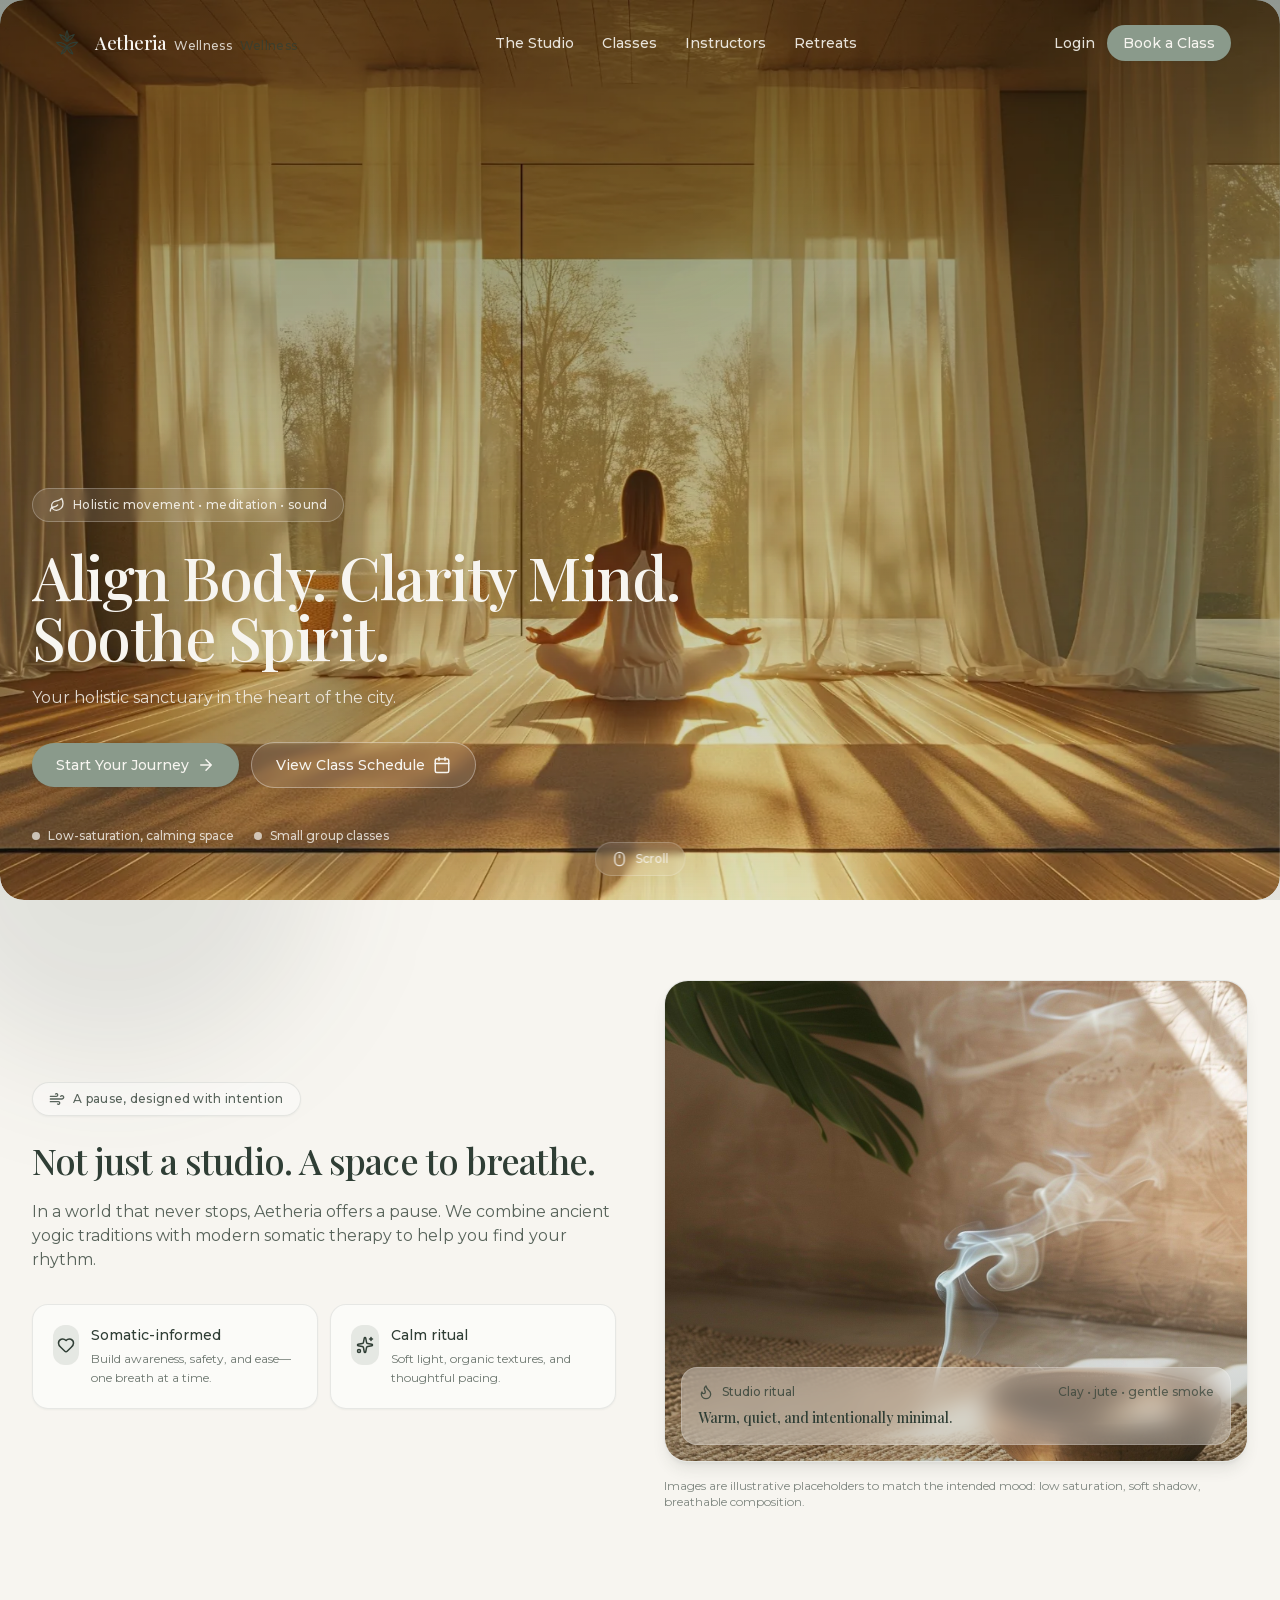
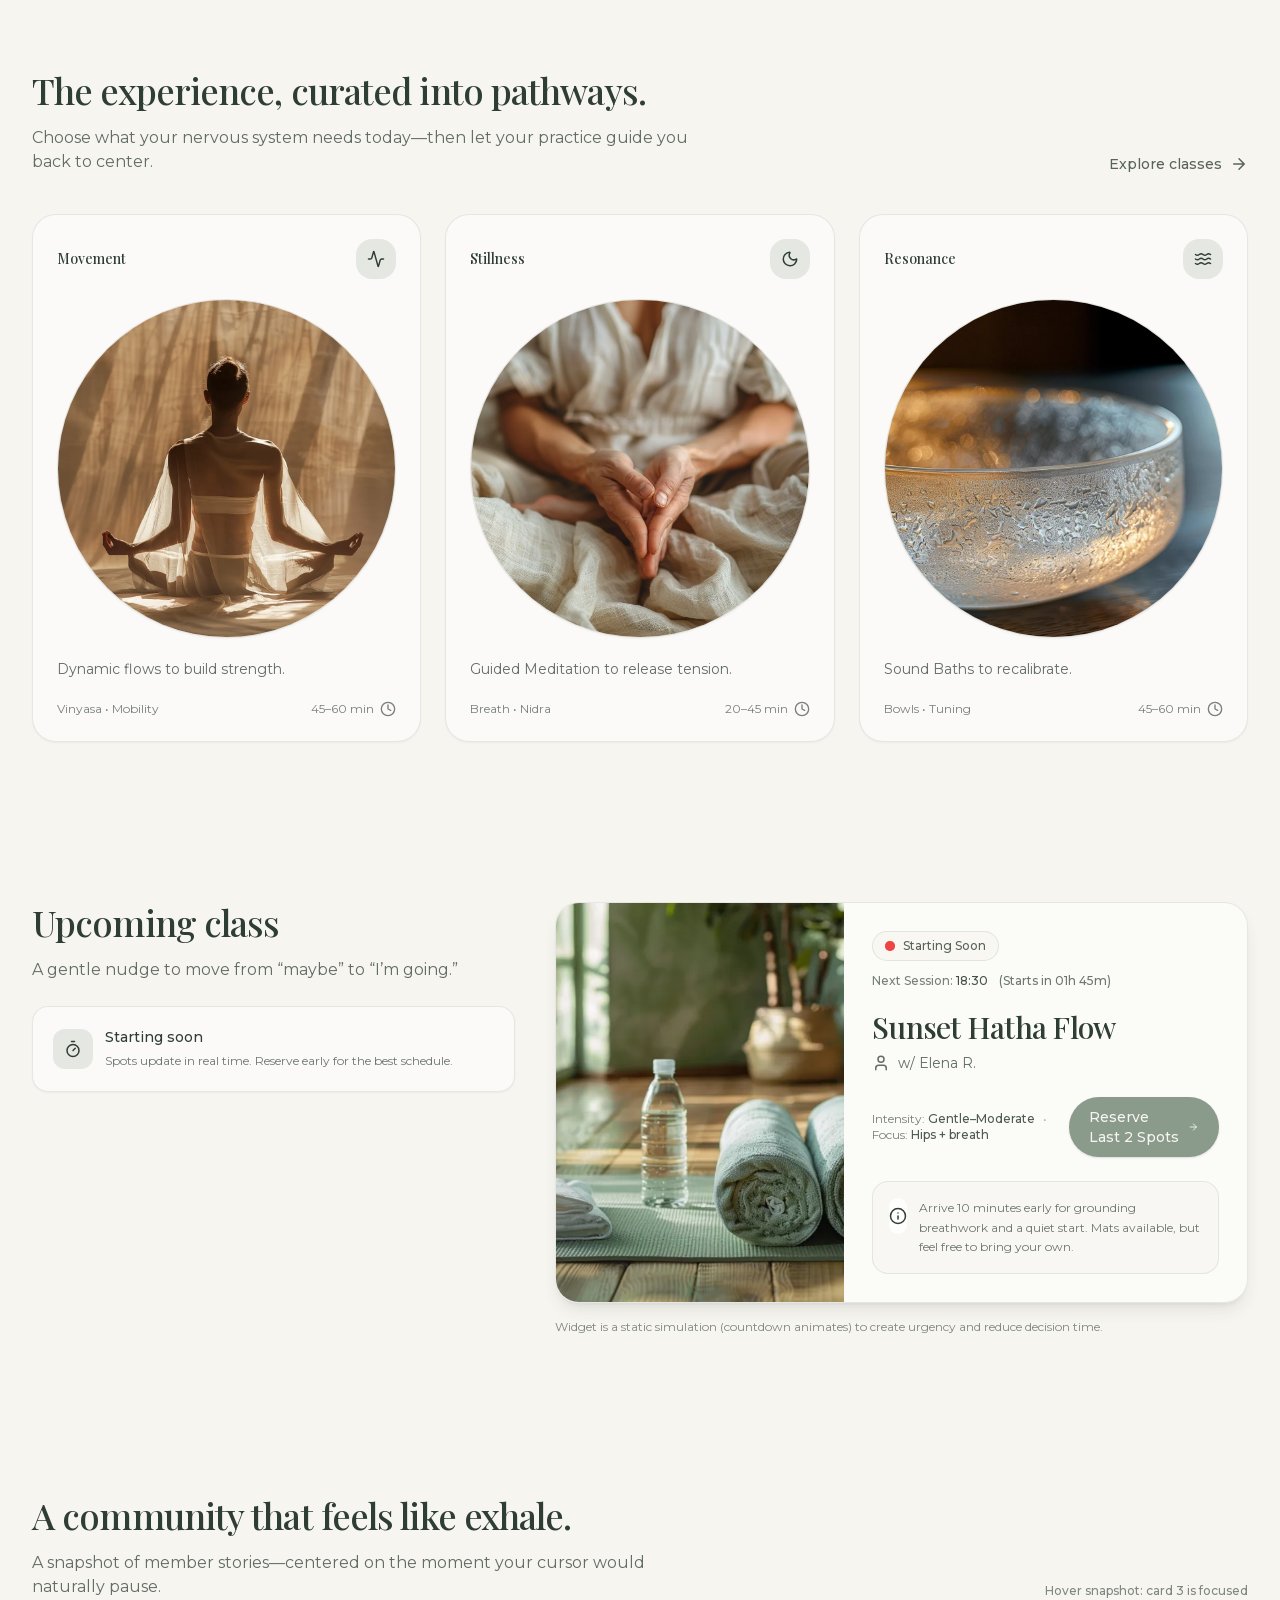
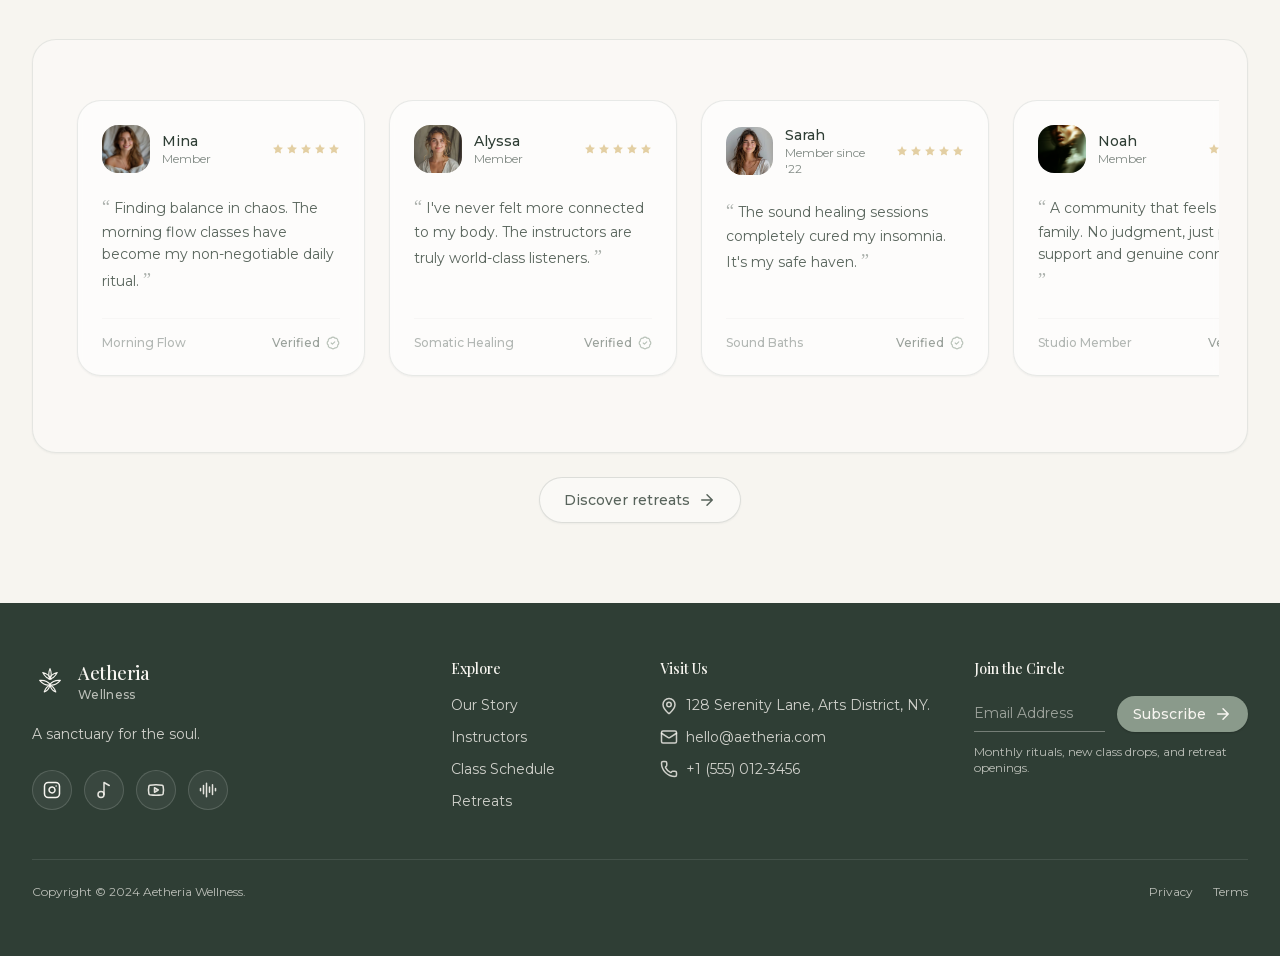
<file: assets/aetheria-wellness-97 - cópia/index.html>
<html lang="en"><head>
<!-- Google tag (gtag.js) -->
<script async src="https://www.googletagmanager.com/gtag/js?id=AW-18054495019"></script>
<script>
  window.dataLayer = window.dataLayer || [];
  function gtag(){dataLayer.push(arguments);}
  gtag('js', new Date());

  gtag('config', 'AW-18054495019');
</script>
<script id="aura-supabase-token-firewall">(function () {
  if (window.__AURA_SUPABASE_FIREWALL__) return;
  window.__AURA_SUPABASE_FIREWALL__ = true;

  var SUPABASE_HOST = "hoirqrkdgbmvpwutwuwj.supabase.co";
  var BLOCKED_KEY_PATTERNS = [
    /^sb-[a-z0-9-]+-auth-token$/i,
    /^supabase\.auth\.token$/i
  ];

  function isBlockedStorageKey(key) {
    if (typeof key !== "string") return false;
    for (var i = 0; i < BLOCKED_KEY_PATTERNS.length; i++) {
      if (BLOCKED_KEY_PATTERNS[i].test(key)) return true;
    }
    return false;
  }

  function toAbsoluteUrl(input) {
    try {
      return new URL(input, window.location.href);
    } catch {
      return null;
    }
  }

  function isSupabaseDestination(input) {
    var parsed = toAbsoluteUrl(input);
    if (!parsed) return false;
    if (SUPABASE_HOST && parsed.host === SUPABASE_HOST) return true;
    return parsed.host.endsWith(".supabase.co");
  }

  function pathLooksSensitive(input) {
    var parsed = toAbsoluteUrl(input);
    if (!parsed) return false;
    return /^\/(auth|rest|functions)\/v1\//.test(parsed.pathname || "");
  }

  function headersContainAuth(headersLike) {
    if (!headersLike) return false;

    try {
      if (typeof Headers !== "undefined" && headersLike instanceof Headers) {
        return !!(headersLike.get("authorization") || headersLike.get("apikey"));
      }
    } catch {}

    if (Array.isArray(headersLike)) {
      for (var i = 0; i < headersLike.length; i++) {
        var pair = headersLike[i] || [];
        var name = String(pair[0] || "").toLowerCase();
        if (name === "authorization" || name === "apikey") return true;
      }
      return false;
    }

    if (typeof headersLike === "object") {
      var keys = Object.keys(headersLike);
      for (var j = 0; j < keys.length; j++) {
        var k = keys[j].toLowerCase();
        if (k === "authorization" || k === "apikey") return true;
      }
    }
    return false;
  }

  function requestLooksSensitive(input, init, extraHeaders) {
    var url = "";
    try {
      if (typeof input === "string") {
        url = input;
      } else if (input && typeof input.url === "string") {
        url = input.url;
      }
    } catch {}

    var headers =
      (init && init.headers) ||
      (input && input.headers) ||
      extraHeaders ||
      null;
    var hasAuthHeaders = headersContainAuth(headers);
    if (hasAuthHeaders) return true;

    if (!url) return false;
    if (isSupabaseDestination(url) && pathLooksSensitive(url)) return true;
    return false;
  }

  function patchStorage(storage, storageName) {
    if (!storage) return;
    var proto = Object.getPrototypeOf(storage);
    if (!proto || proto.__auraSupabaseFirewallPatched) return;

    var rawGetItem = proto.getItem;
    var rawSetItem = proto.setItem;
    var rawRemoveItem = proto.removeItem;
    var rawKey = proto.key;
    var rawLengthDescriptor = Object.getOwnPropertyDescriptor(proto, "length");
    var rawLengthGet = rawLengthDescriptor && rawLengthDescriptor.get;

    function getRawLength(instance) {
      try {
        if (rawLengthGet) return Number(rawLengthGet.call(instance) || 0);
      } catch {}
      try {
        return Number(instance.length || 0);
      } catch {}
      return 0;
    }

    function getVisibleKeys(instance) {
      var visible = [];
      var total = getRawLength(instance);
      for (var i = 0; i < total; i++) {
        var currentKey = rawKey.call(instance, i);
        if (currentKey && !isBlockedStorageKey(currentKey)) {
          visible.push(currentKey);
        }
      }
      return visible;
    }

    function maskBlockedKeyProperty(instance, keyName) {
      if (!keyName || !isBlockedStorageKey(keyName)) return;
      try {
        Object.defineProperty(instance, keyName, {
          configurable: true,
          enumerable: false,
          get: function () {
            return null;
          },
          set: function () {
            return true;
          }
        });
      } catch {}
    }

    function syncBlockedKeyProperties(instance) {
      var total = getRawLength(instance);
      for (var i = 0; i < total; i++) {
        var k = rawKey.call(instance, i);
        if (k) maskBlockedKeyProperty(instance, k);
      }
    }

    proto.getItem = function (key) {
      syncBlockedKeyProperties(this);
      if (isBlockedStorageKey(String(key))) return null;
      return rawGetItem.call(this, key);
    };

    proto.setItem = function (key, value) {
      if (isBlockedStorageKey(String(key))) return;
      return rawSetItem.call(this, key, value);
    };

    proto.removeItem = function (key) {
      if (isBlockedStorageKey(String(key))) return;
      return rawRemoveItem.call(this, key);
    };

    proto.key = function (index) {
      syncBlockedKeyProperties(this);
      var visible = getVisibleKeys(this);
      return visible[index] || null;
    };

    try {
      Object.defineProperty(proto, "length", {
        configurable: true,
        enumerable: false,
        get: function () {
          syncBlockedKeyProperties(this);
          return getVisibleKeys(this).length;
        }
      });
    } catch {}

    var proxyStorage = null;
    try {
      proxyStorage = new Proxy(storage, {
        get: function (target, prop) {
          if (typeof prop === "string" && isBlockedStorageKey(prop)) return null;
          if (prop === "length") return getVisibleKeys(target).length;
          if (prop === "key") {
            return function (index) {
              var visible = getVisibleKeys(target);
              return visible[index] || null;
            };
          }

          var value = target[prop];
          if (typeof value === "function") return value.bind(target);
          return value;
        },
        set: function (target, prop, value) {
          if (typeof prop === "string" && isBlockedStorageKey(prop)) return true;
          target[prop] = value;
          return true;
        },
        has: function (target, prop) {
          if (typeof prop === "string" && isBlockedStorageKey(prop)) return false;
          return prop in target;
        },
        ownKeys: function (target) {
          return getVisibleKeys(target);
        },
        getOwnPropertyDescriptor: function (target, prop) {
          if (typeof prop === "string" && isBlockedStorageKey(prop)) {
            return undefined;
          }
          if (prop === "length") {
            return {
              configurable: true,
              enumerable: false,
              value: getVisibleKeys(target).length,
              writable: false
            };
          }
          return Object.getOwnPropertyDescriptor(target, prop);
        }
      });
    } catch {}

    try {
      if (proxyStorage) {
        Object.defineProperty(window, storageName, {
          configurable: true,
          enumerable: true,
          get: function () {
            return proxyStorage;
          }
        });
      }
    } catch {}

    syncBlockedKeyProperties(storage);
    proto.__auraSupabaseFirewallPatched = true;
  }

  function patchCookieAccess() {
    try {
      var cookieDescriptor = Object.getOwnPropertyDescriptor(Document.prototype, "cookie");
      if (!cookieDescriptor || !cookieDescriptor.configurable) return;

      Object.defineProperty(document, "cookie", {
        configurable: true,
        enumerable: false,
        get: function () {
          return "";
        },
        set: function () {
          return true;
        }
      });
    } catch {}
  }

  function patchFetch() {
    if (typeof window.fetch !== "function") return;
    var rawFetch = window.fetch.bind(window);
    window.fetch = function (input, init) {
      if (requestLooksSensitive(input, init, null)) {
        return Promise.reject(new Error("Blocked by Aura security policy"));
      }
      return rawFetch(input, init);
    };
  }

  function patchXHR() {
    if (typeof XMLHttpRequest === "undefined") return;
    var rawOpen = XMLHttpRequest.prototype.open;
    var rawSetHeader = XMLHttpRequest.prototype.setRequestHeader;
    var rawSend = XMLHttpRequest.prototype.send;

    XMLHttpRequest.prototype.open = function (method, url) {
      this.__auraRequestUrl = String(url || "");
      this.__auraHeaders = {};
      return rawOpen.apply(this, arguments);
    };

    XMLHttpRequest.prototype.setRequestHeader = function (name, value) {
      if (!this.__auraHeaders) this.__auraHeaders = {};
      this.__auraHeaders[String(name || "").toLowerCase()] = String(value || "");
      return rawSetHeader.apply(this, arguments);
    };

    XMLHttpRequest.prototype.send = function () {
      if (requestLooksSensitive(this.__auraRequestUrl || "", null, this.__auraHeaders || null)) {
        throw new Error("Blocked by Aura security policy");
      }
      return rawSend.apply(this, arguments);
    };
  }

  function patchBeacon() {
    if (typeof navigator.sendBeacon !== "function") return;
    var rawBeacon = navigator.sendBeacon.bind(navigator);
    navigator.sendBeacon = function (url, data) {
      if (requestLooksSensitive(url, null, null)) return false;
      return rawBeacon(url, data);
    };
  }

  function patchWebSocket() {
    if (typeof WebSocket === "undefined") return;
    var RawWebSocket = WebSocket;
    window.WebSocket = function (url, protocols) {
      if (requestLooksSensitive(String(url || ""), null, null)) {
        throw new Error("Blocked by Aura security policy");
      }
      return new RawWebSocket(url, protocols);
    };
    window.WebSocket.prototype = RawWebSocket.prototype;
  }

  patchStorage(window.localStorage, "localStorage");
  patchStorage(window.sessionStorage, "sessionStorage");
  patchCookieAccess();
  patchFetch();
  patchXHR();
  patchBeacon();
  patchWebSocket();
})();</script><meta charset="utf-8"/>
<meta content="width=device-width, initial-scale=1.0" name="viewport"/>
<title>Aetheria Wellness — Landing</title>
<link href="https://fonts.googleapis.com" rel="preconnect"/>
<link crossorigin="" href="https://fonts.gstatic.com" rel="preconnect"/>
<link href="assets/css2_bc4c562aaa04.css" rel="stylesheet"/>
<script src="assets/resource_3fa48481346f.es"></script>
<script src="assets/iconify_861b5521e37d.js"></script>
<link href="assets/css2_86e10c4bcbd4.css" id="all-fonts-link-font-geist" rel="stylesheet"/><style id="all-fonts-style-font-geist">.font-geist { font-family: 'Geist', sans-serif !important; }</style><link href="assets/css2_0fc20595ebff.css" id="all-fonts-link-font-roboto" rel="stylesheet"/><style id="all-fonts-style-font-roboto">.font-roboto { font-family: 'Roboto', sans-serif !important; }</style><link href="assets/css2_23afcbef9bdd.css" id="all-fonts-link-font-montserrat" rel="stylesheet"/><style id="all-fonts-style-font-montserrat">.font-montserrat { font-family: 'Montserrat', sans-serif !important; }</style><link href="assets/css2_82ced711bf49.css" id="all-fonts-link-font-poppins" rel="stylesheet"/><style id="all-fonts-style-font-poppins">.font-poppins { font-family: 'Poppins', sans-serif !important; }</style><link href="assets/css2_fa22aa91016e.css" id="all-fonts-link-font-playfair" rel="stylesheet"/><style id="all-fonts-style-font-playfair">.font-playfair { font-family: 'Playfair Display', serif !important; }</style><link href="assets/css2_2b2d87bc82d8.css" id="all-fonts-link-font-instrument-serif" rel="stylesheet"/><style id="all-fonts-style-font-instrument-serif">.font-instrument-serif { font-family: 'Instrument Serif', serif !important; }</style><link href="assets/css2_4fef849c83da.css" id="all-fonts-link-font-merriweather" rel="stylesheet"/><style id="all-fonts-style-font-merriweather">.font-merriweather { font-family: 'Merriweather', serif !important; }</style><link href="assets/css2_a7b22b336fe1.css" id="all-fonts-link-font-bricolage" rel="stylesheet"/><style id="all-fonts-style-font-bricolage">.font-bricolage { font-family: 'Bricolage Grotesque', sans-serif !important; }</style><link href="assets/css2_0b2072b66163.css" id="all-fonts-link-font-jakarta" rel="stylesheet"/><style id="all-fonts-style-font-jakarta">.font-jakarta { font-family: 'Plus Jakarta Sans', sans-serif !important; }</style><link href="assets/css2_9b8bf743d4a8.css" id="all-fonts-link-font-manrope" rel="stylesheet"/><style id="all-fonts-style-font-manrope">.font-manrope { font-family: 'Manrope', sans-serif !important; }</style><link href="assets/css2_8e191ef32247.css" id="all-fonts-link-font-space-grotesk" rel="stylesheet"/><style id="all-fonts-style-font-space-grotesk">.font-space-grotesk { font-family: 'Space Grotesk', sans-serif !important; }</style><link href="assets/css2_70fd47a02eed.css" id="all-fonts-link-font-work-sans" rel="stylesheet"/><style id="all-fonts-style-font-work-sans">.font-work-sans { font-family: 'Work Sans', sans-serif !important; }</style><link href="assets/css2_b52fc18295f8.css" id="all-fonts-link-font-pt-serif" rel="stylesheet"/><style id="all-fonts-style-font-pt-serif">.font-pt-serif { font-family: 'PT Serif', serif !important; }</style><link href="assets/css2_62759cd015bd.css" id="all-fonts-link-font-geist-mono" rel="stylesheet"/><style id="all-fonts-style-font-geist-mono">.font-geist-mono { font-family: 'Geist Mono', monospace !important; }</style><link href="assets/css2_f495c2faa2a6.css" id="all-fonts-link-font-space-mono" rel="stylesheet"/><style id="all-fonts-style-font-space-mono">.font-space-mono { font-family: 'Space Mono', monospace !important; }</style><link href="assets/css2_6f16cdd6fd9f.css" id="all-fonts-link-font-quicksand" rel="stylesheet"/><style id="all-fonts-style-font-quicksand">.font-quicksand { font-family: 'Quicksand', sans-serif !important; }</style><link href="assets/css2_94cb6f0c406a.css" id="all-fonts-link-font-nunito" rel="stylesheet"/><style id="all-fonts-style-font-nunito">.font-nunito { font-family: 'Nunito', sans-serif !important; }</style><link href="assets/css2_6c160a0c4e6f.css" id="all-fonts-link-font-newsreader" rel="stylesheet"/><style id="all-fonts-style-font-newsreader">.font-newsreader { font-family: 'Newsreader', serif !important; }</style><link href="assets/css2_bd407d5ceb4b.css" id="all-fonts-link-font-google-sans-flex" rel="stylesheet"/><style id="all-fonts-style-font-google-sans-flex">.font-google-sans-flex { font-family: 'Google Sans Flex', sans-serif !important; }</style><link href="assets/css2_176e25227b5e.css" id="all-fonts-link-font-oswald" rel="stylesheet"/><style id="all-fonts-style-font-oswald">.font-oswald { font-family: 'Oswald', sans-serif !important; }</style><link href="assets/css2_e5ca562f8909.css" id="all-fonts-link-font-dm-sans" rel="stylesheet"/><style id="all-fonts-style-font-dm-sans">.font-dm-sans { font-family: 'DM Sans', sans-serif !important; }</style><style data-scroll-fix="true">
        /* Scroll fixes for offline viewing */
        html, body {
            overflow: auto !important;
            overflow-x: hidden !important;
            height: auto !important;
            min-height: 100% !important;
            scroll-behavior: auto !important;
            opacity: 1 !important;
            visibility: visible !important;
        }
        
        /* Force visibility - many sites use JS animations for initial display */
        body, .wrapper, main, #__next, #app, .page, .content {
            opacity: 1 !important;
            visibility: visible !important;
            transform: none !important;
        }
        
        /* Disable loader/preloader overlays */
        .loader, .preloader, .loading, [class*="loader"], [class*="preloader"] {
            display: none !important;
            opacity: 0 !important;
        }
        
        /* Show elements that might be hidden for animation */
        .word-inner, .char, .line, [data-aos], [data-scroll],
        .hero-text span, .hero-fade, [class*="hero"] span {
            opacity: 1 !important;
            transform: none !important;
            visibility: visible !important;
        }
        
        /* Reset Tailwind animation utility classes */
        .translate-y-full, .translate-x-full, .-translate-y-full, .-translate-x-full,
        .translate-y-1\/2, .-translate-y-1\/2, .translate-y-\[100\%\], .translate-y-\[110\%\] {
            transform: none !important;
        }
        
        /* Force visibility on common hidden-for-animation patterns */
        .opacity-0, [class*="opacity-0"] {
            opacity: 1 !important;
        }
        
        /* Reset scale transforms used for animations */
        .scale-0, .scale-50, .scale-75 {
            transform: none !important;
        }
        
        html.lenis, html.lenis-smooth, 
        body.lenis, body.lenis-smooth,
        .lenis-wrapper, .lenis-content,
        [data-lenis-prevent], [data-scroll-container] {
            overflow: visible !important;
            height: auto !important;
        }
        
        /* Fix flex containers that might cut off content */
        body.flex.items-center,
        body.flex.justify-center {
            align-items: flex-start !important;
            min-height: 100vh;
            height: auto !important;
        }
        
        /* Ensure main content scrolls */
        main, #__next, #__nuxt, #app, .main-content {
            overflow: visible !important;
            height: auto !important;
        }
        </style></head>
<body class="min-h-screen bg-[#F7F5F0] text-[#2F3E35] antialiased" style="font-family: Montserrat, ui-sans-serif, system-ui, -apple-system, Segoe UI, Roboto, Helvetica, Arial, 'Apple Color Emoji','Segoe UI Emoji';">
<!-- Ambient background -->
<div class="pointer-events-none fixed -z-10 top-0 right-0 bottom-0 left-0">
<div class="-top-24 -translate-x-1/2 bg-[#8A9A8B]/15 w-[28rem] h-[28rem] rounded-full absolute left-1/2 blur-3xl"></div>
<div class="absolute bottom-[-10rem] left-[-6rem] h-[26rem] w-[26rem] rounded-full bg-[#2F3E35]/10 blur-3xl"></div>
<div class="absolute top-[35%] right-[-8rem] h-[24rem] w-[24rem] rounded-full bg-[#8A9A8B]/10 blur-3xl"></div>
</div>
<!-- Header -->
<header class="fixed inset-x-0 top-0 z-50 transition-all duration-300" id="siteHeader">
<div class="mx-auto max-w-7xl px-4 sm:px-6 lg:px-8">
<div class="mt-3 rounded-2xl border border-[#2F3E35]/10 bg-white/70 shadow-sm shadow-[#2F3E35]/10 backdrop-blur-xl" id="navShell">
<div class="flex items-center justify-between px-3 py-3 sm:px-4">
<!-- Logo -->
<a class="group flex items-center gap-2.5" href="#">
<!-- Mark -->
<svg aria-hidden="true" class="w-[36px] h-[36px]" data-icon-replaced="true" fill="none" stroke-width="2" style="color: rgb(47, 62, 53); width: 36px; height: 36px" viewbox="0 0 48 48">
<path d="M24 7.5c2.2 4.8 2.2 9.6 0 14.4C21.8 17.1 21.8 12.3 24 7.5Z" id="lotusStroke" stroke="currentColor" stroke-linecap="round" stroke-linejoin="round" stroke-width="1.5"></path>
<path d="M14.4 12.6c5.2 1.3 8.9 4.3 11.1 9-4.9-.8-8.6-3.8-11.1-9Z" id="lotusStroke2" stroke="currentColor" stroke-linecap="round" stroke-linejoin="round" stroke-width="1.5"></path>
<path d="M33.6 12.6c-2.5 5.2-6.2 8.2-11.1 9 2.2-4.7 5.9-7.7 11.1-9Z" id="lotusStroke3" stroke="currentColor" stroke-linecap="round" stroke-linejoin="round" stroke-width="1.5"></path>
<path class="" d="M10.2 23.2c6.2-.6 11.1 1.4 14.7 6.1-5.6 1-10.5-1.1-14.7-6.1Z" id="lotusStroke4" stroke="currentColor" stroke-linecap="round" stroke-linejoin="round" stroke-width="1.5"></path>
<path class="" d="M37.8 23.2c-4.2 5-9.1 7.1-14.7 6.1 3.6-4.7 8.5-6.7 14.7-6.1Z" id="lotusStroke5" stroke="currentColor" stroke-linecap="round" stroke-linejoin="round" stroke-width="1.5"></path>
<path d="M24 29.4c3.5 1.6 6.1 4.6 7.7 9.1-3.8-1.1-6.4-4.1-7.7-9.1Z" id="lotusStroke6" stroke="currentColor" stroke-linecap="round" stroke-linejoin="round" stroke-width="1.5"></path>
<path d="M24 29.4c-1.3 5-3.9 8-7.7 9.1 1.6-4.5 4.2-7.5 7.7-9.1Z" id="lotusStroke7" stroke="currentColor" stroke-linecap="round" stroke-linejoin="round" stroke-width="1.5"></path>
</svg>
<!-- Wordmark variants -->
<div class="leading-none">
<div class="flex gap-2 items-baseline">
<span class="cursor-pointer text-lg font-medium text-[#F7F5F0] tracking-tight" id="logoLight" onclick="window.location.href='/home'" role="button" style="font-family: 'Playfair Display', ui-serif, Georgia, Cambria, 'Times New Roman', Times, serif">Aetheria</span>
<span class="sm:inline cursor-pointer text-xs font-medium text-[#F7F5F0]/80 tracking-wide" id="logoLightSub" onclick="window.location.href='/home'" role="button">Wellness</span>
<span "times="" cambria,="" class="text-lg font-medium text-[#2F3E35] tracking-tight" display",="" display:="" georgia,="" id="logoDark" new="" none;"="" playfair="" roman",="" serif;="" style="font-family: " times,="" ui-serif,="">Aetheria</span>
<span class="sm:inline cursor-pointer text-xs font-medium text-[#2F3E35]/70 tracking-wide" id="logoDarkSub" onclick="window.location.href='/design-system';window.location.href='/design-system'" role="button">Wellness</span>
</div>
</div>
</a>
<!-- Nav -->
<nav class="hidden md:flex items-center gap-7 text-sm font-medium">
<a class="navLink transition-colors" href="#">The Studio</a>
<a class="navLink transition-colors" href="#">Classes</a>
<a class="navLink transition-colors" href="#">Instructors</a>
<a class="navLink transition-colors" href="#">Retreats</a>
</nav>
<!-- Actions -->
<div class="flex items-center gap-2 sm:gap-3">
<a class="hidden sm:inline text-sm font-medium navLink transition-colors" href="#login">Login</a>
<a class="inline-flex items-center justify-center shadow-[#2F3E35]/10 hover:bg-[#7f8f80] focus:outline-none focus:ring-2 focus:ring-[#8A9A8B]/50 focus:ring-offset-2 focus:ring-offset-transparent transition text-sm font-medium text-[#F7F5F0] bg-[#8A9A8B] rounded-full pt-2 pr-4 pb-2 pl-4 shadow-sm" href="#">
              Book a Class
            </a>
<!-- Mobile menu button -->
<button aria-controls="mobileNav" aria-expanded="false" class="md:hidden inline-flex items-center justify-center rounded-full border border-[#2F3E35]/15 bg-white/60 px-3 py-2 text-[#2F3E35] backdrop-blur-sm transition hover:bg-white/80 focus:outline-none focus:ring-2 focus:ring-[#2F3E35]/15" id="menuBtn">
<span class="sr-only">Open menu</span>
<svg aria-hidden="true" class="iconify iconify--lucide" data-height="18" data-icon="lucide:menu" data-width="18" height="18" role="img" viewbox="0 0 24 24" width="18" xmlns="http://www.w3.org/2000/svg"><path d="M4 5h16M4 12h16M4 19h16" fill="none" stroke="currentColor" stroke-linecap="round" stroke-linejoin="round" stroke-width="2"></path></svg>
</button>
</div>
</div>
<!-- Mobile nav -->
<div class="hidden md:hidden border-t px-4 pb-4 pt-3" id="mobileNav" style="visibility: hidden; display: none;">
<div class="grid gap-2 text-sm font-medium">
<a class="mobileLink rounded-xl px-3 py-2 transition" href="#studio">The Studio</a>
<a class="mobileLink rounded-xl px-3 py-2 transition" href="#classes">Classes</a>
<a class="mobileLink rounded-xl px-3 py-2 transition" href="#instructors">Instructors</a>
<a class="mobileLink rounded-xl px-3 py-2 transition" href="#retreats">Retreats</a>
<a class="mobileLink rounded-xl px-3 py-2 transition" href="#login">Login</a>
</div>
</div>
</div>
</div>
</header>
<!-- Hero -->
<section class="relative min-h-[100svh] overflow-hidden">
<!-- Video background -->
<div class="absolute top-0 right-0 bottom-0 left-0">
<video autoplay="" class="w-full h-full object-cover" loop="" muted="" playsinline="" poster="https://images.unsplash.com/photo-1554311884-415bfda6a5f2?auto=format&amp;fit=crop&amp;w=2400&amp;q=70">
<source class="" src="https://cdn.coverr.co/videos/coverr-woman-meditating-by-the-window-4135/1080p.mp4" type="video/mp4"/>
</video>
<!-- Overlay -->
<div class="absolute inset-0 bg-gradient-to-b from-[#2F3E35]/45 via-[#2F3E35]/20 to-[#F7F5F0]/90"></div>
<div class="bg-[#2F3E35]/10 absolute top-0 right-0 bottom-0 left-0"></div>
</div>
<div class="flex min-h-[100svh] sm:px-6 lg:px-8 max-w-7xl mr-auto ml-auto pt-28 pr-4 pb-14 pl-4 relative items-end">
<!-- Added Background Image -->
<div class="overflow-hidden rounded-3xl absolute top-0 right-0 bottom-0 left-0">
<img alt="Sanctuary ambiance" class="transition-transform duration-700 hover:scale-105 opacity-100 mix-blend-multiply w-full h-full object-cover" src="assets/352469cb-8a32-4217-9a65-5c1aeb_18f69dcb60a6.webp"/>
<div class="mix-blend-multiply absolute top-0 right-0 bottom-0 left-0 pointer-events-auto -z-20"></div>
</div>
<div class="relative z-10 w-full">
<div class="max-w-2xl">
<div class="inline-flex items-center gap-2 rounded-full border border-white/25 bg-white/10 px-4 py-2 text-xs font-medium tracking-wide text-[#F7F5F0]/90 backdrop-blur-sm">
<svg aria-hidden="true" class="iconify iconify--lucide" data-height="16" data-icon="lucide:leaf" data-width="16" height="16" role="img" viewbox="0 0 24 24" width="16" xmlns="http://www.w3.org/2000/svg"><g fill="none" stroke="currentColor" stroke-linecap="round" stroke-linejoin="round" stroke-width="2"><path d="M11 20A7 7 0 0 1 9.8 6.1C15.5 5 17 4.48 19 2c1 2 2 4.18 2 8c0 5.5-4.78 10-10 10"></path><path d="M2 21c0-3 1.85-5.36 5.08-6C9.5 14.52 12 13 13 12"></path></g></svg>
            Holistic movement • meditation • sound
          </div>
<h1 class="mt-6 text-4xl font-medium tracking-tight text-[#F7F5F0] sm:text-5xl lg:text-6xl" style="font-family: 'Playfair Display', ui-serif, Georgia, Cambria, 'Times New Roman', Times, serif;">
            Align Body. Clarity Mind. Soothe Spirit.
          </h1>
<p class="mt-5 max-w-xl text-sm font-normal leading-relaxed text-[#F7F5F0]/85 sm:text-base">
            Your holistic sanctuary in the heart of the city.
          </p>
<div class="mt-8 flex flex-col gap-3 sm:flex-row sm:items-center">
<a class="inline-flex items-center justify-center gap-2 rounded-full bg-[#8A9A8B] px-6 py-3 text-sm font-medium text-[#F7F5F0] shadow-sm shadow-[#2F3E35]/20 hover:bg-[#7f8f80] focus:outline-none focus:ring-2 focus:ring-[#8A9A8B]/50 focus:ring-offset-2 focus:ring-offset-[#2F3E35]/0 transition" href="#journey">
              Start Your Journey
              <svg aria-hidden="true" class="iconify iconify--lucide" data-height="18" data-icon="lucide:arrow-right" data-width="18" height="18" role="img" viewbox="0 0 24 24" width="18" xmlns="http://www.w3.org/2000/svg"><path d="M5 12h14m-7-7l7 7l-7 7" fill="none" stroke="currentColor" stroke-linecap="round" stroke-linejoin="round" stroke-width="2"></path></svg>
</a>
<a class="inline-flex items-center justify-center gap-2 hover:bg-white/15 focus:outline-none focus:ring-2 focus:ring-white/30 transition text-sm font-medium text-[#F7F5F0] bg-white/10 border-white/35 border rounded-full pt-3 pr-6 pb-3 pl-6 backdrop-blur-sm" href="#">
              View Class Schedule
              <svg aria-hidden="true" class="iconify iconify--lucide" data-height="18" data-icon="lucide:calendar" data-width="18" height="18" role="img" viewbox="0 0 24 24" width="18" xmlns="http://www.w3.org/2000/svg"><g fill="none" stroke="currentColor" stroke-linecap="round" stroke-linejoin="round" stroke-width="2"><path d="M8 2v4m8-4v4"></path><rect height="18" rx="2" width="18" x="3" y="4"></rect><path d="M3 10h18"></path></g></svg>
</a>
</div>
<div class="mt-10 flex items-center gap-5 text-xs font-medium text-[#F7F5F0]/80">
<div class="flex items-center gap-2">
<span class="inline-flex h-2 w-2 rounded-full bg-[#F7F5F0]/70"></span>
              Low-saturation, calming space
            </div>
<div class="hidden sm:flex items-center gap-2">
<span class="inline-flex h-2 w-2 rounded-full bg-[#F7F5F0]/70"></span>
              Small group classes
            </div>
</div>
</div>
</div>
</div>
<!-- Scroll hint -->
<div class="pointer-events-none -translate-x-1/2 absolute bottom-6 left-1/2">
<div class="flex gap-2 text-xs font-medium text-[#F7F5F0]/85 bg-white/10 border-white/20 border rounded-full pt-2 pr-4 pb-2 pl-4 backdrop-blur-sm items-center">
<svg aria-hidden="true" class="iconify iconify--lucide" data-height="16" data-icon="lucide:mouse" data-width="16" height="16" role="img" viewbox="0 0 24 24" width="16" xmlns="http://www.w3.org/2000/svg"><g fill="none" stroke="currentColor" stroke-linecap="round" stroke-linejoin="round" stroke-width="2"><rect height="20" rx="7" width="14" x="5" y="2"></rect><path d="M12 6v4"></path></g></svg>
        Scroll
      </div>
</div>
</section>
<!-- Introduction -->
<section class="relative scroll-mt-28" id="studio">
<div class="sm:px-6 lg:px-8 lg:py-20 max-w-7xl mr-auto ml-auto pt-16 pr-4 pb-16 pl-4">
<div class="grid items-center gap-10 lg:grid-cols-12 lg:gap-12">
<div class="lg:col-span-6">
<div class="inline-flex items-center gap-2 rounded-full border border-[#2F3E35]/10 bg-white/40 px-4 py-2 text-xs font-medium tracking-wide text-[#2F3E35]/80 shadow-sm shadow-[#2F3E35]/5">
<svg aria-hidden="true" class="iconify iconify--lucide" data-height="16" data-icon="lucide:wind" data-width="16" height="16" role="img" viewbox="0 0 24 24" width="16" xmlns="http://www.w3.org/2000/svg"><path d="M12.8 19.6A2 2 0 1 0 14 16H2m15.5-8a2.5 2.5 0 1 1 2 4H2m7.8-7.6A2 2 0 1 1 11 8H2" fill="none" stroke="currentColor" stroke-linecap="round" stroke-linejoin="round" stroke-width="2"></path></svg>
            A pause, designed with intention
          </div>
<h2 class="mt-6 text-3xl font-medium tracking-tight text-[#2F3E35] sm:text-4xl" style="font-family: 'Playfair Display', ui-serif, Georgia, Cambria, 'Times New Roman', Times, serif;">
            Not just a studio. A space to breathe.
          </h2>
<p class="mt-5 text-sm leading-relaxed text-[#2F3E35]/80 sm:text-base">
            In a world that never stops, Aetheria offers a pause. We combine ancient yogic traditions with modern somatic therapy to help you find your rhythm.
          </p>
<div class="mt-8 grid gap-3 sm:grid-cols-2">
<div class="rounded-2xl border border-[#2F3E35]/10 bg-white/55 p-5 shadow-sm shadow-[#2F3E35]/5">
<div class="flex items-start gap-3">
<div class="flex h-10 w-10 items-center justify-center rounded-xl bg-[#8A9A8B]/20 text-[#2F3E35]">
<svg aria-hidden="true" class="iconify iconify--lucide" data-height="18" data-icon="lucide:heart" data-width="18" height="18" role="img" viewbox="0 0 24 24" width="18" xmlns="http://www.w3.org/2000/svg"><path d="M2 9.5a5.5 5.5 0 0 1 9.591-3.676a.56.56 0 0 0 .818 0A5.49 5.49 0 0 1 22 9.5c0 2.29-1.5 4-3 5.5l-5.492 5.313a2 2 0 0 1-3 .019L5 15c-1.5-1.5-3-3.2-3-5.5" fill="none" stroke="currentColor" stroke-linecap="round" stroke-linejoin="round" stroke-width="2"></path></svg>
</div>
<div class="">
<div class="text-sm font-medium text-[#2F3E35]">Somatic-informed</div>
<div class="mt-1 text-xs leading-relaxed text-[#2F3E35]/70">Build awareness, safety, and ease—one breath at a time.</div>
</div>
</div>
</div>
<div class="rounded-2xl border border-[#2F3E35]/10 bg-white/55 p-5 shadow-sm shadow-[#2F3E35]/5">
<div class="flex items-start gap-3">
<div class="flex h-10 w-10 items-center justify-center rounded-xl bg-[#8A9A8B]/20 text-[#2F3E35]">
<svg aria-hidden="true" class="iconify iconify--lucide" data-height="18" data-icon="lucide:sparkles" data-width="18" height="18" role="img" viewbox="0 0 24 24" width="18" xmlns="http://www.w3.org/2000/svg"><g fill="none" stroke="currentColor" stroke-linecap="round" stroke-linejoin="round" stroke-width="2"><path d="M11.017 2.814a1 1 0 0 1 1.966 0l1.051 5.558a2 2 0 0 0 1.594 1.594l5.558 1.051a1 1 0 0 1 0 1.966l-5.558 1.051a2 2 0 0 0-1.594 1.594l-1.051 5.558a1 1 0 0 1-1.966 0l-1.051-5.558a2 2 0 0 0-1.594-1.594l-5.558-1.051a1 1 0 0 1 0-1.966l5.558-1.051a2 2 0 0 0 1.594-1.594zM20 2v4m2-2h-4"></path><circle cx="4" cy="20" r="2"></circle></g></svg>
</div>
<div class="">
<div class="text-sm font-medium text-[#2F3E35]">Calm ritual</div>
<div class="mt-1 text-xs leading-relaxed text-[#2F3E35]/70">Soft light, organic textures, and thoughtful pacing.</div>
</div>
</div>
</div>
</div>
</div>
<div class="lg:col-span-6">
<div class="relative overflow-hidden rounded-3xl border border-[#2F3E35]/10 bg-white/40 shadow-lg shadow-[#2F3E35]/10">
<img alt="A calm studio corner with earthy textures" class="sm:h-[30rem] w-full h-[26rem] object-cover" src="assets/58e8b929-46f7-4ac2-afcc-365ff8_b1f7e12aa485.jpg" style=""/>
<div class="bg-gradient-to-t from-[#2F3E35]/30 via-transparent to-transparent absolute top-0 right-0 bottom-0 left-0"></div>
<div class="absolute bottom-4 left-4 right-4">
<div class="flex flex-col gap-2 rounded-2xl border border-white/20 bg-white/35 p-4 backdrop-blur-md">
<div class="flex items-center justify-between gap-3">
<div class="flex items-center gap-2 text-xs font-medium text-[#2F3E35]/80">
<svg aria-hidden="true" class="iconify iconify--lucide" data-height="16" data-icon="lucide:flame" data-width="16" height="16" role="img" viewbox="0 0 24 24" width="16" xmlns="http://www.w3.org/2000/svg"><path d="M12 3q1 4 4 6.5t3 5.5a1 1 0 0 1-14 0a5 5 0 0 1 1-3a1 1 0 0 0 5 0c0-2-1.5-3-1.5-5q0-2 2.5-4" fill="none" stroke="currentColor" stroke-linecap="round" stroke-linejoin="round" stroke-width="2"></path></svg>
                    Studio ritual
                  </div>
<div class="text-xs font-medium text-[#2F3E35]/70">Clay • jute • gentle smoke</div>
</div>
<div class="text-sm font-medium text-[#2F3E35]" style="font-family: 'Playfair Display', ui-serif, Georgia, Cambria, 'Times New Roman', Times, serif;">
                  Warm, quiet, and intentionally minimal.
                </div>
</div>
</div>
</div>
<div class="mt-4 text-xs text-[#2F3E35]/60">
            Images are illustrative placeholders to match the intended mood: low saturation, soft shadow, breathable composition.
          </div>
</div>
</div>
</div>
</section>
<!-- The Experience -->
<section class="relative scroll-mt-28" id="journey">
<div class="mx-auto max-w-7xl px-4 py-16 sm:px-6 lg:px-8 lg:py-20">
<div class="flex flex-col gap-4 sm:flex-row sm:items-end sm:justify-between">
<div class="max-w-2xl">
<h2 class="text-3xl font-medium tracking-tight text-[#2F3E35] sm:text-4xl" style="font-family: 'Playfair Display', ui-serif, Georgia, Cambria, 'Times New Roman', Times, serif;">
            The experience, curated into pathways.
          </h2>
<p class="mt-4 text-sm leading-relaxed text-[#2F3E35]/75 sm:text-base">
            Choose what your nervous system needs today—then let your practice guide you back to center.
          </p>
</div>
<a class="inline-flex items-center gap-2 text-sm font-medium text-[#2F3E35]/80 hover:text-[#2F3E35] transition" href="#classes">
          Explore classes
          <svg aria-hidden="true" class="iconify iconify--lucide" data-height="18" data-icon="lucide:arrow-right" data-width="18" height="18" role="img" viewbox="0 0 24 24" width="18" xmlns="http://www.w3.org/2000/svg"><path d="M5 12h14m-7-7l7 7l-7 7" fill="none" stroke="currentColor" stroke-linecap="round" stroke-linejoin="round" stroke-width="2"></path></svg>
</a>
</div>
<div class="mt-10 grid gap-6 lg:grid-cols-3">
<!-- Movement -->
<article class="group rounded-3xl border border-[#2F3E35]/10 bg-white/50 p-6 shadow-sm shadow-[#2F3E35]/5 transition hover:shadow-md hover:shadow-[#2F3E35]/10">
<div class="flex items-center justify-between gap-4">
<div class="text-sm font-medium text-[#2F3E35]" style="font-family: 'Playfair Display', ui-serif, Georgia, Cambria, 'Times New Roman', Times, serif;">Movement</div>
<div class="flex h-10 w-10 items-center justify-center rounded-2xl bg-[#8A9A8B]/20 text-[#2F3E35]">
<svg aria-hidden="true" class="iconify iconify--lucide" data-height="18" data-icon="lucide:activity" data-width="18" height="18" role="img" viewbox="0 0 24 24" width="18" xmlns="http://www.w3.org/2000/svg"><path d="M22 12h-2.48a2 2 0 0 0-1.93 1.46l-2.35 8.36a.25.25 0 0 1-.48 0L9.24 2.18a.25.25 0 0 0-.48 0l-2.35 8.36A2 2 0 0 1 4.49 12H2" fill="none" stroke="currentColor" stroke-linecap="round" stroke-linejoin="round" stroke-width="2"></path></svg>
</div>
</div>
<div class="mt-5 overflow-hidden rounded-full border border-[#2F3E35]/10 bg-[#F7F5F0] shadow-sm shadow-[#2F3E35]/5">
<img alt="Abstract yoga movement" class="aspect-square w-full object-cover saturate-75" src="assets/dbd2be38-6163-4516-a322-516a7a_48fa12c1844d.webp" style=""/>
</div>
<p class="mt-5 text-sm leading-relaxed text-[#2F3E35]/75">
            Dynamic flows to build strength.
          </p>
<div class="mt-5 flex items-center justify-between text-xs text-[#2F3E35]/65">
<span>Vinyasa • Mobility</span>
<span class="inline-flex items-center gap-1.5">
              45–60 min
              <svg aria-hidden="true" class="iconify iconify--lucide" data-height="16" data-icon="lucide:clock" data-width="16" height="16" role="img" viewbox="0 0 24 24" width="16" xmlns="http://www.w3.org/2000/svg"><g fill="none" stroke="currentColor" stroke-linecap="round" stroke-linejoin="round" stroke-width="2"><path d="M12 6v6l4 2"></path><circle cx="12" cy="12" r="10"></circle></g></svg>
</span>
</div>
</article>
<!-- Stillness -->
<article class="group rounded-3xl border border-[#2F3E35]/10 bg-white/50 p-6 shadow-sm shadow-[#2F3E35]/5 transition hover:shadow-md hover:shadow-[#2F3E35]/10">
<div class="flex items-center justify-between gap-4">
<div class="text-sm font-medium text-[#2F3E35]" style="font-family: 'Playfair Display', ui-serif, Georgia, Cambria, 'Times New Roman', Times, serif;">Stillness</div>
<div class="flex h-10 w-10 items-center justify-center rounded-2xl bg-[#8A9A8B]/20 text-[#2F3E35]">
<svg aria-hidden="true" class="iconify iconify--lucide" data-height="18" data-icon="lucide:moon" data-width="18" height="18" role="img" viewbox="0 0 24 24" width="18" xmlns="http://www.w3.org/2000/svg"><path d="M20.985 12.486a9 9 0 1 1-9.473-9.472c.405-.022.617.46.402.803a6 6 0 0 0 8.268 8.268c.344-.215.825-.004.803.401" fill="none" stroke="currentColor" stroke-linecap="round" stroke-linejoin="round" stroke-width="2"></path></svg>
</div>
</div>
<div class="mt-5 overflow-hidden rounded-full border border-[#2F3E35]/10 bg-[#F7F5F0] shadow-sm shadow-[#2F3E35]/5">
<img alt="Hands resting in a gentle meditation mudra" class="aspect-square w-full object-cover saturate-75" src="assets/5e710d7d-e9d7-4d30-ac98-d85eb5_82206e983fe3.webp" style=""/>
</div>
<p class="mt-5 text-sm leading-relaxed text-[#2F3E35]/75">
            Guided Meditation to release tension.
          </p>
<div class="mt-5 flex items-center justify-between text-xs text-[#2F3E35]/65">
<span>Breath • Nidra</span>
<span class="inline-flex items-center gap-1.5">
              20–45 min
              <svg aria-hidden="true" class="iconify iconify--lucide" data-height="16" data-icon="lucide:clock" data-width="16" height="16" role="img" viewbox="0 0 24 24" width="16" xmlns="http://www.w3.org/2000/svg"><g fill="none" stroke="currentColor" stroke-linecap="round" stroke-linejoin="round" stroke-width="2"><path d="M12 6v6l4 2"></path><circle cx="12" cy="12" r="10"></circle></g></svg>
</span>
</div>
</article>
<!-- Resonance -->
<article class="group rounded-3xl border border-[#2F3E35]/10 bg-white/50 p-6 shadow-sm shadow-[#2F3E35]/5 transition hover:shadow-md hover:shadow-[#2F3E35]/10">
<div class="flex items-center justify-between gap-4">
<div class="text-sm font-medium text-[#2F3E35]" style="font-family: 'Playfair Display', ui-serif, Georgia, Cambria, 'Times New Roman', Times, serif;">Resonance</div>
<div class="flex h-10 w-10 items-center justify-center rounded-2xl bg-[#8A9A8B]/20 text-[#2F3E35]">
<svg aria-hidden="true" class="iconify iconify--lucide" data-height="18" data-icon="lucide:waves" data-width="18" height="18" role="img" viewbox="0 0 24 24" width="18" xmlns="http://www.w3.org/2000/svg"><path d="M2 6c.6.5 1.2 1 2.5 1C7 7 7 5 9.5 5c2.6 0 2.4 2 5 2c2.5 0 2.5-2 5-2c1.3 0 1.9.5 2.5 1M2 12c.6.5 1.2 1 2.5 1c2.5 0 2.5-2 5-2c2.6 0 2.4 2 5 2c2.5 0 2.5-2 5-2c1.3 0 1.9.5 2.5 1M2 18c.6.5 1.2 1 2.5 1c2.5 0 2.5-2 5-2c2.6 0 2.4 2 5 2c2.5 0 2.5-2 5-2c1.3 0 1.9.5 2.5 1" fill="none" stroke="currentColor" stroke-linecap="round" stroke-linejoin="round" stroke-width="2"></path></svg>
</div>
</div>
<div class="mt-5 overflow-hidden rounded-full border border-[#2F3E35]/10 bg-[#F7F5F0] shadow-sm shadow-[#2F3E35]/5">
<img alt="A minimal sound bowl detail" class="aspect-square w-full object-cover saturate-75" src="assets/c87b2534-a3c0-4f40-8666-7e8328_488141aa50d9.webp" style=""/>
</div>
<p class="mt-5 text-sm leading-relaxed text-[#2F3E35]/75">
            Sound Baths to recalibrate.
          </p>
<div class="mt-5 flex items-center justify-between text-xs text-[#2F3E35]/65">
<span class="">Bowls • Tuning</span>
<span class="inline-flex items-center gap-1.5">
              45–60 min
              <svg aria-hidden="true" class="iconify iconify--lucide" data-height="16" data-icon="lucide:clock" data-width="16" height="16" role="img" viewbox="0 0 24 24" width="16" xmlns="http://www.w3.org/2000/svg"><g fill="none" stroke="currentColor" stroke-linecap="round" stroke-linejoin="round" stroke-width="2"><path d="M12 6v6l4 2"></path><circle cx="12" cy="12" r="10"></circle></g></svg>
</span>
</div>
</article>
</div>
</div>
</section>
<!-- Upcoming classes widget -->
<section class="relative scroll-mt-28" id="classes">
<div class="mx-auto max-w-7xl px-4 py-16 sm:px-6 lg:px-8 lg:py-20">
<div class="grid items-start gap-8 lg:grid-cols-12 lg:gap-10">
<div class="lg:col-span-5">
<h2 class="text-3xl font-medium tracking-tight text-[#2F3E35] sm:text-4xl" style="font-family: 'Playfair Display', ui-serif, Georgia, Cambria, 'Times New Roman', Times, serif;">
            Upcoming class
          </h2>
<p class="mt-4 text-sm leading-relaxed text-[#2F3E35]/75 sm:text-base">
            A gentle nudge to move from “maybe” to “I’m going.”
          </p>
<div class="mt-6 rounded-2xl border border-[#2F3E35]/10 bg-white/50 p-5 shadow-sm shadow-[#2F3E35]/5">
<div class="flex items-start gap-3">
<div class="mt-0.5 flex h-10 w-10 items-center justify-center rounded-xl bg-[#8A9A8B]/20 text-[#2F3E35]">
<svg aria-hidden="true" class="iconify iconify--lucide" data-height="18" data-icon="lucide:timer" data-width="18" height="18" role="img" viewbox="0 0 24 24" width="18" xmlns="http://www.w3.org/2000/svg"><g fill="none" stroke="currentColor" stroke-linecap="round" stroke-linejoin="round" stroke-width="2"><path d="M10 2h4m-2 12l3-3"></path><circle cx="12" cy="14" r="8"></circle></g></svg>
</div>
<div class="">
<div class="text-sm font-medium text-[#2F3E35]">Starting soon</div>
<div class="mt-1 text-xs leading-relaxed text-[#2F3E35]/70">
                  Spots update in real time. Reserve early for the best schedule.
                </div>
</div>
</div>
</div>
</div>
<div class="lg:col-span-7">
<div class="overflow-hidden rounded-3xl border border-[#2F3E35]/10 bg-white/55 shadow-lg shadow-[#2F3E35]/10">
<div class="grid gap-0 md:grid-cols-12">
<div class="relative md:col-span-5">
<img alt="A rolled yoga mat with a water bottle and towel" class="h-full w-full object-cover md:min-h-[18rem] saturate-75" src="assets/36f4f4f5-c0f6-4192-b331-30772f_3bc9030f634f.webp" style=""/>
<div class="absolute inset-0 bg-gradient-to-t from-[#2F3E35]/20 via-transparent to-transparent"></div>
</div>
<div class="md:col-span-7">
<div class="p-6 sm:p-7">
<div class="flex flex-wrap items-center justify-between gap-3">
<div class="inline-flex items-center gap-2 rounded-full border border-[#2F3E35]/10 bg-[#F7F5F0]/70 px-3 py-1.5 text-xs font-medium text-[#2F3E35]/80">
<span class="relative flex h-2.5 w-2.5">
<span class="absolute inline-flex h-full w-full animate-ping rounded-full bg-red-500/60"></span>
<span class="relative inline-flex h-2.5 w-2.5 rounded-full bg-red-500"></span>
</span>
                      Starting Soon
                    </div>
<div class="text-xs font-medium text-[#2F3E35]/65">
                      Next Session: <span class="text-[#2F3E35]/90">18:30</span>
<span class="ml-2 text-[#2F3E35]/70">(Starts in <span id="countdown">01h 45m</span>)</span>
</div>
</div>
<div class="mt-5">
<div class="text-2xl font-medium tracking-tight text-[#2F3E35] sm:text-3xl" style="font-family: 'Playfair Display', ui-serif, Georgia, Cambria, 'Times New Roman', Times, serif;">
                      Sunset Hatha Flow
                    </div>
<div class="mt-2 flex items-center gap-2 text-sm text-[#2F3E35]/75">
<svg aria-hidden="true" class="iconify iconify--lucide" data-height="18" data-icon="lucide:user" data-width="18" height="18" role="img" viewbox="0 0 24 24" width="18" xmlns="http://www.w3.org/2000/svg"><g fill="none" stroke="currentColor" stroke-linecap="round" stroke-linejoin="round" stroke-width="2"><path d="M19 21v-2a4 4 0 0 0-4-4H9a4 4 0 0 0-4 4v2"></path><circle cx="12" cy="7" r="4"></circle></g></svg>
                      w/ Elena R.
                    </div>
</div>
<div class="mt-6 flex flex-col gap-3 sm:flex-row sm:items-center sm:justify-between">
<div class="text-xs text-[#2F3E35]/65">
                      Intensity: <span class="font-medium text-[#2F3E35]/85">Gentle–Moderate</span><span class="mx-2 text-[#2F3E35]/40">•</span>
                      Focus: <span class="font-medium text-[#2F3E35]/85">Hips + breath</span>
</div>
<a class="inline-flex items-center justify-center gap-2 rounded-full bg-[#8A9A8B] px-5 py-2.5 text-sm font-medium text-[#F7F5F0] shadow-sm shadow-[#2F3E35]/15 hover:bg-[#7f8f80] focus:outline-none focus:ring-2 focus:ring-[#8A9A8B]/50 focus:ring-offset-2 focus:ring-offset-white transition" href="#reserve">
                      Reserve Last 2 Spots
                      <svg aria-hidden="true" class="iconify iconify--lucide" data-height="18" data-icon="lucide:arrow-right" data-width="18" height="18" role="img" viewbox="0 0 24 24" width="18" xmlns="http://www.w3.org/2000/svg"><path d="M5 12h14m-7-7l7 7l-7 7" fill="none" stroke="currentColor" stroke-linecap="round" stroke-linejoin="round" stroke-width="2"></path></svg>
</a>
</div>
<div class="mt-6 rounded-2xl border border-[#2F3E35]/10 bg-[#F7F5F0]/60 p-4">
<div class="flex items-start gap-3">
<div class="flex h-9 w-9 items-center justify-center rounded-xl bg-white/70 text-[#2F3E35]">
<svg aria-hidden="true" class="iconify iconify--lucide" data-height="18" data-icon="lucide:info" data-width="18" height="18" role="img" viewbox="0 0 24 24" width="18" xmlns="http://www.w3.org/2000/svg"><g fill="none" stroke="currentColor" stroke-linecap="round" stroke-linejoin="round" stroke-width="2"><circle cx="12" cy="12" r="10"></circle><path d="M12 16v-4m0-4h.01"></path></g></svg>
</div>
<div class="text-xs leading-relaxed text-[#2F3E35]/70">
                        Arrive 10 minutes early for grounding breathwork and a quiet start. Mats available, but feel free to bring your own.
                      </div>
</div>
</div>
</div>
</div>
</div>
</div>
<div class="mt-4 text-xs text-[#2F3E35]/60">
            Widget is a static simulation (countdown animates) to create urgency and reduce decision time.
          </div>
</div>
</div>
</div>
</section>
<!-- Testimonials (interactive snapshot simulation) -->
<section class="relative scroll-mt-28" id="instructors">
<div class="sm:px-6 lg:px-8 lg:py-20 max-w-7xl mr-auto ml-auto pt-16 pr-4 pb-16 pl-4">
<div class="flex flex-col gap-3 sm:flex-row sm:items-end sm:justify-between">
<div class="max-w-2xl">
<h2 class="text-3xl font-medium tracking-tight text-[#2F3E35] sm:text-4xl" style="font-family: 'Playfair Display', ui-serif, Georgia, Cambria, 'Times New Roman', Times, serif;">
            A community that feels like exhale.
          </h2>
<p class="mt-4 text-sm leading-relaxed text-[#2F3E35]/75 sm:text-base">
            A snapshot of member stories—centered on the moment your cursor would naturally pause.
          </p>
</div>
<div class="text-xs font-medium text-[#2F3E35]/60">
          Hover snapshot: card 3 is focused
        </div>
</div>
<div class="mt-10 overflow-hidden rounded-3xl border border-[#2F3E35]/10 bg-white/35 shadow-sm shadow-[#2F3E35]/5">
<div class="sm:p-7 pt-6 pr-6 pb-6 pl-6">
<div class="flex overflow-x-auto snap-x w-full pt-8 pr-4 pb-12 pl-4 gap-x-6 gap-y-6" style="scrollbar-width: none; -ms-overflow-style: none">
<!-- Style to hide scrollbar -->
<style class="">
    [data-element-id="aura-emjx5p4sznd9ov8b"]::-webkit-scrollbar {
      display: none;
    }
  </style>
<!-- Card 1 -->
<div class="group relative w-[18rem] shrink-0 snap-center flex flex-col justify-between rounded-3xl border border-[#2F3E35]/10 bg-white/60 p-6 shadow-sm shadow-[#2F3E35]/5 backdrop-blur-sm transition-all duration-500 ease-out hover:scale-[1.08] hover:bg-white hover:shadow-2xl hover:shadow-[#2F3E35]/10 hover:border-[#2F3E35]/20 hover:z-10 cursor-default">
<div class="">
<div class="flex items-center justify-between gap-3">
<div class="flex items-center gap-3">
<div class="h-12 w-12 overflow-hidden rounded-2xl bg-[#8A9A8B]/15">
<img alt="Mina" class="h-full w-full object-cover saturate-75 transition-all duration-500 group-hover:saturate-100" src="assets/464d7e64-b970-44dc-baa4-96932b_a1fe53cf2ff0.webp" style=""/>
</div>
<div>
<div class="text-sm font-medium text-[#2F3E35]">Mina</div>
<div class="text-xs text-[#2F3E35]/60">Member</div>
</div>
</div>
<div class="flex gap-0.5 text-[#caa24c] opacity-50 transition-opacity duration-300 group-hover:opacity-100">
<svg class="lucide lucide-star" fill="currentColor" height="12" stroke="none" viewbox="0 0 24 24" width="12" xmlns="http://www.w3.org/2000/svg"><polygon points="12 2 15.09 8.26 22 9.27 17 14.14 18.18 21.02 12 17.77 5.82 21.02 7 14.14 2 9.27 8.91 8.26 12 2"></polygon></svg>
<svg class="lucide lucide-star" fill="currentColor" height="12" stroke="none" viewbox="0 0 24 24" width="12" xmlns="http://www.w3.org/2000/svg"><polygon points="12 2 15.09 8.26 22 9.27 17 14.14 18.18 21.02 12 17.77 5.82 21.02 7 14.14 2 9.27 8.91 8.26 12 2"></polygon></svg>
<svg class="lucide lucide-star" fill="currentColor" height="12" stroke="none" viewbox="0 0 24 24" width="12" xmlns="http://www.w3.org/2000/svg"><polygon points="12 2 15.09 8.26 22 9.27 17 14.14 18.18 21.02 12 17.77 5.82 21.02 7 14.14 2 9.27 8.91 8.26 12 2"></polygon></svg>
<svg class="lucide lucide-star" fill="currentColor" height="12" stroke="none" viewbox="0 0 24 24" width="12" xmlns="http://www.w3.org/2000/svg"><polygon points="12 2 15.09 8.26 22 9.27 17 14.14 18.18 21.02 12 17.77 5.82 21.02 7 14.14 2 9.27 8.91 8.26 12 2"></polygon></svg>
<svg class="lucide lucide-star" fill="currentColor" height="12" stroke="none" viewbox="0 0 24 24" width="12" xmlns="http://www.w3.org/2000/svg"><polygon points="12 2 15.09 8.26 22 9.27 17 14.14 18.18 21.02 12 17.77 5.82 21.02 7 14.14 2 9.27 8.91 8.26 12 2"></polygon></svg>
</div>
</div>
<blockquote class="mt-5 text-sm leading-relaxed text-[#2F3E35]/80 transition-colors duration-300 group-hover:text-[#2F3E35]">
<span class="font-serif text-[#2F3E35]/40 text-lg">“</span>
        Finding balance in chaos. The morning flow classes have become my non-negotiable daily ritual.
        <span class="font-serif text-[#2F3E35]/40 text-lg">”</span>
</blockquote>
</div>
<div class="mt-6 flex items-center justify-between border-t border-[#2F3E35]/5 pt-4 opacity-60 transition-all duration-300 group-hover:opacity-100">
<span class="text-xs font-medium text-[#2F3E35]/60">Morning Flow</span>
<span class="flex items-center gap-1.5 text-xs font-medium text-[#2F3E35]/80">
        Verified
        <svg class="lucide lucide-badge-check text-[#8A9A8B]" fill="none" height="14" stroke="currentColor" stroke-linecap="round" stroke-linejoin="round" stroke-width="2" viewbox="0 0 24 24" width="14" xmlns="http://www.w3.org/2000/svg"><path d="M3.85 8.62a4 4 0 0 1 4.78-4.77 4 4 0 0 1 6.74 0 4 4 0 0 1 4.78 4.78 4 4 0 0 1 0 6.74 4 4 0 0 1-4.77 4.78 4 4 0 0 1-6.75 0 4 4 0 0 1-4.78-4.77 4 4 0 0 1 0-6.76Z"></path><path class="" d="m9 12 2 2 4-4"></path></svg>
</span>
</div>
</div>
<!-- Card 2 -->
<div class="group relative w-[18rem] shrink-0 snap-center flex flex-col justify-between rounded-3xl border border-[#2F3E35]/10 bg-white/60 p-6 shadow-sm shadow-[#2F3E35]/5 backdrop-blur-sm transition-all duration-500 ease-out hover:scale-[1.08] hover:bg-white hover:shadow-2xl hover:shadow-[#2F3E35]/10 hover:border-[#2F3E35]/20 hover:z-10 cursor-default">
<div class="">
<div class="flex items-center justify-between gap-3">
<div class="flex items-center gap-3">
<div class="h-12 w-12 overflow-hidden rounded-2xl bg-[#8A9A8B]/15">
<img alt="Alyssa" class="h-full w-full object-cover saturate-75 transition-all duration-500 group-hover:saturate-100" src="assets/f01af40e-b094-48e4-9d71-c761cd_080afd3948a2.webp" style=""/>
</div>
<div>
<div class="text-sm font-medium text-[#2F3E35]">Alyssa</div>
<div class="text-xs text-[#2F3E35]/60">Member</div>
</div>
</div>
<div class="flex gap-0.5 text-[#caa24c] opacity-50 transition-opacity duration-300 group-hover:opacity-100">
<svg class="lucide lucide-star" fill="currentColor" height="12" stroke="none" viewbox="0 0 24 24" width="12" xmlns="http://www.w3.org/2000/svg"><polygon points="12 2 15.09 8.26 22 9.27 17 14.14 18.18 21.02 12 17.77 5.82 21.02 7 14.14 2 9.27 8.91 8.26 12 2"></polygon></svg>
<svg class="lucide lucide-star" fill="currentColor" height="12" stroke="none" viewbox="0 0 24 24" width="12" xmlns="http://www.w3.org/2000/svg"><polygon points="12 2 15.09 8.26 22 9.27 17 14.14 18.18 21.02 12 17.77 5.82 21.02 7 14.14 2 9.27 8.91 8.26 12 2"></polygon></svg>
<svg class="lucide lucide-star" fill="currentColor" height="12" stroke="none" viewbox="0 0 24 24" width="12" xmlns="http://www.w3.org/2000/svg"><polygon points="12 2 15.09 8.26 22 9.27 17 14.14 18.18 21.02 12 17.77 5.82 21.02 7 14.14 2 9.27 8.91 8.26 12 2"></polygon></svg>
<svg class="lucide lucide-star" fill="currentColor" height="12" stroke="none" viewbox="0 0 24 24" width="12" xmlns="http://www.w3.org/2000/svg"><polygon points="12 2 15.09 8.26 22 9.27 17 14.14 18.18 21.02 12 17.77 5.82 21.02 7 14.14 2 9.27 8.91 8.26 12 2"></polygon></svg>
<svg class="lucide lucide-star" fill="currentColor" height="12" stroke="none" viewbox="0 0 24 24" width="12" xmlns="http://www.w3.org/2000/svg"><polygon points="12 2 15.09 8.26 22 9.27 17 14.14 18.18 21.02 12 17.77 5.82 21.02 7 14.14 2 9.27 8.91 8.26 12 2"></polygon></svg>
</div>
</div>
<blockquote class="mt-5 text-sm leading-relaxed text-[#2F3E35]/80 transition-colors duration-300 group-hover:text-[#2F3E35]">
<span class="font-serif text-[#2F3E35]/40 text-lg">“</span>
        I've never felt more connected to my body. The instructors are truly world-class listeners.
        <span class="font-serif text-[#2F3E35]/40 text-lg">”</span>
</blockquote>
</div>
<div class="mt-6 flex items-center justify-between border-t border-[#2F3E35]/5 pt-4 opacity-60 transition-all duration-300 group-hover:opacity-100">
<span class="text-xs font-medium text-[#2F3E35]/60">Somatic Healing</span>
<span class="flex items-center gap-1.5 text-xs font-medium text-[#2F3E35]/80">
        Verified
        <svg class="lucide lucide-badge-check text-[#8A9A8B]" fill="none" height="14" stroke="currentColor" stroke-linecap="round" stroke-linejoin="round" stroke-width="2" viewbox="0 0 24 24" width="14" xmlns="http://www.w3.org/2000/svg"><path d="M3.85 8.62a4 4 0 0 1 4.78-4.77 4 4 0 0 1 6.74 0 4 4 0 0 1 4.78 4.78 4 4 0 0 1 0 6.74 4 4 0 0 1-4.77 4.78 4 4 0 0 1-6.75 0 4 4 0 0 1-4.78-4.77 4 4 0 0 1 0-6.76Z"></path><path d="m9 12 2 2 4-4"></path></svg>
</span>
</div>
</div>
<!-- Card 3 (Featured) -->
<div class="group relative w-[18rem] shrink-0 snap-center flex flex-col justify-between rounded-3xl border border-[#2F3E35]/10 bg-white/60 p-6 shadow-sm shadow-[#2F3E35]/5 backdrop-blur-sm transition-all duration-500 ease-out hover:scale-[1.08] hover:bg-white hover:shadow-2xl hover:shadow-[#2F3E35]/10 hover:border-[#2F3E35]/20 hover:z-10 cursor-default">
<div class="">
<div class="flex items-center justify-between gap-3">
<div class="flex items-center gap-3">
<div class="h-12 w-12 overflow-hidden rounded-2xl bg-[#8A9A8B]/15">
<img alt="Sarah" class="h-full w-full object-cover saturate-75 transition-all duration-500 group-hover:saturate-100" src="assets/08cc531c-e3ab-4460-8da8-379e1c_1d313c1a28a9.webp" style=""/>
</div>
<div class="">
<div class="text-sm font-medium text-[#2F3E35]">Sarah</div>
<div class="text-xs text-[#2F3E35]/60">Member since '22</div>
</div>
</div>
<div class="flex gap-0.5 text-[#caa24c] opacity-50 transition-opacity duration-300 group-hover:opacity-100">
<svg class="lucide lucide-star" fill="currentColor" height="12" stroke="none" viewbox="0 0 24 24" width="12" xmlns="http://www.w3.org/2000/svg"><polygon points="12 2 15.09 8.26 22 9.27 17 14.14 18.18 21.02 12 17.77 5.82 21.02 7 14.14 2 9.27 8.91 8.26 12 2"></polygon></svg>
<svg class="lucide lucide-star" fill="currentColor" height="12" stroke="none" viewbox="0 0 24 24" width="12" xmlns="http://www.w3.org/2000/svg"><polygon points="12 2 15.09 8.26 22 9.27 17 14.14 18.18 21.02 12 17.77 5.82 21.02 7 14.14 2 9.27 8.91 8.26 12 2"></polygon></svg>
<svg class="lucide lucide-star" fill="currentColor" height="12" stroke="none" viewbox="0 0 24 24" width="12" xmlns="http://www.w3.org/2000/svg"><polygon points="12 2 15.09 8.26 22 9.27 17 14.14 18.18 21.02 12 17.77 5.82 21.02 7 14.14 2 9.27 8.91 8.26 12 2"></polygon></svg>
<svg class="lucide lucide-star" fill="currentColor" height="12" stroke="none" viewbox="0 0 24 24" width="12" xmlns="http://www.w3.org/2000/svg"><polygon points="12 2 15.09 8.26 22 9.27 17 14.14 18.18 21.02 12 17.77 5.82 21.02 7 14.14 2 9.27 8.91 8.26 12 2"></polygon></svg>
<svg class="lucide lucide-star" fill="currentColor" height="12" stroke="none" viewbox="0 0 24 24" width="12" xmlns="http://www.w3.org/2000/svg"><polygon points="12 2 15.09 8.26 22 9.27 17 14.14 18.18 21.02 12 17.77 5.82 21.02 7 14.14 2 9.27 8.91 8.26 12 2"></polygon></svg>
</div>
</div>
<blockquote class="mt-5 text-sm leading-relaxed text-[#2F3E35]/80 transition-colors duration-300 group-hover:text-[#2F3E35]">
<span class="font-serif text-[#2F3E35]/40 text-lg">“</span>
        The sound healing sessions completely cured my insomnia. It's my safe haven.
        <span class="font-serif text-[#2F3E35]/40 text-lg">”</span>
</blockquote>
</div>
<div class="mt-6 flex items-center justify-between border-t border-[#2F3E35]/5 pt-4 opacity-60 transition-all duration-300 group-hover:opacity-100">
<span class="text-xs font-medium text-[#2F3E35]/60">Sound Baths</span>
<span class="flex items-center gap-1.5 text-xs font-medium text-[#2F3E35]/80">
        Verified
        <svg class="lucide lucide-badge-check text-[#8A9A8B]" fill="none" height="14" stroke="currentColor" stroke-linecap="round" stroke-linejoin="round" stroke-width="2" viewbox="0 0 24 24" width="14" xmlns="http://www.w3.org/2000/svg"><path d="M3.85 8.62a4 4 0 0 1 4.78-4.77 4 4 0 0 1 6.74 0 4 4 0 0 1 4.78 4.78 4 4 0 0 1 0 6.74 4 4 0 0 1-4.77 4.78 4 4 0 0 1-6.75 0 4 4 0 0 1-4.78-4.77 4 4 0 0 1 0-6.76Z"></path><path d="m9 12 2 2 4-4"></path></svg>
</span>
</div>
</div>
<!-- Card 4 -->
<div class="group relative w-[18rem] shrink-0 snap-center flex flex-col justify-between rounded-3xl border border-[#2F3E35]/10 bg-white/60 p-6 shadow-sm shadow-[#2F3E35]/5 backdrop-blur-sm transition-all duration-500 ease-out hover:scale-[1.08] hover:bg-white hover:shadow-2xl hover:shadow-[#2F3E35]/10 hover:border-[#2F3E35]/20 hover:z-10 cursor-default">
<div class="">
<div class="flex items-center justify-between gap-3">
<div class="flex items-center gap-3">
<div class="h-12 w-12 overflow-hidden rounded-2xl bg-[#8A9A8B]/15">
<img alt="Noah" class="h-full w-full object-cover saturate-75 transition-all duration-500 group-hover:saturate-100" src="assets/5bab247f-35d9-400d-a82b-fd87cf_4dacb933d717.webp" style=""/>
</div>
<div>
<div class="text-sm font-medium text-[#2F3E35]">Noah</div>
<div class="text-xs text-[#2F3E35]/60">Member</div>
</div>
</div>
<div class="flex gap-0.5 text-[#caa24c] opacity-50 transition-opacity duration-300 group-hover:opacity-100">
<svg class="lucide lucide-star" fill="currentColor" height="12" stroke="none" viewbox="0 0 24 24" width="12" xmlns="http://www.w3.org/2000/svg"><polygon points="12 2 15.09 8.26 22 9.27 17 14.14 18.18 21.02 12 17.77 5.82 21.02 7 14.14 2 9.27 8.91 8.26 12 2"></polygon></svg>
<svg class="lucide lucide-star" fill="currentColor" height="12" stroke="none" viewbox="0 0 24 24" width="12" xmlns="http://www.w3.org/2000/svg"><polygon points="12 2 15.09 8.26 22 9.27 17 14.14 18.18 21.02 12 17.77 5.82 21.02 7 14.14 2 9.27 8.91 8.26 12 2"></polygon></svg>
<svg class="lucide lucide-star" fill="currentColor" height="12" stroke="none" viewbox="0 0 24 24" width="12" xmlns="http://www.w3.org/2000/svg"><polygon points="12 2 15.09 8.26 22 9.27 17 14.14 18.18 21.02 12 17.77 5.82 21.02 7 14.14 2 9.27 8.91 8.26 12 2"></polygon></svg>
<svg class="lucide lucide-star" fill="currentColor" height="12" stroke="none" viewbox="0 0 24 24" width="12" xmlns="http://www.w3.org/2000/svg"><polygon points="12 2 15.09 8.26 22 9.27 17 14.14 18.18 21.02 12 17.77 5.82 21.02 7 14.14 2 9.27 8.91 8.26 12 2"></polygon></svg>
<svg class="lucide lucide-star" fill="currentColor" height="12" stroke="none" viewbox="0 0 24 24" width="12" xmlns="http://www.w3.org/2000/svg"><polygon points="12 2 15.09 8.26 22 9.27 17 14.14 18.18 21.02 12 17.77 5.82 21.02 7 14.14 2 9.27 8.91 8.26 12 2"></polygon></svg>
</div>
</div>
<blockquote class="mt-5 text-sm leading-relaxed text-[#2F3E35]/80 transition-colors duration-300 group-hover:text-[#2F3E35]">
<span class="font-serif text-[#2F3E35]/40 text-lg">“</span>
        A community that feels like family. No judgment, just pure support and genuine connection.
        <span class="font-serif text-[#2F3E35]/40 text-lg">”</span>
</blockquote>
</div>
<div class="mt-6 flex items-center justify-between border-t border-[#2F3E35]/5 pt-4 opacity-60 transition-all duration-300 group-hover:opacity-100">
<span class="text-xs font-medium text-[#2F3E35]/60">Studio Member</span>
<span class="flex items-center gap-1.5 text-xs font-medium text-[#2F3E35]/80">
        Verified
        <svg class="lucide lucide-badge-check text-[#8A9A8B]" fill="none" height="14" stroke="currentColor" stroke-linecap="round" stroke-linejoin="round" stroke-width="2" viewbox="0 0 24 24" width="14" xmlns="http://www.w3.org/2000/svg"><path d="M3.85 8.62a4 4 0 0 1 4.78-4.77 4 4 0 0 1 6.74 0 4 4 0 0 1 4.78 4.78 4 4 0 0 1 0 6.74 4 4 0 0 1-4.77 4.78 4 4 0 0 1-6.75 0 4 4 0 0 1-4.78-4.77 4 4 0 0 1 0-6.76Z"></path><path d="m9 12 2 2 4-4"></path></svg>
</span>
</div>
</div>
<!-- Card 5 -->
<div class="group relative w-[18rem] shrink-0 snap-center flex flex-col justify-between rounded-3xl border border-[#2F3E35]/10 bg-white/60 p-6 shadow-sm shadow-[#2F3E35]/5 backdrop-blur-sm transition-all duration-500 ease-out hover:scale-[1.08] hover:bg-white hover:shadow-2xl hover:shadow-[#2F3E35]/10 hover:border-[#2F3E35]/20 hover:z-10 cursor-default">
<div>
<div class="flex items-center justify-between gap-3">
<div class="flex items-center gap-3">
<div class="h-12 w-12 overflow-hidden rounded-2xl bg-[#8A9A8B]/15">
<img alt="Jules" class="h-full w-full object-cover saturate-75 transition-all duration-500 group-hover:saturate-100" src="assets/917d6f93-fb36-439a-8c48-884b67_1e33efa61316.jpg"/>
</div>
<div>
<div class="text-sm font-medium text-[#2F3E35]">Jules</div>
<div class="text-xs text-[#2F3E35]/60">Member</div>
</div>
</div>
<div class="flex gap-0.5 text-[#caa24c] opacity-50 transition-opacity duration-300 group-hover:opacity-100">
<svg class="lucide lucide-star" fill="currentColor" height="12" stroke="none" viewbox="0 0 24 24" width="12" xmlns="http://www.w3.org/2000/svg"><polygon points="12 2 15.09 8.26 22 9.27 17 14.14 18.18 21.02 12 17.77 5.82 21.02 7 14.14 2 9.27 8.91 8.26 12 2"></polygon></svg>
<svg class="lucide lucide-star" fill="currentColor" height="12" stroke="none" viewbox="0 0 24 24" width="12" xmlns="http://www.w3.org/2000/svg"><polygon points="12 2 15.09 8.26 22 9.27 17 14.14 18.18 21.02 12 17.77 5.82 21.02 7 14.14 2 9.27 8.91 8.26 12 2"></polygon></svg>
<svg class="lucide lucide-star" fill="currentColor" height="12" stroke="none" viewbox="0 0 24 24" width="12" xmlns="http://www.w3.org/2000/svg"><polygon points="12 2 15.09 8.26 22 9.27 17 14.14 18.18 21.02 12 17.77 5.82 21.02 7 14.14 2 9.27 8.91 8.26 12 2"></polygon></svg>
<svg class="lucide lucide-star" fill="currentColor" height="12" stroke="none" viewbox="0 0 24 24" width="12" xmlns="http://www.w3.org/2000/svg"><polygon points="12 2 15.09 8.26 22 9.27 17 14.14 18.18 21.02 12 17.77 5.82 21.02 7 14.14 2 9.27 8.91 8.26 12 2"></polygon></svg>
<svg class="lucide lucide-star" fill="currentColor" height="12" stroke="none" viewbox="0 0 24 24" width="12" xmlns="http://www.w3.org/2000/svg"><polygon points="12 2 15.09 8.26 22 9.27 17 14.14 18.18 21.02 12 17.77 5.82 21.02 7 14.14 2 9.27 8.91 8.26 12 2"></polygon></svg>
</div>
</div>
<blockquote class="mt-5 text-sm leading-relaxed text-[#2F3E35]/80 transition-colors duration-300 group-hover:text-[#2F3E35]">
<span class="font-serif text-[#2F3E35]/40 text-lg">“</span>
        The perfect escape from the city noise. I leave feeling lighter and more grounded every single time.
        <span class="font-serif text-[#2F3E35]/40 text-lg">”</span>
</blockquote>
</div>
<div class="mt-6 flex items-center justify-between border-t border-[#2F3E35]/5 pt-4 opacity-60 transition-all duration-300 group-hover:opacity-100">
<span class="text-xs font-medium text-[#2F3E35]/60">Restorative</span>
<span class="flex items-center gap-1.5 text-xs font-medium text-[#2F3E35]/80">
        Verified
        <svg class="lucide lucide-badge-check text-[#8A9A8B]" fill="none" height="14" stroke="currentColor" stroke-linecap="round" stroke-linejoin="round" stroke-width="2" viewbox="0 0 24 24" width="14" xmlns="http://www.w3.org/2000/svg"><path d="M3.85 8.62a4 4 0 0 1 4.78-4.77 4 4 0 0 1 6.74 0 4 4 0 0 1 4.78 4.78 4 4 0 0 1 0 6.74 4 4 0 0 1-4.77 4.78 4 4 0 0 1-6.75 0 4 4 0 0 1-4.78-4.77 4 4 0 0 1 0-6.76Z"></path><path d="m9 12 2 2 4-4"></path></svg>
</span>
</div>
</div>
<!-- Card 6 (New) -->
<div class="group relative w-[18rem] shrink-0 snap-center flex flex-col justify-between rounded-3xl border border-[#2F3E35]/10 bg-white/60 p-6 shadow-sm shadow-[#2F3E35]/5 backdrop-blur-sm transition-all duration-500 ease-out hover:scale-[1.08] hover:bg-white hover:shadow-2xl hover:shadow-[#2F3E35]/10 hover:border-[#2F3E35]/20 hover:z-10 cursor-default">
<div class="">
<div class="flex items-center justify-between gap-3">
<div class="flex items-center gap-3">
<div class="h-12 w-12 overflow-hidden rounded-2xl bg-[#8A9A8B]/15">
<img alt="Leo" class="h-full w-full object-cover saturate-75 transition-all duration-500 group-hover:saturate-100" src="assets/917d6f93-fb36-439a-8c48-884b67_1e33efa61316.jpg"/>
</div>
<div>
<div class="text-sm font-medium text-[#2F3E35]">Leo</div>
<div class="text-xs text-[#2F3E35]/60">Member</div>
</div>
</div>
<div class="flex gap-0.5 text-[#caa24c] opacity-50 transition-opacity duration-300 group-hover:opacity-100">
<svg class="lucide lucide-star" fill="currentColor" height="12" stroke="none" viewbox="0 0 24 24" width="12" xmlns="http://www.w3.org/2000/svg"><polygon points="12 2 15.09 8.26 22 9.27 17 14.14 18.18 21.02 12 17.77 5.82 21.02 7 14.14 2 9.27 8.91 8.26 12 2"></polygon></svg>
<svg class="lucide lucide-star" fill="currentColor" height="12" stroke="none" viewbox="0 0 24 24" width="12" xmlns="http://www.w3.org/2000/svg"><polygon points="12 2 15.09 8.26 22 9.27 17 14.14 18.18 21.02 12 17.77 5.82 21.02 7 14.14 2 9.27 8.91 8.26 12 2"></polygon></svg>
<svg class="lucide lucide-star" fill="currentColor" height="12" stroke="none" viewbox="0 0 24 24" width="12" xmlns="http://www.w3.org/2000/svg"><polygon points="12 2 15.09 8.26 22 9.27 17 14.14 18.18 21.02 12 17.77 5.82 21.02 7 14.14 2 9.27 8.91 8.26 12 2"></polygon></svg>
<svg class="lucide lucide-star" fill="currentColor" height="12" stroke="none" viewbox="0 0 24 24" width="12" xmlns="http://www.w3.org/2000/svg"><polygon points="12 2 15.09 8.26 22 9.27 17 14.14 18.18 21.02 12 17.77 5.82 21.02 7 14.14 2 9.27 8.91 8.26 12 2"></polygon></svg>
<svg class="lucide lucide-star" fill="currentColor" height="12" stroke="none" viewbox="0 0 24 24" width="12" xmlns="http://www.w3.org/2000/svg"><polygon points="12 2 15.09 8.26 22 9.27 17 14.14 18.18 21.02 12 17.77 5.82 21.02 7 14.14 2 9.27 8.91 8.26 12 2"></polygon></svg>
</div>
</div>
<blockquote class="mt-5 text-sm leading-relaxed text-[#2F3E35]/80 transition-colors duration-300 group-hover:text-[#2F3E35]">
<span class="font-serif text-[#2F3E35]/40 text-lg">“</span>
        Meditation used to feel impossible. The guidance here made it accessible and deeply restful.
        <span class="font-serif text-[#2F3E35]/40 text-lg">”</span>
</blockquote>
</div>
<div class="mt-6 flex items-center justify-between border-t border-[#2F3E35]/5 pt-4 opacity-60 transition-all duration-300 group-hover:opacity-100">
<span class="text-xs font-medium text-[#2F3E35]/60">Meditation Circle</span>
<span class="flex items-center gap-1.5 text-xs font-medium text-[#2F3E35]/80">
        Verified
        <svg class="lucide lucide-badge-check text-[#8A9A8B]" fill="none" height="14" stroke="currentColor" stroke-linecap="round" stroke-linejoin="round" stroke-width="2" viewbox="0 0 24 24" width="14" xmlns="http://www.w3.org/2000/svg"><path d="M3.85 8.62a4 4 0 0 1 4.78-4.77 4 4 0 0 1 6.74 0 4 4 0 0 1 4.78 4.78 4 4 0 0 1 0 6.74 4 4 0 0 1-4.77 4.78 4 4 0 0 1-6.75 0 4 4 0 0 1-4.78-4.77 4 4 0 0 1 0-6.76Z"></path><path d="m9 12 2 2 4-4"></path></svg>
</span>
</div>
</div>
</div>
</div>
</div>
<div class="flex mt-6 items-center justify-center">
<a class="inline-flex items-center gap-2 shadow-[#2F3E35]/5 hover:bg-white/60 hover:text-[#2F3E35] transition text-sm font-medium text-[#2F3E35]/80 bg-white/40 border-[#2F3E35]/15 border rounded-full pt-3 pr-6 pb-3 pl-6 shadow-sm" href="#">
          Discover retreats
          <svg aria-hidden="true" class="iconify iconify--lucide" data-height="18" data-icon="lucide:arrow-right" data-width="18" height="18" role="img" viewbox="0 0 24 24" width="18" xmlns="http://www.w3.org/2000/svg"><path d="M5 12h14m-7-7l7 7l-7 7" fill="none" stroke="currentColor" stroke-linecap="round" stroke-linejoin="round" stroke-width="2"></path></svg>
</a>
</div>
</div>
</section>
<!-- Footer -->
<footer class="text-[#F7F5F0] bg-[#2F3E35]" id="retreats">
<div class="mx-auto max-w-7xl px-4 py-14 sm:px-6 lg:px-8">
<div class="grid gap-10 md:grid-cols-2 lg:grid-cols-12">
<!-- Brand -->
<div class="lg:col-span-4">
<div class="flex items-center gap-2.5">
<svg aria-hidden="true" class="h-9 w-9 text-[#F7F5F0]" fill="none" viewbox="0 0 48 48">
<path d="M24 7.5c2.2 4.8 2.2 9.6 0 14.4C21.8 17.1 21.8 12.3 24 7.5Z" stroke="currentColor" stroke-linecap="round" stroke-linejoin="round" stroke-width="1.5"></path>
<path d="M14.4 12.6c5.2 1.3 8.9 4.3 11.1 9-4.9-.8-8.6-3.8-11.1-9Z" stroke="currentColor" stroke-linecap="round" stroke-linejoin="round" stroke-width="1.5"></path>
<path d="M33.6 12.6c-2.5 5.2-6.2 8.2-11.1 9 2.2-4.7 5.9-7.7 11.1-9Z" stroke="currentColor" stroke-linecap="round" stroke-linejoin="round" stroke-width="1.5"></path>
<path d="M10.2 23.2c6.2-.6 11.1 1.4 14.7 6.1-5.6 1-10.5-1.1-14.7-6.1Z" stroke="currentColor" stroke-linecap="round" stroke-linejoin="round" stroke-width="1.5"></path>
<path d="M37.8 23.2c-4.2 5-9.1 7.1-14.7 6.1 3.6-4.7 8.5-6.7 14.7-6.1Z" stroke="currentColor" stroke-linecap="round" stroke-linejoin="round" stroke-width="1.5"></path>
<path d="M24 29.4c3.5 1.6 6.1 4.6 7.7 9.1-3.8-1.1-6.4-4.1-7.7-9.1Z" stroke="currentColor" stroke-linecap="round" stroke-linejoin="round" stroke-width="1.5"></path>
<path d="M24 29.4c-1.3 5-3.9 8-7.7 9.1 1.6-4.5 4.2-7.5 7.7-9.1Z" stroke="currentColor" stroke-linecap="round" stroke-linejoin="round" stroke-width="1.5"></path>
</svg>
<div class="">
<div class="text-lg font-medium tracking-tight" style="font-family: 'Playfair Display', ui-serif, Georgia, Cambria, 'Times New Roman', Times, serif;">Aetheria</div>
<div class="text-xs font-medium tracking-wide text-[#F7F5F0]/70">Wellness</div>
</div>
</div>
<p class="mt-5 max-w-sm text-sm leading-relaxed text-[#F7F5F0]/80">
            A sanctuary for the soul.
          </p>
<div class="mt-6 flex items-center gap-3">
<a aria-label="Instagram" class="inline-flex items-center justify-center hover:bg-white/10 transition text-[#F7F5F0]/90 bg-white/5 w-10 h-10 border-white/15 border rounded-full" href="#">
<svg aria-hidden="true" class="iconify iconify--lucide w-[18px] h-[18px]" data-height="18" data-icon="lucide:instagram" data-icon-replaced="true" data-width="18" height="18" role="img" stroke-width="2" style="color: rgb(247, 245, 240); width: 18px; height: 18px;" viewbox="0 0 24 24" width="18" xmlns="http://www.w3.org/2000/svg"><g class="" fill="none" stroke="currentColor" stroke-linecap="round" stroke-linejoin="round" stroke-width="2"><rect class="" height="20" rx="5" ry="5" width="20" x="2" y="2"></rect><path class="" d="M16 11.37A4 4 0 1 1 12.63 8A4 4 0 0 1 16 11.37m1.5-4.87h.01"></path></g></svg>
</a>
<a aria-label="TikTok" class="inline-flex h-10 w-10 items-center justify-center rounded-full border border-white/15 bg-white/5 text-[#F7F5F0]/90 hover:bg-white/10 transition" href="#">
<svg aria-hidden="true" class="iconify iconify--lucide" data-height="18" data-icon="lucide:music-2" data-width="18" height="18" role="img" viewbox="0 0 24 24" width="18" xmlns="http://www.w3.org/2000/svg"><g class="" fill="none" stroke="currentColor" stroke-linecap="round" stroke-linejoin="round" stroke-width="2"><circle class="" cx="8" cy="18" r="4"></circle><path class="" d="M12 18V2l7 4"></path></g></svg>
</a>
<a aria-label="YouTube" class="inline-flex h-10 w-10 items-center justify-center rounded-full border border-white/15 bg-white/5 text-[#F7F5F0]/90 hover:bg-white/10 transition" href="#">
<svg aria-hidden="true" class="iconify iconify--lucide" data-height="18" data-icon="lucide:youtube" data-width="18" height="18" role="img" viewbox="0 0 24 24" width="18" xmlns="http://www.w3.org/2000/svg"><g fill="none" stroke="currentColor" stroke-linecap="round" stroke-linejoin="round" stroke-width="2"><path d="M2.5 17a24.1 24.1 0 0 1 0-10a2 2 0 0 1 1.4-1.4a49.6 49.6 0 0 1 16.2 0A2 2 0 0 1 21.5 7a24.1 24.1 0 0 1 0 10a2 2 0 0 1-1.4 1.4a49.6 49.6 0 0 1-16.2 0A2 2 0 0 1 2.5 17"></path><path d="m10 15l5-3l-5-3z"></path></g></svg>
</a>
<a aria-label="Spotify" class="inline-flex h-10 w-10 items-center justify-center rounded-full border border-white/15 bg-white/5 text-[#F7F5F0]/90 hover:bg-white/10 transition" href="#">
<svg aria-hidden="true" class="iconify iconify--lucide" data-height="18" data-icon="lucide:audio-lines" data-width="18" height="18" role="img" viewbox="0 0 24 24" width="18" xmlns="http://www.w3.org/2000/svg"><path d="M2 10v3m4-7v11m4-14v18m4-13v7m4-10v13m4-8v3" fill="none" stroke="currentColor" stroke-linecap="round" stroke-linejoin="round" stroke-width="2"></path></svg>
</a>
</div>
</div>
<!-- Explore -->
<div class="lg:col-span-2">
<div class="text-sm font-medium text-[#F7F5F0]" style="font-family: 'Playfair Display', ui-serif, Georgia, Cambria, 'Times New Roman', Times, serif;">Explore</div>
<div class="mt-4 grid gap-3 text-sm text-[#F7F5F0]/80">
<a class="hover:text-[#F7F5F0] transition" href="#studio">Our Story</a>
<a class="hover:text-[#F7F5F0] transition" href="#instructors">Instructors</a>
<a class="hover:text-[#F7F5F0] transition" href="#classes">Class Schedule</a>
<a class="hover:text-[#F7F5F0] transition" href="#retreats">Retreats</a>
</div>
</div>
<!-- Visit -->
<div class="lg:col-span-3">
<div class="text-sm font-medium text-[#F7F5F0]" style="font-family: 'Playfair Display', ui-serif, Georgia, Cambria, 'Times New Roman', Times, serif;">Visit Us</div>
<div class="mt-4 grid gap-3 text-sm text-[#F7F5F0]/80">
<div class="flex items-start gap-2">
<svg aria-hidden="true" class="iconify mt-0.5 iconify--lucide" data-height="18" data-icon="lucide:map-pin" data-width="18" height="18" role="img" viewbox="0 0 24 24" width="18" xmlns="http://www.w3.org/2000/svg"><g fill="none" stroke="currentColor" stroke-linecap="round" stroke-linejoin="round" stroke-width="2"><path d="M20 10c0 4.993-5.539 10.193-7.399 11.799a1 1 0 0 1-1.202 0C9.539 20.193 4 14.993 4 10a8 8 0 0 1 16 0"></path><circle cx="12" cy="10" r="3"></circle></g></svg>
<span class="">128 Serenity Lane, Arts District, NY.</span>
</div>
<div class="flex items-center gap-2">
<svg aria-hidden="true" class="iconify iconify--lucide" data-height="18" data-icon="lucide:mail" data-width="18" height="18" role="img" viewbox="0 0 24 24" width="18" xmlns="http://www.w3.org/2000/svg"><g fill="none" stroke="currentColor" stroke-linecap="round" stroke-linejoin="round" stroke-width="2"><path d="m22 7l-8.991 5.727a2 2 0 0 1-2.009 0L2 7"></path><rect height="16" rx="2" width="20" x="2" y="4"></rect></g></svg>
<a class="hover:text-[#F7F5F0] transition" href="mailto:hello@aetheria.com">hello@aetheria.com</a>
</div>
<div class="flex items-center gap-2">
<svg aria-hidden="true" class="iconify iconify--lucide" data-height="18" data-icon="lucide:phone" data-width="18" height="18" role="img" viewbox="0 0 24 24" width="18" xmlns="http://www.w3.org/2000/svg"><path d="M13.832 16.568a1 1 0 0 0 1.213-.303l.355-.465A2 2 0 0 1 17 15h3a2 2 0 0 1 2 2v3a2 2 0 0 1-2 2A18 18 0 0 1 2 4a2 2 0 0 1 2-2h3a2 2 0 0 1 2 2v3a2 2 0 0 1-.8 1.6l-.468.351a1 1 0 0 0-.292 1.233a14 14 0 0 0 6.392 6.384" fill="none" stroke="currentColor" stroke-linecap="round" stroke-linejoin="round" stroke-width="2"></path></svg>
<a class="hover:text-[#F7F5F0] transition" href="tel:+15550123456">+1 (555) 012-3456</a>
</div>
</div>
</div>
<!-- Newsletter -->
<div class="lg:col-span-3">
<div class="text-sm font-medium text-[#F7F5F0]" style="font-family: 'Playfair Display', ui-serif, Georgia, Cambria, 'Times New Roman', Times, serif;">Join the Circle</div>
<form class="mt-4" id="newsletterForm">
<label class="sr-only" for="email">Email Address</label>
<div class="flex items-center gap-3">
<div class="flex-1">
<input class="w-full bg-transparent py-2 text-sm text-[#F7F5F0] placeholder:text-[#F7F5F0]/55 focus:outline-none" id="email" placeholder="Email Address" required="" style="border-bottom: 1px solid rgba(247,245,240,0.35);" type="email"/>
</div>
<button class="inline-flex items-center justify-center gap-2 rounded-full bg-[#8A9A8B] px-4 py-2 text-sm font-medium text-[#F7F5F0] shadow-sm shadow-black/20 hover:bg-[#7f8f80] focus:outline-none focus:ring-2 focus:ring-white/25 transition" type="submit">
                Subscribe
                <svg aria-hidden="true" class="iconify iconify--lucide" data-height="18" data-icon="lucide:arrow-right" data-width="18" height="18" role="img" viewbox="0 0 24 24" width="18" xmlns="http://www.w3.org/2000/svg"><path d="M5 12h14m-7-7l7 7l-7 7" fill="none" stroke="currentColor" stroke-linecap="round" stroke-linejoin="round" stroke-width="2"></path></svg>
</button>
</div>
<div class="mt-3 text-xs text-[#F7F5F0]/70" id="newsletterNote">
              Monthly rituals, new class drops, and retreat openings.
            </div>
</form>
</div>
</div>
<div class="mt-12 border-t border-white/10 pt-6">
<div class="flex flex-col gap-3 sm:flex-row sm:items-center sm:justify-between">
<div class="text-xs text-[#F7F5F0]/70">
            Copyright © 2024 Aetheria Wellness.
          </div>
<div class="flex items-center gap-5 text-xs text-[#F7F5F0]/70">
<a class="hover:text-[#F7F5F0] transition" href="#">Privacy</a>
<a class="hover:text-[#F7F5F0] transition" href="#">Terms</a>
</div>
</div>
</div>
</div>
</footer>
<script>
    // Header scroll state
    const header = document.getElementById('siteHeader');
    const navShell = document.getElementById('navShell');
    const logoLight = document.getElementById('logoLight');
    const logoLightSub = document.getElementById('logoLightSub');
    const logoDark = document.getElementById('logoDark');
    const logoDarkSub = document.getElementById('logoDarkSub');
    const navLinks = Array.from(document.querySelectorAll('.navLink'));
    const menuBtn = document.getElementById('menuBtn');
    const mobileNav = document.getElementById('mobileNav');
    const mobileLinks = Array.from(document.querySelectorAll('.mobileLink'));

    function setScrolled(scrolled) {
      if (scrolled) {
        navShell.className = "mt-3 rounded-2xl border border-[#2F3E35]/10 bg-white/70 shadow-sm shadow-[#2F3E35]/10 backdrop-blur-xl";
        logoLight.classList.add('hidden');
        logoLightSub.classList.add('hidden');
        logoDark.classList.remove('hidden');
        logoDarkSub.classList.remove('hidden');

        // Make the lotus icon dark
        header.querySelectorAll('svg').forEach(svg => svg.classList.add('text-[#2F3E35]'));

        navLinks.forEach(a => {
          a.classList.remove('text-[#F7F5F0]/90', 'hover:text-[#F7F5F0]');
          a.classList.add('text-[#2F3E35]/75', 'hover:text-[#2F3E35]');
        });

        menuBtn.className = "md:hidden inline-flex items-center justify-center rounded-full border border-[#2F3E35]/15 bg-white/60 px-3 py-2 text-[#2F3E35] backdrop-blur-sm transition hover:bg-white/80 focus:outline-none focus:ring-2 focus:ring-[#2F3E35]/15";
        mobileNav.classList.add('border-[#2F3E35]/10');
        mobileNav.classList.remove('border-white/10');

        mobileLinks.forEach(a => {
          a.classList.remove('text-[#F7F5F0]/90', 'hover:bg-white/10', 'hover:text-[#F7F5F0]');
          a.classList.add('text-[#2F3E35]/80', 'hover:bg-[#2F3E35]/5', 'hover:text-[#2F3E35]');
        });
      } else {
        navShell.className = "mt-3 rounded-2xl border border-transparent bg-transparent";
        logoLight.classList.remove('hidden');
        logoLightSub.classList.remove('hidden');
        logoDark.classList.add('hidden');
        logoDarkSub.classList.add('hidden');

        header.querySelectorAll('svg').forEach(svg => svg.classList.remove('text-[#2F3E35]'));

        navLinks.forEach(a => {
          a.classList.remove('text-[#2F3E35]/75', 'hover:text-[#2F3E35]');
          a.classList.add('text-[#F7F5F0]/90', 'hover:text-[#F7F5F0]');
        });

        menuBtn.className = "md:hidden inline-flex items-center justify-center rounded-full border border-white/25 bg-white/10 px-3 py-2 text-[#F7F5F0] backdrop-blur-sm transition hover:bg-white/15 focus:outline-none focus:ring-2 focus:ring-white/30";
        mobileNav.classList.add('border-white/10');
        mobileNav.classList.remove('border-[#2F3E35]/10');

        mobileLinks.forEach(a => {
          a.classList.remove('text-[#2F3E35]/80', 'hover:bg-[#2F3E35]/5', 'hover:text-[#2F3E35]');
          a.classList.add('text-[#F7F5F0]/90', 'hover:bg-white/10', 'hover:text-[#F7F5F0]');
        });
      }
    }

    function onScroll() {
      setScrolled(window.scrollY > 20);
    }
    window.addEventListener('scroll', onScroll, { passive: true });
    onScroll();

    // Mobile menu
    menuBtn.addEventListener('click', () => {
      const isOpen = !mobileNav.classList.contains('hidden');
      if (isOpen) {
        mobileNav.classList.add('hidden');
        menuBtn.setAttribute('aria-expanded', 'false');
        menuBtn.innerHTML = '<span class="sr-only">Open menu</span><span class="iconify" data-icon="lucide:menu" data-width="18" data-height="18"></span>';
      } else {
        mobileNav.classList.remove('hidden');
        menuBtn.setAttribute('aria-expanded', 'true');
        menuBtn.innerHTML = '<span class="sr-only">Close menu</span><span class="iconify" data-icon="lucide:x" data-width="18" data-height="18"></span>';
      }
    });

    // Countdown (static simulation, gently updates)
    const countdownEl = document.getElementById('countdown');
    let remainingMin = 105; // 01h 45m
    function renderCountdown() {
      const h = Math.floor(remainingMin / 60);
      const m = remainingMin % 60;
      countdownEl.textContent = String(h).padStart(2, '0') + 'h ' + String(m).padStart(2, '0') + 'm';
    }
    renderCountdown();
    setInterval(() => {
      remainingMin = Math.max(0, remainingMin - 1);
      renderCountdown();
    }, 60000);

    // Newsletter submit (client-side)
    const form = document.getElementById('newsletterForm');
    const note = document.getElementById('newsletterNote');
    form.addEventListener('submit', (e) => {
      e.preventDefault();
      const email = document.getElementById('email').value.trim();
      if (!email) return;
      note.textContent = "You're in. Welcome to the circle.";
      note.className = "mt-3 text-xs text-[#F7F5F0]/90";
      form.reset();
    });

    // Ensure icon stroke width 1.5 visually by using outlined icons; Iconify uses the set defaults.
    // (No additional styling required.)
  </script>
<script data-img-fallback-handler="">!function(){var f=["https://hoirqrkdgbmvpwutwuwj.supabase.co/storage/v1/object/public/assets/assets/917d6f93-fb36-439a-8c48-884b67b35381_1600w.jpg","https://hoirqrkdgbmvpwutwuwj.supabase.co/storage/v1/object/public/assets/assets/4734259a-bad7-422f-981e-ce01e79184f2_1600w.jpg","https://hoirqrkdgbmvpwutwuwj.supabase.co/storage/v1/object/public/assets/assets/c543a9e1-f226-4ced-80b0-feb8445a75b9_1600w.jpg","https://hoirqrkdgbmvpwutwuwj.supabase.co/storage/v1/object/public/assets/assets/5bab247f-35d9-400d-a82b-fd87cfe913d2_1600w.webp","https://hoirqrkdgbmvpwutwuwj.supabase.co/storage/v1/object/public/assets/assets/30104e3c-5eea-4b93-93e9-5313698a7156_1600w.webp"],h=new Set;function g(s){for(var x=0,i=0;i<s.length;i++)x=(x<<5)-x+s.charCodeAt(i)|0;return f[Math.abs(x)%f.length]}function r(t){var s=t.src;if(s&&!h.has(s)){h.add(s);t.src=g(s)}}window.addEventListener("error",function(e){var t=e.target;if(t&&t.tagName==="IMG")r(t)},!0);function c(){document.querySelectorAll("img").forEach(function(i){if(i.complete&&!i.naturalWidth&&i.src)r(i)})}if(document.readyState==="loading")document.addEventListener("DOMContentLoaded",c);else c()}()</script></body></html>
</file>
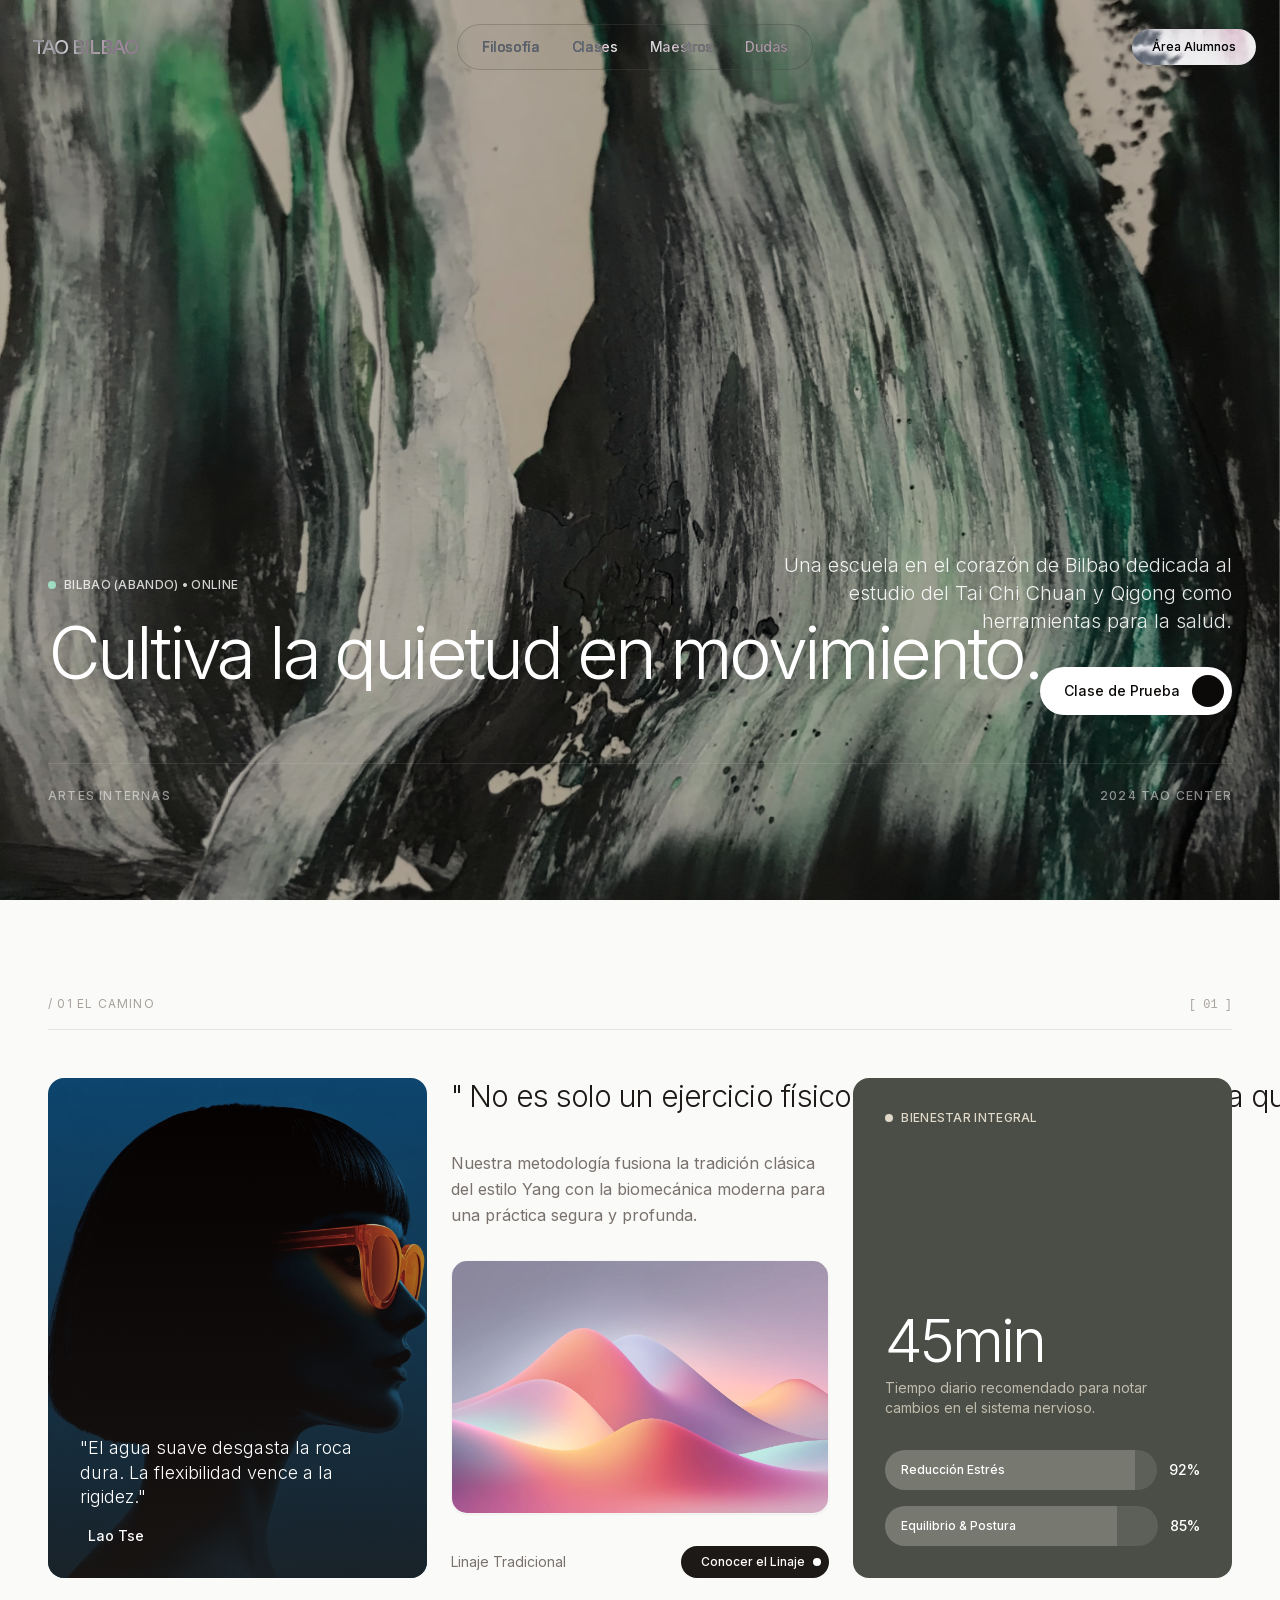
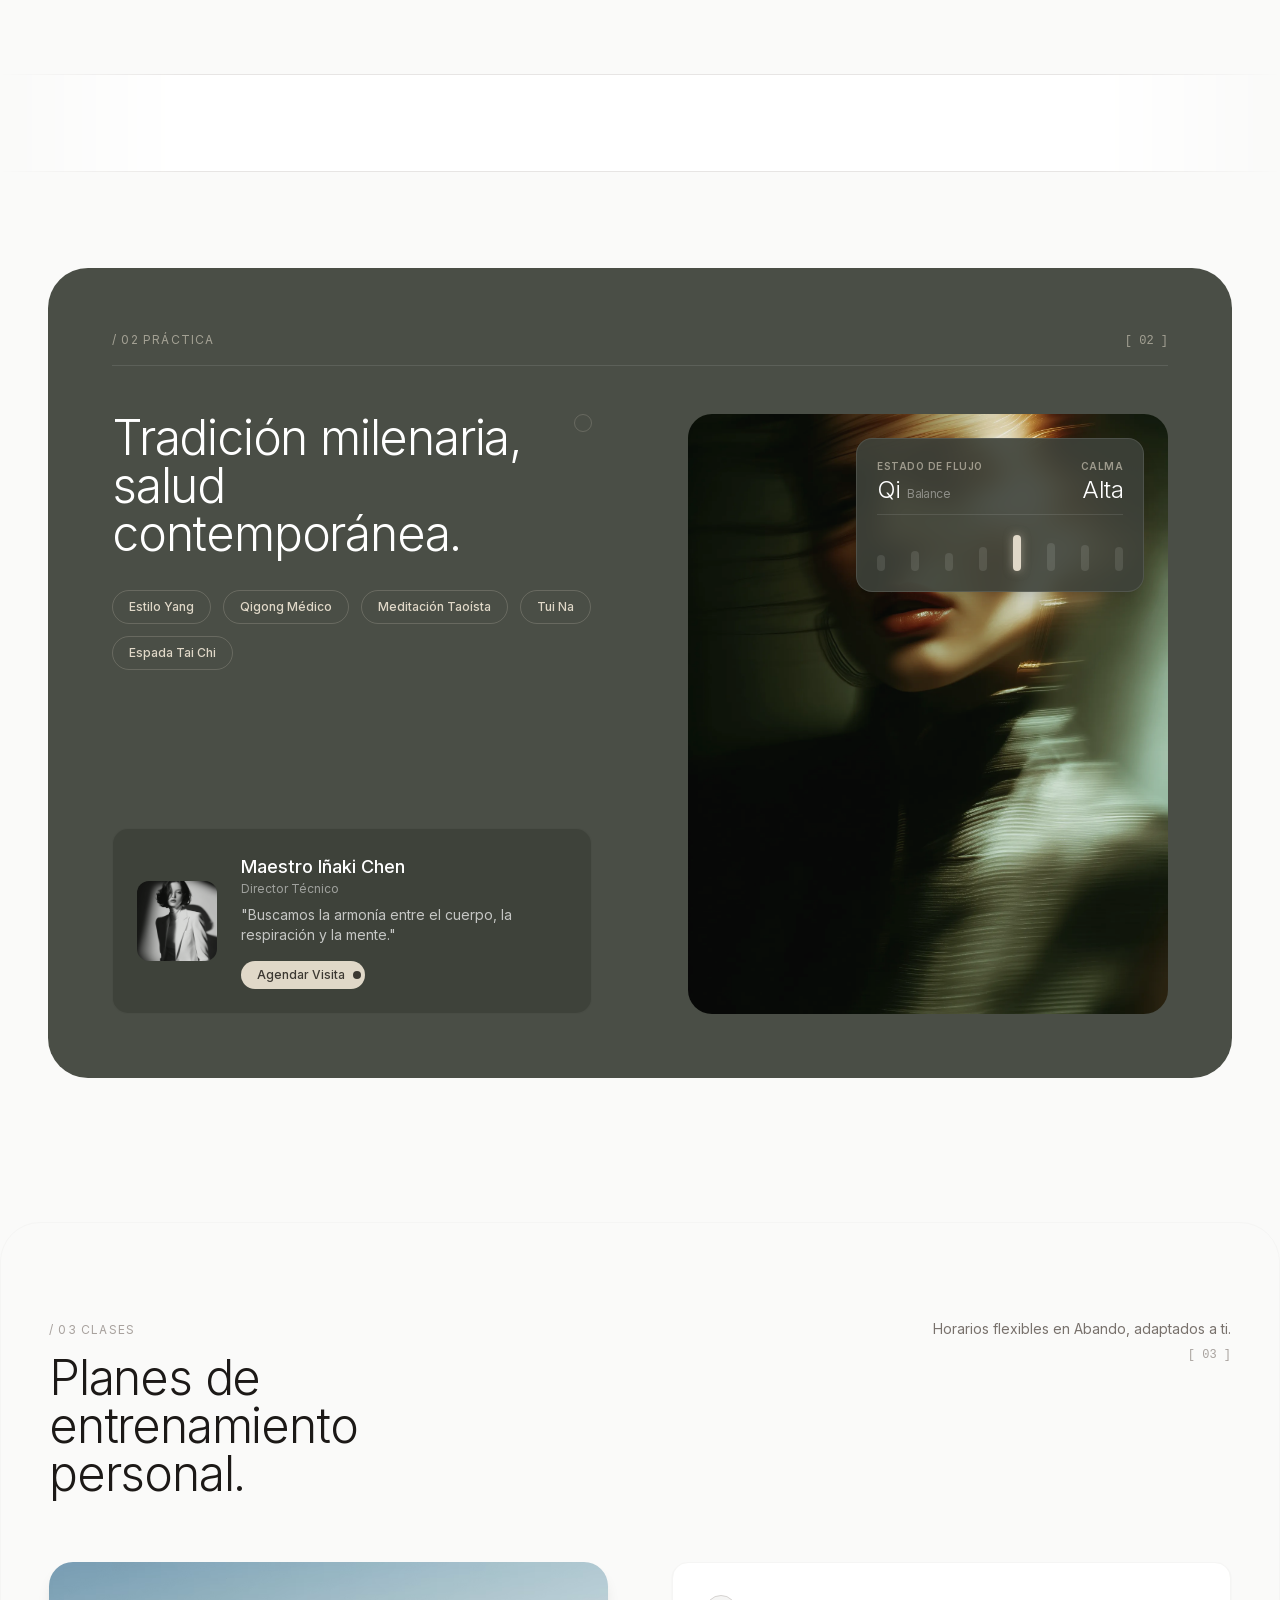
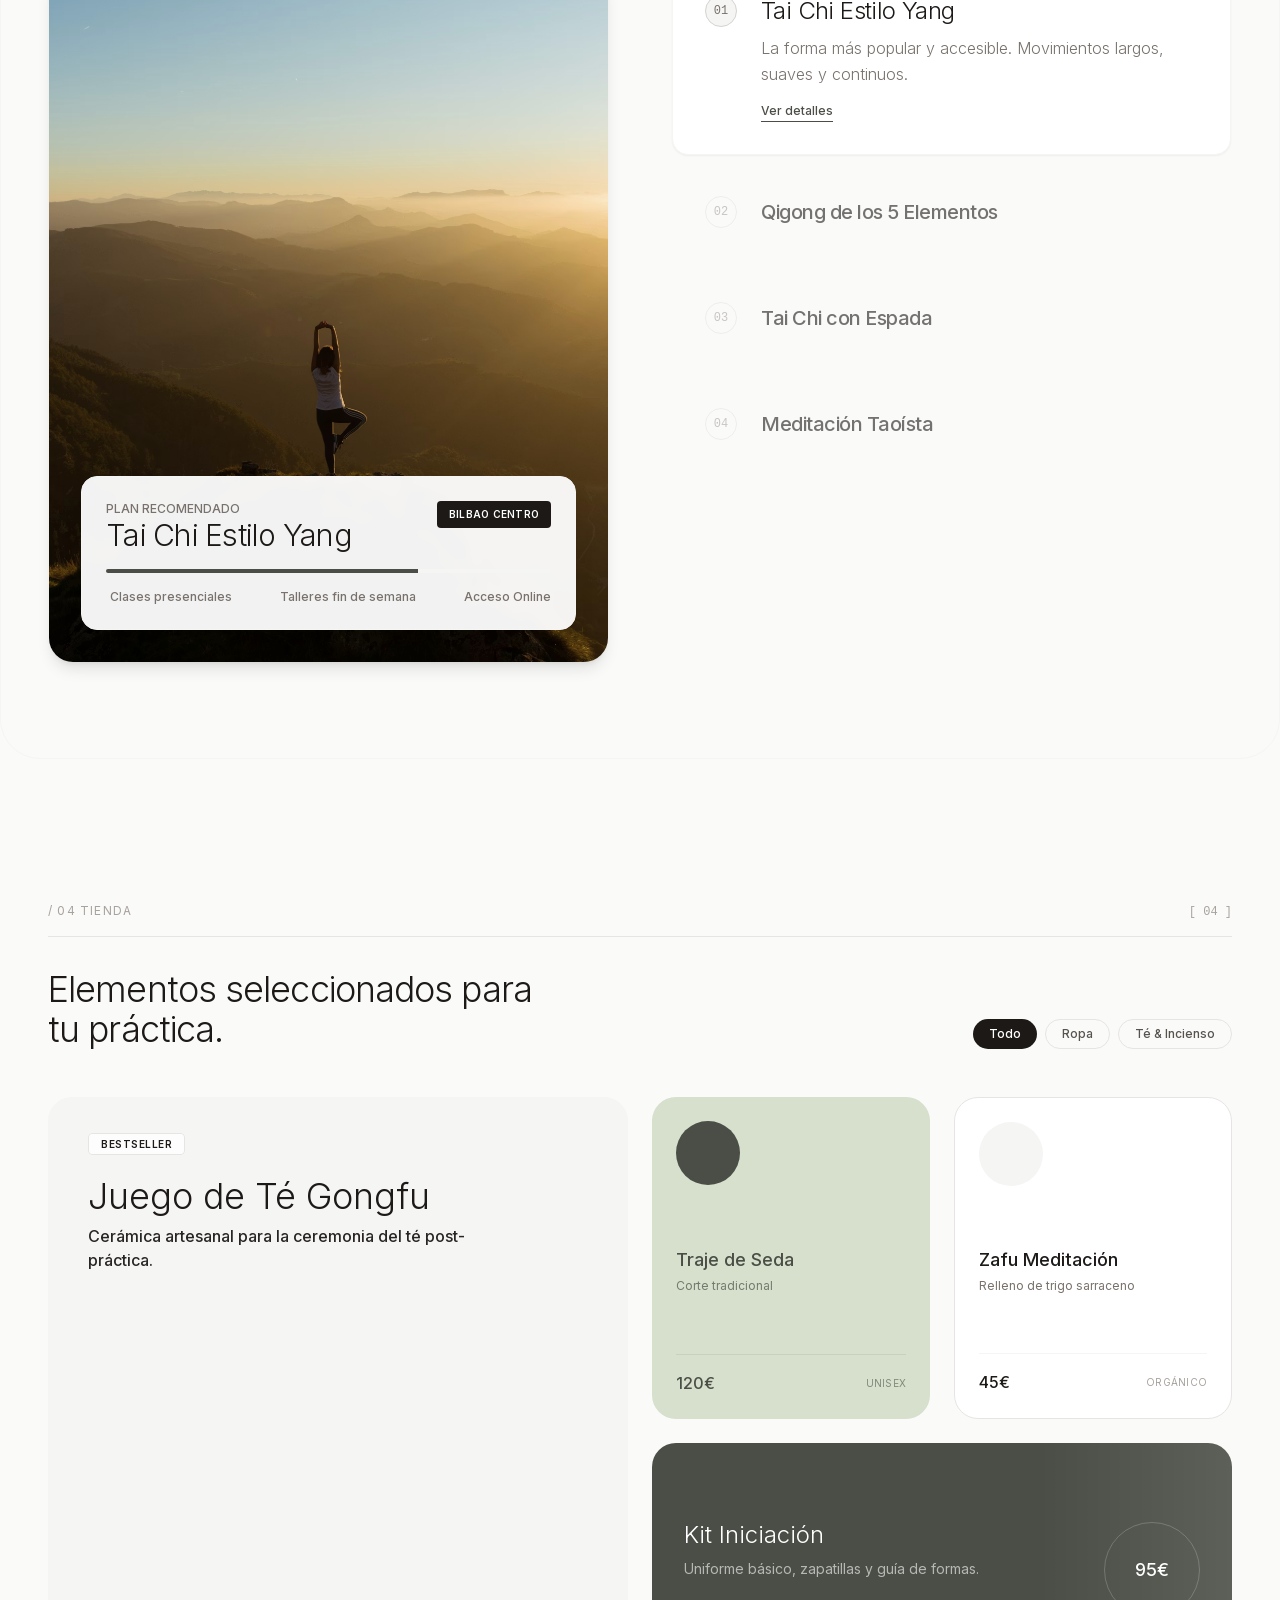
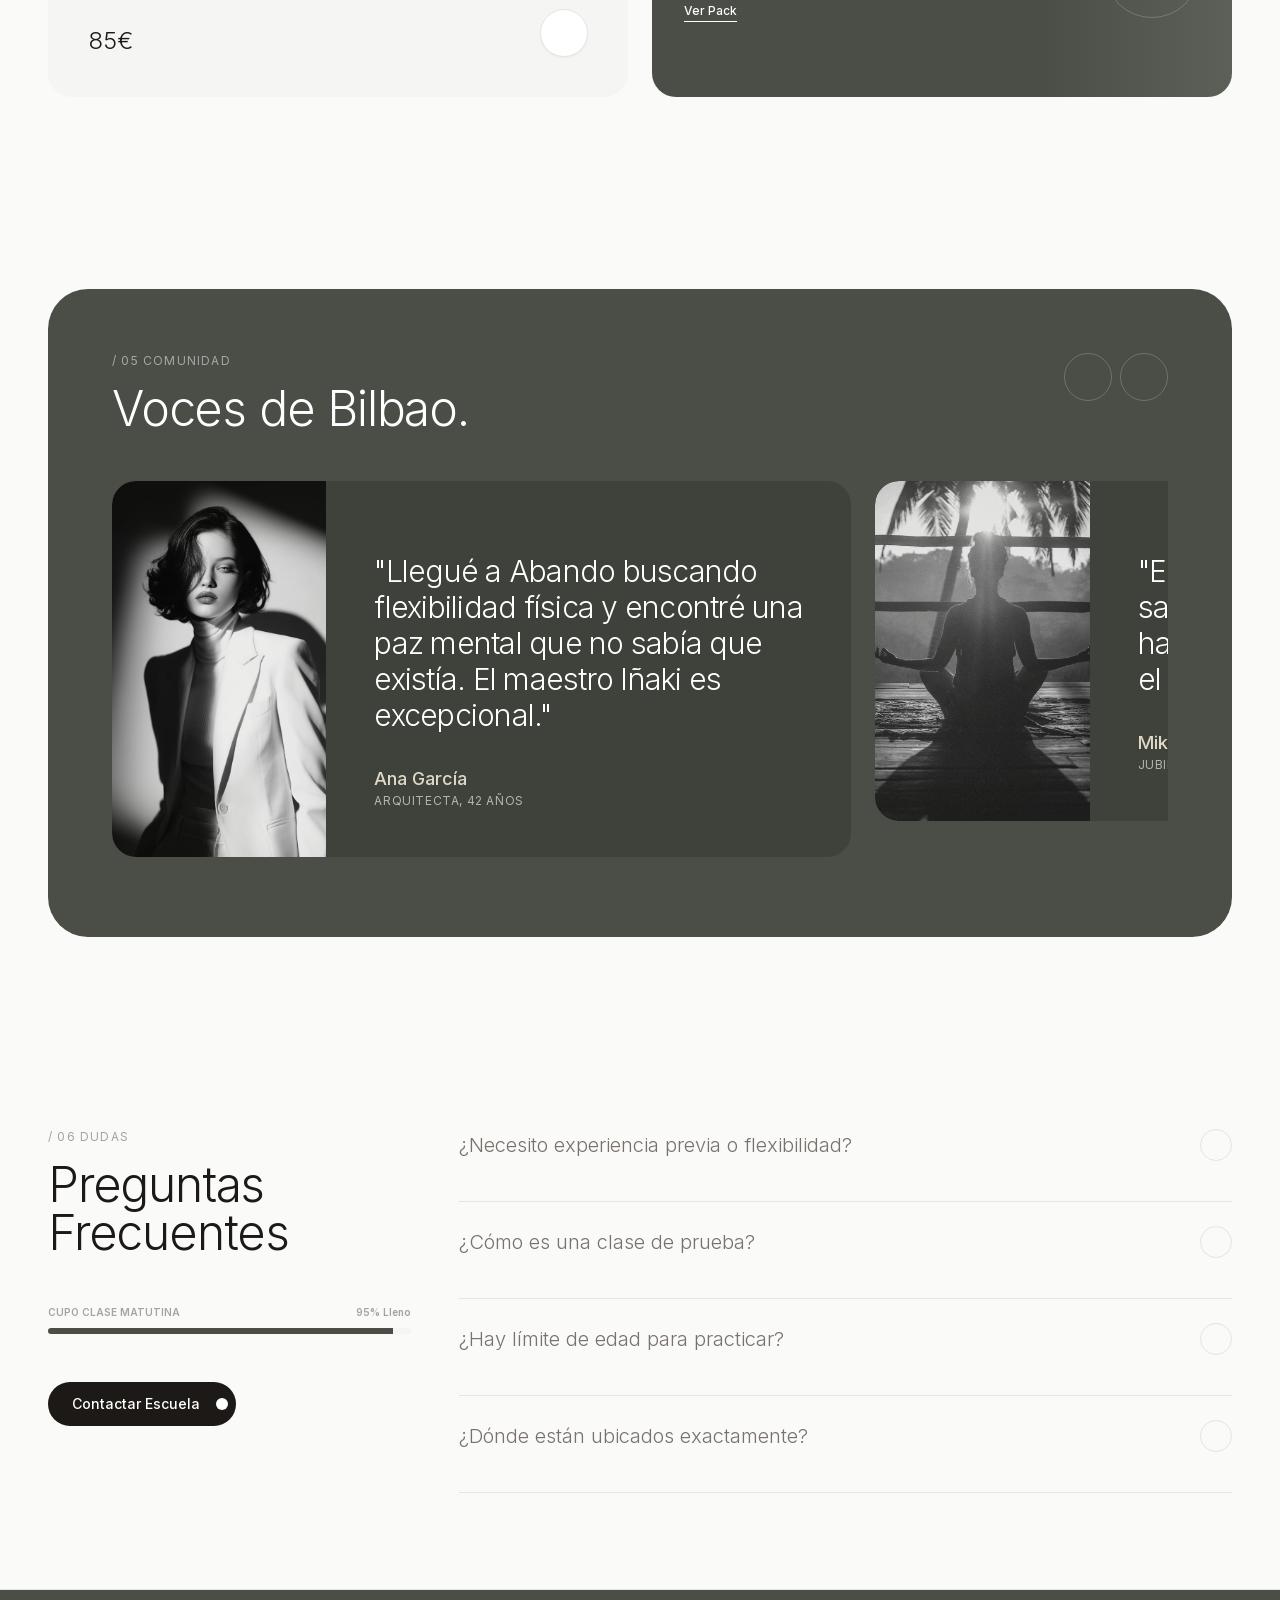
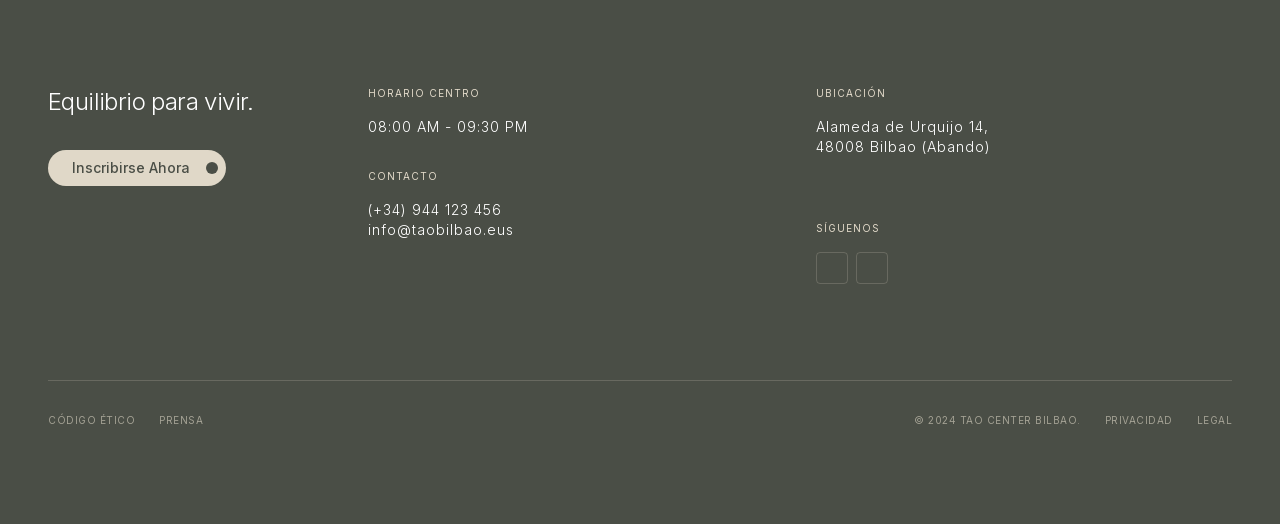
<file: assets/aura-2 - cópia/index.html>
<html class="scroll-smooth" lang="es" style="scroll-behavior: smooth;"><head>
<!-- Google tag (gtag.js) -->
<script async src="https://www.googletagmanager.com/gtag/js?id=AW-18054495019"></script>
<script>
  window.dataLayer = window.dataLayer || [];
  function gtag(){dataLayer.push(arguments);}
  gtag('js', new Date());

  gtag('config', 'AW-18054495019');
</script>
<script id="aura-supabase-token-firewall">(function () {
  if (window.__AURA_SUPABASE_FIREWALL__) return;
  window.__AURA_SUPABASE_FIREWALL__ = true;

  var SUPABASE_HOST = "hoirqrkdgbmvpwutwuwj.supabase.co";
  var BLOCKED_KEY_PATTERNS = [
    /^sb-[a-z0-9-]+-auth-token$/i,
    /^supabase\.auth\.token$/i
  ];

  function isBlockedStorageKey(key) {
    if (typeof key !== "string") return false;
    for (var i = 0; i < BLOCKED_KEY_PATTERNS.length; i++) {
      if (BLOCKED_KEY_PATTERNS[i].test(key)) return true;
    }
    return false;
  }

  function toAbsoluteUrl(input) {
    try {
      return new URL(input, window.location.href);
    } catch {
      return null;
    }
  }

  function isSupabaseDestination(input) {
    var parsed = toAbsoluteUrl(input);
    if (!parsed) return false;
    if (SUPABASE_HOST && parsed.host === SUPABASE_HOST) return true;
    return parsed.host.endsWith(".supabase.co");
  }

  function pathLooksSensitive(input) {
    var parsed = toAbsoluteUrl(input);
    if (!parsed) return false;
    return /^\/(auth|rest|functions)\/v1\//.test(parsed.pathname || "");
  }

  function headersContainAuth(headersLike) {
    if (!headersLike) return false;

    try {
      if (typeof Headers !== "undefined" && headersLike instanceof Headers) {
        return !!(headersLike.get("authorization") || headersLike.get("apikey"));
      }
    } catch {}

    if (Array.isArray(headersLike)) {
      for (var i = 0; i < headersLike.length; i++) {
        var pair = headersLike[i] || [];
        var name = String(pair[0] || "").toLowerCase();
        if (name === "authorization" || name === "apikey") return true;
      }
      return false;
    }

    if (typeof headersLike === "object") {
      var keys = Object.keys(headersLike);
      for (var j = 0; j < keys.length; j++) {
        var k = keys[j].toLowerCase();
        if (k === "authorization" || k === "apikey") return true;
      }
    }
    return false;
  }

  function requestLooksSensitive(input, init, extraHeaders) {
    var url = "";
    try {
      if (typeof input === "string") {
        url = input;
      } else if (input && typeof input.url === "string") {
        url = input.url;
      }
    } catch {}

    var headers =
      (init && init.headers) ||
      (input && input.headers) ||
      extraHeaders ||
      null;
    var hasAuthHeaders = headersContainAuth(headers);
    if (hasAuthHeaders) return true;

    if (!url) return false;
    if (isSupabaseDestination(url) && pathLooksSensitive(url)) return true;
    return false;
  }

  function patchStorage(storage, storageName) {
    if (!storage) return;
    var proto = Object.getPrototypeOf(storage);
    if (!proto || proto.__auraSupabaseFirewallPatched) return;

    var rawGetItem = proto.getItem;
    var rawSetItem = proto.setItem;
    var rawRemoveItem = proto.removeItem;
    var rawClear = proto.clear;
    var rawKey = proto.key;
    var rawLengthDescriptor = Object.getOwnPropertyDescriptor(proto, "length");
    var rawLengthGet = rawLengthDescriptor && rawLengthDescriptor.get;

    function getRawLength(instance) {
      try {
        if (rawLengthGet) return Number(rawLengthGet.call(instance) || 0);
      } catch {}
      try {
        return Number(instance.length || 0);
      } catch {}
      return 0;
    }

    function getVisibleKeys(instance) {
      var visible = [];
      var total = getRawLength(instance);
      for (var i = 0; i < total; i++) {
        var currentKey = rawKey.call(instance, i);
        if (currentKey && !isBlockedStorageKey(currentKey)) {
          visible.push(currentKey);
        }
      }
      return visible;
    }

    function maskBlockedKeyProperty(instance, keyName) {
      if (!keyName || !isBlockedStorageKey(keyName)) return;
      try {
        Object.defineProperty(instance, keyName, {
          configurable: true,
          enumerable: false,
          get: function () {
            return null;
          },
          set: function () {
            return true;
          }
        });
      } catch {}
    }

    function syncBlockedKeyProperties(instance) {
      var total = getRawLength(instance);
      for (var i = 0; i < total; i++) {
        var k = rawKey.call(instance, i);
        if (k) maskBlockedKeyProperty(instance, k);
      }
    }

    proto.getItem = function (key) {
      syncBlockedKeyProperties(this);
      if (isBlockedStorageKey(String(key))) return null;
      return rawGetItem.call(this, key);
    };

    proto.setItem = function (key, value) {
      if (isBlockedStorageKey(String(key))) return;
      return rawSetItem.call(this, key, value);
    };

    proto.removeItem = function (key) {
      if (isBlockedStorageKey(String(key))) return;
      return rawRemoveItem.call(this, key);
    };

    proto.clear = function () {
      if (typeof rawClear !== "function") return;

      // Preserve blocked keys across clear() to prevent auth token/session wipe.
      var preservedBlockedEntries = [];
      var total = getRawLength(this);
      for (var i = 0; i < total; i++) {
        var blockedKey = rawKey.call(this, i);
        if (blockedKey && isBlockedStorageKey(blockedKey)) {
          preservedBlockedEntries.push([
            blockedKey,
            rawGetItem.call(this, blockedKey),
          ]);
        }
      }

      rawClear.call(this);

      for (var j = 0; j < preservedBlockedEntries.length; j++) {
        var entry = preservedBlockedEntries[j];
        var key = entry[0];
        var value = entry[1];
        if (typeof key === "string" && typeof value === "string") {
          rawSetItem.call(this, key, value);
        }
      }

      syncBlockedKeyProperties(this);
    };

    proto.key = function (index) {
      syncBlockedKeyProperties(this);
      var visible = getVisibleKeys(this);
      return visible[index] || null;
    };

    try {
      Object.defineProperty(proto, "length", {
        configurable: true,
        enumerable: false,
        get: function () {
          syncBlockedKeyProperties(this);
          return getVisibleKeys(this).length;
        }
      });
    } catch {}

    var proxyStorage = null;
    try {
      proxyStorage = new Proxy(storage, {
        get: function (target, prop) {
          if (typeof prop === "string" && isBlockedStorageKey(prop)) return null;
          if (prop === "length") return getVisibleKeys(target).length;
          if (prop === "key") {
            return function (index) {
              var visible = getVisibleKeys(target);
              return visible[index] || null;
            };
          }
          if (prop === "clear") {
            return function () {
              if (typeof rawClear !== "function") return;

              var preservedBlockedEntries = [];
              var total = getRawLength(target);
              for (var i = 0; i < total; i++) {
                var blockedKey = rawKey.call(target, i);
                if (blockedKey && isBlockedStorageKey(blockedKey)) {
                  preservedBlockedEntries.push([
                    blockedKey,
                    rawGetItem.call(target, blockedKey),
                  ]);
                }
              }

              rawClear.call(target);

              for (var j = 0; j < preservedBlockedEntries.length; j++) {
                var entry = preservedBlockedEntries[j];
                var key = entry[0];
                var value = entry[1];
                if (typeof key === "string" && typeof value === "string") {
                  rawSetItem.call(target, key, value);
                }
              }

              syncBlockedKeyProperties(target);
            };
          }

          var value = target[prop];
          if (typeof value === "function") return value.bind(target);
          return value;
        },
        set: function (target, prop, value) {
          if (typeof prop === "string" && isBlockedStorageKey(prop)) return true;
          target[prop] = value;
          return true;
        },
        has: function (target, prop) {
          if (typeof prop === "string" && isBlockedStorageKey(prop)) return false;
          return prop in target;
        },
        deleteProperty: function (target, prop) {
          if (typeof prop === "string" && isBlockedStorageKey(prop)) return true;
          try {
            delete target[prop];
          } catch {}
          return true;
        },
        ownKeys: function (target) {
          return getVisibleKeys(target);
        },
        getOwnPropertyDescriptor: function (target, prop) {
          if (typeof prop === "string" && isBlockedStorageKey(prop)) {
            return undefined;
          }
          if (prop === "length") {
            return {
              configurable: true,
              enumerable: false,
              value: getVisibleKeys(target).length,
              writable: false
            };
          }
          return Object.getOwnPropertyDescriptor(target, prop);
        }
      });
    } catch {}

    try {
      if (proxyStorage) {
        Object.defineProperty(window, storageName, {
          configurable: true,
          enumerable: true,
          get: function () {
            return proxyStorage;
          }
        });
      }
    } catch {}

    syncBlockedKeyProperties(storage);
    proto.__auraSupabaseFirewallPatched = true;
  }

  function patchCookieAccess() {
    try {
      var cookieDescriptor = Object.getOwnPropertyDescriptor(Document.prototype, "cookie");
      if (!cookieDescriptor || !cookieDescriptor.configurable) return;

      Object.defineProperty(document, "cookie", {
        configurable: true,
        enumerable: false,
        get: function () {
          return "";
        },
        set: function () {
          return true;
        }
      });
    } catch {}
  }

  function patchFetch() {
    if (typeof window.fetch !== "function") return;
    var rawFetch = window.fetch.bind(window);
    window.fetch = function (input, init) {
      if (requestLooksSensitive(input, init, null)) {
        return Promise.reject(new Error("Blocked by Aura security policy"));
      }
      return rawFetch(input, init);
    };
  }

  function patchXHR() {
    if (typeof XMLHttpRequest === "undefined") return;
    var rawOpen = XMLHttpRequest.prototype.open;
    var rawSetHeader = XMLHttpRequest.prototype.setRequestHeader;
    var rawSend = XMLHttpRequest.prototype.send;

    XMLHttpRequest.prototype.open = function (method, url) {
      this.__auraRequestUrl = String(url || "");
      this.__auraHeaders = {};
      return rawOpen.apply(this, arguments);
    };

    XMLHttpRequest.prototype.setRequestHeader = function (name, value) {
      if (!this.__auraHeaders) this.__auraHeaders = {};
      this.__auraHeaders[String(name || "").toLowerCase()] = String(value || "");
      return rawSetHeader.apply(this, arguments);
    };

    XMLHttpRequest.prototype.send = function () {
      if (requestLooksSensitive(this.__auraRequestUrl || "", null, this.__auraHeaders || null)) {
        throw new Error("Blocked by Aura security policy");
      }
      return rawSend.apply(this, arguments);
    };
  }

  function patchBeacon() {
    if (typeof navigator.sendBeacon !== "function") return;
    var rawBeacon = navigator.sendBeacon.bind(navigator);
    navigator.sendBeacon = function (url, data) {
      if (requestLooksSensitive(url, null, null)) return false;
      return rawBeacon(url, data);
    };
  }

  function patchWebSocket() {
    if (typeof WebSocket === "undefined") return;
    var RawWebSocket = WebSocket;
    window.WebSocket = function (url, protocols) {
      if (requestLooksSensitive(String(url || ""), null, null)) {
        throw new Error("Blocked by Aura security policy");
      }
      return new RawWebSocket(url, protocols);
    };
    window.WebSocket.prototype = RawWebSocket.prototype;
  }

  patchStorage(window.localStorage, "localStorage");
  patchStorage(window.sessionStorage, "sessionStorage");
  patchCookieAccess();
  patchFetch();
  patchXHR();
  patchBeacon();
  patchWebSocket();
})();</script><meta charset="utf-8"/>
<meta content="width=device-width, initial-scale=1.0" name="viewport"/>
<title>TAO - Centro de Artes Internas Bilbao</title>
<script src="assets/resource_3fa48481346f.es"></script>
<script src="assets/lucide_latest_2eebd0ebe8c2.es"></script>
<script src="assets/iconify-icon_e19829e7f0e8.js"></script>
<!-- GSAP & ScrollTrigger -->
<script src="assets/gsap_4a57399e4113.js"></script>
<script src="assets/ScrollTrigger_8669edfeb171.js"></script>
<link href="assets/css2_19fd9cc6b396.css" rel="stylesheet"/>
<style>
body { font-family: 'Inter', sans-serif; }
.hide-scrollbar::-webkit-scrollbar { display: none; }
.hide-scrollbar { -ms-overflow-style: none; scrollbar-width: none; }
.snap-x { scroll-snap-type: x mandatory; }
.snap-center { scroll-snap-align: center; }
/* Efecto de revelado de texto */
.word-wrapper {
display: inline-block;
overflow: hidden;
vertical-align: bottom;
padding-bottom: 2px;
margin-right: 0.25em;
}
.word-inner {
display: inline-block;
transform: translateY(110%);
}
/* Transiciones suaves para la funcionalidad */
.faq-content {
max-height: 0;
overflow: hidden;
transition: max-height 0.3s ease-out, opacity 0.3s ease-out;
opacity: 0;
}
.faq-content.active {
opacity: 1;
}
</style>
<link href="assets/css2_86e10c4bcbd4.css" id="all-fonts-link-font-geist" rel="stylesheet"/><style id="all-fonts-style-font-geist">.font-geist { font-family: 'Geist', sans-serif !important; }</style><style>*, ::before, ::after{--tw-border-spacing-x:0;--tw-border-spacing-y:0;--tw-translate-x:0;--tw-translate-y:0;--tw-rotate:0;--tw-skew-x:0;--tw-skew-y:0;--tw-scale-x:1;--tw-scale-y:1;--tw-pan-x: ;--tw-pan-y: ;--tw-pinch-zoom: ;--tw-scroll-snap-strictness:proximity;--tw-gradient-from-position: ;--tw-gradient-via-position: ;--tw-gradient-to-position: ;--tw-ordinal: ;--tw-slashed-zero: ;--tw-numeric-figure: ;--tw-numeric-spacing: ;--tw-numeric-fraction: ;--tw-ring-inset: ;--tw-ring-offset-width:0px;--tw-ring-offset-color:#fff;--tw-ring-color:rgb(59 130 246 / 0.5);--tw-ring-offset-shadow:0 0 #0000;--tw-ring-shadow:0 0 #0000;--tw-shadow:0 0 #0000;--tw-shadow-colored:0 0 #0000;--tw-blur: ;--tw-brightness: ;--tw-contrast: ;--tw-grayscale: ;--tw-hue-rotate: ;--tw-invert: ;--tw-saturate: ;--tw-sepia: ;--tw-drop-shadow: ;--tw-backdrop-blur: ;--tw-backdrop-brightness: ;--tw-backdrop-contrast: ;--tw-backdrop-grayscale: ;--tw-backdrop-hue-rotate: ;--tw-backdrop-invert: ;--tw-backdrop-opacity: ;--tw-backdrop-saturate: ;--tw-backdrop-sepia: ;--tw-contain-size: ;--tw-contain-layout: ;--tw-contain-paint: ;--tw-contain-style: }::backdrop{--tw-border-spacing-x:0;--tw-border-spacing-y:0;--tw-translate-x:0;--tw-translate-y:0;--tw-rotate:0;--tw-skew-x:0;--tw-skew-y:0;--tw-scale-x:1;--tw-scale-y:1;--tw-pan-x: ;--tw-pan-y: ;--tw-pinch-zoom: ;--tw-scroll-snap-strictness:proximity;--tw-gradient-from-position: ;--tw-gradient-via-position: ;--tw-gradient-to-position: ;--tw-ordinal: ;--tw-slashed-zero: ;--tw-numeric-figure: ;--tw-numeric-spacing: ;--tw-numeric-fraction: ;--tw-ring-inset: ;--tw-ring-offset-width:0px;--tw-ring-offset-color:#fff;--tw-ring-color:rgb(59 130 246 / 0.5);--tw-ring-offset-shadow:0 0 #0000;--tw-ring-shadow:0 0 #0000;--tw-shadow:0 0 #0000;--tw-shadow-colored:0 0 #0000;--tw-blur: ;--tw-brightness: ;--tw-contrast: ;--tw-grayscale: ;--tw-hue-rotate: ;--tw-invert: ;--tw-saturate: ;--tw-sepia: ;--tw-drop-shadow: ;--tw-backdrop-blur: ;--tw-backdrop-brightness: ;--tw-backdrop-contrast: ;--tw-backdrop-grayscale: ;--tw-backdrop-hue-rotate: ;--tw-backdrop-invert: ;--tw-backdrop-opacity: ;--tw-backdrop-saturate: ;--tw-backdrop-sepia: ;--tw-contain-size: ;--tw-contain-layout: ;--tw-contain-paint: ;--tw-contain-style: }/* ! tailwindcss v3.4.17 | MIT License | https://tailwindcss.com */*,::after,::before{box-sizing:border-box;border-width:0;border-style:solid;border-color:#e5e7eb}::after,::before{--tw-content:''}:host,html{line-height:1.5;-webkit-text-size-adjust:100%;-moz-tab-size:4;tab-size:4;font-family:ui-sans-serif, system-ui, sans-serif, "Apple Color Emoji", "Segoe UI Emoji", "Segoe UI Symbol", "Noto Color Emoji";font-feature-settings:normal;font-variation-settings:normal;-webkit-tap-highlight-color:transparent}body{margin:0;line-height:inherit}hr{height:0;color:inherit;border-top-width:1px}abbr:where([title]){-webkit-text-decoration:underline dotted;text-decoration:underline dotted}h1,h2,h3,h4,h5,h6{font-size:inherit;font-weight:inherit}a{color:inherit;text-decoration:inherit}b,strong{font-weight:bolder}code,kbd,pre,samp{font-family:ui-monospace, SFMono-Regular, Menlo, Monaco, Consolas, "Liberation Mono", "Courier New", monospace;font-feature-settings:normal;font-variation-settings:normal;font-size:1em}small{font-size:80%}sub,sup{font-size:75%;line-height:0;position:relative;vertical-align:baseline}sub{bottom:-.25em}sup{top:-.5em}table{text-indent:0;border-color:inherit;border-collapse:collapse}button,input,optgroup,select,textarea{font-family:inherit;font-feature-settings:inherit;font-variation-settings:inherit;font-size:100%;font-weight:inherit;line-height:inherit;letter-spacing:inherit;color:inherit;margin:0;padding:0}button,select{text-transform:none}button,input:where([type=button]),input:where([type=reset]),input:where([type=submit]){-webkit-appearance:button;background-color:transparent;background-image:none}:-moz-focusring{outline:auto}:-moz-ui-invalid{box-shadow:none}progress{vertical-align:baseline}::-webkit-inner-spin-button,::-webkit-outer-spin-button{height:auto}[type=search]{-webkit-appearance:textfield;outline-offset:-2px}::-webkit-search-decoration{-webkit-appearance:none}::-webkit-file-upload-button{-webkit-appearance:button;font:inherit}summary{display:list-item}blockquote,dd,dl,figure,h1,h2,h3,h4,h5,h6,hr,p,pre{margin:0}fieldset{margin:0;padding:0}legend{padding:0}menu,ol,ul{list-style:none;margin:0;padding:0}dialog{padding:0}textarea{resize:vertical}input::placeholder,textarea::placeholder{opacity:1;color:#9ca3af}[role=button],button{cursor:pointer}:disabled{cursor:default}audio,canvas,embed,iframe,img,object,svg,video{display:block;vertical-align:middle}img,video{max-width:100%;height:auto}[hidden]:where(:not([hidden=until-found])){display:none}.pointer-events-none{pointer-events:none}.fixed{position:fixed}.absolute{position:absolute}.relative{position:relative}.inset-0{inset:0px}.right-6{right:1.5rem}.top-6{top:1.5rem}.top-0{top:0px}.-top-\[10\%\]{top:-10%}.bottom-0{bottom:0px}.left-0{left:0px}.right-0{right:0px}.bottom-8{bottom:2rem}.left-8{left:2rem}.right-8{right:2rem}.right-4{right:1rem}.top-4{top:1rem}.z-\[60\]{z-index:60}.z-50{z-index:50}.z-10{z-index:10}.order-2{order:2}.order-1{order:1}.mx-auto{margin-left:auto;margin-right:auto}.mb-6{margin-bottom:1.5rem}.mb-12{margin-bottom:3rem}.mt-12{margin-top:3rem}.mt-4{margin-top:1rem}.mb-8{margin-bottom:2rem}.ml-1{margin-left:0.25rem}.mb-2{margin-bottom:0.5rem}.mb-4{margin-bottom:1rem}.mb-16{margin-bottom:4rem}.ml-auto{margin-left:auto}.mr-auto{margin-right:auto}.mt-2{margin-top:0.5rem}.mt-6{margin-top:1.5rem}.mt-1{margin-top:0.25rem}.mt-24{margin-top:6rem}.block{display:block}.flex{display:flex}.grid{display:grid}.hidden{display:none}.h-2{height:0.5rem}.h-8{height:2rem}.h-\[120\%\]{height:120%}.h-full{height:100%}.h-screen{height:100vh}.h-\[500px\]{height:500px}.h-10{height:2.5rem}.h-20{height:5rem}.h-1{height:0.25rem}.h-\[40\%\]{height:40%}.h-\[45\%\]{height:45%}.h-\[50\%\]{height:50%}.h-\[60\%\]{height:60%}.h-\[65\%\]{height:65%}.h-\[70\%\]{height:70%}.h-\[700px\]{height:700px}.h-\[90\%\]{height:90%}.h-12{height:3rem}.h-auto{height:auto}.h-16{height:4rem}.h-24{height:6rem}.h-64{height:16rem}.h-1\.5{height:0.375rem}.min-h-\[800px\]{min-height:800px}.min-h-\[500px\]{min-height:500px}.w-full{width:100%}.w-2{width:0.5rem}.w-8{width:2rem}.w-\[85\%\]{width:85%}.w-\[92\%\]{width:92%}.w-max{width:max-content}.w-20{width:5rem}.w-72{width:18rem}.w-\[70\%\]{width:70%}.w-12{width:3rem}.w-16{width:4rem}.w-1\/3{width:33.333333%}.w-24{width:6rem}.w-\[95\%\]{width:95%}.min-w-\[100\%\]{min-width:100%}.max-w-7xl{max-width:80rem}.max-w-md{max-width:28rem}.max-w-\[1600px\]{max-width:1600px}.max-w-\[200px\]{max-width:200px}.max-w-xs{max-width:20rem}.max-w-lg{max-width:32rem}.max-w-sm{max-width:24rem}.max-w-\[60\%\]{max-width:60%}.max-w-2xl{max-width:42rem}.flex-1{flex:1 1 0%}.shrink-0{flex-shrink:0}.translate-x-full{--tw-translate-x:100%;transform:translate(var(--tw-translate-x), var(--tw-translate-y)) rotate(var(--tw-rotate)) skewX(var(--tw-skew-x)) skewY(var(--tw-skew-y)) scaleX(var(--tw-scale-x)) scaleY(var(--tw-scale-y))}.transform{transform:translate(var(--tw-translate-x), var(--tw-translate-y)) rotate(var(--tw-rotate)) skewX(var(--tw-skew-x)) skewY(var(--tw-skew-y)) scaleX(var(--tw-scale-x)) scaleY(var(--tw-scale-y))}@keyframes pulse{50%{opacity:.5}}.animate-pulse{animation:pulse 2s cubic-bezier(0.4, 0, 0.6, 1) infinite}.cursor-pointer{cursor:pointer}.snap-x{scroll-snap-type:x var(--tw-scroll-snap-strictness)}.snap-center{scroll-snap-align:center}.grid-cols-1{grid-template-columns:repeat(1, minmax(0, 1fr))}.grid-cols-2{grid-template-columns:repeat(2, minmax(0, 1fr))}.flex-col{flex-direction:column}.flex-wrap{flex-wrap:wrap}.items-start{align-items:flex-start}.items-end{align-items:flex-end}.items-center{align-items:center}.items-baseline{align-items:baseline}.justify-end{justify-content:flex-end}.justify-center{justify-content:center}.justify-between{justify-content:space-between}.gap-8{gap:2rem}.gap-2{gap:0.5rem}.gap-4{gap:1rem}.gap-12{gap:3rem}.gap-3{gap:0.75rem}.gap-1{gap:0.25rem}.gap-6{gap:1.5rem}.gap-20{gap:5rem}.gap-16{gap:4rem}.space-y-4 > :not([hidden]) ~ :not([hidden]){--tw-space-y-reverse:0;margin-top:calc(1rem * calc(1 - var(--tw-space-y-reverse)));margin-bottom:calc(1rem * var(--tw-space-y-reverse))}.space-y-6 > :not([hidden]) ~ :not([hidden]){--tw-space-y-reverse:0;margin-top:calc(1.5rem * calc(1 - var(--tw-space-y-reverse)));margin-bottom:calc(1.5rem * var(--tw-space-y-reverse))}.space-y-8 > :not([hidden]) ~ :not([hidden]){--tw-space-y-reverse:0;margin-top:calc(2rem * calc(1 - var(--tw-space-y-reverse)));margin-bottom:calc(2rem * var(--tw-space-y-reverse))}.overflow-hidden{overflow:hidden}.overflow-x-auto{overflow-x:auto}.scroll-smooth{scroll-behavior:smooth}.rounded-full{border-radius:9999px}.rounded-2xl{border-radius:1rem}.rounded-\[40px\]{border-radius:40px}.rounded-xl{border-radius:0.75rem}.rounded{border-radius:0.25rem}.rounded-3xl{border-radius:1.5rem}.border{border-width:1px}.border-y{border-top-width:1px;border-bottom-width:1px}.border-b{border-bottom-width:1px}.border-t{border-top-width:1px}.border-white\/10{border-color:rgb(255 255 255 / 0.1)}.border-stone-200{--tw-border-opacity:1;border-color:rgb(231 229 228 / var(--tw-border-opacity, 1))}.border-white\/20{border-color:rgb(255 255 255 / 0.2)}.border-stone-100{--tw-border-opacity:1;border-color:rgb(245 245 244 / var(--tw-border-opacity, 1))}.border-\[\#E0D8C8\]\/20{border-color:rgb(224 216 200 / 0.2)}.border-white\/5{border-color:rgb(255 255 255 / 0.05)}.border-\[\#4A4E46\]{--tw-border-opacity:1;border-color:rgb(74 78 70 / var(--tw-border-opacity, 1))}.border-stone-300{--tw-border-opacity:1;border-color:rgb(214 211 209 / var(--tw-border-opacity, 1))}.border-transparent{border-color:transparent}.border-\[\#4A4E46\]\/10{border-color:rgb(74 78 70 / 0.1)}.border-white{--tw-border-opacity:1;border-color:rgb(255 255 255 / var(--tw-border-opacity, 1))}.bg-stone-50{--tw-bg-opacity:1;background-color:rgb(250 250 249 / var(--tw-bg-opacity, 1))}.bg-stone-900{--tw-bg-opacity:1;background-color:rgb(28 25 23 / var(--tw-bg-opacity, 1))}.bg-stone-900\/10{background-color:rgb(28 25 23 / 0.1)}.bg-white{--tw-bg-opacity:1;background-color:rgb(255 255 255 / var(--tw-bg-opacity, 1))}.bg-emerald-200{--tw-bg-opacity:1;background-color:rgb(167 243 208 / var(--tw-bg-opacity, 1))}.bg-stone-950{--tw-bg-opacity:1;background-color:rgb(12 10 9 / var(--tw-bg-opacity, 1))}.bg-\[\#4A4E46\]{--tw-bg-opacity:1;background-color:rgb(74 78 70 / var(--tw-bg-opacity, 1))}.bg-\[\#E0D8C8\]{--tw-bg-opacity:1;background-color:rgb(224 216 200 / var(--tw-bg-opacity, 1))}.bg-\[\#E0D8C8\]\/20{background-color:rgb(224 216 200 / 0.2)}.bg-white\/10{background-color:rgb(255 255 255 / 0.1)}.bg-\[\#3C3832\]{--tw-bg-opacity:1;background-color:rgb(60 56 50 / var(--tw-bg-opacity, 1))}.bg-\[\#3e423a\]{--tw-bg-opacity:1;background-color:rgb(62 66 58 / var(--tw-bg-opacity, 1))}.bg-\[\#3e423a\]\/90{background-color:rgb(62 66 58 / 0.9)}.bg-stone-100{--tw-bg-opacity:1;background-color:rgb(245 245 244 / var(--tw-bg-opacity, 1))}.bg-white\/95{background-color:rgb(255 255 255 / 0.95)}.bg-white\/80{background-color:rgb(255 255 255 / 0.8)}.bg-\[\#D6E0CC\]{--tw-bg-opacity:1;background-color:rgb(214 224 204 / var(--tw-bg-opacity, 1))}.bg-gradient-to-t{background-image:linear-gradient(to top, var(--tw-gradient-stops))}.bg-\[url\(https\:\/\/images\.unsplash\.com\/photo-1563822249548-9a72b6353cd1\?q\=80\&w\=1978\&auto\=format\&fit\=crop\)\]{background-image:url("photo-1563822249548-9a72b6353c_f04cc96fb3df.avif")}.bg-gradient-to-l{background-image:linear-gradient(to left, var(--tw-gradient-stops))}.from-stone-900\/80{--tw-gradient-from:rgb(28 25 23 / 0.8) var(--tw-gradient-from-position);--tw-gradient-to:rgb(28 25 23 / 0) var(--tw-gradient-to-position);--tw-gradient-stops:var(--tw-gradient-from), var(--tw-gradient-to)}.from-white\/10{--tw-gradient-from:rgb(255 255 255 / 0.1) var(--tw-gradient-from-position);--tw-gradient-to:rgb(255 255 255 / 0) var(--tw-gradient-to-position);--tw-gradient-stops:var(--tw-gradient-from), var(--tw-gradient-to)}.to-transparent{--tw-gradient-to:transparent var(--tw-gradient-to-position)}.bg-cover{background-size:cover}.bg-center{background-position:center}.object-cover{object-fit:cover}.p-2{padding:0.5rem}.p-8{padding:2rem}.p-1{padding:0.25rem}.p-6{padding:1.5rem}.p-12{padding:3rem}.p-5{padding:1.25rem}.p-1\.5{padding:0.375rem}.px-6{padding-left:1.5rem;padding-right:1.5rem}.py-6{padding-top:1.5rem;padding-bottom:1.5rem}.px-5{padding-left:1.25rem;padding-right:1.25rem}.py-2\.5{padding-top:0.625rem;padding-bottom:0.625rem}.py-3{padding-top:0.75rem;padding-bottom:0.75rem}.py-2{padding-top:0.5rem;padding-bottom:0.5rem}.py-24{padding-top:6rem;padding-bottom:6rem}.px-10{padding-left:2.5rem;padding-right:2.5rem}.px-4{padding-left:1rem;padding-right:1rem}.py-12{padding-top:3rem;padding-bottom:3rem}.py-1\.5{padding-top:0.375rem;padding-bottom:0.375rem}.px-3{padding-left:0.75rem;padding-right:0.75rem}.py-1{padding-top:0.25rem;padding-bottom:0.25rem}.pb-12{padding-bottom:3rem}.pl-6{padding-left:1.5rem}.pr-2{padding-right:0.5rem}.pr-6{padding-right:1.5rem}.pb-4{padding-bottom:1rem}.pt-6{padding-top:1.5rem}.pl-5{padding-left:1.25rem}.pl-4{padding-left:1rem}.pr-1{padding-right:0.25rem}.pb-2{padding-bottom:0.5rem}.pb-24{padding-bottom:6rem}.pt-24{padding-top:6rem}.pb-0\.5{padding-bottom:0.125rem}.pb-10{padding-bottom:2.5rem}.pl-10{padding-left:2.5rem}.pr-10{padding-right:2.5rem}.pt-10{padding-top:2.5rem}.pt-4{padding-top:1rem}.pb-6{padding-bottom:1.5rem}.pt-8{padding-top:2rem}.text-left{text-align:left}.text-right{text-align:right}.font-mono{font-family:ui-monospace, SFMono-Regular, Menlo, Monaco, Consolas, "Liberation Mono", "Courier New", monospace}.text-2xl{font-size:1.5rem;line-height:2rem}.text-sm{font-size:0.875rem;line-height:1.25rem}.text-xl{font-size:1.25rem;line-height:1.75rem}.text-xs{font-size:0.75rem;line-height:1rem}.text-5xl{font-size:3rem;line-height:1}.text-lg{font-size:1.125rem;line-height:1.75rem}.text-3xl{font-size:1.875rem;line-height:2.25rem}.text-base{font-size:1rem;line-height:1.5rem}.text-6xl{font-size:3.75rem;line-height:1}.text-4xl{font-size:2.25rem;line-height:2.5rem}.text-\[10px\]{font-size:10px}.font-light{font-weight:300}.font-medium{font-weight:500}.font-bold{font-weight:700}.font-normal{font-weight:400}.uppercase{text-transform:uppercase}.normal-case{text-transform:none}.leading-\[1\.05\]{line-height:1.05}.leading-relaxed{line-height:1.625}.leading-snug{line-height:1.375}.leading-tight{line-height:1.25}.tracking-tight{letter-spacing:-0.025em}.tracking-tighter{letter-spacing:-0.05em}.tracking-wide{letter-spacing:0.025em}.tracking-widest{letter-spacing:0.1em}.tracking-wider{letter-spacing:0.05em}.text-stone-800{--tw-text-opacity:1;color:rgb(41 37 36 / var(--tw-text-opacity, 1))}.text-white{--tw-text-opacity:1;color:rgb(255 255 255 / var(--tw-text-opacity, 1))}.text-stone-950{--tw-text-opacity:1;color:rgb(12 10 9 / var(--tw-text-opacity, 1))}.text-\[\#E0D8C8\]{--tw-text-opacity:1;color:rgb(224 216 200 / var(--tw-text-opacity, 1))}.text-stone-400{--tw-text-opacity:1;color:rgb(168 162 158 / var(--tw-text-opacity, 1))}.text-black{--tw-text-opacity:1;color:rgb(0 0 0 / var(--tw-text-opacity, 1))}.text-stone-500{--tw-text-opacity:1;color:rgb(120 113 108 / var(--tw-text-opacity, 1))}.text-stone-900{--tw-text-opacity:1;color:rgb(28 25 23 / var(--tw-text-opacity, 1))}.text-\[\#E0D8C8\]\/60{color:rgb(224 216 200 / 0.6)}.text-\[\#3C3832\]{--tw-text-opacity:1;color:rgb(60 56 50 / var(--tw-text-opacity, 1))}.text-white\/50{color:rgb(255 255 255 / 0.5)}.text-white\/70{color:rgb(255 255 255 / 0.7)}.text-white\/40{color:rgb(255 255 255 / 0.4)}.text-\[\#4A4E46\]{--tw-text-opacity:1;color:rgb(74 78 70 / var(--tw-text-opacity, 1))}.text-stone-600{--tw-text-opacity:1;color:rgb(87 83 78 / var(--tw-text-opacity, 1))}.text-\[\#4A4E46\]\/60{color:rgb(74 78 70 / 0.6)}.text-\[\#4A4E46\]\/70{color:rgb(74 78 70 / 0.7)}.text-white\/60{color:rgb(255 255 255 / 0.6)}.antialiased{-webkit-font-smoothing:antialiased;-moz-osx-font-smoothing:grayscale}.opacity-80{opacity:0.8}.opacity-90{opacity:0.9}.opacity-50{opacity:0.5}.opacity-10{opacity:0.1}.opacity-30{opacity:0.3}.opacity-5{opacity:0.05}.opacity-100{opacity:1}.opacity-60{opacity:0.6}.opacity-0{opacity:0}.mix-blend-difference{mix-blend-mode:difference}.shadow-sm{--tw-shadow:0 1px 2px 0 rgb(0 0 0 / 0.05);--tw-shadow-colored:0 1px 2px 0 var(--tw-shadow-color);box-shadow:var(--tw-ring-offset-shadow, 0 0 #0000), var(--tw-ring-shadow, 0 0 #0000), var(--tw-shadow)}.shadow-\[0_0_10px_rgba\(224\2c 216\2c 200\2c 0\.5\)\]{--tw-shadow:0 0 10px rgba(224,216,200,0.5);--tw-shadow-colored:0 0 10px var(--tw-shadow-color);box-shadow:var(--tw-ring-offset-shadow, 0 0 #0000), var(--tw-ring-shadow, 0 0 #0000), var(--tw-shadow)}.shadow-lg{--tw-shadow:0 10px 15px -3px rgb(0 0 0 / 0.1), 0 4px 6px -4px rgb(0 0 0 / 0.1);--tw-shadow-colored:0 10px 15px -3px var(--tw-shadow-color), 0 4px 6px -4px var(--tw-shadow-color);box-shadow:var(--tw-ring-offset-shadow, 0 0 #0000), var(--tw-ring-shadow, 0 0 #0000), var(--tw-shadow)}.shadow-xl{--tw-shadow:0 20px 25px -5px rgb(0 0 0 / 0.1), 0 8px 10px -6px rgb(0 0 0 / 0.1);--tw-shadow-colored:0 20px 25px -5px var(--tw-shadow-color), 0 8px 10px -6px var(--tw-shadow-color);box-shadow:var(--tw-ring-offset-shadow, 0 0 #0000), var(--tw-ring-shadow, 0 0 #0000), var(--tw-shadow)}.brightness-\[0\.65\]{--tw-brightness:brightness(0.65);filter:var(--tw-blur) var(--tw-brightness) var(--tw-contrast) var(--tw-grayscale) var(--tw-hue-rotate) var(--tw-invert) var(--tw-saturate) var(--tw-sepia) var(--tw-drop-shadow)}.grayscale-\[0\.2\]{--tw-grayscale:grayscale(0.2);filter:var(--tw-blur) var(--tw-brightness) var(--tw-contrast) var(--tw-grayscale) var(--tw-hue-rotate) var(--tw-invert) var(--tw-saturate) var(--tw-sepia) var(--tw-drop-shadow)}.grayscale{--tw-grayscale:grayscale(100%);filter:var(--tw-blur) var(--tw-brightness) var(--tw-contrast) var(--tw-grayscale) var(--tw-hue-rotate) var(--tw-invert) var(--tw-saturate) var(--tw-sepia) var(--tw-drop-shadow)}.sepia-\[0\.2\]{--tw-sepia:sepia(0.2);filter:var(--tw-blur) var(--tw-brightness) var(--tw-contrast) var(--tw-grayscale) var(--tw-hue-rotate) var(--tw-invert) var(--tw-saturate) var(--tw-sepia) var(--tw-drop-shadow)}.sepia-\[0\.3\]{--tw-sepia:sepia(0.3);filter:var(--tw-blur) var(--tw-brightness) var(--tw-contrast) var(--tw-grayscale) var(--tw-hue-rotate) var(--tw-invert) var(--tw-saturate) var(--tw-sepia) var(--tw-drop-shadow)}.filter{filter:var(--tw-blur) var(--tw-brightness) var(--tw-contrast) var(--tw-grayscale) var(--tw-hue-rotate) var(--tw-invert) var(--tw-saturate) var(--tw-sepia) var(--tw-drop-shadow)}.backdrop-blur-md{--tw-backdrop-blur:blur(12px);-webkit-backdrop-filter:var(--tw-backdrop-blur) var(--tw-backdrop-brightness) var(--tw-backdrop-contrast) var(--tw-backdrop-grayscale) var(--tw-backdrop-hue-rotate) var(--tw-backdrop-invert) var(--tw-backdrop-opacity) var(--tw-backdrop-saturate) var(--tw-backdrop-sepia);backdrop-filter:var(--tw-backdrop-blur) var(--tw-backdrop-brightness) var(--tw-backdrop-contrast) var(--tw-backdrop-grayscale) var(--tw-backdrop-hue-rotate) var(--tw-backdrop-invert) var(--tw-backdrop-opacity) var(--tw-backdrop-saturate) var(--tw-backdrop-sepia)}.backdrop-blur-sm{--tw-backdrop-blur:blur(4px);-webkit-backdrop-filter:var(--tw-backdrop-blur) var(--tw-backdrop-brightness) var(--tw-backdrop-contrast) var(--tw-backdrop-grayscale) var(--tw-backdrop-hue-rotate) var(--tw-backdrop-invert) var(--tw-backdrop-opacity) var(--tw-backdrop-saturate) var(--tw-backdrop-sepia);backdrop-filter:var(--tw-backdrop-blur) var(--tw-backdrop-brightness) var(--tw-backdrop-contrast) var(--tw-backdrop-grayscale) var(--tw-backdrop-hue-rotate) var(--tw-backdrop-invert) var(--tw-backdrop-opacity) var(--tw-backdrop-saturate) var(--tw-backdrop-sepia)}.backdrop-blur{--tw-backdrop-blur:blur(8px);-webkit-backdrop-filter:var(--tw-backdrop-blur) var(--tw-backdrop-brightness) var(--tw-backdrop-contrast) var(--tw-backdrop-grayscale) var(--tw-backdrop-hue-rotate) var(--tw-backdrop-invert) var(--tw-backdrop-opacity) var(--tw-backdrop-saturate) var(--tw-backdrop-sepia);backdrop-filter:var(--tw-backdrop-blur) var(--tw-backdrop-brightness) var(--tw-backdrop-contrast) var(--tw-backdrop-grayscale) var(--tw-backdrop-hue-rotate) var(--tw-backdrop-invert) var(--tw-backdrop-opacity) var(--tw-backdrop-saturate) var(--tw-backdrop-sepia)}.transition-transform{transition-property:transform;transition-timing-function:cubic-bezier(0.4, 0, 0.2, 1);transition-duration:150ms}.transition{transition-property:color, background-color, border-color, fill, stroke, opacity, box-shadow, transform, filter, -webkit-text-decoration-color, -webkit-backdrop-filter;transition-property:color, background-color, border-color, text-decoration-color, fill, stroke, opacity, box-shadow, transform, filter, backdrop-filter;transition-property:color, background-color, border-color, text-decoration-color, fill, stroke, opacity, box-shadow, transform, filter, backdrop-filter, -webkit-text-decoration-color, -webkit-backdrop-filter;transition-timing-function:cubic-bezier(0.4, 0, 0.2, 1);transition-duration:150ms}.transition-all{transition-property:all;transition-timing-function:cubic-bezier(0.4, 0, 0.2, 1);transition-duration:150ms}.transition-opacity{transition-property:opacity;transition-timing-function:cubic-bezier(0.4, 0, 0.2, 1);transition-duration:150ms}.duration-300{transition-duration:300ms}.duration-700{transition-duration:700ms}.duration-500{transition-duration:500ms}.ease-out{transition-timing-function:cubic-bezier(0, 0, 0.2, 1)}.will-change-transform{will-change:transform}.selection\:bg-stone-800 *::selection{--tw-bg-opacity:1;background-color:rgb(41 37 36 / var(--tw-bg-opacity, 1))}.selection\:text-white *::selection{--tw-text-opacity:1;color:rgb(255 255 255 / var(--tw-text-opacity, 1))}.selection\:bg-stone-800::selection{--tw-bg-opacity:1;background-color:rgb(41 37 36 / var(--tw-bg-opacity, 1))}.selection\:text-white::selection{--tw-text-opacity:1;color:rgb(255 255 255 / var(--tw-text-opacity, 1))}.hover\:scale-110:hover{--tw-scale-x:1.1;--tw-scale-y:1.1;transform:translate(var(--tw-translate-x), var(--tw-translate-y)) rotate(var(--tw-rotate)) skewX(var(--tw-skew-x)) skewY(var(--tw-skew-y)) scaleX(var(--tw-scale-x)) scaleY(var(--tw-scale-y))}.hover\:border-stone-100:hover{--tw-border-opacity:1;border-color:rgb(245 245 244 / var(--tw-border-opacity, 1))}.hover\:border-stone-400:hover{--tw-border-opacity:1;border-color:rgb(168 162 158 / var(--tw-border-opacity, 1))}.hover\:border-\[\#E0D8C8\]:hover{--tw-border-opacity:1;border-color:rgb(224 216 200 / var(--tw-border-opacity, 1))}.hover\:bg-stone-200:hover{--tw-bg-opacity:1;background-color:rgb(231 229 228 / var(--tw-bg-opacity, 1))}.hover\:bg-stone-800:hover{--tw-bg-opacity:1;background-color:rgb(41 37 36 / var(--tw-bg-opacity, 1))}.hover\:bg-\[\#E0D8C8\]:hover{--tw-bg-opacity:1;background-color:rgb(224 216 200 / var(--tw-bg-opacity, 1))}.hover\:bg-white:hover{--tw-bg-opacity:1;background-color:rgb(255 255 255 / var(--tw-bg-opacity, 1))}.hover\:bg-stone-700:hover{--tw-bg-opacity:1;background-color:rgb(68 64 60 / var(--tw-bg-opacity, 1))}.hover\:bg-\[\#3d4039\]:hover{--tw-bg-opacity:1;background-color:rgb(61 64 57 / var(--tw-bg-opacity, 1))}.hover\:text-\[\#3C3832\]:hover{--tw-text-opacity:1;color:rgb(60 56 50 / var(--tw-text-opacity, 1))}.hover\:text-\[\#4A4E46\]:hover{--tw-text-opacity:1;color:rgb(74 78 70 / var(--tw-text-opacity, 1))}.hover\:text-\[\#E0D8C8\]:hover{--tw-text-opacity:1;color:rgb(224 216 200 / var(--tw-text-opacity, 1))}.hover\:text-white:hover{--tw-text-opacity:1;color:rgb(255 255 255 / var(--tw-text-opacity, 1))}.hover\:opacity-70:hover{opacity:0.7}.hover\:opacity-100:hover{opacity:1}.hover\:shadow-lg:hover{--tw-shadow:0 10px 15px -3px rgb(0 0 0 / 0.1), 0 4px 6px -4px rgb(0 0 0 / 0.1);--tw-shadow-colored:0 10px 15px -3px var(--tw-shadow-color), 0 4px 6px -4px var(--tw-shadow-color);box-shadow:var(--tw-ring-offset-shadow, 0 0 #0000), var(--tw-ring-shadow, 0 0 #0000), var(--tw-shadow)}.hover\:grayscale-0:hover{--tw-grayscale:grayscale(0);filter:var(--tw-blur) var(--tw-brightness) var(--tw-contrast) var(--tw-grayscale) var(--tw-hue-rotate) var(--tw-invert) var(--tw-saturate) var(--tw-sepia) var(--tw-drop-shadow)}.group:hover .group-hover\:rotate-45{--tw-rotate:45deg;transform:translate(var(--tw-translate-x), var(--tw-translate-y)) rotate(var(--tw-rotate)) skewX(var(--tw-skew-x)) skewY(var(--tw-skew-y)) scaleX(var(--tw-scale-x)) scaleY(var(--tw-scale-y))}.group:hover .group-hover\:scale-105{--tw-scale-x:1.05;--tw-scale-y:1.05;transform:translate(var(--tw-translate-x), var(--tw-translate-y)) rotate(var(--tw-rotate)) skewX(var(--tw-skew-x)) skewY(var(--tw-skew-y)) scaleX(var(--tw-scale-x)) scaleY(var(--tw-scale-y))}.group:hover .group-hover\:scale-110{--tw-scale-x:1.1;--tw-scale-y:1.1;transform:translate(var(--tw-translate-x), var(--tw-translate-y)) rotate(var(--tw-rotate)) skewX(var(--tw-skew-x)) skewY(var(--tw-skew-y)) scaleX(var(--tw-scale-x)) scaleY(var(--tw-scale-y))}.group:hover .group-hover\:border-stone-400{--tw-border-opacity:1;border-color:rgb(168 162 158 / var(--tw-border-opacity, 1))}.group:hover .group-hover\:border-stone-900{--tw-border-opacity:1;border-color:rgb(28 25 23 / var(--tw-border-opacity, 1))}.group:hover .group-hover\:text-\[\#4A4E46\]{--tw-text-opacity:1;color:rgb(74 78 70 / var(--tw-text-opacity, 1))}.group:hover .group-hover\:text-stone-600{--tw-text-opacity:1;color:rgb(87 83 78 / var(--tw-text-opacity, 1))}.group:hover .group-hover\:text-stone-900{--tw-text-opacity:1;color:rgb(28 25 23 / var(--tw-text-opacity, 1))}.group:hover .group-hover\:opacity-100{opacity:1}@media (min-width: 768px){.md\:col-span-2{grid-column:span 2 / span 2}.md\:col-span-1{grid-column:span 1 / span 1}.md\:row-span-2{grid-row:span 2 / span 2}.md\:mb-0{margin-bottom:0px}.md\:block{display:block}.md\:flex{display:flex}.md\:hidden{display:none}.md\:h-\[600px\]{height:600px}.md\:w-auto{width:auto}.md\:min-w-\[80\%\]{min-width:80%}.md\:grid-cols-4{grid-template-columns:repeat(4, minmax(0, 1fr))}.md\:flex-row{flex-direction:row}.md\:justify-start{justify-content:flex-start}.md\:p-16{padding:4rem}.md\:px-12{padding-left:3rem;padding-right:3rem}.md\:pb-24{padding-bottom:6rem}.md\:text-7xl{font-size:4.5rem;line-height:1}.md\:text-xl{font-size:1.25rem;line-height:1.75rem}.md\:text-5xl{font-size:3rem;line-height:1}.md\:text-3xl{font-size:1.875rem;line-height:2.25rem}}@media (min-width: 1024px){.lg\:order-1{order:1}.lg\:order-2{order:2}.lg\:col-span-4{grid-column:span 4 / span 4}.lg\:col-span-8{grid-column:span 8 / span 8}.lg\:col-span-1{grid-column:span 1 / span 1}.lg\:col-span-3{grid-column:span 3 / span 3}.lg\:block{display:block}.lg\:h-\[600px\]{height:600px}.lg\:h-auto{height:auto}.lg\:min-w-\[70\%\]{min-width:70%}.lg\:grid-cols-2{grid-template-columns:repeat(2, minmax(0, 1fr))}.lg\:grid-cols-12{grid-template-columns:repeat(12, minmax(0, 1fr))}.lg\:grid-cols-4{grid-template-columns:repeat(4, minmax(0, 1fr))}.lg\:items-end{align-items:flex-end}.lg\:gap-24{gap:6rem}.lg\:gap-12{gap:3rem}.lg\:rounded-none{border-radius:0px}.lg\:rounded-l-3xl{border-top-left-radius:1.5rem;border-bottom-left-radius:1.5rem}.lg\:p-0{padding:0px}.lg\:py-12{padding-top:3rem;padding-bottom:3rem}.lg\:pr-12{padding-right:3rem}.lg\:text-right{text-align:right}.lg\:text-5xl{font-size:3rem;line-height:1}}</style><style id="cms-loading-styles">
@keyframes cms-shimmer {
  0% { background-position: -200% 0; }
  100% { background-position: 200% 0; }
}
.cms-loading {
  position: relative;
  color: transparent !important;
  /* Override any background-image (inline styles, Tailwind bg-[url("_0fee8b4e6c53.html")]) */
  background-image: none !important;
  background-color: transparent !important;
  background: linear-gradient(90deg, 
    rgba(128, 128, 128, 0.1) 25%, 
    rgba(128, 128, 128, 0.2) 50%, 
    rgba(128, 128, 128, 0.1) 75%
  ) !important;
  background-size: 200% 100% !important;
  animation: cms-shimmer 1.5s infinite !important;
  border-radius: 12px;
  min-height: 1em;
  min-width: 3em;
  overflow: hidden;
}
.cms-loading * {
  visibility: hidden !important;
}
.cms-loading img {
  opacity: 0 !important;
}
</style><style data-scroll-fix="true">
        /* Scroll fixes for offline viewing */
        html, body {
            overflow: auto !important;
            overflow-x: hidden !important;
            height: auto !important;
            min-height: 100% !important;
            scroll-behavior: auto !important;
            opacity: 1 !important;
            visibility: visible !important;
        }
        
        /* Force visibility - many sites use JS animations for initial display */
        body, .wrapper, main, #__next, #app, .page, .content {
            opacity: 1 !important;
            visibility: visible !important;
            transform: none !important;
        }
        
        /* Disable loader/preloader overlays */
        .loader, .preloader, .loading, [class*="loader"], [class*="preloader"] {
            display: none !important;
            opacity: 0 !important;
        }
        
        /* Show elements that might be hidden for animation */
        .word-inner, .char, .line, [data-aos], [data-scroll],
        .hero-text span, .hero-fade, [class*="hero"] span {
            opacity: 1 !important;
            transform: none !important;
            visibility: visible !important;
        }
        
        /* Reset Tailwind animation utility classes */
        .translate-y-full, .translate-x-full, .-translate-y-full, .-translate-x-full,
        .translate-y-1\/2, .-translate-y-1\/2, .translate-y-\[100\%\], .translate-y-\[110\%\] {
            transform: none !important;
        }
        
        /* Force visibility on common hidden-for-animation patterns */
        .opacity-0, [class*="opacity-0"] {
            opacity: 1 !important;
        }
        
        /* Reset scale transforms used for animations */
        .scale-0, .scale-50, .scale-75 {
            transform: none !important;
        }
        
        html.lenis, html.lenis-smooth, 
        body.lenis, body.lenis-smooth,
        .lenis-wrapper, .lenis-content,
        [data-lenis-prevent], [data-scroll-container] {
            overflow: visible !important;
            height: auto !important;
        }
        
        /* Fix flex containers that might cut off content */
        body.flex.items-center,
        body.flex.justify-center {
            align-items: flex-start !important;
            min-height: 100vh;
            height: auto !important;
        }
        
        /* Ensure main content scrolls */
        main, #__next, #__nuxt, #app, .main-content {
            overflow: visible !important;
            height: auto !important;
        }
        </style></head>
<body class="antialiased selection:bg-stone-800 selection:text-white text-stone-800 bg-stone-50" style="">
<!-- Mobile Menu Overlay -->
<div class="fixed inset-0 bg-stone-900 z-[60] transform translate-x-full transition-transform duration-300 flex flex-col justify-center items-center text-white gap-8 md:hidden" id="mobile-menu">
<button class="absolute top-6 right-6 p-2" id="close-menu">
<iconify-icon icon="solar:close-circle-linear" width="32"></iconify-icon>
</button>
<a class="text-2xl font-light mobile-link" href="#filosofia">Filosofía</a>
<a class="text-2xl font-light mobile-link" href="#clases">Clases</a>
<a class="text-2xl font-light mobile-link" href="#maestros">Maestros</a>
<a class="text-2xl font-light mobile-link" href="#faq">Dudas</a>
</div>
<!-- Navbar -->
<nav class="fixed top-0 w-full z-50 px-6 py-6 flex justify-between items-center text-white mix-blend-difference">
<div class="flex items-center gap-2 cursor-pointer" onclick="window.scrollTo(0,0)">
<iconify-icon height="28" icon="solar:infinity-linear" width="28"></iconify-icon>
<span class="text-xl font-medium tracking-tighter uppercase">Tao Bilbao</span>
</div>
<!-- Desktop Menu -->
<div class="hidden md:flex items-center gap-8 text-sm font-medium tracking-tight bg-stone-900/10 backdrop-blur-md px-6 py-3 rounded-full border border-white/10">
<a class="hover:opacity-70 transition" href="#filosofia">Filosofía</a>
<a class="hover:opacity-70 transition" href="#clases">Clases</a>
<a class="hover:opacity-70 transition" href="#maestros">Maestros</a>
<a class="hover:opacity-70 transition" href="#faq">Dudas</a>
</div>
<div class="flex items-center gap-4">
<button class="bg-white text-stone-950 px-5 py-2.5 rounded-full text-xs font-medium hover:bg-stone-200 transition hidden md:block">
                Área Alumnos
            </button>
<!-- Mobile Toggle -->
<button class="md:hidden text-white" id="open-menu">
<iconify-icon icon="solar:hamburger-menu-linear" width="28"></iconify-icon>
</button>
</div>
</nav>
<!-- Hero Section -->
<header class="relative w-full h-screen min-h-[800px] overflow-hidden" id="hero-section">
<!-- Parallax Background Image -->
<div class="absolute inset-0 w-full h-full overflow-hidden">
<img alt="Práctica de Tai Chi en la naturaleza" class="absolute inset-0 w-full h-[120%] -top-[10%] object-cover filter brightness-[0.65] sepia-[0.2] will-change-transform" id="hero-bg" src="assets/photo-1512413914633-b5043f4041_9d04e1510d48.avif" style="translate: none; rotate: none; scale: none; transform: translate(0px, 0px);"/>
</div>
<div class="flex flex-col md:px-12 md:pb-24 text-white pr-6 pb-12 pl-6 absolute top-0 right-0 bottom-0 left-0 justify-end z-10">
<div class="max-w-7xl mx-auto w-full grid grid-cols-1 lg:grid-cols-2 gap-12 items-end">
<div class="">
<div class="flex items-center gap-2 mb-6 opacity-80">
<div class="w-2 h-2 rounded-full bg-emerald-200 animate-pulse"></div>
<!-- Ubicación Actualizada -->
<span class="text-xs font-medium tracking-wide uppercase">Bilbao (Abando) • Online</span>
</div>
<!-- Animated Reveal Text -->
<h1 class="reveal-text leading-[1.05] md:text-7xl text-5xl tracking-tighter mb-6 font-light"><span class="word-wrapper"><span class="word-inner" style="translate: none; rotate: none; scale: none; transform: translate3d(0px, 51.7281px, 0px);">Cultiva </span></span><span class="word-wrapper"><span class="word-inner" style="translate: none; rotate: none; scale: none; transform: translate3d(0px, 64.5775px, 0px);">la </span></span><span class="word-wrapper"><span class="word-inner">quietud </span></span><span class="word-wrapper"><span class="word-inner">en </span></span><span class="word-wrapper"><span class="word-inner">movimiento. </span></span></h1>
</div>
<div class="flex flex-col items-start lg:items-end justify-end gap-8">
<p class="text-lg md:text-xl font-light leading-relaxed max-w-md text-left lg:text-right opacity-90">
                        Una escuela en el corazón de Bilbao dedicada al estudio del Tai Chi Chuan y Qigong como herramientas para la salud.
                    </p>
<a class="group flex items-center gap-3 bg-white text-stone-950 pl-6 pr-2 py-2 rounded-full transition hover:bg-stone-200" href="#clases">
<span class="text-sm font-medium">Clase de Prueba</span>
<div class="w-8 h-8 bg-stone-950 rounded-full flex items-center justify-center text-white group-hover:rotate-45 transition duration-300">
<iconify-icon icon="solar:arrow-right-linear" width="18"></iconify-icon>
</div>
</a>
</div>
</div>
<div class="max-w-7xl mx-auto w-full flex justify-between text-xs font-medium uppercase tracking-widest opacity-50 mt-12 border-t border-white/20 pt-6">
<span>Artes Internas</span>
<span>2024 Tao Center</span>
</div>
</div>
</header>
<!-- Section 01: About / Philosophy -->
<section class="px-6 py-24 md:px-12 max-w-[1600px] mx-auto" id="filosofia">
<div class="flex justify-between items-baseline mb-12 border-b border-stone-200 pb-4">
<span class="text-xs text-stone-400 uppercase tracking-widest">/ 01 El Camino</span>
<span class="text-xs text-stone-400 font-mono">[ 01 ]</span>
</div>
<div class="grid grid-cols-1 lg:grid-cols-12 gap-6">
<!-- Left Image Card -->
<div class="lg:col-span-4 relative group overflow-hidden rounded-2xl h-[500px]">
<img alt="Maestro meditando" class="w-full h-full object-cover transition duration-700 group-hover:scale-105 filter grayscale-[0.2]" src="assets/917d6f93-fb36-439a-8c48-884b67_1e33efa61316.jpg"/>
<div class="absolute inset-0 bg-gradient-to-t from-stone-900/80 to-transparent flex flex-col justify-end p-8">
<p class="text-white text-lg font-light leading-snug">"El agua suave desgasta la roca dura. La flexibilidad vence a la rigidez."</p>
<div class="flex items-center gap-1 text-[#E0D8C8] mt-4">
<iconify-icon icon="solar:medal-star-linear" width="14"></iconify-icon>
<span class="text-white text-sm font-medium ml-1">Lao Tse</span>
</div>
</div>
</div>
<!-- Middle Content -->
<div class="lg:col-span-4 flex flex-col justify-between h-full gap-8">
<div class="">
<!-- Animated Reveal Text -->
<h2 class="reveal-text text-3xl tracking-tight text-stone-900 leading-tight mb-8 font-light"><span class="word-wrapper"><span class="word-inner" style="translate: none; rotate: none; scale: none; transform: translate(0px, 41.25px);">" </span></span><span class="word-wrapper"><span class="word-inner">No </span></span><span class="word-wrapper"><span class="word-inner">es </span></span><span class="word-wrapper"><span class="word-inner">solo </span></span><span class="word-wrapper"><span class="word-inner">un </span></span><span class="word-wrapper"><span class="word-inner">ejercicio </span></span><span class="word-wrapper"><span class="word-inner">físico, </span></span><span class="word-wrapper"><span class="word-inner">es </span></span><span class="word-wrapper"><span class="word-inner">una </span></span><span class="word-wrapper"><span class="word-inner">meditación </span></span><span class="word-wrapper"><span class="word-inner">dinámica </span></span><span class="word-wrapper"><span class="word-inner">que </span></span><span class="word-wrapper"><span class="word-inner">restaura </span></span><span class="word-wrapper"><span class="word-inner">el </span></span><span class="word-wrapper"><span class="word-inner">flujo </span></span><span class="word-wrapper"><span class="word-inner">vital. </span></span><span class="word-wrapper"><span class="word-inner">" </span></span></h2>
<p class="text-stone-500 text-base leading-relaxed">Nuestra metodología fusiona la tradición clásica del estilo Yang con la biomecánica moderna para una práctica segura y profunda.</p>
</div>
<div class="bg-white p-6 rounded-2xl border border-stone-100 shadow-sm flex-1 flex flex-col justify-end relative overflow-hidden group">
<img alt="Detalle manos" class="absolute inset-0 w-full h-full object-cover opacity-90 transition duration-700 group-hover:scale-105 filter sepia-[0.3]" src="assets/4734259a-bad7-422f-981e-ce01e7_30e2ef6eeadd.jpg"/>
</div>
<div class="flex items-center justify-between">
<p class="text-stone-500 text-sm max-w-[200px]">Linaje Tradicional</p>
<button class="bg-stone-900 text-white pl-5 pr-2 py-2 rounded-full flex items-center gap-2 hover:bg-stone-800 transition">
<span class="text-xs font-medium">Conocer el Linaje</span>
<div class="bg-white text-black rounded-full p-1">
<iconify-icon icon="solar:arrow-right-linear" width="12"></iconify-icon>
</div>
</button>
</div>
</div>
<!-- Right Stats Card -->
<div class="lg:col-span-4 bg-[#4A4E46] rounded-2xl p-8 flex flex-col justify-between min-h-[500px] relative overflow-hidden text-[#E0D8C8]">
<!-- Decorative pattern -->
<div class="absolute top-0 right-0 p-8 opacity-10 text-white">
<iconify-icon height="120" icon="solar:heart-pulse-linear" width="120"></iconify-icon>
</div>
<div class="flex items-center gap-2">
<div class="w-2 h-2 bg-[#E0D8C8] rounded-full animate-pulse"></div>
<span class="text-xs font-medium uppercase tracking-wide">Bienestar Integral</span>
</div>
<div>
<h3 class="text-6xl tracking-tighter text-white mb-2 font-light">45min</h3>
<p class="text-[#E0D8C8] text-sm opacity-80 mb-8">Tiempo diario recomendado para notar cambios en el sistema nervioso.</p>
<div class="space-y-4">
<div class="flex items-center gap-3">
<div class="w-full bg-white/10 h-10 rounded-full overflow-hidden flex items-center px-4 relative">
<span class="relative z-10 text-xs font-medium text-white">Reducción Estrés</span>
<div class="absolute left-0 top-0 h-full bg-[#E0D8C8]/20 w-[92%]"></div>
</div>
<span class="text-sm font-medium text-white">92%</span>
</div>
<div class="flex items-center gap-3">
<div class="w-full bg-white/10 h-10 rounded-full overflow-hidden flex items-center px-4 relative">
<span class="relative z-10 text-xs font-medium text-white">Equilibrio &amp; Postura</span>
<div class="absolute left-0 top-0 h-full bg-[#E0D8C8]/20 w-[85%]"></div>
</div>
<span class="text-sm font-medium text-white">85%</span>
</div>
</div>
</div>
</div>
</div>
</section>
<!-- Partner Logos -->
<div class="w-full overflow-hidden border-y border-stone-200 bg-white py-12 relative flex items-center justify-center" style="-webkit-mask-image: linear-gradient(to right, transparent, black 15%, black 85%, transparent); mask-image: linear-gradient(to right, transparent, black 15%, black 85%, transparent);">
<style>
        @keyframes scroll-loop {
            0% { transform: translateX(0); }
            100% { transform: translateX(-50%); }
        }
        .animate-scroll-infinite {
            animation: scroll-loop 40s linear infinite;
        }
        .animate-scroll-infinite:hover {
            animation-play-state: paused;
        }
    </style>
<div class="flex w-max animate-scroll-infinite items-center">
<!-- Logo Set 1 -->
<div class="flex items-center gap-20 px-10 opacity-30 grayscale hover:opacity-100 hover:grayscale-0 transition-all duration-500 ease-out text-stone-800">
<iconify-icon height="56" icon="simple-icons:mindinsight" width="56"></iconify-icon>
<iconify-icon height="56" icon="simple-icons:gaana" width="56"></iconify-icon>
<iconify-icon height="56" icon="simple-icons:headspace" width="56"></iconify-icon>
<iconify-icon height="64" icon="mdi:yoga" width="64"></iconify-icon>
<iconify-icon height="64" icon="simple-icons:applehealth" width="64"></iconify-icon>
<iconify-icon height="56" icon="simple-icons:whoop" width="56"></iconify-icon>
<iconify-icon height="56" icon="simple-icons:oura" width="56"></iconify-icon>
<iconify-icon height="56" icon="simple-icons:calm" width="56"></iconify-icon>
</div>
<!-- Logo Set 2 -->
<div class="flex items-center gap-20 px-10 opacity-30 grayscale hover:opacity-100 hover:grayscale-0 transition-all duration-500 ease-out text-stone-800">
<iconify-icon height="56" icon="simple-icons:mindinsight" width="56"></iconify-icon>
<iconify-icon height="56" icon="simple-icons:gaana" width="56"></iconify-icon>
<iconify-icon height="56" icon="simple-icons:headspace" width="56"></iconify-icon>
<iconify-icon height="64" icon="mdi:yoga" width="64"></iconify-icon>
<iconify-icon height="64" icon="simple-icons:applehealth" width="64"></iconify-icon>
<iconify-icon height="56" icon="simple-icons:whoop" width="56"></iconify-icon>
<iconify-icon height="56" icon="simple-icons:oura" width="56"></iconify-icon>
<iconify-icon height="56" icon="simple-icons:calm" width="56"></iconify-icon>
</div>
</div>
</div>
<!-- Section 03: Featured Treatment -->
<section class="px-6 py-24 md:px-12 max-w-[1600px] mx-auto" id="maestros">
<div class="bg-[#4A4E46] rounded-[40px] p-8 md:p-16 text-white relative overflow-hidden">
<!-- Decorative bg noise/gradient optional -->
<div class="absolute top-0 right-0 p-12 opacity-5 pointer-events-none">
<iconify-icon height="400" icon="solar:wind-linear" width="400"></iconify-icon>
</div>
<div class="flex justify-between items-baseline mb-12 border-b border-white/10 pb-4 relative z-10">
<span class="text-xs text-[#E0D8C8]/60 uppercase tracking-widest">/ 02 Práctica</span>
<span class="text-xs text-[#E0D8C8]/60 font-mono">[ 02 ]</span>
</div>
<div class="grid grid-cols-1 lg:grid-cols-2 gap-12 lg:gap-24 relative z-10">
<!-- Left Side -->
<div class="flex flex-col justify-between order-2 lg:order-1 gap-12">
<div class="">
<div class="flex items-start justify-between gap-6">
<h2 class="text-4xl lg:text-5xl tracking-tight text-white mb-8 max-w-md font-light">
                            Tradición milenaria, salud contemporánea.
                        </h2>
<div class="border border-[#E0D8C8]/20 rounded-full p-2 hidden lg:block shrink-0">
<iconify-icon class="text-[#E0D8C8]" height="24" icon="solar:lotus-linear" width="24"></iconify-icon>
</div>
</div>
<div class="flex flex-wrap gap-3 mb-8">
<span class="px-4 py-2 rounded-full border border-[#E0D8C8]/20 text-xs font-medium text-[#E0D8C8] hover:bg-[#E0D8C8] hover:text-[#3C3832] transition cursor-pointer">Estilo Yang</span>
<span class="px-4 py-2 rounded-full border border-[#E0D8C8]/20 text-xs font-medium text-[#E0D8C8] hover:bg-[#E0D8C8] hover:text-[#3C3832] transition cursor-pointer">Qigong Médico</span>
<span class="px-4 py-2 rounded-full border border-[#E0D8C8]/20 text-xs font-medium text-[#E0D8C8] hover:bg-[#E0D8C8] hover:text-[#3C3832] transition cursor-pointer">Meditación Taoísta</span>
<span class="px-4 py-2 rounded-full border border-[#E0D8C8]/20 text-xs font-medium text-[#E0D8C8] hover:bg-[#E0D8C8] hover:text-[#3C3832] transition cursor-pointer">Tui Na</span>
<span class="px-4 py-2 rounded-full border border-[#E0D8C8]/20 text-xs font-medium text-[#E0D8C8] hover:bg-[#E0D8C8] hover:text-[#3C3832] transition cursor-pointer">Espada Tai Chi</span>
</div>
</div>
<div class="bg-[#3e423a] border border-white/5 rounded-2xl p-6 flex gap-6 items-center">
<img alt="Maestro" class="w-20 h-20 rounded-xl object-cover grayscale opacity-80" src="assets/c543a9e1-f226-4ced-80b0-feb844_003f08ea08e8.jpg"/>
<div class="">
<h4 class="text-lg font-medium text-white">Maestro Iñaki Chen</h4>
<div class="flex items-center gap-2 mb-2">
<span class="text-xs text-white/50">Director Técnico</span>
</div>
<p class="text-sm text-white/70 max-w-xs mb-4">"Buscamos la armonía entre el cuerpo, la respiración y la mente."</p>
<button class="bg-[#E0D8C8] text-[#3C3832] pl-4 pr-1 py-1.5 rounded-full flex items-center gap-2 text-xs font-medium w-max hover:bg-white transition">
                            Agendar Visita
                            <div class="bg-[#3C3832] text-[#E0D8C8] rounded-full p-1">
<iconify-icon icon="solar:arrow-right-linear" width="12"></iconify-icon>
</div>
</button>
</div>
</div>
</div>
<!-- Right Side (Image + Card) -->
<div class="relative rounded-3xl overflow-hidden h-[500px] lg:h-[600px] group order-1 lg:order-2">
<img alt="Práctica suave" class="w-full h-full object-cover group-hover:scale-105 transition duration-700 opacity-90" src="assets/5bab247f-35d9-400d-a82b-fd87cf_4dacb933d717.webp"/>
<!-- Floating Card -->
<div class="absolute top-6 right-6 bg-[#3e423a]/90 backdrop-blur-md p-5 rounded-2xl shadow-xl w-72 border border-white/10">
<div class="flex justify-between items-end mb-4 border-b border-white/10 pb-2">
<div class="">
<span class="text-[10px] uppercase text-[#E0D8C8]/60 font-bold tracking-wider">Estado de Flujo</span>
<div class="text-2xl tracking-tight font-light text-white">Qi <span class="text-xs text-white/40 font-normal">Balance</span></div>
</div>
<div class="text-right">
<span class="text-[10px] uppercase text-[#E0D8C8]/60 font-bold tracking-wider">Calma</span>
<div class="text-2xl tracking-tight font-light text-white">Alta <span class="text-xs text-white/40 font-normal"></span></div>
</div>
</div>
<div class="flex justify-between gap-1 h-10 items-end">
<div class="h-[40%] w-2 bg-white/10 rounded-full"></div>
<div class="h-[50%] w-2 bg-white/10 rounded-full"></div>
<div class="h-[45%] w-2 bg-white/10 rounded-full"></div>
<div class="h-[60%] w-2 bg-white/10 rounded-full"></div>
<div class="h-[90%] w-2 bg-[#E0D8C8] rounded-full shadow-[0_0_10px_rgba(224,216,200,0.5)]"></div>
<div class="h-[70%] w-2 bg-white/10 rounded-full"></div>
<div class="h-[65%] w-2 bg-white/10 rounded-full"></div>
<div class="h-[60%] w-2 bg-white/10 rounded-full"></div>
</div>
</div>
</div>
</div>
</div>
</section>
<!-- Section 04: Our Treatments (INTERACTIVE) -->
<section class="md:px-12 bg-stone-50 max-w-[1600px] border-stone-100 border rounded-[40px] mt-12 mr-auto mb-12 ml-auto pt-24 pr-6 pb-24 pl-6" id="clases">
<div class="flex justify-between items-baseline mb-16">
<div class="">
<span class="text-xs text-stone-400 uppercase tracking-widest block mb-4">/ 03 Clases</span>
<h2 class="text-4xl md:text-5xl tracking-tight text-stone-900 max-w-lg font-light">
                    Planes de entrenamiento personal.
                 </h2>
</div>
<div class="hidden lg:block">
<p class="text-sm text-stone-500 max-w-xs text-right">Horarios flexibles en Abando, adaptados a ti.</p>
<span class="text-xs text-stone-400 font-mono block text-right mt-2">[ 03 ]</span>
</div>
</div>
<div class="grid grid-cols-1 lg:grid-cols-2 gap-16 items-start">
<!-- Left Visual (Dynamic) -->
<div class="relative rounded-3xl overflow-hidden h-[700px] shadow-lg transition-all duration-500">
<img alt="Clase grupal" class="w-full h-full object-cover grayscale-[0.2] transition-opacity duration-300" id="class-display-image" src="assets/photo-1524863479829-916d8e77f1_5711984cad90.avif"/>
<!-- Price Tag Widget -->
<div class="absolute bottom-8 left-8 right-8 bg-white p-6 rounded-2xl shadow-xl border border-stone-100 backdrop-blur-sm bg-white/95">
<div class="flex justify-between items-start mb-4">
<div class="">
<p class="text-xs text-stone-500 uppercase font-medium" id="class-display-tag">Plan Recomendado</p>
<h3 class="text-3xl tracking-tight text-stone-900 font-light" id="class-display-title">Tai Chi Estilo Yang</h3>
</div>
<div class="bg-stone-900 text-white text-[10px] uppercase font-bold tracking-wide px-3 py-1.5 rounded">
                            Bilbao Centro
                        </div>
</div>
<div class="w-full h-1 bg-stone-100 rounded-full mb-4 overflow-hidden">
<div class="w-[70%] bg-[#4A4E46] h-full"></div>
</div>
<div class="flex justify-between text-xs text-stone-500 font-medium">
<div class="flex items-center gap-1">
<iconify-icon class="text-[#4A4E46]" icon="solar:check-circle-linear"></iconify-icon>
<span>Clases presenciales</span>
</div>
<div class="flex items-center gap-1">
<iconify-icon class="text-[#4A4E46]" icon="solar:check-circle-linear"></iconify-icon>
<span>Talleres fin de semana</span>
</div>
<div class="flex items-center gap-1">
<iconify-icon class="text-[#4A4E46]" icon="solar:check-circle-linear"></iconify-icon>
<span>Acceso Online</span>
</div>
</div>
</div>
</div>
<!-- Right Accordion List (Interactive) -->
<div class="flex flex-col gap-2" id="classes-list">
<!-- Data is stored in attributes for JS to pick up -->
<!-- Item 1 -->
<div class="class-item group p-8 rounded-2xl bg-white shadow-sm border border-stone-100 transition cursor-pointer" data-desc="La forma más popular y accesible. Movimientos largos, suaves y continuos que mejoran la circulación, el equilibrio y calman la mente." data-image="https://images.unsplash.com/photo-1524863479829-916d8e77f114?q=80&amp;w=2070&amp;auto=format&amp;fit=crop" data-tag="Nivel Iniciación" data-title="Tai Chi Estilo Yang">
<div class="flex items-start gap-6">
<div class="w-8 h-8 rounded-full border border-stone-300 flex items-center justify-center text-xs font-mono text-stone-500 number-badge bg-stone-100">01</div>
<div class="flex-1">
<h3 class="text-2xl tracking-tight text-stone-900 mb-2 font-light group-hover:text-[#4A4E46] transition">Tai Chi Estilo Yang</h3>
<p class="text-stone-500 text-base font-light leading-relaxed mb-4 item-desc">
                                La forma más popular y accesible. Movimientos largos, suaves y continuos.
                            </p>
<div class="flex items-center justify-between opacity-100 transition-opacity">
<button class="text-[#4A4E46] text-xs font-medium border-b border-[#4A4E46] pb-0.5 hover:opacity-70">Ver detalles</button>
</div>
</div>
</div>
</div>
<!-- Item 2 -->
<div class="class-item group p-8 rounded-2xl hover:bg-white border border-transparent hover:border-stone-100 transition cursor-pointer" data-desc="Ejercicios respiratorios y estáticos coordinados con la atención mental para fortalecer los órganos internos y aumentar la vitalidad." data-image="https://images.unsplash.com/photo-1518310952931-b1de32eac88b?q=80&amp;w=2070&amp;auto=format&amp;fit=crop" data-tag="Salud Integral" data-title="Qigong 5 Elementos">
<div class="flex items-center gap-6 opacity-60 group-hover:opacity-100 transition">
<div class="w-8 h-8 rounded-full border border-stone-200 flex items-center justify-center text-xs font-mono text-stone-400 group-hover:border-stone-400 group-hover:text-stone-600 number-badge">02</div>
<div>
<h3 class="text-xl font-medium tracking-tight text-stone-900">Qigong de los 5 Elementos</h3>
</div>
</div>
</div>
<!-- Item 3 -->
<div class="class-item group p-8 rounded-2xl hover:bg-white border border-transparent hover:border-stone-100 transition cursor-pointer" data-desc="Práctica avanzada que extiende la energía (Qi) a través de la hoja. Requiere precisión, foco y una conexión profunda cuerpo-mente." data-image="https://images.unsplash.com/photo-1588753239247-c6b22b64731f?q=80&amp;w=2070&amp;auto=format&amp;fit=crop" data-tag="Nivel Avanzado" data-title="Tai Chi con Espada">
<div class="flex items-center gap-6 opacity-60 group-hover:opacity-100 transition">
<div class="w-8 h-8 rounded-full border border-stone-200 flex items-center justify-center text-xs font-mono text-stone-400 group-hover:border-stone-400 group-hover:text-stone-600 number-badge">03</div>
<div>
<h3 class="text-xl font-medium tracking-tight text-stone-900">Tai Chi con Espada</h3>
</div>
</div>
</div>
<!-- Item 4 -->
<div class="class-item group p-8 rounded-2xl hover:bg-white border border-transparent hover:border-stone-100 transition cursor-pointer" data-desc="Técnicas de 'Sentarse en el Olvido' (Zuowang) y Alquimia Interna para cultivar el espíritu y calmar las emociones." data-image="https://images.unsplash.com/photo-1599447421405-075c1554d31b?q=80&amp;w=2070&amp;auto=format&amp;fit=crop" data-tag="Mente y Espíritu" data-title="Meditación Taoísta">
<div class="flex items-center gap-6 opacity-60 group-hover:opacity-100 transition">
<div class="w-8 h-8 rounded-full border border-stone-200 flex items-center justify-center text-xs font-mono text-stone-400 group-hover:border-stone-400 group-hover:text-stone-600 number-badge">04</div>
<div>
<h3 class="text-xl font-medium tracking-tight text-stone-900">Meditación Taoísta</h3>
</div>
</div>
</div>
</div>
</div>
</section>
<!-- Section 05: Products -->
<section class="px-6 py-24 md:px-12 max-w-[1600px] mx-auto">
<div class="flex justify-between items-baseline mb-8 border-b border-stone-200 pb-4">
<span class="text-xs text-stone-400 uppercase tracking-widest">/ 04 Tienda</span>
<span class="text-xs text-stone-400 font-mono">[ 04 ]</span>
</div>
<div class="flex flex-col md:flex-row justify-between items-end mb-12 gap-6">
<h2 class="text-4xl tracking-tight text-stone-900 max-w-lg font-light">
                Elementos seleccionados para tu práctica.
            </h2>
<div class="flex gap-2">
<button class="px-4 py-1.5 bg-stone-900 text-white rounded-full text-xs font-medium hover:bg-stone-700 transition">Todo</button>
<button class="px-4 py-1.5 border border-stone-200 text-stone-600 rounded-full text-xs font-medium hover:border-stone-400 transition">Ropa</button>
<button class="px-4 py-1.5 border border-stone-200 text-stone-600 rounded-full text-xs font-medium hover:border-stone-400 transition">Té &amp; Incienso</button>
</div>
</div>
<!-- BENTO GRID LAYOUT -->
<div class="grid grid-cols-1 md:grid-cols-4 gap-6 h-auto md:h-[600px]">
<!-- Item 1 -->
<div class="md:col-span-2 md:row-span-2 overflow-hidden group flex flex-col bg-stone-100 bg-[url(https://images.unsplash.com/photo-1563822249548-9a72b6353cd1?q=80&amp;w=1978&amp;auto=format&amp;fit=crop)] bg-cover bg-center rounded-3xl pt-10 pr-10 pb-10 pl-10 relative justify-between cursor-pointer">
<div class="relative z-10">
<span class="px-3 py-1 bg-white/80 backdrop-blur text-stone-900 text-[10px] font-bold uppercase tracking-wider rounded border border-stone-200">Bestseller</span>
<h3 class="text-4xl text-stone-900 mt-6 mb-2 font-light">Juego de Té Gongfu</h3>
<p class="text-stone-800 max-w-sm font-medium">Cerámica artesanal para la ceremonia del té post-práctica.</p>
</div>
<div class="relative z-10 flex justify-between items-end">
<div class="text-2xl text-stone-900 font-light">85€</div>
<button class="w-12 h-12 rounded-full bg-white flex items-center justify-center border border-stone-200 hover:scale-110 transition shadow-sm">
<iconify-icon icon="solar:bag-linear" width="20"></iconify-icon>
</button>
</div>
</div>
<!-- Item 2 -->
<div class="md:col-span-1 bg-[#D6E0CC] rounded-3xl p-6 relative group overflow-hidden flex flex-col justify-between cursor-pointer hover:shadow-lg transition">
<div class="absolute top-4 right-4 opacity-0 group-hover:opacity-100 transition">
<iconify-icon icon="solar:arrow-right-up-linear" width="20"></iconify-icon>
</div>
<div class="w-16 h-16 bg-[#4A4E46] rounded-full flex items-center justify-center text-white mb-4">
<iconify-icon icon="solar:t-shirt-linear" width="32"></iconify-icon>
</div>
<div class="">
<h4 class="text-lg font-medium text-[#4A4E46]">Traje de Seda</h4>
<p class="text-xs text-[#4A4E46]/70 mt-1">Corte tradicional</p>
</div>
<div class="mt-4 flex justify-between items-center border-t border-[#4A4E46]/10 pt-4">
<span class="font-medium text-[#4A4E46]">120€</span>
<span class="text-[10px] uppercase tracking-wide text-[#4A4E46]/60">Unisex</span>
</div>
</div>
<!-- Item 3 -->
<div class="md:col-span-1 bg-white border border-stone-200 rounded-3xl p-6 relative group overflow-hidden flex flex-col justify-between cursor-pointer hover:shadow-lg transition">
<div class="absolute top-4 right-4 opacity-0 group-hover:opacity-100 transition">
<iconify-icon icon="solar:arrow-right-up-linear" width="20"></iconify-icon>
</div>
<div class="w-16 h-16 bg-stone-100 rounded-full flex items-center justify-center text-stone-400 mb-4">
<iconify-icon icon="solar:sofa-linear" width="32"></iconify-icon>
</div>
<div>
<h4 class="text-lg font-medium text-stone-900">Zafu Meditación</h4>
<p class="text-xs text-stone-500 mt-1">Relleno de trigo sarraceno</p>
</div>
<div class="mt-4 flex justify-between items-center border-t border-stone-100 pt-4">
<span class="font-medium text-stone-900">45€</span>
<span class="text-[10px] uppercase tracking-wide text-stone-400">Orgánico</span>
</div>
</div>
<!-- Item 4 -->
<div class="md:col-span-2 bg-[#4A4E46] rounded-3xl p-8 flex items-center justify-between text-white relative overflow-hidden group cursor-pointer hover:bg-[#3d4039] transition">
<div class="relative z-10 max-w-[60%]">
<h4 class="text-2xl mb-2 font-light">Kit Iniciación</h4>
<p class="text-sm text-white/60 mb-6">Uniforme básico, zapatillas y guía de formas.</p>
<button class="text-xs font-medium border-b border-white pb-0.5 hover:text-[#E0D8C8] hover:border-[#E0D8C8] transition">Ver Pack</button>
</div>
<div class="absolute right-0 bottom-0 h-full w-1/3 bg-gradient-to-l from-white/10 to-transparent"></div>
<div class="w-24 h-24 rounded-full border border-white/20 flex items-center justify-center group-hover:scale-110 transition duration-500">
<span class="text-lg font-medium">95€</span>
</div>
</div>
</div>
</section>
<!-- Section 06: Testimonial -->
<section class="px-6 py-24 md:px-12 max-w-[1600px] mx-auto">
<div class="bg-[#4A4E46] rounded-[40px] p-8 md:p-16 text-white relative overflow-hidden">
<div class="flex justify-between items-start mb-12 relative z-10">
<div class="">
<span class="text-xs text-white/50 uppercase tracking-widest block mb-4">/ 05 Comunidad</span>
<h2 class="text-3xl md:text-5xl tracking-tight max-w-lg leading-tight font-light">
                        Voces de Bilbao.
                    </h2>
</div>
<div class="flex gap-2">
<button class="w-12 h-12 rounded-full border border-white/20 flex items-center justify-center hover:bg-white hover:text-[#4A4E46] transition duration-300" id="prevBtn">
<iconify-icon icon="solar:arrow-left-linear" width="20"></iconify-icon>
</button>
<button class="w-12 h-12 rounded-full border border-white/20 flex items-center justify-center hover:bg-white hover:text-[#4A4E46] transition duration-300" id="nextBtn">
<iconify-icon icon="solar:arrow-right-linear" width="20"></iconify-icon>
</button>
</div>
</div>
<!-- Slider Container -->
<div class="flex overflow-x-auto gap-6 pb-4 snap-x hide-scrollbar scroll-smooth" id="testimonial-container">
<!-- Slide 1 -->
<div class="min-w-[100%] md:min-w-[80%] lg:min-w-[70%] snap-center">
<div class="grid grid-cols-1 lg:grid-cols-12 gap-8 lg:gap-12 bg-[#3e423a] rounded-3xl p-6 lg:p-0 overflow-hidden">
<div class="lg:col-span-4 h-64 lg:h-auto relative">
<img alt="Estudiante" class="w-full h-full object-cover rounded-2xl lg:rounded-none lg:rounded-l-3xl opacity-90 grayscale" src="assets/c543a9e1-f226-4ced-80b0-feb844_003f08ea08e8.jpg"/>
</div>
<div class="lg:col-span-8 flex flex-col justify-center lg:py-12 lg:pr-12">
<iconify-icon class="mb-6 opacity-30 text-[#E0D8C8]" height="40" icon="solar:quote-up-bold" width="40"></iconify-icon>
<blockquote class="text-xl md:text-3xl leading-snug tracking-tight mb-8 font-light">
                                 "Llegué a Abando buscando flexibilidad física y encontré una paz mental que no sabía que existía. El maestro Iñaki es excepcional."
                             </blockquote>
<div class="flex items-center gap-4">
<div>
<div class="font-medium text-lg text-[#E0D8C8]">Ana García</div>
<div class="text-xs uppercase tracking-wider opacity-60">Arquitecta, 42 años</div>
</div>
</div>
</div>
</div>
</div>
<!-- Slide 2 -->
<div class="min-w-[100%] md:min-w-[80%] lg:min-w-[70%] snap-center">
<div class="grid grid-cols-1 lg:grid-cols-12 gap-8 lg:gap-12 bg-[#3e423a] rounded-3xl p-6 lg:p-0 overflow-hidden">
<div class="lg:col-span-4 h-64 lg:h-auto relative">
<img alt="Estudiante" class="lg:rounded-none lg:rounded-l-3xl opacity-90 w-full h-full object-cover rounded-2xl grayscale" src="assets/photo-1506126613408-eca07ce687_06513c1b47c9.avif"/>
</div>
<div class="lg:col-span-8 flex flex-col justify-center lg:py-12 lg:pr-12">
<iconify-icon class="mb-6 opacity-30 text-[#E0D8C8]" height="40" icon="solar:quote-up-bold" width="40"></iconify-icon>
<blockquote class="text-xl md:text-3xl leading-snug tracking-tight mb-8 font-light">
                                 "El Qigong ha transformado mi salud. Mis dolores de espalda han desaparecido. Un oasis en el centro de Bilbao."
                             </blockquote>
<div class="flex items-center gap-4">
<div class="">
<div class="font-medium text-lg text-[#E0D8C8]">Mikel Torres</div>
<div class="text-xs uppercase tracking-wider opacity-60">Jubilado, 68 años</div>
</div>
</div>
</div>
</div>
</div>
</div>
</div>
</section>
<!-- Section 07: FAQ (INTERACTIVE) -->
<section class="px-6 py-24 md:px-12 max-w-[1600px] mx-auto border-b border-stone-200" id="faq">
<div class="grid grid-cols-1 lg:grid-cols-12 gap-12">
<div class="lg:col-span-4">
<span class="text-xs text-stone-400 uppercase tracking-widest block mb-4">/ 06 Dudas</span>
<h2 class="text-4xl md:text-5xl tracking-tight text-stone-900 mb-12 font-light">
                    Preguntas Frecuentes
                </h2>
<div class="mb-12">
<div class="flex justify-between items-end mb-2">
<span class="text-[10px] uppercase font-bold text-stone-400">Cupo Clase Matutina</span>
<span class="text-[10px] font-bold text-stone-400">95% Lleno</span>
</div>
<div class="w-full bg-stone-100 h-1.5 rounded-full overflow-hidden">
<div class="bg-[#4A4E46] w-[95%] h-full"></div>
</div>
</div>
<button class="bg-stone-900 text-white pl-6 pr-2 py-3 rounded-full flex items-center gap-4 hover:bg-stone-800 transition w-full md:w-auto justify-between md:justify-start" onclick="document.getElementById('footer').scrollIntoView({behavior: 'smooth'})">
<span class="text-sm font-medium">Contactar Escuela</span>
<div class="bg-white text-black rounded-full p-1.5">
<iconify-icon icon="solar:arrow-right-linear" width="16"></iconify-icon>
</div>
</button>
</div>
<div class="lg:col-span-8 space-y-6">
<!-- FAQ Item 1 -->
<div class="border-b border-stone-200 pb-6 faq-item">
<div class="flex justify-between items-center cursor-pointer group toggle-faq">
<h3 class="text-xl text-stone-500 group-hover:text-stone-900 transition font-light">¿Necesito experiencia previa o flexibilidad?</h3>
<div class="w-8 h-8 rounded-full border border-stone-200 flex items-center justify-center text-stone-400 group-hover:border-stone-900 group-hover:text-stone-900 transition icon-container">
<iconify-icon icon="solar:add-linear" width="16"></iconify-icon>
</div>
</div>
<div class="faq-content text-stone-400 text-sm leading-relaxed max-w-2xl mt-4">
<p>No, en absoluto. Nuestras clases están diseñadas para todos los niveles y edades. La flexibilidad es una consecuencia de la práctica, no un requisito previo. Cada estudiante avanza a su propio ritmo.</p>
</div>
</div>
<!-- FAQ Item 2 -->
<div class="border-b border-stone-200 pb-6 faq-item">
<div class="flex justify-between items-center cursor-pointer group toggle-faq">
<h3 class="text-xl text-stone-500 group-hover:text-stone-900 transition font-light">¿Cómo es una clase de prueba?</h3>
<div class="w-8 h-8 rounded-full border border-stone-200 flex items-center justify-center text-stone-400 group-hover:border-stone-900 group-hover:text-stone-900 transition icon-container">
<iconify-icon icon="solar:add-linear" width="16"></iconify-icon>
</div>
</div>
<div class="faq-content text-stone-400 text-sm leading-relaxed max-w-2xl mt-4">
<p>Dura 60 minutos. Comenzamos con calentamiento articular (Qigong), seguimos con pasos básicos y finalizamos con una meditación breve. Ropa cómoda es todo lo que necesitas.</p>
</div>
</div>
<!-- FAQ Item 3 -->
<div class="border-b border-stone-200 pb-6 faq-item">
<div class="flex justify-between items-center cursor-pointer group toggle-faq">
<h3 class="text-xl text-stone-500 group-hover:text-stone-900 transition font-light">¿Hay límite de edad para practicar?</h3>
<div class="w-8 h-8 rounded-full border border-stone-200 flex items-center justify-center text-stone-400 group-hover:border-stone-900 group-hover:text-stone-900 transition icon-container">
<iconify-icon icon="solar:add-linear" width="16"></iconify-icon>
</div>
</div>
<div class="faq-content text-stone-400 text-sm leading-relaxed max-w-2xl mt-4">
<p>El Tai Chi y Qigong son adecuados para todas las edades. Tenemos grupos específicos para tercera edad y grupos generales. Consulta nuestros horarios para ver qué clase se adapta mejor a ti.</p>
</div>
</div>
<!-- FAQ Item 4 -->
<div class="border-b border-stone-200 pb-6 faq-item">
<div class="flex justify-between items-center cursor-pointer group toggle-faq">
<h3 class="text-xl text-stone-500 group-hover:text-stone-900 transition font-light">¿Dónde están ubicados exactamente?</h3>
<div class="w-8 h-8 rounded-full border border-stone-200 flex items-center justify-center text-stone-400 group-hover:border-stone-900 group-hover:text-stone-900 transition icon-container">
<iconify-icon icon="solar:add-linear" width="16"></iconify-icon>
</div>
</div>
<div class="faq-content text-stone-400 text-sm leading-relaxed max-w-2xl mt-4">
<p>Estamos en Alameda de Urquijo, en el barrio de Abando, muy cerca de la estación de Metro Moyua. Facilidad de acceso y zona tranquila.</p>
</div>
</div>
</div>
</div>
</section>
<!-- Footer (Brand Green) -->
<footer class="bg-[#4A4E46] text-white px-6 py-24 md:px-12" id="footer">
<div class="max-w-[1600px] mx-auto grid grid-cols-1 lg:grid-cols-4 gap-12 lg:gap-24">
<div class="lg:col-span-1">
<h2 class="text-2xl tracking-tight mb-8 font-light">Equilibrio para vivir.</h2>
<button class="bg-[#E0D8C8] text-[#4A4E46] pl-6 pr-2 py-2 rounded-full flex items-center gap-4 hover:bg-white transition group">
<span class="text-sm font-medium">Inscribirse Ahora</span>
<div class="bg-[#4A4E46] text-[#E0D8C8] rounded-full p-1.5 group-hover:rotate-45 transition duration-300">
<iconify-icon icon="solar:arrow-right-linear" width="16"></iconify-icon>
</div>
</button>
</div>
<div class="grid grid-cols-2 lg:col-span-3 gap-8 text-[10px] uppercase tracking-widest text-[#E0D8C8]/60">
<div class="space-y-8">
<div class="">
<span class="block mb-4 text-[#E0D8C8]">Horario Centro</span>
<div class="text-white normal-case text-sm font-light">08:00 AM - 09:30 PM</div>
</div>
<div>
<span class="block mb-4 text-[#E0D8C8]">Contacto</span>
<div class="text-white normal-case text-sm font-light block">(+34) 944 123 456</div>
<div class="text-white normal-case text-sm font-light block">info@taobilbao.eus</div>
</div>
</div>
<div class="space-y-8">
<div>
<span class="block mb-4 text-[#E0D8C8]">Ubicación</span>
<div class="text-white normal-case text-sm font-light mb-4">
                            Alameda de Urquijo 14,<br/>48008 Bilbao (Abando)
                        </div>
</div>
<div class="pt-8">
<span class="block mb-4 text-[#E0D8C8]">Síguenos</span>
<div class="flex gap-2">
<a class="w-8 h-8 flex items-center justify-center rounded border border-[#E0D8C8]/20 text-white hover:bg-[#E0D8C8] hover:text-[#4A4E46] transition" href="#">
<iconify-icon icon="simple-icons:instagram"></iconify-icon>
</a>
<a class="w-8 h-8 flex items-center justify-center rounded border border-[#E0D8C8]/20 text-white hover:bg-[#E0D8C8] hover:text-[#4A4E46] transition" href="#">
<iconify-icon icon="simple-icons:facebook"></iconify-icon>
</a>
</div>
</div>
</div>
</div>
</div>
<div class="max-w-[1600px] mx-auto mt-24 pt-8 border-t border-[#E0D8C8]/20 flex flex-col md:flex-row justify-between text-[10px] text-[#E0D8C8]/60 tracking-wider uppercase">
<div class="flex gap-6 mb-4 md:mb-0">
<a class="hover:text-white transition" href="#">Código Ético</a>
<a class="hover:text-white transition" href="#">Prensa</a>
</div>
<div class="flex gap-6">
<span>© 2024 Tao Center Bilbao.</span>
<a class="hover:text-white transition" href="#">Privacidad</a>
<a class="hover:text-white transition" href="#">Legal</a>
</div>
</div>
</footer>
<script>
        lucide.createIcons();

        // -------------------------
        // GSAP ANIMATION LOGIC (EXISTING)
        // -------------------------
        gsap.registerPlugin(ScrollTrigger);

        function splitTextForReveal(element) {
            const text = element.textContent.trim();
            const words = text.split(' ');
            element.textContent = ''; 
            words.forEach(word => {
                const wrapper = document.createElement('span');
                wrapper.classList.add('word-wrapper');
                const inner = document.createElement('span');
                inner.classList.add('word-inner');
                inner.textContent = word + '\u00A0'; 
                wrapper.appendChild(inner);
                element.appendChild(wrapper);
            });
        }
        
        const revealElements = document.querySelectorAll('.reveal-text');
        revealElements.forEach(element => {
            splitTextForReveal(element);
            const innerWords = element.querySelectorAll('.word-inner');
            gsap.to(innerWords, {
                y: 0,
                duration: 1.2,
                stagger: 0.05,
                ease: "power4.out",
                scrollTrigger: {
                    trigger: element,
                    start: "top 85%", 
                    toggleActions: "play none none reverse" 
                }
            });
        });

        gsap.to("#hero-bg", {
            yPercent: 30, 
            ease: "none",
            scrollTrigger: {
                trigger: "#hero-section",
                start: "top top",
                end: "bottom top",
                scrub: true 
            }
        });

        // -------------------------
        // SLIDER LOGIC
        // -------------------------
        const container = document.getElementById('testimonial-container');
        const prevBtn = document.getElementById('prevBtn');
        const nextBtn = document.getElementById('nextBtn');

        if(container && nextBtn && prevBtn) {
            nextBtn.addEventListener('click', () => {
                container.scrollBy({ left: container.clientWidth * 0.7, behavior: 'smooth' });
            });
            prevBtn.addEventListener('click', () => {
                container.scrollBy({ left: -(container.clientWidth * 0.7), behavior: 'smooth' });
            });
        }

        // -------------------------
        // NEW FUNCTIONALITY
        // -------------------------

        // 1. Interactive Classes (Switch Content)
        const classItems = document.querySelectorAll('.class-item');
        const displayImage = document.getElementById('class-display-image');
        const displayTitle = document.getElementById('class-display-title');
        const displayTag = document.getElementById('class-display-tag');

        classItems.forEach(item => {
            item.addEventListener('click', () => {
                // Reset styles
                classItems.forEach(i => {
                    i.classList.remove('bg-white', 'shadow-sm', 'border-stone-100');
                    i.classList.add('hover:bg-white', 'border-transparent', 'hover:border-stone-100');
                    i.querySelector('.number-badge').classList.remove('bg-stone-100', 'text-stone-500');
                    i.querySelector('.number-badge').classList.add('text-stone-400');
                    
                    // Hide description & button for inactive items
                    const desc = i.querySelector('.item-desc');
                    if(desc) desc.style.display = 'none'; // simple toggle for visual
                    const btn = i.querySelector('button');
                    if(btn) btn.parentElement.style.opacity = '0';
                });

                // Active style
                item.classList.remove('hover:bg-white', 'border-transparent', 'hover:border-stone-100');
                item.classList.add('bg-white', 'shadow-sm', 'border-stone-100');
                item.querySelector('.number-badge').classList.remove('text-stone-400');
                item.querySelector('.number-badge').classList.add('bg-stone-100', 'text-stone-500');

                // Update Display Data
                const newImage = item.getAttribute('data-image');
                const newTitle = item.getAttribute('data-title');
                const newTag = item.getAttribute('data-tag');

                // Fade out image, swap, fade in
                displayImage.style.opacity = '0';
                setTimeout(() => {
                    displayImage.src = newImage;
                    displayTitle.textContent = newTitle;
                    displayTag.textContent = newTag;
                    displayImage.style.opacity = '1';
                }, 300);
            });
        });

        // 2. FAQ Accordion
        const faqToggles = document.querySelectorAll('.toggle-faq');
        faqToggles.forEach(toggle => {
            toggle.addEventListener('click', () => {
                const content = toggle.parentElement.querySelector('.faq-content');
                const icon = toggle.querySelector('.icon-container iconify-icon');
                
                // Close others
                document.querySelectorAll('.faq-content').forEach(c => {
                    if(c !== content) {
                        c.style.maxHeight = null;
                        c.classList.remove('active');
                        // reset icon (simplified)
                    }
                });

                if (content.style.maxHeight) {
                    content.style.maxHeight = null;
                    content.classList.remove('active');
                    icon.setAttribute('icon', 'solar:add-linear');
                } else {
                    content.style.maxHeight = content.scrollHeight + "px";
                    content.classList.add('active');
                    icon.setAttribute('icon', 'solar:minus-linear');
                }
            });
        });

        // 3. Mobile Menu Toggle
        const openMenu = document.getElementById('open-menu');
        const closeMenu = document.getElementById('close-menu');
        const mobileMenu = document.getElementById('mobile-menu');
        const mobileLinks = document.querySelectorAll('.mobile-link');

        function toggleMenu() {
            mobileMenu.classList.toggle('translate-x-full');
            document.body.classList.toggle('overflow-hidden');
        }

        if(openMenu) openMenu.addEventListener('click', toggleMenu);
        if(closeMenu) closeMenu.addEventListener('click', toggleMenu);
        mobileLinks.forEach(link => link.addEventListener('click', toggleMenu));

    </script>
<script data-img-fallback-handler="">!function(){var f=["https://hoirqrkdgbmvpwutwuwj.supabase.co/storage/v1/object/public/assets/assets/917d6f93-fb36-439a-8c48-884b67b35381_1600w.jpg","https://hoirqrkdgbmvpwutwuwj.supabase.co/storage/v1/object/public/assets/assets/4734259a-bad7-422f-981e-ce01e79184f2_1600w.jpg","https://hoirqrkdgbmvpwutwuwj.supabase.co/storage/v1/object/public/assets/assets/c543a9e1-f226-4ced-80b0-feb8445a75b9_1600w.jpg","https://hoirqrkdgbmvpwutwuwj.supabase.co/storage/v1/object/public/assets/assets/5bab247f-35d9-400d-a82b-fd87cfe913d2_1600w.webp","https://hoirqrkdgbmvpwutwuwj.supabase.co/storage/v1/object/public/assets/assets/30104e3c-5eea-4b93-93e9-5313698a7156_1600w.webp"],h=new Set;function g(s){for(var x=0,i=0;i<s.length;i++)x=(x<<5)-x+s.charCodeAt(i)|0;return f[Math.abs(x)%f.length]}function r(t){var s=t.src;if(s&&!h.has(s)){h.add(s);t.src=g(s)}}window.addEventListener("error",function(e){var t=e.target;if(t&&t.tagName==="IMG")r(t)},!0);function c(){document.querySelectorAll("img").forEach(function(i){if(i.complete&&!i.naturalWidth&&i.src)r(i)})}if(document.readyState==="loading")document.addEventListener("DOMContentLoaded",c);else c()}()</script></body></html>
</file>
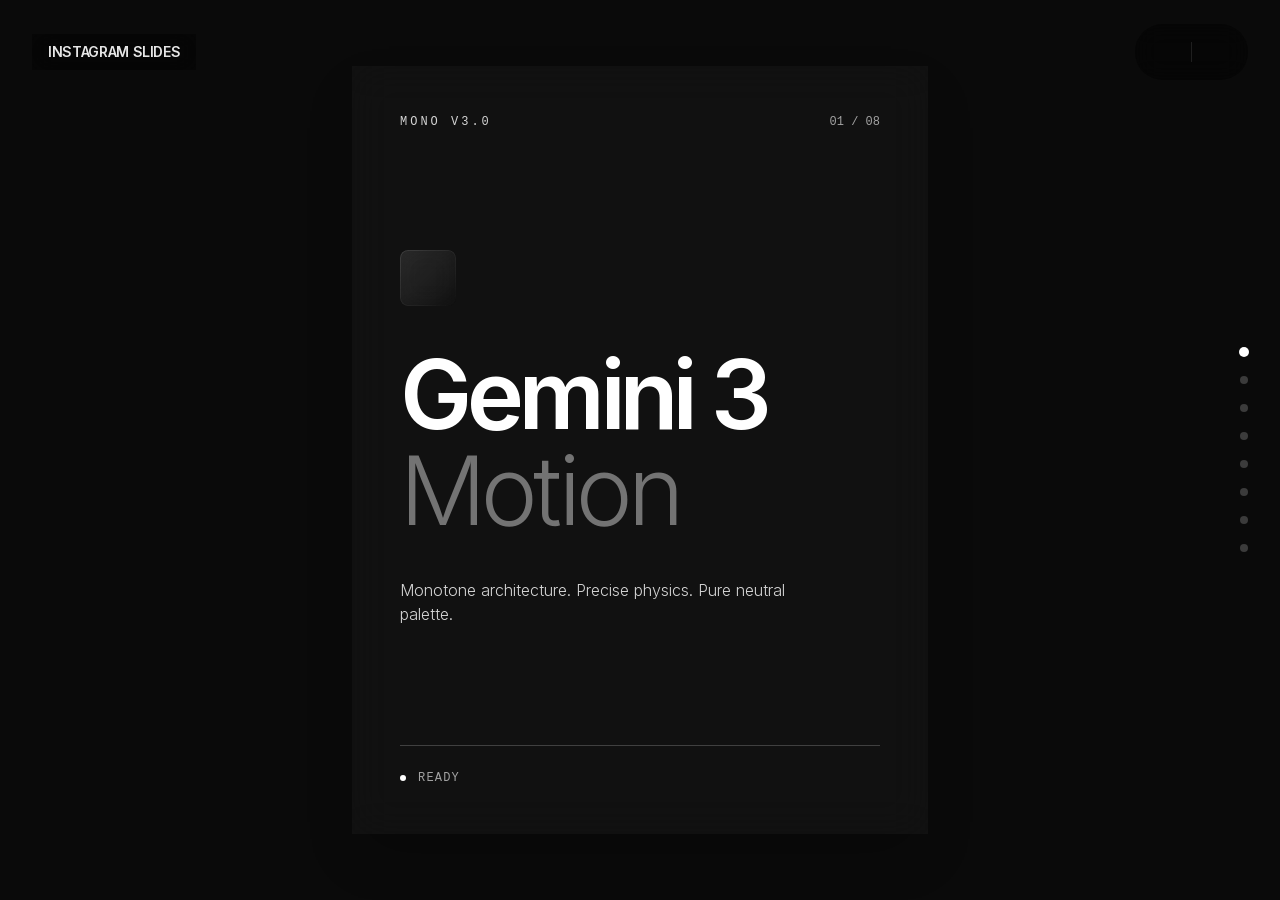
<file: assets/templates/animations-gemini - cópia/index.html>
<html lang="en"><head>
<!-- Google tag (gtag.js) -->
<script async src="https://www.googletagmanager.com/gtag/js?id=AW-18054495019"></script>
<script>
  window.dataLayer = window.dataLayer || [];
  function gtag(){dataLayer.push(arguments);}
  gtag('js', new Date());

  gtag('config', 'AW-18054495019');
</script>
<meta charset="utf-8"/>
<meta content="width=device-width, initial-scale=1.0" name="viewport"/>
<title>Gemini 3 Animation Guide - Monotone V2</title>
<!-- Scripts -->
<script src="assets/resource_3fa48481346f.js"></script>
<script src="assets/iconify-icon_e19829e7f0e8.js"></script>
<link href="assets/css2_d532a689d235.css" rel="stylesheet"/>
<style>
/* Base Setup */
:root {
--bg-deep: #050505;
}
body {
font-family: 'Inter', sans-serif;
background-color: var(--bg-deep);
color: #e5e5e5;
scrollbar-width: none;
-ms-overflow-style: none;
}
body::-webkit-scrollbar {
display: none;
}
html {
scroll-behavior: smooth;
}
/* Animations */
@keyframes animationIn {
0% { opacity: 0; transform: translateY(30px); filter: blur(10px); }
100% { opacity: 1; transform: translateY(0); filter: blur(0px); }
}
@keyframes marquee {
0% { transform: translateX(0); }
100% { transform: translateX(-50%); }
}
.animate-marquee { animation: marquee 40s linear infinite; }
@keyframes shimmer {
from { transform: translateX(-100%) skewX(-15deg); }
to { transform: translateX(200%) skewX(-15deg); }
}
@keyframes textSlide {
0% { transform: translateY(110%); opacity: 0; }
100% { transform: translateY(0); opacity: 1; }
}
.text-clip-anim span {
display: inline-block;
animation: textSlide 0.9s cubic-bezier(0.16, 1, 0.3, 1) forwards;
opacity: 0;
}
/* Flashlight Effect */
.flashlight-card { background: rgba(255, 255, 255, 0.01); }
.flashlight-card::before {
content: "";
position: absolute;
inset: 0px;
background: radial-gradient(
800px circle at var(--mouse-x) var(--mouse-y),
rgba(255, 255, 255, 0.08),
transparent 40%
);
opacity: 0;
transition: opacity 0.5s;
pointer-events: none;
z-index: 2;
}
.flashlight-card:hover::before { opacity: 1; }
/* Utility */
.glass-panel {
background: rgba(23, 23, 23, 0.6);
backdrop-filter: blur(20px);
}
</style>
<link href="assets/css2_86e10c4bcbd4.css" id="all-fonts-link-font-geist" rel="stylesheet"/><style id="all-fonts-style-font-geist">.font-geist { font-family: 'Geist', sans-serif !important; }</style><link href="assets/css2_0fc20595ebff.css" id="all-fonts-link-font-roboto" rel="stylesheet"/><style id="all-fonts-style-font-roboto">.font-roboto { font-family: 'Roboto', sans-serif !important; }</style><link href="assets/css2_23afcbef9bdd.css" id="all-fonts-link-font-montserrat" rel="stylesheet"/><style id="all-fonts-style-font-montserrat">.font-montserrat { font-family: 'Montserrat', sans-serif !important; }</style><link href="assets/css2_82ced711bf49.css" id="all-fonts-link-font-poppins" rel="stylesheet"/><style id="all-fonts-style-font-poppins">.font-poppins { font-family: 'Poppins', sans-serif !important; }</style><link href="assets/css2_fa22aa91016e.css" id="all-fonts-link-font-playfair" rel="stylesheet"/><style id="all-fonts-style-font-playfair">.font-playfair { font-family: 'Playfair Display', serif !important; }</style><link href="assets/css2_2b2d87bc82d8.css" id="all-fonts-link-font-instrument-serif" rel="stylesheet"/><style id="all-fonts-style-font-instrument-serif">.font-instrument-serif { font-family: 'Instrument Serif', serif !important; }</style><link href="assets/css2_4fef849c83da.css" id="all-fonts-link-font-merriweather" rel="stylesheet"/><style id="all-fonts-style-font-merriweather">.font-merriweather { font-family: 'Merriweather', serif !important; }</style><link href="assets/css2_a7b22b336fe1.css" id="all-fonts-link-font-bricolage" rel="stylesheet"/><style id="all-fonts-style-font-bricolage">.font-bricolage { font-family: 'Bricolage Grotesque', sans-serif !important; }</style><link href="assets/css2_0b2072b66163.css" id="all-fonts-link-font-jakarta" rel="stylesheet"/><style id="all-fonts-style-font-jakarta">.font-jakarta { font-family: 'Plus Jakarta Sans', sans-serif !important; }</style><link href="assets/css2_9b8bf743d4a8.css" id="all-fonts-link-font-manrope" rel="stylesheet"/><style id="all-fonts-style-font-manrope">.font-manrope { font-family: 'Manrope', sans-serif !important; }</style><link href="assets/css2_8e191ef32247.css" id="all-fonts-link-font-space-grotesk" rel="stylesheet"/><style id="all-fonts-style-font-space-grotesk">.font-space-grotesk { font-family: 'Space Grotesk', sans-serif !important; }</style><link href="assets/css2_70fd47a02eed.css" id="all-fonts-link-font-work-sans" rel="stylesheet"/><style id="all-fonts-style-font-work-sans">.font-work-sans { font-family: 'Work Sans', sans-serif !important; }</style><link href="assets/css2_b52fc18295f8.css" id="all-fonts-link-font-pt-serif" rel="stylesheet"/><style id="all-fonts-style-font-pt-serif">.font-pt-serif { font-family: 'PT Serif', serif !important; }</style><link href="assets/css2_62759cd015bd.css" id="all-fonts-link-font-geist-mono" rel="stylesheet"/><style id="all-fonts-style-font-geist-mono">.font-geist-mono { font-family: 'Geist Mono', monospace !important; }</style><link href="assets/css2_f495c2faa2a6.css" id="all-fonts-link-font-space-mono" rel="stylesheet"/><style id="all-fonts-style-font-space-mono">.font-space-mono { font-family: 'Space Mono', monospace !important; }</style><link href="assets/css2_6f16cdd6fd9f.css" id="all-fonts-link-font-quicksand" rel="stylesheet"/><style id="all-fonts-style-font-quicksand">.font-quicksand { font-family: 'Quicksand', sans-serif !important; }</style><link href="assets/css2_94cb6f0c406a.css" id="all-fonts-link-font-nunito" rel="stylesheet"/><style id="all-fonts-style-font-nunito">.font-nunito { font-family: 'Nunito', sans-serif !important; }</style><style id="border-gradient-shared-style">
[style*="--border-gradient"]::before {
content: "";
position: absolute;
inset: 0;
padding: 1px;
border-radius: var(--border-radius-before, inherit);
-webkit-mask: linear-gradient(#fff 0 0) content-box,
linear-gradient(#fff 0 0);
-webkit-mask-composite: xor;
mask-composite: exclude;
background: var(--border-gradient);
pointer-events: none;
}</style> <style>
/* 3D Transform utilities */
</style>
<script>
// Configure Tailwind to include our custom 3D transform utilities
tailwind.config = {
theme: {
extend: {
// Add any custom theme extensions here if needed
}
},
plugins: [
function({ addUtilities }) {
const rotateXUtilities = {};
const rotateYUtilities = {};
const rotateZUtilities = {};
const rotateValues = [0, 5, 10, 15, 20, 30, 45, 75];
// Generate rotate-x utilities
rotateValues.forEach((value) => {
rotateXUtilities[`.rotate-x-${value}`] = {
'--tw-rotate-x': `${value}deg`,
transform: `
translate3d(var(--tw-translate-x, 0), var(--tw-translate-y, 0), var(--tw-translate-z, 0))
rotateX(var(--tw-rotate-x, 0))
rotateY(var(--tw-rotate-y, 0))
rotateZ(var(--tw-rotate-z, 0))
skewX(var(--tw-skew-x, 0))
skewY(var(--tw-skew-y, 0))
scaleX(var(--tw-scale-x, 1))
scaleY(var(--tw-scale-y, 1))
`.replace(/\\s+/g, ' ').trim(),
};
if (value !== 0) {
rotateXUtilities[`.-rotate-x-${value}`] = {
'--tw-rotate-x': `-${value}deg`,
transform: `
translate3d(var(--tw-translate-x, 0), var(--tw-translate-y, 0), var(--tw-translate-z, 0))
rotateX(var(--tw-rotate-x, 0))
rotateY(var(--tw-rotate-y, 0))
rotateZ(var(--tw-rotate-z, 0))
skewX(var(--tw-skew-x, 0))
skewY(var(--tw-skew-y, 0))
scaleX(var(--tw-scale-x, 1))
scaleY(var(--tw-scale-y, 1))
`.replace(/\\s+/g, ' ').trim(),
};
}
});
// Generate rotate-y utilities
rotateValues.forEach((value) => {
rotateYUtilities[`.rotate-y-${value}`] = {
'--tw-rotate-y': `${value}deg`,
transform: `
translate3d(var(--tw-translate-x, 0), var(--tw-translate-y, 0), var(--tw-translate-z, 0))
rotateX(var(--tw-rotate-x, 0))
rotateY(var(--tw-rotate-y, 0))
rotateZ(var(--tw-rotate-z, 0))
skewX(var(--tw-skew-x, 0))
skewY(var(--tw-skew-y, 0))
scaleX(var(--tw-scale-x, 1))
scaleY(var(--tw-scale-y, 1))
`.replace(/\\s+/g, ' ').trim(),
};
if (value !== 0) {
rotateYUtilities[`.-rotate-y-${value}`] = {
'--tw-rotate-y': `-${value}deg`,
transform: `
translate3d(var(--tw-translate-x, 0), var(--tw-translate-y, 0), var(--tw-translate-z, 0))
rotateX(var(--tw-rotate-x, 0))
rotateY(var(--tw-rotate-y, 0))
rotateZ(var(--tw-rotate-z, 0))
skewX(var(--tw-skew-x, 0))
skewY(var(--tw-skew-y, 0))
scaleX(var(--tw-scale-x, 1))
scaleY(var(--tw-scale-y, 1))
`.replace(/\\s+/g, ' ').trim(),
};
}
});
// Generate rotate-z utilities
rotateValues.forEach((value) => {
rotateZUtilities[`.rotate-z-${value}`] = {
'--tw-rotate-z': `${value}deg`,
transform: `
translate3d(var(--tw-translate-x, 0), var(--tw-translate-y, 0), var(--tw-translate-z, 0))
rotateX(var(--tw-rotate-x, 0))
rotateY(var(--tw-rotate-y, 0))
rotateZ(var(--tw-rotate-z, 0))
skewX(var(--tw-skew-x, 0))
skewY(var(--tw-skew-y, 0))
scaleX(var(--tw-scale-x, 1))
scaleY(var(--tw-scale-y, 1))
`.replace(/\\s+/g, ' ').trim(),
};
if (value !== 0) {
rotateZUtilities[`.-rotate-z-${value}`] = {
'--tw-rotate-z': `-${value}deg`,
transform: `
translate3d(var(--tw-translate-x, 0), var(--tw-translate-y, 0), var(--tw-translate-z, 0))
rotateX(var(--tw-rotate-x, 0))
rotateY(var(--tw-rotate-y, 0))
rotateZ(var(--tw-rotate-z, 0))
skewX(var(--tw-skew-x, 0))
skewY(var(--tw-skew-y, 0))
scaleX(var(--tw-scale-x, 1))
scaleY(var(--tw-scale-y, 1))
`.replace(/\\s+/g, ' ').trim(),
};
}
});
// Perspective utilities
const perspectiveUtilities = {
".perspective-none": { perspective: "none" },
".perspective-dramatic": { perspective: "100px" },
".perspective-near": { perspective: "300px" },
".perspective-normal": { perspective: "500px" },
".perspective-midrange": { perspective: "800px" },
".perspective-distant": { perspective: "1200px" },
};
// Transform style utilities
const transformStyleUtilities = {
".transform-style-preserve-3d": { "transform-style": "preserve-3d" },
".transform-style-flat": { "transform-style": "flat" },
};
addUtilities({
...rotateXUtilities,
...rotateYUtilities,
...rotateZUtilities,
...perspectiveUtilities,
...transformStyleUtilities,
});
}
]
};
</script></head>
<body class="antialiased selection:bg-white/20 selection:text-white relative bg-neutral-950 overflow-hidden">
<!-- Fixed Header -->
<header class="fixed top-0 left-0 right-0 z-[60] px-4 md:px-8 py-4 md:py-6 flex justify-between items-center pointer-events-none">
<div class="pointer-events-auto">
<h1 class="text-xs md:text-sm font-semibold tracking-tight text-white uppercase opacity-90 backdrop-blur-md px-3 md:px-4 py-2 rounded-none bg-black/40">
                Instagram Slides
            </h1>
</div>
<div class="pointer-events-auto flex items-center gap-2 backdrop-blur-md p-2 rounded-full bg-black/40">
<button class="w-8 h-8 md:w-10 md:h-10 flex items-center justify-center rounded-full hover:bg-white/10 transition-colors text-white/70 hover:text-white" onclick="navigateSlide(-1)">
<iconify-icon class="md:w-6 md:h-6" icon="solar:alt-arrow-up-bold-duotone" width="20"></iconify-icon>
</button>
<div class="w-[1px] h-4 md:h-5 bg-white/10"></div>
<button class="w-8 h-8 md:w-10 md:h-10 flex items-center justify-center rounded-full hover:bg-white/10 transition-colors text-white/70 hover:text-white" onclick="navigateSlide(1)">
<iconify-icon class="md:w-6 md:h-6" icon="solar:alt-arrow-down-bold-duotone" width="20"></iconify-icon>
</button>
</div>
</header>
<!-- Navigation Dots (Hidden on Mobile) -->
<div class="fixed right-8 top-1/2 -translate-y-1/2 z-[60] hidden md:flex flex-col gap-5" id="nav-dots">
<a aria-label="Go to slide 1" class="nav-dot w-2 h-2 rounded-full hover:bg-white transition-all duration-300" href="#section-1"></a>
<a aria-label="Go to slide 2" class="nav-dot w-2 h-2 rounded-full hover:bg-white transition-all duration-300" href="#section-2"></a>
<a aria-label="Go to slide 3" class="nav-dot w-2 h-2 rounded-full hover:bg-white transition-all duration-300" href="#section-3"></a>
<a aria-label="Go to slide 4" class="nav-dot w-2 h-2 rounded-full hover:bg-white transition-all duration-300" href="#section-4"></a>
<a aria-label="Go to slide 5" class="nav-dot w-2 h-2 rounded-full hover:bg-white transition-all duration-300" href="#section-5"></a>
<a aria-label="Go to slide 6" class="nav-dot w-2 h-2 rounded-full hover:bg-white transition-all duration-300" href="#section-6"></a>
<a aria-label="Go to slide 7" class="nav-dot w-2 h-2 rounded-full hover:bg-white transition-all duration-300" href="#section-7"></a>
<a aria-label="Go to slide 8" class="nav-dot w-2 h-2 rounded-full hover:bg-white transition-all duration-300" href="#section-8"></a>
</div>
<!-- Scroll Container -->
<main class="overflow-y-scroll snap-y snap-mandatory scroll-smooth w-full h-screen relative" id="main-scroll">
<!-- Slide 1: Cover -->
<section class="snap-start shrink-0 flex w-full h-screen pt-0 pr-0 pb-0 pl-0 relative items-center justify-center" data-index="0" id="section-1">
<div class="h-full md:h-auto md:aspect-[3/4] glass-panel overflow-hidden flex flex-col group bg-center w-full max-w-none md:max-w-xl bg-cover rounded-none pt-20 md:pt-12 pr-6 md:pr-12 pb-12 pl-6 md:pl-12 relative shadow-2xl justify-between bg-[url(https://hoirqrkdgbmvpwutwuwj.supabase.co/storage/v1/object/public/assets/assets/53970266-f8db-425c-8883-5535f3e41c4d_1600w.webp)]" style="transition: outline 0.1s ease-in-out;">
<div class="flex justify-between items-center opacity-70 animate-on-scroll [animation:animationIn_0.8s_ease-out_0.1s_both] animate">
<span class="text-xs uppercase tracking-[0.25em] font-mono text-neutral-300">Mono V3.0</span>
<span class="text-xs font-mono text-neutral-400">01 / 08</span>
</div>
<div class="relative z-10 space-y-6 md:space-y-10">
<div class="flex animate-on-scroll [animation:animationIn_0.8s_ease-out_0.2s_both] animate bg-gradient-to-br from-white/10 to-white/0 w-12 h-12 md:w-14 md:h-14 rounded-lg mb-4 md:mb-6 backdrop-blur-md items-center justify-center" style="position: relative; --border-gradient: linear-gradient(135deg, rgba(255, 255, 255, 0.1), rgba(255, 255, 255, 0)); --border-radius-before: 8px">
<!-- Solar Icon -->
<iconify-icon class="text-2xl md:text-3xl text-white" icon="solar:stars-minimalistic-bold-duotone"></iconify-icon>
</div>
<h1 class="leading-[0.9] animate-on-scroll [animation:animationIn_0.8s_ease-out_0.3s_both] animate text-6xl md:text-8xl font-semibold text-white tracking-tighter">
          Gemini 3<br/>
<span class="font-light text-neutral-500">Motion</span>
</h1>
<p class="leading-relaxed animate-on-scroll [animation:animationIn_0.8s_ease-out_0.4s_both] animate text-sm md:text-base font-light text-neutral-300 max-w-[90%]">
          Monotone architecture. Precise physics. Pure neutral palette.
        </p>
</div>
<div class="space-y-6 animate-on-scroll [animation:animationIn_0.8s_ease-out_0.6s_both] animate">
<div class="h-[1px] w-full bg-white/20"></div>
<div class="flex justify-between items-end">
<div class="flex items-center gap-3 text-xs text-neutral-400 font-mono uppercase tracking-widest">
<span class="w-1.5 h-1.5 bg-white rounded-full animate-pulse"></span>
            Ready
          </div>
<iconify-icon class="text-2xl text-white animate-bounce" icon="solar:arrow-down-bold-duotone"></iconify-icon>
</div>
</div>
</div>
</section>
<!-- Slide 2: Intro -->
<section class="snap-start shrink-0 flex w-full h-screen pt-0 pr-0 pb-0 pl-0 relative items-center justify-center" data-index="1" id="section-2">
<div class="h-full md:h-auto md:aspect-[3/4] glass-panel overflow-hidden flex flex-col bg-center w-full bg-[url(https://hoirqrkdgbmvpwutwuwj.supabase.co/storage/v1/object/public/assets/assets/d1e715c0-e250-4e7f-a4f5-433e96d81f31_1600w.webp)] max-w-none md:max-w-xl bg-cover rounded-none pt-20 md:pt-12 pr-6 md:pr-12 pb-12 pl-6 md:pl-12 relative">
<span class="text-xs uppercase tracking-[0.25em] font-mono text-neutral-400 mb-6 md:mb-10 block animate-on-scroll [animation:animationIn_0.8s_ease-out_0.1s_both]">02 — Intro</span>
<h2 class="animate-on-scroll [animation:animationIn_0.8s_ease-out_0.2s_both] text-4xl md:text-6xl font-medium text-white tracking-tight mb-4 md:mb-6">
        Enhance with<br/><span class="text-neutral-500">Motion</span></h2>
<p class="text-sm md:text-base text-neutral-400 mb-8 md:mb-12 leading-relaxed max-w-md animate-on-scroll [animation:animationIn_0.8s_ease-out_0.3s_both]">
        Structure: Hero intro, hover interactions, reveal.
      </p>
<div class="flex-1 bg-neutral-900/60 rounded-none p-4 md:p-6 relative overflow-hidden group animate-on-scroll [animation:animationIn_0.8s_ease-out_0.4s_both]">
<div class="bg-center bg-gradient-to-br from-black/10 to-black/0 opacity-100 absolute top-0 right-0 bottom-0 left-0 backdrop-blur-lg">
</div>
<div class="z-10 mt-2 relative space-y-4">
<div class="animate-on-scroll [animation:animationIn_0.8s_ease-out_0.5s_both] bg-gradient-to-br from-white/10 to-white/0 w-2/3 h-8 rounded-none backdrop-blur">
</div>
<div class="animate-on-scroll [animation:animationIn_0.8s_ease-out_0.6s_both] bg-gradient-to-br from-white/10 to-white/0 w-full h-16 md:h-24 rounded-none backdrop-blur">
</div>
<div class="flex gap-3">
<div class="animate-on-scroll [animation:animationIn_0.8s_ease-out_0.7s_both] bg-gradient-to-br from-white/10 to-white/0 w-1/2 h-16 md:h-20 rounded-none backdrop-blur">
</div>
<div class="animate-on-scroll [animation:animationIn_0.8s_ease-out_0.8s_both] bg-gradient-to-br from-white/10 to-white/0 w-1/2 h-16 md:h-20 rounded-none backdrop-blur">
</div>
</div>
</div>
<div class="absolute bottom-6 left-6 right-6 bg-black/80 backdrop-blur-md p-4 rounded-none animate-on-scroll [animation:animationIn_0.8s_ease-out_1s_both]">
<p class="leading-tight text-xs md:text-base text-neutral-300 font-mono">
            "Animate when in view: fade in, slide in, blur in..."
          </p>
</div>
</div>
</div>
</section>
<!-- Slide 3: Buttons -->
<section class="snap-start shrink-0 flex w-full h-screen pt-0 pr-0 pb-0 pl-0 relative items-center justify-center" data-index="2" id="section-3">
<div class="h-full md:h-auto md:aspect-[3/4] glass-panel overflow-hidden flex flex-col bg-center w-full bg-[url(https://hoirqrkdgbmvpwutwuwj.supabase.co/storage/v1/object/public/assets/assets/6ea6d66c-a7a6-4548-9b3f-680a206078c3_1600w.webp)] max-w-none md:max-w-xl bg-cover rounded-none pt-20 md:pt-12 pr-6 md:pr-12 pb-12 pl-6 md:pl-12 relative items-center justify-center">
<div class="absolute top-20 md:top-12 left-6 md:left-12 right-6 md:right-12">
<span class="text-xs uppercase tracking-[0.25em] font-mono text-neutral-400">03 — Buttons</span>
<h2 class="text-4xl md:text-5xl font-medium text-white tracking-tight mt-4">Beam Animation</h2>
</div>
<div class="group animate-on-scroll [animation:animationIn_0.8s_ease-out_0.3s_both] mt-20 md:mt-80 relative scale-110 md:scale-125">
<div class="-inset-2 group-hover:opacity-100 transition duration-500 bg-neutral-600/30 opacity-0 rounded-full absolute blur-xl">
</div>
<!-- Shimmer Beam Animation Layer -->
<div class="absolute -inset-[1px] rounded-full overflow-hidden opacity-0 group-hover:opacity-100 transition duration-500 pointer-events-none">
<div class="absolute top-1/2 left-1/2 -translate-x-1/2 -translate-y-1/2 w-[300%] h-[300%] bg-[conic-gradient(from_0deg,transparent_0_340deg,white_360deg)] animate-[spin_2s_linear_infinite]"></div>
</div>
<button class="group relative z-10 flex items-center justify-center overflow-hidden rounded-full p-[1px] leading-none">
<span class="absolute inset-[-1000%] animate-[spin_2s_linear_infinite] bg-[conic-gradient(from_0deg,transparent_0_340deg,white_360deg)]"></span>
<span class="relative flex h-full w-full items-center rounded-full bg-black pt-4 pr-10 pb-4 pl-10 ring-1 ring-white/10">
<span class="absolute inset-0 overflow-hidden rounded-full">
<span class="absolute top-0 left-0 h-full w-full -skew-x-12 bg-gradient-to-r from-transparent via-white/20 to-transparent opacity-0 group-hover:animate-[shimmer_1.5s_infinite] group-hover:opacity-100"></span>
</span>
<span class="relative z-10 flex items-center">
<span class="text-lg font-medium tracking-wide text-white">Get Access</span>
</span>
<span class="relative z-10 ml-4 flex items-center text-neutral-500 transition duration-200 group-hover:translate-x-1 group-hover:text-white">
<iconify-icon class="text-2xl" icon="solar:arrow-right-bold-duotone"></iconify-icon>
</span>
</span>
</button>
</div>
<div class="mt-20 p-6 border-l-2 border-white/20 rounded-none w-full animate-on-scroll [animation:animationIn_0.8s_ease-out_0.5s_both]">
<p class="leading-relaxed text-sm md:text-base text-neutral-400 font-mono">
<span class="text-white">Prompt:</span> "Add a 1px shimmer beam animation around the pill-shaped button on
          hover."
        </p>
</div>
</div>
</section>
<!-- Slide 4: Typography -->
<section class="h-screen w-full snap-start shrink-0 flex items-center justify-center relative p-0" data-index="3" id="section-4">
<div class="h-full md:h-auto md:aspect-[3/4] glass-panel overflow-hidden flex flex-col bg-neutral-900/50 w-full max-w-none md:max-w-xl rounded-none pt-20 md:pt-12 pr-6 md:pr-12 pb-12 pl-6 md:pl-12 relative justify-center">
<span class="absolute top-20 md:top-12 left-6 md:left-12 text-xs uppercase tracking-[0.25em] font-mono text-neutral-500 animate-on-scroll [animation:animationIn_0.8s_ease-out_0.1s_both]">04 — Typography</span>
<div class="space-y-1">
<div class="flex animate-on-scroll [animation:animationIn_0.8s_ease-out_0.2s_both]">
<h2 class="text-5xl md:text-7xl font-semibold text-white tracking-tighter" style="animation-delay: 0s">Clip-path</h2>
</div>
<div class="flex animate-on-scroll [animation:animationIn_0.8s_ease-out_0.3s_both]">
<h2 class="text-5xl md:text-7xl font-semibold text-neutral-600 tracking-tighter" style="animation-delay: 0.1s">Typography</h2>
</div>
<div class="flex animate-on-scroll [animation:animationIn_0.8s_ease-out_0.4s_both]">
<h2 class="text-5xl md:text-7xl font-semibold text-neutral-800 tracking-tighter" style="animation-delay: 0.2s">Animation</h2>
</div>
</div>
<div class="animate-on-scroll [animation:animationIn_0.8s_ease-out_0.6s_both] text-sm md:text-base font-light text-neutral-500 border-neutral-800 border-l-2 mt-16 pl-6">
        "Add a vertical text clip slide down animation letter by letter"
      </div>
</div>
</section>
<!-- Slide 5: Logos -->
<section class="snap-start shrink-0 flex w-full h-screen pt-0 pr-0 pb-0 pl-0 relative items-center justify-center" data-index="4" id="section-5">
<div class="h-full md:h-auto md:aspect-[3/4] glass-panel overflow-hidden flex flex-col w-full max-w-none md:max-w-xl rounded-none p-0 relative justify-center bg-neutral-900/40">
<div class="p-6 md:p-12 pb-0">
<span class="text-xs uppercase tracking-[0.25em] font-mono text-neutral-500 animate-on-scroll [animation:animationIn_0.8s_ease-out_0.1s_both]">05 — Social Proof</span>
<h2 class="text-4xl md:text-5xl font-medium tracking-tight mt-4 mb-8 md:mb-16 text-white animate-on-scroll [animation:animationIn_0.8s_ease-out_0.2s_both]">
          Infinite Loop</h2>
</div>
<div class="relative w-full py-12 md:py-16 border-y border-white/5 bg-black/40 animate-on-scroll [animation:animationIn_0.8s_ease-out_0.4s_both]">
<div class="absolute left-0 top-0 bottom-0 w-12 md:w-24 z-10 bg-gradient-to-r from-[#0d0d0d] to-transparent"></div>
<div class="absolute right-0 top-0 bottom-0 w-12 md:w-24 z-10 bg-gradient-to-l from-[#0d0d0d] to-transparent"></div>
<div class="flex overflow-hidden w-full">
<div class="flex animate-marquee whitespace-nowrap gap-8 md:gap-16 items-center">
<!-- Brand icons -->
<iconify-icon class="text-2xl md:text-3xl text-neutral-400" icon="simple-icons:nvidia"></iconify-icon>
<iconify-icon class="text-2xl md:text-3xl text-neutral-400" icon="simple-icons:linear"></iconify-icon>
<iconify-icon class="text-2xl md:text-3xl text-neutral-400" icon="simple-icons:vercel"></iconify-icon>
<iconify-icon class="text-2xl md:text-3xl text-neutral-400" icon="simple-icons:apple"></iconify-icon>
<iconify-icon class="text-4xl md:text-5xl text-neutral-400" icon="simple-icons:stripe"></iconify-icon>
<iconify-icon class="text-4xl md:text-5xl text-neutral-400" icon="simple-icons:spacex"></iconify-icon>
<iconify-icon class="text-2xl md:text-3xl text-neutral-400" icon="simple-icons:nvidia"></iconify-icon>
<iconify-icon class="text-2xl md:text-3xl text-neutral-400" icon="simple-icons:linear"></iconify-icon>
<iconify-icon class="text-2xl md:text-3xl text-neutral-400" icon="simple-icons:vercel"></iconify-icon>
<iconify-icon class="text-2xl md:text-3xl text-neutral-400" icon="simple-icons:apple"></iconify-icon>
<iconify-icon class="text-4xl md:text-5xl text-neutral-400" icon="simple-icons:stripe"></iconify-icon>
<iconify-icon class="text-4xl md:text-5xl text-neutral-400" icon="simple-icons:spacex"></iconify-icon>
</div>
</div>
</div>
<div class="pt-8 pr-6 md:pr-12 pb-12 pl-6 md:pl-12">
<p class="animate-on-scroll [animation:animationIn_0.8s_ease-out_0.6s_both] text-sm md:text-base text-neutral-400 font-mono">
          "Add a marquis infinite loop slow animation using alpha mask"
        </p>
</div>
</div>
</section>
<!-- Slide 6: Switching -->
<section class="h-screen w-full snap-start shrink-0 flex items-center justify-center relative p-0" data-index="5" id="section-6">
<div class="h-full md:h-auto md:aspect-[3/4] glass-panel overflow-hidden flex flex-col bg-center w-full bg-[url(https://hoirqrkdgbmvpwutwuwj.supabase.co/storage/v1/object/public/assets/assets/47ccf769-0cb4-4a95-804e-cc919fd6d449_1600w.webp)] max-w-none md:max-w-xl bg-cover rounded-none pt-20 md:pt-12 pr-6 md:pr-12 pb-12 pl-6 md:pl-12 relative items-center justify-center">
<span class="absolute top-20 md:top-12 left-6 md:left-12 text-xs uppercase tracking-[0.25em] font-mono text-neutral-500 animate-on-scroll [animation:animationIn_0.8s_ease-out_0.1s_both]">06 — Switching</span>
<div class="flex animate-on-scroll [animation:animationIn_0.8s_ease-out_0.3s_both] w-full h-80 relative perspective-1000 items-center justify-center">
<div class="absolute w-[80%] h-[80%] bg-neutral-800/80 backdrop-blur rounded-none -translate-y-6 scale-95 opacity-40">
</div>
<div class="flex flex-col transition-all duration-500 hover:scale-[1.02] z-10 bg-stone-950 w-[85%] h-[85%] ring-white/10 ring-1 rounded-none pt-8 pr-8 pb-8 pl-8 absolute shadow-2xl">
<div class="flex bg-gradient-to-br from-white/10 to-white/0 w-12 h-12 rounded-none mb-6 items-center justify-center">
<iconify-icon class="text-2xl text-white" icon="solar:database-bold-duotone"></iconify-icon>
</div>
<div class="bg-gradient-to-br from-white/10 to-white/0 w-16 h-3 rounded-sm mb-6"></div>
<div class="bg-gradient-to-br from-white/10 to-white/0 w-full h-3 rounded-sm mb-3"></div>
<div class="bg-gradient-to-br from-white/10 to-white/0 w-2/3 h-3 rounded-sm"></div>
</div>
<div class="absolute -bottom-12 flex gap-6">
<button class="flex hover:bg-white hover:text-black transition-colors text-neutral-400 bg-neutral-900 w-12 h-12 rounded-full items-center justify-center" style="position: relative; --border-gradient: linear-gradient(135deg, rgba(255, 255, 255, 0.1), rgba(255, 255, 255, 0)); --border-radius-before: 9999px">
<iconify-icon class="text-xl" icon="solar:arrow-left-bold-duotone"></iconify-icon>
</button>
<button class="flex hover:bg-white hover:text-black transition-colors text-neutral-400 bg-neutral-900 w-12 h-12 rounded-full items-center justify-center" style="position: relative; --border-gradient: linear-gradient(135deg, rgba(255, 255, 255, 0.1), rgba(255, 255, 255, 0)); --border-radius-before: 9999px">
<iconify-icon class="text-xl" icon="solar:arrow-right-bold-duotone"></iconify-icon>
</button>
</div>
</div>
<div class="mt-24 pt-8 pr-6 md:pr-12 pb-12 pl-6 md:pl-12">
<p class="animate-on-scroll [animation:animationIn_0.8s_ease-out_0.6s_both] text-sm md:text-base text-neutral-400 font-mono">"Animate the cards to rotate between 3 cards in a loop. Add prev/next arrows to switch between cards."</p>
</div></div>
</section>
<!-- Slide 7: Interaction -->
<section class="h-screen w-full snap-start shrink-0 flex items-center justify-center relative p-0" data-index="6" id="section-7">
<div class="h-full md:h-auto md:aspect-[3/4] glass-panel overflow-hidden flex flex-col bg-center w-full bg-[url(https://hoirqrkdgbmvpwutwuwj.supabase.co/storage/v1/object/public/assets/assets/7b8e6a1f-44f9-49ef-a26c-bf0d87724acf_1600w.webp)] max-w-none md:max-w-xl bg-cover rounded-none pt-20 md:pt-12 pr-6 md:pr-12 pb-12 pl-6 md:pl-12 relative justify-center">
<span class="absolute top-20 md:top-12 left-6 md:left-12 text-xs uppercase tracking-[0.25em] font-mono text-neutral-500 animate-on-scroll [animation:animationIn_0.8s_ease-out_0.1s_both]">07 — Interaction</span>
<h2 class="text-4xl md:text-5xl font-medium tracking-tight mb-8 md:mb-12 text-white animate-on-scroll [animation:animationIn_0.8s_ease-out_0.2s_both]">
        Flashlight Reveal</h2>
<div class="grid grid-cols-2 gap-x-4 md:gap-x-6 gap-y-4 md:gap-y-6">
<div class="flashlight-card relative aspect-square border-0 bg-neutral-900/60 ring-1 ring-white/5 rounded-none p-4 md:p-6 flex flex-col justify-end group overflow-hidden animate-on-scroll [animation:animationIn_0.8s_ease-out_0.4s_both]" onmousemove="const rect = this.getBoundingClientRect(); this.style.setProperty('--mouse-x', `${event.clientX - rect.left}px`); this.style.setProperty('--mouse-y', `${event.clientY - rect.top}px`);">
<iconify-icon class="text-3xl md:text-5xl text-neutral-500 mb-2 md:mb-4 group-hover:text-white transition-colors duration-500" icon="solar:layers-minimalistic-bold-duotone"></iconify-icon>
<div class="text-xs md:text-sm text-neutral-400 font-medium tracking-wide">Hover Me</div>
</div>
<div class="flashlight-card aspect-square flex flex-col group overflow-hidden animate-on-scroll [animation:animationIn_0.8s_ease-out_0.6s_both] bg-neutral-900/60 border-0 ring-white/5 ring-1 rounded-none p-4 md:p-6 relative backdrop-blur justify-end" onmousemove="const rect = this.getBoundingClientRect(); this.style.setProperty('--mouse-x', `${event.clientX - rect.left}px`); this.style.setProperty('--mouse-y', `${event.clientY - rect.top}px`);" style="--mouse-x: 106.5px; --mouse-y: 219px;">
<iconify-icon class="text-3xl md:text-5xl text-neutral-500 mb-2 md:mb-4 group-hover:text-white transition-colors duration-500" icon="solar:cpu-bold-duotone"></iconify-icon>
<div class="text-xs md:text-sm text-neutral-400 font-medium tracking-wide">Trace Border</div>
</div>
</div>
<div class="mt-8 md:mt-10 text-xs text-neutral-500 font-mono animate-on-scroll [animation:animationIn_0.8s_ease-out_0.8s_both]">
        "Add a subtle flashlight effect on hover/mouse position to background."
      </div>
</div>
</section>
<!-- Slide 8: End -->
<section class="h-screen w-full snap-start shrink-0 flex items-center justify-center relative p-0" data-index="7" id="section-8">
<div class="h-full md:h-auto md:aspect-[3/4] glass-panel overflow-hidden flex flex-col bg-center w-full bg-[url(https://hoirqrkdgbmvpwutwuwj.supabase.co/storage/v1/object/public/assets/assets/67df17f7-9681-4bd3-927b-ac569042a884_1600w.webp)] max-w-none md:max-w-xl bg-cover rounded-none pt-0 pr-0 pb-0 pl-0 relative justify-between">
<div class="p-6 md:p-12 pt-20 md:pt-12">
<span class="text-xs uppercase tracking-[0.25em] font-mono text-neutral-500 animate-on-scroll [animation:animationIn_0.8s_ease-out_0.1s_both]">08 — End</span>
<h1 class="animate-on-scroll [animation:animationIn_0.8s_ease-out_0.2s_both] text-5xl md:text-7xl font-medium text-white tracking-tighter mt-6 mb-4">
          Build Better<br/>Interfaces.</h1>
</div>
<div class="overflow-hidden mask-image-gradient animate-on-scroll [animation:animationIn_0.8s_ease-out_0.4s_both] h-48 md:h-56 z-10 relative" style="mask-image: linear-gradient(180deg, transparent, black 20%, black 95%, transparent); -webkit-mask-image: linear-gradient(180deg, transparent, black 20%, black 95%, transparent);">
<div class="space-y-4 p-6 md:p-8 opacity-60 grayscale hover:grayscale-0 transition-all duration-700">
<div class="bg-gradient-to-br from-black/0 via-black/10 to-black/0 ring-white/5 ring-1 rounded-none px-4 py-4 md:px-6 md:py-6 backdrop-blur-sm">
<p class="text-sm md:text-base text-neutral-300">"The beam effect is subtle but changes everything."</p>
</div>
<div class="bg-gradient-to-br from-black/0 via-black/10 to-black/0 ring-white/5 ring-1 rounded-none ml-4 md:ml-8 px-4 py-4 md:px-6 md:py-6 backdrop-blur-sm">
<p class="text-sm md:text-base text-neutral-300">"Gemini 3 understands motion physics."</p>
</div>
<div class="bg-gradient-to-br from-black/0 via-black/10 to-black/0 rounded-none ring-white/5 ring-1 px-4 py-4 md:px-6 md:py-6 backdrop-blur-sm">
<p class="text-xs md:text-sm text-neutral-300">"Cleanest implementation of glassmorphism."</p>
</div>
</div>
</div>
<div class="animate-on-scroll [animation:animationIn_0.8s_ease-out_0.6s_both] bg-gradient-to-t from-black/90 to-transparent p-6 md:p-12 pb-12">
<button class="w-full group relative flex items-center justify-center gap-3 bg-white text-black py-4 md:py-5 rounded-none overflow-hidden hover:bg-neutral-200 transition-colors">
<span class="text-xs md:text-sm font-bold uppercase tracking-widest z-10">Follow @mengto</span>
<iconify-icon class="text-xl md:text-2xl z-10 group-hover:translate-x-1 group-hover:-translate-y-1 transition-transform" icon="solar:arrow-right-up-bold-duotone"></iconify-icon>
</button>
</div>
</div>
</section>
</main>
<script>
        // Existing Animation Observer
        (function () {
            const style = document.createElement("style");
            style.textContent = `
            .animate-on-scroll { animation-play-state: paused !important; }
            .animate-on-scroll.animate { animation-play-state: running !important; }
            `;
            document.head.appendChild(style);

            const once = true;

            if (!window.__inViewIO) {
            window.__inViewIO = new IntersectionObserver((entries) => {
                entries.forEach((entry) => {
                if (entry.isIntersecting) {
                    entry.target.classList.add("animate");
                    if (once) window.__inViewIO.unobserve(entry.target);
                }
                });
            }, { threshold: 0.2 });
            }

            window.initInViewAnimations = function (selector = ".animate-on-scroll") {
            document.querySelectorAll(selector).forEach((el) => {
                window.__inViewIO.observe(el);
            });
            };

            document.addEventListener("DOMContentLoaded", () => initInViewAnimations());
        })();

        // Navigation Logic
        const sections = document.querySelectorAll('section');
        const dots = document.querySelectorAll('.nav-dot');
        const scroller = document.getElementById('main-scroll');
        let currentSectionIndex = 0;

        // Update Active Dot based on scroll
        const navObserver = new IntersectionObserver((entries) => {
            entries.forEach(entry => {
                if (entry.isIntersecting) {
                    const index = parseInt(entry.target.getAttribute('data-index'));
                    currentSectionIndex = index;
                    
                    // Update dots
                    dots.forEach(d => {
                        d.classList.remove('bg-white', 'scale-125');
                        d.classList.add('bg-white/20');
                    });
                    
                    // Highlight current dot
                    if(dots[index]) {
                        dots[index].classList.remove('bg-white/20');
                        dots[index].classList.add('bg-white', 'scale-125');
                    }
                }
            });
        }, { threshold: 0.5 });

        sections.forEach(section => navObserver.observe(section));

        // Arrow Navigation
        window.navigateSlide = function(direction) {
            let nextIndex = currentSectionIndex + direction;
            
            // Clamp
            if (nextIndex < 0) nextIndex = 0;
            if (nextIndex >= sections.length) nextIndex = sections.length - 1;
            
            // Scroll
            const target = sections[nextIndex];
            if(target) {
                target.scrollIntoView({ behavior: 'smooth' });
            }
        }
    </script>
<script data-img-fallback-handler="">!function(){var f=["https://hoirqrkdgbmvpwutwuwj.supabase.co/storage/v1/object/public/assets/assets/917d6f93-fb36-439a-8c48-884b67b35381_1600w.jpg","https://hoirqrkdgbmvpwutwuwj.supabase.co/storage/v1/object/public/assets/assets/4734259a-bad7-422f-981e-ce01e79184f2_1600w.jpg","https://hoirqrkdgbmvpwutwuwj.supabase.co/storage/v1/object/public/assets/assets/c543a9e1-f226-4ced-80b0-feb8445a75b9_1600w.jpg","https://hoirqrkdgbmvpwutwuwj.supabase.co/storage/v1/object/public/assets/assets/5bab247f-35d9-400d-a82b-fd87cfe913d2_1600w.webp","https://hoirqrkdgbmvpwutwuwj.supabase.co/storage/v1/object/public/assets/assets/30104e3c-5eea-4b93-93e9-5313698a7156_1600w.webp"],h=new Set;function g(s){for(var x=0,i=0;i<s.length;i++)x=(x<<5)-x+s.charCodeAt(i)|0;return f[Math.abs(x)%f.length]}function r(t){var s=t.src;if(s&&!h.has(s)){h.add(s);t.src=g(s)}}window.addEventListener("error",function(e){var t=e.target;if(t&&t.tagName==="IMG")r(t)},!0);function c(){document.querySelectorAll("img").forEach(function(i){if(i.complete&&!i.naturalWidth&&i.src)r(i)})}if(document.readyState==="loading")document.addEventListener("DOMContentLoaded",c);else c()}()</script></body></html>
</file>
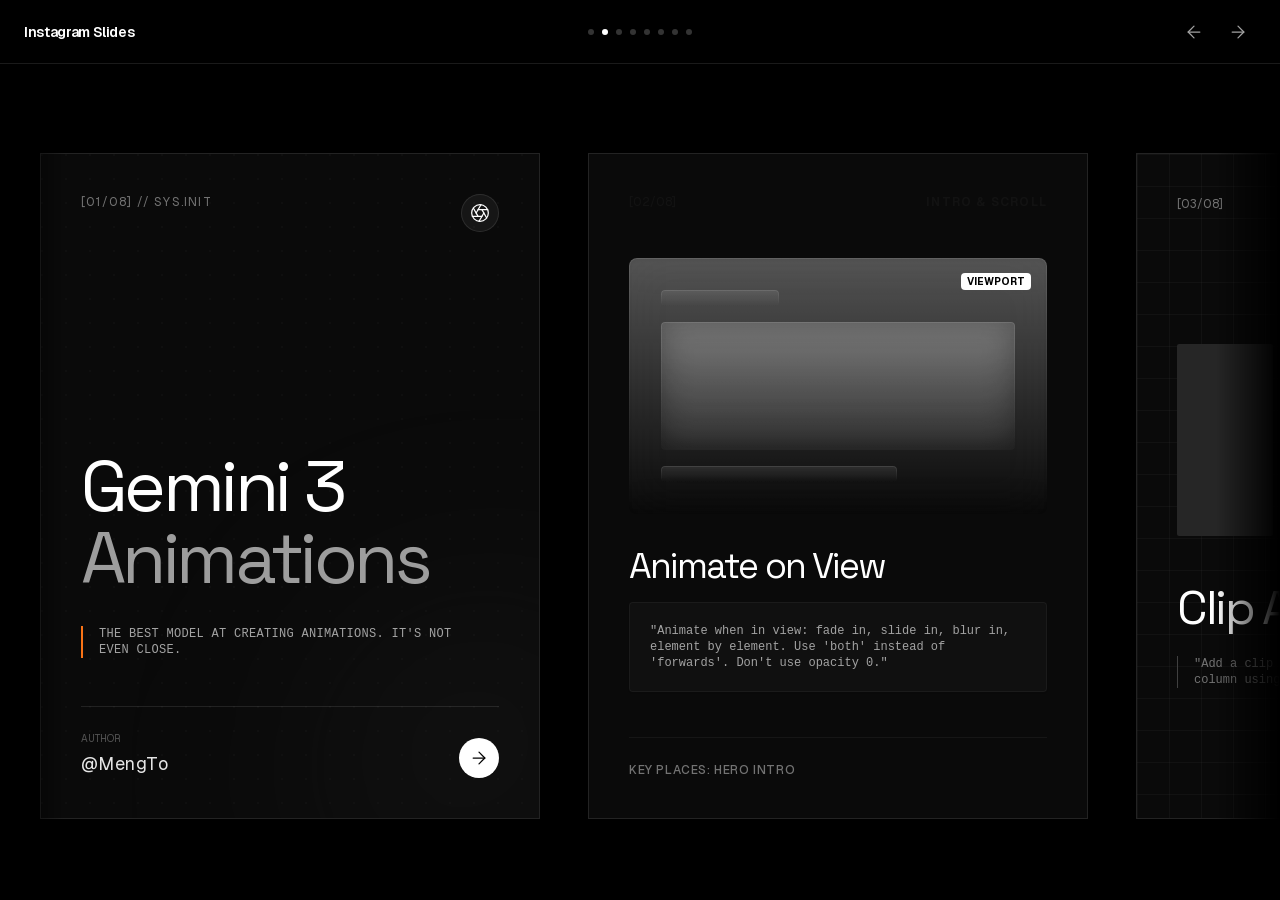
<file: assets/templates/instagram-slides - cópia/index.html>
<html class="dark" lang="en"><head>
<!-- Google tag (gtag.js) -->
<script async src="https://www.googletagmanager.com/gtag/js?id=AW-18054495019"></script>
<script>
  window.dataLayer = window.dataLayer || [];
  function gtag(){dataLayer.push(arguments);}
  gtag('js', new Date());

  gtag('config', 'AW-18054495019');
</script>
<meta charset="utf-8"/>
<meta content="width=device-width, initial-scale=1.0" name="viewport"/>
<title>Gemini 3 Animation Prompts - Dark Mode</title>
<script src="assets/resource_3fa48481346f.js"></script>
<script src="assets/lucide_latest_2eebd0ebe8c2.js"></script>
<link href="https://fonts.googleapis.com" rel="preconnect"/>
<link crossorigin="" href="https://fonts.gstatic.com" rel="preconnect"/>
<!-- User Requested Animation Styles -->
<style>
/*
Sequence animation intro.
*/
@keyframes animationIn {
0% {
opacity: 0;
transform: translateY(30px);
filter: blur(8px);
}
100% {
opacity: 1;
transform: translateY(0);
filter: blur(0px);
}
}
/* Default: paused */
.animate-on-scroll { animation-play-state: paused !important; }
/* Activated by JS */
.animate-on-scroll.animate { animation-play-state: running !important; }
</style>
<style>
/* Custom Font Assignments based on Design System */
:root {
--font-display: 'Inter', system-ui, sans-serif;
--font-body: 'Inter', system-ui, sans-serif;
--font-mono: 'Space Mono', monospace;
}
body {
font-family: var(--font-body);
}
h1, h2, h3, .font-display {
font-family: var(--font-display);
}
code, .font-mono {
font-family: var(--font-mono);
}
/* Utilities */
.hide-scrollbar::-webkit-scrollbar {
display: none;
}
.hide-scrollbar {
-ms-overflow-style: none;
scrollbar-width: none;
}
/* Existing Animations */
@keyframes marquee {
0% { transform: translateX(0); }
100% { transform: translateX(-50%); }
}
.animate-marquee {
animation: marquee 20s linear infinite;
}
@keyframes beam {
0% { left: -100%; }
100% { left: 100%; }
}
.animate-beam {
animation: beam 2s cubic-bezier(0.4, 0, 0.2, 1) infinite;
}
@keyframes clip-reveal {
0% { clip-path: inset(100% 0 0 0); }
100% { clip-path: inset(0 0 0 0); }
}
.animate-clip {
animation: clip-reveal 1.5s cubic-bezier(0.77, 0, 0.175, 1) infinite alternate;
}
/* Background Pattern */
.bg-grid-pattern {
background-image: radial-gradient(circle at 1px 1px, rgba(255,255,255,0.1) 1px, transparent 0);
background-size: 24px 24px;
}
/* Larger Card Sizing - Mobile Optimized */
.slide-container {
aspect-ratio: 3/4;
/* Mobile width default, Desktop width via md: */
min-width: 0;
}
</style>
<meta content="font-inter,font-space-mono,font-roboto,font-montserrat,font-poppins,font-playfair,font-instrument-serif,font-merriweather,font-bricolage,font-jakarta,font-manrope,font-work-sans,font-pt-serif,font-geist-mono,font-quicksand,font-nunito" name="disabled-font-classes"/>
<style id="aura-editor-visibility-style">
.invisible { visibility: hidden !important; }
</style>
<link href="assets/css2_8e191ef32247.css" id="all-fonts-link-font-space-grotesk" rel="stylesheet"/><style id="all-fonts-style-font-space-grotesk">.font-space-grotesk { font-family: 'Space Grotesk', sans-serif !important; }</style><link href="assets/css2_86e10c4bcbd4.css" id="all-fonts-link-font-geist" rel="stylesheet"/><style id="all-fonts-style-font-geist">.font-geist { font-family: 'Geist', sans-serif !important; }</style><style id="border-gradient-shared-style">
[style*="--border-gradient"]::before {
content: "";
position: absolute;
inset: 0;
padding: 1px;
border-radius: var(--border-radius-before, inherit);
-webkit-mask: linear-gradient(#fff 0 0) content-box,
linear-gradient(#fff 0 0);
-webkit-mask-composite: xor;
mask-composite: exclude;
background: var(--border-gradient);
pointer-events: none;
}</style></head>
<body class="min-h-screen flex flex-col items-center justify-center antialiased selection:bg-orange-500/30 text-white bg-black">
<!-- Fixed Navigation -->
<nav class="fixed top-0 left-0 right-0 z-50 flex items-center justify-between px-4 md:px-6 py-4 bg-black/80 backdrop-blur-md border-b border-white/10 h-16">
<!-- Left: Title -->
<div class="flex items-center gap-2 w-auto md:w-1/3">
<span class="font-display text-sm font-semibold tracking-tight text-white font-geist">Instagram Slides</span>
</div>
<!-- Center: Pagination Dots (Hidden on small mobile, visible on sm+) -->
<div class="hidden sm:flex items-center justify-center gap-2 w-1/3" id="pagination-dots">
<!-- Initial state: first active, others inactive. JS handles updates. -->
<div class="w-1.5 h-1.5 rounded-full bg-white/20 hover:bg-white/50 cursor-pointer transition-colors hover:scale-125 transition-transform" data-index="0"></div>
<div class="w-1.5 h-1.5 rounded-full bg-white/20 hover:bg-white/50 cursor-pointer transition-colors hover:scale-125 transition-transform" data-index="1"></div>
<div class="w-1.5 h-1.5 rounded-full bg-white/20 hover:bg-white/50 cursor-pointer transition-colors hover:scale-125 transition-transform" data-index="2"></div>
<div class="w-1.5 h-1.5 rounded-full bg-white/20 hover:bg-white/50 cursor-pointer transition-colors hover:scale-125 transition-transform" data-index="3"></div>
<div class="w-1.5 h-1.5 rounded-full bg-white/20 hover:bg-white/50 cursor-pointer transition-colors hover:scale-125 transition-transform" data-index="4"></div>
<div class="w-1.5 h-1.5 rounded-full bg-white/20 hover:bg-white/50 cursor-pointer transition-colors hover:scale-125 transition-transform" data-index="5"></div>
<div class="w-1.5 h-1.5 rounded-full bg-white/20 hover:bg-white/50 cursor-pointer transition-colors hover:scale-125 transition-transform" data-index="6"></div>
<div class="w-1.5 h-1.5 rounded-full bg-white cursor-pointer hover:scale-125 transition-transform" data-index="7"></div>
</div>
<!-- Right: Arrows (Hidden on Mobile, use Swipe) -->
<div class="hidden md:flex items-center justify-end gap-2 w-1/3">
<button class="p-2 rounded-full hover:bg-white/10 text-neutral-400 hover:text-white transition-colors disabled:opacity-30" id="prevBtn">
<svg class="lucide lucide-arrow-left w-5 h-5" fill="none" height="24" stroke="currentColor" stroke-linecap="round" stroke-linejoin="round" stroke-width="1.5" viewbox="0 0 24 24" width="24" xmlns="http://www.w3.org/2000/svg"><path d="m12 19-7-7 7-7"></path><path d="M19 12H5"></path></svg>
</button>
<button class="p-2 rounded-full hover:bg-white/10 text-neutral-400 hover:text-white transition-colors" id="nextBtn">
<svg class="lucide lucide-arrow-right w-5 h-5" fill="none" height="24" stroke="currentColor" stroke-linecap="round" stroke-linejoin="round" stroke-width="1.5" viewbox="0 0 24 24" width="24" xmlns="http://www.w3.org/2000/svg"><path d="M5 12h14"></path><path d="m12 5 7 7-7 7"></path></svg>
</button>
</div>
<!-- Mobile Swipe Indicator (Visible only on mobile) -->
<div class="md:hidden flex items-center justify-end w-auto text-neutral-500 text-xs gap-1">
<span class="font-mono">SWIPE</span>
<svg class="lucide lucide-move-horizontal" fill="none" height="16" stroke="currentColor" stroke-linecap="round" stroke-linejoin="round" stroke-width="1.5" viewbox="0 0 24 24" width="16" xmlns="http://www.w3.org/2000/svg"><polyline points="18 8 22 12 18 16"></polyline><polyline points="6 8 2 12 6 16"></polyline><line x1="2" x2="22" y1="12" y2="12"></line></svg>
</div>
</nav>
<!-- Wrapper for the horizontal scroll presentation -->
<main class="flex flex-row overflow-x-auto snap-x snap-mandatory hide-scrollbar w-full pt-20 md:pt-28 pb-6 md:pb-10 px-6 md:px-10 gap-x-6 md:gap-x-12 scroll-smooth" id="slider" style="mask-image: linear-gradient(90deg, transparent, black 5%, black 95%, transparent); -webkit-mask-image: linear-gradient(90deg, transparent, black 5%, black 95%, transparent);">
<!-- SLIDE 1: COVER -->
<section class="slide-container flex-shrink-0 flex flex-col overflow-hidden snap-center group bg-[#0A0A0A] w-[85vw] md:w-[500px] border-white/10 border relative shadow-2xl justify-between" id="slide-0">
<!-- Content -->
<div class="flex flex-col bg-center h-full bg-[url(https://hoirqrkdgbmvpwutwuwj.supabase.co/storage/v1/object/public/assets/assets/5071d056-5442-4e08-adcf-cea83397ba23_1600w.webp)] bg-cover z-10 p-6 md:p-10 relative">
<div class="flex [animation:animationIn_0.8s_ease-out_0s_both] animate-on-scroll animate mix-blend-color-dodge mb-4 md:mb-8 items-start justify-between">
<span class="font-mono text-[10px] md:text-xs text-neutral-500 uppercase tracking-widest font-geist">[01/08] // SYS.INIT</span>
<div class="p-2 bg-white/5 rounded-full border border-white/10">
<svg class="lucide lucide-aperture w-4 h-4 md:w-5 md:h-5 text-white" data-lucide="aperture" fill="none" height="24" stroke="currentColor" stroke-linecap="round" stroke-linejoin="round" stroke-width="1.5" viewbox="0 0 24 24" width="24" xmlns="http://www.w3.org/2000/svg"><circle cx="12" cy="12" r="10"></circle><path d="m14.31 8 5.74 9.94"></path><path d="M9.69 8h11.48"></path><path d="m7.38 12 5.74-9.94"></path><path d="M9.69 16 3.95 6.06"></path><path d="M14.31 16H2.83"></path><path d="m16.62 12-5.74 9.94"></path></svg>
</div>
</div>
<div class="mt-auto mb-8 md:mb-12">
<h1 class="leading-[0.9] [animation:animationIn_0.8s_ease-out_0.2s_both] animate-on-scroll animate text-5xl md:text-7xl tracking-tighter font-space-grotesk mb-4 md:mb-8">
                Gemini 3
                <span class="block text-white/60 tracking-tighter font-space-grotesk">Animations</span>
</h1>
<div class="[animation:animationIn_0.8s_ease-out_0.4s_both] animate-on-scroll animate">
<p class="uppercase leading-relaxed text-[10px] md:text-xs text-neutral-400 tracking-wide font-mono max-w-[90%] border-orange-500 border-l-2 pl-4">
                    The best model at creating animations. It's not even close.
                </p>
</div>
</div>
<div class="pt-4 md:pt-6 border-t border-white/10 flex justify-between items-end [animation:animationIn_0.8s_ease-out_0.6s_both] animate-on-scroll animate">
<div class="flex flex-col">
<span class="font-mono text-[10px] text-neutral-600 uppercase mb-1 font-geist">Author</span>
<span class="font-display text-sm md:text-lg tracking-wide text-neutral-200 font-geist">@MengTo</span>
</div>
<div class="w-8 h-8 md:w-10 md:h-10 rounded-full bg-white text-black flex items-center justify-center hover:scale-105 transition-transform cursor-pointer">
<svg class="lucide lucide-arrow-right w-4 h-4 md:w-5 md:h-5" data-lucide="arrow-right" fill="none" height="24" stroke="currentColor" stroke-linecap="round" stroke-linejoin="round" stroke-width="1.5" viewbox="0 0 24 24" width="24" xmlns="http://www.w3.org/2000/svg"><path d="M5 12h14"></path><path d="m12 5 7 7-7 7"></path></svg>
</div>
</div>
</div>
<!-- Abstract BG -->
<div class="absolute inset-0 z-0 bg-grid-pattern opacity-20"></div>
<div class="absolute -bottom-40 -right-40 w-96 h-96 bg-gradient-to-br from-neutral-800 to-transparent rounded-full blur-[100px] opacity-40 pointer-events-none">
</div>
</section>
<!-- SLIDE 2: INTRO + SCROLL -->
<section class="slide-container flex-shrink-0 w-[85vw] md:w-[500px] bg-[#0A0A0A] relative flex flex-col overflow-hidden border border-white/10 shadow-2xl snap-center" id="slide-1">
<div class="flex flex-col h-full bg-[url(https://hoirqrkdgbmvpwutwuwj.supabase.co/storage/v1/object/public/assets/assets/28c300b5-bd2f-449c-a915-f968ced09242_1600w.webp)] bg-cover bg-center p-6 md:p-10">
<header class="flex [animation:animationIn_0.8s_ease-out_0.1s_both] animate-on-scroll animate mix-blend-color-dodge mb-8 md:mb-12 items-center justify-between">
<span class="font-mono text-xs text-neutral-500 font-geist">[02/08]</span>
<span class="font-display text-[10px] md:text-xs font-semibold uppercase tracking-widest text-neutral-500 font-geist">Intro &amp; Scroll</span>
</header>
<div class="flex-grow space-y-6 md:space-y-8">
<!-- Internal card keeps rounded-lg -->
<div class="overflow-hidden [animation:animationIn_0.8s_ease-out_0.3s_both] animate-on-scroll animate bg-gradient-to-b from-white/30 to-white/0 rounded-lg p-6 md:p-8 relative shadow-inner backdrop-blur-xl" style="position: relative; --border-gradient: linear-gradient(180deg, rgba(255, 255, 255, 0.1), rgba(255, 255, 255, 0)); --border-radius-before: 8px">
<!-- Simulated Skeleton Animation -->
<div class="space-y-4">
<div class="animate-pulse bg-gradient-to-b from-white/10 to-white/0 w-1/3 h-4 rounded" style="position: relative; --border-gradient: linear-gradient(180deg, rgba(255, 255, 255, 0.1), rgba(255, 255, 255, 0)); --border-radius-before: 4px"></div>
<div class="animate-pulse delay-75 bg-gradient-to-b from-white/10 to-white/0 w-full h-24 md:h-32 rounded backdrop-blur-lg" style="position: relative; --border-gradient: linear-gradient(180deg, rgba(255, 255, 255, 0.1), rgba(255, 255, 255, 0)); --border-radius-before: 4px"></div>
<div class="animate-pulse delay-150 bg-gradient-to-b from-white/10 to-white/0 w-2/3 h-4 rounded" style="position: relative; --border-gradient: linear-gradient(180deg, rgba(255, 255, 255, 0.1), rgba(255, 255, 255, 0)); --border-radius-before: 4px"></div>
</div>
<div class="absolute top-4 right-4">
<span class="font-mono text-[8px] md:text-[10px] bg-white text-black px-1.5 py-0.5 rounded font-bold font-geist">VIEWPORT</span>
</div>
</div>
<div class="space-y-3 md:space-y-4 [animation:animationIn_0.8s_ease-out_0.5s_both] animate-on-scroll animate">
<h2 class="text-3xl md:text-4xl text-white font-space-grotesk tracking-tighter" style="">Animate on View</h2>
<div class="leading-relaxed text-[10px] md:text-xs text-neutral-400 font-mono bg-neutral-900/50 border-white/5 border rounded p-4 md:p-5 shadow-sm backdrop-blur-lg">
                            "Animate when in view: fade in, slide in, blur in, element by element. Use 'both' instead of 'forwards'. Don't use opacity 0."
                        </div>
</div>
</div>
<div class="mt-auto pt-4 md:pt-6 border-t border-white/5 [animation:animationIn_0.8s_ease-out_0.7s_both] animate-on-scroll animate">
<p class="uppercase text-[10px] md:text-xs font-medium text-neutral-500 tracking-wider font-geist">Key places: Hero Intro</p>
</div>
</div>
</section>
<!-- SLIDE 3: CLIP PATH -->
<section class="slide-container flex-shrink-0 w-[85vw] md:w-[500px] bg-[#0A0A0A] text-white relative flex flex-col overflow-hidden border border-white/10 shadow-2xl snap-center" id="slide-2">
<div class="absolute inset-0 bg-[linear-gradient(rgba(255,255,255,0.03)_1px,transparent_1px),linear-gradient(90deg,rgba(255,255,255,0.03)_1px,transparent_1px)] bg-[size:32px_32px]"></div>
<div class="p-6 md:p-10 h-full flex flex-col z-10">
<header class="flex justify-between items-center mb-6 md:mb-10 [animation:animationIn_0.8s_ease-out_0.1s_both] animate-on-scroll">
<span class="font-mono text-xs text-neutral-500 font-geist">[03/08]</span>
<svg class="lucide lucide-scissors w-5 h-5 text-neutral-600" data-lucide="scissors" fill="none" height="24" stroke="currentColor" stroke-linecap="round" stroke-linejoin="round" stroke-width="1.5" viewbox="0 0 24 24" width="24" xmlns="http://www.w3.org/2000/svg"><circle cx="6" cy="6" r="3"></circle><path d="M8.12 8.12 12 12"></path><path d="M20 4 8.12 15.88"></path><circle cx="6" cy="18" r="3"></circle><path d="M14.8 14.8 20 20"></path></svg>
</header>
<div class="flex-grow flex flex-col justify-center">
<!-- Clip Animation Visual -->
<div class="flex gap-3 h-32 md:h-48 mb-8 md:mb-12 [animation:animationIn_0.8s_ease-out_0.3s_both] animate-on-scroll">
<div class="flex-1 bg-neutral-800 rounded-sm animate-clip" style="animation-delay: 0s;"></div>
<div class="flex-1 bg-neutral-700 rounded-sm animate-clip" style="animation-delay: 0.2s;"></div>
<div class="flex-1 bg-neutral-600 rounded-sm animate-clip" style="animation-delay: 0.4s;"></div>
<div class="flex-1 bg-orange-500 rounded-sm animate-clip" style="animation-delay: 0.6s;"></div>
</div>
<div class="[animation:animationIn_0.8s_ease-out_0.5s_both] animate-on-scroll">
<h2 class="text-4xl md:text-5xl mb-4 md:mb-6 text-white font-space-grotesk tracking-tighter" style="">Clip Animation</h2>
<p class="leading-relaxed text-[10px] md:text-xs text-neutral-500 font-mono max-w-sm border-neutral-700 border-l pl-4">
                            "Add a clip animation to the background, column by column using clip-path."
                        </p>
</div>
</div>
</div>
</section>
<!-- SLIDE 4: BUTTONS -->
<section class="slide-container flex-shrink-0 w-[85vw] md:w-[500px] bg-[#0A0A0A] relative flex flex-col overflow-hidden border border-white/10 shadow-2xl snap-center" id="slide-3">
<div class="p-6 md:p-10 h-full flex flex-col">
<header class="flex justify-between items-center mb-6 md:mb-10 [animation:animationIn_0.8s_ease-out_0.1s_both] animate-on-scroll">
<span class="font-mono text-xs text-neutral-500 font-geist">[04/08]</span>
<span class="font-display text-[10px] md:text-xs font-semibold uppercase tracking-widest text-neutral-500 font-geist">Interaction</span>
</header>
<div class="flex-grow flex flex-col space-y-8 md:space-y-12 items-center justify-center">
<!-- Animated Gradient Beam CTA Button -->
<button class="group inline-flex overflow-hidden transition-all duration-300 hover:-translate-y-0.5 hover:shadow-[0_0_25px_rgba(255,255,255,0.1)] rounded-full pt-[1px] pr-[1px] pb-[1px] pl-[1px] relative items-center justify-center [animation:animationIn_0.8s_ease-out_0.3s_both] animate-on-scroll scale-90 md:scale-100">
<!-- Spinning Border Beam (Visible on Hover) -->
<span class="absolute inset-[-100%] animate-[spin_3s_linear_infinite] bg-[conic-gradient(from_90deg_at_50%_50%,transparent_0%,transparent_75%,#ffffff_100%)] opacity-0 transition-opacity duration-300 group-hover:opacity-100"></span>
<!-- Default Static Border -->
<span class="absolute inset-0 rounded-full bg-zinc-800 transition-opacity duration-300 group-hover:opacity-0"></span>
<!-- 3D Button Surface & Content -->
<span class="flex items-center justify-center gap-2 uppercase transition-colors duration-300 group-hover:text-white text-xs font-medium text-zinc-400 tracking-widest bg-gradient-to-b from-zinc-800 to-zinc-950 w-full h-full rounded-full pt-2.5 pr-6 pb-2.5 pl-6 relative shadow-[inset_0_1px_0_rgba(255,255,255,0.3)]">
<span class="relative z-10">Request Demo</span>
<svg class="relative z-10 transition-transform duration-300 group-hover:translate-x-0.5" fill="none" height="14" stroke="currentColor" stroke-linecap="round" stroke-linejoin="round" stroke-width="2" viewbox="0 0 24 24" width="14" xmlns="http://www.w3.org/2000/svg">
<path class="" d="M5 12h14"></path>
<path class="" d="m12 5 7 7-7 7"></path>
</svg>
</span>
</button>
<div class="w-full [animation:animationIn_0.8s_ease-out_0.5s_both] animate-on-scroll text-center md:text-left">
<h2 class="text-2xl md:text-3xl text-white tracking-tighter font-space-grotesk mb-4">Border Beam</h2>
<div class="bg-neutral-900/50 border-white/5 border rounded-xl p-4 md:p-5 shadow-sm text-left">
<p class="text-[10px] md:text-xs text-neutral-400 font-mono">
        "Add a 1px border beam animation around the pill-shaped button on hover."
      </p>
</div>
</div>
</div>
</div>
</section>
<!-- SLIDE 5: TEXT -->
<section class="slide-container flex-shrink-0 w-[85vw] md:w-[500px] bg-[#0A0A0A] relative flex flex-col overflow-hidden border border-white/10 shadow-2xl snap-center" id="slide-4">
<div class="flex flex-col h-full bg-[url(https://hoirqrkdgbmvpwutwuwj.supabase.co/storage/v1/object/public/assets/assets/aedd68a9-659a-45bf-ae0a-842c1d982c93_1600w.webp)] bg-cover bg-center p-6 md:p-10">
<header class="flex justify-between items-center mb-6 md:mb-10 [animation:animationIn_0.8s_ease-out_0.1s_both] animate-on-scroll">
<span class="font-mono text-xs text-neutral-500 font-geist">[05/08]</span>
<svg class="lucide lucide-type w-5 h-5 text-neutral-600" data-lucide="type" fill="none" height="24" stroke="currentColor" stroke-linecap="round" stroke-linejoin="round" stroke-width="1.5" viewbox="0 0 24 24" width="24" xmlns="http://www.w3.org/2000/svg"><path d="M12 4v16"></path><path d="M4 7V5a1 1 0 0 1 1-1h14a1 1 0 0 1 1 1v2"></path><path d="M9 20h6"></path></svg>
</header>
<div class="flex-grow flex flex-col justify-center">
<!-- Text Animation Visual -->
<div class="mb-8 md:mb-12 border-b border-white/10 pb-8 md:pb-12 [animation:animationIn_0.8s_ease-out_0.3s_both] animate-on-scroll">
<div class="overflow-hidden h-14 md:h-20 flex items-center">
<h2 class="text-5xl md:text-7xl text-white animate-fade-up font-space-grotesk tracking-tighter" style="">
                                Reveal
                            </h2>
</div>
<div class="overflow-hidden h-14 md:h-20 flex items-center">
<h2 class="animate-fade-up text-5xl md:text-7xl text-white/60 tracking-tighter font-space-grotesk" style="animation-delay: 0.2s">
                                Typography
                            </h2>
</div>
</div>
<div class="space-y-3 [animation:animationIn_0.8s_ease-out_0.5s_both] animate-on-scroll">
<span class="text-[10px] font-bold uppercase tracking-widest text-orange-500 font-geist">Prompt</span>
<p class="leading-relaxed text-[10px] md:text-xs text-neutral-400 font-mono">
                            "Add a vertical text clip slide down animation letter by letter."
                        </p>
</div>
</div>
</div>
</section>
<!-- SLIDE 6: LOGOS -->
<section class="slide-container flex-shrink-0 w-[85vw] md:w-[500px] bg-[#0A0A0A] relative flex flex-col overflow-hidden border border-white/10 shadow-2xl snap-center" id="slide-5">
<div class="flex flex-col z-10 h-full p-6 md:p-10 justify-between">
<header class="flex justify-between items-center [animation:animationIn_0.8s_ease-out_0.1s_both] animate-on-scroll">
<span class="font-mono text-xs text-neutral-500 font-geist">[06/08]</span>
<span class="font-display text-[10px] md:text-xs font-semibold uppercase tracking-widest text-neutral-500 font-geist">Social Proof</span>
</header>
<div class="w-full overflow-hidden relative py-12 md:py-16 border-y border-white/5 [animation:animationIn_0.8s_ease-out_0.3s_both] animate-on-scroll">
<!-- Gradient Masks -->
<div class="absolute left-0 top-0 bottom-0 w-10 md:w-20 bg-gradient-to-r from-[#0A0A0A] to-transparent z-10"></div>
<div class="absolute right-0 top-0 bottom-0 w-10 md:w-20 bg-gradient-to-l from-[#0A0A0A] to-transparent z-10"></div>
<!-- Marquee Content -->
<div class="flex w-[200%] animate-marquee">
<div class="flex justify-around w-1/2 text-neutral-500">
<svg class="lucide lucide-framer w-8 h-8 md:w-10 md:h-10 hover:text-white transition-colors" data-lucide="framer" fill="none" height="24" stroke="currentColor" stroke-linecap="round" stroke-linejoin="round" stroke-width="1.5" viewbox="0 0 24 24" width="24" xmlns="http://www.w3.org/2000/svg"><path d="M5 16V9h14V2H5l14 14h-7m-7 0 7 7v-7m-7 0h7"></path></svg>
<svg class="lucide lucide-figma w-8 h-8 md:w-10 md:h-10 hover:text-white transition-colors" data-lucide="figma" fill="none" height="24" stroke="currentColor" stroke-linecap="round" stroke-linejoin="round" stroke-width="1.5" viewbox="0 0 24 24" width="24" xmlns="http://www.w3.org/2000/svg"><path d="M5 5.5A3.5 3.5 0 0 1 8.5 2H12v7H8.5A3.5 3.5 0 0 1 5 5.5z"></path><path d="M12 2h3.5a3.5 3.5 0 1 1 0 7H12V2z"></path><path d="M12 12.5a3.5 3.5 0 1 1 7 0 3.5 3.5 0 1 1-7 0z"></path><path d="M5 19.5A3.5 3.5 0 0 1 8.5 16H12v3.5a3.5 3.5 0 1 1-7 0z"></path><path d="M5 12.5A3.5 3.5 0 0 1 8.5 9H12v7H8.5A3.5 3.5 0 0 1 5 12.5z"></path></svg>
<svg class="lucide lucide-chrome w-8 h-8 md:w-10 md:h-10 hover:text-white transition-colors" data-lucide="chrome" fill="none" height="24" stroke="currentColor" stroke-linecap="round" stroke-linejoin="round" stroke-width="1.5" viewbox="0 0 24 24" width="24" xmlns="http://www.w3.org/2000/svg"><path d="M10.88 21.94 15.46 14"></path><path d="M21.17 8H12"></path><path d="M3.95 6.06 8.54 14"></path><circle cx="12" cy="12" r="10"></circle><circle cx="12" cy="12" r="4"></circle></svg>
<svg class="lucide lucide-github w-8 h-8 md:w-10 md:h-10 hover:text-white transition-colors" data-lucide="github" fill="none" height="24" stroke="currentColor" stroke-linecap="round" stroke-linejoin="round" stroke-width="1.5" viewbox="0 0 24 24" width="24" xmlns="http://www.w3.org/2000/svg"><path d="M15 22v-4a4.8 4.8 0 0 0-1-3.5c3 0 6-2 6-5.5.08-1.25-.27-2.48-1-3.5.28-1.15.28-2.35 0-3.5 0 0-1 0-3 1.5-2.64-.5-5.36-.5-8 0C6 2 5 2 5 2c-.3 1.15-.3 2.35 0 3.5A5.403 5.403 0 0 0 4 9c0 3.5 3 5.5 6 5.5-.39.49-.68 1.05-.85 1.65-.17.6-.22 1.23-.15 1.85v4"></path><path d="M9 18c-4.51 2-5-2-7-2"></path></svg>
<svg class="lucide lucide-codepen w-8 h-8 md:w-10 md:h-10 hover:text-white transition-colors" data-lucide="codepen" fill="none" height="24" stroke="currentColor" stroke-linecap="round" stroke-linejoin="round" stroke-width="1.5" viewbox="0 0 24 24" width="24" xmlns="http://www.w3.org/2000/svg"><polygon points="12 2 22 8.5 22 15.5 12 22 2 15.5 2 8.5 12 2"></polygon><line x1="12" x2="12" y1="22" y2="15.5"></line><polyline points="22 8.5 12 15.5 2 8.5"></polyline><polyline points="2 15.5 12 8.5 22 15.5"></polyline><line x1="12" x2="12" y1="2" y2="8.5"></line></svg>
</div>
<div class="flex justify-around w-1/2 text-neutral-500">
<svg class="lucide lucide-framer w-8 h-8 md:w-10 md:h-10 hover:text-white transition-colors" data-lucide="framer" fill="none" height="24" stroke="currentColor" stroke-linecap="round" stroke-linejoin="round" stroke-width="1.5" viewbox="0 0 24 24" width="24" xmlns="http://www.w3.org/2000/svg"><path d="M5 16V9h14V2H5l14 14h-7m-7 0 7 7v-7m-7 0h7"></path></svg>
<svg class="lucide lucide-figma w-8 h-8 md:w-10 md:h-10 hover:text-white transition-colors" data-lucide="figma" fill="none" height="24" stroke="currentColor" stroke-linecap="round" stroke-linejoin="round" stroke-width="1.5" viewbox="0 0 24 24" width="24" xmlns="http://www.w3.org/2000/svg"><path d="M5 5.5A3.5 3.5 0 0 1 8.5 2H12v7H8.5A3.5 3.5 0 0 1 5 5.5z"></path><path d="M12 2h3.5a3.5 3.5 0 1 1 0 7H12V2z"></path><path d="M12 12.5a3.5 3.5 0 1 1 7 0 3.5 3.5 0 1 1-7 0z"></path><path d="M5 19.5A3.5 3.5 0 0 1 8.5 16H12v3.5a3.5 3.5 0 1 1-7 0z"></path><path d="M5 12.5A3.5 3.5 0 0 1 8.5 9H12v7H8.5A3.5 3.5 0 0 1 5 12.5z"></path></svg>
<svg class="lucide lucide-chrome w-8 h-8 md:w-10 md:h-10 hover:text-white transition-colors" data-lucide="chrome" fill="none" height="24" stroke="currentColor" stroke-linecap="round" stroke-linejoin="round" stroke-width="1.5" viewbox="0 0 24 24" width="24" xmlns="http://www.w3.org/2000/svg"><path d="M10.88 21.94 15.46 14"></path><path d="M21.17 8H12"></path><path d="M3.95 6.06 8.54 14"></path><circle cx="12" cy="12" r="10"></circle><circle cx="12" cy="12" r="4"></circle></svg>
<svg class="lucide lucide-github w-8 h-8 md:w-10 md:h-10 hover:text-white transition-colors" data-lucide="github" fill="none" height="24" stroke="currentColor" stroke-linecap="round" stroke-linejoin="round" stroke-width="1.5" viewbox="0 0 24 24" width="24" xmlns="http://www.w3.org/2000/svg"><path d="M15 22v-4a4.8 4.8 0 0 0-1-3.5c3 0 6-2 6-5.5.08-1.25-.27-2.48-1-3.5.28-1.15.28-2.35 0-3.5 0 0-1 0-3 1.5-2.64-.5-5.36-.5-8 0C6 2 5 2 5 2c-.3 1.15-.3 2.35 0 3.5A5.403 5.403 0 0 0 4 9c0 3.5 3 5.5 6 5.5-.39.49-.68 1.05-.85 1.65-.17.6-.22 1.23-.15 1.85v4"></path><path d="M9 18c-4.51 2-5-2-7-2"></path></svg>
<svg class="lucide lucide-codepen w-8 h-8 md:w-10 md:h-10 hover:text-white transition-colors" data-lucide="codepen" fill="none" height="24" stroke="currentColor" stroke-linecap="round" stroke-linejoin="round" stroke-width="1.5" viewbox="0 0 24 24" width="24" xmlns="http://www.w3.org/2000/svg"><polygon points="12 2 22 8.5 22 15.5 12 22 2 15.5 2 8.5 12 2"></polygon><line x1="12" x2="12" y1="22" y2="15.5"></line><polyline points="22 8.5 12 15.5 2 8.5"></polyline><polyline points="2 15.5 12 8.5 22 15.5"></polyline><line x1="12" x2="12" y1="2" y2="8.5"></line></svg>
</div>
</div>
</div>
<div class="[animation:animationIn_0.8s_ease-out_0.5s_both] animate-on-scroll">
<h3 class="text-2xl md:text-3xl text-white mb-2 uppercase font-space-grotesk tracking-tighter" style="">Infinite Loop</h3>
<p class="text-[10px] md:text-xs text-neutral-500 font-mono">"Add a marquis infinite loop slow animation to the logos using alpha mask."</p>
</div>
</div>
</section>
<!-- SLIDE 7: CARDS / FLASHLIGHT -->
<section class="slide-container flex-shrink-0 w-[85vw] md:w-[500px] bg-[#0A0A0A] relative flex flex-col overflow-hidden border border-white/10 shadow-2xl snap-center" id="slide-6">
<div class="flex flex-col bg-center h-full bg-[url(https://hoirqrkdgbmvpwutwuwj.supabase.co/storage/v1/object/public/assets/assets/3612ae9b-1f08-4708-a499-958fde6cc95b_1600w.webp)] bg-cover p-6 md:p-10">
<header class="flex justify-between items-center mb-6 md:mb-8 [animation:animationIn_0.8s_ease-out_0.1s_both] animate-on-scroll">
<span class="font-mono text-xs text-neutral-500 font-geist">[07/08]</span>
<span class="font-display text-[10px] md:text-xs font-semibold uppercase tracking-widest text-neutral-500 font-geist">Cards</span>
</header>
<div class="flex-grow flex flex-col [animation:animationIn_0.8s_ease-out_0.3s_both] animate-on-scroll items-center justify-center relative w-full h-full p-2 md:p-6">
<style>
        @keyframes cardStackCycle {
            0%, 25% {
                transform: translateY(0) scale(1);
                z-index: 30;
                opacity: 1;
                filter: blur(0px);
            }
            33%, 58% {
                transform: translateY(-40px) scale(0.85);
                z-index: 10;
                opacity: 0.5;
                filter: blur(2px);
            }
            66%, 91% {
                transform: translateY(-20px) scale(0.92);
                z-index: 20;
                opacity: 0.75;
                filter: blur(1px);
            }
            100% {
                transform: translateY(0) scale(1);
                z-index: 30;
                opacity: 1;
                filter: blur(0px);
            }
        }
        @media (min-width: 768px) {
            @keyframes cardStackCycle {
                0%, 25% {
                    transform: translateY(0) scale(1);
                    z-index: 30;
                    opacity: 1;
                    filter: blur(0px);
                }
                33%, 58% {
                    transform: translateY(-60px) scale(0.85);
                    z-index: 10;
                    opacity: 0.5;
                    filter: blur(2px);
                }
                66%, 91% {
                    transform: translateY(-30px) scale(0.92);
                    z-index: 20;
                    opacity: 0.75;
                    filter: blur(1px);
                }
                100% {
                    transform: translateY(0) scale(1);
                    z-index: 30;
                    opacity: 1;
                    filter: blur(0px);
                }
            }
        }
    </style>
<div class="relative w-full max-w-[280px] md:max-w-[320px] aspect-square mb-8 md:mb-10">
<!-- Card 3 (Starts Middle) -->
<div class="absolute inset-0 w-full h-full rounded-xl md:rounded-2xl bg-neutral-900 border border-white/10 p-6 md:p-8 shadow-2xl flex flex-col justify-between overflow-hidden group" style="animation: cardStackCycle 12s infinite ease-in-out; animation-delay: -8s; --border-gradient: linear-gradient(180deg, rgba(255, 255, 255, 0.1), rgba(255, 255, 255, 0)); --border-radius-before: 16px">
<div class="absolute inset-0 opacity-0 group-hover:opacity-100 transition-opacity duration-500 pointer-events-none" style="background: radial-gradient(500px circle at var(--mouse-x, 50%) var(--mouse-y, 50%), rgba(255, 255, 255, 0.1), transparent 40%);"></div>
<div class="flex mix-blend-screen mb-8 items-start justify-between">
<div class="flex text-white bg-white/5 w-10 h-10 md:w-12 md:h-12 rounded-full items-center justify-center border border-white/10">
<svg class="lucide lucide-zap w-5 h-5 md:w-6 md:h-6" fill="none" height="24" stroke="currentColor" stroke-linecap="round" stroke-linejoin="round" stroke-width="1.5" viewbox="0 0 24 24" width="24" xmlns="http://www.w3.org/2000/svg"><path d="M4 14a1 1 0 0 1-.78-1.63l9.9-10.2a.5.5 0 0 1 .86.46l-1.92 6.02A1 1 0 0 0 13 10h7a1 1 0 0 1 .78 1.63l-9.9 10.2a.5.5 0 0 1-.86-.46l1.92-6.02A1 1 0 0 0 11 14z"></path></svg>
</div>
<div class="flex gap-1.5">
<div class="w-2 md:w-2.5 h-2 md:h-2.5 rounded-full bg-neutral-700"></div>
<div class="w-2 md:w-2.5 h-2 md:h-2.5 rounded-full bg-white"></div>
<div class="w-2 md:w-2.5 h-2 md:h-2.5 rounded-full bg-neutral-700"></div>
</div>
</div>
<div class="space-y-4">
<div class="bg-neutral-800 w-20 h-3 rounded border border-white/5"></div>
<div class="bg-neutral-800 w-full h-24 md:h-32 rounded-lg border border-white/5"></div>
</div>
</div>
<!-- Card 2 (Starts Back) -->
<div class="absolute inset-0 w-full h-full rounded-xl md:rounded-2xl bg-neutral-900 border border-white/10 p-6 md:p-8 shadow-2xl flex flex-col justify-between overflow-hidden group" style="animation: cardStackCycle 12s infinite ease-in-out; animation-delay: -4s; --border-gradient: linear-gradient(180deg, rgba(255, 255, 255, 0.1), rgba(255, 255, 255, 0)); --border-radius-before: 16px">
<div class="absolute inset-0 opacity-0 group-hover:opacity-100 transition-opacity duration-500 pointer-events-none" style="background: radial-gradient(500px circle at var(--mouse-x, 50%) var(--mouse-y, 50%), rgba(255, 255, 255, 0.1), transparent 40%);"></div>
<div class="flex mix-blend-screen mb-8 items-start justify-between">
<div class="flex text-white bg-white/5 w-10 h-10 md:w-12 md:h-12 rounded-full items-center justify-center border border-white/10">
<svg class="lucide lucide-zap w-5 h-5 md:w-6 md:h-6" fill="none" height="24" stroke="currentColor" stroke-linecap="round" stroke-linejoin="round" stroke-width="1.5" viewbox="0 0 24 24" width="24" xmlns="http://www.w3.org/2000/svg"><path d="M4 14a1 1 0 0 1-.78-1.63l9.9-10.2a.5.5 0 0 1 .86.46l-1.92 6.02A1 1 0 0 0 13 10h7a1 1 0 0 1 .78 1.63l-9.9 10.2a.5.5 0 0 1-.86-.46l1.92-6.02A1 1 0 0 0 11 14z"></path></svg>
</div>
<div class="flex gap-1.5">
<div class="w-2 md:w-2.5 h-2 md:h-2.5 rounded-full bg-neutral-700"></div>
<div class="w-2 md:w-2.5 h-2 md:h-2.5 rounded-full bg-white"></div>
<div class="w-2 md:w-2.5 h-2 md:h-2.5 rounded-full bg-neutral-700"></div>
</div>
</div>
<div class="space-y-4">
<div class="bg-neutral-800 w-20 h-3 rounded border border-white/5"></div>
<div class="bg-neutral-800 w-full h-24 md:h-32 rounded-lg border border-white/5"></div>
</div>
</div>
<!-- Card 1 (Starts Front) -->
<div class="absolute inset-0 w-full h-full rounded-xl md:rounded-2xl bg-neutral-900 border border-white/10 p-6 md:p-8 shadow-2xl flex flex-col justify-between overflow-hidden group" style="animation: cardStackCycle 12s infinite ease-in-out; animation-delay: 0s; --border-gradient: linear-gradient(180deg, rgba(255, 255, 255, 0.1), rgba(255, 255, 255, 0)); --border-radius-before: 16px">
<div class="absolute inset-0 opacity-0 group-hover:opacity-100 transition-opacity duration-500 pointer-events-none" style="background: radial-gradient(500px circle at var(--mouse-x, 50%) var(--mouse-y, 50%), rgba(255, 255, 255, 0.1), transparent 40%);"></div>
<div class="flex mix-blend-screen mb-8 items-start justify-between">
<div class="flex text-white bg-white/5 w-10 h-10 md:w-12 md:h-12 rounded-full items-center justify-center border border-white/10">
<svg class="lucide lucide-zap w-5 h-5 md:w-6 md:h-6" fill="none" height="24" stroke="currentColor" stroke-linecap="round" stroke-linejoin="round" stroke-width="1.5" viewbox="0 0 24 24" width="24" xmlns="http://www.w3.org/2000/svg"><path d="M4 14a1 1 0 0 1-.78-1.63l9.9-10.2a.5.5 0 0 1 .86.46l-1.92 6.02A1 1 0 0 0 13 10h7a1 1 0 0 1 .78 1.63l-9.9 10.2a.5.5 0 0 1-.86-.46l1.92-6.02A1 1 0 0 0 11 14z"></path></svg>
</div>
<div class="flex gap-1.5">
<div class="w-2 md:w-2.5 h-2 md:h-2.5 rounded-full bg-neutral-700"></div>
<div class="w-2 md:w-2.5 h-2 md:h-2.5 rounded-full bg-white"></div>
<div class="w-2 md:w-2.5 h-2 md:h-2.5 rounded-full bg-neutral-700"></div>
</div>
</div>
<div class="space-y-4">
<div class="bg-neutral-800 w-20 h-3 rounded border border-white/5"></div>
<div class="bg-neutral-800 w-full h-24 md:h-32 rounded-lg border border-white/5"></div>
</div>
</div>
</div>
<!-- Navigation Buttons -->
<div class="flex gap-4 z-40">
<button class="flex items-center justify-center w-10 h-10 md:w-12 md:h-12 rounded-full border border-white/10 bg-neutral-900 text-neutral-400 hover:text-white hover:bg-neutral-800 hover:border-white/20 transition-all duration-200 shadow-lg group">
<svg class="lucide lucide-arrow-left w-4 h-4 md:w-5 md:h-5 group-hover:-translate-x-0.5 transition-transform" fill="none" height="24" stroke="currentColor" stroke-linecap="round" stroke-linejoin="round" stroke-width="1.5" viewbox="0 0 24 24" width="24" xmlns="http://www.w3.org/2000/svg"><path d="m12 19-7-7 7-7"></path><path d="M19 12H5"></path></svg>
</button>
<button class="flex items-center justify-center w-10 h-10 md:w-12 md:h-12 rounded-full border border-white/10 bg-neutral-900 text-neutral-400 hover:text-white hover:bg-neutral-800 hover:border-white/20 transition-all duration-200 shadow-lg group">
<svg class="lucide lucide-arrow-right w-4 h-4 md:w-5 md:h-5 group-hover:translate-x-0.5 transition-transform" fill="none" height="24" stroke="currentColor" stroke-linecap="round" stroke-linejoin="round" stroke-width="1.5" viewbox="0 0 24 24" width="24" xmlns="http://www.w3.org/2000/svg"><path d="M5 12h14"></path><path d="m12 5 7 7-7 7"></path></svg>
</button>
</div>
</div>
<div class="mt-4 md:mt-8 space-y-2 md:space-y-4 [animation:animationIn_0.8s_ease-out_0.5s_both] animate-on-scroll">
<p class="text-[10px] md:text-xs text-neutral-400 font-mono border-white border-l-2 pl-3">
                        "Animate the big card to rotate between 3 cards in a loop."
                    </p>
<p class="text-[10px] md:text-xs text-neutral-500 font-mono border-orange-500 border-l-2 pl-3">
                        "Add a subtle flashlight effect on hover."
                    </p>
</div>
</div>
</section>
<!-- SLIDE 8: CTA -->
<section class="slide-container flex-shrink-0 w-[85vw] md:w-[500px] bg-[#0A0A0A] relative flex flex-col overflow-hidden border border-white/10 shadow-2xl snap-center" id="slide-7">
<!-- Background Texture -->
<div class="absolute inset-0 bg-grid-pattern opacity-10"></div>
<div class="flex flex-col bg-center h-full bg-[url(https://hoirqrkdgbmvpwutwuwj.supabase.co/storage/v1/object/public/assets/assets/c4ad25ed-2717-4e73-8585-2438242e676c_1600w.webp)] bg-cover z-10 p-6 md:p-10 relative justify-between">
<header class="flex justify-between items-center [animation:animationIn_0.8s_ease-out_0.1s_both] animate-on-scroll">
<span class="font-mono text-xs text-neutral-500 font-geist">[08/08]</span>
<div class="flex gap-1">
<div class="w-2.5 h-2.5 bg-green-500 rounded-full animate-pulse"></div>
</div>
</header>
<div class="[animation:animationIn_0.8s_ease-out_0.3s_both] animate-on-scroll text-center">
<h2 class="uppercase leading-tight text-4xl md:text-6xl font-semibold tracking-tighter font-space-grotesk mb-6 md:mb-8 drop-shadow-lg">
                        Good Prompting
                        <span class="block text-white/60 tracking-tighter font-space-grotesk">Is Everything</span>
</h2>
<p class="leading-relaxed text-xs md:text-base text-neutral-400 font-mono max-w-[90%] md:max-w-[360px] mr-auto mb-8 md:mb-10 ml-auto">
                        Gemini 3 relies heavily on good prompting, ideally with image or code.
                    </p>
<!-- CTA Button (Internal element keeps rounding) -->
<a class="inline-flex items-center justify-center px-6 py-3 md:px-8 md:py-4 bg-white text-black font-semibold rounded-full hover:bg-neutral-200 transition-colors group" href="#">
<span class="font-geist text-sm md:text-base">Get Prompts</span>
<svg class="lucide lucide-arrow-up-right w-3 h-3 md:w-4 md:h-4 ml-2 group-hover:translate-x-1 transition-transform" data-lucide="arrow-up-right" fill="none" height="24" stroke="currentColor" stroke-linecap="round" stroke-linejoin="round" stroke-width="2" viewbox="0 0 24 24" width="24" xmlns="http://www.w3.org/2000/svg"><path d="M7 7h10v10"></path><path d="M7 17 17 7"></path></svg>
</a>
</div>
<div class="flex items-center justify-center gap-4 pt-6 md:pt-8 border-t border-white/10 [animation:animationIn_0.8s_ease-out_0.5s_both] animate-on-scroll">
<div class="w-10 h-10 md:w-12 md:h-12 bg-neutral-800 rounded-full overflow-hidden border border-white/5 shadow-sm">
<!-- Placeholder for @mengto avatar -->
<div class="flex text-lg text-white font-display w-full h-full items-center justify-center">M</div>
</div>
<div class="text-left">
<div class="font-display text-xs md:text-sm uppercase tracking-wide font-medium font-geist">Meng To</div>
<div class="font-mono text-[10px] text-neutral-500 font-geist">Design Engineer</div>
</div>
</div>
</div>
</section>
</main>
<script>
        lucide.createIcons();
    </script>
<!-- Animation & Navigation Logic -->
<script>
      (function () {
        // --- Intro Animations ---
        const once = true; // Set to true to animate only once

        if (!window.__inViewIO) {
          window.__inViewIO = new IntersectionObserver((entries) => {
            entries.forEach((entry) => {
              if (entry.isIntersecting) {
                entry.target.classList.add("animate");
                if (once) window.__inViewIO.unobserve(entry.target);
              }
            });
          }, { threshold: 0.2, rootMargin: "0px -10% 0px -10%" });
        }

        window.initInViewAnimations = function (selector = ".animate-on-scroll") {
          document.querySelectorAll(selector).forEach((el) => {
            window.__inViewIO.observe(el); 
          });
        };

        document.addEventListener("DOMContentLoaded", () => {
            initInViewAnimations();
            initPagination();
        });

        // --- Pagination & Slider Logic ---
        function initPagination() {
            const slider = document.getElementById('slider');
            const slides = document.querySelectorAll('.slide-container');
            const dotsContainer = document.getElementById('pagination-dots');
            const dots = dotsContainer.children;
            const prevBtn = document.getElementById('prevBtn');
            const nextBtn = document.getElementById('nextBtn');

            // --- Update Dots Helper ---
            const updateDots = (activeIndex) => {
                Array.from(dots).forEach((dot, index) => {
                    if (index === activeIndex) {
                        dot.className = "w-1.5 h-1.5 rounded-full bg-white cursor-pointer hover:scale-125 transition-transform";
                    } else {
                        dot.className = "w-1.5 h-1.5 rounded-full bg-white/20 hover:bg-white/50 cursor-pointer transition-colors hover:scale-125 transition-transform";
                    }
                });
            };

            // --- Scroll Observer for Dots ---
            // Using the slider as root ensures we track what is currently centered in the scroll area
            const slideObserver = new IntersectionObserver((entries) => {
                entries.forEach(entry => {
                    if (entry.isIntersecting) {
                        // Find the index based on the ID or element comparison
                        const index = Array.from(slides).indexOf(entry.target);
                        if(index !== -1) {
                            updateDots(index);
                        }
                    }
                });
            }, { 
                root: slider, 
                threshold: 0.6 // High threshold means the slide must be mostly visible to be "active"
            });

            slides.forEach(slide => slideObserver.observe(slide));

            // --- Click on Dot to Scroll ---
            Array.from(dots).forEach((dot, index) => {
                dot.addEventListener('click', () => {
                    slides[index].scrollIntoView({ behavior: 'smooth', block: 'nearest', inline: 'center' });
                });
            });

            // --- Arrow Buttons ---
            // Calculate scroll amount dynamically
            const getScrollAmount = () => {
                 // Check if mobile or desktop
                 return window.innerWidth < 768 ? window.innerWidth * 0.85 : 548;
            };

            if(prevBtn && nextBtn && slider) {
                nextBtn.addEventListener('click', () => {
                    slider.scrollBy({ left: getScrollAmount(), behavior: 'smooth' });
                });
                
                prevBtn.addEventListener('click', () => {
                    slider.scrollBy({ left: -getScrollAmount(), behavior: 'smooth' });
                });
            }
        }
      })();
    </script>
<script data-img-fallback-handler="">!function(){var f=["https://hoirqrkdgbmvpwutwuwj.supabase.co/storage/v1/object/public/assets/assets/917d6f93-fb36-439a-8c48-884b67b35381_1600w.jpg","https://hoirqrkdgbmvpwutwuwj.supabase.co/storage/v1/object/public/assets/assets/4734259a-bad7-422f-981e-ce01e79184f2_1600w.jpg","https://hoirqrkdgbmvpwutwuwj.supabase.co/storage/v1/object/public/assets/assets/c543a9e1-f226-4ced-80b0-feb8445a75b9_1600w.jpg","https://hoirqrkdgbmvpwutwuwj.supabase.co/storage/v1/object/public/assets/assets/5bab247f-35d9-400d-a82b-fd87cfe913d2_1600w.webp","https://hoirqrkdgbmvpwutwuwj.supabase.co/storage/v1/object/public/assets/assets/30104e3c-5eea-4b93-93e9-5313698a7156_1600w.webp"],h=new Set;function g(s){for(var x=0,i=0;i<s.length;i++)x=(x<<5)-x+s.charCodeAt(i)|0;return f[Math.abs(x)%f.length]}function r(t){var s=t.src;if(s&&!h.has(s)){h.add(s);t.src=g(s)}}window.addEventListener("error",function(e){var t=e.target;if(t&&t.tagName==="IMG")r(t)},!0);function c(){document.querySelectorAll("img").forEach(function(i){if(i.complete&&!i.naturalWidth&&i.src)r(i)})}if(document.readyState==="loading")document.addEventListener("DOMContentLoaded",c);else c()}()</script></body></html>
</file>
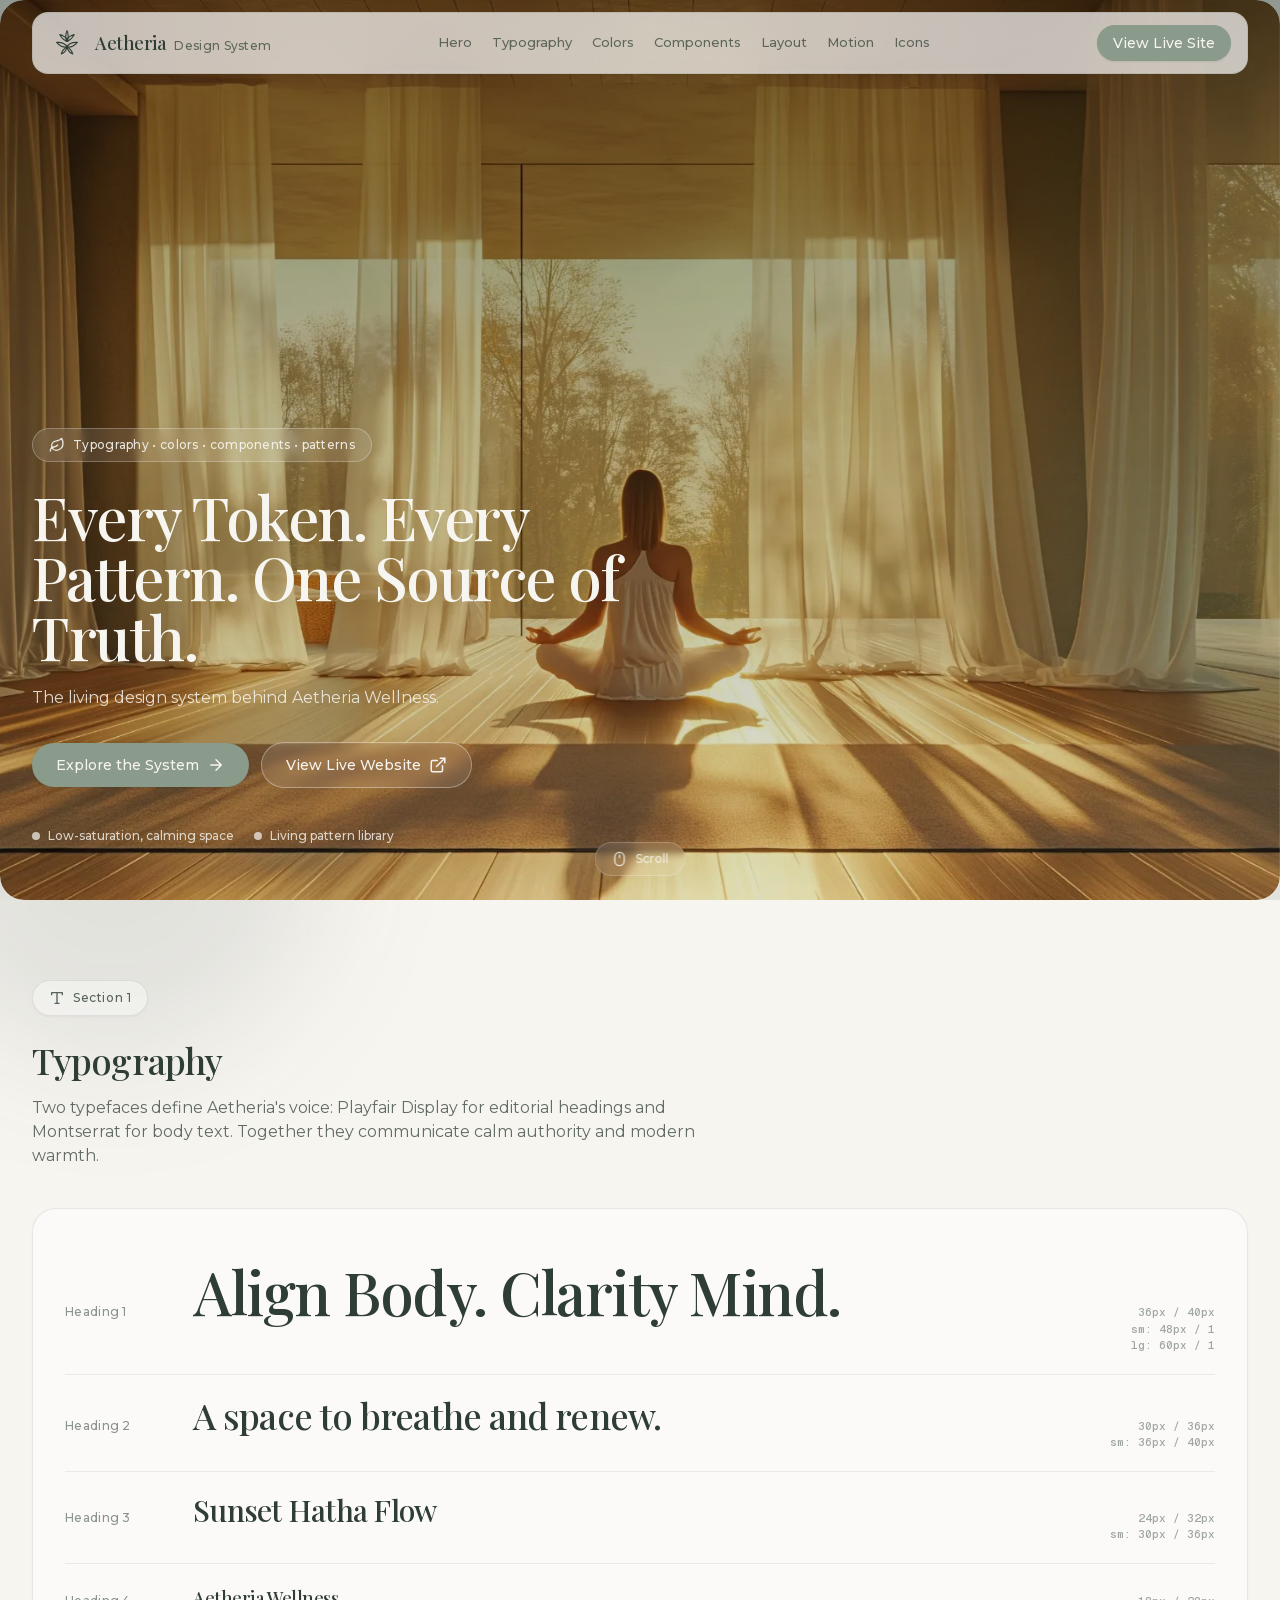
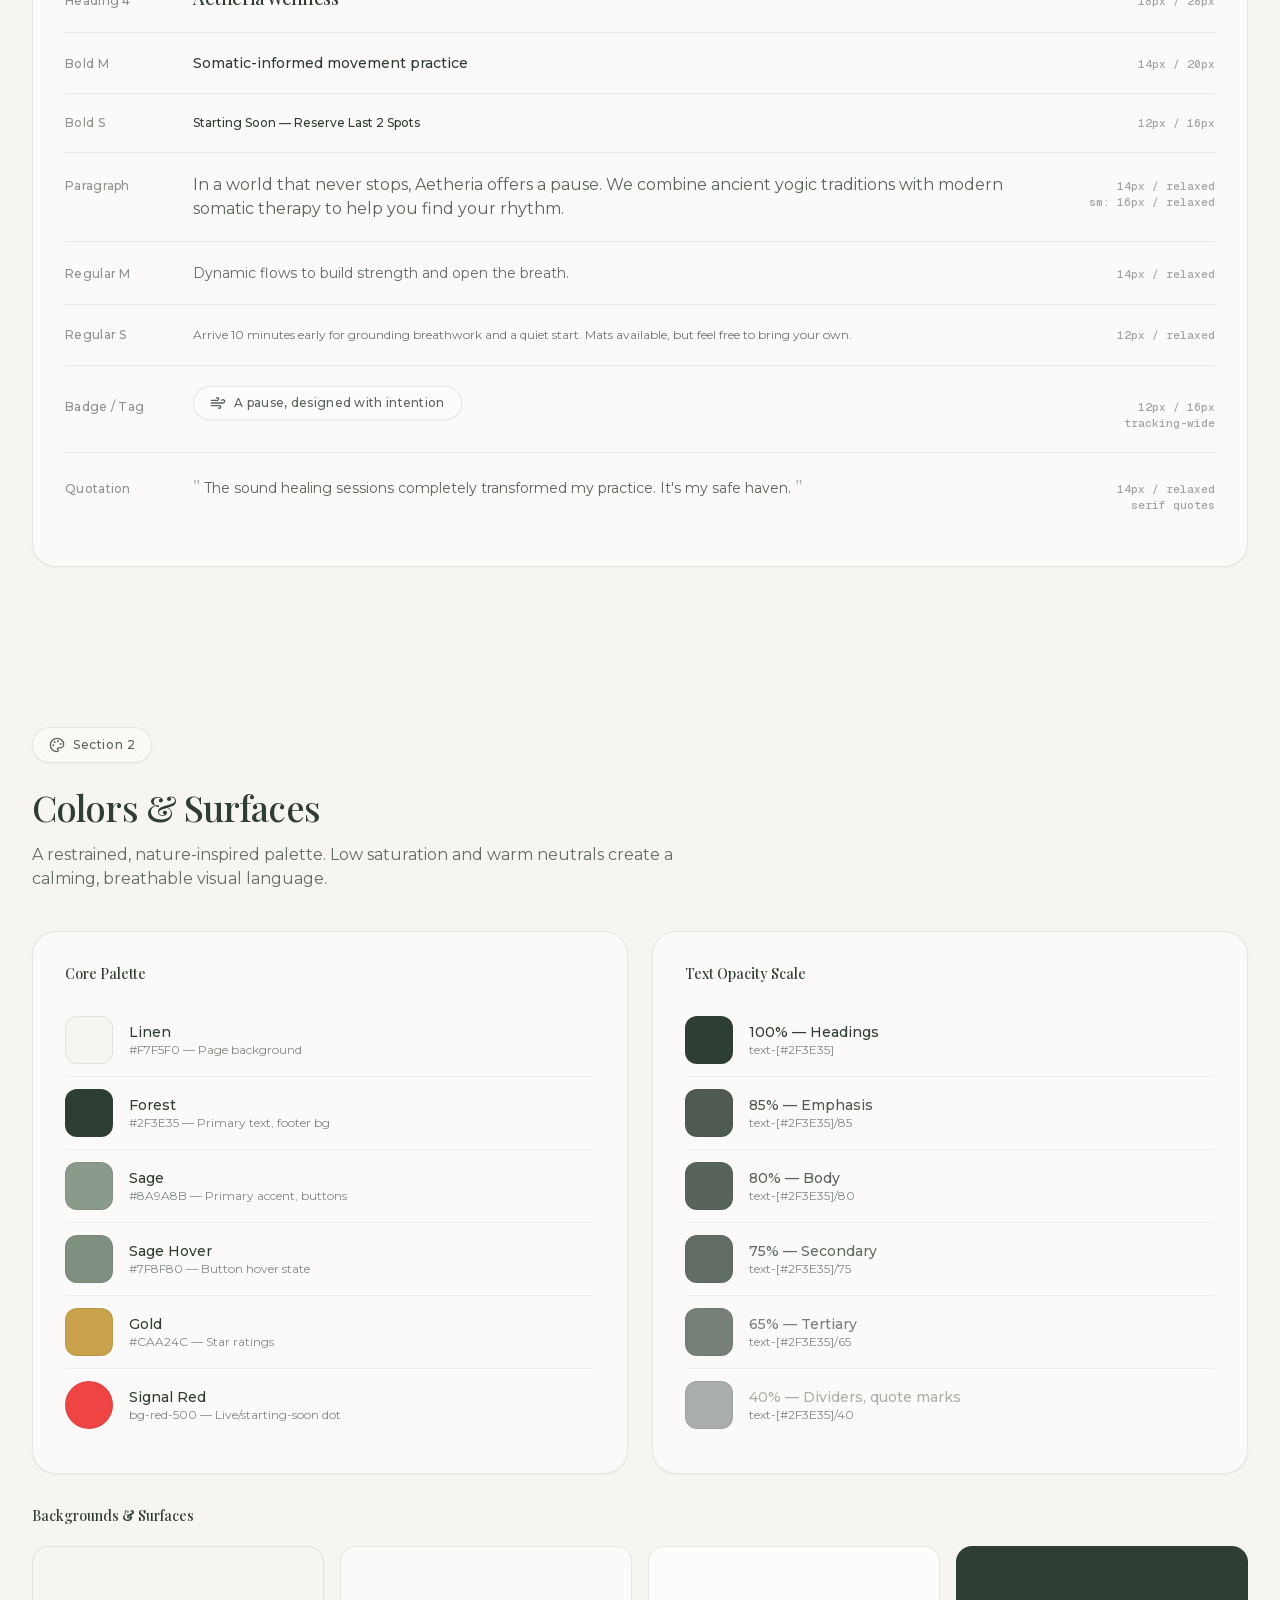
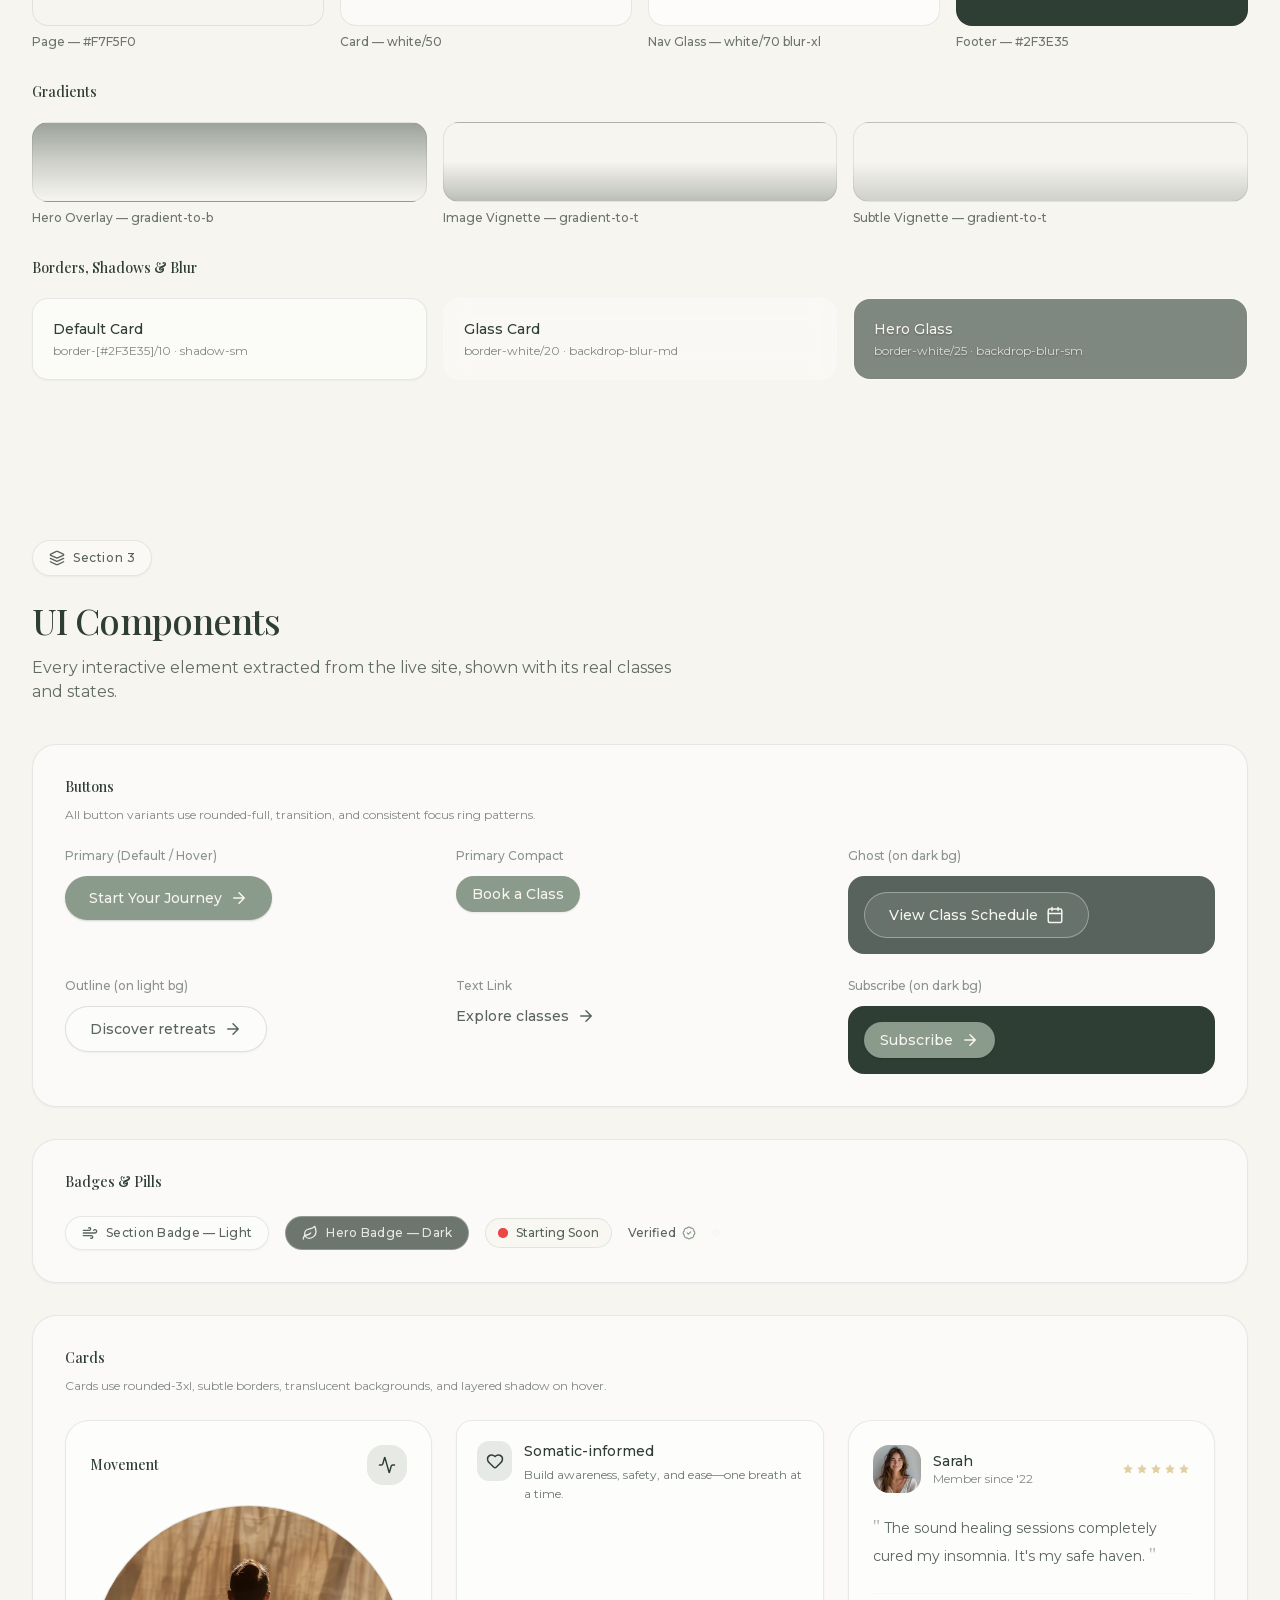
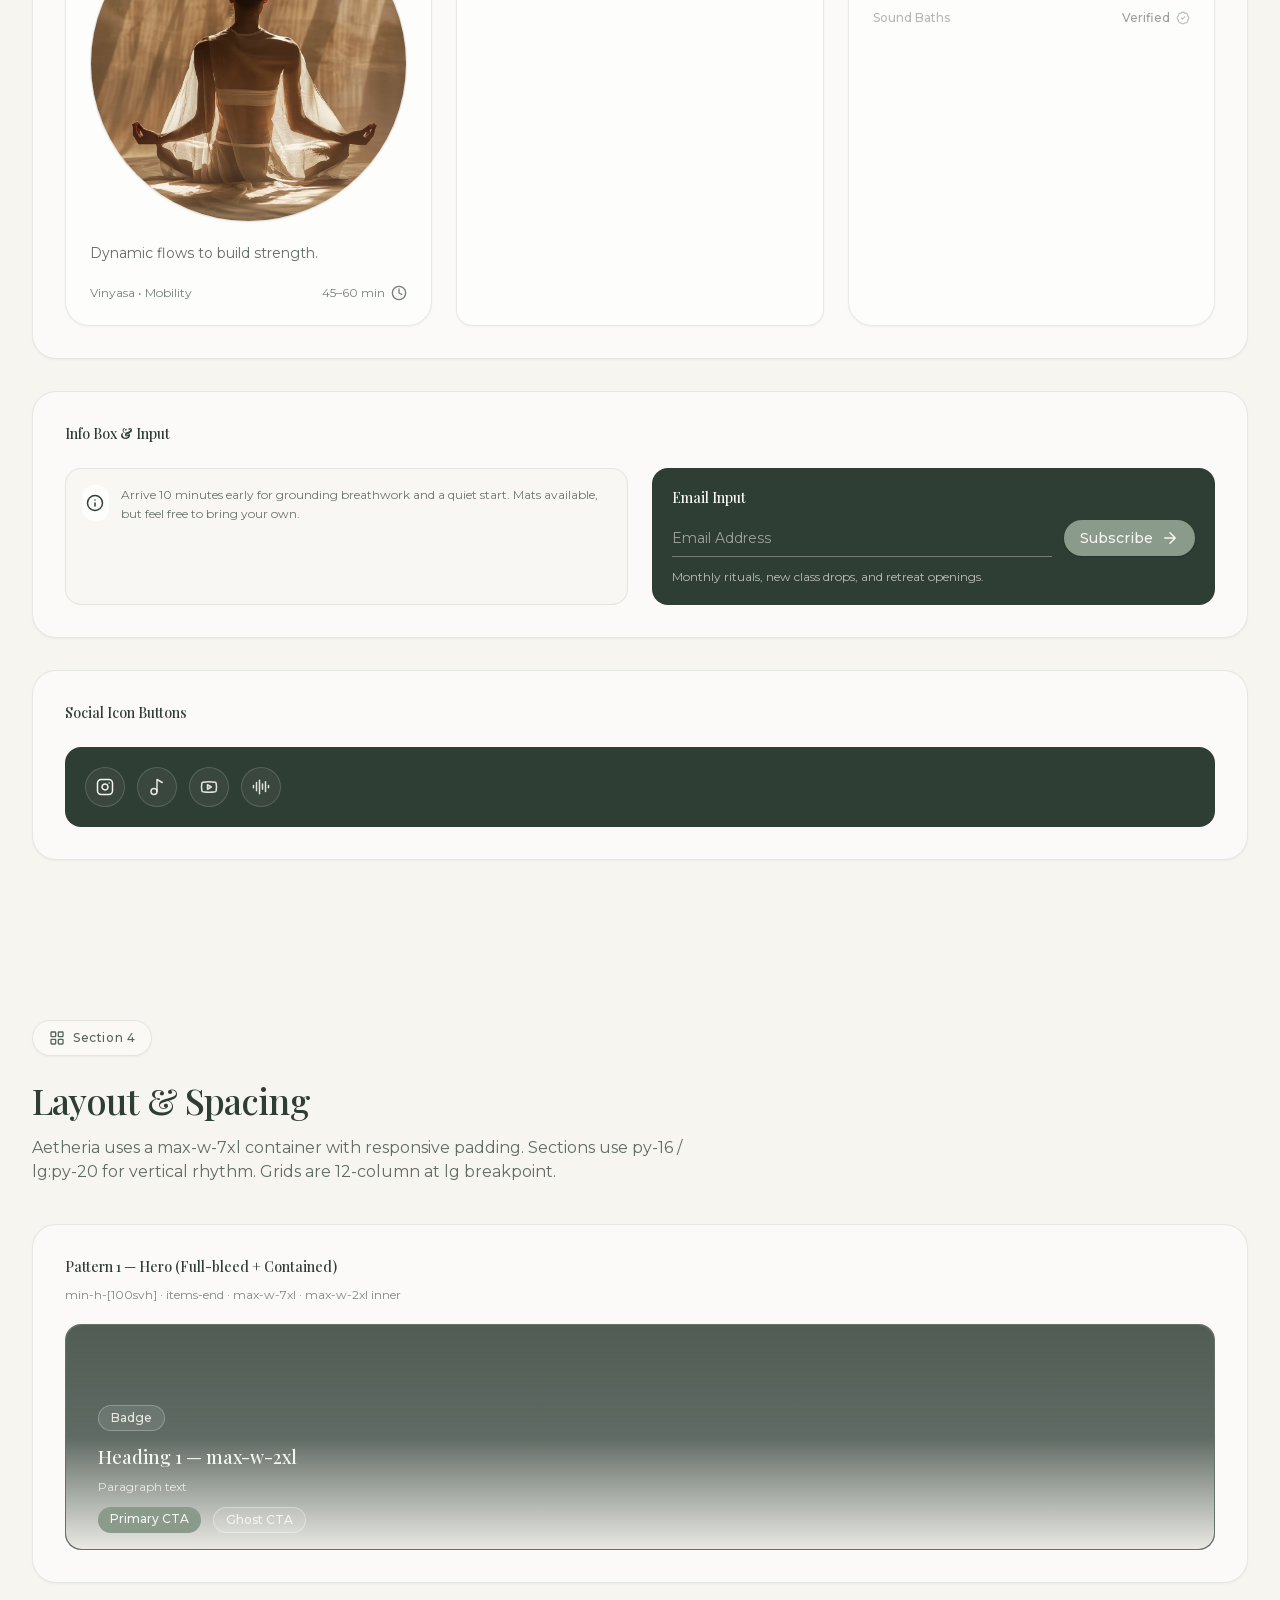
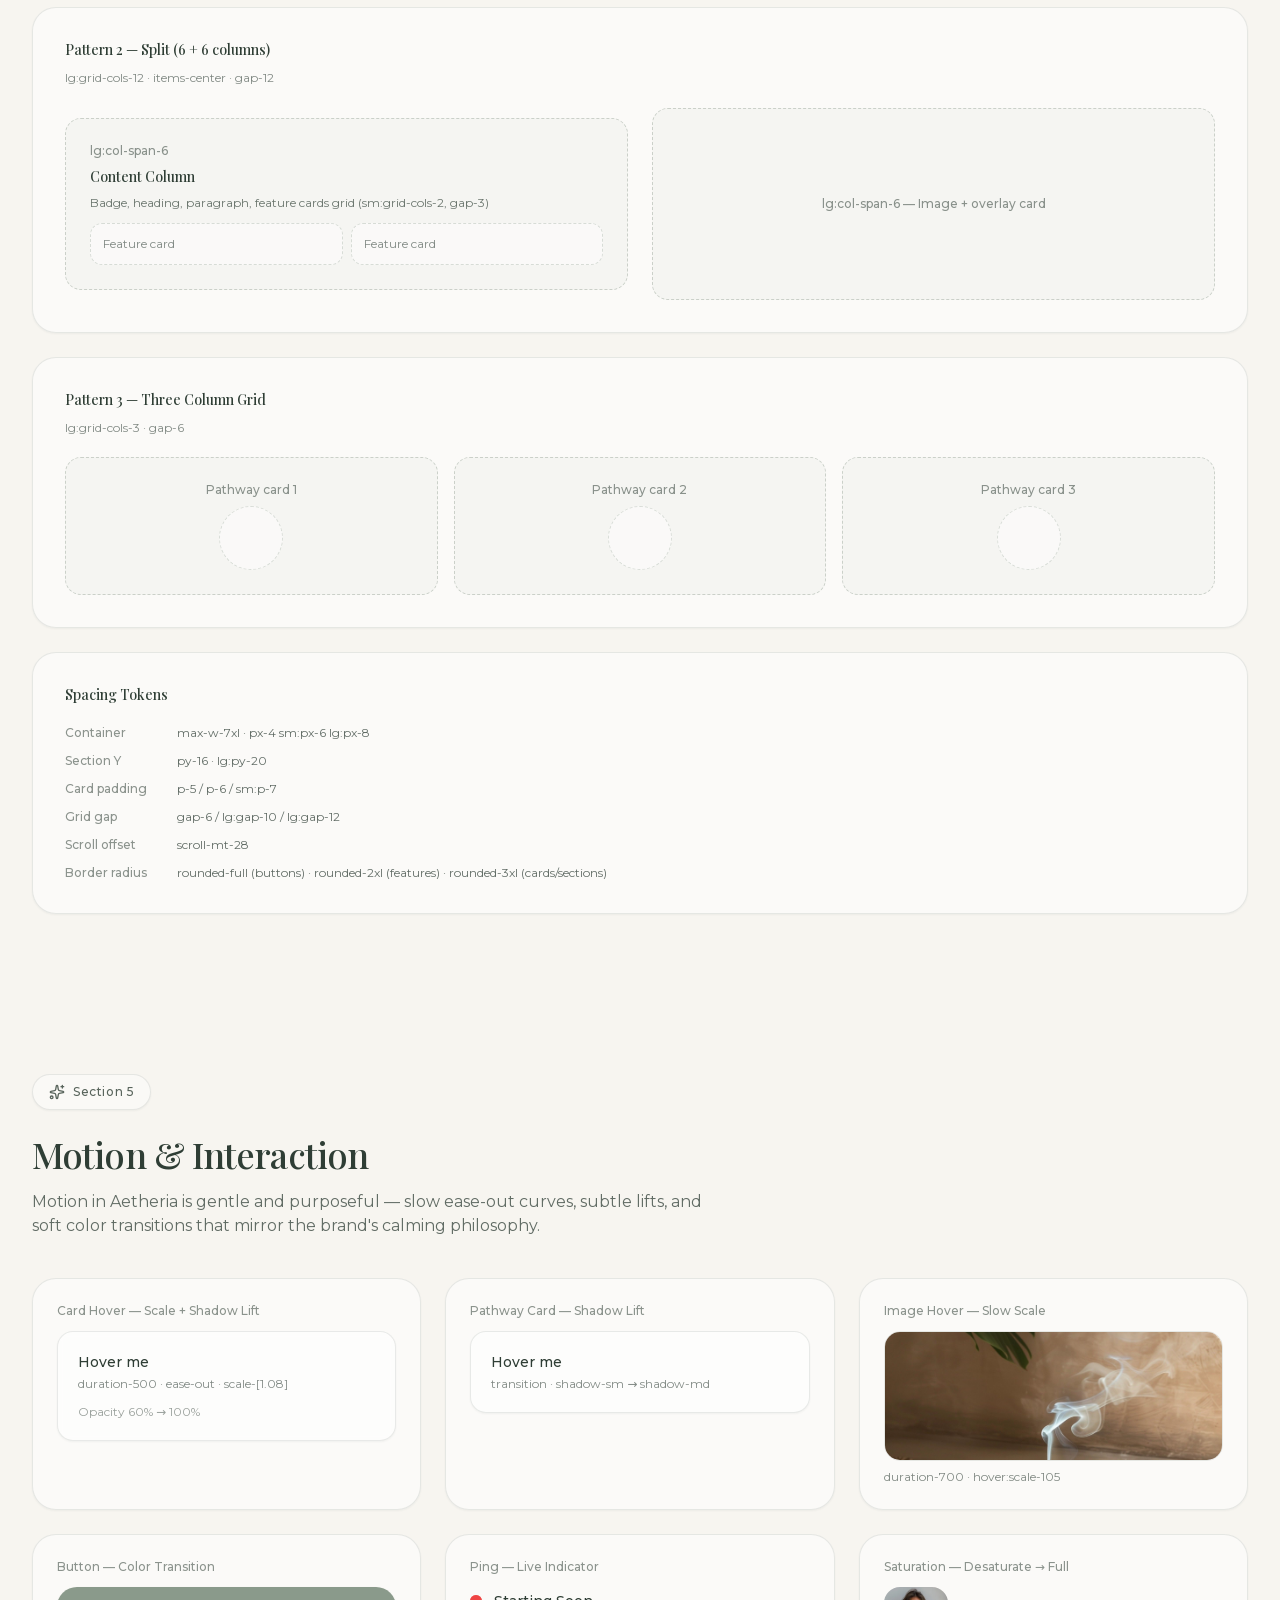
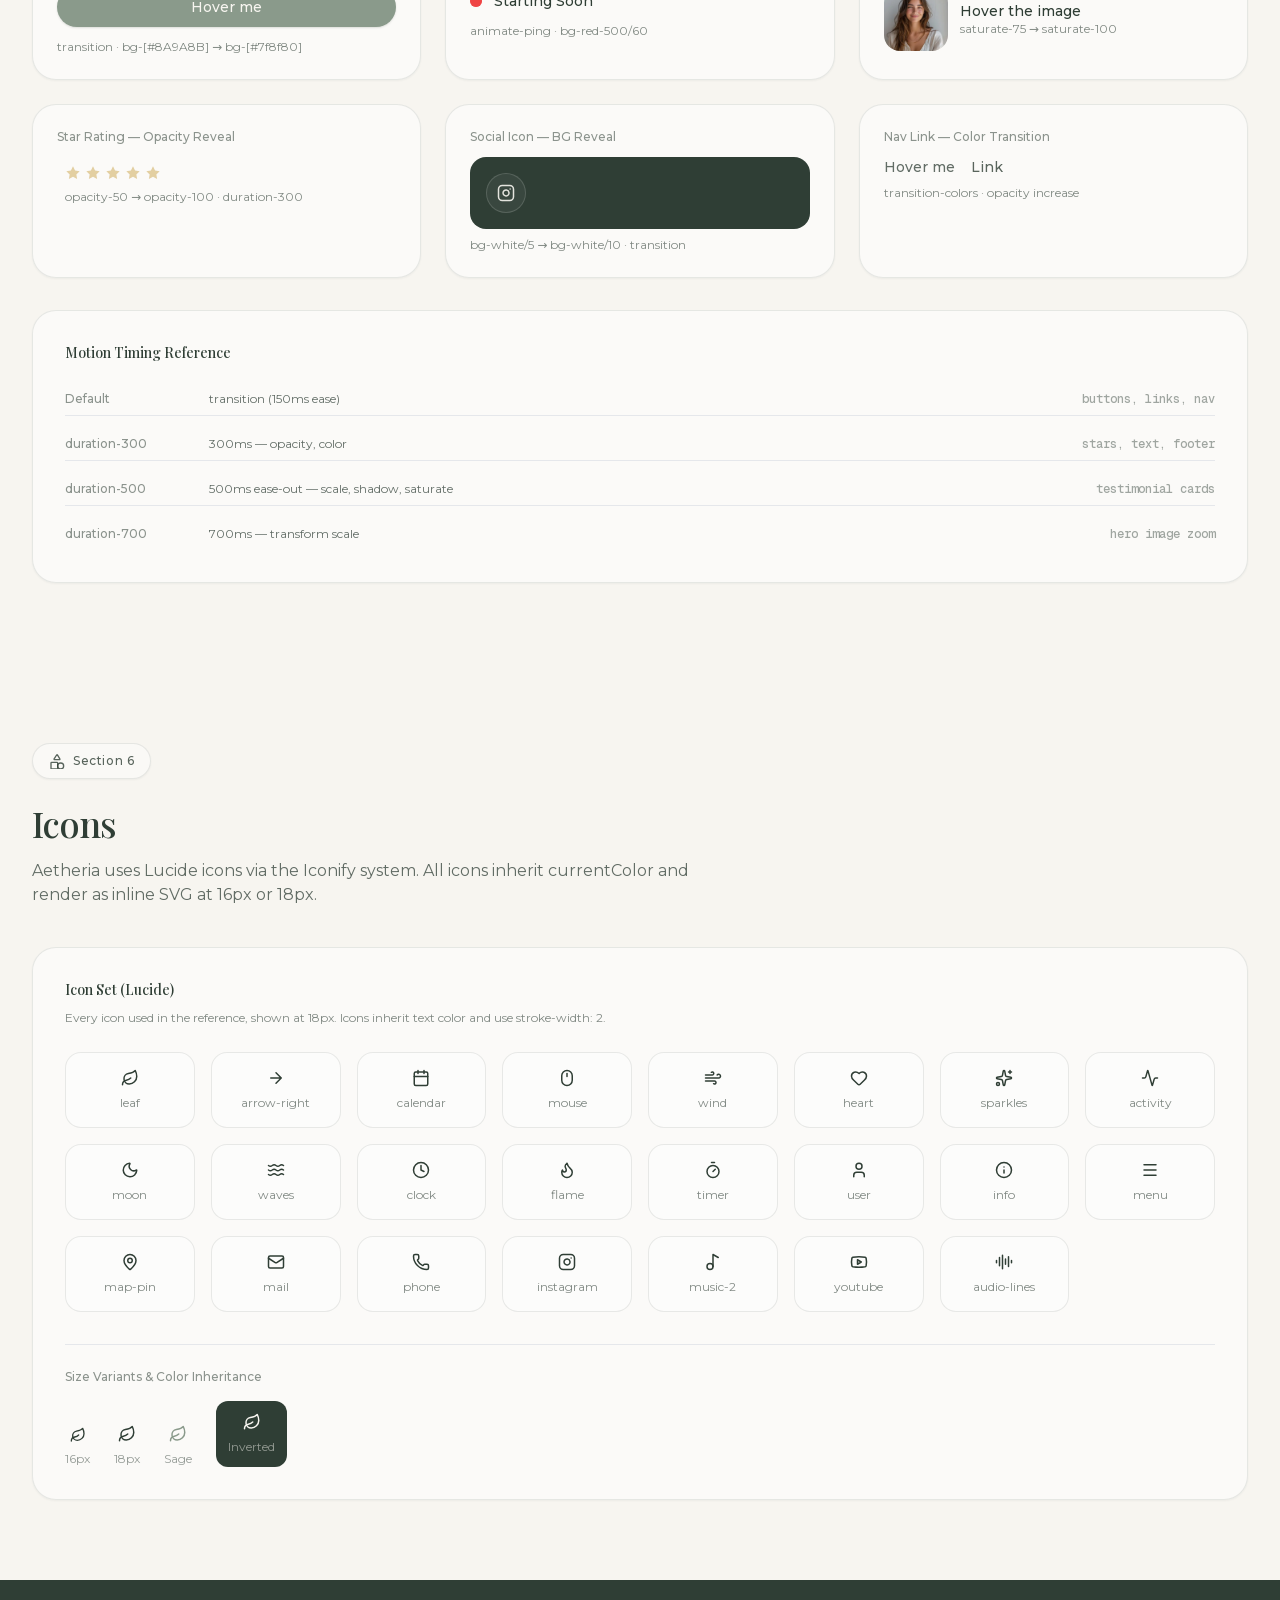
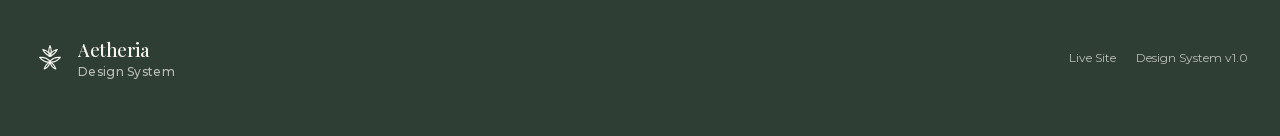
<file: assets/aetheria-wellness-97 - cópia/design-system.html>
<html lang="en"><head>
<!-- Google tag (gtag.js) -->
<script async src="https://www.googletagmanager.com/gtag/js?id=AW-18054495019"></script>
<script>
  window.dataLayer = window.dataLayer || [];
  function gtag(){dataLayer.push(arguments);}
  gtag('js', new Date());

  gtag('config', 'AW-18054495019');
</script>
<meta charset="utf-8"/>
<meta content="width=device-width, initial-scale=1.0" name="viewport"/>
<title>Aetheria Wellness — Design System</title>
<link href="https://fonts.googleapis.com" rel="preconnect"/>
<link crossorigin="" href="https://fonts.gstatic.com" rel="preconnect"/>
<link href="assets/css2_bc4c562aaa04.css" rel="stylesheet"/>
<script src="assets/resource_3fa48481346f.es"></script>
<script src="assets/iconify_861b5521e37d.js"></script>
<link href="assets/css2_86e10c4bcbd4.css" id="all-fonts-link-font-geist" rel="stylesheet"/><style id="all-fonts-style-font-geist">.font-geist { font-family: 'Geist', sans-serif !important; }</style><link href="assets/css2_0fc20595ebff.css" id="all-fonts-link-font-roboto" rel="stylesheet"/><style id="all-fonts-style-font-roboto">.font-roboto { font-family: 'Roboto', sans-serif !important; }</style><link href="assets/css2_23afcbef9bdd.css" id="all-fonts-link-font-montserrat" rel="stylesheet"/><style id="all-fonts-style-font-montserrat">.font-montserrat { font-family: 'Montserrat', sans-serif !important; }</style><link href="assets/css2_82ced711bf49.css" id="all-fonts-link-font-poppins" rel="stylesheet"/><style id="all-fonts-style-font-poppins">.font-poppins { font-family: 'Poppins', sans-serif !important; }</style><link href="assets/css2_fa22aa91016e.css" id="all-fonts-link-font-playfair" rel="stylesheet"/><style id="all-fonts-style-font-playfair">.font-playfair { font-family: 'Playfair Display', serif !important; }</style><link href="assets/css2_2b2d87bc82d8.css" id="all-fonts-link-font-instrument-serif" rel="stylesheet"/><style id="all-fonts-style-font-instrument-serif">.font-instrument-serif { font-family: 'Instrument Serif', serif !important; }</style><link href="assets/css2_4fef849c83da.css" id="all-fonts-link-font-merriweather" rel="stylesheet"/><style id="all-fonts-style-font-merriweather">.font-merriweather { font-family: 'Merriweather', serif !important; }</style><link href="assets/css2_a7b22b336fe1.css" id="all-fonts-link-font-bricolage" rel="stylesheet"/><style id="all-fonts-style-font-bricolage">.font-bricolage { font-family: 'Bricolage Grotesque', sans-serif !important; }</style><link href="assets/css2_0b2072b66163.css" id="all-fonts-link-font-jakarta" rel="stylesheet"/><style id="all-fonts-style-font-jakarta">.font-jakarta { font-family: 'Plus Jakarta Sans', sans-serif !important; }</style><link href="assets/css2_9b8bf743d4a8.css" id="all-fonts-link-font-manrope" rel="stylesheet"/><style id="all-fonts-style-font-manrope">.font-manrope { font-family: 'Manrope', sans-serif !important; }</style><link href="assets/css2_8e191ef32247.css" id="all-fonts-link-font-space-grotesk" rel="stylesheet"/><style id="all-fonts-style-font-space-grotesk">.font-space-grotesk { font-family: 'Space Grotesk', sans-serif !important; }</style><link href="assets/css2_70fd47a02eed.css" id="all-fonts-link-font-work-sans" rel="stylesheet"/><style id="all-fonts-style-font-work-sans">.font-work-sans { font-family: 'Work Sans', sans-serif !important; }</style><link href="assets/css2_b52fc18295f8.css" id="all-fonts-link-font-pt-serif" rel="stylesheet"/><style id="all-fonts-style-font-pt-serif">.font-pt-serif { font-family: 'PT Serif', serif !important; }</style><link href="assets/css2_62759cd015bd.css" id="all-fonts-link-font-geist-mono" rel="stylesheet"/><style id="all-fonts-style-font-geist-mono">.font-geist-mono { font-family: 'Geist Mono', monospace !important; }</style><link href="assets/css2_f495c2faa2a6.css" id="all-fonts-link-font-space-mono" rel="stylesheet"/><style id="all-fonts-style-font-space-mono">.font-space-mono { font-family: 'Space Mono', monospace !important; }</style><link href="assets/css2_6f16cdd6fd9f.css" id="all-fonts-link-font-quicksand" rel="stylesheet"/><style id="all-fonts-style-font-quicksand">.font-quicksand { font-family: 'Quicksand', sans-serif !important; }</style><link href="assets/css2_94cb6f0c406a.css" id="all-fonts-link-font-nunito" rel="stylesheet"/><style id="all-fonts-style-font-nunito">.font-nunito { font-family: 'Nunito', sans-serif !important; }</style><link href="assets/css2_6c160a0c4e6f.css" id="all-fonts-link-font-newsreader" rel="stylesheet"/><style id="all-fonts-style-font-newsreader">.font-newsreader { font-family: 'Newsreader', serif !important; }</style><link href="assets/css2_bd407d5ceb4b.css" id="all-fonts-link-font-google-sans-flex" rel="stylesheet"/><style id="all-fonts-style-font-google-sans-flex">.font-google-sans-flex { font-family: 'Google Sans Flex', sans-serif !important; }</style><link href="assets/css2_176e25227b5e.css" id="all-fonts-link-font-oswald" rel="stylesheet"/><style id="all-fonts-style-font-oswald">.font-oswald { font-family: 'Oswald', sans-serif !important; }</style><link href="assets/css2_e5ca562f8909.css" id="all-fonts-link-font-dm-sans" rel="stylesheet"/><style id="all-fonts-style-font-dm-sans">.font-dm-sans { font-family: 'DM Sans', sans-serif !important; }</style>
<style>
  html, body {
    overflow: auto !important;
    overflow-x: hidden !important;
    height: auto !important;
    min-height: 100% !important;
    scroll-behavior: smooth !important;
    opacity: 1 !important;
    visibility: visible !important;
  }
  .ds-section-label {
    display: inline-flex;
    align-items: center;
    gap: 0.5rem;
    border-radius: 9999px;
    border: 1px solid rgba(47,62,53,0.10);
    background: rgba(255,255,255,0.40);
    padding: 0.5rem 1rem;
    font-size: 0.75rem;
    font-weight: 500;
    letter-spacing: 0.05em;
    color: rgba(47,62,53,0.80);
    box-shadow: 0 1px 2px rgba(47,62,53,0.05);
  }
  .ds-spec-row {
    display: flex;
    align-items: baseline;
    justify-content: space-between;
    padding: 1.25rem 0;
    border-bottom: 1px solid rgba(47,62,53,0.08);
  }
  .ds-spec-row:last-child { border-bottom: none; }
  .ds-spec-label {
    flex-shrink: 0;
    width: 8rem;
    font-size: 0.75rem;
    font-weight: 500;
    color: rgba(47,62,53,0.55);
    letter-spacing: 0.025em;
  }
  .ds-spec-preview { flex: 1; min-width: 0; }
  .ds-spec-meta {
    flex-shrink: 0;
    text-align: right;
    font-size: 0.6875rem;
    font-weight: 500;
    color: rgba(47,62,53,0.45);
    font-family: 'Geist Mono', monospace;
    white-space: nowrap;
    padding-left: 1.5rem;
  }
  .ds-swatch {
    width: 100%;
    height: 5rem;
    border-radius: 1rem;
    border: 1px solid rgba(47,62,53,0.10);
  }
  .ds-swatch-sm {
    width: 3rem;
    height: 3rem;
    border-radius: 0.75rem;
    border: 1px solid rgba(47,62,53,0.10);
    flex-shrink: 0;
  }
  .ds-color-row {
    display: flex;
    align-items: center;
    gap: 1rem;
    padding: 0.75rem 0;
    border-bottom: 1px solid rgba(47,62,53,0.06);
  }
  .ds-color-row:last-child { border-bottom: none; }
  .ds-motion-box {
    width: 100%;
    padding: 1.5rem;
    border-radius: 1rem;
    border: 1px solid rgba(47,62,53,0.10);
    background: rgba(255,255,255,0.55);
    text-align: center;
    font-size: 0.75rem;
    font-weight: 500;
    color: rgba(47,62,53,0.70);
  }
  .ds-nav-link {
    font-size: 0.8125rem;
    font-weight: 500;
    color: rgba(47,62,53,0.70);
    white-space: nowrap;
    transition: color 0.2s;
  }
  .ds-nav-link:hover { color: #2F3E35; }
</style>
</head>
<body class="min-h-screen bg-[#F7F5F0] text-[#2F3E35] antialiased" style="font-family: Montserrat, ui-sans-serif, system-ui, -apple-system, Segoe UI, Roboto, Helvetica, Arial, 'Apple Color Emoji','Segoe UI Emoji';">

<!-- Ambient background (exact clone) -->
<div class="pointer-events-none fixed -z-10 top-0 right-0 bottom-0 left-0">
<div class="-top-24 -translate-x-1/2 bg-[#8A9A8B]/15 w-[28rem] h-[28rem] rounded-full absolute left-1/2 blur-3xl"></div>
<div class="absolute bottom-[-10rem] left-[-6rem] h-[26rem] w-[26rem] rounded-full bg-[#2F3E35]/10 blur-3xl"></div>
<div class="absolute top-[35%] right-[-8rem] h-[24rem] w-[24rem] rounded-full bg-[#8A9A8B]/10 blur-3xl"></div>
</div>

<!-- ════════════════════════════════════════════════════════════════
     DESIGN SYSTEM NAV
     ════════════════════════════════════════════════════════════════ -->
<nav class="fixed inset-x-0 top-0 z-50" id="dsNav">
<div class="mx-auto max-w-7xl px-4 sm:px-6 lg:px-8">
<div class="mt-3 rounded-2xl border border-[#2F3E35]/10 bg-white/70 shadow-sm shadow-[#2F3E35]/10 backdrop-blur-xl">
<div class="flex items-center justify-between px-3 py-3 sm:px-4">
<a class="group flex items-center gap-2.5" href="index.html">
<svg aria-hidden="true" class="w-[36px] h-[36px]" fill="none" stroke-width="2" style="color: rgb(47, 62, 53); width: 36px; height: 36px" viewbox="0 0 48 48">
<path d="M24 7.5c2.2 4.8 2.2 9.6 0 14.4C21.8 17.1 21.8 12.3 24 7.5Z" stroke="currentColor" stroke-linecap="round" stroke-linejoin="round" stroke-width="1.5"></path>
<path d="M14.4 12.6c5.2 1.3 8.9 4.3 11.1 9-4.9-.8-8.6-3.8-11.1-9Z" stroke="currentColor" stroke-linecap="round" stroke-linejoin="round" stroke-width="1.5"></path>
<path d="M33.6 12.6c-2.5 5.2-6.2 8.2-11.1 9 2.2-4.7 5.9-7.7 11.1-9Z" stroke="currentColor" stroke-linecap="round" stroke-linejoin="round" stroke-width="1.5"></path>
<path d="M10.2 23.2c6.2-.6 11.1 1.4 14.7 6.1-5.6 1-10.5-1.1-14.7-6.1Z" stroke="currentColor" stroke-linecap="round" stroke-linejoin="round" stroke-width="1.5"></path>
<path d="M37.8 23.2c-4.2 5-9.1 7.1-14.7 6.1 3.6-4.7 8.5-6.7 14.7-6.1Z" stroke="currentColor" stroke-linecap="round" stroke-linejoin="round" stroke-width="1.5"></path>
<path d="M24 29.4c3.5 1.6 6.1 4.6 7.7 9.1-3.8-1.1-6.4-4.1-7.7-9.1Z" stroke="currentColor" stroke-linecap="round" stroke-linejoin="round" stroke-width="1.5"></path>
<path d="M24 29.4c-1.3 5-3.9 8-7.7 9.1 1.6-4.5 4.2-7.5 7.7-9.1Z" stroke="currentColor" stroke-linecap="round" stroke-linejoin="round" stroke-width="1.5"></path>
</svg>
<div class="leading-none">
<div class="flex gap-2 items-baseline">
<span class="text-lg font-medium text-[#2F3E35] tracking-tight" style="font-family: 'Playfair Display', ui-serif, Georgia, Cambria, 'Times New Roman', Times, serif;">Aetheria</span>
<span class="sm:inline text-xs font-medium text-[#2F3E35]/70 tracking-wide">Design System</span>
</div>
</div>
</a>
<div class="hidden md:flex items-center gap-5 overflow-x-auto" style="scrollbar-width: none;">
<a class="ds-nav-link" href="#ds-hero">Hero</a>
<a class="ds-nav-link" href="#ds-typography">Typography</a>
<a class="ds-nav-link" href="#ds-colors">Colors</a>
<a class="ds-nav-link" href="#ds-components">Components</a>
<a class="ds-nav-link" href="#ds-layout">Layout</a>
<a class="ds-nav-link" href="#ds-motion">Motion</a>
<a class="ds-nav-link" href="#ds-icons">Icons</a>
</div>
<a class="inline-flex items-center justify-center shadow-[#2F3E35]/10 hover:bg-[#7f8f80] focus:outline-none focus:ring-2 focus:ring-[#8A9A8B]/50 focus:ring-offset-2 focus:ring-offset-transparent transition text-sm font-medium text-[#F7F5F0] bg-[#8A9A8B] rounded-full pt-2 pr-4 pb-2 pl-4 shadow-sm" href="index.html">
  View Live Site
</a>
</div>
</div>
</div>
</nav>


<!-- ════════════════════════════════════════════════════════════════
     0 · HERO (Exact Clone — Text Adapted)
     ════════════════════════════════════════════════════════════════ -->
<section class="relative min-h-[100svh] overflow-hidden" id="ds-hero">
<!-- Video background -->
<div class="absolute top-0 right-0 bottom-0 left-0">
<video autoplay="" class="w-full h-full object-cover" loop="" muted="" playsinline="" poster="https://images.unsplash.com/photo-1554311884-415bfda6a5f2?auto=format&amp;fit=crop&amp;w=2400&amp;q=70">
<source class="" src="https://cdn.coverr.co/videos/coverr-woman-meditating-by-the-window-4135/1080p.mp4" type="video/mp4"/>
</video>
<!-- Overlay -->
<div class="absolute inset-0 bg-gradient-to-b from-[#2F3E35]/45 via-[#2F3E35]/20 to-[#F7F5F0]/90"></div>
<div class="bg-[#2F3E35]/10 absolute top-0 right-0 bottom-0 left-0"></div>
</div>
<div class="flex min-h-[100svh] sm:px-6 lg:px-8 max-w-7xl mr-auto ml-auto pt-28 pr-4 pb-14 pl-4 relative items-end">
<!-- Added Background Image -->
<div class="overflow-hidden rounded-3xl absolute top-0 right-0 bottom-0 left-0">
<img alt="Sanctuary ambiance" class="transition-transform duration-700 hover:scale-105 opacity-100 mix-blend-multiply w-full h-full object-cover" src="assets/352469cb-8a32-4217-9a65-5c1aeb_18f69dcb60a6.webp"/>
<div class="mix-blend-multiply absolute top-0 right-0 bottom-0 left-0 pointer-events-auto -z-20"></div>
</div>
<div class="relative z-10 w-full">
<div class="max-w-2xl">
<div class="inline-flex items-center gap-2 rounded-full border border-white/25 bg-white/10 px-4 py-2 text-xs font-medium tracking-wide text-[#F7F5F0]/90 backdrop-blur-sm">
<svg aria-hidden="true" class="iconify iconify--lucide" data-height="16" data-icon="lucide:leaf" data-width="16" height="16" role="img" viewbox="0 0 24 24" width="16" xmlns="http://www.w3.org/2000/svg"><g fill="none" stroke="currentColor" stroke-linecap="round" stroke-linejoin="round" stroke-width="2"><path d="M11 20A7 7 0 0 1 9.8 6.1C15.5 5 17 4.48 19 2c1 2 2 4.18 2 8c0 5.5-4.78 10-10 10"></path><path d="M2 21c0-3 1.85-5.36 5.08-6C9.5 14.52 12 13 13 12"></path></g></svg>
            Typography • colors • components • patterns
          </div>
<h1 class="mt-6 text-4xl font-medium tracking-tight text-[#F7F5F0] sm:text-5xl lg:text-6xl" style="font-family: 'Playfair Display', ui-serif, Georgia, Cambria, 'Times New Roman', Times, serif;">
            Every Token. Every Pattern. One Source of Truth.
          </h1>
<p class="mt-5 max-w-xl text-sm font-normal leading-relaxed text-[#F7F5F0]/85 sm:text-base">
            The living design system behind Aetheria Wellness.
          </p>
<div class="mt-8 flex flex-col gap-3 sm:flex-row sm:items-center">
<a class="inline-flex items-center justify-center gap-2 rounded-full bg-[#8A9A8B] px-6 py-3 text-sm font-medium text-[#F7F5F0] shadow-sm shadow-[#2F3E35]/20 hover:bg-[#7f8f80] focus:outline-none focus:ring-2 focus:ring-[#8A9A8B]/50 focus:ring-offset-2 focus:ring-offset-[#2F3E35]/0 transition" href="#ds-typography">
              Explore the System
              <svg aria-hidden="true" class="iconify iconify--lucide" data-height="18" data-icon="lucide:arrow-right" data-width="18" height="18" role="img" viewbox="0 0 24 24" width="18" xmlns="http://www.w3.org/2000/svg"><path d="M5 12h14m-7-7l7 7l-7 7" fill="none" stroke="currentColor" stroke-linecap="round" stroke-linejoin="round" stroke-width="2"></path></svg>
</a>
<a class="inline-flex items-center justify-center gap-2 hover:bg-white/15 focus:outline-none focus:ring-2 focus:ring-white/30 transition text-sm font-medium text-[#F7F5F0] bg-white/10 border-white/35 border rounded-full pt-3 pr-6 pb-3 pl-6 backdrop-blur-sm" href="index.html">
              View Live Website
              <svg aria-hidden="true" class="iconify iconify--lucide" data-height="18" data-icon="lucide:external-link" data-width="18" height="18" role="img" viewbox="0 0 24 24" width="18" xmlns="http://www.w3.org/2000/svg"><g fill="none" stroke="currentColor" stroke-linecap="round" stroke-linejoin="round" stroke-width="2"><path d="M15 3h6v6"></path><path d="M10 14L21 3"></path><path d="M18 13v6a2 2 0 0 1-2 2H5a2 2 0 0 1-2-2V8a2 2 0 0 1 2-2h6"></path></g></svg>
</a>
</div>
<div class="mt-10 flex items-center gap-5 text-xs font-medium text-[#F7F5F0]/80">
<div class="flex items-center gap-2">
<span class="inline-flex h-2 w-2 rounded-full bg-[#F7F5F0]/70"></span>
              Low-saturation, calming space
            </div>
<div class="hidden sm:flex items-center gap-2">
<span class="inline-flex h-2 w-2 rounded-full bg-[#F7F5F0]/70"></span>
              Living pattern library
            </div>
</div>
</div>
</div>
</div>
<!-- Scroll hint -->
<div class="pointer-events-none -translate-x-1/2 absolute bottom-6 left-1/2">
<div class="flex gap-2 text-xs font-medium text-[#F7F5F0]/85 bg-white/10 border-white/20 border rounded-full pt-2 pr-4 pb-2 pl-4 backdrop-blur-sm items-center">
<svg aria-hidden="true" class="iconify iconify--lucide" data-height="16" data-icon="lucide:mouse" data-width="16" height="16" role="img" viewbox="0 0 24 24" width="16" xmlns="http://www.w3.org/2000/svg"><g fill="none" stroke="currentColor" stroke-linecap="round" stroke-linejoin="round" stroke-width="2"><rect height="20" rx="7" width="14" x="5" y="2"></rect><path d="M12 6v4"></path></g></svg>
        Scroll
      </div>
</div>
</section>


<!-- ════════════════════════════════════════════════════════════════
     1 · TYPOGRAPHY
     ════════════════════════════════════════════════════════════════ -->
<section class="relative scroll-mt-28" id="ds-typography">
<div class="mx-auto max-w-7xl px-4 py-16 sm:px-6 lg:px-8 lg:py-20">
<div class="ds-section-label">
<svg aria-hidden="true" class="iconify iconify--lucide" data-height="16" data-icon="lucide:type" data-width="16" height="16" role="img" viewbox="0 0 24 24" width="16" xmlns="http://www.w3.org/2000/svg"><path d="M4 7V4h16v3M9 20h6M12 4v16" fill="none" stroke="currentColor" stroke-linecap="round" stroke-linejoin="round" stroke-width="2"></path></svg>
  Section 1
</div>
<h2 class="mt-6 text-3xl font-medium tracking-tight text-[#2F3E35] sm:text-4xl" style="font-family: 'Playfair Display', ui-serif, Georgia, Cambria, 'Times New Roman', Times, serif;">
  Typography
</h2>
<p class="mt-4 max-w-2xl text-sm leading-relaxed text-[#2F3E35]/75 sm:text-base">
  Two typefaces define Aetheria's voice: Playfair Display for editorial headings and Montserrat for body text. Together they communicate calm authority and modern warmth.
</p>

<div class="mt-10 rounded-3xl border border-[#2F3E35]/10 bg-white/50 p-6 sm:p-8 shadow-sm shadow-[#2F3E35]/5">

<!-- Heading 1 -->
<div class="ds-spec-row">
<div class="ds-spec-label">Heading 1</div>
<div class="ds-spec-preview">
<h1 class="text-4xl font-medium tracking-tight text-[#2F3E35] sm:text-5xl lg:text-6xl" style="font-family: 'Playfair Display', ui-serif, Georgia, Cambria, 'Times New Roman', Times, serif;">
  Align Body. Clarity Mind.
</h1>
</div>
<div class="ds-spec-meta">36px / 40px<br>sm: 48px / 1<br>lg: 60px / 1</div>
</div>

<!-- Heading 2 -->
<div class="ds-spec-row">
<div class="ds-spec-label">Heading 2</div>
<div class="ds-spec-preview">
<h2 class="text-3xl font-medium tracking-tight text-[#2F3E35] sm:text-4xl" style="font-family: 'Playfair Display', ui-serif, Georgia, Cambria, 'Times New Roman', Times, serif;">
  A space to breathe and renew.
</h2>
</div>
<div class="ds-spec-meta">30px / 36px<br>sm: 36px / 40px</div>
</div>

<!-- Heading 3 -->
<div class="ds-spec-row">
<div class="ds-spec-label">Heading 3</div>
<div class="ds-spec-preview">
<div class="text-2xl font-medium tracking-tight text-[#2F3E35] sm:text-3xl" style="font-family: 'Playfair Display', ui-serif, Georgia, Cambria, 'Times New Roman', Times, serif;">
  Sunset Hatha Flow
</div>
</div>
<div class="ds-spec-meta">24px / 32px<br>sm: 30px / 36px</div>
</div>

<!-- Heading 4 -->
<div class="ds-spec-row">
<div class="ds-spec-label">Heading 4</div>
<div class="ds-spec-preview">
<div class="text-lg font-medium tracking-tight text-[#2F3E35]" style="font-family: 'Playfair Display', ui-serif, Georgia, Cambria, 'Times New Roman', Times, serif;">
  Aetheria Wellness
</div>
</div>
<div class="ds-spec-meta">18px / 28px</div>
</div>

<!-- Bold M -->
<div class="ds-spec-row">
<div class="ds-spec-label">Bold M</div>
<div class="ds-spec-preview">
<div class="text-sm font-medium text-[#2F3E35]">
  Somatic-informed movement practice
</div>
</div>
<div class="ds-spec-meta">14px / 20px</div>
</div>

<!-- Bold S -->
<div class="ds-spec-row">
<div class="ds-spec-label">Bold S</div>
<div class="ds-spec-preview">
<div class="text-xs font-medium text-[#2F3E35]">
  Starting Soon — Reserve Last 2 Spots
</div>
</div>
<div class="ds-spec-meta">12px / 16px</div>
</div>

<!-- Paragraph / Body -->
<div class="ds-spec-row">
<div class="ds-spec-label">Paragraph</div>
<div class="ds-spec-preview">
<p class="text-sm leading-relaxed text-[#2F3E35]/80 sm:text-base">
  In a world that never stops, Aetheria offers a pause. We combine ancient yogic traditions with modern somatic therapy to help you find your rhythm.
</p>
</div>
<div class="ds-spec-meta">14px / relaxed<br>sm: 16px / relaxed</div>
</div>

<!-- Regular M -->
<div class="ds-spec-row">
<div class="ds-spec-label">Regular M</div>
<div class="ds-spec-preview">
<div class="text-sm leading-relaxed text-[#2F3E35]/75">
  Dynamic flows to build strength and open the breath.
</div>
</div>
<div class="ds-spec-meta">14px / relaxed</div>
</div>

<!-- Regular S -->
<div class="ds-spec-row">
<div class="ds-spec-label">Regular S</div>
<div class="ds-spec-preview">
<div class="text-xs leading-relaxed text-[#2F3E35]/70">
  Arrive 10 minutes early for grounding breathwork and a quiet start. Mats available, but feel free to bring your own.
</div>
</div>
<div class="ds-spec-meta">12px / relaxed</div>
</div>

<!-- Badge / Tag -->
<div class="ds-spec-row">
<div class="ds-spec-label">Badge / Tag</div>
<div class="ds-spec-preview">
<div class="inline-flex items-center gap-2 rounded-full border border-[#2F3E35]/10 bg-white/40 px-4 py-2 text-xs font-medium tracking-wide text-[#2F3E35]/80 shadow-sm shadow-[#2F3E35]/5">
<svg aria-hidden="true" class="iconify iconify--lucide" data-height="16" data-icon="lucide:wind" data-width="16" height="16" role="img" viewbox="0 0 24 24" width="16" xmlns="http://www.w3.org/2000/svg"><path d="M12.8 19.6A2 2 0 1 0 14 16H2m15.5-8a2.5 2.5 0 1 1 2 4H2m7.8-7.6A2 2 0 1 1 11 8H2" fill="none" stroke="currentColor" stroke-linecap="round" stroke-linejoin="round" stroke-width="2"></path></svg>
  A pause, designed with intention
</div>
</div>
<div class="ds-spec-meta">12px / 16px<br>tracking-wide</div>
</div>

<!-- Serif Quotation -->
<div class="ds-spec-row">
<div class="ds-spec-label">Quotation</div>
<div class="ds-spec-preview">
<blockquote class="text-sm leading-relaxed text-[#2F3E35]/80">
<span class="font-serif text-[#2F3E35]/40 text-lg">"</span>
  The sound healing sessions completely transformed my practice. It's my safe haven.
<span class="font-serif text-[#2F3E35]/40 text-lg">"</span>
</blockquote>
</div>
<div class="ds-spec-meta">14px / relaxed<br>serif quotes</div>
</div>

</div>
</div>
</section>


<!-- ════════════════════════════════════════════════════════════════
     2 · COLORS & SURFACES
     ════════════════════════════════════════════════════════════════ -->
<section class="relative scroll-mt-28" id="ds-colors">
<div class="mx-auto max-w-7xl px-4 py-16 sm:px-6 lg:px-8 lg:py-20">
<div class="ds-section-label">
<svg aria-hidden="true" class="iconify iconify--lucide" data-height="16" data-icon="lucide:palette" data-width="16" height="16" role="img" viewbox="0 0 24 24" width="16" xmlns="http://www.w3.org/2000/svg"><g fill="none" stroke="currentColor" stroke-linecap="round" stroke-linejoin="round" stroke-width="2"><circle cx="13.5" cy="6.5" r=".5" fill="currentColor"></circle><circle cx="17.5" cy="10.5" r=".5" fill="currentColor"></circle><circle cx="8.5" cy="7.5" r=".5" fill="currentColor"></circle><circle cx="6.5" cy="12.5" r=".5" fill="currentColor"></circle><path d="M12 2C6.5 2 2 6.5 2 12s4.5 10 10 10c.926 0 1.648-.746 1.648-1.688c0-.437-.18-.835-.437-1.125c-.29-.289-.438-.652-.438-1.125a1.64 1.64 0 0 1 1.668-1.668h1.996c3.051 0 5.555-2.503 5.555-5.554C21.965 6.012 17.461 2 12 2"></path></g></svg>
  Section 2
</div>
<h2 class="mt-6 text-3xl font-medium tracking-tight text-[#2F3E35] sm:text-4xl" style="font-family: 'Playfair Display', ui-serif, Georgia, Cambria, 'Times New Roman', Times, serif;">
  Colors & Surfaces
</h2>
<p class="mt-4 max-w-2xl text-sm leading-relaxed text-[#2F3E35]/75 sm:text-base">
  A restrained, nature-inspired palette. Low saturation and warm neutrals create a calming, breathable visual language.
</p>

<!-- Core Palette -->
<div class="mt-10 grid gap-6 lg:grid-cols-2">

<div class="rounded-3xl border border-[#2F3E35]/10 bg-white/50 p-6 sm:p-8 shadow-sm shadow-[#2F3E35]/5">
<div class="text-sm font-medium text-[#2F3E35]" style="font-family: 'Playfair Display', ui-serif, Georgia, Cambria, 'Times New Roman', Times, serif;">Core Palette</div>

<div class="ds-color-row mt-5">
<div class="ds-swatch-sm" style="background: #F7F5F0;"></div>
<div>
<div class="text-sm font-medium text-[#2F3E35]">Linen</div>
<div class="text-xs text-[#2F3E35]/60">#F7F5F0 — Page background</div>
</div>
</div>

<div class="ds-color-row">
<div class="ds-swatch-sm" style="background: #2F3E35;"></div>
<div>
<div class="text-sm font-medium text-[#2F3E35]">Forest</div>
<div class="text-xs text-[#2F3E35]/60">#2F3E35 — Primary text, footer bg</div>
</div>
</div>

<div class="ds-color-row">
<div class="ds-swatch-sm" style="background: #8A9A8B;"></div>
<div>
<div class="text-sm font-medium text-[#2F3E35]">Sage</div>
<div class="text-xs text-[#2F3E35]/60">#8A9A8B — Primary accent, buttons</div>
</div>
</div>

<div class="ds-color-row">
<div class="ds-swatch-sm" style="background: #7f8f80;"></div>
<div>
<div class="text-sm font-medium text-[#2F3E35]">Sage Hover</div>
<div class="text-xs text-[#2F3E35]/60">#7F8F80 — Button hover state</div>
</div>
</div>

<div class="ds-color-row">
<div class="ds-swatch-sm" style="background: #caa24c;"></div>
<div>
<div class="text-sm font-medium text-[#2F3E35]">Gold</div>
<div class="text-xs text-[#2F3E35]/60">#CAA24C — Star ratings</div>
</div>
</div>

<div class="ds-color-row">
<div class="ds-swatch-sm" style="background: #ef4444; border-radius: 9999px;"></div>
<div>
<div class="text-sm font-medium text-[#2F3E35]">Signal Red</div>
<div class="text-xs text-[#2F3E35]/60">bg-red-500 — Live/starting-soon dot</div>
</div>
</div>
</div>

<!-- Text Opacity Scale -->
<div class="rounded-3xl border border-[#2F3E35]/10 bg-white/50 p-6 sm:p-8 shadow-sm shadow-[#2F3E35]/5">
<div class="text-sm font-medium text-[#2F3E35]" style="font-family: 'Playfair Display', ui-serif, Georgia, Cambria, 'Times New Roman', Times, serif;">Text Opacity Scale</div>

<div class="ds-color-row mt-5">
<div class="ds-swatch-sm" style="background: #2F3E35;"></div>
<div>
<div class="text-sm font-medium text-[#2F3E35]">100% — Headings</div>
<div class="text-xs text-[#2F3E35]/60">text-[#2F3E35]</div>
</div>
</div>

<div class="ds-color-row">
<div class="ds-swatch-sm" style="background: rgba(47,62,53,0.85);"></div>
<div>
<div class="text-sm font-medium text-[#2F3E35]/85">85% — Emphasis</div>
<div class="text-xs text-[#2F3E35]/60">text-[#2F3E35]/85</div>
</div>
</div>

<div class="ds-color-row">
<div class="ds-swatch-sm" style="background: rgba(47,62,53,0.80);"></div>
<div>
<div class="text-sm font-medium text-[#2F3E35]/80">80% — Body</div>
<div class="text-xs text-[#2F3E35]/60">text-[#2F3E35]/80</div>
</div>
</div>

<div class="ds-color-row">
<div class="ds-swatch-sm" style="background: rgba(47,62,53,0.75);"></div>
<div>
<div class="text-sm font-medium text-[#2F3E35]/75">75% — Secondary</div>
<div class="text-xs text-[#2F3E35]/60">text-[#2F3E35]/75</div>
</div>
</div>

<div class="ds-color-row">
<div class="ds-swatch-sm" style="background: rgba(47,62,53,0.65);"></div>
<div>
<div class="text-sm font-medium text-[#2F3E35]/65">65% — Tertiary</div>
<div class="text-xs text-[#2F3E35]/60">text-[#2F3E35]/65</div>
</div>
</div>

<div class="ds-color-row">
<div class="ds-swatch-sm" style="background: rgba(47,62,53,0.40);"></div>
<div>
<div class="text-sm font-medium text-[#2F3E35]/40">40% — Dividers, quote marks</div>
<div class="text-xs text-[#2F3E35]/60">text-[#2F3E35]/40</div>
</div>
</div>
</div>
</div>

<!-- Backgrounds & Surfaces -->
<div class="mt-8">
<div class="text-sm font-medium text-[#2F3E35] mb-5" style="font-family: 'Playfair Display', ui-serif, Georgia, Cambria, 'Times New Roman', Times, serif;">Backgrounds & Surfaces</div>
<div class="grid gap-4 sm:grid-cols-2 lg:grid-cols-4">

<div>
<div class="ds-swatch bg-[#F7F5F0]"></div>
<div class="mt-2 text-xs font-medium text-[#2F3E35]/70">Page — #F7F5F0</div>
</div>

<div>
<div class="ds-swatch bg-white/50 backdrop-blur-sm"></div>
<div class="mt-2 text-xs font-medium text-[#2F3E35]/70">Card — white/50</div>
</div>

<div>
<div class="ds-swatch bg-white/70 backdrop-blur-xl"></div>
<div class="mt-2 text-xs font-medium text-[#2F3E35]/70">Nav Glass — white/70 blur-xl</div>
</div>

<div>
<div class="ds-swatch bg-[#2F3E35]"></div>
<div class="mt-2 text-xs font-medium text-[#2F3E35]/70">Footer — #2F3E35</div>
</div>
</div>
</div>

<!-- Gradients -->
<div class="mt-8">
<div class="text-sm font-medium text-[#2F3E35] mb-5" style="font-family: 'Playfair Display', ui-serif, Georgia, Cambria, 'Times New Roman', Times, serif;">Gradients</div>
<div class="grid gap-4 sm:grid-cols-2 lg:grid-cols-3">

<div>
<div class="ds-swatch bg-gradient-to-b from-[#2F3E35]/45 via-[#2F3E35]/20 to-[#F7F5F0]/90"></div>
<div class="mt-2 text-xs font-medium text-[#2F3E35]/70">Hero Overlay — gradient-to-b</div>
</div>

<div>
<div class="ds-swatch bg-gradient-to-t from-[#2F3E35]/30 via-transparent to-transparent"></div>
<div class="mt-2 text-xs font-medium text-[#2F3E35]/70">Image Vignette — gradient-to-t</div>
</div>

<div>
<div class="ds-swatch bg-gradient-to-t from-[#2F3E35]/20 via-transparent to-transparent"></div>
<div class="mt-2 text-xs font-medium text-[#2F3E35]/70">Subtle Vignette — gradient-to-t</div>
</div>
</div>
</div>

<!-- Borders & Blur -->
<div class="mt-8">
<div class="text-sm font-medium text-[#2F3E35] mb-5" style="font-family: 'Playfair Display', ui-serif, Georgia, Cambria, 'Times New Roman', Times, serif;">Borders, Shadows & Blur</div>
<div class="grid gap-4 sm:grid-cols-3">

<div class="rounded-2xl border border-[#2F3E35]/10 bg-white/55 p-5 shadow-sm shadow-[#2F3E35]/5">
<div class="text-sm font-medium text-[#2F3E35]">Default Card</div>
<div class="mt-1 text-xs text-[#2F3E35]/60">border-[#2F3E35]/10 · shadow-sm</div>
</div>

<div class="rounded-2xl border border-white/20 bg-white/35 p-5 backdrop-blur-md">
<div class="text-sm font-medium text-[#2F3E35]">Glass Card</div>
<div class="mt-1 text-xs text-[#2F3E35]/60">border-white/20 · backdrop-blur-md</div>
</div>

<div class="rounded-2xl border border-white/25 bg-white/10 p-5 backdrop-blur-sm">
<div class="text-sm font-medium text-[#F7F5F0]" style="text-shadow: 0 1px 2px rgba(0,0,0,0.3);">Hero Glass</div>
<div class="mt-1 text-xs text-[#F7F5F0]/80" style="text-shadow: 0 1px 2px rgba(0,0,0,0.3);">border-white/25 · backdrop-blur-sm</div>
<div class="absolute inset-0 rounded-2xl bg-[#2F3E35]/60 -z-10"></div>
</div>
</div>
</div>

</div>
</section>


<!-- ════════════════════════════════════════════════════════════════
     3 · UI COMPONENTS
     ════════════════════════════════════════════════════════════════ -->
<section class="relative scroll-mt-28" id="ds-components">
<div class="mx-auto max-w-7xl px-4 py-16 sm:px-6 lg:px-8 lg:py-20">
<div class="ds-section-label">
<svg aria-hidden="true" class="iconify iconify--lucide" data-height="16" data-icon="lucide:layers" data-width="16" height="16" role="img" viewbox="0 0 24 24" width="16" xmlns="http://www.w3.org/2000/svg"><g fill="none" stroke="currentColor" stroke-linecap="round" stroke-linejoin="round" stroke-width="2"><path d="M12.83 2.18a2 2 0 0 0-1.66 0L2.6 6.08a1 1 0 0 0 0 1.83l8.58 3.91a2 2 0 0 0 1.66 0l8.58-3.9a1 1 0 0 0 0-1.83z"></path><path d="m22 17.65l-9.17 4.16a2 2 0 0 1-1.66 0L2 17.65m20-5l-9.17 4.16a2 2 0 0 1-1.66 0L2 12.65"></path></g></svg>
  Section 3
</div>
<h2 class="mt-6 text-3xl font-medium tracking-tight text-[#2F3E35] sm:text-4xl" style="font-family: 'Playfair Display', ui-serif, Georgia, Cambria, 'Times New Roman', Times, serif;">
  UI Components
</h2>
<p class="mt-4 max-w-2xl text-sm leading-relaxed text-[#2F3E35]/75 sm:text-base">
  Every interactive element extracted from the live site, shown with its real classes and states.
</p>

<!-- Buttons -->
<div class="mt-10 rounded-3xl border border-[#2F3E35]/10 bg-white/50 p-6 sm:p-8 shadow-sm shadow-[#2F3E35]/5">
<div class="text-sm font-medium text-[#2F3E35]" style="font-family: 'Playfair Display', ui-serif, Georgia, Cambria, 'Times New Roman', Times, serif;">Buttons</div>
<p class="mt-2 text-xs leading-relaxed text-[#2F3E35]/60">All button variants use rounded-full, transition, and consistent focus ring patterns.</p>

<div class="mt-6 grid gap-6 sm:grid-cols-2 lg:grid-cols-3">

<!-- Primary -->
<div>
<div class="text-xs font-medium text-[#2F3E35]/55 mb-3">Primary (Default / Hover)</div>
<div class="flex flex-wrap gap-3">
<a class="inline-flex items-center justify-center gap-2 rounded-full bg-[#8A9A8B] px-6 py-3 text-sm font-medium text-[#F7F5F0] shadow-sm shadow-[#2F3E35]/20 hover:bg-[#7f8f80] focus:outline-none focus:ring-2 focus:ring-[#8A9A8B]/50 focus:ring-offset-2 focus:ring-offset-[#2F3E35]/0 transition" href="#">
  Start Your Journey
  <svg aria-hidden="true" class="iconify iconify--lucide" data-height="18" data-icon="lucide:arrow-right" data-width="18" height="18" role="img" viewbox="0 0 24 24" width="18" xmlns="http://www.w3.org/2000/svg"><path d="M5 12h14m-7-7l7 7l-7 7" fill="none" stroke="currentColor" stroke-linecap="round" stroke-linejoin="round" stroke-width="2"></path></svg>
</a>
</div>
</div>

<!-- Primary Compact -->
<div>
<div class="text-xs font-medium text-[#2F3E35]/55 mb-3">Primary Compact</div>
<div class="flex flex-wrap gap-3">
<a class="inline-flex items-center justify-center shadow-[#2F3E35]/10 hover:bg-[#7f8f80] focus:outline-none focus:ring-2 focus:ring-[#8A9A8B]/50 focus:ring-offset-2 focus:ring-offset-transparent transition text-sm font-medium text-[#F7F5F0] bg-[#8A9A8B] rounded-full pt-2 pr-4 pb-2 pl-4 shadow-sm" href="#">
  Book a Class
</a>
</div>
</div>

<!-- Ghost / Hero secondary -->
<div>
<div class="text-xs font-medium text-[#2F3E35]/55 mb-3">Ghost (on dark bg)</div>
<div class="flex flex-wrap gap-3 rounded-2xl bg-[#2F3E35]/80 p-4">
<a class="inline-flex items-center justify-center gap-2 hover:bg-white/15 focus:outline-none focus:ring-2 focus:ring-white/30 transition text-sm font-medium text-[#F7F5F0] bg-white/10 border-white/35 border rounded-full pt-3 pr-6 pb-3 pl-6 backdrop-blur-sm" href="#">
  View Class Schedule
  <svg aria-hidden="true" class="iconify iconify--lucide" data-height="18" data-icon="lucide:calendar" data-width="18" height="18" role="img" viewbox="0 0 24 24" width="18" xmlns="http://www.w3.org/2000/svg"><g fill="none" stroke="currentColor" stroke-linecap="round" stroke-linejoin="round" stroke-width="2"><path d="M8 2v4m8-4v4"></path><rect height="18" rx="2" width="18" x="3" y="4"></rect><path d="M3 10h18"></path></g></svg>
</a>
</div>
</div>

<!-- Outline / Light -->
<div>
<div class="text-xs font-medium text-[#2F3E35]/55 mb-3">Outline (on light bg)</div>
<div class="flex flex-wrap gap-3">
<a class="inline-flex items-center gap-2 shadow-[#2F3E35]/5 hover:bg-white/60 hover:text-[#2F3E35] transition text-sm font-medium text-[#2F3E35]/80 bg-white/40 border-[#2F3E35]/15 border rounded-full pt-3 pr-6 pb-3 pl-6 shadow-sm" href="#">
  Discover retreats
  <svg aria-hidden="true" class="iconify iconify--lucide" data-height="18" data-icon="lucide:arrow-right" data-width="18" height="18" role="img" viewbox="0 0 24 24" width="18" xmlns="http://www.w3.org/2000/svg"><path d="M5 12h14m-7-7l7 7l-7 7" fill="none" stroke="currentColor" stroke-linecap="round" stroke-linejoin="round" stroke-width="2"></path></svg>
</a>
</div>
</div>

<!-- Text Link -->
<div>
<div class="text-xs font-medium text-[#2F3E35]/55 mb-3">Text Link</div>
<div class="flex flex-wrap gap-3">
<a class="inline-flex items-center gap-2 text-sm font-medium text-[#2F3E35]/80 hover:text-[#2F3E35] transition" href="#">
  Explore classes
  <svg aria-hidden="true" class="iconify iconify--lucide" data-height="18" data-icon="lucide:arrow-right" data-width="18" height="18" role="img" viewbox="0 0 24 24" width="18" xmlns="http://www.w3.org/2000/svg"><path d="M5 12h14m-7-7l7 7l-7 7" fill="none" stroke="currentColor" stroke-linecap="round" stroke-linejoin="round" stroke-width="2"></path></svg>
</a>
</div>
</div>

<!-- Subscribe Button -->
<div>
<div class="text-xs font-medium text-[#2F3E35]/55 mb-3">Subscribe (on dark bg)</div>
<div class="flex flex-wrap gap-3 rounded-2xl bg-[#2F3E35] p-4">
<button class="inline-flex items-center justify-center gap-2 rounded-full bg-[#8A9A8B] px-4 py-2 text-sm font-medium text-[#F7F5F0] shadow-sm shadow-black/20 hover:bg-[#7f8f80] focus:outline-none focus:ring-2 focus:ring-white/25 transition" type="button">
  Subscribe
  <svg aria-hidden="true" class="iconify iconify--lucide" data-height="18" data-icon="lucide:arrow-right" data-width="18" height="18" role="img" viewbox="0 0 24 24" width="18" xmlns="http://www.w3.org/2000/svg"><path d="M5 12h14m-7-7l7 7l-7 7" fill="none" stroke="currentColor" stroke-linecap="round" stroke-linejoin="round" stroke-width="2"></path></svg>
</button>
</div>
</div>
</div>
</div>

<!-- Badges / Pills -->
<div class="mt-8 rounded-3xl border border-[#2F3E35]/10 bg-white/50 p-6 sm:p-8 shadow-sm shadow-[#2F3E35]/5">
<div class="text-sm font-medium text-[#2F3E35]" style="font-family: 'Playfair Display', ui-serif, Georgia, Cambria, 'Times New Roman', Times, serif;">Badges & Pills</div>

<div class="mt-6 flex flex-wrap gap-4 items-center">

<div class="inline-flex items-center gap-2 rounded-full border border-[#2F3E35]/10 bg-white/40 px-4 py-2 text-xs font-medium tracking-wide text-[#2F3E35]/80 shadow-sm shadow-[#2F3E35]/5">
<svg aria-hidden="true" class="iconify iconify--lucide" data-height="16" data-icon="lucide:wind" data-width="16" height="16" role="img" viewbox="0 0 24 24" width="16" xmlns="http://www.w3.org/2000/svg"><path d="M12.8 19.6A2 2 0 1 0 14 16H2m15.5-8a2.5 2.5 0 1 1 2 4H2m7.8-7.6A2 2 0 1 1 11 8H2" fill="none" stroke="currentColor" stroke-linecap="round" stroke-linejoin="round" stroke-width="2"></path></svg>
  Section Badge — Light
</div>

<div class="inline-flex items-center gap-2 rounded-full border border-white/25 bg-white/10 px-4 py-2 text-xs font-medium tracking-wide text-[#F7F5F0]/90 backdrop-blur-sm" style="background: rgba(47,62,53,0.7);">
<svg aria-hidden="true" class="iconify iconify--lucide" data-height="16" data-icon="lucide:leaf" data-width="16" height="16" role="img" viewbox="0 0 24 24" width="16" xmlns="http://www.w3.org/2000/svg"><g fill="none" stroke="currentColor" stroke-linecap="round" stroke-linejoin="round" stroke-width="2"><path d="M11 20A7 7 0 0 1 9.8 6.1C15.5 5 17 4.48 19 2c1 2 2 4.18 2 8c0 5.5-4.78 10-10 10"></path><path d="M2 21c0-3 1.85-5.36 5.08-6C9.5 14.52 12 13 13 12"></path></g></svg>
  Hero Badge — Dark
</div>

<div class="inline-flex items-center gap-2 rounded-full border border-[#2F3E35]/10 bg-[#F7F5F0]/70 px-3 py-1.5 text-xs font-medium text-[#2F3E35]/80">
<span class="relative flex h-2.5 w-2.5">
<span class="absolute inline-flex h-full w-full animate-ping rounded-full bg-red-500/60"></span>
<span class="relative inline-flex h-2.5 w-2.5 rounded-full bg-red-500"></span>
</span>
  Starting Soon
</div>

<span class="flex items-center gap-1.5 text-xs font-medium text-[#2F3E35]/80">
  Verified
  <svg class="lucide lucide-badge-check text-[#8A9A8B]" fill="none" height="14" stroke="currentColor" stroke-linecap="round" stroke-linejoin="round" stroke-width="2" viewbox="0 0 24 24" width="14" xmlns="http://www.w3.org/2000/svg"><path d="M3.85 8.62a4 4 0 0 1 4.78-4.77 4 4 0 0 1 6.74 0 4 4 0 0 1 4.78 4.78 4 4 0 0 1 0 6.74 4 4 0 0 1-4.77 4.78 4 4 0 0 1-6.75 0 4 4 0 0 1-4.78-4.77 4 4 0 0 1 0-6.76Z"></path><path d="m9 12 2 2 4-4"></path></svg>
</span>

<span class="inline-flex h-2 w-2 rounded-full bg-[#F7F5F0]/70"></span>
</div>
</div>

<!-- Cards -->
<div class="mt-8 rounded-3xl border border-[#2F3E35]/10 bg-white/50 p-6 sm:p-8 shadow-sm shadow-[#2F3E35]/5">
<div class="text-sm font-medium text-[#2F3E35]" style="font-family: 'Playfair Display', ui-serif, Georgia, Cambria, 'Times New Roman', Times, serif;">Cards</div>
<p class="mt-2 text-xs leading-relaxed text-[#2F3E35]/60">Cards use rounded-3xl, subtle borders, translucent backgrounds, and layered shadow on hover.</p>

<div class="mt-6 grid gap-6 lg:grid-cols-3">

<!-- Pathway Card -->
<article class="group rounded-3xl border border-[#2F3E35]/10 bg-white/50 p-6 shadow-sm shadow-[#2F3E35]/5 transition hover:shadow-md hover:shadow-[#2F3E35]/10">
<div class="flex items-center justify-between gap-4">
<div class="text-sm font-medium text-[#2F3E35]" style="font-family: 'Playfair Display', ui-serif, Georgia, Cambria, 'Times New Roman', Times, serif;">Movement</div>
<div class="flex h-10 w-10 items-center justify-center rounded-2xl bg-[#8A9A8B]/20 text-[#2F3E35]">
<svg aria-hidden="true" class="iconify iconify--lucide" data-height="18" data-icon="lucide:activity" data-width="18" height="18" role="img" viewbox="0 0 24 24" width="18" xmlns="http://www.w3.org/2000/svg"><path d="M22 12h-2.48a2 2 0 0 0-1.93 1.46l-2.35 8.36a.25.25 0 0 1-.48 0L9.24 2.18a.25.25 0 0 0-.48 0l-2.35 8.36A2 2 0 0 1 4.49 12H2" fill="none" stroke="currentColor" stroke-linecap="round" stroke-linejoin="round" stroke-width="2"></path></svg>
</div>
</div>
<div class="mt-5 overflow-hidden rounded-full border border-[#2F3E35]/10 bg-[#F7F5F0] shadow-sm shadow-[#2F3E35]/5">
<img alt="Abstract yoga movement" class="aspect-square w-full object-cover saturate-75" src="assets/dbd2be38-6163-4516-a322-516a7a_48fa12c1844d.webp"/>
</div>
<p class="mt-5 text-sm leading-relaxed text-[#2F3E35]/75">
  Dynamic flows to build strength.
</p>
<div class="mt-5 flex items-center justify-between text-xs text-[#2F3E35]/65">
<span>Vinyasa • Mobility</span>
<span class="inline-flex items-center gap-1.5">
  45–60 min
  <svg aria-hidden="true" class="iconify iconify--lucide" data-height="16" data-icon="lucide:clock" data-width="16" height="16" role="img" viewbox="0 0 24 24" width="16" xmlns="http://www.w3.org/2000/svg"><g fill="none" stroke="currentColor" stroke-linecap="round" stroke-linejoin="round" stroke-width="2"><path d="M12 6v6l4 2"></path><circle cx="12" cy="12" r="10"></circle></g></svg>
</span>
</div>
</article>

<!-- Feature Card -->
<div class="rounded-2xl border border-[#2F3E35]/10 bg-white/55 p-5 shadow-sm shadow-[#2F3E35]/5">
<div class="flex items-start gap-3">
<div class="flex h-10 w-10 items-center justify-center rounded-xl bg-[#8A9A8B]/20 text-[#2F3E35]">
<svg aria-hidden="true" class="iconify iconify--lucide" data-height="18" data-icon="lucide:heart" data-width="18" height="18" role="img" viewbox="0 0 24 24" width="18" xmlns="http://www.w3.org/2000/svg"><path d="M2 9.5a5.5 5.5 0 0 1 9.591-3.676a.56.56 0 0 0 .818 0A5.49 5.49 0 0 1 22 9.5c0 2.29-1.5 4-3 5.5l-5.492 5.313a2 2 0 0 1-3 .019L5 15c-1.5-1.5-3-3.2-3-5.5" fill="none" stroke="currentColor" stroke-linecap="round" stroke-linejoin="round" stroke-width="2"></path></svg>
</div>
<div>
<div class="text-sm font-medium text-[#2F3E35]">Somatic-informed</div>
<div class="mt-1 text-xs leading-relaxed text-[#2F3E35]/70">Build awareness, safety, and ease—one breath at a time.</div>
</div>
</div>
</div>

<!-- Testimonial Card -->
<div class="group relative rounded-3xl border border-[#2F3E35]/10 bg-white/60 p-6 shadow-sm shadow-[#2F3E35]/5 backdrop-blur-sm transition-all duration-500 ease-out hover:scale-[1.08] hover:bg-white hover:shadow-2xl hover:shadow-[#2F3E35]/10 hover:border-[#2F3E35]/20 hover:z-10 cursor-default">
<div class="flex items-center justify-between gap-3">
<div class="flex items-center gap-3">
<div class="h-12 w-12 overflow-hidden rounded-2xl bg-[#8A9A8B]/15">
<img alt="Sarah" class="h-full w-full object-cover saturate-75 transition-all duration-500 group-hover:saturate-100" src="assets/08cc531c-e3ab-4460-8da8-379e1c_1d313c1a28a9.webp"/>
</div>
<div>
<div class="text-sm font-medium text-[#2F3E35]">Sarah</div>
<div class="text-xs text-[#2F3E35]/60">Member since '22</div>
</div>
</div>
<div class="flex gap-0.5 text-[#caa24c] opacity-50 transition-opacity duration-300 group-hover:opacity-100">
<svg class="lucide lucide-star" fill="currentColor" height="12" stroke="none" viewbox="0 0 24 24" width="12" xmlns="http://www.w3.org/2000/svg"><polygon points="12 2 15.09 8.26 22 9.27 17 14.14 18.18 21.02 12 17.77 5.82 21.02 7 14.14 2 9.27 8.91 8.26 12 2"></polygon></svg>
<svg class="lucide lucide-star" fill="currentColor" height="12" stroke="none" viewbox="0 0 24 24" width="12" xmlns="http://www.w3.org/2000/svg"><polygon points="12 2 15.09 8.26 22 9.27 17 14.14 18.18 21.02 12 17.77 5.82 21.02 7 14.14 2 9.27 8.91 8.26 12 2"></polygon></svg>
<svg class="lucide lucide-star" fill="currentColor" height="12" stroke="none" viewbox="0 0 24 24" width="12" xmlns="http://www.w3.org/2000/svg"><polygon points="12 2 15.09 8.26 22 9.27 17 14.14 18.18 21.02 12 17.77 5.82 21.02 7 14.14 2 9.27 8.91 8.26 12 2"></polygon></svg>
<svg class="lucide lucide-star" fill="currentColor" height="12" stroke="none" viewbox="0 0 24 24" width="12" xmlns="http://www.w3.org/2000/svg"><polygon points="12 2 15.09 8.26 22 9.27 17 14.14 18.18 21.02 12 17.77 5.82 21.02 7 14.14 2 9.27 8.91 8.26 12 2"></polygon></svg>
<svg class="lucide lucide-star" fill="currentColor" height="12" stroke="none" viewbox="0 0 24 24" width="12" xmlns="http://www.w3.org/2000/svg"><polygon points="12 2 15.09 8.26 22 9.27 17 14.14 18.18 21.02 12 17.77 5.82 21.02 7 14.14 2 9.27 8.91 8.26 12 2"></polygon></svg>
</div>
</div>
<blockquote class="mt-5 text-sm leading-relaxed text-[#2F3E35]/80 transition-colors duration-300 group-hover:text-[#2F3E35]">
<span class="font-serif text-[#2F3E35]/40 text-lg">"</span>
  The sound healing sessions completely cured my insomnia. It's my safe haven.
<span class="font-serif text-[#2F3E35]/40 text-lg">"</span>
</blockquote>
<div class="mt-6 flex items-center justify-between border-t border-[#2F3E35]/5 pt-4 opacity-60 transition-all duration-300 group-hover:opacity-100">
<span class="text-xs font-medium text-[#2F3E35]/60">Sound Baths</span>
<span class="flex items-center gap-1.5 text-xs font-medium text-[#2F3E35]/80">
  Verified
  <svg class="lucide lucide-badge-check text-[#8A9A8B]" fill="none" height="14" stroke="currentColor" stroke-linecap="round" stroke-linejoin="round" stroke-width="2" viewbox="0 0 24 24" width="14" xmlns="http://www.w3.org/2000/svg"><path d="M3.85 8.62a4 4 0 0 1 4.78-4.77 4 4 0 0 1 6.74 0 4 4 0 0 1 4.78 4.78 4 4 0 0 1 0 6.74 4 4 0 0 1-4.77 4.78 4 4 0 0 1-6.75 0 4 4 0 0 1-4.78-4.77 4 4 0 0 1 0-6.76Z"></path><path d="m9 12 2 2 4-4"></path></svg>
</span>
</div>
</div>
</div>
</div>

<!-- Info Box -->
<div class="mt-8 rounded-3xl border border-[#2F3E35]/10 bg-white/50 p-6 sm:p-8 shadow-sm shadow-[#2F3E35]/5">
<div class="text-sm font-medium text-[#2F3E35]" style="font-family: 'Playfair Display', ui-serif, Georgia, Cambria, 'Times New Roman', Times, serif;">Info Box & Input</div>

<div class="mt-6 grid gap-6 lg:grid-cols-2">

<!-- Info Box -->
<div class="rounded-2xl border border-[#2F3E35]/10 bg-[#F7F5F0]/60 p-4">
<div class="flex items-start gap-3">
<div class="flex h-9 w-9 items-center justify-center rounded-xl bg-white/70 text-[#2F3E35]">
<svg aria-hidden="true" class="iconify iconify--lucide" data-height="18" data-icon="lucide:info" data-width="18" height="18" role="img" viewbox="0 0 24 24" width="18" xmlns="http://www.w3.org/2000/svg"><g fill="none" stroke="currentColor" stroke-linecap="round" stroke-linejoin="round" stroke-width="2"><circle cx="12" cy="12" r="10"></circle><path d="M12 16v-4m0-4h.01"></path></g></svg>
</div>
<div class="text-xs leading-relaxed text-[#2F3E35]/70">
  Arrive 10 minutes early for grounding breathwork and a quiet start. Mats available, but feel free to bring your own.
</div>
</div>
</div>

<!-- Newsletter Input -->
<div class="rounded-2xl bg-[#2F3E35] p-5">
<div class="text-sm font-medium text-[#F7F5F0]" style="font-family: 'Playfair Display', ui-serif, Georgia, Cambria, 'Times New Roman', Times, serif;">Email Input</div>
<div class="mt-3 flex items-center gap-3">
<div class="flex-1">
<input class="w-full bg-transparent py-2 text-sm text-[#F7F5F0] placeholder:text-[#F7F5F0]/55 focus:outline-none" placeholder="Email Address" style="border-bottom: 1px solid rgba(247,245,240,0.35);" type="email"/>
</div>
<button class="inline-flex items-center justify-center gap-2 rounded-full bg-[#8A9A8B] px-4 py-2 text-sm font-medium text-[#F7F5F0] shadow-sm shadow-black/20 hover:bg-[#7f8f80] focus:outline-none focus:ring-2 focus:ring-white/25 transition" type="button">
  Subscribe
  <svg aria-hidden="true" class="iconify iconify--lucide" data-height="18" data-icon="lucide:arrow-right" data-width="18" height="18" role="img" viewbox="0 0 24 24" width="18" xmlns="http://www.w3.org/2000/svg"><path d="M5 12h14m-7-7l7 7l-7 7" fill="none" stroke="currentColor" stroke-linecap="round" stroke-linejoin="round" stroke-width="2"></path></svg>
</button>
</div>
<div class="mt-3 text-xs text-[#F7F5F0]/70">Monthly rituals, new class drops, and retreat openings.</div>
</div>
</div>
</div>

<!-- Social Icons -->
<div class="mt-8 rounded-3xl border border-[#2F3E35]/10 bg-white/50 p-6 sm:p-8 shadow-sm shadow-[#2F3E35]/5">
<div class="text-sm font-medium text-[#2F3E35]" style="font-family: 'Playfair Display', ui-serif, Georgia, Cambria, 'Times New Roman', Times, serif;">Social Icon Buttons</div>
<div class="mt-6 flex items-center gap-3 rounded-2xl bg-[#2F3E35] p-5">
<a aria-label="Instagram" class="inline-flex items-center justify-center hover:bg-white/10 transition text-[#F7F5F0]/90 bg-white/5 w-10 h-10 border-white/15 border rounded-full" href="#">
<svg aria-hidden="true" class="iconify iconify--lucide w-[18px] h-[18px]" data-height="18" data-icon="lucide:instagram" data-width="18" height="18" role="img" stroke-width="2" style="color: rgb(247, 245, 240); width: 18px; height: 18px;" viewbox="0 0 24 24" width="18" xmlns="http://www.w3.org/2000/svg"><g fill="none" stroke="currentColor" stroke-linecap="round" stroke-linejoin="round" stroke-width="2"><rect height="20" rx="5" ry="5" width="20" x="2" y="2"></rect><path d="M16 11.37A4 4 0 1 1 12.63 8A4 4 0 0 1 16 11.37m1.5-4.87h.01"></path></g></svg>
</a>
<a aria-label="TikTok" class="inline-flex h-10 w-10 items-center justify-center rounded-full border border-white/15 bg-white/5 text-[#F7F5F0]/90 hover:bg-white/10 transition" href="#">
<svg aria-hidden="true" class="iconify iconify--lucide" data-height="18" data-icon="lucide:music-2" data-width="18" height="18" role="img" viewbox="0 0 24 24" width="18" xmlns="http://www.w3.org/2000/svg"><g fill="none" stroke="currentColor" stroke-linecap="round" stroke-linejoin="round" stroke-width="2"><circle cx="8" cy="18" r="4"></circle><path d="M12 18V2l7 4"></path></g></svg>
</a>
<a aria-label="YouTube" class="inline-flex h-10 w-10 items-center justify-center rounded-full border border-white/15 bg-white/5 text-[#F7F5F0]/90 hover:bg-white/10 transition" href="#">
<svg aria-hidden="true" class="iconify iconify--lucide" data-height="18" data-icon="lucide:youtube" data-width="18" height="18" role="img" viewbox="0 0 24 24" width="18" xmlns="http://www.w3.org/2000/svg"><g fill="none" stroke="currentColor" stroke-linecap="round" stroke-linejoin="round" stroke-width="2"><path d="M2.5 17a24.1 24.1 0 0 1 0-10a2 2 0 0 1 1.4-1.4a49.6 49.6 0 0 1 16.2 0A2 2 0 0 1 21.5 7a24.1 24.1 0 0 1 0 10a2 2 0 0 1-1.4 1.4a49.6 49.6 0 0 1-16.2 0A2 2 0 0 1 2.5 17"></path><path d="m10 15l5-3l-5-3z"></path></g></svg>
</a>
<a aria-label="Spotify" class="inline-flex h-10 w-10 items-center justify-center rounded-full border border-white/15 bg-white/5 text-[#F7F5F0]/90 hover:bg-white/10 transition" href="#">
<svg aria-hidden="true" class="iconify iconify--lucide" data-height="18" data-icon="lucide:audio-lines" data-width="18" height="18" role="img" viewbox="0 0 24 24" width="18" xmlns="http://www.w3.org/2000/svg"><path d="M2 10v3m4-7v11m4-14v18m4-13v7m4-10v13m4-8v3" fill="none" stroke="currentColor" stroke-linecap="round" stroke-linejoin="round" stroke-width="2"></path></svg>
</a>
</div>
</div>

</div>
</section>


<!-- ════════════════════════════════════════════════════════════════
     4 · LAYOUT & SPACING
     ════════════════════════════════════════════════════════════════ -->
<section class="relative scroll-mt-28" id="ds-layout">
<div class="mx-auto max-w-7xl px-4 py-16 sm:px-6 lg:px-8 lg:py-20">
<div class="ds-section-label">
<svg aria-hidden="true" class="iconify iconify--lucide" data-height="16" data-icon="lucide:layout-grid" data-width="16" height="16" role="img" viewbox="0 0 24 24" width="16" xmlns="http://www.w3.org/2000/svg"><g fill="none" stroke="currentColor" stroke-linecap="round" stroke-linejoin="round" stroke-width="2"><rect height="7" rx="1" width="7" x="3" y="3"></rect><rect height="7" rx="1" width="7" x="14" y="3"></rect><rect height="7" rx="1" width="7" x="14" y="14"></rect><rect height="7" rx="1" width="7" x="3" y="14"></rect></g></svg>
  Section 4
</div>
<h2 class="mt-6 text-3xl font-medium tracking-tight text-[#2F3E35] sm:text-4xl" style="font-family: 'Playfair Display', ui-serif, Georgia, Cambria, 'Times New Roman', Times, serif;">
  Layout & Spacing
</h2>
<p class="mt-4 max-w-2xl text-sm leading-relaxed text-[#2F3E35]/75 sm:text-base">
  Aetheria uses a max-w-7xl container with responsive padding. Sections use py-16 / lg:py-20 for vertical rhythm. Grids are 12-column at lg breakpoint.
</p>

<!-- Pattern 1: Hero Layout (full-bleed with contained content) -->
<div class="mt-10 rounded-3xl border border-[#2F3E35]/10 bg-white/50 p-6 sm:p-8 shadow-sm shadow-[#2F3E35]/5">
<div class="text-sm font-medium text-[#2F3E35]" style="font-family: 'Playfair Display', ui-serif, Georgia, Cambria, 'Times New Roman', Times, serif;">Pattern 1 — Hero (Full-bleed + Contained)</div>
<p class="mt-2 text-xs leading-relaxed text-[#2F3E35]/60">min-h-[100svh] · items-end · max-w-7xl · max-w-2xl inner</p>

<div class="mt-5 rounded-2xl border border-[#2F3E35]/10 bg-[#2F3E35]/70 p-4 relative overflow-hidden" style="min-height: 14rem;">
<div class="absolute inset-0 bg-gradient-to-b from-[#2F3E35]/45 via-[#2F3E35]/20 to-[#F7F5F0]/90 rounded-2xl"></div>
<div class="relative flex items-end" style="min-height: 12rem;">
<div class="w-full">
<div class="max-w-7xl mx-auto px-4">
<div class="max-w-2xl">
<div class="inline-flex items-center gap-2 rounded-full border border-white/25 bg-white/10 px-3 py-1 text-xs font-medium text-[#F7F5F0]/90 backdrop-blur-sm">Badge</div>
<div class="mt-3 text-lg font-medium text-[#F7F5F0]" style="font-family: 'Playfair Display', ui-serif, Georgia, Cambria, 'Times New Roman', Times, serif;">Heading 1 — max-w-2xl</div>
<div class="mt-2 text-xs text-[#F7F5F0]/85">Paragraph text</div>
<div class="mt-3 flex gap-3">
<div class="rounded-full bg-[#8A9A8B] px-3 py-1 text-xs font-medium text-[#F7F5F0]">Primary CTA</div>
<div class="rounded-full border border-white/35 bg-white/10 px-3 py-1 text-xs font-medium text-[#F7F5F0]">Ghost CTA</div>
</div>
</div>
</div>
</div>
</div>
</div>
</div>

<!-- Pattern 2: Two-column split -->
<div class="mt-6 rounded-3xl border border-[#2F3E35]/10 bg-white/50 p-6 sm:p-8 shadow-sm shadow-[#2F3E35]/5">
<div class="text-sm font-medium text-[#2F3E35]" style="font-family: 'Playfair Display', ui-serif, Georgia, Cambria, 'Times New Roman', Times, serif;">Pattern 2 — Split (6 + 6 columns)</div>
<p class="mt-2 text-xs leading-relaxed text-[#2F3E35]/60">lg:grid-cols-12 · items-center · gap-12</p>

<div class="mt-5 grid items-center gap-6 lg:grid-cols-12">
<div class="lg:col-span-6 rounded-2xl border border-dashed border-[#8A9A8B]/40 bg-[#8A9A8B]/5 p-6">
<div class="text-xs font-medium text-[#2F3E35]/55">lg:col-span-6</div>
<div class="mt-2 text-sm font-medium text-[#2F3E35]" style="font-family: 'Playfair Display', ui-serif, Georgia, Cambria, 'Times New Roman', Times, serif;">Content Column</div>
<div class="mt-2 text-xs text-[#2F3E35]/70">Badge, heading, paragraph, feature cards grid (sm:grid-cols-2, gap-3)</div>
<div class="mt-3 grid gap-2 sm:grid-cols-2">
<div class="rounded-xl border border-dashed border-[#8A9A8B]/30 bg-white/40 p-3 text-xs text-[#2F3E35]/60">Feature card</div>
<div class="rounded-xl border border-dashed border-[#8A9A8B]/30 bg-white/40 p-3 text-xs text-[#2F3E35]/60">Feature card</div>
</div>
</div>
<div class="lg:col-span-6 rounded-2xl border border-dashed border-[#8A9A8B]/40 bg-[#8A9A8B]/5 p-6 flex items-center justify-center" style="min-height: 12rem;">
<div class="text-xs font-medium text-[#2F3E35]/55">lg:col-span-6 — Image + overlay card</div>
</div>
</div>
</div>

<!-- Pattern 3: Three-column grid -->
<div class="mt-6 rounded-3xl border border-[#2F3E35]/10 bg-white/50 p-6 sm:p-8 shadow-sm shadow-[#2F3E35]/5">
<div class="text-sm font-medium text-[#2F3E35]" style="font-family: 'Playfair Display', ui-serif, Georgia, Cambria, 'Times New Roman', Times, serif;">Pattern 3 — Three Column Grid</div>
<p class="mt-2 text-xs leading-relaxed text-[#2F3E35]/60">lg:grid-cols-3 · gap-6</p>

<div class="mt-5 grid gap-4 lg:grid-cols-3">
<div class="rounded-2xl border border-dashed border-[#8A9A8B]/40 bg-[#8A9A8B]/5 p-6 text-center">
<div class="text-xs font-medium text-[#2F3E35]/55">Pathway card 1</div>
<div class="mt-2 mx-auto w-16 h-16 rounded-full border border-dashed border-[#8A9A8B]/30 bg-white/40"></div>
</div>
<div class="rounded-2xl border border-dashed border-[#8A9A8B]/40 bg-[#8A9A8B]/5 p-6 text-center">
<div class="text-xs font-medium text-[#2F3E35]/55">Pathway card 2</div>
<div class="mt-2 mx-auto w-16 h-16 rounded-full border border-dashed border-[#8A9A8B]/30 bg-white/40"></div>
</div>
<div class="rounded-2xl border border-dashed border-[#8A9A8B]/40 bg-[#8A9A8B]/5 p-6 text-center">
<div class="text-xs font-medium text-[#2F3E35]/55">Pathway card 3</div>
<div class="mt-2 mx-auto w-16 h-16 rounded-full border border-dashed border-[#8A9A8B]/30 bg-white/40"></div>
</div>
</div>
</div>

<!-- Spacing Reference -->
<div class="mt-6 rounded-3xl border border-[#2F3E35]/10 bg-white/50 p-6 sm:p-8 shadow-sm shadow-[#2F3E35]/5">
<div class="text-sm font-medium text-[#2F3E35]" style="font-family: 'Playfair Display', ui-serif, Georgia, Cambria, 'Times New Roman', Times, serif;">Spacing Tokens</div>
<div class="mt-5 grid gap-3 text-xs">
<div class="flex items-center gap-4">
<div class="w-24 text-[#2F3E35]/55 font-medium">Container</div>
<div class="text-[#2F3E35]/75">max-w-7xl · px-4 sm:px-6 lg:px-8</div>
</div>
<div class="flex items-center gap-4">
<div class="w-24 text-[#2F3E35]/55 font-medium">Section Y</div>
<div class="text-[#2F3E35]/75">py-16 · lg:py-20</div>
</div>
<div class="flex items-center gap-4">
<div class="w-24 text-[#2F3E35]/55 font-medium">Card padding</div>
<div class="text-[#2F3E35]/75">p-5 / p-6 / sm:p-7</div>
</div>
<div class="flex items-center gap-4">
<div class="w-24 text-[#2F3E35]/55 font-medium">Grid gap</div>
<div class="text-[#2F3E35]/75">gap-6 / lg:gap-10 / lg:gap-12</div>
</div>
<div class="flex items-center gap-4">
<div class="w-24 text-[#2F3E35]/55 font-medium">Scroll offset</div>
<div class="text-[#2F3E35]/75">scroll-mt-28</div>
</div>
<div class="flex items-center gap-4">
<div class="w-24 text-[#2F3E35]/55 font-medium">Border radius</div>
<div class="text-[#2F3E35]/75">rounded-full (buttons) · rounded-2xl (features) · rounded-3xl (cards/sections)</div>
</div>
</div>
</div>

</div>
</section>


<!-- ════════════════════════════════════════════════════════════════
     5 · MOTION & INTERACTION
     ════════════════════════════════════════════════════════════════ -->
<section class="relative scroll-mt-28" id="ds-motion">
<div class="mx-auto max-w-7xl px-4 py-16 sm:px-6 lg:px-8 lg:py-20">
<div class="ds-section-label">
<svg aria-hidden="true" class="iconify iconify--lucide" data-height="16" data-icon="lucide:sparkles" data-width="16" height="16" role="img" viewbox="0 0 24 24" width="16" xmlns="http://www.w3.org/2000/svg"><g fill="none" stroke="currentColor" stroke-linecap="round" stroke-linejoin="round" stroke-width="2"><path d="M11.017 2.814a1 1 0 0 1 1.966 0l1.051 5.558a2 2 0 0 0 1.594 1.594l5.558 1.051a1 1 0 0 1 0 1.966l-5.558 1.051a2 2 0 0 0-1.594 1.594l-1.051 5.558a1 1 0 0 1-1.966 0l-1.051-5.558a2 2 0 0 0-1.594-1.594l-5.558-1.051a1 1 0 0 1 0-1.966l5.558-1.051a2 2 0 0 0 1.594-1.594zM20 2v4m2-2h-4"></path><circle cx="4" cy="20" r="2"></circle></g></svg>
  Section 5
</div>
<h2 class="mt-6 text-3xl font-medium tracking-tight text-[#2F3E35] sm:text-4xl" style="font-family: 'Playfair Display', ui-serif, Georgia, Cambria, 'Times New Roman', Times, serif;">
  Motion & Interaction
</h2>
<p class="mt-4 max-w-2xl text-sm leading-relaxed text-[#2F3E35]/75 sm:text-base">
  Motion in Aetheria is gentle and purposeful — slow ease-out curves, subtle lifts, and soft color transitions that mirror the brand's calming philosophy.
</p>

<!-- Motion Gallery -->
<div class="mt-10 grid gap-6 sm:grid-cols-2 lg:grid-cols-3">

<!-- 1. Card Hover Scale -->
<div class="rounded-3xl border border-[#2F3E35]/10 bg-white/50 p-6 shadow-sm shadow-[#2F3E35]/5">
<div class="text-xs font-medium text-[#2F3E35]/55 mb-3">Card Hover — Scale + Shadow Lift</div>
<div class="group rounded-2xl border border-[#2F3E35]/10 bg-white/60 p-5 shadow-sm shadow-[#2F3E35]/5 backdrop-blur-sm transition-all duration-500 ease-out hover:scale-[1.08] hover:bg-white hover:shadow-2xl hover:shadow-[#2F3E35]/10 hover:border-[#2F3E35]/20 hover:z-10 cursor-default">
<div class="text-sm font-medium text-[#2F3E35]">Hover me</div>
<div class="mt-1 text-xs text-[#2F3E35]/60">duration-500 · ease-out · scale-[1.08]</div>
<div class="mt-3 opacity-60 transition-all duration-300 group-hover:opacity-100 text-xs text-[#2F3E35]/80">Opacity 60% → 100%</div>
</div>
</div>

<!-- 2. Pathway Card Hover Shadow -->
<div class="rounded-3xl border border-[#2F3E35]/10 bg-white/50 p-6 shadow-sm shadow-[#2F3E35]/5">
<div class="text-xs font-medium text-[#2F3E35]/55 mb-3">Pathway Card — Shadow Lift</div>
<article class="group rounded-2xl border border-[#2F3E35]/10 bg-white/50 p-5 shadow-sm shadow-[#2F3E35]/5 transition hover:shadow-md hover:shadow-[#2F3E35]/10 cursor-default">
<div class="text-sm font-medium text-[#2F3E35]">Hover me</div>
<div class="mt-1 text-xs text-[#2F3E35]/60">transition · shadow-sm → shadow-md</div>
</article>
</div>

<!-- 3. Image Hover Scale -->
<div class="rounded-3xl border border-[#2F3E35]/10 bg-white/50 p-6 shadow-sm shadow-[#2F3E35]/5">
<div class="text-xs font-medium text-[#2F3E35]/55 mb-3">Image Hover — Slow Scale</div>
<div class="overflow-hidden rounded-2xl border border-[#2F3E35]/10">
<img alt="Studio" class="transition-transform duration-700 hover:scale-105 w-full h-32 object-cover" src="assets/58e8b929-46f7-4ac2-afcc-365ff8_b1f7e12aa485.jpg"/>
</div>
<div class="mt-2 text-xs text-[#2F3E35]/60">duration-700 · hover:scale-105</div>
</div>

<!-- 4. Button Hover Transitions -->
<div class="rounded-3xl border border-[#2F3E35]/10 bg-white/50 p-6 shadow-sm shadow-[#2F3E35]/5">
<div class="text-xs font-medium text-[#2F3E35]/55 mb-3">Button — Color Transition</div>
<div class="flex flex-col gap-3">
<a class="inline-flex items-center justify-center gap-2 rounded-full bg-[#8A9A8B] px-5 py-2.5 text-sm font-medium text-[#F7F5F0] shadow-sm shadow-[#2F3E35]/15 hover:bg-[#7f8f80] focus:outline-none focus:ring-2 focus:ring-[#8A9A8B]/50 focus:ring-offset-2 focus:ring-offset-white transition cursor-pointer" href="#">
  Hover me
</a>
<div class="text-xs text-[#2F3E35]/60">transition · bg-[#8A9A8B] → bg-[#7f8f80]</div>
</div>
</div>

<!-- 5. Ping Animation -->
<div class="rounded-3xl border border-[#2F3E35]/10 bg-white/50 p-6 shadow-sm shadow-[#2F3E35]/5">
<div class="text-xs font-medium text-[#2F3E35]/55 mb-3">Ping — Live Indicator</div>
<div class="flex items-center gap-3 mt-4">
<span class="relative flex h-3 w-3">
<span class="absolute inline-flex h-full w-full animate-ping rounded-full bg-red-500/60"></span>
<span class="relative inline-flex h-3 w-3 rounded-full bg-red-500"></span>
</span>
<div class="text-sm font-medium text-[#2F3E35]">Starting Soon</div>
</div>
<div class="mt-3 text-xs text-[#2F3E35]/60">animate-ping · bg-red-500/60</div>
</div>

<!-- 6. Saturation Transition -->
<div class="rounded-3xl border border-[#2F3E35]/10 bg-white/50 p-6 shadow-sm shadow-[#2F3E35]/5">
<div class="text-xs font-medium text-[#2F3E35]/55 mb-3">Saturation — Desaturate → Full</div>
<div class="group flex items-center gap-3 cursor-default">
<div class="h-16 w-16 overflow-hidden rounded-2xl bg-[#8A9A8B]/15">
<img alt="Avatar" class="h-full w-full object-cover saturate-75 transition-all duration-500 group-hover:saturate-100" src="assets/08cc531c-e3ab-4460-8da8-379e1c_1d313c1a28a9.webp"/>
</div>
<div>
<div class="text-sm font-medium text-[#2F3E35]">Hover the image</div>
<div class="text-xs text-[#2F3E35]/60">saturate-75 → saturate-100</div>
</div>
</div>
</div>

<!-- 7. Opacity Transition -->
<div class="rounded-3xl border border-[#2F3E35]/10 bg-white/50 p-6 shadow-sm shadow-[#2F3E35]/5">
<div class="text-xs font-medium text-[#2F3E35]/55 mb-3">Star Rating — Opacity Reveal</div>
<div class="group cursor-default p-2">
<div class="flex gap-1 text-[#caa24c] opacity-50 transition-opacity duration-300 group-hover:opacity-100">
<svg class="lucide lucide-star" fill="currentColor" height="16" stroke="none" viewbox="0 0 24 24" width="16" xmlns="http://www.w3.org/2000/svg"><polygon points="12 2 15.09 8.26 22 9.27 17 14.14 18.18 21.02 12 17.77 5.82 21.02 7 14.14 2 9.27 8.91 8.26 12 2"></polygon></svg>
<svg class="lucide lucide-star" fill="currentColor" height="16" stroke="none" viewbox="0 0 24 24" width="16" xmlns="http://www.w3.org/2000/svg"><polygon points="12 2 15.09 8.26 22 9.27 17 14.14 18.18 21.02 12 17.77 5.82 21.02 7 14.14 2 9.27 8.91 8.26 12 2"></polygon></svg>
<svg class="lucide lucide-star" fill="currentColor" height="16" stroke="none" viewbox="0 0 24 24" width="16" xmlns="http://www.w3.org/2000/svg"><polygon points="12 2 15.09 8.26 22 9.27 17 14.14 18.18 21.02 12 17.77 5.82 21.02 7 14.14 2 9.27 8.91 8.26 12 2"></polygon></svg>
<svg class="lucide lucide-star" fill="currentColor" height="16" stroke="none" viewbox="0 0 24 24" width="16" xmlns="http://www.w3.org/2000/svg"><polygon points="12 2 15.09 8.26 22 9.27 17 14.14 18.18 21.02 12 17.77 5.82 21.02 7 14.14 2 9.27 8.91 8.26 12 2"></polygon></svg>
<svg class="lucide lucide-star" fill="currentColor" height="16" stroke="none" viewbox="0 0 24 24" width="16" xmlns="http://www.w3.org/2000/svg"><polygon points="12 2 15.09 8.26 22 9.27 17 14.14 18.18 21.02 12 17.77 5.82 21.02 7 14.14 2 9.27 8.91 8.26 12 2"></polygon></svg>
</div>
<div class="mt-2 text-xs text-[#2F3E35]/60">opacity-50 → opacity-100 · duration-300</div>
</div>
</div>

<!-- 8. Social icon hover -->
<div class="rounded-3xl border border-[#2F3E35]/10 bg-white/50 p-6 shadow-sm shadow-[#2F3E35]/5">
<div class="text-xs font-medium text-[#2F3E35]/55 mb-3">Social Icon — BG Reveal</div>
<div class="rounded-2xl bg-[#2F3E35] p-4 flex gap-3">
<a class="inline-flex h-10 w-10 items-center justify-center rounded-full border border-white/15 bg-white/5 text-[#F7F5F0]/90 hover:bg-white/10 transition" href="#">
<svg aria-hidden="true" class="iconify iconify--lucide" data-height="18" data-icon="lucide:instagram" data-width="18" height="18" role="img" viewbox="0 0 24 24" width="18" xmlns="http://www.w3.org/2000/svg"><g fill="none" stroke="currentColor" stroke-linecap="round" stroke-linejoin="round" stroke-width="2"><rect height="20" rx="5" ry="5" width="20" x="2" y="2"></rect><path d="M16 11.37A4 4 0 1 1 12.63 8A4 4 0 0 1 16 11.37m1.5-4.87h.01"></path></g></svg>
</a>
</div>
<div class="mt-2 text-xs text-[#2F3E35]/60">bg-white/5 → bg-white/10 · transition</div>
</div>

<!-- 9. Nav color transition -->
<div class="rounded-3xl border border-[#2F3E35]/10 bg-white/50 p-6 shadow-sm shadow-[#2F3E35]/5">
<div class="text-xs font-medium text-[#2F3E35]/55 mb-3">Nav Link — Color Transition</div>
<div class="flex gap-4 items-center">
<a class="text-sm font-medium text-[#2F3E35]/75 hover:text-[#2F3E35] transition-colors cursor-pointer">Hover me</a>
<a class="text-sm font-medium text-[#2F3E35]/80 hover:text-[#2F3E35] transition cursor-pointer">Link</a>
</div>
<div class="mt-2 text-xs text-[#2F3E35]/60">transition-colors · opacity increase</div>
</div>
</div>

<!-- Motion Specs Table -->
<div class="mt-8 rounded-3xl border border-[#2F3E35]/10 bg-white/50 p-6 sm:p-8 shadow-sm shadow-[#2F3E35]/5">
<div class="text-sm font-medium text-[#2F3E35]" style="font-family: 'Playfair Display', ui-serif, Georgia, Cambria, 'Times New Roman', Times, serif;">Motion Timing Reference</div>
<div class="mt-5 grid gap-3 text-xs">
<div class="flex gap-4 items-center py-2 border-b border-[#2F3E35]/06">
<div class="w-32 font-medium text-[#2F3E35]/55">Default</div>
<div class="text-[#2F3E35]/75">transition (150ms ease)</div>
<div class="flex-1 text-right font-medium text-[#2F3E35]/45" style="font-family: 'Geist Mono', monospace;">buttons, links, nav</div>
</div>
<div class="flex gap-4 items-center py-2 border-b border-[#2F3E35]/06">
<div class="w-32 font-medium text-[#2F3E35]/55">duration-300</div>
<div class="text-[#2F3E35]/75">300ms — opacity, color</div>
<div class="flex-1 text-right font-medium text-[#2F3E35]/45" style="font-family: 'Geist Mono', monospace;">stars, text, footer</div>
</div>
<div class="flex gap-4 items-center py-2 border-b border-[#2F3E35]/06">
<div class="w-32 font-medium text-[#2F3E35]/55">duration-500</div>
<div class="text-[#2F3E35]/75">500ms ease-out — scale, shadow, saturate</div>
<div class="flex-1 text-right font-medium text-[#2F3E35]/45" style="font-family: 'Geist Mono', monospace;">testimonial cards</div>
</div>
<div class="flex gap-4 items-center py-2">
<div class="w-32 font-medium text-[#2F3E35]/55">duration-700</div>
<div class="text-[#2F3E35]/75">700ms — transform scale</div>
<div class="flex-1 text-right font-medium text-[#2F3E35]/45" style="font-family: 'Geist Mono', monospace;">hero image zoom</div>
</div>
</div>
</div>

</div>
</section>


<!-- ════════════════════════════════════════════════════════════════
     6 · ICONS
     ════════════════════════════════════════════════════════════════ -->
<section class="relative scroll-mt-28" id="ds-icons">
<div class="mx-auto max-w-7xl px-4 py-16 sm:px-6 lg:px-8 lg:py-20">
<div class="ds-section-label">
<svg aria-hidden="true" class="iconify iconify--lucide" data-height="16" data-icon="lucide:shapes" data-width="16" height="16" role="img" viewbox="0 0 24 24" width="16" xmlns="http://www.w3.org/2000/svg"><g fill="none" stroke="currentColor" stroke-linecap="round" stroke-linejoin="round" stroke-width="2"><path d="M8.3 10a.7.7 0 0 1-.626-1.079L11.4 3a.7.7 0 0 1 1.198-.043L16.3 8.9a.7.7 0 0 1-.572 1.1z"></path><rect height="10" rx="1" width="10" x="3" y="14"></rect><circle cx="17.5" cy="19.5" r="4.5"></circle></g></svg>
  Section 6
</div>
<h2 class="mt-6 text-3xl font-medium tracking-tight text-[#2F3E35] sm:text-4xl" style="font-family: 'Playfair Display', ui-serif, Georgia, Cambria, 'Times New Roman', Times, serif;">
  Icons
</h2>
<p class="mt-4 max-w-2xl text-sm leading-relaxed text-[#2F3E35]/75 sm:text-base">
  Aetheria uses Lucide icons via the Iconify system. All icons inherit currentColor and render as inline SVG at 16px or 18px.
</p>

<div class="mt-10 rounded-3xl border border-[#2F3E35]/10 bg-white/50 p-6 sm:p-8 shadow-sm shadow-[#2F3E35]/5">
<div class="text-sm font-medium text-[#2F3E35]" style="font-family: 'Playfair Display', ui-serif, Georgia, Cambria, 'Times New Roman', Times, serif;">Icon Set (Lucide)</div>
<p class="mt-2 text-xs leading-relaxed text-[#2F3E35]/60">Every icon used in the reference, shown at 18px. Icons inherit text color and use stroke-width: 2.</p>

<div class="mt-6 grid grid-cols-3 sm:grid-cols-4 md:grid-cols-6 lg:grid-cols-8 gap-4">

<div class="flex flex-col items-center gap-2 rounded-2xl border border-[#2F3E35]/10 bg-white/40 p-4">
<svg aria-hidden="true" class="iconify iconify--lucide" data-height="18" data-icon="lucide:leaf" data-width="18" height="18" role="img" viewbox="0 0 24 24" width="18" xmlns="http://www.w3.org/2000/svg"><g fill="none" stroke="currentColor" stroke-linecap="round" stroke-linejoin="round" stroke-width="2"><path d="M11 20A7 7 0 0 1 9.8 6.1C15.5 5 17 4.48 19 2c1 2 2 4.18 2 8c0 5.5-4.78 10-10 10"></path><path d="M2 21c0-3 1.85-5.36 5.08-6C9.5 14.52 12 13 13 12"></path></g></svg>
<div class="text-xs text-[#2F3E35]/60">leaf</div>
</div>

<div class="flex flex-col items-center gap-2 rounded-2xl border border-[#2F3E35]/10 bg-white/40 p-4">
<svg aria-hidden="true" class="iconify iconify--lucide" data-height="18" data-icon="lucide:arrow-right" data-width="18" height="18" role="img" viewbox="0 0 24 24" width="18" xmlns="http://www.w3.org/2000/svg"><path d="M5 12h14m-7-7l7 7l-7 7" fill="none" stroke="currentColor" stroke-linecap="round" stroke-linejoin="round" stroke-width="2"></path></svg>
<div class="text-xs text-[#2F3E35]/60">arrow-right</div>
</div>

<div class="flex flex-col items-center gap-2 rounded-2xl border border-[#2F3E35]/10 bg-white/40 p-4">
<svg aria-hidden="true" class="iconify iconify--lucide" data-height="18" data-icon="lucide:calendar" data-width="18" height="18" role="img" viewbox="0 0 24 24" width="18" xmlns="http://www.w3.org/2000/svg"><g fill="none" stroke="currentColor" stroke-linecap="round" stroke-linejoin="round" stroke-width="2"><path d="M8 2v4m8-4v4"></path><rect height="18" rx="2" width="18" x="3" y="4"></rect><path d="M3 10h18"></path></g></svg>
<div class="text-xs text-[#2F3E35]/60">calendar</div>
</div>

<div class="flex flex-col items-center gap-2 rounded-2xl border border-[#2F3E35]/10 bg-white/40 p-4">
<svg aria-hidden="true" class="iconify iconify--lucide" data-height="18" data-icon="lucide:mouse" data-width="18" height="18" role="img" viewbox="0 0 24 24" width="18" xmlns="http://www.w3.org/2000/svg"><g fill="none" stroke="currentColor" stroke-linecap="round" stroke-linejoin="round" stroke-width="2"><rect height="20" rx="7" width="14" x="5" y="2"></rect><path d="M12 6v4"></path></g></svg>
<div class="text-xs text-[#2F3E35]/60">mouse</div>
</div>

<div class="flex flex-col items-center gap-2 rounded-2xl border border-[#2F3E35]/10 bg-white/40 p-4">
<svg aria-hidden="true" class="iconify iconify--lucide" data-height="18" data-icon="lucide:wind" data-width="18" height="18" role="img" viewbox="0 0 24 24" width="18" xmlns="http://www.w3.org/2000/svg"><path d="M12.8 19.6A2 2 0 1 0 14 16H2m15.5-8a2.5 2.5 0 1 1 2 4H2m7.8-7.6A2 2 0 1 1 11 8H2" fill="none" stroke="currentColor" stroke-linecap="round" stroke-linejoin="round" stroke-width="2"></path></svg>
<div class="text-xs text-[#2F3E35]/60">wind</div>
</div>

<div class="flex flex-col items-center gap-2 rounded-2xl border border-[#2F3E35]/10 bg-white/40 p-4">
<svg aria-hidden="true" class="iconify iconify--lucide" data-height="18" data-icon="lucide:heart" data-width="18" height="18" role="img" viewbox="0 0 24 24" width="18" xmlns="http://www.w3.org/2000/svg"><path d="M2 9.5a5.5 5.5 0 0 1 9.591-3.676a.56.56 0 0 0 .818 0A5.49 5.49 0 0 1 22 9.5c0 2.29-1.5 4-3 5.5l-5.492 5.313a2 2 0 0 1-3 .019L5 15c-1.5-1.5-3-3.2-3-5.5" fill="none" stroke="currentColor" stroke-linecap="round" stroke-linejoin="round" stroke-width="2"></path></svg>
<div class="text-xs text-[#2F3E35]/60">heart</div>
</div>

<div class="flex flex-col items-center gap-2 rounded-2xl border border-[#2F3E35]/10 bg-white/40 p-4">
<svg aria-hidden="true" class="iconify iconify--lucide" data-height="18" data-icon="lucide:sparkles" data-width="18" height="18" role="img" viewbox="0 0 24 24" width="18" xmlns="http://www.w3.org/2000/svg"><g fill="none" stroke="currentColor" stroke-linecap="round" stroke-linejoin="round" stroke-width="2"><path d="M11.017 2.814a1 1 0 0 1 1.966 0l1.051 5.558a2 2 0 0 0 1.594 1.594l5.558 1.051a1 1 0 0 1 0 1.966l-5.558 1.051a2 2 0 0 0-1.594 1.594l-1.051 5.558a1 1 0 0 1-1.966 0l-1.051-5.558a2 2 0 0 0-1.594-1.594l-5.558-1.051a1 1 0 0 1 0-1.966l5.558-1.051a2 2 0 0 0 1.594-1.594zM20 2v4m2-2h-4"></path><circle cx="4" cy="20" r="2"></circle></g></svg>
<div class="text-xs text-[#2F3E35]/60">sparkles</div>
</div>

<div class="flex flex-col items-center gap-2 rounded-2xl border border-[#2F3E35]/10 bg-white/40 p-4">
<svg aria-hidden="true" class="iconify iconify--lucide" data-height="18" data-icon="lucide:activity" data-width="18" height="18" role="img" viewbox="0 0 24 24" width="18" xmlns="http://www.w3.org/2000/svg"><path d="M22 12h-2.48a2 2 0 0 0-1.93 1.46l-2.35 8.36a.25.25 0 0 1-.48 0L9.24 2.18a.25.25 0 0 0-.48 0l-2.35 8.36A2 2 0 0 1 4.49 12H2" fill="none" stroke="currentColor" stroke-linecap="round" stroke-linejoin="round" stroke-width="2"></path></svg>
<div class="text-xs text-[#2F3E35]/60">activity</div>
</div>

<div class="flex flex-col items-center gap-2 rounded-2xl border border-[#2F3E35]/10 bg-white/40 p-4">
<svg aria-hidden="true" class="iconify iconify--lucide" data-height="18" data-icon="lucide:moon" data-width="18" height="18" role="img" viewbox="0 0 24 24" width="18" xmlns="http://www.w3.org/2000/svg"><path d="M20.985 12.486a9 9 0 1 1-9.473-9.472c.405-.022.617.46.402.803a6 6 0 0 0 8.268 8.268c.344-.215.825-.004.803.401" fill="none" stroke="currentColor" stroke-linecap="round" stroke-linejoin="round" stroke-width="2"></path></svg>
<div class="text-xs text-[#2F3E35]/60">moon</div>
</div>

<div class="flex flex-col items-center gap-2 rounded-2xl border border-[#2F3E35]/10 bg-white/40 p-4">
<svg aria-hidden="true" class="iconify iconify--lucide" data-height="18" data-icon="lucide:waves" data-width="18" height="18" role="img" viewbox="0 0 24 24" width="18" xmlns="http://www.w3.org/2000/svg"><path d="M2 6c.6.5 1.2 1 2.5 1C7 7 7 5 9.5 5c2.6 0 2.4 2 5 2c2.5 0 2.5-2 5-2c1.3 0 1.9.5 2.5 1M2 12c.6.5 1.2 1 2.5 1c2.5 0 2.5-2 5-2c2.6 0 2.4 2 5 2c2.5 0 2.5-2 5-2c1.3 0 1.9.5 2.5 1M2 18c.6.5 1.2 1 2.5 1c2.5 0 2.5-2 5-2c2.6 0 2.4 2 5 2c2.5 0 2.5-2 5-2c1.3 0 1.9.5 2.5 1" fill="none" stroke="currentColor" stroke-linecap="round" stroke-linejoin="round" stroke-width="2"></path></svg>
<div class="text-xs text-[#2F3E35]/60">waves</div>
</div>

<div class="flex flex-col items-center gap-2 rounded-2xl border border-[#2F3E35]/10 bg-white/40 p-4">
<svg aria-hidden="true" class="iconify iconify--lucide" data-height="18" data-icon="lucide:clock" data-width="18" height="18" role="img" viewbox="0 0 24 24" width="18" xmlns="http://www.w3.org/2000/svg"><g fill="none" stroke="currentColor" stroke-linecap="round" stroke-linejoin="round" stroke-width="2"><path d="M12 6v6l4 2"></path><circle cx="12" cy="12" r="10"></circle></g></svg>
<div class="text-xs text-[#2F3E35]/60">clock</div>
</div>

<div class="flex flex-col items-center gap-2 rounded-2xl border border-[#2F3E35]/10 bg-white/40 p-4">
<svg aria-hidden="true" class="iconify iconify--lucide" data-height="18" data-icon="lucide:flame" data-width="18" height="18" role="img" viewbox="0 0 24 24" width="18" xmlns="http://www.w3.org/2000/svg"><path d="M12 3q1 4 4 6.5t3 5.5a1 1 0 0 1-14 0a5 5 0 0 1 1-3a1 1 0 0 0 5 0c0-2-1.5-3-1.5-5q0-2 2.5-4" fill="none" stroke="currentColor" stroke-linecap="round" stroke-linejoin="round" stroke-width="2"></path></svg>
<div class="text-xs text-[#2F3E35]/60">flame</div>
</div>

<div class="flex flex-col items-center gap-2 rounded-2xl border border-[#2F3E35]/10 bg-white/40 p-4">
<svg aria-hidden="true" class="iconify iconify--lucide" data-height="18" data-icon="lucide:timer" data-width="18" height="18" role="img" viewbox="0 0 24 24" width="18" xmlns="http://www.w3.org/2000/svg"><g fill="none" stroke="currentColor" stroke-linecap="round" stroke-linejoin="round" stroke-width="2"><path d="M10 2h4m-2 12l3-3"></path><circle cx="12" cy="14" r="8"></circle></g></svg>
<div class="text-xs text-[#2F3E35]/60">timer</div>
</div>

<div class="flex flex-col items-center gap-2 rounded-2xl border border-[#2F3E35]/10 bg-white/40 p-4">
<svg aria-hidden="true" class="iconify iconify--lucide" data-height="18" data-icon="lucide:user" data-width="18" height="18" role="img" viewbox="0 0 24 24" width="18" xmlns="http://www.w3.org/2000/svg"><g fill="none" stroke="currentColor" stroke-linecap="round" stroke-linejoin="round" stroke-width="2"><path d="M19 21v-2a4 4 0 0 0-4-4H9a4 4 0 0 0-4 4v2"></path><circle cx="12" cy="7" r="4"></circle></g></svg>
<div class="text-xs text-[#2F3E35]/60">user</div>
</div>

<div class="flex flex-col items-center gap-2 rounded-2xl border border-[#2F3E35]/10 bg-white/40 p-4">
<svg aria-hidden="true" class="iconify iconify--lucide" data-height="18" data-icon="lucide:info" data-width="18" height="18" role="img" viewbox="0 0 24 24" width="18" xmlns="http://www.w3.org/2000/svg"><g fill="none" stroke="currentColor" stroke-linecap="round" stroke-linejoin="round" stroke-width="2"><circle cx="12" cy="12" r="10"></circle><path d="M12 16v-4m0-4h.01"></path></g></svg>
<div class="text-xs text-[#2F3E35]/60">info</div>
</div>

<div class="flex flex-col items-center gap-2 rounded-2xl border border-[#2F3E35]/10 bg-white/40 p-4">
<svg aria-hidden="true" class="iconify iconify--lucide" data-height="18" data-icon="lucide:menu" data-width="18" height="18" role="img" viewbox="0 0 24 24" width="18" xmlns="http://www.w3.org/2000/svg"><path d="M4 5h16M4 12h16M4 19h16" fill="none" stroke="currentColor" stroke-linecap="round" stroke-linejoin="round" stroke-width="2"></path></svg>
<div class="text-xs text-[#2F3E35]/60">menu</div>
</div>

<div class="flex flex-col items-center gap-2 rounded-2xl border border-[#2F3E35]/10 bg-white/40 p-4">
<svg aria-hidden="true" class="iconify iconify--lucide" data-height="18" data-icon="lucide:map-pin" data-width="18" height="18" role="img" viewbox="0 0 24 24" width="18" xmlns="http://www.w3.org/2000/svg"><g fill="none" stroke="currentColor" stroke-linecap="round" stroke-linejoin="round" stroke-width="2"><path d="M20 10c0 4.993-5.539 10.193-7.399 11.799a1 1 0 0 1-1.202 0C9.539 20.193 4 14.993 4 10a8 8 0 0 1 16 0"></path><circle cx="12" cy="10" r="3"></circle></g></svg>
<div class="text-xs text-[#2F3E35]/60">map-pin</div>
</div>

<div class="flex flex-col items-center gap-2 rounded-2xl border border-[#2F3E35]/10 bg-white/40 p-4">
<svg aria-hidden="true" class="iconify iconify--lucide" data-height="18" data-icon="lucide:mail" data-width="18" height="18" role="img" viewbox="0 0 24 24" width="18" xmlns="http://www.w3.org/2000/svg"><g fill="none" stroke="currentColor" stroke-linecap="round" stroke-linejoin="round" stroke-width="2"><path d="m22 7l-8.991 5.727a2 2 0 0 1-2.009 0L2 7"></path><rect height="16" rx="2" width="20" x="2" y="4"></rect></g></svg>
<div class="text-xs text-[#2F3E35]/60">mail</div>
</div>

<div class="flex flex-col items-center gap-2 rounded-2xl border border-[#2F3E35]/10 bg-white/40 p-4">
<svg aria-hidden="true" class="iconify iconify--lucide" data-height="18" data-icon="lucide:phone" data-width="18" height="18" role="img" viewbox="0 0 24 24" width="18" xmlns="http://www.w3.org/2000/svg"><path d="M13.832 16.568a1 1 0 0 0 1.213-.303l.355-.465A2 2 0 0 1 17 15h3a2 2 0 0 1 2 2v3a2 2 0 0 1-2 2A18 18 0 0 1 2 4a2 2 0 0 1 2-2h3a2 2 0 0 1 2 2v3a2 2 0 0 1-.8 1.6l-.468.351a1 1 0 0 0-.292 1.233a14 14 0 0 0 6.392 6.384" fill="none" stroke="currentColor" stroke-linecap="round" stroke-linejoin="round" stroke-width="2"></path></svg>
<div class="text-xs text-[#2F3E35]/60">phone</div>
</div>

<div class="flex flex-col items-center gap-2 rounded-2xl border border-[#2F3E35]/10 bg-white/40 p-4">
<svg aria-hidden="true" class="iconify iconify--lucide" data-height="18" data-icon="lucide:instagram" data-width="18" height="18" role="img" viewbox="0 0 24 24" width="18" xmlns="http://www.w3.org/2000/svg"><g fill="none" stroke="currentColor" stroke-linecap="round" stroke-linejoin="round" stroke-width="2"><rect height="20" rx="5" ry="5" width="20" x="2" y="2"></rect><path d="M16 11.37A4 4 0 1 1 12.63 8A4 4 0 0 1 16 11.37m1.5-4.87h.01"></path></g></svg>
<div class="text-xs text-[#2F3E35]/60">instagram</div>
</div>

<div class="flex flex-col items-center gap-2 rounded-2xl border border-[#2F3E35]/10 bg-white/40 p-4">
<svg aria-hidden="true" class="iconify iconify--lucide" data-height="18" data-icon="lucide:music-2" data-width="18" height="18" role="img" viewbox="0 0 24 24" width="18" xmlns="http://www.w3.org/2000/svg"><g fill="none" stroke="currentColor" stroke-linecap="round" stroke-linejoin="round" stroke-width="2"><circle cx="8" cy="18" r="4"></circle><path d="M12 18V2l7 4"></path></g></svg>
<div class="text-xs text-[#2F3E35]/60">music-2</div>
</div>

<div class="flex flex-col items-center gap-2 rounded-2xl border border-[#2F3E35]/10 bg-white/40 p-4">
<svg aria-hidden="true" class="iconify iconify--lucide" data-height="18" data-icon="lucide:youtube" data-width="18" height="18" role="img" viewbox="0 0 24 24" width="18" xmlns="http://www.w3.org/2000/svg"><g fill="none" stroke="currentColor" stroke-linecap="round" stroke-linejoin="round" stroke-width="2"><path d="M2.5 17a24.1 24.1 0 0 1 0-10a2 2 0 0 1 1.4-1.4a49.6 49.6 0 0 1 16.2 0A2 2 0 0 1 21.5 7a24.1 24.1 0 0 1 0 10a2 2 0 0 1-1.4 1.4a49.6 49.6 0 0 1-16.2 0A2 2 0 0 1 2.5 17"></path><path d="m10 15l5-3l-5-3z"></path></g></svg>
<div class="text-xs text-[#2F3E35]/60">youtube</div>
</div>

<div class="flex flex-col items-center gap-2 rounded-2xl border border-[#2F3E35]/10 bg-white/40 p-4">
<svg aria-hidden="true" class="iconify iconify--lucide" data-height="18" data-icon="lucide:audio-lines" data-width="18" height="18" role="img" viewbox="0 0 24 24" width="18" xmlns="http://www.w3.org/2000/svg"><path d="M2 10v3m4-7v11m4-14v18m4-13v7m4-10v13m4-8v3" fill="none" stroke="currentColor" stroke-linecap="round" stroke-linejoin="round" stroke-width="2"></path></svg>
<div class="text-xs text-[#2F3E35]/60">audio-lines</div>
</div>
</div>

<!-- Size variants -->
<div class="mt-8 border-t border-[#2F3E35]/08 pt-6">
<div class="text-xs font-medium text-[#2F3E35]/55 mb-4">Size Variants & Color Inheritance</div>
<div class="flex flex-wrap items-end gap-6">
<div class="flex flex-col items-center gap-2">
<svg aria-hidden="true" class="text-[#2F3E35]" data-height="16" data-width="16" height="16" role="img" viewbox="0 0 24 24" width="16" xmlns="http://www.w3.org/2000/svg"><g fill="none" stroke="currentColor" stroke-linecap="round" stroke-linejoin="round" stroke-width="2"><path d="M11 20A7 7 0 0 1 9.8 6.1C15.5 5 17 4.48 19 2c1 2 2 4.18 2 8c0 5.5-4.78 10-10 10"></path><path d="M2 21c0-3 1.85-5.36 5.08-6C9.5 14.52 12 13 13 12"></path></g></svg>
<div class="text-xs text-[#2F3E35]/50">16px</div>
</div>
<div class="flex flex-col items-center gap-2">
<svg aria-hidden="true" class="text-[#2F3E35]" data-height="18" data-width="18" height="18" role="img" viewbox="0 0 24 24" width="18" xmlns="http://www.w3.org/2000/svg"><g fill="none" stroke="currentColor" stroke-linecap="round" stroke-linejoin="round" stroke-width="2"><path d="M11 20A7 7 0 0 1 9.8 6.1C15.5 5 17 4.48 19 2c1 2 2 4.18 2 8c0 5.5-4.78 10-10 10"></path><path d="M2 21c0-3 1.85-5.36 5.08-6C9.5 14.52 12 13 13 12"></path></g></svg>
<div class="text-xs text-[#2F3E35]/50">18px</div>
</div>
<div class="flex flex-col items-center gap-2">
<svg aria-hidden="true" class="text-[#8A9A8B]" data-height="18" data-width="18" height="18" role="img" viewbox="0 0 24 24" width="18" xmlns="http://www.w3.org/2000/svg"><g fill="none" stroke="currentColor" stroke-linecap="round" stroke-linejoin="round" stroke-width="2"><path d="M11 20A7 7 0 0 1 9.8 6.1C15.5 5 17 4.48 19 2c1 2 2 4.18 2 8c0 5.5-4.78 10-10 10"></path><path d="M2 21c0-3 1.85-5.36 5.08-6C9.5 14.52 12 13 13 12"></path></g></svg>
<div class="text-xs text-[#2F3E35]/50">Sage</div>
</div>
<div class="flex flex-col items-center gap-2 bg-[#2F3E35] rounded-xl p-3">
<svg aria-hidden="true" class="text-[#F7F5F0]" data-height="18" data-width="18" height="18" role="img" viewbox="0 0 24 24" width="18" xmlns="http://www.w3.org/2000/svg"><g fill="none" stroke="currentColor" stroke-linecap="round" stroke-linejoin="round" stroke-width="2"><path d="M11 20A7 7 0 0 1 9.8 6.1C15.5 5 17 4.48 19 2c1 2 2 4.18 2 8c0 5.5-4.78 10-10 10"></path><path d="M2 21c0-3 1.85-5.36 5.08-6C9.5 14.52 12 13 13 12"></path></g></svg>
<div class="text-xs text-[#F7F5F0]/50">Inverted</div>
</div>
</div>
</div>
</div>

</div>
</section>


<!-- ════════════════════════════════════════════════════════════════
     FOOTER
     ════════════════════════════════════════════════════════════════ -->
<footer class="text-[#F7F5F0] bg-[#2F3E35]">
<div class="mx-auto max-w-7xl px-4 py-14 sm:px-6 lg:px-8">
<div class="flex flex-col gap-3 sm:flex-row sm:items-center sm:justify-between">
<div class="flex items-center gap-2.5">
<svg aria-hidden="true" class="h-9 w-9 text-[#F7F5F0]" fill="none" viewbox="0 0 48 48">
<path d="M24 7.5c2.2 4.8 2.2 9.6 0 14.4C21.8 17.1 21.8 12.3 24 7.5Z" stroke="currentColor" stroke-linecap="round" stroke-linejoin="round" stroke-width="1.5"></path>
<path d="M14.4 12.6c5.2 1.3 8.9 4.3 11.1 9-4.9-.8-8.6-3.8-11.1-9Z" stroke="currentColor" stroke-linecap="round" stroke-linejoin="round" stroke-width="1.5"></path>
<path d="M33.6 12.6c-2.5 5.2-6.2 8.2-11.1 9 2.2-4.7 5.9-7.7 11.1-9Z" stroke="currentColor" stroke-linecap="round" stroke-linejoin="round" stroke-width="1.5"></path>
<path d="M10.2 23.2c6.2-.6 11.1 1.4 14.7 6.1-5.6 1-10.5-1.1-14.7-6.1Z" stroke="currentColor" stroke-linecap="round" stroke-linejoin="round" stroke-width="1.5"></path>
<path d="M37.8 23.2c-4.2 5-9.1 7.1-14.7 6.1 3.6-4.7 8.5-6.7 14.7-6.1Z" stroke="currentColor" stroke-linecap="round" stroke-linejoin="round" stroke-width="1.5"></path>
<path d="M24 29.4c3.5 1.6 6.1 4.6 7.7 9.1-3.8-1.1-6.4-4.1-7.7-9.1Z" stroke="currentColor" stroke-linecap="round" stroke-linejoin="round" stroke-width="1.5"></path>
<path d="M24 29.4c-1.3 5-3.9 8-7.7 9.1 1.6-4.5 4.2-7.5 7.7-9.1Z" stroke="currentColor" stroke-linecap="round" stroke-linejoin="round" stroke-width="1.5"></path>
</svg>
<div>
<div class="text-lg font-medium tracking-tight" style="font-family: 'Playfair Display', ui-serif, Georgia, Cambria, 'Times New Roman', Times, serif;">Aetheria</div>
<div class="text-xs font-medium tracking-wide text-[#F7F5F0]/70">Design System</div>
</div>
</div>
<div class="flex items-center gap-5 text-xs text-[#F7F5F0]/70">
<a class="hover:text-[#F7F5F0] transition" href="index.html">Live Site</a>
<span>Design System v1.0</span>
</div>
</div>
</div>
</footer>

</body></html>
</file>
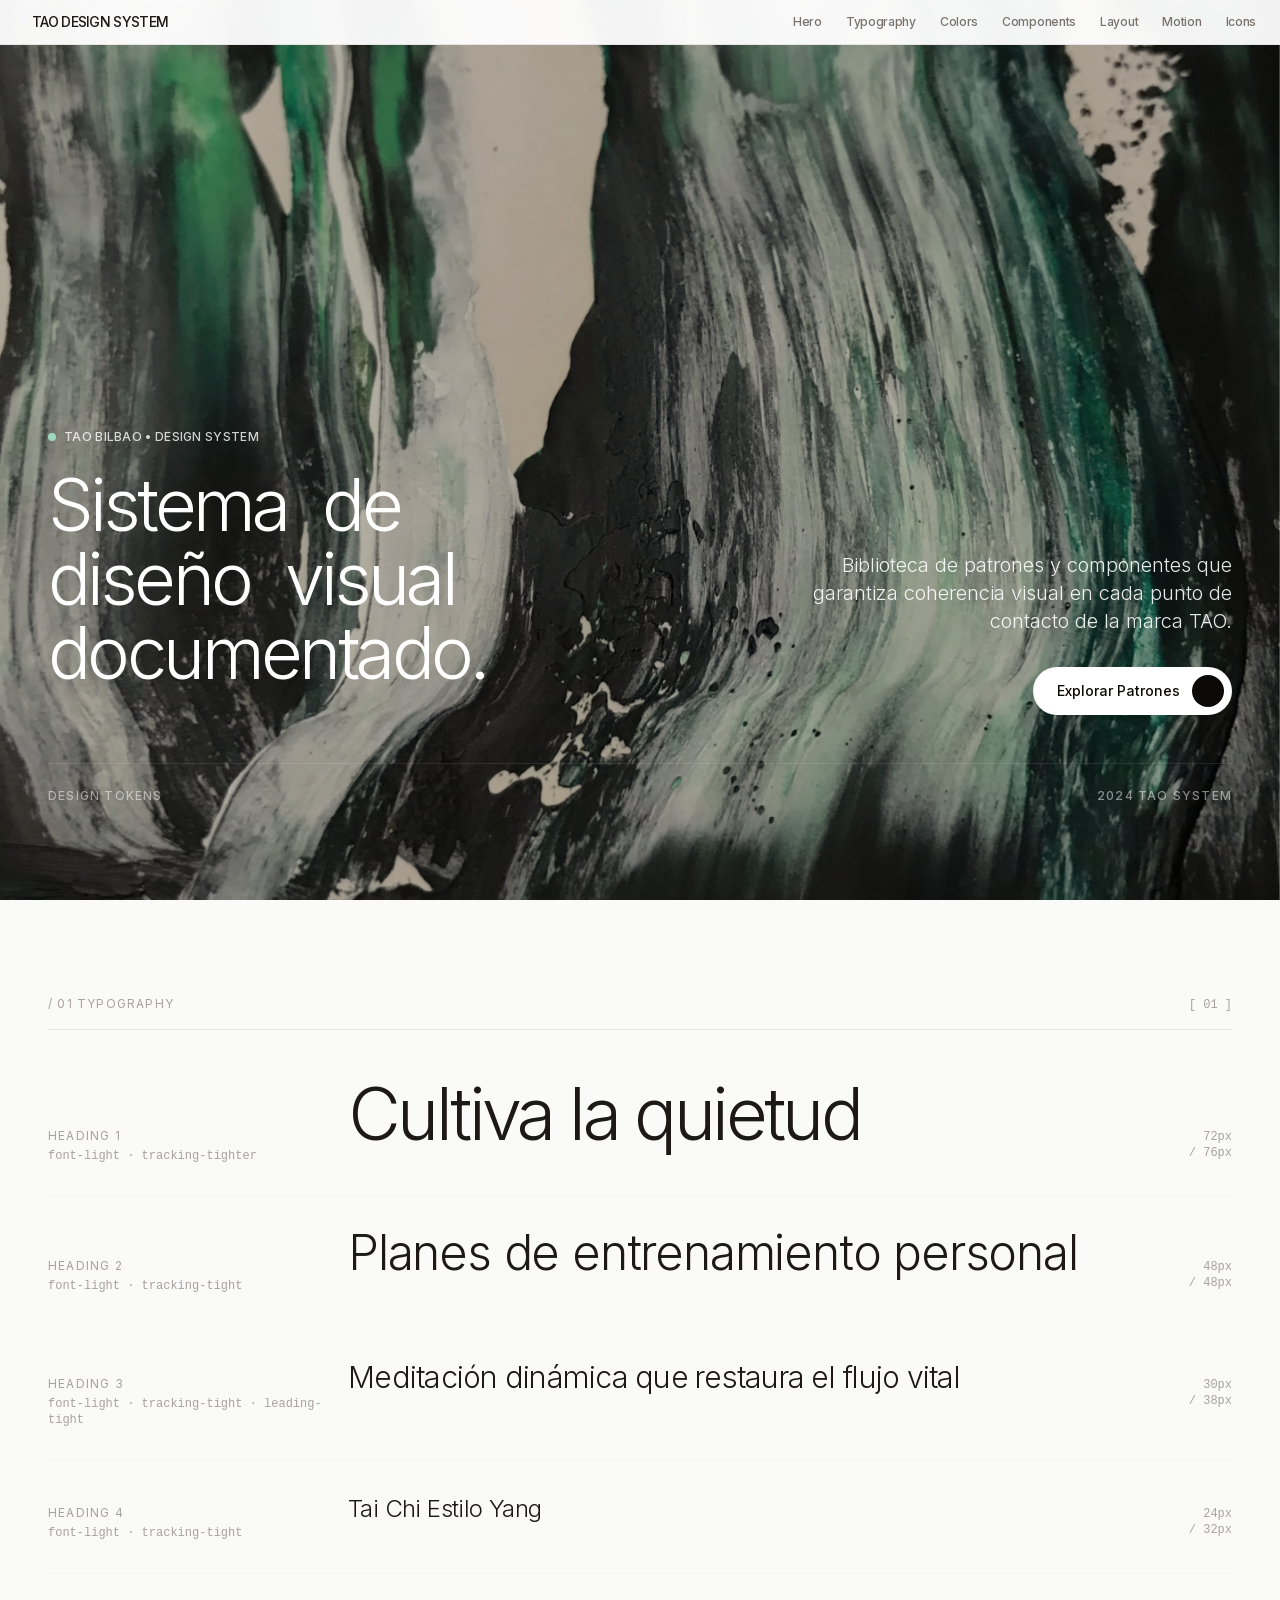
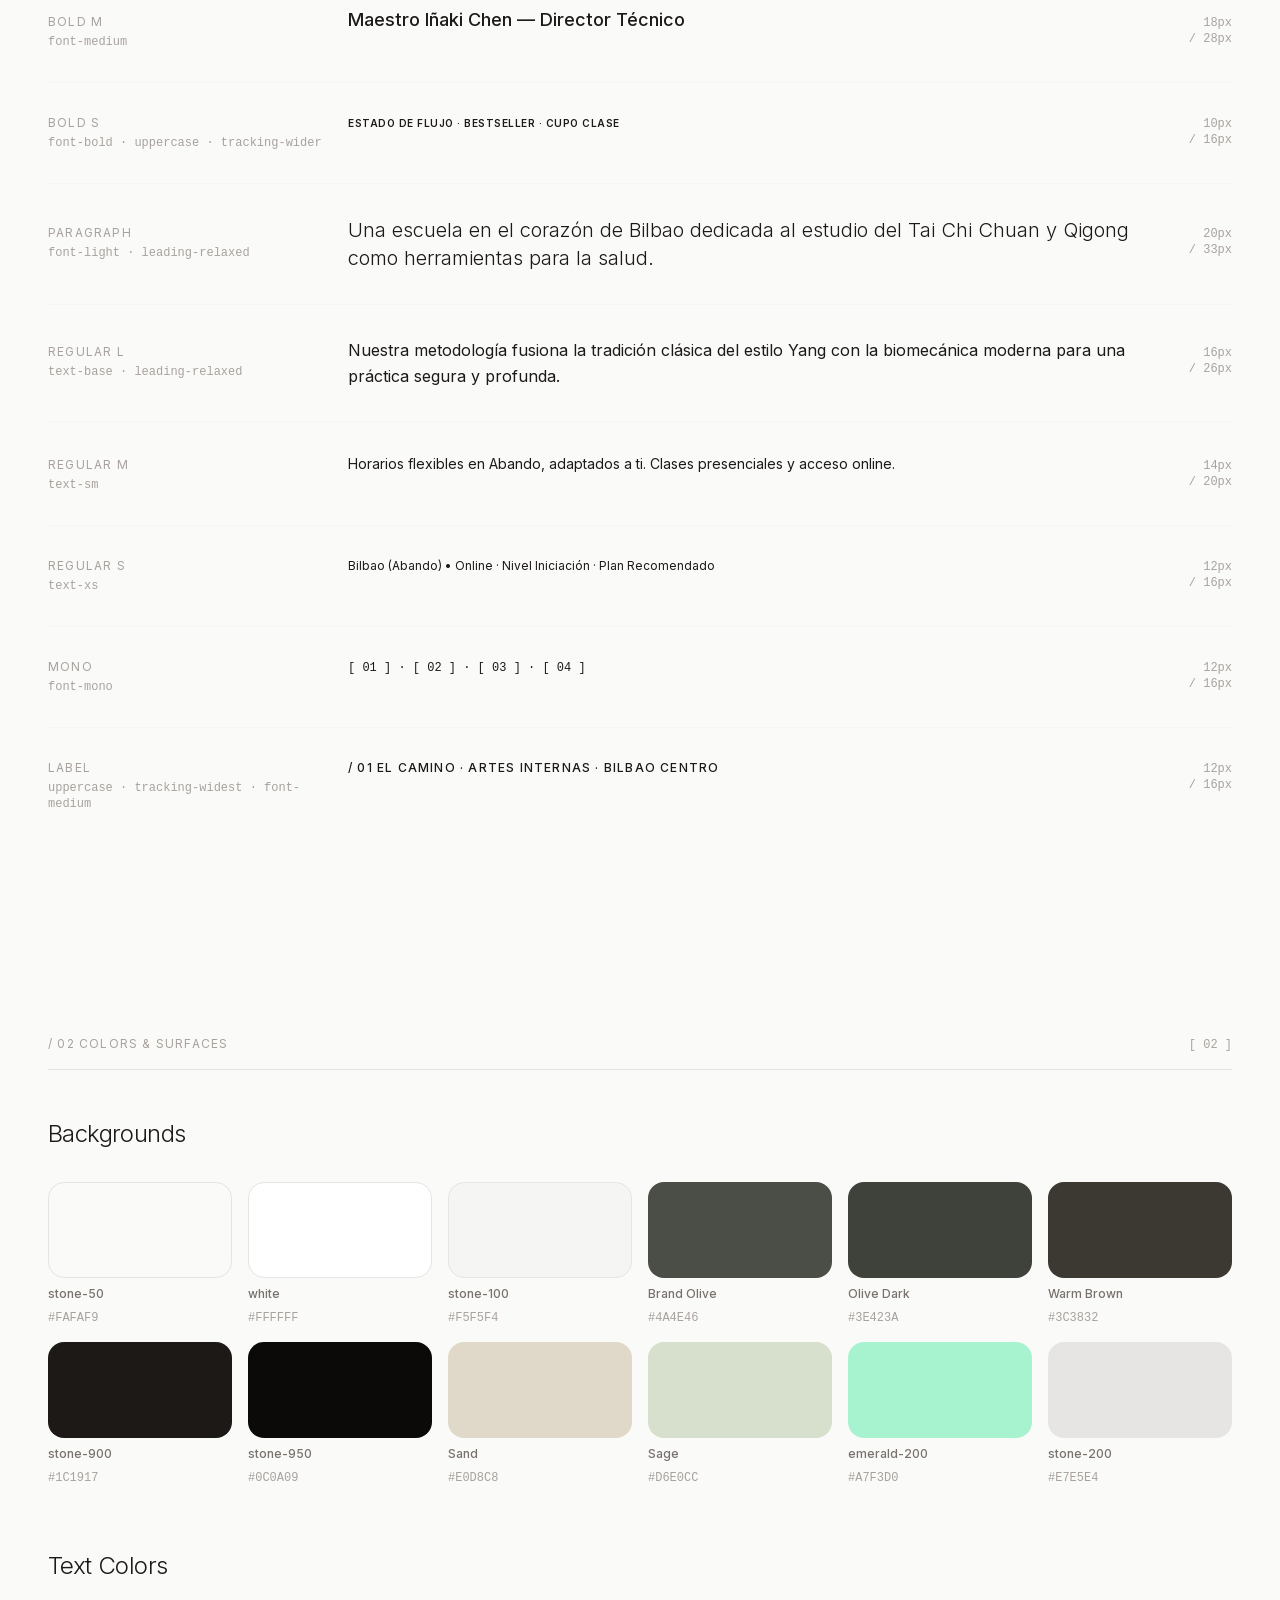
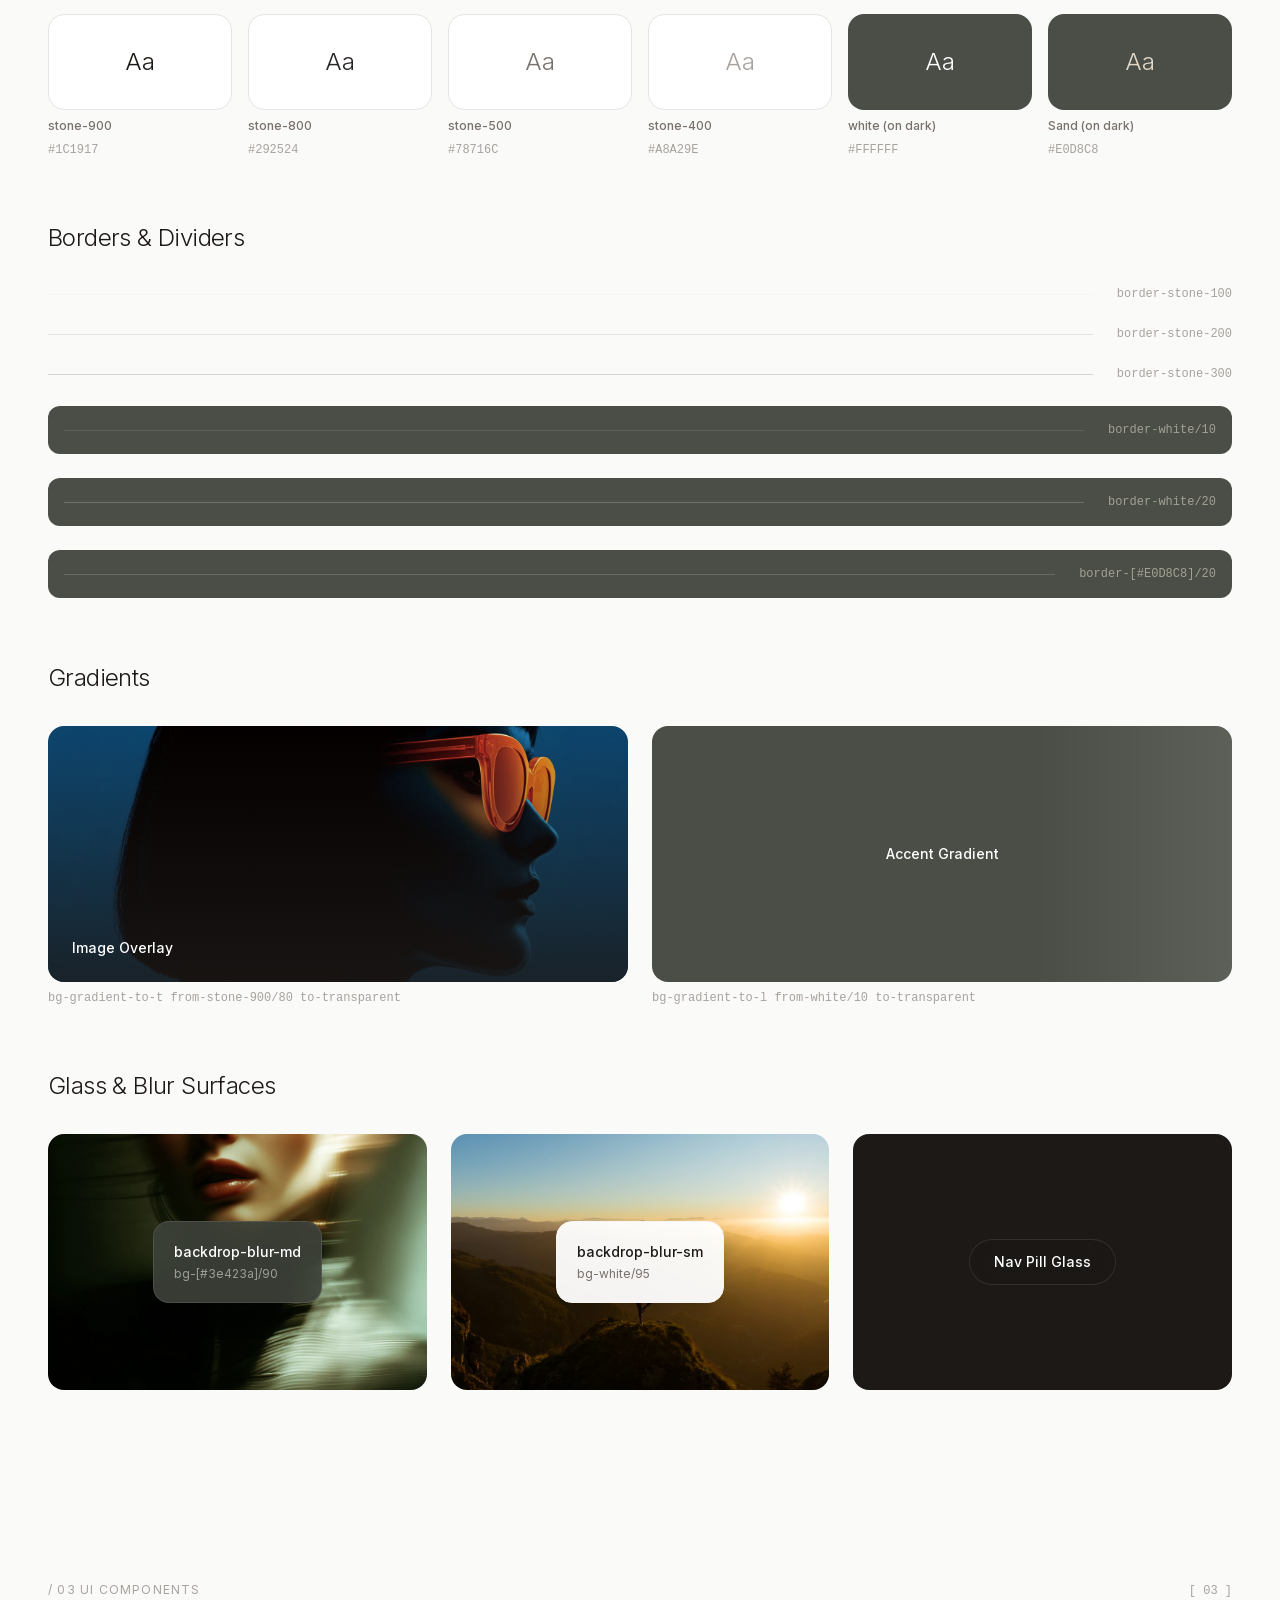
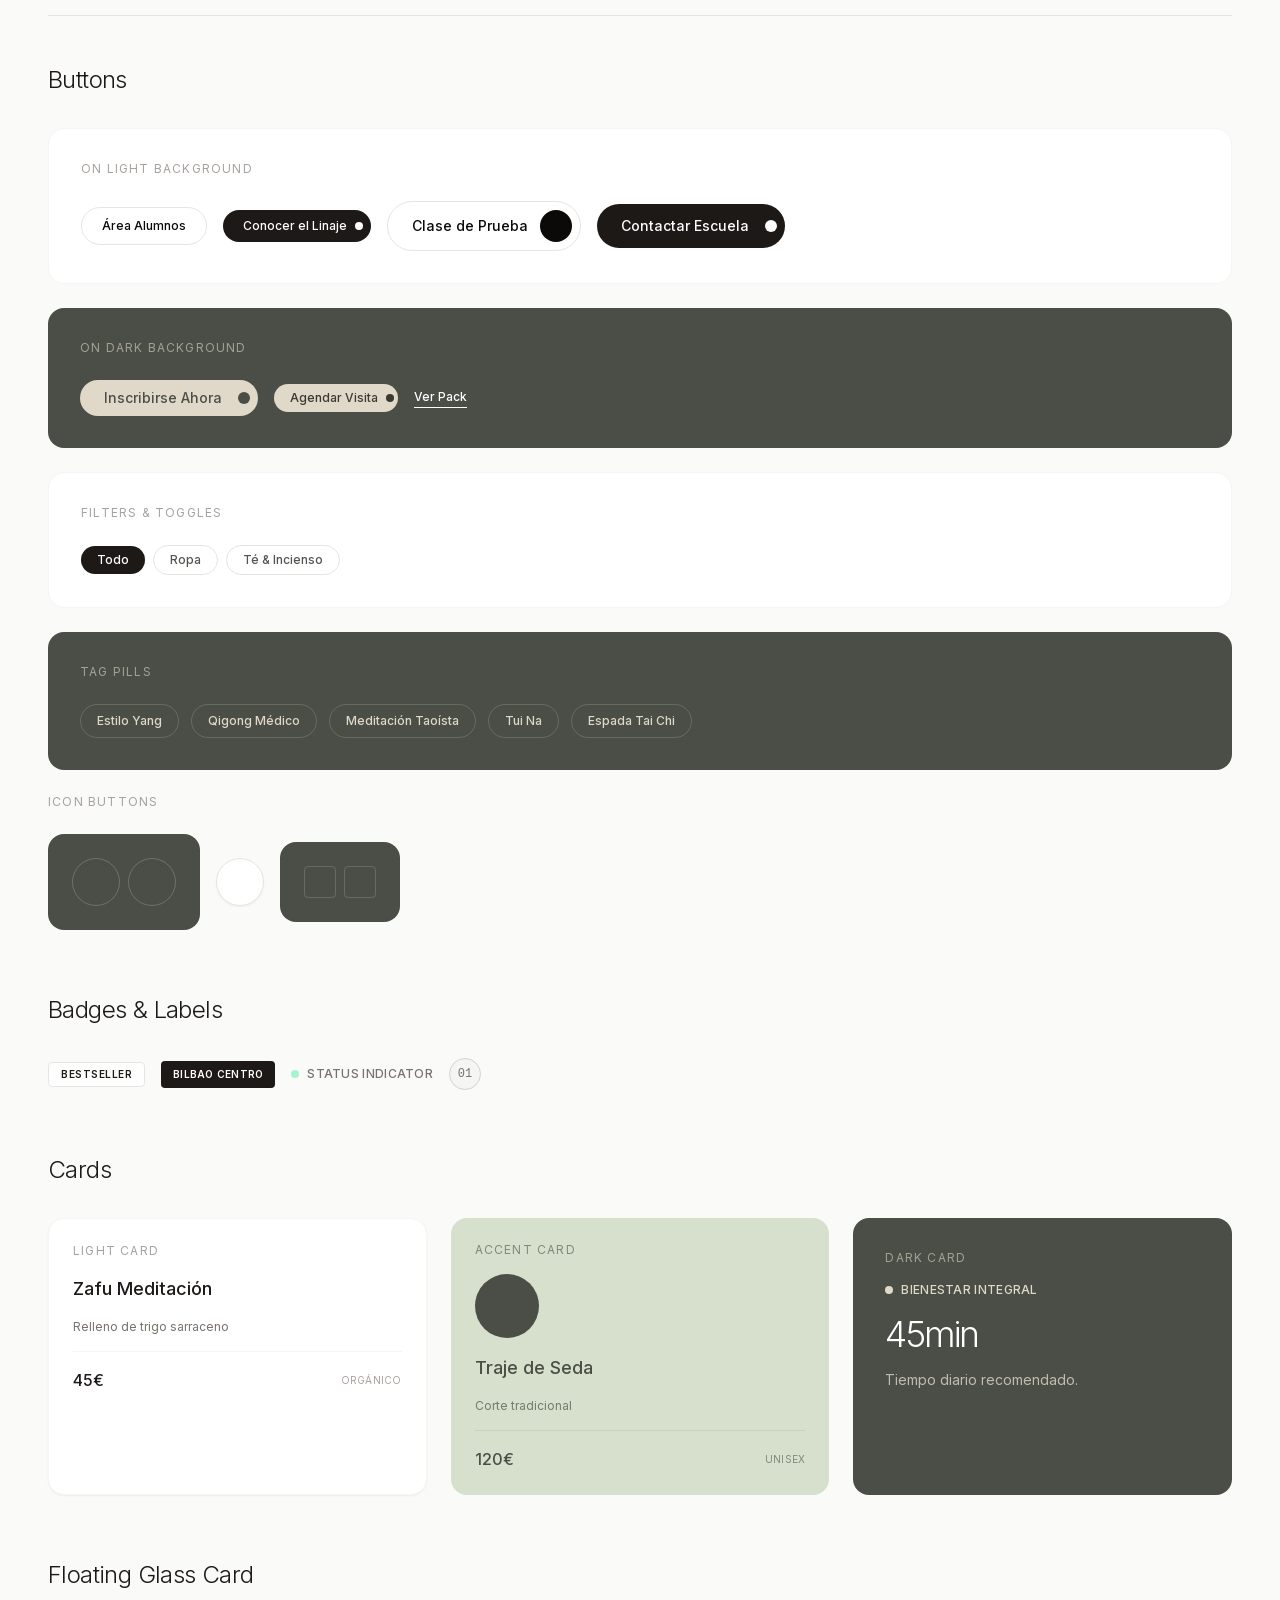
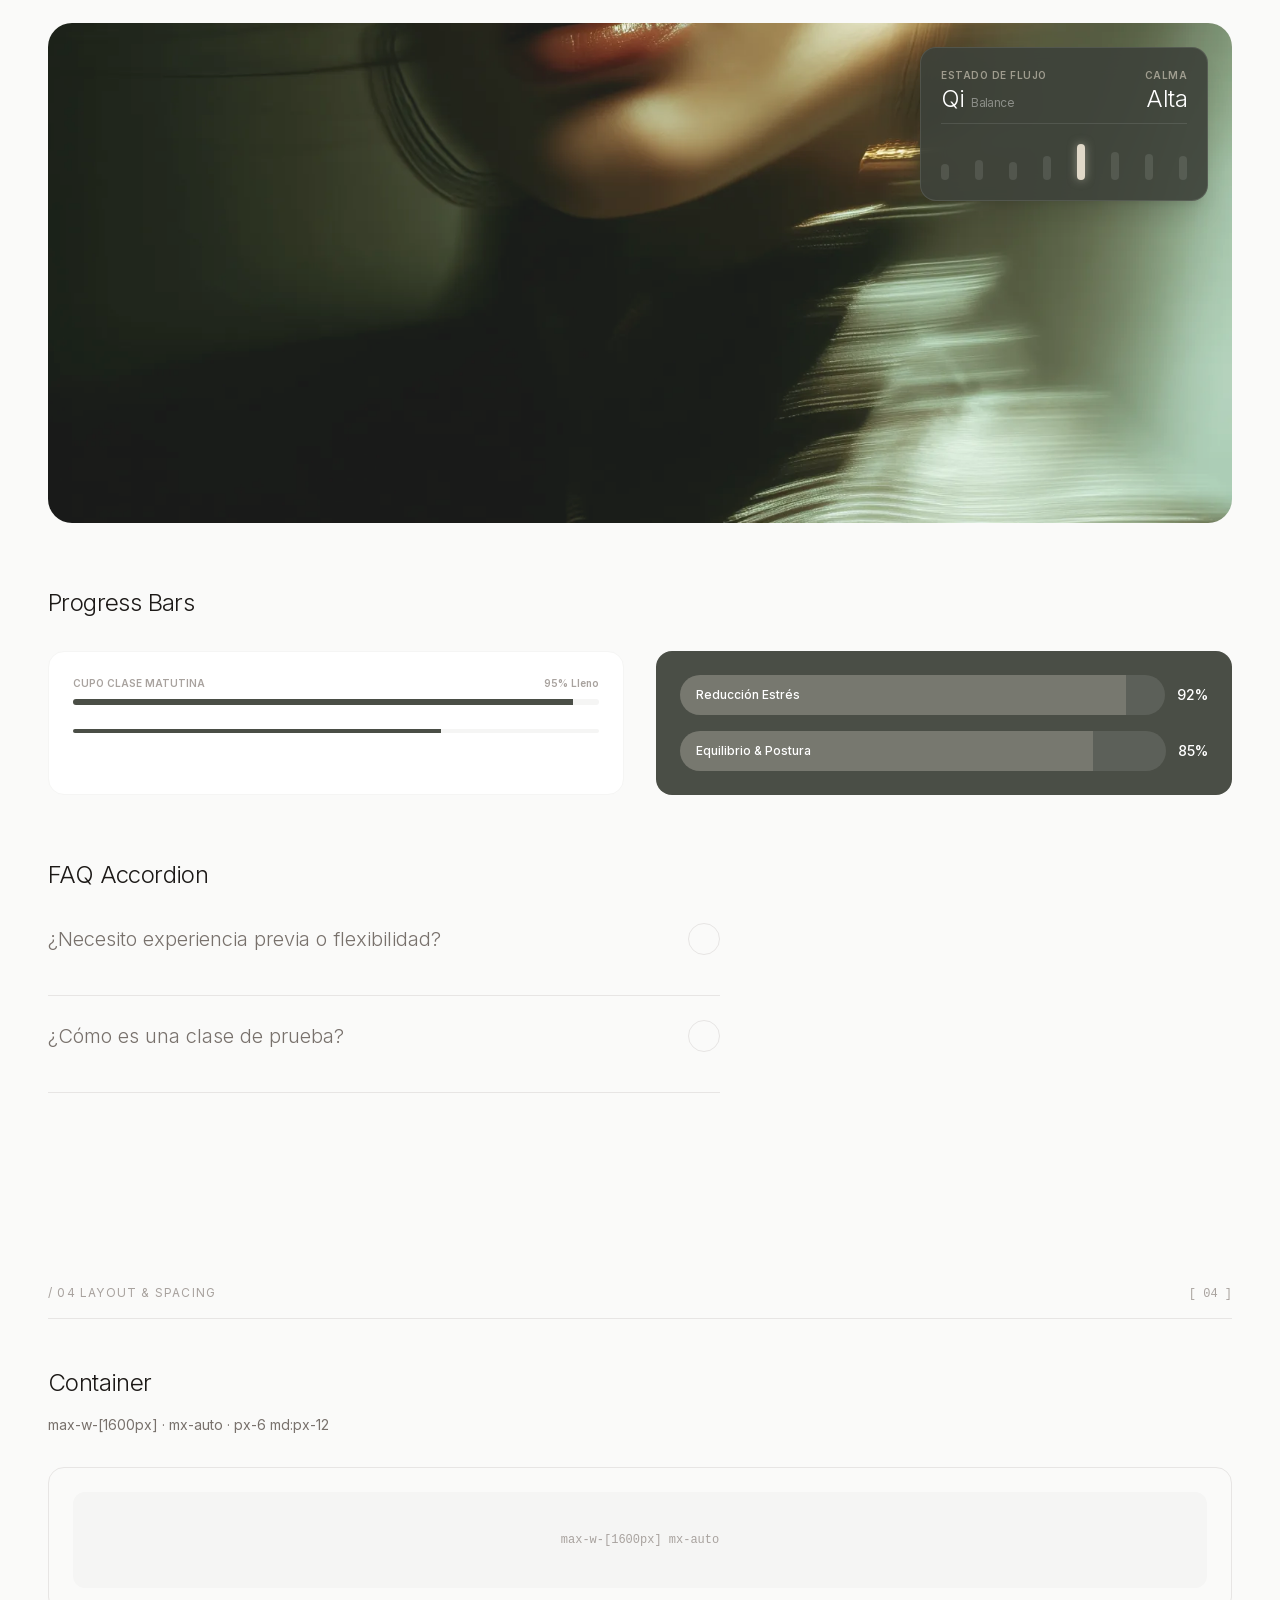
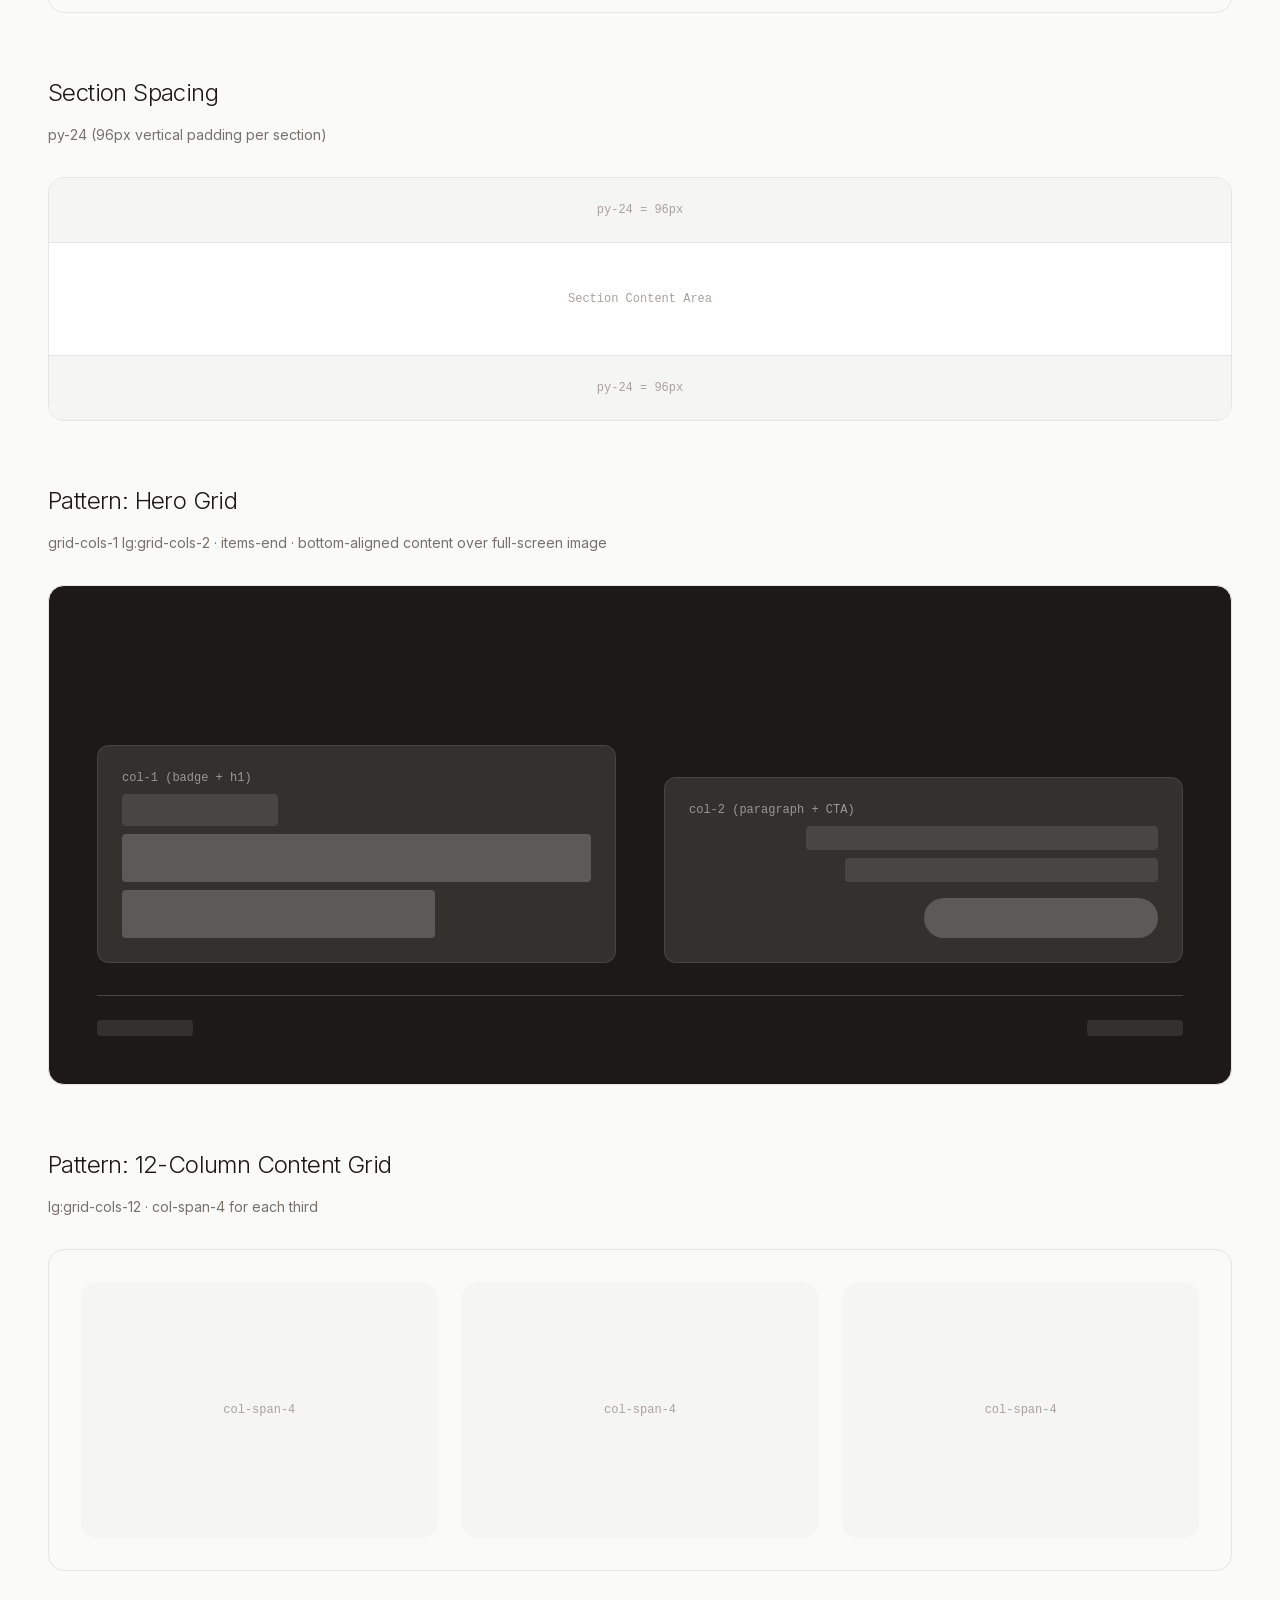
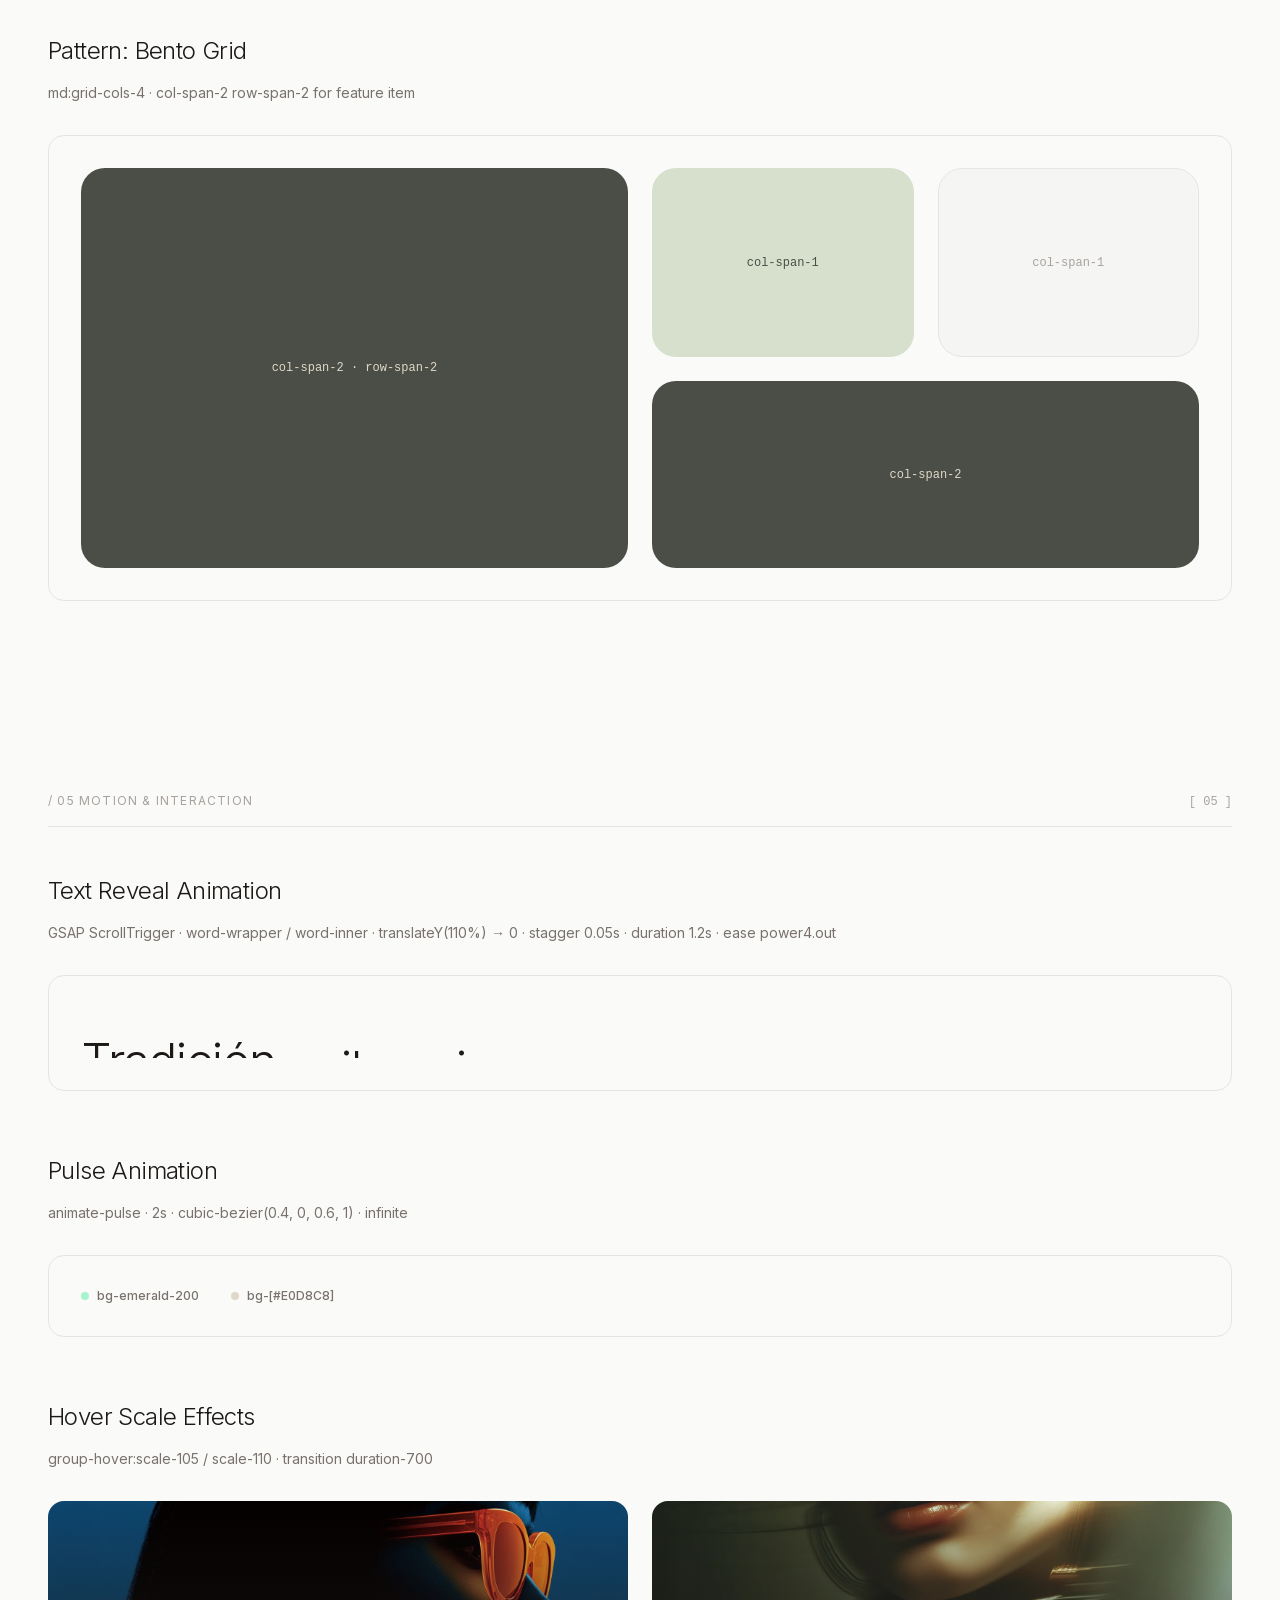
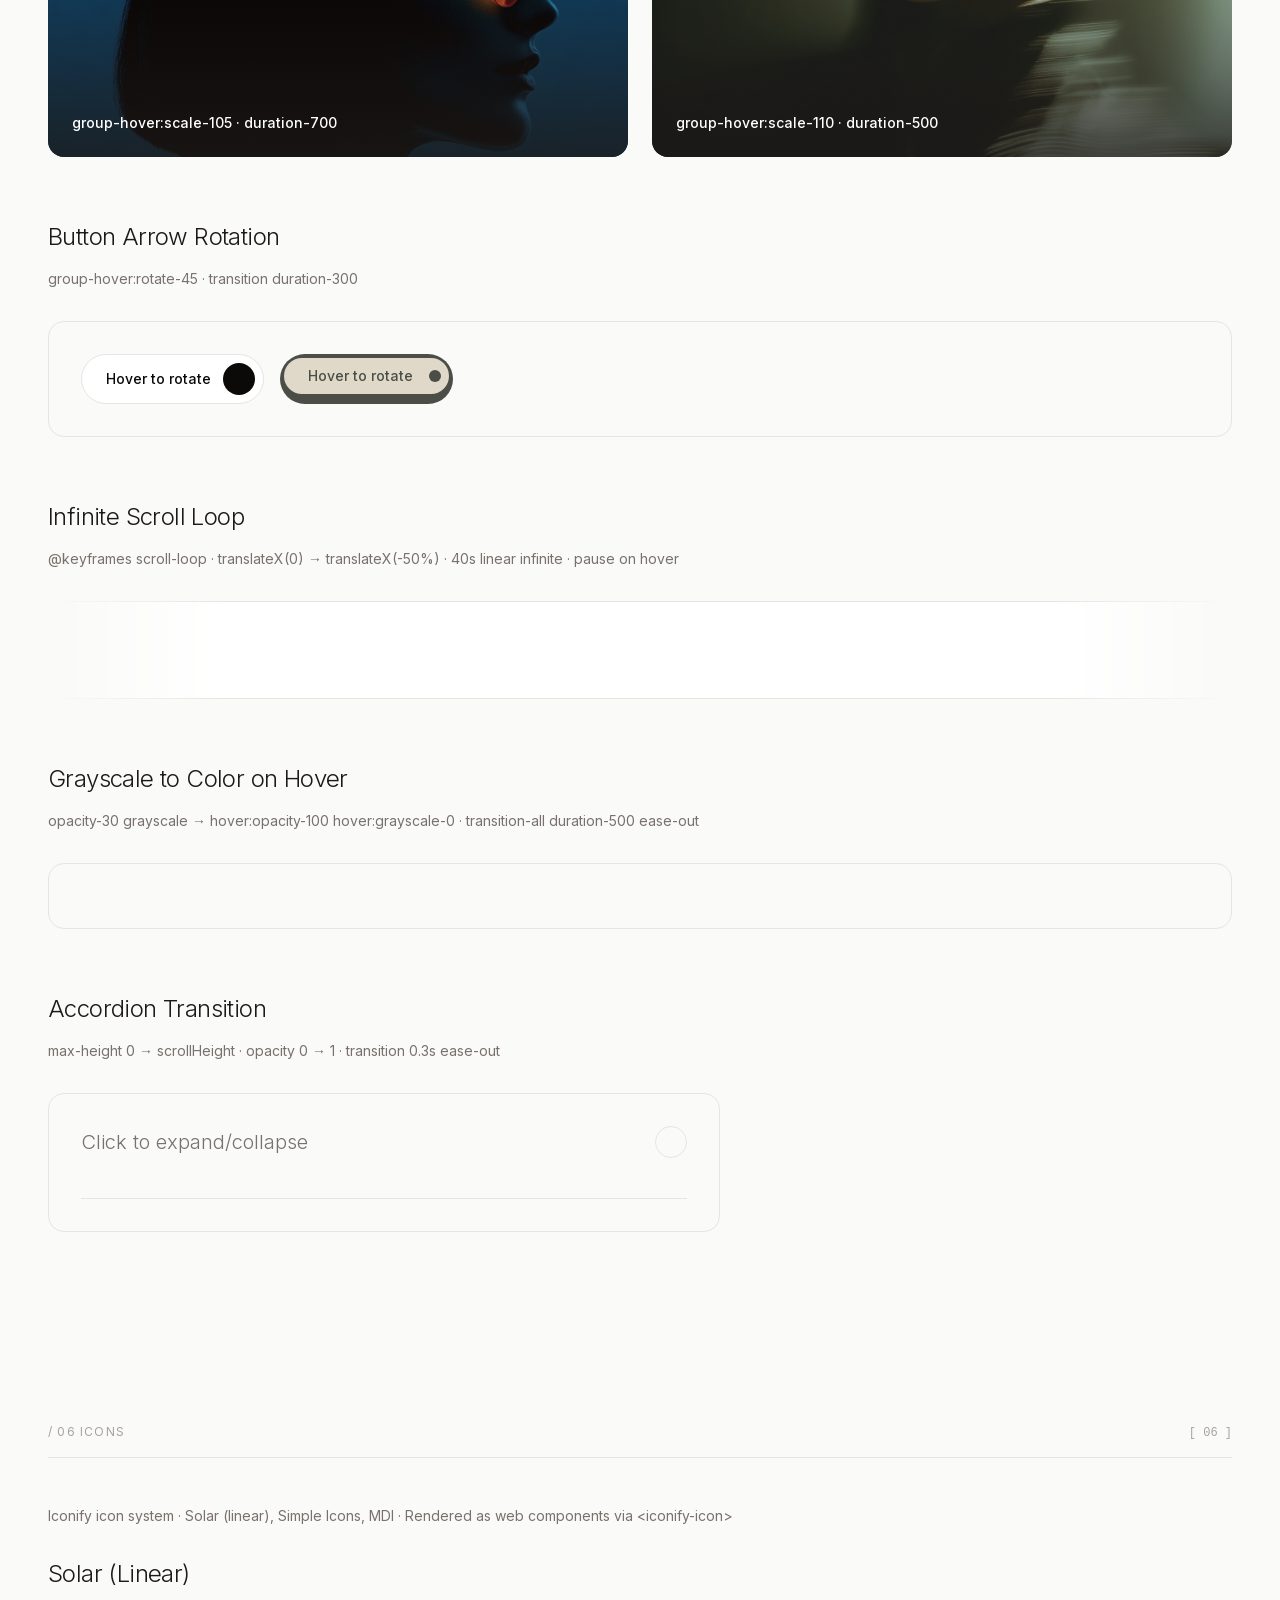
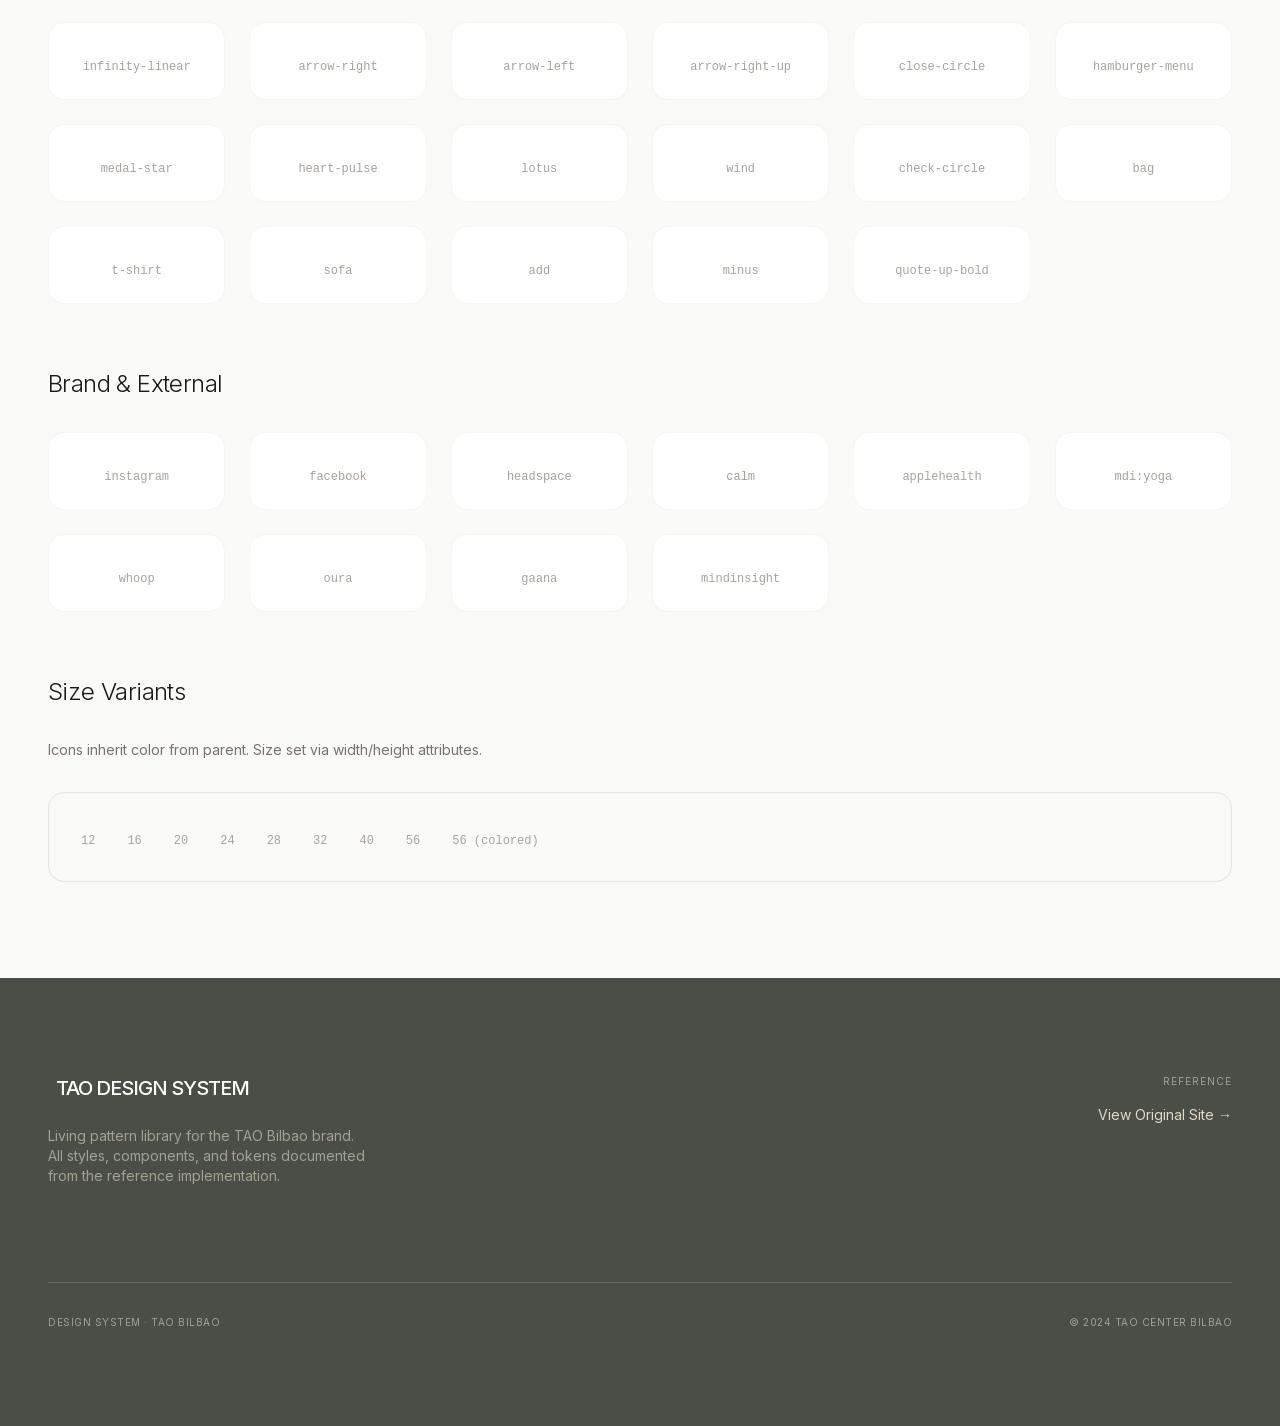
<file: assets/aura-2 - cópia/design-system.html>
<html class="scroll-smooth" lang="es" style="scroll-behavior: smooth;"><head>
<!-- Google tag (gtag.js) -->
<script async src="https://www.googletagmanager.com/gtag/js?id=AW-18054495019"></script>
<script>
  window.dataLayer = window.dataLayer || [];
  function gtag(){dataLayer.push(arguments);}
  gtag('js', new Date());

  gtag('config', 'AW-18054495019');
</script>
<meta charset="utf-8"/>
<meta content="width=device-width, initial-scale=1.0" name="viewport"/>
<title>TAO Bilbao — Design System</title>
<script src="assets/resource_3fa48481346f.es"></script>
<script src="assets/lucide_latest_2eebd0ebe8c2.es"></script>
<script src="assets/iconify-icon_e19829e7f0e8.js"></script>
<script src="assets/gsap_4a57399e4113.js"></script>
<script src="assets/ScrollTrigger_8669edfeb171.js"></script>
<link href="assets/css2_19fd9cc6b396.css" rel="stylesheet"/>
<link href="assets/css2_86e10c4bcbd4.css" id="all-fonts-link-font-geist" rel="stylesheet"/>
<style id="all-fonts-style-font-geist">.font-geist { font-family: 'Geist', sans-serif !important; }</style>
<style>
body { font-family: 'Inter', sans-serif; }
.hide-scrollbar::-webkit-scrollbar { display: none; }
.hide-scrollbar { -ms-overflow-style: none; scrollbar-width: none; }
.snap-x { scroll-snap-type: x mandatory; }
.snap-center { scroll-snap-align: center; }
.word-wrapper {
display: inline-block;
overflow: hidden;
vertical-align: bottom;
padding-bottom: 2px;
margin-right: 0.25em;
}
.word-inner {
display: inline-block;
transform: translateY(110%);
}
.faq-content {
max-height: 0;
overflow: hidden;
transition: max-height 0.3s ease-out, opacity 0.3s ease-out;
opacity: 0;
}
.faq-content.active {
opacity: 1;
}
@keyframes scroll-loop {
0% { transform: translateX(0); }
100% { transform: translateX(-50%); }
}
.animate-scroll-infinite {
animation: scroll-loop 40s linear infinite;
}
.animate-scroll-infinite:hover {
animation-play-state: paused;
}
</style>
<style>*, ::before, ::after{--tw-border-spacing-x:0;--tw-border-spacing-y:0;--tw-translate-x:0;--tw-translate-y:0;--tw-rotate:0;--tw-skew-x:0;--tw-skew-y:0;--tw-scale-x:1;--tw-scale-y:1;--tw-pan-x: ;--tw-pan-y: ;--tw-pinch-zoom: ;--tw-scroll-snap-strictness:proximity;--tw-gradient-from-position: ;--tw-gradient-via-position: ;--tw-gradient-to-position: ;--tw-ordinal: ;--tw-slashed-zero: ;--tw-numeric-figure: ;--tw-numeric-spacing: ;--tw-numeric-fraction: ;--tw-ring-inset: ;--tw-ring-offset-width:0px;--tw-ring-offset-color:#fff;--tw-ring-color:rgb(59 130 246 / 0.5);--tw-ring-offset-shadow:0 0 #0000;--tw-ring-shadow:0 0 #0000;--tw-shadow:0 0 #0000;--tw-shadow-colored:0 0 #0000;--tw-blur: ;--tw-brightness: ;--tw-contrast: ;--tw-grayscale: ;--tw-hue-rotate: ;--tw-invert: ;--tw-saturate: ;--tw-sepia: ;--tw-drop-shadow: ;--tw-backdrop-blur: ;--tw-backdrop-brightness: ;--tw-backdrop-contrast: ;--tw-backdrop-grayscale: ;--tw-backdrop-hue-rotate: ;--tw-backdrop-invert: ;--tw-backdrop-opacity: ;--tw-backdrop-saturate: ;--tw-backdrop-sepia: ;--tw-contain-size: ;--tw-contain-layout: ;--tw-contain-paint: ;--tw-contain-style: }::backdrop{--tw-border-spacing-x:0;--tw-border-spacing-y:0;--tw-translate-x:0;--tw-translate-y:0;--tw-rotate:0;--tw-skew-x:0;--tw-skew-y:0;--tw-scale-x:1;--tw-scale-y:1;--tw-pan-x: ;--tw-pan-y: ;--tw-pinch-zoom: ;--tw-scroll-snap-strictness:proximity;--tw-gradient-from-position: ;--tw-gradient-via-position: ;--tw-gradient-to-position: ;--tw-ordinal: ;--tw-slashed-zero: ;--tw-numeric-figure: ;--tw-numeric-spacing: ;--tw-numeric-fraction: ;--tw-ring-inset: ;--tw-ring-offset-width:0px;--tw-ring-offset-color:#fff;--tw-ring-color:rgb(59 130 246 / 0.5);--tw-ring-offset-shadow:0 0 #0000;--tw-ring-shadow:0 0 #0000;--tw-shadow:0 0 #0000;--tw-shadow-colored:0 0 #0000;--tw-blur: ;--tw-brightness: ;--tw-contrast: ;--tw-grayscale: ;--tw-hue-rotate: ;--tw-invert: ;--tw-saturate: ;--tw-sepia: ;--tw-drop-shadow: ;--tw-backdrop-blur: ;--tw-backdrop-brightness: ;--tw-backdrop-contrast: ;--tw-backdrop-grayscale: ;--tw-backdrop-hue-rotate: ;--tw-backdrop-invert: ;--tw-backdrop-opacity: ;--tw-backdrop-saturate: ;--tw-backdrop-sepia: ;--tw-contain-size: ;--tw-contain-layout: ;--tw-contain-paint: ;--tw-contain-style: }/* ! tailwindcss v3.4.17 | MIT License | https://tailwindcss.com */*,::after,::before{box-sizing:border-box;border-width:0;border-style:solid;border-color:#e5e7eb}::after,::before{--tw-content:''}:host,html{line-height:1.5;-webkit-text-size-adjust:100%;-moz-tab-size:4;tab-size:4;font-family:ui-sans-serif, system-ui, sans-serif, "Apple Color Emoji", "Segoe UI Emoji", "Segoe UI Symbol", "Noto Color Emoji";font-feature-settings:normal;font-variation-settings:normal;-webkit-tap-highlight-color:transparent}body{margin:0;line-height:inherit}hr{height:0;color:inherit;border-top-width:1px}abbr:where([title]){-webkit-text-decoration:underline dotted;text-decoration:underline dotted}h1,h2,h3,h4,h5,h6{font-size:inherit;font-weight:inherit}a{color:inherit;text-decoration:inherit}b,strong{font-weight:bolder}code,kbd,pre,samp{font-family:ui-monospace, SFMono-Regular, Menlo, Monaco, Consolas, "Liberation Mono", "Courier New", monospace;font-feature-settings:normal;font-variation-settings:normal;font-size:1em}small{font-size:80%}sub,sup{font-size:75%;line-height:0;position:relative;vertical-align:baseline}sub{bottom:-.25em}sup{top:-.5em}table{text-indent:0;border-color:inherit;border-collapse:collapse}button,input,optgroup,select,textarea{font-family:inherit;font-feature-settings:inherit;font-variation-settings:inherit;font-size:100%;font-weight:inherit;line-height:inherit;letter-spacing:inherit;color:inherit;margin:0;padding:0}button,select{text-transform:none}button,input:where([type=button]),input:where([type=reset]),input:where([type=submit]){-webkit-appearance:button;background-color:transparent;background-image:none}:-moz-focusring{outline:auto}:-moz-ui-invalid{box-shadow:none}progress{vertical-align:baseline}::-webkit-inner-spin-button,::-webkit-outer-spin-button{height:auto}[type=search]{-webkit-appearance:textfield;outline-offset:-2px}::-webkit-search-decoration{-webkit-appearance:none}::-webkit-file-upload-button{-webkit-appearance:button;font:inherit}summary{display:list-item}blockquote,dd,dl,figure,h1,h2,h3,h4,h5,h6,hr,p,pre{margin:0}fieldset{margin:0;padding:0}legend{padding:0}menu,ol,ul{list-style:none;margin:0;padding:0}dialog{padding:0}textarea{resize:vertical}input::placeholder,textarea::placeholder{opacity:1;color:#9ca3af}[role=button],button{cursor:pointer}:disabled{cursor:default}audio,canvas,embed,iframe,img,object,svg,video{display:block;vertical-align:middle}img,video{max-width:100%;height:auto}[hidden]:where(:not([hidden=until-found])){display:none}.pointer-events-none{pointer-events:none}.fixed{position:fixed}.absolute{position:absolute}.relative{position:relative}.inset-0{inset:0px}.right-6{right:1.5rem}.top-6{top:1.5rem}.top-0{top:0px}.-top-\[10\%\]{top:-10%}.bottom-0{bottom:0px}.left-0{left:0px}.right-0{right:0px}.bottom-8{bottom:2rem}.left-8{left:2rem}.right-8{right:2rem}.right-4{right:1rem}.top-4{top:1rem}.z-\[60\]{z-index:60}.z-50{z-index:50}.z-10{z-index:10}.order-2{order:2}.order-1{order:1}.mx-auto{margin-left:auto;margin-right:auto}.mb-6{margin-bottom:1.5rem}.mb-12{margin-bottom:3rem}.mt-12{margin-top:3rem}.mt-4{margin-top:1rem}.mb-8{margin-bottom:2rem}.ml-1{margin-left:0.25rem}.mb-2{margin-bottom:0.5rem}.mb-4{margin-bottom:1rem}.mb-16{margin-bottom:4rem}.ml-auto{margin-left:auto}.mr-auto{margin-right:auto}.mt-2{margin-top:0.5rem}.mt-6{margin-top:1.5rem}.mt-1{margin-top:0.25rem}.mt-24{margin-top:6rem}.block{display:block}.flex{display:flex}.grid{display:grid}.hidden{display:none}.h-2{height:0.5rem}.h-8{height:2rem}.h-\[120\%\]{height:120%}.h-full{height:100%}.h-screen{height:100vh}.h-\[500px\]{height:500px}.h-10{height:2.5rem}.h-20{height:5rem}.h-1{height:0.25rem}.h-\[40\%\]{height:40%}.h-\[45\%\]{height:45%}.h-\[50\%\]{height:50%}.h-\[60\%\]{height:60%}.h-\[65\%\]{height:65%}.h-\[70\%\]{height:70%}.h-\[700px\]{height:700px}.h-\[90\%\]{height:90%}.h-12{height:3rem}.h-auto{height:auto}.h-16{height:4rem}.h-24{height:6rem}.h-64{height:16rem}.h-1\.5{height:0.375rem}.min-h-\[800px\]{min-height:800px}.min-h-\[500px\]{min-height:500px}.w-full{width:100%}.w-2{width:0.5rem}.w-8{width:2rem}.w-\[85\%\]{width:85%}.w-\[92\%\]{width:92%}.w-max{width:max-content}.w-20{width:5rem}.w-72{width:18rem}.w-\[70\%\]{width:70%}.w-12{width:3rem}.w-16{width:4rem}.w-1\/3{width:33.333333%}.w-24{width:6rem}.w-\[95\%\]{width:95%}.min-w-\[100\%\]{min-width:100%}.max-w-7xl{max-width:80rem}.max-w-md{max-width:28rem}.max-w-\[1600px\]{max-width:1600px}.max-w-\[200px\]{max-width:200px}.max-w-xs{max-width:20rem}.max-w-lg{max-width:32rem}.max-w-sm{max-width:24rem}.max-w-\[60\%\]{max-width:60%}.max-w-2xl{max-width:42rem}.flex-1{flex:1 1 0%}.shrink-0{flex-shrink:0}.translate-x-full{--tw-translate-x:100%;transform:translate(var(--tw-translate-x), var(--tw-translate-y)) rotate(var(--tw-rotate)) skewX(var(--tw-skew-x)) skewY(var(--tw-skew-y)) scaleX(var(--tw-scale-x)) scaleY(var(--tw-scale-y))}.transform{transform:translate(var(--tw-translate-x), var(--tw-translate-y)) rotate(var(--tw-rotate)) skewX(var(--tw-skew-x)) skewY(var(--tw-skew-y)) scaleX(var(--tw-scale-x)) scaleY(var(--tw-scale-y))}@keyframes pulse{50%{opacity:.5}}.animate-pulse{animation:pulse 2s cubic-bezier(0.4, 0, 0.6, 1) infinite}.cursor-pointer{cursor:pointer}.snap-x{scroll-snap-type:x var(--tw-scroll-snap-strictness)}.snap-center{scroll-snap-align:center}.grid-cols-1{grid-template-columns:repeat(1, minmax(0, 1fr))}.grid-cols-2{grid-template-columns:repeat(2, minmax(0, 1fr))}.flex-col{flex-direction:column}.flex-wrap{flex-wrap:wrap}.items-start{align-items:flex-start}.items-end{align-items:flex-end}.items-center{align-items:center}.items-baseline{align-items:baseline}.justify-end{justify-content:flex-end}.justify-center{justify-content:center}.justify-between{justify-content:space-between}.gap-8{gap:2rem}.gap-2{gap:0.5rem}.gap-4{gap:1rem}.gap-12{gap:3rem}.gap-3{gap:0.75rem}.gap-1{gap:0.25rem}.gap-6{gap:1.5rem}.gap-20{gap:5rem}.gap-16{gap:4rem}.space-y-4 > :not([hidden]) ~ :not([hidden]){--tw-space-y-reverse:0;margin-top:calc(1rem * calc(1 - var(--tw-space-y-reverse)));margin-bottom:calc(1rem * var(--tw-space-y-reverse))}.space-y-6 > :not([hidden]) ~ :not([hidden]){--tw-space-y-reverse:0;margin-top:calc(1.5rem * calc(1 - var(--tw-space-y-reverse)));margin-bottom:calc(1.5rem * var(--tw-space-y-reverse))}.space-y-8 > :not([hidden]) ~ :not([hidden]){--tw-space-y-reverse:0;margin-top:calc(2rem * calc(1 - var(--tw-space-y-reverse)));margin-bottom:calc(2rem * var(--tw-space-y-reverse))}.overflow-hidden{overflow:hidden}.overflow-x-auto{overflow-x:auto}.scroll-smooth{scroll-behavior:smooth}.rounded-full{border-radius:9999px}.rounded-2xl{border-radius:1rem}.rounded-\[40px\]{border-radius:40px}.rounded-xl{border-radius:0.75rem}.rounded{border-radius:0.25rem}.rounded-3xl{border-radius:1.5rem}.border{border-width:1px}.border-y{border-top-width:1px;border-bottom-width:1px}.border-b{border-bottom-width:1px}.border-t{border-top-width:1px}.border-white\/10{border-color:rgb(255 255 255 / 0.1)}.border-stone-200{--tw-border-opacity:1;border-color:rgb(231 229 228 / var(--tw-border-opacity, 1))}.border-white\/20{border-color:rgb(255 255 255 / 0.2)}.border-stone-100{--tw-border-opacity:1;border-color:rgb(245 245 244 / var(--tw-border-opacity, 1))}.border-\[\#E0D8C8\]\/20{border-color:rgb(224 216 200 / 0.2)}.border-white\/5{border-color:rgb(255 255 255 / 0.05)}.border-\[\#4A4E46\]{--tw-border-opacity:1;border-color:rgb(74 78 70 / var(--tw-border-opacity, 1))}.border-stone-300{--tw-border-opacity:1;border-color:rgb(214 211 209 / var(--tw-border-opacity, 1))}.border-transparent{border-color:transparent}.border-\[\#4A4E46\]\/10{border-color:rgb(74 78 70 / 0.1)}.border-white{--tw-border-opacity:1;border-color:rgb(255 255 255 / var(--tw-border-opacity, 1))}.bg-stone-50{--tw-bg-opacity:1;background-color:rgb(250 250 249 / var(--tw-bg-opacity, 1))}.bg-stone-900{--tw-bg-opacity:1;background-color:rgb(28 25 23 / var(--tw-bg-opacity, 1))}.bg-stone-900\/10{background-color:rgb(28 25 23 / 0.1)}.bg-white{--tw-bg-opacity:1;background-color:rgb(255 255 255 / var(--tw-bg-opacity, 1))}.bg-emerald-200{--tw-bg-opacity:1;background-color:rgb(167 243 208 / var(--tw-bg-opacity, 1))}.bg-stone-950{--tw-bg-opacity:1;background-color:rgb(12 10 9 / var(--tw-bg-opacity, 1))}.bg-\[\#4A4E46\]{--tw-bg-opacity:1;background-color:rgb(74 78 70 / var(--tw-bg-opacity, 1))}.bg-\[\#E0D8C8\]{--tw-bg-opacity:1;background-color:rgb(224 216 200 / var(--tw-bg-opacity, 1))}.bg-\[\#E0D8C8\]\/20{background-color:rgb(224 216 200 / 0.2)}.bg-white\/10{background-color:rgb(255 255 255 / 0.1)}.bg-\[\#3C3832\]{--tw-bg-opacity:1;background-color:rgb(60 56 50 / var(--tw-bg-opacity, 1))}.bg-\[\#3e423a\]{--tw-bg-opacity:1;background-color:rgb(62 66 58 / var(--tw-bg-opacity, 1))}.bg-\[\#3e423a\]\/90{background-color:rgb(62 66 58 / 0.9)}.bg-stone-100{--tw-bg-opacity:1;background-color:rgb(245 245 244 / var(--tw-bg-opacity, 1))}.bg-white\/95{background-color:rgb(255 255 255 / 0.95)}.bg-white\/80{background-color:rgb(255 255 255 / 0.8)}.bg-\[\#D6E0CC\]{--tw-bg-opacity:1;background-color:rgb(214 224 204 / var(--tw-bg-opacity, 1))}.bg-gradient-to-t{background-image:linear-gradient(to top, var(--tw-gradient-stops))}.bg-gradient-to-l{background-image:linear-gradient(to left, var(--tw-gradient-stops))}.from-stone-900\/80{--tw-gradient-from:rgb(28 25 23 / 0.8) var(--tw-gradient-from-position);--tw-gradient-to:rgb(28 25 23 / 0) var(--tw-gradient-to-position);--tw-gradient-stops:var(--tw-gradient-from), var(--tw-gradient-to)}.from-white\/10{--tw-gradient-from:rgb(255 255 255 / 0.1) var(--tw-gradient-from-position);--tw-gradient-to:rgb(255 255 255 / 0) var(--tw-gradient-to-position);--tw-gradient-stops:var(--tw-gradient-from), var(--tw-gradient-to)}.to-transparent{--tw-gradient-to:transparent var(--tw-gradient-to-position)}.bg-cover{background-size:cover}.bg-center{background-position:center}.object-cover{object-fit:cover}.p-2{padding:0.5rem}.p-8{padding:2rem}.p-1{padding:0.25rem}.p-6{padding:1.5rem}.p-12{padding:3rem}.p-5{padding:1.25rem}.p-1\.5{padding:0.375rem}.px-6{padding-left:1.5rem;padding-right:1.5rem}.py-6{padding-top:1.5rem;padding-bottom:1.5rem}.px-5{padding-left:1.25rem;padding-right:1.25rem}.py-2\.5{padding-top:0.625rem;padding-bottom:0.625rem}.py-3{padding-top:0.75rem;padding-bottom:0.75rem}.py-2{padding-top:0.5rem;padding-bottom:0.5rem}.py-24{padding-top:6rem;padding-bottom:6rem}.px-10{padding-left:2.5rem;padding-right:2.5rem}.px-4{padding-left:1rem;padding-right:1rem}.py-12{padding-top:3rem;padding-bottom:3rem}.py-1\.5{padding-top:0.375rem;padding-bottom:0.375rem}.px-3{padding-left:0.75rem;padding-right:0.75rem}.py-1{padding-top:0.25rem;padding-bottom:0.25rem}.pb-12{padding-bottom:3rem}.pl-6{padding-left:1.5rem}.pr-2{padding-right:0.5rem}.pr-6{padding-right:1.5rem}.pb-4{padding-bottom:1rem}.pt-6{padding-top:1.5rem}.pl-5{padding-left:1.25rem}.pl-4{padding-left:1rem}.pr-1{padding-right:0.25rem}.pb-2{padding-bottom:0.5rem}.pb-24{padding-bottom:6rem}.pt-24{padding-top:6rem}.pb-0\.5{padding-bottom:0.125rem}.pb-10{padding-bottom:2.5rem}.pl-10{padding-left:2.5rem}.pr-10{padding-right:2.5rem}.pt-10{padding-top:2.5rem}.pt-4{padding-top:1rem}.pb-6{padding-bottom:1.5rem}.pt-8{padding-top:2rem}.text-left{text-align:left}.text-right{text-align:right}.font-mono{font-family:ui-monospace, SFMono-Regular, Menlo, Monaco, Consolas, "Liberation Mono", "Courier New", monospace}.text-2xl{font-size:1.5rem;line-height:2rem}.text-sm{font-size:0.875rem;line-height:1.25rem}.text-xl{font-size:1.25rem;line-height:1.75rem}.text-xs{font-size:0.75rem;line-height:1rem}.text-5xl{font-size:3rem;line-height:1}.text-lg{font-size:1.125rem;line-height:1.75rem}.text-3xl{font-size:1.875rem;line-height:2.25rem}.text-base{font-size:1rem;line-height:1.5rem}.text-6xl{font-size:3.75rem;line-height:1}.text-4xl{font-size:2.25rem;line-height:2.5rem}.text-\[10px\]{font-size:10px}.font-light{font-weight:300}.font-medium{font-weight:500}.font-bold{font-weight:700}.font-normal{font-weight:400}.uppercase{text-transform:uppercase}.normal-case{text-transform:none}.leading-\[1\.05\]{line-height:1.05}.leading-relaxed{line-height:1.625}.leading-snug{line-height:1.375}.leading-tight{line-height:1.25}.tracking-tight{letter-spacing:-0.025em}.tracking-tighter{letter-spacing:-0.05em}.tracking-wide{letter-spacing:0.025em}.tracking-widest{letter-spacing:0.1em}.tracking-wider{letter-spacing:0.05em}.text-stone-800{--tw-text-opacity:1;color:rgb(41 37 36 / var(--tw-text-opacity, 1))}.text-white{--tw-text-opacity:1;color:rgb(255 255 255 / var(--tw-text-opacity, 1))}.text-stone-950{--tw-text-opacity:1;color:rgb(12 10 9 / var(--tw-text-opacity, 1))}.text-\[\#E0D8C8\]{--tw-text-opacity:1;color:rgb(224 216 200 / var(--tw-text-opacity, 1))}.text-stone-400{--tw-text-opacity:1;color:rgb(168 162 158 / var(--tw-text-opacity, 1))}.text-black{--tw-text-opacity:1;color:rgb(0 0 0 / var(--tw-text-opacity, 1))}.text-stone-500{--tw-text-opacity:1;color:rgb(120 113 108 / var(--tw-text-opacity, 1))}.text-stone-900{--tw-text-opacity:1;color:rgb(28 25 23 / var(--tw-text-opacity, 1))}.text-\[\#E0D8C8\]\/60{color:rgb(224 216 200 / 0.6)}.text-\[\#3C3832\]{--tw-text-opacity:1;color:rgb(60 56 50 / var(--tw-text-opacity, 1))}.text-white\/50{color:rgb(255 255 255 / 0.5)}.text-white\/70{color:rgb(255 255 255 / 0.7)}.text-white\/40{color:rgb(255 255 255 / 0.4)}.text-\[\#4A4E46\]{--tw-text-opacity:1;color:rgb(74 78 70 / var(--tw-text-opacity, 1))}.text-stone-600{--tw-text-opacity:1;color:rgb(87 83 78 / var(--tw-text-opacity, 1))}.text-\[\#4A4E46\]\/60{color:rgb(74 78 70 / 0.6)}.text-\[\#4A4E46\]\/70{color:rgb(74 78 70 / 0.7)}.text-white\/60{color:rgb(255 255 255 / 0.6)}.antialiased{-webkit-font-smoothing:antialiased;-moz-osx-font-smoothing:grayscale}.opacity-80{opacity:0.8}.opacity-90{opacity:0.9}.opacity-50{opacity:0.5}.opacity-10{opacity:0.1}.opacity-30{opacity:0.3}.opacity-5{opacity:0.05}.opacity-100{opacity:1}.opacity-60{opacity:0.6}.opacity-0{opacity:0}.mix-blend-difference{mix-blend-mode:difference}.shadow-sm{--tw-shadow:0 1px 2px 0 rgb(0 0 0 / 0.05);--tw-shadow-colored:0 1px 2px 0 var(--tw-shadow-color);box-shadow:var(--tw-ring-offset-shadow, 0 0 #0000), var(--tw-ring-shadow, 0 0 #0000), var(--tw-shadow)}.shadow-\[0_0_10px_rgba\(224\2c 216\2c 200\2c 0\.5\)\]{--tw-shadow:0 0 10px rgba(224,216,200,0.5);--tw-shadow-colored:0 0 10px var(--tw-shadow-color);box-shadow:var(--tw-ring-offset-shadow, 0 0 #0000), var(--tw-ring-shadow, 0 0 #0000), var(--tw-shadow)}.shadow-lg{--tw-shadow:0 10px 15px -3px rgb(0 0 0 / 0.1), 0 4px 6px -4px rgb(0 0 0 / 0.1);--tw-shadow-colored:0 10px 15px -3px var(--tw-shadow-color), 0 4px 6px -4px var(--tw-shadow-color);box-shadow:var(--tw-ring-offset-shadow, 0 0 #0000), var(--tw-ring-shadow, 0 0 #0000), var(--tw-shadow)}.shadow-xl{--tw-shadow:0 20px 25px -5px rgb(0 0 0 / 0.1), 0 8px 10px -6px rgb(0 0 0 / 0.1);--tw-shadow-colored:0 20px 25px -5px var(--tw-shadow-color), 0 8px 10px -6px var(--tw-shadow-color);box-shadow:var(--tw-ring-offset-shadow, 0 0 #0000), var(--tw-ring-shadow, 0 0 #0000), var(--tw-shadow)}.brightness-\[0\.65\]{--tw-brightness:brightness(0.65);filter:var(--tw-blur) var(--tw-brightness) var(--tw-contrast) var(--tw-grayscale) var(--tw-hue-rotate) var(--tw-invert) var(--tw-saturate) var(--tw-sepia) var(--tw-drop-shadow)}.grayscale-\[0\.2\]{--tw-grayscale:grayscale(0.2);filter:var(--tw-blur) var(--tw-brightness) var(--tw-contrast) var(--tw-grayscale) var(--tw-hue-rotate) var(--tw-invert) var(--tw-saturate) var(--tw-sepia) var(--tw-drop-shadow)}.grayscale{--tw-grayscale:grayscale(100%);filter:var(--tw-blur) var(--tw-brightness) var(--tw-contrast) var(--tw-grayscale) var(--tw-hue-rotate) var(--tw-invert) var(--tw-saturate) var(--tw-sepia) var(--tw-drop-shadow)}.sepia-\[0\.2\]{--tw-sepia:sepia(0.2);filter:var(--tw-blur) var(--tw-brightness) var(--tw-contrast) var(--tw-grayscale) var(--tw-hue-rotate) var(--tw-invert) var(--tw-saturate) var(--tw-sepia) var(--tw-drop-shadow)}.sepia-\[0\.3\]{--tw-sepia:sepia(0.3);filter:var(--tw-blur) var(--tw-brightness) var(--tw-contrast) var(--tw-grayscale) var(--tw-hue-rotate) var(--tw-invert) var(--tw-saturate) var(--tw-sepia) var(--tw-drop-shadow)}.filter{filter:var(--tw-blur) var(--tw-brightness) var(--tw-contrast) var(--tw-grayscale) var(--tw-hue-rotate) var(--tw-invert) var(--tw-saturate) var(--tw-sepia) var(--tw-drop-shadow)}.backdrop-blur-md{--tw-backdrop-blur:blur(12px);-webkit-backdrop-filter:var(--tw-backdrop-blur) var(--tw-backdrop-brightness) var(--tw-backdrop-contrast) var(--tw-backdrop-grayscale) var(--tw-backdrop-hue-rotate) var(--tw-backdrop-invert) var(--tw-backdrop-opacity) var(--tw-backdrop-saturate) var(--tw-backdrop-sepia);backdrop-filter:var(--tw-backdrop-blur) var(--tw-backdrop-brightness) var(--tw-backdrop-contrast) var(--tw-backdrop-grayscale) var(--tw-backdrop-hue-rotate) var(--tw-backdrop-invert) var(--tw-backdrop-opacity) var(--tw-backdrop-saturate) var(--tw-backdrop-sepia)}.backdrop-blur-sm{--tw-backdrop-blur:blur(4px);-webkit-backdrop-filter:var(--tw-backdrop-blur) var(--tw-backdrop-brightness) var(--tw-backdrop-contrast) var(--tw-backdrop-grayscale) var(--tw-backdrop-hue-rotate) var(--tw-backdrop-invert) var(--tw-backdrop-opacity) var(--tw-backdrop-saturate) var(--tw-backdrop-sepia);backdrop-filter:var(--tw-backdrop-blur) var(--tw-backdrop-brightness) var(--tw-backdrop-contrast) var(--tw-backdrop-grayscale) var(--tw-backdrop-hue-rotate) var(--tw-backdrop-invert) var(--tw-backdrop-opacity) var(--tw-backdrop-saturate) var(--tw-backdrop-sepia)}.backdrop-blur{--tw-backdrop-blur:blur(8px);-webkit-backdrop-filter:var(--tw-backdrop-blur) var(--tw-backdrop-brightness) var(--tw-backdrop-contrast) var(--tw-backdrop-grayscale) var(--tw-backdrop-hue-rotate) var(--tw-backdrop-invert) var(--tw-backdrop-opacity) var(--tw-backdrop-saturate) var(--tw-backdrop-sepia);backdrop-filter:var(--tw-backdrop-blur) var(--tw-backdrop-brightness) var(--tw-backdrop-contrast) var(--tw-backdrop-grayscale) var(--tw-backdrop-hue-rotate) var(--tw-backdrop-invert) var(--tw-backdrop-opacity) var(--tw-backdrop-saturate) var(--tw-backdrop-sepia)}.transition-transform{transition-property:transform;transition-timing-function:cubic-bezier(0.4, 0, 0.2, 1);transition-duration:150ms}.transition{transition-property:color, background-color, border-color, fill, stroke, opacity, box-shadow, transform, filter, -webkit-text-decoration-color, -webkit-backdrop-filter;transition-property:color, background-color, border-color, text-decoration-color, fill, stroke, opacity, box-shadow, transform, filter, backdrop-filter;transition-property:color, background-color, border-color, text-decoration-color, fill, stroke, opacity, box-shadow, transform, filter, backdrop-filter, -webkit-text-decoration-color, -webkit-backdrop-filter;transition-timing-function:cubic-bezier(0.4, 0, 0.2, 1);transition-duration:150ms}.transition-all{transition-property:all;transition-timing-function:cubic-bezier(0.4, 0, 0.2, 1);transition-duration:150ms}.transition-opacity{transition-property:opacity;transition-timing-function:cubic-bezier(0.4, 0, 0.2, 1);transition-duration:150ms}.duration-300{transition-duration:300ms}.duration-700{transition-duration:700ms}.duration-500{transition-duration:500ms}.ease-out{transition-timing-function:cubic-bezier(0, 0, 0.2, 1)}.will-change-transform{will-change:transform}.selection\:bg-stone-800 *::selection{--tw-bg-opacity:1;background-color:rgb(41 37 36 / var(--tw-bg-opacity, 1))}.selection\:text-white *::selection{--tw-text-opacity:1;color:rgb(255 255 255 / var(--tw-text-opacity, 1))}.selection\:bg-stone-800::selection{--tw-bg-opacity:1;background-color:rgb(41 37 36 / var(--tw-bg-opacity, 1))}.selection\:text-white::selection{--tw-text-opacity:1;color:rgb(255 255 255 / var(--tw-text-opacity, 1))}.hover\:scale-110:hover{--tw-scale-x:1.1;--tw-scale-y:1.1;transform:translate(var(--tw-translate-x), var(--tw-translate-y)) rotate(var(--tw-rotate)) skewX(var(--tw-skew-x)) skewY(var(--tw-skew-y)) scaleX(var(--tw-scale-x)) scaleY(var(--tw-scale-y))}.hover\:border-stone-100:hover{--tw-border-opacity:1;border-color:rgb(245 245 244 / var(--tw-border-opacity, 1))}.hover\:border-stone-400:hover{--tw-border-opacity:1;border-color:rgb(168 162 158 / var(--tw-border-opacity, 1))}.hover\:border-\[\#E0D8C8\]:hover{--tw-border-opacity:1;border-color:rgb(224 216 200 / var(--tw-border-opacity, 1))}.hover\:bg-stone-200:hover{--tw-bg-opacity:1;background-color:rgb(231 229 228 / var(--tw-bg-opacity, 1))}.hover\:bg-stone-800:hover{--tw-bg-opacity:1;background-color:rgb(41 37 36 / var(--tw-bg-opacity, 1))}.hover\:bg-\[\#E0D8C8\]:hover{--tw-bg-opacity:1;background-color:rgb(224 216 200 / var(--tw-bg-opacity, 1))}.hover\:bg-white:hover{--tw-bg-opacity:1;background-color:rgb(255 255 255 / var(--tw-bg-opacity, 1))}.hover\:bg-stone-700:hover{--tw-bg-opacity:1;background-color:rgb(68 64 60 / var(--tw-bg-opacity, 1))}.hover\:bg-\[\#3d4039\]:hover{--tw-bg-opacity:1;background-color:rgb(61 64 57 / var(--tw-bg-opacity, 1))}.hover\:text-\[\#3C3832\]:hover{--tw-text-opacity:1;color:rgb(60 56 50 / var(--tw-text-opacity, 1))}.hover\:text-\[\#4A4E46\]:hover{--tw-text-opacity:1;color:rgb(74 78 70 / var(--tw-text-opacity, 1))}.hover\:text-\[\#E0D8C8\]:hover{--tw-text-opacity:1;color:rgb(224 216 200 / var(--tw-text-opacity, 1))}.hover\:text-white:hover{--tw-text-opacity:1;color:rgb(255 255 255 / var(--tw-text-opacity, 1))}.hover\:opacity-70:hover{opacity:0.7}.hover\:opacity-100:hover{opacity:1}.hover\:shadow-lg:hover{--tw-shadow:0 10px 15px -3px rgb(0 0 0 / 0.1), 0 4px 6px -4px rgb(0 0 0 / 0.1);--tw-shadow-colored:0 10px 15px -3px var(--tw-shadow-color), 0 4px 6px -4px var(--tw-shadow-color);box-shadow:var(--tw-ring-offset-shadow, 0 0 #0000), var(--tw-ring-shadow, 0 0 #0000), var(--tw-shadow)}.hover\:grayscale-0:hover{--tw-grayscale:grayscale(0);filter:var(--tw-blur) var(--tw-brightness) var(--tw-contrast) var(--tw-grayscale) var(--tw-hue-rotate) var(--tw-invert) var(--tw-saturate) var(--tw-sepia) var(--tw-drop-shadow)}.group:hover .group-hover\:rotate-45{--tw-rotate:45deg;transform:translate(var(--tw-translate-x), var(--tw-translate-y)) rotate(var(--tw-rotate)) skewX(var(--tw-skew-x)) skewY(var(--tw-skew-y)) scaleX(var(--tw-scale-x)) scaleY(var(--tw-scale-y))}.group:hover .group-hover\:scale-105{--tw-scale-x:1.05;--tw-scale-y:1.05;transform:translate(var(--tw-translate-x), var(--tw-translate-y)) rotate(var(--tw-rotate)) skewX(var(--tw-skew-x)) skewY(var(--tw-skew-y)) scaleX(var(--tw-scale-x)) scaleY(var(--tw-scale-y))}.group:hover .group-hover\:scale-110{--tw-scale-x:1.1;--tw-scale-y:1.1;transform:translate(var(--tw-translate-x), var(--tw-translate-y)) rotate(var(--tw-rotate)) skewX(var(--tw-skew-x)) skewY(var(--tw-skew-y)) scaleX(var(--tw-scale-x)) scaleY(var(--tw-scale-y))}.group:hover .group-hover\:border-stone-400{--tw-border-opacity:1;border-color:rgb(168 162 158 / var(--tw-border-opacity, 1))}.group:hover .group-hover\:border-stone-900{--tw-border-opacity:1;border-color:rgb(28 25 23 / var(--tw-border-opacity, 1))}.group:hover .group-hover\:text-\[\#4A4E46\]{--tw-text-opacity:1;color:rgb(74 78 70 / var(--tw-text-opacity, 1))}.group:hover .group-hover\:text-stone-600{--tw-text-opacity:1;color:rgb(87 83 78 / var(--tw-text-opacity, 1))}.group:hover .group-hover\:text-stone-900{--tw-text-opacity:1;color:rgb(28 25 23 / var(--tw-text-opacity, 1))}.group:hover .group-hover\:opacity-100{opacity:1}@media (min-width: 768px){.md\:col-span-2{grid-column:span 2 / span 2}.md\:col-span-1{grid-column:span 1 / span 1}.md\:row-span-2{grid-row:span 2 / span 2}.md\:mb-0{margin-bottom:0px}.md\:block{display:block}.md\:flex{display:flex}.md\:hidden{display:none}.md\:h-\[600px\]{height:600px}.md\:w-auto{width:auto}.md\:min-w-\[80\%\]{min-width:80%}.md\:grid-cols-4{grid-template-columns:repeat(4, minmax(0, 1fr))}.md\:flex-row{flex-direction:row}.md\:justify-start{justify-content:flex-start}.md\:p-16{padding:4rem}.md\:px-12{padding-left:3rem;padding-right:3rem}.md\:pb-24{padding-bottom:6rem}.md\:text-7xl{font-size:4.5rem;line-height:1}.md\:text-xl{font-size:1.25rem;line-height:1.75rem}.md\:text-5xl{font-size:3rem;line-height:1}.md\:text-3xl{font-size:1.875rem;line-height:2.25rem}}@media (min-width: 1024px){.lg\:order-1{order:1}.lg\:order-2{order:2}.lg\:col-span-4{grid-column:span 4 / span 4}.lg\:col-span-8{grid-column:span 8 / span 8}.lg\:col-span-1{grid-column:span 1 / span 1}.lg\:col-span-3{grid-column:span 3 / span 3}.lg\:block{display:block}.lg\:h-\[600px\]{height:600px}.lg\:h-auto{height:auto}.lg\:min-w-\[70\%\]{min-width:70%}.lg\:grid-cols-2{grid-template-columns:repeat(2, minmax(0, 1fr))}.lg\:grid-cols-12{grid-template-columns:repeat(12, minmax(0, 1fr))}.lg\:grid-cols-4{grid-template-columns:repeat(4, minmax(0, 1fr))}.lg\:items-end{align-items:flex-end}.lg\:gap-24{gap:6rem}.lg\:gap-12{gap:3rem}.lg\:rounded-none{border-radius:0px}.lg\:rounded-l-3xl{border-top-left-radius:1.5rem;border-bottom-left-radius:1.5rem}.lg\:p-0{padding:0px}.lg\:py-12{padding-top:3rem;padding-bottom:3rem}.lg\:pr-12{padding-right:3rem}.lg\:text-right{text-align:right}.lg\:text-5xl{font-size:3rem;line-height:1}}</style>
</head>
<body class="antialiased selection:bg-stone-800 selection:text-white text-stone-800 bg-stone-50">

<!-- ============================================================ -->
<!-- DESIGN SYSTEM NAVIGATION                                      -->
<!-- ============================================================ -->
<nav class="fixed top-0 w-full z-[60] bg-white/95 backdrop-blur-md border-b border-stone-200 px-6 py-3 flex items-center gap-8" id="ds-nav">
<div class="flex items-center gap-2 shrink-0 cursor-pointer" onclick="window.scrollTo({top:0,behavior:'smooth'})">
<iconify-icon icon="solar:infinity-linear" width="22" height="22"></iconify-icon>
<span class="text-sm font-medium tracking-tighter uppercase text-stone-900">TAO Design System</span>
</div>
<div class="hidden md:flex items-center gap-6 ml-auto text-xs font-medium tracking-tight text-stone-500">
<a class="hover:text-stone-900 transition" href="#ds-hero">Hero</a>
<a class="hover:text-stone-900 transition" href="#ds-typography">Typography</a>
<a class="hover:text-stone-900 transition" href="#ds-colors">Colors</a>
<a class="hover:text-stone-900 transition" href="#ds-components">Components</a>
<a class="hover:text-stone-900 transition" href="#ds-layout">Layout</a>
<a class="hover:text-stone-900 transition" href="#ds-motion">Motion</a>
<a class="hover:text-stone-900 transition" href="#ds-icons">Icons</a>
</div>
</nav>


<!-- ============================================================ -->
<!-- SECTION 0 · HERO (Exact Clone, Text Adapted)                  -->
<!-- ============================================================ -->
<header class="relative w-full h-screen min-h-[800px] overflow-hidden" id="ds-hero">
<div class="absolute inset-0 w-full h-full overflow-hidden">
<img alt="Práctica de Tai Chi en la naturaleza" class="absolute inset-0 w-full h-[120%] -top-[10%] object-cover filter brightness-[0.65] sepia-[0.2] will-change-transform" id="hero-bg" src="assets/photo-1512413914633-b5043f4041_9d04e1510d48.avif"/>
</div>
<div class="flex flex-col md:px-12 md:pb-24 text-white pr-6 pb-12 pl-6 absolute top-0 right-0 bottom-0 left-0 justify-end z-10">
<div class="max-w-7xl mx-auto w-full grid grid-cols-1 lg:grid-cols-2 gap-12 items-end">
<div class="">
<div class="flex items-center gap-2 mb-6 opacity-80">
<div class="w-2 h-2 rounded-full bg-emerald-200 animate-pulse"></div>
<span class="text-xs font-medium tracking-wide uppercase">TAO Bilbao • Design System</span>
</div>
<h1 class="reveal-text leading-[1.05] md:text-7xl text-5xl tracking-tighter mb-6 font-light">Sistema de diseño visual documentado.</h1>
</div>
<div class="flex flex-col items-start lg:items-end justify-end gap-8">
<p class="text-lg md:text-xl font-light leading-relaxed max-w-md text-left lg:text-right opacity-90">
Biblioteca de patrones y componentes que garantiza coherencia visual en cada punto de contacto de la marca TAO.
</p>
<a class="group flex items-center gap-3 bg-white text-stone-950 pl-6 pr-2 py-2 rounded-full transition hover:bg-stone-200" href="#ds-typography">
<span class="text-sm font-medium">Explorar Patrones</span>
<div class="w-8 h-8 bg-stone-950 rounded-full flex items-center justify-center text-white group-hover:rotate-45 transition duration-300">
<iconify-icon icon="solar:arrow-right-linear" width="18"></iconify-icon>
</div>
</a>
</div>
</div>
<div class="max-w-7xl mx-auto w-full flex justify-between text-xs font-medium uppercase tracking-widest opacity-50 mt-12 border-t border-white/20 pt-6">
<span>Design Tokens</span>
<span>2024 Tao System</span>
</div>
</div>
</header>


<!-- ============================================================ -->
<!-- SECTION 1 · TYPOGRAPHY                                        -->
<!-- ============================================================ -->
<section class="px-6 py-24 md:px-12 max-w-[1600px] mx-auto" id="ds-typography">
<div class="flex justify-between items-baseline mb-12 border-b border-stone-200 pb-4">
<span class="text-xs text-stone-400 uppercase tracking-widest">/ 01 Typography</span>
<span class="text-xs text-stone-400 font-mono">[ 01 ]</span>
</div>

<div class="space-y-8">

<!-- Heading 1 -->
<div class="flex flex-col lg:grid lg:grid-cols-12 gap-4 items-baseline border-b border-stone-100 pb-8">
<div class="lg:col-span-3">
<span class="text-xs text-stone-400 uppercase tracking-widest block mb-1">Heading 1</span>
<span class="text-xs text-stone-400 font-mono">font-light · tracking-tighter</span>
</div>
<div class="lg:col-span-8">
<h1 class="text-5xl md:text-7xl tracking-tighter font-light leading-[1.05] text-stone-900">Cultiva la quietud</h1>
</div>
<div class="lg:col-span-1 text-right">
<span class="text-xs text-stone-400 font-mono block">72px</span>
<span class="text-xs text-stone-400 font-mono block">/ 76px</span>
</div>
</div>

<!-- Heading 2 -->
<div class="flex flex-col lg:grid lg:grid-cols-12 gap-4 items-baseline border-b border-stone-100 pb-8">
<div class="lg:col-span-3">
<span class="text-xs text-stone-400 uppercase tracking-widest block mb-1">Heading 2</span>
<span class="text-xs text-stone-400 font-mono">font-light · tracking-tight</span>
</div>
<div class="lg:col-span-8">
<h2 class="text-4xl md:text-5xl tracking-tight font-light text-stone-900">Planes de entrenamiento personal</h2>
</div>
<div class="lg:col-span-1 text-right">
<span class="text-xs text-stone-400 font-mono block">48px</span>
<span class="text-xs text-stone-400 font-mono block">/ 48px</span>
</div>
</div>

<!-- Heading 3 -->
<div class="flex flex-col lg:grid lg:grid-cols-12 gap-4 items-baseline border-b border-stone-100 pb-8">
<div class="lg:col-span-3">
<span class="text-xs text-stone-400 uppercase tracking-widest block mb-1">Heading 3</span>
<span class="text-xs text-stone-400 font-mono">font-light · tracking-tight · leading-tight</span>
</div>
<div class="lg:col-span-8">
<h3 class="text-3xl tracking-tight font-light leading-tight text-stone-900">Meditación dinámica que restaura el flujo vital</h3>
</div>
<div class="lg:col-span-1 text-right">
<span class="text-xs text-stone-400 font-mono block">30px</span>
<span class="text-xs text-stone-400 font-mono block">/ 38px</span>
</div>
</div>

<!-- Heading 4 -->
<div class="flex flex-col lg:grid lg:grid-cols-12 gap-4 items-baseline border-b border-stone-100 pb-8">
<div class="lg:col-span-3">
<span class="text-xs text-stone-400 uppercase tracking-widest block mb-1">Heading 4</span>
<span class="text-xs text-stone-400 font-mono">font-light · tracking-tight</span>
</div>
<div class="lg:col-span-8">
<h4 class="text-2xl tracking-tight font-light text-stone-900">Tai Chi Estilo Yang</h4>
</div>
<div class="lg:col-span-1 text-right">
<span class="text-xs text-stone-400 font-mono block">24px</span>
<span class="text-xs text-stone-400 font-mono block">/ 32px</span>
</div>
</div>

<!-- Bold M -->
<div class="flex flex-col lg:grid lg:grid-cols-12 gap-4 items-baseline border-b border-stone-100 pb-8">
<div class="lg:col-span-3">
<span class="text-xs text-stone-400 uppercase tracking-widest block mb-1">Bold M</span>
<span class="text-xs text-stone-400 font-mono">font-medium</span>
</div>
<div class="lg:col-span-8">
<span class="text-lg font-medium text-stone-900">Maestro Iñaki Chen — Director Técnico</span>
</div>
<div class="lg:col-span-1 text-right">
<span class="text-xs text-stone-400 font-mono block">18px</span>
<span class="text-xs text-stone-400 font-mono block">/ 28px</span>
</div>
</div>

<!-- Bold S -->
<div class="flex flex-col lg:grid lg:grid-cols-12 gap-4 items-baseline border-b border-stone-100 pb-8">
<div class="lg:col-span-3">
<span class="text-xs text-stone-400 uppercase tracking-widest block mb-1">Bold S</span>
<span class="text-xs text-stone-400 font-mono">font-bold · uppercase · tracking-wider</span>
</div>
<div class="lg:col-span-8">
<span class="text-[10px] font-bold uppercase tracking-wider text-stone-900">Estado de Flujo · Bestseller · Cupo Clase</span>
</div>
<div class="lg:col-span-1 text-right">
<span class="text-xs text-stone-400 font-mono block">10px</span>
<span class="text-xs text-stone-400 font-mono block">/ 16px</span>
</div>
</div>

<!-- Paragraph -->
<div class="flex flex-col lg:grid lg:grid-cols-12 gap-4 items-baseline border-b border-stone-100 pb-8">
<div class="lg:col-span-3">
<span class="text-xs text-stone-400 uppercase tracking-widest block mb-1">Paragraph</span>
<span class="text-xs text-stone-400 font-mono">font-light · leading-relaxed</span>
</div>
<div class="lg:col-span-8">
<p class="text-lg md:text-xl font-light leading-relaxed text-stone-900">Una escuela en el corazón de Bilbao dedicada al estudio del Tai Chi Chuan y Qigong como herramientas para la salud.</p>
</div>
<div class="lg:col-span-1 text-right">
<span class="text-xs text-stone-400 font-mono block">20px</span>
<span class="text-xs text-stone-400 font-mono block">/ 33px</span>
</div>
</div>

<!-- Regular L -->
<div class="flex flex-col lg:grid lg:grid-cols-12 gap-4 items-baseline border-b border-stone-100 pb-8">
<div class="lg:col-span-3">
<span class="text-xs text-stone-400 uppercase tracking-widest block mb-1">Regular L</span>
<span class="text-xs text-stone-400 font-mono">text-base · leading-relaxed</span>
</div>
<div class="lg:col-span-8">
<p class="text-base leading-relaxed text-stone-900">Nuestra metodología fusiona la tradición clásica del estilo Yang con la biomecánica moderna para una práctica segura y profunda.</p>
</div>
<div class="lg:col-span-1 text-right">
<span class="text-xs text-stone-400 font-mono block">16px</span>
<span class="text-xs text-stone-400 font-mono block">/ 26px</span>
</div>
</div>

<!-- Regular M -->
<div class="flex flex-col lg:grid lg:grid-cols-12 gap-4 items-baseline border-b border-stone-100 pb-8">
<div class="lg:col-span-3">
<span class="text-xs text-stone-400 uppercase tracking-widest block mb-1">Regular M</span>
<span class="text-xs text-stone-400 font-mono">text-sm</span>
</div>
<div class="lg:col-span-8">
<p class="text-sm text-stone-900">Horarios flexibles en Abando, adaptados a ti. Clases presenciales y acceso online.</p>
</div>
<div class="lg:col-span-1 text-right">
<span class="text-xs text-stone-400 font-mono block">14px</span>
<span class="text-xs text-stone-400 font-mono block">/ 20px</span>
</div>
</div>

<!-- Regular S -->
<div class="flex flex-col lg:grid lg:grid-cols-12 gap-4 items-baseline border-b border-stone-100 pb-8">
<div class="lg:col-span-3">
<span class="text-xs text-stone-400 uppercase tracking-widest block mb-1">Regular S</span>
<span class="text-xs text-stone-400 font-mono">text-xs</span>
</div>
<div class="lg:col-span-8">
<span class="text-xs text-stone-900">Bilbao (Abando) • Online · Nivel Iniciación · Plan Recomendado</span>
</div>
<div class="lg:col-span-1 text-right">
<span class="text-xs text-stone-400 font-mono block">12px</span>
<span class="text-xs text-stone-400 font-mono block">/ 16px</span>
</div>
</div>

<!-- Mono -->
<div class="flex flex-col lg:grid lg:grid-cols-12 gap-4 items-baseline border-b border-stone-100 pb-8">
<div class="lg:col-span-3">
<span class="text-xs text-stone-400 uppercase tracking-widest block mb-1">Mono</span>
<span class="text-xs text-stone-400 font-mono">font-mono</span>
</div>
<div class="lg:col-span-8">
<span class="text-xs font-mono text-stone-900">[ 01 ] · [ 02 ] · [ 03 ] · [ 04 ]</span>
</div>
<div class="lg:col-span-1 text-right">
<span class="text-xs text-stone-400 font-mono block">12px</span>
<span class="text-xs text-stone-400 font-mono block">/ 16px</span>
</div>
</div>

<!-- Label Uppercase -->
<div class="flex flex-col lg:grid lg:grid-cols-12 gap-4 items-baseline pb-8">
<div class="lg:col-span-3">
<span class="text-xs text-stone-400 uppercase tracking-widest block mb-1">Label</span>
<span class="text-xs text-stone-400 font-mono">uppercase · tracking-widest · font-medium</span>
</div>
<div class="lg:col-span-8">
<span class="text-xs font-medium uppercase tracking-widest text-stone-900">/ 01 El Camino · Artes Internas · Bilbao Centro</span>
</div>
<div class="lg:col-span-1 text-right">
<span class="text-xs text-stone-400 font-mono block">12px</span>
<span class="text-xs text-stone-400 font-mono block">/ 16px</span>
</div>
</div>

</div>
</section>


<!-- ============================================================ -->
<!-- SECTION 2 · COLORS & SURFACES                                 -->
<!-- ============================================================ -->
<section class="px-6 py-24 md:px-12 max-w-[1600px] mx-auto" id="ds-colors">
<div class="flex justify-between items-baseline mb-12 border-b border-stone-200 pb-4">
<span class="text-xs text-stone-400 uppercase tracking-widest">/ 02 Colors &amp; Surfaces</span>
<span class="text-xs text-stone-400 font-mono">[ 02 ]</span>
</div>

<!-- Backgrounds -->
<div class="mb-16">
<h3 class="text-2xl tracking-tight font-light text-stone-900 mb-8">Backgrounds</h3>
<div class="grid grid-cols-2 md:grid-cols-4 lg:grid-cols-6 gap-4">

<div class="flex flex-col gap-2">
<div class="h-24 rounded-2xl bg-stone-50 border border-stone-200"></div>
<span class="text-xs text-stone-500 font-medium">stone-50</span>
<span class="text-xs text-stone-400 font-mono">#FAFAF9</span>
</div>

<div class="flex flex-col gap-2">
<div class="h-24 rounded-2xl bg-white border border-stone-200"></div>
<span class="text-xs text-stone-500 font-medium">white</span>
<span class="text-xs text-stone-400 font-mono">#FFFFFF</span>
</div>

<div class="flex flex-col gap-2">
<div class="h-24 rounded-2xl bg-stone-100 border border-stone-200"></div>
<span class="text-xs text-stone-500 font-medium">stone-100</span>
<span class="text-xs text-stone-400 font-mono">#F5F5F4</span>
</div>

<div class="flex flex-col gap-2">
<div class="h-24 rounded-2xl bg-[#4A4E46]"></div>
<span class="text-xs text-stone-500 font-medium">Brand Olive</span>
<span class="text-xs text-stone-400 font-mono">#4A4E46</span>
</div>

<div class="flex flex-col gap-2">
<div class="h-24 rounded-2xl bg-[#3e423a]"></div>
<span class="text-xs text-stone-500 font-medium">Olive Dark</span>
<span class="text-xs text-stone-400 font-mono">#3E423A</span>
</div>

<div class="flex flex-col gap-2">
<div class="h-24 rounded-2xl bg-[#3C3832]"></div>
<span class="text-xs text-stone-500 font-medium">Warm Brown</span>
<span class="text-xs text-stone-400 font-mono">#3C3832</span>
</div>

<div class="flex flex-col gap-2">
<div class="h-24 rounded-2xl bg-stone-900"></div>
<span class="text-xs text-stone-500 font-medium">stone-900</span>
<span class="text-xs text-stone-400 font-mono">#1C1917</span>
</div>

<div class="flex flex-col gap-2">
<div class="h-24 rounded-2xl bg-stone-950"></div>
<span class="text-xs text-stone-500 font-medium">stone-950</span>
<span class="text-xs text-stone-400 font-mono">#0C0A09</span>
</div>

<div class="flex flex-col gap-2">
<div class="h-24 rounded-2xl bg-[#E0D8C8]"></div>
<span class="text-xs text-stone-500 font-medium">Sand</span>
<span class="text-xs text-stone-400 font-mono">#E0D8C8</span>
</div>

<div class="flex flex-col gap-2">
<div class="h-24 rounded-2xl bg-[#D6E0CC]"></div>
<span class="text-xs text-stone-500 font-medium">Sage</span>
<span class="text-xs text-stone-400 font-mono">#D6E0CC</span>
</div>

<div class="flex flex-col gap-2">
<div class="h-24 rounded-2xl bg-emerald-200"></div>
<span class="text-xs text-stone-500 font-medium">emerald-200</span>
<span class="text-xs text-stone-400 font-mono">#A7F3D0</span>
</div>

<div class="flex flex-col gap-2">
<div class="h-24 rounded-2xl bg-stone-200"></div>
<span class="text-xs text-stone-500 font-medium">stone-200</span>
<span class="text-xs text-stone-400 font-mono">#E7E5E4</span>
</div>

</div>
</div>

<!-- Text Colors -->
<div class="mb-16">
<h3 class="text-2xl tracking-tight font-light text-stone-900 mb-8">Text Colors</h3>
<div class="grid grid-cols-2 md:grid-cols-4 lg:grid-cols-6 gap-4">

<div class="flex flex-col gap-2">
<div class="h-24 rounded-2xl bg-white border border-stone-200 flex items-center justify-center">
<span class="text-2xl font-light text-stone-900">Aa</span>
</div>
<span class="text-xs text-stone-500 font-medium">stone-900</span>
<span class="text-xs text-stone-400 font-mono">#1C1917</span>
</div>

<div class="flex flex-col gap-2">
<div class="h-24 rounded-2xl bg-white border border-stone-200 flex items-center justify-center">
<span class="text-2xl font-light text-stone-800">Aa</span>
</div>
<span class="text-xs text-stone-500 font-medium">stone-800</span>
<span class="text-xs text-stone-400 font-mono">#292524</span>
</div>

<div class="flex flex-col gap-2">
<div class="h-24 rounded-2xl bg-white border border-stone-200 flex items-center justify-center">
<span class="text-2xl font-light text-stone-500">Aa</span>
</div>
<span class="text-xs text-stone-500 font-medium">stone-500</span>
<span class="text-xs text-stone-400 font-mono">#78716C</span>
</div>

<div class="flex flex-col gap-2">
<div class="h-24 rounded-2xl bg-white border border-stone-200 flex items-center justify-center">
<span class="text-2xl font-light text-stone-400">Aa</span>
</div>
<span class="text-xs text-stone-500 font-medium">stone-400</span>
<span class="text-xs text-stone-400 font-mono">#A8A29E</span>
</div>

<div class="flex flex-col gap-2">
<div class="h-24 rounded-2xl bg-[#4A4E46] flex items-center justify-center">
<span class="text-2xl font-light text-white">Aa</span>
</div>
<span class="text-xs text-stone-500 font-medium">white (on dark)</span>
<span class="text-xs text-stone-400 font-mono">#FFFFFF</span>
</div>

<div class="flex flex-col gap-2">
<div class="h-24 rounded-2xl bg-[#4A4E46] flex items-center justify-center">
<span class="text-2xl font-light text-[#E0D8C8]">Aa</span>
</div>
<span class="text-xs text-stone-500 font-medium">Sand (on dark)</span>
<span class="text-xs text-stone-400 font-mono">#E0D8C8</span>
</div>

</div>
</div>

<!-- Borders & Dividers -->
<div class="mb-16">
<h3 class="text-2xl tracking-tight font-light text-stone-900 mb-8">Borders &amp; Dividers</h3>
<div class="space-y-6">
<div class="flex items-center gap-6">
<div class="flex-1 border-b border-stone-100"></div>
<span class="text-xs text-stone-400 font-mono shrink-0">border-stone-100</span>
</div>
<div class="flex items-center gap-6">
<div class="flex-1 border-b border-stone-200"></div>
<span class="text-xs text-stone-400 font-mono shrink-0">border-stone-200</span>
</div>
<div class="flex items-center gap-6">
<div class="flex-1 border-b border-stone-300"></div>
<span class="text-xs text-stone-400 font-mono shrink-0">border-stone-300</span>
</div>
<div class="flex items-center gap-6 bg-[#4A4E46] rounded-xl p-4">
<div class="flex-1 border-b border-white/10"></div>
<span class="text-xs text-[#E0D8C8]/60 font-mono shrink-0">border-white/10</span>
</div>
<div class="flex items-center gap-6 bg-[#4A4E46] rounded-xl p-4">
<div class="flex-1 border-b border-white/20"></div>
<span class="text-xs text-[#E0D8C8]/60 font-mono shrink-0">border-white/20</span>
</div>
<div class="flex items-center gap-6 bg-[#4A4E46] rounded-xl p-4">
<div class="flex-1 border-b border-[#E0D8C8]/20"></div>
<span class="text-xs text-[#E0D8C8]/60 font-mono shrink-0">border-[#E0D8C8]/20</span>
</div>
</div>
</div>

<!-- Gradients -->
<div class="mb-16">
<h3 class="text-2xl tracking-tight font-light text-stone-900 mb-8">Gradients</h3>
<div class="grid grid-cols-1 md:grid-cols-2 gap-6">

<div class="flex flex-col gap-2">
<div class="h-64 rounded-2xl overflow-hidden relative">
<img alt="Gradient overlay" class="w-full h-full object-cover filter grayscale-[0.2]" src="assets/917d6f93-fb36-439a-8c48-884b67_1e33efa61316.jpg"/>
<div class="absolute inset-0 bg-gradient-to-t from-stone-900/80 to-transparent"></div>
<div class="absolute bottom-0 left-0 p-6 text-white">
<span class="text-sm font-medium">Image Overlay</span>
</div>
</div>
<span class="text-xs text-stone-400 font-mono">bg-gradient-to-t from-stone-900/80 to-transparent</span>
</div>

<div class="flex flex-col gap-2">
<div class="h-64 rounded-2xl bg-[#4A4E46] relative overflow-hidden flex items-center justify-center">
<div class="absolute right-0 bottom-0 h-full w-1/3 bg-gradient-to-l from-white/10 to-transparent"></div>
<span class="text-sm font-medium text-white relative z-10">Accent Gradient</span>
</div>
<span class="text-xs text-stone-400 font-mono">bg-gradient-to-l from-white/10 to-transparent</span>
</div>

</div>
</div>

<!-- Glass & Blur Surfaces -->
<div class="">
<h3 class="text-2xl tracking-tight font-light text-stone-900 mb-8">Glass &amp; Blur Surfaces</h3>
<div class="grid grid-cols-1 md:grid-cols-3 gap-6">

<div class="flex flex-col gap-2">
<div class="h-64 rounded-2xl overflow-hidden relative">
<img alt="blur background" class="w-full h-full object-cover" src="assets/5bab247f-35d9-400d-a82b-fd87cf_4dacb933d717.webp"/>
<div class="absolute inset-0 flex items-center justify-center p-6">
<div class="bg-[#3e423a]/90 backdrop-blur-md p-5 rounded-2xl shadow-xl border border-white/10 text-white">
<span class="text-sm font-medium">backdrop-blur-md</span>
<p class="text-xs text-white/50 mt-1">bg-[#3e423a]/90</p>
</div>
</div>
</div>
</div>

<div class="flex flex-col gap-2">
<div class="h-64 rounded-2xl overflow-hidden relative">
<img alt="blur background" class="w-full h-full object-cover" src="assets/photo-1524863479829-916d8e77f1_5711984cad90.avif"/>
<div class="absolute inset-0 flex items-center justify-center p-6">
<div class="bg-white/95 backdrop-blur-sm p-5 rounded-2xl shadow-xl border border-stone-100 text-stone-900">
<span class="text-sm font-medium">backdrop-blur-sm</span>
<p class="text-xs text-stone-500 mt-1">bg-white/95</p>
</div>
</div>
</div>
</div>

<div class="flex flex-col gap-2">
<div class="h-64 rounded-2xl overflow-hidden relative bg-stone-900">
<div class="absolute inset-0 flex items-center justify-center p-6">
<div class="bg-stone-900/10 backdrop-blur-md px-6 py-3 rounded-full border border-white/10 text-white">
<span class="text-sm font-medium">Nav Pill Glass</span>
</div>
</div>
</div>
</div>

</div>
</div>

</section>


<!-- ============================================================ -->
<!-- SECTION 3 · UI COMPONENTS                                     -->
<!-- ============================================================ -->
<section class="px-6 py-24 md:px-12 max-w-[1600px] mx-auto" id="ds-components">
<div class="flex justify-between items-baseline mb-12 border-b border-stone-200 pb-4">
<span class="text-xs text-stone-400 uppercase tracking-widest">/ 03 UI Components</span>
<span class="text-xs text-stone-400 font-mono">[ 03 ]</span>
</div>

<!-- Buttons -->
<div class="mb-16">
<h3 class="text-2xl tracking-tight font-light text-stone-900 mb-8">Buttons</h3>

<!-- Light Background Buttons -->
<div class="bg-white rounded-2xl border border-stone-100 p-8 mb-6">
<span class="text-xs text-stone-400 uppercase tracking-widest block mb-6">On Light Background</span>
<div class="flex flex-wrap gap-4 items-center">

<button class="bg-white text-stone-950 px-5 py-2.5 rounded-full text-xs font-medium hover:bg-stone-200 transition border border-stone-200">
Área Alumnos
</button>

<button class="bg-stone-900 text-white pl-5 pr-2 py-2 rounded-full flex items-center gap-2 hover:bg-stone-800 transition">
<span class="text-xs font-medium">Conocer el Linaje</span>
<div class="bg-white text-black rounded-full p-1">
<iconify-icon icon="solar:arrow-right-linear" width="12"></iconify-icon>
</div>
</button>

<a class="group flex items-center gap-3 bg-white text-stone-950 pl-6 pr-2 py-2 rounded-full transition hover:bg-stone-200 border border-stone-200 cursor-pointer">
<span class="text-sm font-medium">Clase de Prueba</span>
<div class="w-8 h-8 bg-stone-950 rounded-full flex items-center justify-center text-white group-hover:rotate-45 transition duration-300">
<iconify-icon icon="solar:arrow-right-linear" width="18"></iconify-icon>
</div>
</a>

<button class="bg-stone-900 text-white pl-6 pr-2 py-3 rounded-full flex items-center gap-4 hover:bg-stone-800 transition">
<span class="text-sm font-medium">Contactar Escuela</span>
<div class="bg-white text-black rounded-full p-1.5">
<iconify-icon icon="solar:arrow-right-linear" width="16"></iconify-icon>
</div>
</button>

</div>
</div>

<!-- Dark Background Buttons -->
<div class="bg-[#4A4E46] rounded-2xl p-8 mb-6">
<span class="text-xs text-[#E0D8C8]/60 uppercase tracking-widest block mb-6">On Dark Background</span>
<div class="flex flex-wrap gap-4 items-center">

<button class="bg-[#E0D8C8] text-[#4A4E46] pl-6 pr-2 py-2 rounded-full flex items-center gap-4 hover:bg-white transition group">
<span class="text-sm font-medium">Inscribirse Ahora</span>
<div class="bg-[#4A4E46] text-[#E0D8C8] rounded-full p-1.5 group-hover:rotate-45 transition duration-300">
<iconify-icon icon="solar:arrow-right-linear" width="16"></iconify-icon>
</div>
</button>

<button class="bg-[#E0D8C8] text-[#3C3832] pl-4 pr-1 py-1.5 rounded-full flex items-center gap-2 text-xs font-medium w-max hover:bg-white transition">
Agendar Visita
<div class="bg-[#3C3832] text-[#E0D8C8] rounded-full p-1">
<iconify-icon icon="solar:arrow-right-linear" width="12"></iconify-icon>
</div>
</button>

<button class="text-xs font-medium border-b border-white pb-0.5 text-white hover:text-[#E0D8C8] hover:border-[#E0D8C8] transition">Ver Pack</button>

</div>
</div>

<!-- Filter Buttons -->
<div class="bg-white rounded-2xl border border-stone-100 p-8 mb-6">
<span class="text-xs text-stone-400 uppercase tracking-widest block mb-6">Filters &amp; Toggles</span>
<div class="flex flex-wrap gap-2 items-center">
<button class="px-4 py-1.5 bg-stone-900 text-white rounded-full text-xs font-medium hover:bg-stone-700 transition">Todo</button>
<button class="px-4 py-1.5 border border-stone-200 text-stone-600 rounded-full text-xs font-medium hover:border-stone-400 transition">Ropa</button>
<button class="px-4 py-1.5 border border-stone-200 text-stone-600 rounded-full text-xs font-medium hover:border-stone-400 transition">Té &amp; Incienso</button>
</div>
</div>

<!-- Tags / Pills -->
<div class="bg-[#4A4E46] rounded-2xl p-8 mb-6">
<span class="text-xs text-[#E0D8C8]/60 uppercase tracking-widest block mb-6">Tag Pills</span>
<div class="flex flex-wrap gap-3 items-center">
<span class="px-4 py-2 rounded-full border border-[#E0D8C8]/20 text-xs font-medium text-[#E0D8C8] hover:bg-[#E0D8C8] hover:text-[#3C3832] transition cursor-pointer">Estilo Yang</span>
<span class="px-4 py-2 rounded-full border border-[#E0D8C8]/20 text-xs font-medium text-[#E0D8C8] hover:bg-[#E0D8C8] hover:text-[#3C3832] transition cursor-pointer">Qigong Médico</span>
<span class="px-4 py-2 rounded-full border border-[#E0D8C8]/20 text-xs font-medium text-[#E0D8C8] hover:bg-[#E0D8C8] hover:text-[#3C3832] transition cursor-pointer">Meditación Taoísta</span>
<span class="px-4 py-2 rounded-full border border-[#E0D8C8]/20 text-xs font-medium text-[#E0D8C8] hover:bg-[#E0D8C8] hover:text-[#3C3832] transition cursor-pointer">Tui Na</span>
<span class="px-4 py-2 rounded-full border border-[#E0D8C8]/20 text-xs font-medium text-[#E0D8C8] hover:bg-[#E0D8C8] hover:text-[#3C3832] transition cursor-pointer">Espada Tai Chi</span>
</div>
</div>

<!-- Icon Buttons -->
<div class="mb-6">
<span class="text-xs text-stone-400 uppercase tracking-widest block mb-6">Icon Buttons</span>
<div class="flex flex-wrap gap-4 items-center">

<div class="flex gap-2 bg-[#4A4E46] rounded-2xl p-6">
<button class="w-12 h-12 rounded-full border border-white/20 flex items-center justify-center text-white hover:bg-white hover:text-[#4A4E46] transition duration-300">
<iconify-icon icon="solar:arrow-left-linear" width="20"></iconify-icon>
</button>
<button class="w-12 h-12 rounded-full border border-white/20 flex items-center justify-center text-white hover:bg-white hover:text-[#4A4E46] transition duration-300">
<iconify-icon icon="solar:arrow-right-linear" width="20"></iconify-icon>
</button>
</div>

<button class="w-12 h-12 rounded-full bg-white flex items-center justify-center border border-stone-200 hover:scale-110 transition shadow-sm">
<iconify-icon icon="solar:bag-linear" width="20"></iconify-icon>
</button>

<div class="flex gap-2 bg-[#4A4E46] rounded-2xl p-6">
<a class="w-8 h-8 flex items-center justify-center rounded border border-[#E0D8C8]/20 text-white hover:bg-[#E0D8C8] hover:text-[#4A4E46] transition cursor-pointer">
<iconify-icon icon="simple-icons:instagram"></iconify-icon>
</a>
<a class="w-8 h-8 flex items-center justify-center rounded border border-[#E0D8C8]/20 text-white hover:bg-[#E0D8C8] hover:text-[#4A4E46] transition cursor-pointer">
<iconify-icon icon="simple-icons:facebook"></iconify-icon>
</a>
</div>

</div>
</div>

</div>

<!-- Badges & Labels -->
<div class="mb-16">
<h3 class="text-2xl tracking-tight font-light text-stone-900 mb-8">Badges &amp; Labels</h3>
<div class="flex flex-wrap gap-4 items-center">
<span class="px-3 py-1 bg-white/80 backdrop-blur text-stone-900 text-[10px] font-bold uppercase tracking-wider rounded border border-stone-200">Bestseller</span>
<div class="bg-stone-900 text-white text-[10px] uppercase font-bold tracking-wide px-3 py-1.5 rounded">Bilbao Centro</div>
<div class="flex items-center gap-2">
<div class="w-2 h-2 rounded-full bg-emerald-200 animate-pulse"></div>
<span class="text-xs font-medium tracking-wide uppercase text-stone-500">Status Indicator</span>
</div>
<div class="w-8 h-8 rounded-full border border-stone-300 flex items-center justify-center text-xs font-mono text-stone-500 bg-stone-100">01</div>
</div>
</div>

<!-- Cards -->
<div class="mb-16">
<h3 class="text-2xl tracking-tight font-light text-stone-900 mb-8">Cards</h3>
<div class="grid grid-cols-1 md:grid-cols-3 gap-6">

<!-- Light Card -->
<div class="bg-white p-6 rounded-2xl border border-stone-100 shadow-sm flex flex-col gap-4">
<span class="text-xs text-stone-400 uppercase tracking-widest">Light Card</span>
<h4 class="text-lg font-medium text-stone-900">Zafu Meditación</h4>
<p class="text-xs text-stone-500">Relleno de trigo sarraceno</p>
<div class="flex justify-between items-center border-t border-stone-100 pt-4">
<span class="font-medium text-stone-900">45€</span>
<span class="text-[10px] uppercase tracking-wide text-stone-400">Orgánico</span>
</div>
</div>

<!-- Accent Card -->
<div class="bg-[#D6E0CC] rounded-2xl p-6 flex flex-col gap-4">
<span class="text-xs text-[#4A4E46]/60 uppercase tracking-widest">Accent Card</span>
<div class="w-16 h-16 bg-[#4A4E46] rounded-full flex items-center justify-center text-white">
<iconify-icon icon="solar:t-shirt-linear" width="32"></iconify-icon>
</div>
<h4 class="text-lg font-medium text-[#4A4E46]">Traje de Seda</h4>
<p class="text-xs text-[#4A4E46]/70">Corte tradicional</p>
<div class="flex justify-between items-center border-t border-[#4A4E46]/10 pt-4">
<span class="font-medium text-[#4A4E46]">120€</span>
<span class="text-[10px] uppercase tracking-wide text-[#4A4E46]/60">Unisex</span>
</div>
</div>

<!-- Dark Card -->
<div class="bg-[#4A4E46] rounded-2xl p-8 text-[#E0D8C8] flex flex-col gap-4">
<span class="text-xs text-[#E0D8C8]/60 uppercase tracking-widest">Dark Card</span>
<div class="flex items-center gap-2">
<div class="w-2 h-2 bg-[#E0D8C8] rounded-full animate-pulse"></div>
<span class="text-xs font-medium uppercase tracking-wide">Bienestar Integral</span>
</div>
<h3 class="text-4xl tracking-tighter text-white font-light">45min</h3>
<p class="text-sm opacity-80">Tiempo diario recomendado.</p>
</div>

</div>
</div>

<!-- Floating Glass Card -->
<div class="mb-16">
<h3 class="text-2xl tracking-tight font-light text-stone-900 mb-8">Floating Glass Card</h3>
<div class="relative rounded-3xl overflow-hidden h-[500px]">
<img alt="Background" class="w-full h-full object-cover opacity-90" src="assets/5bab247f-35d9-400d-a82b-fd87cf_4dacb933d717.webp"/>
<div class="absolute top-6 right-6 bg-[#3e423a]/90 backdrop-blur-md p-5 rounded-2xl shadow-xl w-72 border border-white/10">
<div class="flex justify-between items-end mb-4 border-b border-white/10 pb-2">
<div class="">
<span class="text-[10px] uppercase text-[#E0D8C8]/60 font-bold tracking-wider">Estado de Flujo</span>
<div class="text-2xl tracking-tight font-light text-white">Qi <span class="text-xs text-white/40 font-normal">Balance</span></div>
</div>
<div class="text-right">
<span class="text-[10px] uppercase text-[#E0D8C8]/60 font-bold tracking-wider">Calma</span>
<div class="text-2xl tracking-tight font-light text-white">Alta</div>
</div>
</div>
<div class="flex justify-between gap-1 h-10 items-end">
<div class="h-[40%] w-2 bg-white/10 rounded-full"></div>
<div class="h-[50%] w-2 bg-white/10 rounded-full"></div>
<div class="h-[45%] w-2 bg-white/10 rounded-full"></div>
<div class="h-[60%] w-2 bg-white/10 rounded-full"></div>
<div class="h-[90%] w-2 bg-[#E0D8C8] rounded-full shadow-[0_0_10px_rgba(224,216,200,0.5)]"></div>
<div class="h-[70%] w-2 bg-white/10 rounded-full"></div>
<div class="h-[65%] w-2 bg-white/10 rounded-full"></div>
<div class="h-[60%] w-2 bg-white/10 rounded-full"></div>
</div>
</div>
</div>
</div>

<!-- Progress Bars -->
<div class="mb-16">
<h3 class="text-2xl tracking-tight font-light text-stone-900 mb-8">Progress Bars</h3>
<div class="grid grid-cols-1 md:grid-cols-2 gap-8">

<div class="bg-white rounded-2xl border border-stone-100 p-6">
<div class="mb-6">
<div class="flex justify-between items-end mb-2">
<span class="text-[10px] uppercase font-bold text-stone-400">Cupo Clase Matutina</span>
<span class="text-[10px] font-bold text-stone-400">95% Lleno</span>
</div>
<div class="w-full bg-stone-100 h-1.5 rounded-full overflow-hidden">
<div class="bg-[#4A4E46] w-[95%] h-full"></div>
</div>
</div>
<div>
<div class="w-full h-1 bg-stone-100 rounded-full overflow-hidden">
<div class="w-[70%] bg-[#4A4E46] h-full"></div>
</div>
</div>
</div>

<div class="bg-[#4A4E46] rounded-2xl p-6">
<div class="space-y-4">
<div class="flex items-center gap-3">
<div class="w-full bg-white/10 h-10 rounded-full overflow-hidden flex items-center px-4 relative">
<span class="relative z-10 text-xs font-medium text-white">Reducción Estrés</span>
<div class="absolute left-0 top-0 h-full bg-[#E0D8C8]/20 w-[92%]"></div>
</div>
<span class="text-sm font-medium text-white">92%</span>
</div>
<div class="flex items-center gap-3">
<div class="w-full bg-white/10 h-10 rounded-full overflow-hidden flex items-center px-4 relative">
<span class="relative z-10 text-xs font-medium text-white">Equilibrio &amp; Postura</span>
<div class="absolute left-0 top-0 h-full bg-[#E0D8C8]/20 w-[85%]"></div>
</div>
<span class="text-sm font-medium text-white">85%</span>
</div>
</div>
</div>

</div>
</div>

<!-- FAQ Accordion -->
<div class="">
<h3 class="text-2xl tracking-tight font-light text-stone-900 mb-8">FAQ Accordion</h3>
<div class="max-w-2xl space-y-6">

<div class="border-b border-stone-200 pb-6 faq-item">
<div class="flex justify-between items-center cursor-pointer group toggle-faq">
<h3 class="text-xl text-stone-500 group-hover:text-stone-900 transition font-light">¿Necesito experiencia previa o flexibilidad?</h3>
<div class="w-8 h-8 rounded-full border border-stone-200 flex items-center justify-center text-stone-400 group-hover:border-stone-900 group-hover:text-stone-900 transition icon-container">
<iconify-icon icon="solar:add-linear" width="16"></iconify-icon>
</div>
</div>
<div class="faq-content text-stone-400 text-sm leading-relaxed max-w-2xl mt-4">
<p>No, en absoluto. Nuestras clases están diseñadas para todos los niveles y edades.</p>
</div>
</div>

<div class="border-b border-stone-200 pb-6 faq-item">
<div class="flex justify-between items-center cursor-pointer group toggle-faq">
<h3 class="text-xl text-stone-500 group-hover:text-stone-900 transition font-light">¿Cómo es una clase de prueba?</h3>
<div class="w-8 h-8 rounded-full border border-stone-200 flex items-center justify-center text-stone-400 group-hover:border-stone-900 group-hover:text-stone-900 transition icon-container">
<iconify-icon icon="solar:add-linear" width="16"></iconify-icon>
</div>
</div>
<div class="faq-content text-stone-400 text-sm leading-relaxed max-w-2xl mt-4">
<p>Dura 60 minutos. Comenzamos con calentamiento articular (Qigong), seguimos con pasos básicos y finalizamos con una meditación breve.</p>
</div>
</div>

</div>
</div>

</section>


<!-- ============================================================ -->
<!-- SECTION 4 · LAYOUT & SPACING                                  -->
<!-- ============================================================ -->
<section class="px-6 py-24 md:px-12 max-w-[1600px] mx-auto" id="ds-layout">
<div class="flex justify-between items-baseline mb-12 border-b border-stone-200 pb-4">
<span class="text-xs text-stone-400 uppercase tracking-widest">/ 04 Layout &amp; Spacing</span>
<span class="text-xs text-stone-400 font-mono">[ 04 ]</span>
</div>

<!-- Container Pattern -->
<div class="mb-16">
<h3 class="text-2xl tracking-tight font-light text-stone-900 mb-4">Container</h3>
<p class="text-sm text-stone-500 mb-8">max-w-[1600px] · mx-auto · px-6 md:px-12</p>
<div class="border border-stone-200 rounded-2xl p-6 relative overflow-hidden">
<div class="bg-stone-100 rounded-xl p-4 flex items-center justify-center h-24">
<span class="text-xs text-stone-400 font-mono">max-w-[1600px] mx-auto</span>
</div>
</div>
</div>

<!-- Section Spacing -->
<div class="mb-16">
<h3 class="text-2xl tracking-tight font-light text-stone-900 mb-4">Section Spacing</h3>
<p class="text-sm text-stone-500 mb-8">py-24 (96px vertical padding per section)</p>
<div class="border border-stone-200 rounded-2xl overflow-hidden">
<div class="bg-stone-100 py-6 flex items-center justify-center border-b border-stone-200">
<span class="text-xs text-stone-400 font-mono">py-24 = 96px</span>
</div>
<div class="bg-white py-12 flex items-center justify-center border-b border-stone-200">
<span class="text-xs text-stone-400 font-mono">Section Content Area</span>
</div>
<div class="bg-stone-100 py-6 flex items-center justify-center">
<span class="text-xs text-stone-400 font-mono">py-24 = 96px</span>
</div>
</div>
</div>

<!-- Pattern 1: Hero Layout -->
<div class="mb-16">
<h3 class="text-2xl tracking-tight font-light text-stone-900 mb-4">Pattern: Hero Grid</h3>
<p class="text-sm text-stone-500 mb-8">grid-cols-1 lg:grid-cols-2 · items-end · bottom-aligned content over full-screen image</p>
<div class="border border-stone-200 rounded-2xl overflow-hidden bg-stone-900 relative h-[500px]">
<div class="absolute inset-0 flex flex-col justify-end p-8 md:p-12 text-white">
<div class="grid grid-cols-1 lg:grid-cols-2 gap-12 items-end">
<div class="bg-white/10 rounded-xl p-6 border border-white/10">
<span class="text-xs text-white/50 font-mono block mb-2">col-1 (badge + h1)</span>
<div class="h-8 bg-white/10 rounded mb-2 w-1/3"></div>
<div class="h-12 bg-white/20 rounded mb-2"></div>
<div class="h-12 bg-white/20 rounded w-2/3"></div>
</div>
<div class="bg-white/10 rounded-xl p-6 border border-white/10">
<span class="text-xs text-white/50 font-mono block mb-2">col-2 (paragraph + CTA)</span>
<div class="h-6 bg-white/10 rounded mb-2 ml-auto w-3/4"></div>
<div class="h-6 bg-white/10 rounded mb-2 ml-auto w-2/3"></div>
<div class="h-10 bg-white/20 rounded-full mt-4 ml-auto w-1/2"></div>
</div>
</div>
<div class="flex justify-between mt-8 pt-6 border-t border-white/20">
<div class="h-4 bg-white/10 rounded w-24"></div>
<div class="h-4 bg-white/10 rounded w-24"></div>
</div>
</div>
</div>
</div>

<!-- Pattern 2: 12-Column Grid -->
<div class="mb-16">
<h3 class="text-2xl tracking-tight font-light text-stone-900 mb-4">Pattern: 12-Column Content Grid</h3>
<p class="text-sm text-stone-500 mb-8">lg:grid-cols-12 · col-span-4 for each third</p>
<div class="border border-stone-200 rounded-2xl overflow-hidden p-8">
<div class="grid grid-cols-1 lg:grid-cols-12 gap-6">
<div class="lg:col-span-4 bg-stone-100 rounded-2xl h-64 flex items-center justify-center">
<span class="text-xs text-stone-400 font-mono">col-span-4</span>
</div>
<div class="lg:col-span-4 bg-stone-100 rounded-2xl h-64 flex items-center justify-center">
<span class="text-xs text-stone-400 font-mono">col-span-4</span>
</div>
<div class="lg:col-span-4 bg-stone-100 rounded-2xl h-64 flex items-center justify-center">
<span class="text-xs text-stone-400 font-mono">col-span-4</span>
</div>
</div>
</div>
</div>

<!-- Pattern 3: Bento Grid -->
<div class="">
<h3 class="text-2xl tracking-tight font-light text-stone-900 mb-4">Pattern: Bento Grid</h3>
<p class="text-sm text-stone-500 mb-8">md:grid-cols-4 · col-span-2 row-span-2 for feature item</p>
<div class="border border-stone-200 rounded-2xl overflow-hidden p-8">
<div class="grid grid-cols-1 md:grid-cols-4 gap-6 h-auto md:h-[400px]">
<div class="md:col-span-2 md:row-span-2 bg-[#4A4E46] rounded-3xl flex items-center justify-center p-8">
<span class="text-xs text-[#E0D8C8] font-mono">col-span-2 · row-span-2</span>
</div>
<div class="md:col-span-1 bg-[#D6E0CC] rounded-3xl flex items-center justify-center p-6">
<span class="text-xs text-[#4A4E46] font-mono">col-span-1</span>
</div>
<div class="md:col-span-1 bg-stone-100 rounded-3xl flex items-center justify-center p-6 border border-stone-200">
<span class="text-xs text-stone-400 font-mono">col-span-1</span>
</div>
<div class="md:col-span-2 bg-[#4A4E46] rounded-3xl flex items-center justify-center p-6">
<span class="text-xs text-[#E0D8C8] font-mono">col-span-2</span>
</div>
</div>
</div>
</div>

</section>


<!-- ============================================================ -->
<!-- SECTION 5 · MOTION & INTERACTION                              -->
<!-- ============================================================ -->
<section class="px-6 py-24 md:px-12 max-w-[1600px] mx-auto" id="ds-motion">
<div class="flex justify-between items-baseline mb-12 border-b border-stone-200 pb-4">
<span class="text-xs text-stone-400 uppercase tracking-widest">/ 05 Motion &amp; Interaction</span>
<span class="text-xs text-stone-400 font-mono">[ 05 ]</span>
</div>

<!-- Text Reveal -->
<div class="mb-16">
<h3 class="text-2xl tracking-tight font-light text-stone-900 mb-4">Text Reveal Animation</h3>
<p class="text-sm text-stone-500 mb-8">GSAP ScrollTrigger · word-wrapper / word-inner · translateY(110%) → 0 · stagger 0.05s · duration 1.2s · ease power4.out</p>
<div class="border border-stone-200 rounded-2xl p-8 overflow-hidden">
<h2 class="reveal-text text-3xl md:text-5xl tracking-tight font-light text-stone-900 leading-tight">Tradición milenaria, salud contemporánea.</h2>
</div>
</div>

<!-- Pulse Animation -->
<div class="mb-16">
<h3 class="text-2xl tracking-tight font-light text-stone-900 mb-4">Pulse Animation</h3>
<p class="text-sm text-stone-500 mb-8">animate-pulse · 2s · cubic-bezier(0.4, 0, 0.6, 1) · infinite</p>
<div class="border border-stone-200 rounded-2xl p-8 flex items-center gap-8">
<div class="flex items-center gap-2">
<div class="w-2 h-2 rounded-full bg-emerald-200 animate-pulse"></div>
<span class="text-xs text-stone-500 font-medium">bg-emerald-200</span>
</div>
<div class="flex items-center gap-2">
<div class="w-2 h-2 bg-[#E0D8C8] rounded-full animate-pulse"></div>
<span class="text-xs text-stone-500 font-medium">bg-[#E0D8C8]</span>
</div>
</div>
</div>

<!-- Hover Scale -->
<div class="mb-16">
<h3 class="text-2xl tracking-tight font-light text-stone-900 mb-4">Hover Scale Effects</h3>
<p class="text-sm text-stone-500 mb-8">group-hover:scale-105 / scale-110 · transition duration-700</p>
<div class="grid grid-cols-1 md:grid-cols-2 gap-6">
<div class="group overflow-hidden rounded-2xl h-64 relative cursor-pointer">
<img alt="Hover scale demo" class="w-full h-full object-cover transition duration-700 group-hover:scale-105 filter grayscale-[0.2]" src="assets/917d6f93-fb36-439a-8c48-884b67_1e33efa61316.jpg"/>
<div class="absolute inset-0 bg-gradient-to-t from-stone-900/80 to-transparent flex items-end p-6">
<span class="text-white text-sm font-medium">group-hover:scale-105 · duration-700</span>
</div>
</div>
<div class="group overflow-hidden rounded-2xl h-64 relative cursor-pointer">
<img alt="Hover scale demo" class="w-full h-full object-cover group-hover:scale-110 transition duration-500 opacity-90" src="assets/5bab247f-35d9-400d-a82b-fd87cf_4dacb933d717.webp"/>
<div class="absolute inset-0 bg-gradient-to-t from-stone-900/80 to-transparent flex items-end p-6">
<span class="text-white text-sm font-medium">group-hover:scale-110 · duration-500</span>
</div>
</div>
</div>
</div>

<!-- Button Arrow Rotation -->
<div class="mb-16">
<h3 class="text-2xl tracking-tight font-light text-stone-900 mb-4">Button Arrow Rotation</h3>
<p class="text-sm text-stone-500 mb-8">group-hover:rotate-45 · transition duration-300</p>
<div class="border border-stone-200 rounded-2xl p-8 flex flex-wrap gap-4">
<a class="group flex items-center gap-3 bg-white text-stone-950 pl-6 pr-2 py-2 rounded-full transition hover:bg-stone-200 border border-stone-200 cursor-pointer">
<span class="text-sm font-medium">Hover to rotate</span>
<div class="w-8 h-8 bg-stone-950 rounded-full flex items-center justify-center text-white group-hover:rotate-45 transition duration-300">
<iconify-icon icon="solar:arrow-right-linear" width="18"></iconify-icon>
</div>
</a>
<div class="bg-[#4A4E46] rounded-full p-1">
<button class="bg-[#E0D8C8] text-[#4A4E46] pl-6 pr-2 py-2 rounded-full flex items-center gap-4 hover:bg-white transition group">
<span class="text-sm font-medium">Hover to rotate</span>
<div class="bg-[#4A4E46] text-[#E0D8C8] rounded-full p-1.5 group-hover:rotate-45 transition duration-300">
<iconify-icon icon="solar:arrow-right-linear" width="16"></iconify-icon>
</div>
</button>
</div>
</div>
</div>

<!-- Infinite Scroll -->
<div class="mb-16">
<h3 class="text-2xl tracking-tight font-light text-stone-900 mb-4">Infinite Scroll Loop</h3>
<p class="text-sm text-stone-500 mb-8">@keyframes scroll-loop · translateX(0) → translateX(-50%) · 40s linear infinite · pause on hover</p>
<div class="w-full overflow-hidden border border-stone-200 rounded-2xl bg-white py-12 relative flex items-center justify-center" style="-webkit-mask-image: linear-gradient(to right, transparent, black 15%, black 85%, transparent); mask-image: linear-gradient(to right, transparent, black 15%, black 85%, transparent);">
<div class="flex w-max animate-scroll-infinite items-center">
<div class="flex items-center gap-20 px-10 opacity-30 grayscale hover:opacity-100 hover:grayscale-0 transition-all duration-500 ease-out text-stone-800">
<iconify-icon icon="simple-icons:headspace" width="56" height="56"></iconify-icon>
<iconify-icon icon="mdi:yoga" width="64" height="64"></iconify-icon>
<iconify-icon icon="simple-icons:applehealth" width="64" height="64"></iconify-icon>
<iconify-icon icon="simple-icons:calm" width="56" height="56"></iconify-icon>
</div>
<div class="flex items-center gap-20 px-10 opacity-30 grayscale hover:opacity-100 hover:grayscale-0 transition-all duration-500 ease-out text-stone-800">
<iconify-icon icon="simple-icons:headspace" width="56" height="56"></iconify-icon>
<iconify-icon icon="mdi:yoga" width="64" height="64"></iconify-icon>
<iconify-icon icon="simple-icons:applehealth" width="64" height="64"></iconify-icon>
<iconify-icon icon="simple-icons:calm" width="56" height="56"></iconify-icon>
</div>
</div>
</div>
</div>

<!-- Grayscale to Color -->
<div class="mb-16">
<h3 class="text-2xl tracking-tight font-light text-stone-900 mb-4">Grayscale to Color on Hover</h3>
<p class="text-sm text-stone-500 mb-8">opacity-30 grayscale → hover:opacity-100 hover:grayscale-0 · transition-all duration-500 ease-out</p>
<div class="flex items-center gap-12 border border-stone-200 rounded-2xl p-8">
<div class="opacity-30 grayscale hover:opacity-100 hover:grayscale-0 transition-all duration-500 ease-out text-stone-800 cursor-pointer">
<iconify-icon icon="simple-icons:headspace" width="56" height="56"></iconify-icon>
</div>
<div class="opacity-30 grayscale hover:opacity-100 hover:grayscale-0 transition-all duration-500 ease-out text-stone-800 cursor-pointer">
<iconify-icon icon="mdi:yoga" width="64" height="64"></iconify-icon>
</div>
<div class="opacity-30 grayscale hover:opacity-100 hover:grayscale-0 transition-all duration-500 ease-out text-stone-800 cursor-pointer">
<iconify-icon icon="simple-icons:calm" width="56" height="56"></iconify-icon>
</div>
</div>
</div>

<!-- FAQ Transition -->
<div class="">
<h3 class="text-2xl tracking-tight font-light text-stone-900 mb-4">Accordion Transition</h3>
<p class="text-sm text-stone-500 mb-8">max-height 0 → scrollHeight · opacity 0 → 1 · transition 0.3s ease-out</p>
<div class="border border-stone-200 rounded-2xl p-8 max-w-2xl">
<div class="border-b border-stone-200 pb-6 faq-item">
<div class="flex justify-between items-center cursor-pointer group toggle-faq">
<h3 class="text-xl text-stone-500 group-hover:text-stone-900 transition font-light">Click to expand/collapse</h3>
<div class="w-8 h-8 rounded-full border border-stone-200 flex items-center justify-center text-stone-400 group-hover:border-stone-900 group-hover:text-stone-900 transition icon-container">
<iconify-icon icon="solar:add-linear" width="16"></iconify-icon>
</div>
</div>
<div class="faq-content text-stone-400 text-sm leading-relaxed max-w-2xl mt-4">
<p>This content reveals with a smooth max-height and opacity transition over 0.3 seconds using ease-out timing.</p>
</div>
</div>
</div>
</div>

</section>


<!-- ============================================================ -->
<!-- SECTION 6 · ICONS                                             -->
<!-- ============================================================ -->
<section class="px-6 py-24 md:px-12 max-w-[1600px] mx-auto" id="ds-icons">
<div class="flex justify-between items-baseline mb-12 border-b border-stone-200 pb-4">
<span class="text-xs text-stone-400 uppercase tracking-widest">/ 06 Icons</span>
<span class="text-xs text-stone-400 font-mono">[ 06 ]</span>
</div>

<p class="text-sm text-stone-500 mb-8">Iconify icon system · Solar (linear), Simple Icons, MDI · Rendered as web components via &lt;iconify-icon&gt;</p>

<!-- Solar Icons -->
<div class="mb-16">
<h3 class="text-2xl tracking-tight font-light text-stone-900 mb-8">Solar (Linear)</h3>
<div class="grid grid-cols-2 md:grid-cols-4 lg:grid-cols-6 gap-6">

<div class="flex flex-col items-center gap-3 p-6 border border-stone-100 rounded-2xl bg-white">
<iconify-icon icon="solar:infinity-linear" width="28" height="28"></iconify-icon>
<span class="text-xs text-stone-400 font-mono">infinity-linear</span>
</div>

<div class="flex flex-col items-center gap-3 p-6 border border-stone-100 rounded-2xl bg-white">
<iconify-icon icon="solar:arrow-right-linear" width="28" height="28"></iconify-icon>
<span class="text-xs text-stone-400 font-mono">arrow-right</span>
</div>

<div class="flex flex-col items-center gap-3 p-6 border border-stone-100 rounded-2xl bg-white">
<iconify-icon icon="solar:arrow-left-linear" width="28" height="28"></iconify-icon>
<span class="text-xs text-stone-400 font-mono">arrow-left</span>
</div>

<div class="flex flex-col items-center gap-3 p-6 border border-stone-100 rounded-2xl bg-white">
<iconify-icon icon="solar:arrow-right-up-linear" width="28" height="28"></iconify-icon>
<span class="text-xs text-stone-400 font-mono">arrow-right-up</span>
</div>

<div class="flex flex-col items-center gap-3 p-6 border border-stone-100 rounded-2xl bg-white">
<iconify-icon icon="solar:close-circle-linear" width="28" height="28"></iconify-icon>
<span class="text-xs text-stone-400 font-mono">close-circle</span>
</div>

<div class="flex flex-col items-center gap-3 p-6 border border-stone-100 rounded-2xl bg-white">
<iconify-icon icon="solar:hamburger-menu-linear" width="28" height="28"></iconify-icon>
<span class="text-xs text-stone-400 font-mono">hamburger-menu</span>
</div>

<div class="flex flex-col items-center gap-3 p-6 border border-stone-100 rounded-2xl bg-white">
<iconify-icon icon="solar:medal-star-linear" width="28" height="28"></iconify-icon>
<span class="text-xs text-stone-400 font-mono">medal-star</span>
</div>

<div class="flex flex-col items-center gap-3 p-6 border border-stone-100 rounded-2xl bg-white">
<iconify-icon icon="solar:heart-pulse-linear" width="28" height="28"></iconify-icon>
<span class="text-xs text-stone-400 font-mono">heart-pulse</span>
</div>

<div class="flex flex-col items-center gap-3 p-6 border border-stone-100 rounded-2xl bg-white">
<iconify-icon icon="solar:lotus-linear" width="28" height="28"></iconify-icon>
<span class="text-xs text-stone-400 font-mono">lotus</span>
</div>

<div class="flex flex-col items-center gap-3 p-6 border border-stone-100 rounded-2xl bg-white">
<iconify-icon icon="solar:wind-linear" width="28" height="28"></iconify-icon>
<span class="text-xs text-stone-400 font-mono">wind</span>
</div>

<div class="flex flex-col items-center gap-3 p-6 border border-stone-100 rounded-2xl bg-white">
<iconify-icon icon="solar:check-circle-linear" width="28" height="28"></iconify-icon>
<span class="text-xs text-stone-400 font-mono">check-circle</span>
</div>

<div class="flex flex-col items-center gap-3 p-6 border border-stone-100 rounded-2xl bg-white">
<iconify-icon icon="solar:bag-linear" width="28" height="28"></iconify-icon>
<span class="text-xs text-stone-400 font-mono">bag</span>
</div>

<div class="flex flex-col items-center gap-3 p-6 border border-stone-100 rounded-2xl bg-white">
<iconify-icon icon="solar:t-shirt-linear" width="28" height="28"></iconify-icon>
<span class="text-xs text-stone-400 font-mono">t-shirt</span>
</div>

<div class="flex flex-col items-center gap-3 p-6 border border-stone-100 rounded-2xl bg-white">
<iconify-icon icon="solar:sofa-linear" width="28" height="28"></iconify-icon>
<span class="text-xs text-stone-400 font-mono">sofa</span>
</div>

<div class="flex flex-col items-center gap-3 p-6 border border-stone-100 rounded-2xl bg-white">
<iconify-icon icon="solar:add-linear" width="28" height="28"></iconify-icon>
<span class="text-xs text-stone-400 font-mono">add</span>
</div>

<div class="flex flex-col items-center gap-3 p-6 border border-stone-100 rounded-2xl bg-white">
<iconify-icon icon="solar:minus-linear" width="28" height="28"></iconify-icon>
<span class="text-xs text-stone-400 font-mono">minus</span>
</div>

<div class="flex flex-col items-center gap-3 p-6 border border-stone-100 rounded-2xl bg-white">
<iconify-icon icon="solar:quote-up-bold" width="28" height="28"></iconify-icon>
<span class="text-xs text-stone-400 font-mono">quote-up-bold</span>
</div>

</div>
</div>

<!-- Brand / External Icons -->
<div class="mb-16">
<h3 class="text-2xl tracking-tight font-light text-stone-900 mb-8">Brand &amp; External</h3>
<div class="grid grid-cols-2 md:grid-cols-4 lg:grid-cols-6 gap-6">

<div class="flex flex-col items-center gap-3 p-6 border border-stone-100 rounded-2xl bg-white">
<iconify-icon icon="simple-icons:instagram" width="28" height="28"></iconify-icon>
<span class="text-xs text-stone-400 font-mono">instagram</span>
</div>

<div class="flex flex-col items-center gap-3 p-6 border border-stone-100 rounded-2xl bg-white">
<iconify-icon icon="simple-icons:facebook" width="28" height="28"></iconify-icon>
<span class="text-xs text-stone-400 font-mono">facebook</span>
</div>

<div class="flex flex-col items-center gap-3 p-6 border border-stone-100 rounded-2xl bg-white">
<iconify-icon icon="simple-icons:headspace" width="28" height="28"></iconify-icon>
<span class="text-xs text-stone-400 font-mono">headspace</span>
</div>

<div class="flex flex-col items-center gap-3 p-6 border border-stone-100 rounded-2xl bg-white">
<iconify-icon icon="simple-icons:calm" width="28" height="28"></iconify-icon>
<span class="text-xs text-stone-400 font-mono">calm</span>
</div>

<div class="flex flex-col items-center gap-3 p-6 border border-stone-100 rounded-2xl bg-white">
<iconify-icon icon="simple-icons:applehealth" width="28" height="28"></iconify-icon>
<span class="text-xs text-stone-400 font-mono">applehealth</span>
</div>

<div class="flex flex-col items-center gap-3 p-6 border border-stone-100 rounded-2xl bg-white">
<iconify-icon icon="mdi:yoga" width="28" height="28"></iconify-icon>
<span class="text-xs text-stone-400 font-mono">mdi:yoga</span>
</div>

<div class="flex flex-col items-center gap-3 p-6 border border-stone-100 rounded-2xl bg-white">
<iconify-icon icon="simple-icons:whoop" width="28" height="28"></iconify-icon>
<span class="text-xs text-stone-400 font-mono">whoop</span>
</div>

<div class="flex flex-col items-center gap-3 p-6 border border-stone-100 rounded-2xl bg-white">
<iconify-icon icon="simple-icons:oura" width="28" height="28"></iconify-icon>
<span class="text-xs text-stone-400 font-mono">oura</span>
</div>

<div class="flex flex-col items-center gap-3 p-6 border border-stone-100 rounded-2xl bg-white">
<iconify-icon icon="simple-icons:gaana" width="28" height="28"></iconify-icon>
<span class="text-xs text-stone-400 font-mono">gaana</span>
</div>

<div class="flex flex-col items-center gap-3 p-6 border border-stone-100 rounded-2xl bg-white">
<iconify-icon icon="simple-icons:mindinsight" width="28" height="28"></iconify-icon>
<span class="text-xs text-stone-400 font-mono">mindinsight</span>
</div>

</div>
</div>

<!-- Icon Sizes -->
<div class="">
<h3 class="text-2xl tracking-tight font-light text-stone-900 mb-8">Size Variants</h3>
<p class="text-sm text-stone-500 mb-8">Icons inherit color from parent. Size set via width/height attributes.</p>
<div class="flex flex-wrap items-end gap-8 border border-stone-200 rounded-2xl p-8">
<div class="flex flex-col items-center gap-2">
<iconify-icon icon="solar:arrow-right-linear" width="12" height="12"></iconify-icon>
<span class="text-xs text-stone-400 font-mono">12</span>
</div>
<div class="flex flex-col items-center gap-2">
<iconify-icon icon="solar:arrow-right-linear" width="16" height="16"></iconify-icon>
<span class="text-xs text-stone-400 font-mono">16</span>
</div>
<div class="flex flex-col items-center gap-2">
<iconify-icon icon="solar:arrow-right-linear" width="20" height="20"></iconify-icon>
<span class="text-xs text-stone-400 font-mono">20</span>
</div>
<div class="flex flex-col items-center gap-2">
<iconify-icon icon="solar:arrow-right-linear" width="24" height="24"></iconify-icon>
<span class="text-xs text-stone-400 font-mono">24</span>
</div>
<div class="flex flex-col items-center gap-2">
<iconify-icon icon="solar:arrow-right-linear" width="28" height="28"></iconify-icon>
<span class="text-xs text-stone-400 font-mono">28</span>
</div>
<div class="flex flex-col items-center gap-2">
<iconify-icon icon="solar:arrow-right-linear" width="32" height="32"></iconify-icon>
<span class="text-xs text-stone-400 font-mono">32</span>
</div>
<div class="flex flex-col items-center gap-2">
<iconify-icon icon="solar:arrow-right-linear" width="40" height="40"></iconify-icon>
<span class="text-xs text-stone-400 font-mono">40</span>
</div>
<div class="flex flex-col items-center gap-2">
<iconify-icon icon="solar:arrow-right-linear" width="56" height="56"></iconify-icon>
<span class="text-xs text-stone-400 font-mono">56</span>
</div>
<div class="flex flex-col items-center gap-2 text-[#4A4E46]">
<iconify-icon icon="solar:heart-pulse-linear" width="56" height="56"></iconify-icon>
<span class="text-xs text-stone-400 font-mono">56 (colored)</span>
</div>
</div>
</div>

</section>


<!-- ============================================================ -->
<!-- FOOTER                                                        -->
<!-- ============================================================ -->
<footer class="bg-[#4A4E46] text-white px-6 py-24 md:px-12">
<div class="max-w-[1600px] mx-auto flex flex-col md:flex-row justify-between items-start gap-12">
<div class="">
<div class="flex items-center gap-2 mb-6">
<iconify-icon icon="solar:infinity-linear" width="28" height="28"></iconify-icon>
<span class="text-xl font-medium tracking-tighter uppercase">TAO Design System</span>
</div>
<p class="text-sm text-[#E0D8C8]/60 max-w-xs">Living pattern library for the TAO Bilbao brand. All styles, components, and tokens documented from the reference implementation.</p>
</div>
<div class="text-right">
<span class="text-[10px] uppercase tracking-widest text-[#E0D8C8]/60 block mb-4">Reference</span>
<a class="text-sm text-[#E0D8C8] hover:text-white transition" href="index.html">View Original Site →</a>
</div>
</div>
<div class="max-w-[1600px] mx-auto mt-24 pt-8 border-t border-[#E0D8C8]/20 flex flex-col md:flex-row justify-between text-[10px] text-[#E0D8C8]/60 tracking-wider uppercase">
<span>Design System · TAO Bilbao</span>
<span>© 2024 Tao Center Bilbao</span>
</div>
</footer>


<!-- ============================================================ -->
<!-- SCRIPTS                                                       -->
<!-- ============================================================ -->
<script>
lucide.createIcons();

gsap.registerPlugin(ScrollTrigger);

function splitTextForReveal(element) {
    const text = element.textContent.trim();
    const words = text.split(' ');
    element.textContent = '';
    words.forEach(word => {
        const wrapper = document.createElement('span');
        wrapper.classList.add('word-wrapper');
        const inner = document.createElement('span');
        inner.classList.add('word-inner');
        inner.textContent = word + '\u00A0';
        wrapper.appendChild(inner);
        element.appendChild(wrapper);
    });
}

const revealElements = document.querySelectorAll('.reveal-text');
revealElements.forEach(element => {
    splitTextForReveal(element);
    const innerWords = element.querySelectorAll('.word-inner');
    gsap.to(innerWords, {
        y: 0,
        duration: 1.2,
        stagger: 0.05,
        ease: "power4.out",
        scrollTrigger: {
            trigger: element,
            start: "top 85%",
            toggleActions: "play none none reverse"
        }
    });
});

gsap.to("#hero-bg", {
    yPercent: 30,
    ease: "none",
    scrollTrigger: {
        trigger: "#ds-hero",
        start: "top top",
        end: "bottom top",
        scrub: true
    }
});

const faqToggles = document.querySelectorAll('.toggle-faq');
faqToggles.forEach(toggle => {
    toggle.addEventListener('click', () => {
        const content = toggle.parentElement.querySelector('.faq-content');
        const icon = toggle.querySelector('.icon-container iconify-icon');

        document.querySelectorAll('.faq-content').forEach(c => {
            if (c !== content) {
                c.style.maxHeight = null;
                c.classList.remove('active');
                const otherIcon = c.parentElement.querySelector('.icon-container iconify-icon');
                if (otherIcon) otherIcon.setAttribute('icon', 'solar:add-linear');
            }
        });

        if (content.style.maxHeight) {
            content.style.maxHeight = null;
            content.classList.remove('active');
            if (icon) icon.setAttribute('icon', 'solar:add-linear');
        } else {
            content.style.maxHeight = content.scrollHeight + "px";
            content.classList.add('active');
            if (icon) icon.setAttribute('icon', 'solar:minus-linear');
        }
    });
});
</script>
</body></html>
</file>
<file: assets/aetheria-wellness-97 - cópia/assets/css2_bc4c562aaa04.css>
/* cyrillic-ext */
@font-face {
  font-family: 'Montserrat';
  font-style: normal;
  font-weight: 300;
  font-display: swap;
  src: url("JTUSjIg1_i6t8kCHKm459WRhyyTh89_293d80836a21.woff2") format('woff2');
  unicode-range: U+0460-052F, U+1C80-1C8A, U+20B4, U+2DE0-2DFF, U+A640-A69F, U+FE2E-FE2F;
}
/* cyrillic */
@font-face {
  font-family: 'Montserrat';
  font-style: normal;
  font-weight: 300;
  font-display: swap;
  src: url("JTUSjIg1_i6t8kCHKm459W1hyyTh89_9e6b6d4408ce.woff2") format('woff2');
  unicode-range: U+0301, U+0400-045F, U+0490-0491, U+04B0-04B1, U+2116;
}
/* vietnamese */
@font-face {
  font-family: 'Montserrat';
  font-style: normal;
  font-weight: 300;
  font-display: swap;
  src: url("JTUSjIg1_i6t8kCHKm459WZhyyTh89_c209a25babd2.woff2") format('woff2');
  unicode-range: U+0102-0103, U+0110-0111, U+0128-0129, U+0168-0169, U+01A0-01A1, U+01AF-01B0, U+0300-0301, U+0303-0304, U+0308-0309, U+0323, U+0329, U+1EA0-1EF9, U+20AB;
}
/* latin-ext */
@font-face {
  font-family: 'Montserrat';
  font-style: normal;
  font-weight: 300;
  font-display: swap;
  src: url("JTUSjIg1_i6t8kCHKm459WdhyyTh89_de38a2180d94.woff2") format('woff2');
  unicode-range: U+0100-02BA, U+02BD-02C5, U+02C7-02CC, U+02CE-02D7, U+02DD-02FF, U+0304, U+0308, U+0329, U+1D00-1DBF, U+1E00-1E9F, U+1EF2-1EFF, U+2020, U+20A0-20AB, U+20AD-20C0, U+2113, U+2C60-2C7F, U+A720-A7FF;
}
/* latin */
@font-face {
  font-family: 'Montserrat';
  font-style: normal;
  font-weight: 300;
  font-display: swap;
  src: url("JTUSjIg1_i6t8kCHKm459WlhyyTh89_2f5adf1176f9.woff2") format('woff2');
  unicode-range: U+0000-00FF, U+0131, U+0152-0153, U+02BB-02BC, U+02C6, U+02DA, U+02DC, U+0304, U+0308, U+0329, U+2000-206F, U+20AC, U+2122, U+2191, U+2193, U+2212, U+2215, U+FEFF, U+FFFD;
}
/* cyrillic-ext */
@font-face {
  font-family: 'Montserrat';
  font-style: normal;
  font-weight: 400;
  font-display: swap;
  src: url("JTUSjIg1_i6t8kCHKm459WRhyyTh89_293d80836a21.woff2") format('woff2');
  unicode-range: U+0460-052F, U+1C80-1C8A, U+20B4, U+2DE0-2DFF, U+A640-A69F, U+FE2E-FE2F;
}
/* cyrillic */
@font-face {
  font-family: 'Montserrat';
  font-style: normal;
  font-weight: 400;
  font-display: swap;
  src: url("JTUSjIg1_i6t8kCHKm459W1hyyTh89_9e6b6d4408ce.woff2") format('woff2');
  unicode-range: U+0301, U+0400-045F, U+0490-0491, U+04B0-04B1, U+2116;
}
/* vietnamese */
@font-face {
  font-family: 'Montserrat';
  font-style: normal;
  font-weight: 400;
  font-display: swap;
  src: url("JTUSjIg1_i6t8kCHKm459WZhyyTh89_c209a25babd2.woff2") format('woff2');
  unicode-range: U+0102-0103, U+0110-0111, U+0128-0129, U+0168-0169, U+01A0-01A1, U+01AF-01B0, U+0300-0301, U+0303-0304, U+0308-0309, U+0323, U+0329, U+1EA0-1EF9, U+20AB;
}
/* latin-ext */
@font-face {
  font-family: 'Montserrat';
  font-style: normal;
  font-weight: 400;
  font-display: swap;
  src: url("JTUSjIg1_i6t8kCHKm459WdhyyTh89_de38a2180d94.woff2") format('woff2');
  unicode-range: U+0100-02BA, U+02BD-02C5, U+02C7-02CC, U+02CE-02D7, U+02DD-02FF, U+0304, U+0308, U+0329, U+1D00-1DBF, U+1E00-1E9F, U+1EF2-1EFF, U+2020, U+20A0-20AB, U+20AD-20C0, U+2113, U+2C60-2C7F, U+A720-A7FF;
}
/* latin */
@font-face {
  font-family: 'Montserrat';
  font-style: normal;
  font-weight: 400;
  font-display: swap;
  src: url("JTUSjIg1_i6t8kCHKm459WlhyyTh89_2f5adf1176f9.woff2") format('woff2');
  unicode-range: U+0000-00FF, U+0131, U+0152-0153, U+02BB-02BC, U+02C6, U+02DA, U+02DC, U+0304, U+0308, U+0329, U+2000-206F, U+20AC, U+2122, U+2191, U+2193, U+2212, U+2215, U+FEFF, U+FFFD;
}
/* cyrillic-ext */
@font-face {
  font-family: 'Montserrat';
  font-style: normal;
  font-weight: 500;
  font-display: swap;
  src: url("JTUSjIg1_i6t8kCHKm459WRhyyTh89_293d80836a21.woff2") format('woff2');
  unicode-range: U+0460-052F, U+1C80-1C8A, U+20B4, U+2DE0-2DFF, U+A640-A69F, U+FE2E-FE2F;
}
/* cyrillic */
@font-face {
  font-family: 'Montserrat';
  font-style: normal;
  font-weight: 500;
  font-display: swap;
  src: url("JTUSjIg1_i6t8kCHKm459W1hyyTh89_9e6b6d4408ce.woff2") format('woff2');
  unicode-range: U+0301, U+0400-045F, U+0490-0491, U+04B0-04B1, U+2116;
}
/* vietnamese */
@font-face {
  font-family: 'Montserrat';
  font-style: normal;
  font-weight: 500;
  font-display: swap;
  src: url("JTUSjIg1_i6t8kCHKm459WZhyyTh89_c209a25babd2.woff2") format('woff2');
  unicode-range: U+0102-0103, U+0110-0111, U+0128-0129, U+0168-0169, U+01A0-01A1, U+01AF-01B0, U+0300-0301, U+0303-0304, U+0308-0309, U+0323, U+0329, U+1EA0-1EF9, U+20AB;
}
/* latin-ext */
@font-face {
  font-family: 'Montserrat';
  font-style: normal;
  font-weight: 500;
  font-display: swap;
  src: url("JTUSjIg1_i6t8kCHKm459WdhyyTh89_de38a2180d94.woff2") format('woff2');
  unicode-range: U+0100-02BA, U+02BD-02C5, U+02C7-02CC, U+02CE-02D7, U+02DD-02FF, U+0304, U+0308, U+0329, U+1D00-1DBF, U+1E00-1E9F, U+1EF2-1EFF, U+2020, U+20A0-20AB, U+20AD-20C0, U+2113, U+2C60-2C7F, U+A720-A7FF;
}
/* latin */
@font-face {
  font-family: 'Montserrat';
  font-style: normal;
  font-weight: 500;
  font-display: swap;
  src: url("JTUSjIg1_i6t8kCHKm459WlhyyTh89_2f5adf1176f9.woff2") format('woff2');
  unicode-range: U+0000-00FF, U+0131, U+0152-0153, U+02BB-02BC, U+02C6, U+02DA, U+02DC, U+0304, U+0308, U+0329, U+2000-206F, U+20AC, U+2122, U+2191, U+2193, U+2212, U+2215, U+FEFF, U+FFFD;
}
/* cyrillic-ext */
@font-face {
  font-family: 'Montserrat';
  font-style: normal;
  font-weight: 600;
  font-display: swap;
  src: url("JTUSjIg1_i6t8kCHKm459WRhyyTh89_293d80836a21.woff2") format('woff2');
  unicode-range: U+0460-052F, U+1C80-1C8A, U+20B4, U+2DE0-2DFF, U+A640-A69F, U+FE2E-FE2F;
}
/* cyrillic */
@font-face {
  font-family: 'Montserrat';
  font-style: normal;
  font-weight: 600;
  font-display: swap;
  src: url("JTUSjIg1_i6t8kCHKm459W1hyyTh89_9e6b6d4408ce.woff2") format('woff2');
  unicode-range: U+0301, U+0400-045F, U+0490-0491, U+04B0-04B1, U+2116;
}
/* vietnamese */
@font-face {
  font-family: 'Montserrat';
  font-style: normal;
  font-weight: 600;
  font-display: swap;
  src: url("JTUSjIg1_i6t8kCHKm459WZhyyTh89_c209a25babd2.woff2") format('woff2');
  unicode-range: U+0102-0103, U+0110-0111, U+0128-0129, U+0168-0169, U+01A0-01A1, U+01AF-01B0, U+0300-0301, U+0303-0304, U+0308-0309, U+0323, U+0329, U+1EA0-1EF9, U+20AB;
}
/* latin-ext */
@font-face {
  font-family: 'Montserrat';
  font-style: normal;
  font-weight: 600;
  font-display: swap;
  src: url("JTUSjIg1_i6t8kCHKm459WdhyyTh89_de38a2180d94.woff2") format('woff2');
  unicode-range: U+0100-02BA, U+02BD-02C5, U+02C7-02CC, U+02CE-02D7, U+02DD-02FF, U+0304, U+0308, U+0329, U+1D00-1DBF, U+1E00-1E9F, U+1EF2-1EFF, U+2020, U+20A0-20AB, U+20AD-20C0, U+2113, U+2C60-2C7F, U+A720-A7FF;
}
/* latin */
@font-face {
  font-family: 'Montserrat';
  font-style: normal;
  font-weight: 600;
  font-display: swap;
  src: url("JTUSjIg1_i6t8kCHKm459WlhyyTh89_2f5adf1176f9.woff2") format('woff2');
  unicode-range: U+0000-00FF, U+0131, U+0152-0153, U+02BB-02BC, U+02C6, U+02DA, U+02DC, U+0304, U+0308, U+0329, U+2000-206F, U+20AC, U+2122, U+2191, U+2193, U+2212, U+2215, U+FEFF, U+FFFD;
}
/* cyrillic */
@font-face {
  font-family: 'Playfair Display';
  font-style: normal;
  font-weight: 400;
  font-display: swap;
  src: url("nuFiD-vYSZviVYUb_rj3ij__anPXDT_73961b9b0d7b.woff2") format('woff2');
  unicode-range: U+0301, U+0400-045F, U+0490-0491, U+04B0-04B1, U+2116;
}
/* vietnamese */
@font-face {
  font-family: 'Playfair Display';
  font-style: normal;
  font-weight: 400;
  font-display: swap;
  src: url("nuFiD-vYSZviVYUb_rj3ij__anPXDT_49e0be96266a.woff2") format('woff2');
  unicode-range: U+0102-0103, U+0110-0111, U+0128-0129, U+0168-0169, U+01A0-01A1, U+01AF-01B0, U+0300-0301, U+0303-0304, U+0308-0309, U+0323, U+0329, U+1EA0-1EF9, U+20AB;
}
/* latin-ext */
@font-face {
  font-family: 'Playfair Display';
  font-style: normal;
  font-weight: 400;
  font-display: swap;
  src: url("nuFiD-vYSZviVYUb_rj3ij__anPXDT_f556cda9daa8.woff2") format('woff2');
  unicode-range: U+0100-02BA, U+02BD-02C5, U+02C7-02CC, U+02CE-02D7, U+02DD-02FF, U+0304, U+0308, U+0329, U+1D00-1DBF, U+1E00-1E9F, U+1EF2-1EFF, U+2020, U+20A0-20AB, U+20AD-20C0, U+2113, U+2C60-2C7F, U+A720-A7FF;
}
/* latin */
@font-face {
  font-family: 'Playfair Display';
  font-style: normal;
  font-weight: 400;
  font-display: swap;
  src: url("nuFiD-vYSZviVYUb_rj3ij__anPXDT_9deeae77196a.woff2") format('woff2');
  unicode-range: U+0000-00FF, U+0131, U+0152-0153, U+02BB-02BC, U+02C6, U+02DA, U+02DC, U+0304, U+0308, U+0329, U+2000-206F, U+20AC, U+2122, U+2191, U+2193, U+2212, U+2215, U+FEFF, U+FFFD;
}
/* cyrillic */
@font-face {
  font-family: 'Playfair Display';
  font-style: normal;
  font-weight: 500;
  font-display: swap;
  src: url("nuFiD-vYSZviVYUb_rj3ij__anPXDT_73961b9b0d7b.woff2") format('woff2');
  unicode-range: U+0301, U+0400-045F, U+0490-0491, U+04B0-04B1, U+2116;
}
/* vietnamese */
@font-face {
  font-family: 'Playfair Display';
  font-style: normal;
  font-weight: 500;
  font-display: swap;
  src: url("nuFiD-vYSZviVYUb_rj3ij__anPXDT_49e0be96266a.woff2") format('woff2');
  unicode-range: U+0102-0103, U+0110-0111, U+0128-0129, U+0168-0169, U+01A0-01A1, U+01AF-01B0, U+0300-0301, U+0303-0304, U+0308-0309, U+0323, U+0329, U+1EA0-1EF9, U+20AB;
}
/* latin-ext */
@font-face {
  font-family: 'Playfair Display';
  font-style: normal;
  font-weight: 500;
  font-display: swap;
  src: url("nuFiD-vYSZviVYUb_rj3ij__anPXDT_f556cda9daa8.woff2") format('woff2');
  unicode-range: U+0100-02BA, U+02BD-02C5, U+02C7-02CC, U+02CE-02D7, U+02DD-02FF, U+0304, U+0308, U+0329, U+1D00-1DBF, U+1E00-1E9F, U+1EF2-1EFF, U+2020, U+20A0-20AB, U+20AD-20C0, U+2113, U+2C60-2C7F, U+A720-A7FF;
}
/* latin */
@font-face {
  font-family: 'Playfair Display';
  font-style: normal;
  font-weight: 500;
  font-display: swap;
  src: url("nuFiD-vYSZviVYUb_rj3ij__anPXDT_9deeae77196a.woff2") format('woff2');
  unicode-range: U+0000-00FF, U+0131, U+0152-0153, U+02BB-02BC, U+02C6, U+02DA, U+02DC, U+0304, U+0308, U+0329, U+2000-206F, U+20AC, U+2122, U+2191, U+2193, U+2212, U+2215, U+FEFF, U+FFFD;
}
/* cyrillic */
@font-face {
  font-family: 'Playfair Display';
  font-style: normal;
  font-weight: 600;
  font-display: swap;
  src: url("nuFiD-vYSZviVYUb_rj3ij__anPXDT_73961b9b0d7b.woff2") format('woff2');
  unicode-range: U+0301, U+0400-045F, U+0490-0491, U+04B0-04B1, U+2116;
}
/* vietnamese */
@font-face {
  font-family: 'Playfair Display';
  font-style: normal;
  font-weight: 600;
  font-display: swap;
  src: url("nuFiD-vYSZviVYUb_rj3ij__anPXDT_49e0be96266a.woff2") format('woff2');
  unicode-range: U+0102-0103, U+0110-0111, U+0128-0129, U+0168-0169, U+01A0-01A1, U+01AF-01B0, U+0300-0301, U+0303-0304, U+0308-0309, U+0323, U+0329, U+1EA0-1EF9, U+20AB;
}
/* latin-ext */
@font-face {
  font-family: 'Playfair Display';
  font-style: normal;
  font-weight: 600;
  font-display: swap;
  src: url("nuFiD-vYSZviVYUb_rj3ij__anPXDT_f556cda9daa8.woff2") format('woff2');
  unicode-range: U+0100-02BA, U+02BD-02C5, U+02C7-02CC, U+02CE-02D7, U+02DD-02FF, U+0304, U+0308, U+0329, U+1D00-1DBF, U+1E00-1E9F, U+1EF2-1EFF, U+2020, U+20A0-20AB, U+20AD-20C0, U+2113, U+2C60-2C7F, U+A720-A7FF;
}
/* latin */
@font-face {
  font-family: 'Playfair Display';
  font-style: normal;
  font-weight: 600;
  font-display: swap;
  src: url("nuFiD-vYSZviVYUb_rj3ij__anPXDT_9deeae77196a.woff2") format('woff2');
  unicode-range: U+0000-00FF, U+0131, U+0152-0153, U+02BB-02BC, U+02C6, U+02DA, U+02DC, U+0304, U+0308, U+0329, U+2000-206F, U+20AC, U+2122, U+2191, U+2193, U+2212, U+2215, U+FEFF, U+FFFD;
}
</file>
<file: assets/aetheria-wellness-97 - cópia/assets/css2_86e10c4bcbd4.css>
/* cyrillic */
@font-face {
  font-family: 'Geist';
  font-style: normal;
  font-weight: 300;
  font-display: swap;
  src: url("gyByhwUxId8gMEwYGFWNOITddY4_8e42e564c939.woff2") format('woff2');
  unicode-range: U+0301, U+0400-045F, U+0490-0491, U+04B0-04B1, U+2116;
}
/* latin-ext */
@font-face {
  font-family: 'Geist';
  font-style: normal;
  font-weight: 300;
  font-display: swap;
  src: url("gyByhwUxId8gMEwSGFWNOITddY4_bd9fc9d85a99.woff2") format('woff2');
  unicode-range: U+0100-02BA, U+02BD-02C5, U+02C7-02CC, U+02CE-02D7, U+02DD-02FF, U+0304, U+0308, U+0329, U+1D00-1DBF, U+1E00-1E9F, U+1EF2-1EFF, U+2020, U+20A0-20AB, U+20AD-20C0, U+2113, U+2C60-2C7F, U+A720-A7FF;
}
/* latin */
@font-face {
  font-family: 'Geist';
  font-style: normal;
  font-weight: 300;
  font-display: swap;
  src: url("gyByhwUxId8gMEwcGFWNOITd_79e7a99c0e70.woff2") format('woff2');
  unicode-range: U+0000-00FF, U+0131, U+0152-0153, U+02BB-02BC, U+02C6, U+02DA, U+02DC, U+0304, U+0308, U+0329, U+2000-206F, U+20AC, U+2122, U+2191, U+2193, U+2212, U+2215, U+FEFF, U+FFFD;
}
/* cyrillic */
@font-face {
  font-family: 'Geist';
  font-style: normal;
  font-weight: 400;
  font-display: swap;
  src: url("gyByhwUxId8gMEwYGFWNOITddY4_8e42e564c939.woff2") format('woff2');
  unicode-range: U+0301, U+0400-045F, U+0490-0491, U+04B0-04B1, U+2116;
}
/* latin-ext */
@font-face {
  font-family: 'Geist';
  font-style: normal;
  font-weight: 400;
  font-display: swap;
  src: url("gyByhwUxId8gMEwSGFWNOITddY4_bd9fc9d85a99.woff2") format('woff2');
  unicode-range: U+0100-02BA, U+02BD-02C5, U+02C7-02CC, U+02CE-02D7, U+02DD-02FF, U+0304, U+0308, U+0329, U+1D00-1DBF, U+1E00-1E9F, U+1EF2-1EFF, U+2020, U+20A0-20AB, U+20AD-20C0, U+2113, U+2C60-2C7F, U+A720-A7FF;
}
/* latin */
@font-face {
  font-family: 'Geist';
  font-style: normal;
  font-weight: 400;
  font-display: swap;
  src: url("gyByhwUxId8gMEwcGFWNOITd_79e7a99c0e70.woff2") format('woff2');
  unicode-range: U+0000-00FF, U+0131, U+0152-0153, U+02BB-02BC, U+02C6, U+02DA, U+02DC, U+0304, U+0308, U+0329, U+2000-206F, U+20AC, U+2122, U+2191, U+2193, U+2212, U+2215, U+FEFF, U+FFFD;
}
/* cyrillic */
@font-face {
  font-family: 'Geist';
  font-style: normal;
  font-weight: 500;
  font-display: swap;
  src: url("gyByhwUxId8gMEwYGFWNOITddY4_8e42e564c939.woff2") format('woff2');
  unicode-range: U+0301, U+0400-045F, U+0490-0491, U+04B0-04B1, U+2116;
}
/* latin-ext */
@font-face {
  font-family: 'Geist';
  font-style: normal;
  font-weight: 500;
  font-display: swap;
  src: url("gyByhwUxId8gMEwSGFWNOITddY4_bd9fc9d85a99.woff2") format('woff2');
  unicode-range: U+0100-02BA, U+02BD-02C5, U+02C7-02CC, U+02CE-02D7, U+02DD-02FF, U+0304, U+0308, U+0329, U+1D00-1DBF, U+1E00-1E9F, U+1EF2-1EFF, U+2020, U+20A0-20AB, U+20AD-20C0, U+2113, U+2C60-2C7F, U+A720-A7FF;
}
/* latin */
@font-face {
  font-family: 'Geist';
  font-style: normal;
  font-weight: 500;
  font-display: swap;
  src: url("gyByhwUxId8gMEwcGFWNOITd_79e7a99c0e70.woff2") format('woff2');
  unicode-range: U+0000-00FF, U+0131, U+0152-0153, U+02BB-02BC, U+02C6, U+02DA, U+02DC, U+0304, U+0308, U+0329, U+2000-206F, U+20AC, U+2122, U+2191, U+2193, U+2212, U+2215, U+FEFF, U+FFFD;
}
/* cyrillic */
@font-face {
  font-family: 'Geist';
  font-style: normal;
  font-weight: 600;
  font-display: swap;
  src: url("gyByhwUxId8gMEwYGFWNOITddY4_8e42e564c939.woff2") format('woff2');
  unicode-range: U+0301, U+0400-045F, U+0490-0491, U+04B0-04B1, U+2116;
}
/* latin-ext */
@font-face {
  font-family: 'Geist';
  font-style: normal;
  font-weight: 600;
  font-display: swap;
  src: url("gyByhwUxId8gMEwSGFWNOITddY4_bd9fc9d85a99.woff2") format('woff2');
  unicode-range: U+0100-02BA, U+02BD-02C5, U+02C7-02CC, U+02CE-02D7, U+02DD-02FF, U+0304, U+0308, U+0329, U+1D00-1DBF, U+1E00-1E9F, U+1EF2-1EFF, U+2020, U+20A0-20AB, U+20AD-20C0, U+2113, U+2C60-2C7F, U+A720-A7FF;
}
/* latin */
@font-face {
  font-family: 'Geist';
  font-style: normal;
  font-weight: 600;
  font-display: swap;
  src: url("gyByhwUxId8gMEwcGFWNOITd_79e7a99c0e70.woff2") format('woff2');
  unicode-range: U+0000-00FF, U+0131, U+0152-0153, U+02BB-02BC, U+02C6, U+02DA, U+02DC, U+0304, U+0308, U+0329, U+2000-206F, U+20AC, U+2122, U+2191, U+2193, U+2212, U+2215, U+FEFF, U+FFFD;
}
/* cyrillic */
@font-face {
  font-family: 'Geist';
  font-style: normal;
  font-weight: 700;
  font-display: swap;
  src: url("gyByhwUxId8gMEwYGFWNOITddY4_8e42e564c939.woff2") format('woff2');
  unicode-range: U+0301, U+0400-045F, U+0490-0491, U+04B0-04B1, U+2116;
}
/* latin-ext */
@font-face {
  font-family: 'Geist';
  font-style: normal;
  font-weight: 700;
  font-display: swap;
  src: url("gyByhwUxId8gMEwSGFWNOITddY4_bd9fc9d85a99.woff2") format('woff2');
  unicode-range: U+0100-02BA, U+02BD-02C5, U+02C7-02CC, U+02CE-02D7, U+02DD-02FF, U+0304, U+0308, U+0329, U+1D00-1DBF, U+1E00-1E9F, U+1EF2-1EFF, U+2020, U+20A0-20AB, U+20AD-20C0, U+2113, U+2C60-2C7F, U+A720-A7FF;
}
/* latin */
@font-face {
  font-family: 'Geist';
  font-style: normal;
  font-weight: 700;
  font-display: swap;
  src: url("gyByhwUxId8gMEwcGFWNOITd_79e7a99c0e70.woff2") format('woff2');
  unicode-range: U+0000-00FF, U+0131, U+0152-0153, U+02BB-02BC, U+02C6, U+02DA, U+02DC, U+0304, U+0308, U+0329, U+2000-206F, U+20AC, U+2122, U+2191, U+2193, U+2212, U+2215, U+FEFF, U+FFFD;
}
</file>
<file: assets/aetheria-wellness-97 - cópia/assets/css2_0fc20595ebff.css>
/* cyrillic-ext */
@font-face {
  font-family: 'Roboto';
  font-style: normal;
  font-weight: 300;
  font-stretch: 100%;
  font-display: swap;
  src: url("KFO7CnqEu92Fr1ME7kSn66aGLdTylU_49ca89003251.woff2") format('woff2');
  unicode-range: U+0460-052F, U+1C80-1C8A, U+20B4, U+2DE0-2DFF, U+A640-A69F, U+FE2E-FE2F;
}
/* cyrillic */
@font-face {
  font-family: 'Roboto';
  font-style: normal;
  font-weight: 300;
  font-stretch: 100%;
  font-display: swap;
  src: url("KFO7CnqEu92Fr1ME7kSn66aGLdTylU_759898f62978.woff2") format('woff2');
  unicode-range: U+0301, U+0400-045F, U+0490-0491, U+04B0-04B1, U+2116;
}
/* greek-ext */
@font-face {
  font-family: 'Roboto';
  font-style: normal;
  font-weight: 300;
  font-stretch: 100%;
  font-display: swap;
  src: url("KFO7CnqEu92Fr1ME7kSn66aGLdTylU_c16ffb7f7b18.woff2") format('woff2');
  unicode-range: U+1F00-1FFF;
}
/* greek */
@font-face {
  font-family: 'Roboto';
  font-style: normal;
  font-weight: 300;
  font-stretch: 100%;
  font-display: swap;
  src: url("KFO7CnqEu92Fr1ME7kSn66aGLdTylU_eaaaa4bc987c.woff2") format('woff2');
  unicode-range: U+0370-0377, U+037A-037F, U+0384-038A, U+038C, U+038E-03A1, U+03A3-03FF;
}
/* math */
@font-face {
  font-family: 'Roboto';
  font-style: normal;
  font-weight: 300;
  font-stretch: 100%;
  font-display: swap;
  src: url("KFO7CnqEu92Fr1ME7kSn66aGLdTylU_5470cb573a21.woff2") format('woff2');
  unicode-range: U+0302-0303, U+0305, U+0307-0308, U+0310, U+0312, U+0315, U+031A, U+0326-0327, U+032C, U+032F-0330, U+0332-0333, U+0338, U+033A, U+0346, U+034D, U+0391-03A1, U+03A3-03A9, U+03B1-03C9, U+03D1, U+03D5-03D6, U+03F0-03F1, U+03F4-03F5, U+2016-2017, U+2034-2038, U+203C, U+2040, U+2043, U+2047, U+2050, U+2057, U+205F, U+2070-2071, U+2074-208E, U+2090-209C, U+20D0-20DC, U+20E1, U+20E5-20EF, U+2100-2112, U+2114-2115, U+2117-2121, U+2123-214F, U+2190, U+2192, U+2194-21AE, U+21B0-21E5, U+21F1-21F2, U+21F4-2211, U+2213-2214, U+2216-22FF, U+2308-230B, U+2310, U+2319, U+231C-2321, U+2336-237A, U+237C, U+2395, U+239B-23B7, U+23D0, U+23DC-23E1, U+2474-2475, U+25AF, U+25B3, U+25B7, U+25BD, U+25C1, U+25CA, U+25CC, U+25FB, U+266D-266F, U+27C0-27FF, U+2900-2AFF, U+2B0E-2B11, U+2B30-2B4C, U+2BFE, U+3030, U+FF5B, U+FF5D, U+1D400-1D7FF, U+1EE00-1EEFF;
}
/* symbols */
@font-face {
  font-family: 'Roboto';
  font-style: normal;
  font-weight: 300;
  font-stretch: 100%;
  font-display: swap;
  src: url("KFO7CnqEu92Fr1ME7kSn66aGLdTylU_2b8b6c8e2db4.woff2") format('woff2');
  unicode-range: U+0001-000C, U+000E-001F, U+007F-009F, U+20DD-20E0, U+20E2-20E4, U+2150-218F, U+2190, U+2192, U+2194-2199, U+21AF, U+21E6-21F0, U+21F3, U+2218-2219, U+2299, U+22C4-22C6, U+2300-243F, U+2440-244A, U+2460-24FF, U+25A0-27BF, U+2800-28FF, U+2921-2922, U+2981, U+29BF, U+29EB, U+2B00-2BFF, U+4DC0-4DFF, U+FFF9-FFFB, U+10140-1018E, U+10190-1019C, U+101A0, U+101D0-101FD, U+102E0-102FB, U+10E60-10E7E, U+1D2C0-1D2D3, U+1D2E0-1D37F, U+1F000-1F0FF, U+1F100-1F1AD, U+1F1E6-1F1FF, U+1F30D-1F30F, U+1F315, U+1F31C, U+1F31E, U+1F320-1F32C, U+1F336, U+1F378, U+1F37D, U+1F382, U+1F393-1F39F, U+1F3A7-1F3A8, U+1F3AC-1F3AF, U+1F3C2, U+1F3C4-1F3C6, U+1F3CA-1F3CE, U+1F3D4-1F3E0, U+1F3ED, U+1F3F1-1F3F3, U+1F3F5-1F3F7, U+1F408, U+1F415, U+1F41F, U+1F426, U+1F43F, U+1F441-1F442, U+1F444, U+1F446-1F449, U+1F44C-1F44E, U+1F453, U+1F46A, U+1F47D, U+1F4A3, U+1F4B0, U+1F4B3, U+1F4B9, U+1F4BB, U+1F4BF, U+1F4C8-1F4CB, U+1F4D6, U+1F4DA, U+1F4DF, U+1F4E3-1F4E6, U+1F4EA-1F4ED, U+1F4F7, U+1F4F9-1F4FB, U+1F4FD-1F4FE, U+1F503, U+1F507-1F50B, U+1F50D, U+1F512-1F513, U+1F53E-1F54A, U+1F54F-1F5FA, U+1F610, U+1F650-1F67F, U+1F687, U+1F68D, U+1F691, U+1F694, U+1F698, U+1F6AD, U+1F6B2, U+1F6B9-1F6BA, U+1F6BC, U+1F6C6-1F6CF, U+1F6D3-1F6D7, U+1F6E0-1F6EA, U+1F6F0-1F6F3, U+1F6F7-1F6FC, U+1F700-1F7FF, U+1F800-1F80B, U+1F810-1F847, U+1F850-1F859, U+1F860-1F887, U+1F890-1F8AD, U+1F8B0-1F8BB, U+1F8C0-1F8C1, U+1F900-1F90B, U+1F93B, U+1F946, U+1F984, U+1F996, U+1F9E9, U+1FA00-1FA6F, U+1FA70-1FA7C, U+1FA80-1FA89, U+1FA8F-1FAC6, U+1FACE-1FADC, U+1FADF-1FAE9, U+1FAF0-1FAF8, U+1FB00-1FBFF;
}
/* vietnamese */
@font-face {
  font-family: 'Roboto';
  font-style: normal;
  font-weight: 300;
  font-stretch: 100%;
  font-display: swap;
  src: url("KFO7CnqEu92Fr1ME7kSn66aGLdTylU_601769f120cd.woff2") format('woff2');
  unicode-range: U+0102-0103, U+0110-0111, U+0128-0129, U+0168-0169, U+01A0-01A1, U+01AF-01B0, U+0300-0301, U+0303-0304, U+0308-0309, U+0323, U+0329, U+1EA0-1EF9, U+20AB;
}
/* latin-ext */
@font-face {
  font-family: 'Roboto';
  font-style: normal;
  font-weight: 300;
  font-stretch: 100%;
  font-display: swap;
  src: url("KFO7CnqEu92Fr1ME7kSn66aGLdTylU_38013d5a85a2.woff2") format('woff2');
  unicode-range: U+0100-02BA, U+02BD-02C5, U+02C7-02CC, U+02CE-02D7, U+02DD-02FF, U+0304, U+0308, U+0329, U+1D00-1DBF, U+1E00-1E9F, U+1EF2-1EFF, U+2020, U+20A0-20AB, U+20AD-20C0, U+2113, U+2C60-2C7F, U+A720-A7FF;
}
/* latin */
@font-face {
  font-family: 'Roboto';
  font-style: normal;
  font-weight: 300;
  font-stretch: 100%;
  font-display: swap;
  src: url("KFO7CnqEu92Fr1ME7kSn66aGLdTylU_d2c1b6aaee22.woff2") format('woff2');
  unicode-range: U+0000-00FF, U+0131, U+0152-0153, U+02BB-02BC, U+02C6, U+02DA, U+02DC, U+0304, U+0308, U+0329, U+2000-206F, U+20AC, U+2122, U+2191, U+2193, U+2212, U+2215, U+FEFF, U+FFFD;
}
/* cyrillic-ext */
@font-face {
  font-family: 'Roboto';
  font-style: normal;
  font-weight: 400;
  font-stretch: 100%;
  font-display: swap;
  src: url("KFO7CnqEu92Fr1ME7kSn66aGLdTylU_49ca89003251.woff2") format('woff2');
  unicode-range: U+0460-052F, U+1C80-1C8A, U+20B4, U+2DE0-2DFF, U+A640-A69F, U+FE2E-FE2F;
}
/* cyrillic */
@font-face {
  font-family: 'Roboto';
  font-style: normal;
  font-weight: 400;
  font-stretch: 100%;
  font-display: swap;
  src: url("KFO7CnqEu92Fr1ME7kSn66aGLdTylU_759898f62978.woff2") format('woff2');
  unicode-range: U+0301, U+0400-045F, U+0490-0491, U+04B0-04B1, U+2116;
}
/* greek-ext */
@font-face {
  font-family: 'Roboto';
  font-style: normal;
  font-weight: 400;
  font-stretch: 100%;
  font-display: swap;
  src: url("KFO7CnqEu92Fr1ME7kSn66aGLdTylU_c16ffb7f7b18.woff2") format('woff2');
  unicode-range: U+1F00-1FFF;
}
/* greek */
@font-face {
  font-family: 'Roboto';
  font-style: normal;
  font-weight: 400;
  font-stretch: 100%;
  font-display: swap;
  src: url("KFO7CnqEu92Fr1ME7kSn66aGLdTylU_eaaaa4bc987c.woff2") format('woff2');
  unicode-range: U+0370-0377, U+037A-037F, U+0384-038A, U+038C, U+038E-03A1, U+03A3-03FF;
}
/* math */
@font-face {
  font-family: 'Roboto';
  font-style: normal;
  font-weight: 400;
  font-stretch: 100%;
  font-display: swap;
  src: url("KFO7CnqEu92Fr1ME7kSn66aGLdTylU_5470cb573a21.woff2") format('woff2');
  unicode-range: U+0302-0303, U+0305, U+0307-0308, U+0310, U+0312, U+0315, U+031A, U+0326-0327, U+032C, U+032F-0330, U+0332-0333, U+0338, U+033A, U+0346, U+034D, U+0391-03A1, U+03A3-03A9, U+03B1-03C9, U+03D1, U+03D5-03D6, U+03F0-03F1, U+03F4-03F5, U+2016-2017, U+2034-2038, U+203C, U+2040, U+2043, U+2047, U+2050, U+2057, U+205F, U+2070-2071, U+2074-208E, U+2090-209C, U+20D0-20DC, U+20E1, U+20E5-20EF, U+2100-2112, U+2114-2115, U+2117-2121, U+2123-214F, U+2190, U+2192, U+2194-21AE, U+21B0-21E5, U+21F1-21F2, U+21F4-2211, U+2213-2214, U+2216-22FF, U+2308-230B, U+2310, U+2319, U+231C-2321, U+2336-237A, U+237C, U+2395, U+239B-23B7, U+23D0, U+23DC-23E1, U+2474-2475, U+25AF, U+25B3, U+25B7, U+25BD, U+25C1, U+25CA, U+25CC, U+25FB, U+266D-266F, U+27C0-27FF, U+2900-2AFF, U+2B0E-2B11, U+2B30-2B4C, U+2BFE, U+3030, U+FF5B, U+FF5D, U+1D400-1D7FF, U+1EE00-1EEFF;
}
/* symbols */
@font-face {
  font-family: 'Roboto';
  font-style: normal;
  font-weight: 400;
  font-stretch: 100%;
  font-display: swap;
  src: url("KFO7CnqEu92Fr1ME7kSn66aGLdTylU_2b8b6c8e2db4.woff2") format('woff2');
  unicode-range: U+0001-000C, U+000E-001F, U+007F-009F, U+20DD-20E0, U+20E2-20E4, U+2150-218F, U+2190, U+2192, U+2194-2199, U+21AF, U+21E6-21F0, U+21F3, U+2218-2219, U+2299, U+22C4-22C6, U+2300-243F, U+2440-244A, U+2460-24FF, U+25A0-27BF, U+2800-28FF, U+2921-2922, U+2981, U+29BF, U+29EB, U+2B00-2BFF, U+4DC0-4DFF, U+FFF9-FFFB, U+10140-1018E, U+10190-1019C, U+101A0, U+101D0-101FD, U+102E0-102FB, U+10E60-10E7E, U+1D2C0-1D2D3, U+1D2E0-1D37F, U+1F000-1F0FF, U+1F100-1F1AD, U+1F1E6-1F1FF, U+1F30D-1F30F, U+1F315, U+1F31C, U+1F31E, U+1F320-1F32C, U+1F336, U+1F378, U+1F37D, U+1F382, U+1F393-1F39F, U+1F3A7-1F3A8, U+1F3AC-1F3AF, U+1F3C2, U+1F3C4-1F3C6, U+1F3CA-1F3CE, U+1F3D4-1F3E0, U+1F3ED, U+1F3F1-1F3F3, U+1F3F5-1F3F7, U+1F408, U+1F415, U+1F41F, U+1F426, U+1F43F, U+1F441-1F442, U+1F444, U+1F446-1F449, U+1F44C-1F44E, U+1F453, U+1F46A, U+1F47D, U+1F4A3, U+1F4B0, U+1F4B3, U+1F4B9, U+1F4BB, U+1F4BF, U+1F4C8-1F4CB, U+1F4D6, U+1F4DA, U+1F4DF, U+1F4E3-1F4E6, U+1F4EA-1F4ED, U+1F4F7, U+1F4F9-1F4FB, U+1F4FD-1F4FE, U+1F503, U+1F507-1F50B, U+1F50D, U+1F512-1F513, U+1F53E-1F54A, U+1F54F-1F5FA, U+1F610, U+1F650-1F67F, U+1F687, U+1F68D, U+1F691, U+1F694, U+1F698, U+1F6AD, U+1F6B2, U+1F6B9-1F6BA, U+1F6BC, U+1F6C6-1F6CF, U+1F6D3-1F6D7, U+1F6E0-1F6EA, U+1F6F0-1F6F3, U+1F6F7-1F6FC, U+1F700-1F7FF, U+1F800-1F80B, U+1F810-1F847, U+1F850-1F859, U+1F860-1F887, U+1F890-1F8AD, U+1F8B0-1F8BB, U+1F8C0-1F8C1, U+1F900-1F90B, U+1F93B, U+1F946, U+1F984, U+1F996, U+1F9E9, U+1FA00-1FA6F, U+1FA70-1FA7C, U+1FA80-1FA89, U+1FA8F-1FAC6, U+1FACE-1FADC, U+1FADF-1FAE9, U+1FAF0-1FAF8, U+1FB00-1FBFF;
}
/* vietnamese */
@font-face {
  font-family: 'Roboto';
  font-style: normal;
  font-weight: 400;
  font-stretch: 100%;
  font-display: swap;
  src: url("KFO7CnqEu92Fr1ME7kSn66aGLdTylU_601769f120cd.woff2") format('woff2');
  unicode-range: U+0102-0103, U+0110-0111, U+0128-0129, U+0168-0169, U+01A0-01A1, U+01AF-01B0, U+0300-0301, U+0303-0304, U+0308-0309, U+0323, U+0329, U+1EA0-1EF9, U+20AB;
}
/* latin-ext */
@font-face {
  font-family: 'Roboto';
  font-style: normal;
  font-weight: 400;
  font-stretch: 100%;
  font-display: swap;
  src: url("KFO7CnqEu92Fr1ME7kSn66aGLdTylU_38013d5a85a2.woff2") format('woff2');
  unicode-range: U+0100-02BA, U+02BD-02C5, U+02C7-02CC, U+02CE-02D7, U+02DD-02FF, U+0304, U+0308, U+0329, U+1D00-1DBF, U+1E00-1E9F, U+1EF2-1EFF, U+2020, U+20A0-20AB, U+20AD-20C0, U+2113, U+2C60-2C7F, U+A720-A7FF;
}
/* latin */
@font-face {
  font-family: 'Roboto';
  font-style: normal;
  font-weight: 400;
  font-stretch: 100%;
  font-display: swap;
  src: url("KFO7CnqEu92Fr1ME7kSn66aGLdTylU_d2c1b6aaee22.woff2") format('woff2');
  unicode-range: U+0000-00FF, U+0131, U+0152-0153, U+02BB-02BC, U+02C6, U+02DA, U+02DC, U+0304, U+0308, U+0329, U+2000-206F, U+20AC, U+2122, U+2191, U+2193, U+2212, U+2215, U+FEFF, U+FFFD;
}
/* cyrillic-ext */
@font-face {
  font-family: 'Roboto';
  font-style: normal;
  font-weight: 500;
  font-stretch: 100%;
  font-display: swap;
  src: url("KFO7CnqEu92Fr1ME7kSn66aGLdTylU_49ca89003251.woff2") format('woff2');
  unicode-range: U+0460-052F, U+1C80-1C8A, U+20B4, U+2DE0-2DFF, U+A640-A69F, U+FE2E-FE2F;
}
/* cyrillic */
@font-face {
  font-family: 'Roboto';
  font-style: normal;
  font-weight: 500;
  font-stretch: 100%;
  font-display: swap;
  src: url("KFO7CnqEu92Fr1ME7kSn66aGLdTylU_759898f62978.woff2") format('woff2');
  unicode-range: U+0301, U+0400-045F, U+0490-0491, U+04B0-04B1, U+2116;
}
/* greek-ext */
@font-face {
  font-family: 'Roboto';
  font-style: normal;
  font-weight: 500;
  font-stretch: 100%;
  font-display: swap;
  src: url("KFO7CnqEu92Fr1ME7kSn66aGLdTylU_c16ffb7f7b18.woff2") format('woff2');
  unicode-range: U+1F00-1FFF;
}
/* greek */
@font-face {
  font-family: 'Roboto';
  font-style: normal;
  font-weight: 500;
  font-stretch: 100%;
  font-display: swap;
  src: url("KFO7CnqEu92Fr1ME7kSn66aGLdTylU_eaaaa4bc987c.woff2") format('woff2');
  unicode-range: U+0370-0377, U+037A-037F, U+0384-038A, U+038C, U+038E-03A1, U+03A3-03FF;
}
/* math */
@font-face {
  font-family: 'Roboto';
  font-style: normal;
  font-weight: 500;
  font-stretch: 100%;
  font-display: swap;
  src: url("KFO7CnqEu92Fr1ME7kSn66aGLdTylU_5470cb573a21.woff2") format('woff2');
  unicode-range: U+0302-0303, U+0305, U+0307-0308, U+0310, U+0312, U+0315, U+031A, U+0326-0327, U+032C, U+032F-0330, U+0332-0333, U+0338, U+033A, U+0346, U+034D, U+0391-03A1, U+03A3-03A9, U+03B1-03C9, U+03D1, U+03D5-03D6, U+03F0-03F1, U+03F4-03F5, U+2016-2017, U+2034-2038, U+203C, U+2040, U+2043, U+2047, U+2050, U+2057, U+205F, U+2070-2071, U+2074-208E, U+2090-209C, U+20D0-20DC, U+20E1, U+20E5-20EF, U+2100-2112, U+2114-2115, U+2117-2121, U+2123-214F, U+2190, U+2192, U+2194-21AE, U+21B0-21E5, U+21F1-21F2, U+21F4-2211, U+2213-2214, U+2216-22FF, U+2308-230B, U+2310, U+2319, U+231C-2321, U+2336-237A, U+237C, U+2395, U+239B-23B7, U+23D0, U+23DC-23E1, U+2474-2475, U+25AF, U+25B3, U+25B7, U+25BD, U+25C1, U+25CA, U+25CC, U+25FB, U+266D-266F, U+27C0-27FF, U+2900-2AFF, U+2B0E-2B11, U+2B30-2B4C, U+2BFE, U+3030, U+FF5B, U+FF5D, U+1D400-1D7FF, U+1EE00-1EEFF;
}
/* symbols */
@font-face {
  font-family: 'Roboto';
  font-style: normal;
  font-weight: 500;
  font-stretch: 100%;
  font-display: swap;
  src: url("KFO7CnqEu92Fr1ME7kSn66aGLdTylU_2b8b6c8e2db4.woff2") format('woff2');
  unicode-range: U+0001-000C, U+000E-001F, U+007F-009F, U+20DD-20E0, U+20E2-20E4, U+2150-218F, U+2190, U+2192, U+2194-2199, U+21AF, U+21E6-21F0, U+21F3, U+2218-2219, U+2299, U+22C4-22C6, U+2300-243F, U+2440-244A, U+2460-24FF, U+25A0-27BF, U+2800-28FF, U+2921-2922, U+2981, U+29BF, U+29EB, U+2B00-2BFF, U+4DC0-4DFF, U+FFF9-FFFB, U+10140-1018E, U+10190-1019C, U+101A0, U+101D0-101FD, U+102E0-102FB, U+10E60-10E7E, U+1D2C0-1D2D3, U+1D2E0-1D37F, U+1F000-1F0FF, U+1F100-1F1AD, U+1F1E6-1F1FF, U+1F30D-1F30F, U+1F315, U+1F31C, U+1F31E, U+1F320-1F32C, U+1F336, U+1F378, U+1F37D, U+1F382, U+1F393-1F39F, U+1F3A7-1F3A8, U+1F3AC-1F3AF, U+1F3C2, U+1F3C4-1F3C6, U+1F3CA-1F3CE, U+1F3D4-1F3E0, U+1F3ED, U+1F3F1-1F3F3, U+1F3F5-1F3F7, U+1F408, U+1F415, U+1F41F, U+1F426, U+1F43F, U+1F441-1F442, U+1F444, U+1F446-1F449, U+1F44C-1F44E, U+1F453, U+1F46A, U+1F47D, U+1F4A3, U+1F4B0, U+1F4B3, U+1F4B9, U+1F4BB, U+1F4BF, U+1F4C8-1F4CB, U+1F4D6, U+1F4DA, U+1F4DF, U+1F4E3-1F4E6, U+1F4EA-1F4ED, U+1F4F7, U+1F4F9-1F4FB, U+1F4FD-1F4FE, U+1F503, U+1F507-1F50B, U+1F50D, U+1F512-1F513, U+1F53E-1F54A, U+1F54F-1F5FA, U+1F610, U+1F650-1F67F, U+1F687, U+1F68D, U+1F691, U+1F694, U+1F698, U+1F6AD, U+1F6B2, U+1F6B9-1F6BA, U+1F6BC, U+1F6C6-1F6CF, U+1F6D3-1F6D7, U+1F6E0-1F6EA, U+1F6F0-1F6F3, U+1F6F7-1F6FC, U+1F700-1F7FF, U+1F800-1F80B, U+1F810-1F847, U+1F850-1F859, U+1F860-1F887, U+1F890-1F8AD, U+1F8B0-1F8BB, U+1F8C0-1F8C1, U+1F900-1F90B, U+1F93B, U+1F946, U+1F984, U+1F996, U+1F9E9, U+1FA00-1FA6F, U+1FA70-1FA7C, U+1FA80-1FA89, U+1FA8F-1FAC6, U+1FACE-1FADC, U+1FADF-1FAE9, U+1FAF0-1FAF8, U+1FB00-1FBFF;
}
/* vietnamese */
@font-face {
  font-family: 'Roboto';
  font-style: normal;
  font-weight: 500;
  font-stretch: 100%;
  font-display: swap;
  src: url("KFO7CnqEu92Fr1ME7kSn66aGLdTylU_601769f120cd.woff2") format('woff2');
  unicode-range: U+0102-0103, U+0110-0111, U+0128-0129, U+0168-0169, U+01A0-01A1, U+01AF-01B0, U+0300-0301, U+0303-0304, U+0308-0309, U+0323, U+0329, U+1EA0-1EF9, U+20AB;
}
/* latin-ext */
@font-face {
  font-family: 'Roboto';
  font-style: normal;
  font-weight: 500;
  font-stretch: 100%;
  font-display: swap;
  src: url("KFO7CnqEu92Fr1ME7kSn66aGLdTylU_38013d5a85a2.woff2") format('woff2');
  unicode-range: U+0100-02BA, U+02BD-02C5, U+02C7-02CC, U+02CE-02D7, U+02DD-02FF, U+0304, U+0308, U+0329, U+1D00-1DBF, U+1E00-1E9F, U+1EF2-1EFF, U+2020, U+20A0-20AB, U+20AD-20C0, U+2113, U+2C60-2C7F, U+A720-A7FF;
}
/* latin */
@font-face {
  font-family: 'Roboto';
  font-style: normal;
  font-weight: 500;
  font-stretch: 100%;
  font-display: swap;
  src: url("KFO7CnqEu92Fr1ME7kSn66aGLdTylU_d2c1b6aaee22.woff2") format('woff2');
  unicode-range: U+0000-00FF, U+0131, U+0152-0153, U+02BB-02BC, U+02C6, U+02DA, U+02DC, U+0304, U+0308, U+0329, U+2000-206F, U+20AC, U+2122, U+2191, U+2193, U+2212, U+2215, U+FEFF, U+FFFD;
}
/* cyrillic-ext */
@font-face {
  font-family: 'Roboto';
  font-style: normal;
  font-weight: 600;
  font-stretch: 100%;
  font-display: swap;
  src: url("KFO7CnqEu92Fr1ME7kSn66aGLdTylU_49ca89003251.woff2") format('woff2');
  unicode-range: U+0460-052F, U+1C80-1C8A, U+20B4, U+2DE0-2DFF, U+A640-A69F, U+FE2E-FE2F;
}
/* cyrillic */
@font-face {
  font-family: 'Roboto';
  font-style: normal;
  font-weight: 600;
  font-stretch: 100%;
  font-display: swap;
  src: url("KFO7CnqEu92Fr1ME7kSn66aGLdTylU_759898f62978.woff2") format('woff2');
  unicode-range: U+0301, U+0400-045F, U+0490-0491, U+04B0-04B1, U+2116;
}
/* greek-ext */
@font-face {
  font-family: 'Roboto';
  font-style: normal;
  font-weight: 600;
  font-stretch: 100%;
  font-display: swap;
  src: url("KFO7CnqEu92Fr1ME7kSn66aGLdTylU_c16ffb7f7b18.woff2") format('woff2');
  unicode-range: U+1F00-1FFF;
}
/* greek */
@font-face {
  font-family: 'Roboto';
  font-style: normal;
  font-weight: 600;
  font-stretch: 100%;
  font-display: swap;
  src: url("KFO7CnqEu92Fr1ME7kSn66aGLdTylU_eaaaa4bc987c.woff2") format('woff2');
  unicode-range: U+0370-0377, U+037A-037F, U+0384-038A, U+038C, U+038E-03A1, U+03A3-03FF;
}
/* math */
@font-face {
  font-family: 'Roboto';
  font-style: normal;
  font-weight: 600;
  font-stretch: 100%;
  font-display: swap;
  src: url("KFO7CnqEu92Fr1ME7kSn66aGLdTylU_5470cb573a21.woff2") format('woff2');
  unicode-range: U+0302-0303, U+0305, U+0307-0308, U+0310, U+0312, U+0315, U+031A, U+0326-0327, U+032C, U+032F-0330, U+0332-0333, U+0338, U+033A, U+0346, U+034D, U+0391-03A1, U+03A3-03A9, U+03B1-03C9, U+03D1, U+03D5-03D6, U+03F0-03F1, U+03F4-03F5, U+2016-2017, U+2034-2038, U+203C, U+2040, U+2043, U+2047, U+2050, U+2057, U+205F, U+2070-2071, U+2074-208E, U+2090-209C, U+20D0-20DC, U+20E1, U+20E5-20EF, U+2100-2112, U+2114-2115, U+2117-2121, U+2123-214F, U+2190, U+2192, U+2194-21AE, U+21B0-21E5, U+21F1-21F2, U+21F4-2211, U+2213-2214, U+2216-22FF, U+2308-230B, U+2310, U+2319, U+231C-2321, U+2336-237A, U+237C, U+2395, U+239B-23B7, U+23D0, U+23DC-23E1, U+2474-2475, U+25AF, U+25B3, U+25B7, U+25BD, U+25C1, U+25CA, U+25CC, U+25FB, U+266D-266F, U+27C0-27FF, U+2900-2AFF, U+2B0E-2B11, U+2B30-2B4C, U+2BFE, U+3030, U+FF5B, U+FF5D, U+1D400-1D7FF, U+1EE00-1EEFF;
}
/* symbols */
@font-face {
  font-family: 'Roboto';
  font-style: normal;
  font-weight: 600;
  font-stretch: 100%;
  font-display: swap;
  src: url("KFO7CnqEu92Fr1ME7kSn66aGLdTylU_2b8b6c8e2db4.woff2") format('woff2');
  unicode-range: U+0001-000C, U+000E-001F, U+007F-009F, U+20DD-20E0, U+20E2-20E4, U+2150-218F, U+2190, U+2192, U+2194-2199, U+21AF, U+21E6-21F0, U+21F3, U+2218-2219, U+2299, U+22C4-22C6, U+2300-243F, U+2440-244A, U+2460-24FF, U+25A0-27BF, U+2800-28FF, U+2921-2922, U+2981, U+29BF, U+29EB, U+2B00-2BFF, U+4DC0-4DFF, U+FFF9-FFFB, U+10140-1018E, U+10190-1019C, U+101A0, U+101D0-101FD, U+102E0-102FB, U+10E60-10E7E, U+1D2C0-1D2D3, U+1D2E0-1D37F, U+1F000-1F0FF, U+1F100-1F1AD, U+1F1E6-1F1FF, U+1F30D-1F30F, U+1F315, U+1F31C, U+1F31E, U+1F320-1F32C, U+1F336, U+1F378, U+1F37D, U+1F382, U+1F393-1F39F, U+1F3A7-1F3A8, U+1F3AC-1F3AF, U+1F3C2, U+1F3C4-1F3C6, U+1F3CA-1F3CE, U+1F3D4-1F3E0, U+1F3ED, U+1F3F1-1F3F3, U+1F3F5-1F3F7, U+1F408, U+1F415, U+1F41F, U+1F426, U+1F43F, U+1F441-1F442, U+1F444, U+1F446-1F449, U+1F44C-1F44E, U+1F453, U+1F46A, U+1F47D, U+1F4A3, U+1F4B0, U+1F4B3, U+1F4B9, U+1F4BB, U+1F4BF, U+1F4C8-1F4CB, U+1F4D6, U+1F4DA, U+1F4DF, U+1F4E3-1F4E6, U+1F4EA-1F4ED, U+1F4F7, U+1F4F9-1F4FB, U+1F4FD-1F4FE, U+1F503, U+1F507-1F50B, U+1F50D, U+1F512-1F513, U+1F53E-1F54A, U+1F54F-1F5FA, U+1F610, U+1F650-1F67F, U+1F687, U+1F68D, U+1F691, U+1F694, U+1F698, U+1F6AD, U+1F6B2, U+1F6B9-1F6BA, U+1F6BC, U+1F6C6-1F6CF, U+1F6D3-1F6D7, U+1F6E0-1F6EA, U+1F6F0-1F6F3, U+1F6F7-1F6FC, U+1F700-1F7FF, U+1F800-1F80B, U+1F810-1F847, U+1F850-1F859, U+1F860-1F887, U+1F890-1F8AD, U+1F8B0-1F8BB, U+1F8C0-1F8C1, U+1F900-1F90B, U+1F93B, U+1F946, U+1F984, U+1F996, U+1F9E9, U+1FA00-1FA6F, U+1FA70-1FA7C, U+1FA80-1FA89, U+1FA8F-1FAC6, U+1FACE-1FADC, U+1FADF-1FAE9, U+1FAF0-1FAF8, U+1FB00-1FBFF;
}
/* vietnamese */
@font-face {
  font-family: 'Roboto';
  font-style: normal;
  font-weight: 600;
  font-stretch: 100%;
  font-display: swap;
  src: url("KFO7CnqEu92Fr1ME7kSn66aGLdTylU_601769f120cd.woff2") format('woff2');
  unicode-range: U+0102-0103, U+0110-0111, U+0128-0129, U+0168-0169, U+01A0-01A1, U+01AF-01B0, U+0300-0301, U+0303-0304, U+0308-0309, U+0323, U+0329, U+1EA0-1EF9, U+20AB;
}
/* latin-ext */
@font-face {
  font-family: 'Roboto';
  font-style: normal;
  font-weight: 600;
  font-stretch: 100%;
  font-display: swap;
  src: url("KFO7CnqEu92Fr1ME7kSn66aGLdTylU_38013d5a85a2.woff2") format('woff2');
  unicode-range: U+0100-02BA, U+02BD-02C5, U+02C7-02CC, U+02CE-02D7, U+02DD-02FF, U+0304, U+0308, U+0329, U+1D00-1DBF, U+1E00-1E9F, U+1EF2-1EFF, U+2020, U+20A0-20AB, U+20AD-20C0, U+2113, U+2C60-2C7F, U+A720-A7FF;
}
/* latin */
@font-face {
  font-family: 'Roboto';
  font-style: normal;
  font-weight: 600;
  font-stretch: 100%;
  font-display: swap;
  src: url("KFO7CnqEu92Fr1ME7kSn66aGLdTylU_d2c1b6aaee22.woff2") format('woff2');
  unicode-range: U+0000-00FF, U+0131, U+0152-0153, U+02BB-02BC, U+02C6, U+02DA, U+02DC, U+0304, U+0308, U+0329, U+2000-206F, U+20AC, U+2122, U+2191, U+2193, U+2212, U+2215, U+FEFF, U+FFFD;
}
/* cyrillic-ext */
@font-face {
  font-family: 'Roboto';
  font-style: normal;
  font-weight: 700;
  font-stretch: 100%;
  font-display: swap;
  src: url("KFO7CnqEu92Fr1ME7kSn66aGLdTylU_49ca89003251.woff2") format('woff2');
  unicode-range: U+0460-052F, U+1C80-1C8A, U+20B4, U+2DE0-2DFF, U+A640-A69F, U+FE2E-FE2F;
}
/* cyrillic */
@font-face {
  font-family: 'Roboto';
  font-style: normal;
  font-weight: 700;
  font-stretch: 100%;
  font-display: swap;
  src: url("KFO7CnqEu92Fr1ME7kSn66aGLdTylU_759898f62978.woff2") format('woff2');
  unicode-range: U+0301, U+0400-045F, U+0490-0491, U+04B0-04B1, U+2116;
}
/* greek-ext */
@font-face {
  font-family: 'Roboto';
  font-style: normal;
  font-weight: 700;
  font-stretch: 100%;
  font-display: swap;
  src: url("KFO7CnqEu92Fr1ME7kSn66aGLdTylU_c16ffb7f7b18.woff2") format('woff2');
  unicode-range: U+1F00-1FFF;
}
/* greek */
@font-face {
  font-family: 'Roboto';
  font-style: normal;
  font-weight: 700;
  font-stretch: 100%;
  font-display: swap;
  src: url("KFO7CnqEu92Fr1ME7kSn66aGLdTylU_eaaaa4bc987c.woff2") format('woff2');
  unicode-range: U+0370-0377, U+037A-037F, U+0384-038A, U+038C, U+038E-03A1, U+03A3-03FF;
}
/* math */
@font-face {
  font-family: 'Roboto';
  font-style: normal;
  font-weight: 700;
  font-stretch: 100%;
  font-display: swap;
  src: url("KFO7CnqEu92Fr1ME7kSn66aGLdTylU_5470cb573a21.woff2") format('woff2');
  unicode-range: U+0302-0303, U+0305, U+0307-0308, U+0310, U+0312, U+0315, U+031A, U+0326-0327, U+032C, U+032F-0330, U+0332-0333, U+0338, U+033A, U+0346, U+034D, U+0391-03A1, U+03A3-03A9, U+03B1-03C9, U+03D1, U+03D5-03D6, U+03F0-03F1, U+03F4-03F5, U+2016-2017, U+2034-2038, U+203C, U+2040, U+2043, U+2047, U+2050, U+2057, U+205F, U+2070-2071, U+2074-208E, U+2090-209C, U+20D0-20DC, U+20E1, U+20E5-20EF, U+2100-2112, U+2114-2115, U+2117-2121, U+2123-214F, U+2190, U+2192, U+2194-21AE, U+21B0-21E5, U+21F1-21F2, U+21F4-2211, U+2213-2214, U+2216-22FF, U+2308-230B, U+2310, U+2319, U+231C-2321, U+2336-237A, U+237C, U+2395, U+239B-23B7, U+23D0, U+23DC-23E1, U+2474-2475, U+25AF, U+25B3, U+25B7, U+25BD, U+25C1, U+25CA, U+25CC, U+25FB, U+266D-266F, U+27C0-27FF, U+2900-2AFF, U+2B0E-2B11, U+2B30-2B4C, U+2BFE, U+3030, U+FF5B, U+FF5D, U+1D400-1D7FF, U+1EE00-1EEFF;
}
/* symbols */
@font-face {
  font-family: 'Roboto';
  font-style: normal;
  font-weight: 700;
  font-stretch: 100%;
  font-display: swap;
  src: url("KFO7CnqEu92Fr1ME7kSn66aGLdTylU_2b8b6c8e2db4.woff2") format('woff2');
  unicode-range: U+0001-000C, U+000E-001F, U+007F-009F, U+20DD-20E0, U+20E2-20E4, U+2150-218F, U+2190, U+2192, U+2194-2199, U+21AF, U+21E6-21F0, U+21F3, U+2218-2219, U+2299, U+22C4-22C6, U+2300-243F, U+2440-244A, U+2460-24FF, U+25A0-27BF, U+2800-28FF, U+2921-2922, U+2981, U+29BF, U+29EB, U+2B00-2BFF, U+4DC0-4DFF, U+FFF9-FFFB, U+10140-1018E, U+10190-1019C, U+101A0, U+101D0-101FD, U+102E0-102FB, U+10E60-10E7E, U+1D2C0-1D2D3, U+1D2E0-1D37F, U+1F000-1F0FF, U+1F100-1F1AD, U+1F1E6-1F1FF, U+1F30D-1F30F, U+1F315, U+1F31C, U+1F31E, U+1F320-1F32C, U+1F336, U+1F378, U+1F37D, U+1F382, U+1F393-1F39F, U+1F3A7-1F3A8, U+1F3AC-1F3AF, U+1F3C2, U+1F3C4-1F3C6, U+1F3CA-1F3CE, U+1F3D4-1F3E0, U+1F3ED, U+1F3F1-1F3F3, U+1F3F5-1F3F7, U+1F408, U+1F415, U+1F41F, U+1F426, U+1F43F, U+1F441-1F442, U+1F444, U+1F446-1F449, U+1F44C-1F44E, U+1F453, U+1F46A, U+1F47D, U+1F4A3, U+1F4B0, U+1F4B3, U+1F4B9, U+1F4BB, U+1F4BF, U+1F4C8-1F4CB, U+1F4D6, U+1F4DA, U+1F4DF, U+1F4E3-1F4E6, U+1F4EA-1F4ED, U+1F4F7, U+1F4F9-1F4FB, U+1F4FD-1F4FE, U+1F503, U+1F507-1F50B, U+1F50D, U+1F512-1F513, U+1F53E-1F54A, U+1F54F-1F5FA, U+1F610, U+1F650-1F67F, U+1F687, U+1F68D, U+1F691, U+1F694, U+1F698, U+1F6AD, U+1F6B2, U+1F6B9-1F6BA, U+1F6BC, U+1F6C6-1F6CF, U+1F6D3-1F6D7, U+1F6E0-1F6EA, U+1F6F0-1F6F3, U+1F6F7-1F6FC, U+1F700-1F7FF, U+1F800-1F80B, U+1F810-1F847, U+1F850-1F859, U+1F860-1F887, U+1F890-1F8AD, U+1F8B0-1F8BB, U+1F8C0-1F8C1, U+1F900-1F90B, U+1F93B, U+1F946, U+1F984, U+1F996, U+1F9E9, U+1FA00-1FA6F, U+1FA70-1FA7C, U+1FA80-1FA89, U+1FA8F-1FAC6, U+1FACE-1FADC, U+1FADF-1FAE9, U+1FAF0-1FAF8, U+1FB00-1FBFF;
}
/* vietnamese */
@font-face {
  font-family: 'Roboto';
  font-style: normal;
  font-weight: 700;
  font-stretch: 100%;
  font-display: swap;
  src: url("KFO7CnqEu92Fr1ME7kSn66aGLdTylU_601769f120cd.woff2") format('woff2');
  unicode-range: U+0102-0103, U+0110-0111, U+0128-0129, U+0168-0169, U+01A0-01A1, U+01AF-01B0, U+0300-0301, U+0303-0304, U+0308-0309, U+0323, U+0329, U+1EA0-1EF9, U+20AB;
}
/* latin-ext */
@font-face {
  font-family: 'Roboto';
  font-style: normal;
  font-weight: 700;
  font-stretch: 100%;
  font-display: swap;
  src: url("KFO7CnqEu92Fr1ME7kSn66aGLdTylU_38013d5a85a2.woff2") format('woff2');
  unicode-range: U+0100-02BA, U+02BD-02C5, U+02C7-02CC, U+02CE-02D7, U+02DD-02FF, U+0304, U+0308, U+0329, U+1D00-1DBF, U+1E00-1E9F, U+1EF2-1EFF, U+2020, U+20A0-20AB, U+20AD-20C0, U+2113, U+2C60-2C7F, U+A720-A7FF;
}
/* latin */
@font-face {
  font-family: 'Roboto';
  font-style: normal;
  font-weight: 700;
  font-stretch: 100%;
  font-display: swap;
  src: url("KFO7CnqEu92Fr1ME7kSn66aGLdTylU_d2c1b6aaee22.woff2") format('woff2');
  unicode-range: U+0000-00FF, U+0131, U+0152-0153, U+02BB-02BC, U+02C6, U+02DA, U+02DC, U+0304, U+0308, U+0329, U+2000-206F, U+20AC, U+2122, U+2191, U+2193, U+2212, U+2215, U+FEFF, U+FFFD;
}
</file>
<file: assets/aetheria-wellness-97 - cópia/assets/css2_23afcbef9bdd.css>
/* cyrillic-ext */
@font-face {
  font-family: 'Montserrat';
  font-style: normal;
  font-weight: 300;
  font-display: swap;
  src: url("JTUSjIg1_i6t8kCHKm459WRhyyTh89_293d80836a21.woff2") format('woff2');
  unicode-range: U+0460-052F, U+1C80-1C8A, U+20B4, U+2DE0-2DFF, U+A640-A69F, U+FE2E-FE2F;
}
/* cyrillic */
@font-face {
  font-family: 'Montserrat';
  font-style: normal;
  font-weight: 300;
  font-display: swap;
  src: url("JTUSjIg1_i6t8kCHKm459W1hyyTh89_9e6b6d4408ce.woff2") format('woff2');
  unicode-range: U+0301, U+0400-045F, U+0490-0491, U+04B0-04B1, U+2116;
}
/* vietnamese */
@font-face {
  font-family: 'Montserrat';
  font-style: normal;
  font-weight: 300;
  font-display: swap;
  src: url("JTUSjIg1_i6t8kCHKm459WZhyyTh89_c209a25babd2.woff2") format('woff2');
  unicode-range: U+0102-0103, U+0110-0111, U+0128-0129, U+0168-0169, U+01A0-01A1, U+01AF-01B0, U+0300-0301, U+0303-0304, U+0308-0309, U+0323, U+0329, U+1EA0-1EF9, U+20AB;
}
/* latin-ext */
@font-face {
  font-family: 'Montserrat';
  font-style: normal;
  font-weight: 300;
  font-display: swap;
  src: url("JTUSjIg1_i6t8kCHKm459WdhyyTh89_de38a2180d94.woff2") format('woff2');
  unicode-range: U+0100-02BA, U+02BD-02C5, U+02C7-02CC, U+02CE-02D7, U+02DD-02FF, U+0304, U+0308, U+0329, U+1D00-1DBF, U+1E00-1E9F, U+1EF2-1EFF, U+2020, U+20A0-20AB, U+20AD-20C0, U+2113, U+2C60-2C7F, U+A720-A7FF;
}
/* latin */
@font-face {
  font-family: 'Montserrat';
  font-style: normal;
  font-weight: 300;
  font-display: swap;
  src: url("JTUSjIg1_i6t8kCHKm459WlhyyTh89_2f5adf1176f9.woff2") format('woff2');
  unicode-range: U+0000-00FF, U+0131, U+0152-0153, U+02BB-02BC, U+02C6, U+02DA, U+02DC, U+0304, U+0308, U+0329, U+2000-206F, U+20AC, U+2122, U+2191, U+2193, U+2212, U+2215, U+FEFF, U+FFFD;
}
/* cyrillic-ext */
@font-face {
  font-family: 'Montserrat';
  font-style: normal;
  font-weight: 400;
  font-display: swap;
  src: url("JTUSjIg1_i6t8kCHKm459WRhyyTh89_293d80836a21.woff2") format('woff2');
  unicode-range: U+0460-052F, U+1C80-1C8A, U+20B4, U+2DE0-2DFF, U+A640-A69F, U+FE2E-FE2F;
}
/* cyrillic */
@font-face {
  font-family: 'Montserrat';
  font-style: normal;
  font-weight: 400;
  font-display: swap;
  src: url("JTUSjIg1_i6t8kCHKm459W1hyyTh89_9e6b6d4408ce.woff2") format('woff2');
  unicode-range: U+0301, U+0400-045F, U+0490-0491, U+04B0-04B1, U+2116;
}
/* vietnamese */
@font-face {
  font-family: 'Montserrat';
  font-style: normal;
  font-weight: 400;
  font-display: swap;
  src: url("JTUSjIg1_i6t8kCHKm459WZhyyTh89_c209a25babd2.woff2") format('woff2');
  unicode-range: U+0102-0103, U+0110-0111, U+0128-0129, U+0168-0169, U+01A0-01A1, U+01AF-01B0, U+0300-0301, U+0303-0304, U+0308-0309, U+0323, U+0329, U+1EA0-1EF9, U+20AB;
}
/* latin-ext */
@font-face {
  font-family: 'Montserrat';
  font-style: normal;
  font-weight: 400;
  font-display: swap;
  src: url("JTUSjIg1_i6t8kCHKm459WdhyyTh89_de38a2180d94.woff2") format('woff2');
  unicode-range: U+0100-02BA, U+02BD-02C5, U+02C7-02CC, U+02CE-02D7, U+02DD-02FF, U+0304, U+0308, U+0329, U+1D00-1DBF, U+1E00-1E9F, U+1EF2-1EFF, U+2020, U+20A0-20AB, U+20AD-20C0, U+2113, U+2C60-2C7F, U+A720-A7FF;
}
/* latin */
@font-face {
  font-family: 'Montserrat';
  font-style: normal;
  font-weight: 400;
  font-display: swap;
  src: url("JTUSjIg1_i6t8kCHKm459WlhyyTh89_2f5adf1176f9.woff2") format('woff2');
  unicode-range: U+0000-00FF, U+0131, U+0152-0153, U+02BB-02BC, U+02C6, U+02DA, U+02DC, U+0304, U+0308, U+0329, U+2000-206F, U+20AC, U+2122, U+2191, U+2193, U+2212, U+2215, U+FEFF, U+FFFD;
}
/* cyrillic-ext */
@font-face {
  font-family: 'Montserrat';
  font-style: normal;
  font-weight: 500;
  font-display: swap;
  src: url("JTUSjIg1_i6t8kCHKm459WRhyyTh89_293d80836a21.woff2") format('woff2');
  unicode-range: U+0460-052F, U+1C80-1C8A, U+20B4, U+2DE0-2DFF, U+A640-A69F, U+FE2E-FE2F;
}
/* cyrillic */
@font-face {
  font-family: 'Montserrat';
  font-style: normal;
  font-weight: 500;
  font-display: swap;
  src: url("JTUSjIg1_i6t8kCHKm459W1hyyTh89_9e6b6d4408ce.woff2") format('woff2');
  unicode-range: U+0301, U+0400-045F, U+0490-0491, U+04B0-04B1, U+2116;
}
/* vietnamese */
@font-face {
  font-family: 'Montserrat';
  font-style: normal;
  font-weight: 500;
  font-display: swap;
  src: url("JTUSjIg1_i6t8kCHKm459WZhyyTh89_c209a25babd2.woff2") format('woff2');
  unicode-range: U+0102-0103, U+0110-0111, U+0128-0129, U+0168-0169, U+01A0-01A1, U+01AF-01B0, U+0300-0301, U+0303-0304, U+0308-0309, U+0323, U+0329, U+1EA0-1EF9, U+20AB;
}
/* latin-ext */
@font-face {
  font-family: 'Montserrat';
  font-style: normal;
  font-weight: 500;
  font-display: swap;
  src: url("JTUSjIg1_i6t8kCHKm459WdhyyTh89_de38a2180d94.woff2") format('woff2');
  unicode-range: U+0100-02BA, U+02BD-02C5, U+02C7-02CC, U+02CE-02D7, U+02DD-02FF, U+0304, U+0308, U+0329, U+1D00-1DBF, U+1E00-1E9F, U+1EF2-1EFF, U+2020, U+20A0-20AB, U+20AD-20C0, U+2113, U+2C60-2C7F, U+A720-A7FF;
}
/* latin */
@font-face {
  font-family: 'Montserrat';
  font-style: normal;
  font-weight: 500;
  font-display: swap;
  src: url("JTUSjIg1_i6t8kCHKm459WlhyyTh89_2f5adf1176f9.woff2") format('woff2');
  unicode-range: U+0000-00FF, U+0131, U+0152-0153, U+02BB-02BC, U+02C6, U+02DA, U+02DC, U+0304, U+0308, U+0329, U+2000-206F, U+20AC, U+2122, U+2191, U+2193, U+2212, U+2215, U+FEFF, U+FFFD;
}
/* cyrillic-ext */
@font-face {
  font-family: 'Montserrat';
  font-style: normal;
  font-weight: 600;
  font-display: swap;
  src: url("JTUSjIg1_i6t8kCHKm459WRhyyTh89_293d80836a21.woff2") format('woff2');
  unicode-range: U+0460-052F, U+1C80-1C8A, U+20B4, U+2DE0-2DFF, U+A640-A69F, U+FE2E-FE2F;
}
/* cyrillic */
@font-face {
  font-family: 'Montserrat';
  font-style: normal;
  font-weight: 600;
  font-display: swap;
  src: url("JTUSjIg1_i6t8kCHKm459W1hyyTh89_9e6b6d4408ce.woff2") format('woff2');
  unicode-range: U+0301, U+0400-045F, U+0490-0491, U+04B0-04B1, U+2116;
}
/* vietnamese */
@font-face {
  font-family: 'Montserrat';
  font-style: normal;
  font-weight: 600;
  font-display: swap;
  src: url("JTUSjIg1_i6t8kCHKm459WZhyyTh89_c209a25babd2.woff2") format('woff2');
  unicode-range: U+0102-0103, U+0110-0111, U+0128-0129, U+0168-0169, U+01A0-01A1, U+01AF-01B0, U+0300-0301, U+0303-0304, U+0308-0309, U+0323, U+0329, U+1EA0-1EF9, U+20AB;
}
/* latin-ext */
@font-face {
  font-family: 'Montserrat';
  font-style: normal;
  font-weight: 600;
  font-display: swap;
  src: url("JTUSjIg1_i6t8kCHKm459WdhyyTh89_de38a2180d94.woff2") format('woff2');
  unicode-range: U+0100-02BA, U+02BD-02C5, U+02C7-02CC, U+02CE-02D7, U+02DD-02FF, U+0304, U+0308, U+0329, U+1D00-1DBF, U+1E00-1E9F, U+1EF2-1EFF, U+2020, U+20A0-20AB, U+20AD-20C0, U+2113, U+2C60-2C7F, U+A720-A7FF;
}
/* latin */
@font-face {
  font-family: 'Montserrat';
  font-style: normal;
  font-weight: 600;
  font-display: swap;
  src: url("JTUSjIg1_i6t8kCHKm459WlhyyTh89_2f5adf1176f9.woff2") format('woff2');
  unicode-range: U+0000-00FF, U+0131, U+0152-0153, U+02BB-02BC, U+02C6, U+02DA, U+02DC, U+0304, U+0308, U+0329, U+2000-206F, U+20AC, U+2122, U+2191, U+2193, U+2212, U+2215, U+FEFF, U+FFFD;
}
/* cyrillic-ext */
@font-face {
  font-family: 'Montserrat';
  font-style: normal;
  font-weight: 700;
  font-display: swap;
  src: url("JTUSjIg1_i6t8kCHKm459WRhyyTh89_293d80836a21.woff2") format('woff2');
  unicode-range: U+0460-052F, U+1C80-1C8A, U+20B4, U+2DE0-2DFF, U+A640-A69F, U+FE2E-FE2F;
}
/* cyrillic */
@font-face {
  font-family: 'Montserrat';
  font-style: normal;
  font-weight: 700;
  font-display: swap;
  src: url("JTUSjIg1_i6t8kCHKm459W1hyyTh89_9e6b6d4408ce.woff2") format('woff2');
  unicode-range: U+0301, U+0400-045F, U+0490-0491, U+04B0-04B1, U+2116;
}
/* vietnamese */
@font-face {
  font-family: 'Montserrat';
  font-style: normal;
  font-weight: 700;
  font-display: swap;
  src: url("JTUSjIg1_i6t8kCHKm459WZhyyTh89_c209a25babd2.woff2") format('woff2');
  unicode-range: U+0102-0103, U+0110-0111, U+0128-0129, U+0168-0169, U+01A0-01A1, U+01AF-01B0, U+0300-0301, U+0303-0304, U+0308-0309, U+0323, U+0329, U+1EA0-1EF9, U+20AB;
}
/* latin-ext */
@font-face {
  font-family: 'Montserrat';
  font-style: normal;
  font-weight: 700;
  font-display: swap;
  src: url("JTUSjIg1_i6t8kCHKm459WdhyyTh89_de38a2180d94.woff2") format('woff2');
  unicode-range: U+0100-02BA, U+02BD-02C5, U+02C7-02CC, U+02CE-02D7, U+02DD-02FF, U+0304, U+0308, U+0329, U+1D00-1DBF, U+1E00-1E9F, U+1EF2-1EFF, U+2020, U+20A0-20AB, U+20AD-20C0, U+2113, U+2C60-2C7F, U+A720-A7FF;
}
/* latin */
@font-face {
  font-family: 'Montserrat';
  font-style: normal;
  font-weight: 700;
  font-display: swap;
  src: url("JTUSjIg1_i6t8kCHKm459WlhyyTh89_2f5adf1176f9.woff2") format('woff2');
  unicode-range: U+0000-00FF, U+0131, U+0152-0153, U+02BB-02BC, U+02C6, U+02DA, U+02DC, U+0304, U+0308, U+0329, U+2000-206F, U+20AC, U+2122, U+2191, U+2193, U+2212, U+2215, U+FEFF, U+FFFD;
}
</file>
<file: assets/aetheria-wellness-97 - cópia/assets/css2_82ced711bf49.css>
/* devanagari */
@font-face {
  font-family: 'Poppins';
  font-style: normal;
  font-weight: 300;
  font-display: swap;
  src: url("pxiByp8kv8JHgFVrLDz8Z11lFd2JQE_57291845ed16.woff2") format('woff2');
  unicode-range: U+0900-097F, U+1CD0-1CF9, U+200C-200D, U+20A8, U+20B9, U+20F0, U+25CC, U+A830-A839, U+A8E0-A8FF, U+11B00-11B09;
}
/* latin-ext */
@font-face {
  font-family: 'Poppins';
  font-style: normal;
  font-weight: 300;
  font-display: swap;
  src: url("pxiByp8kv8JHgFVrLDz8Z1JlFd2JQE_3a9c6e059b57.woff2") format('woff2');
  unicode-range: U+0100-02BA, U+02BD-02C5, U+02C7-02CC, U+02CE-02D7, U+02DD-02FF, U+0304, U+0308, U+0329, U+1D00-1DBF, U+1E00-1E9F, U+1EF2-1EFF, U+2020, U+20A0-20AB, U+20AD-20C0, U+2113, U+2C60-2C7F, U+A720-A7FF;
}
/* latin */
@font-face {
  font-family: 'Poppins';
  font-style: normal;
  font-weight: 300;
  font-display: swap;
  src: url("pxiByp8kv8JHgFVrLDz8Z1xlFd2JQE_cd53beed1dd3.woff2") format('woff2');
  unicode-range: U+0000-00FF, U+0131, U+0152-0153, U+02BB-02BC, U+02C6, U+02DA, U+02DC, U+0304, U+0308, U+0329, U+2000-206F, U+20AC, U+2122, U+2191, U+2193, U+2212, U+2215, U+FEFF, U+FFFD;
}
/* devanagari */
@font-face {
  font-family: 'Poppins';
  font-style: normal;
  font-weight: 400;
  font-display: swap;
  src: url("pxiEyp8kv8JHgFVrJJbecnFHGPezSQ_725c0aa98aad.woff2") format('woff2');
  unicode-range: U+0900-097F, U+1CD0-1CF9, U+200C-200D, U+20A8, U+20B9, U+20F0, U+25CC, U+A830-A839, U+A8E0-A8FF, U+11B00-11B09;
}
/* latin-ext */
@font-face {
  font-family: 'Poppins';
  font-style: normal;
  font-weight: 400;
  font-display: swap;
  src: url("pxiEyp8kv8JHgFVrJJnecnFHGPezSQ_b2409418ea80.woff2") format('woff2');
  unicode-range: U+0100-02BA, U+02BD-02C5, U+02C7-02CC, U+02CE-02D7, U+02DD-02FF, U+0304, U+0308, U+0329, U+1D00-1DBF, U+1E00-1E9F, U+1EF2-1EFF, U+2020, U+20A0-20AB, U+20AD-20C0, U+2113, U+2C60-2C7F, U+A720-A7FF;
}
/* latin */
@font-face {
  font-family: 'Poppins';
  font-style: normal;
  font-weight: 400;
  font-display: swap;
  src: url("pxiEyp8kv8JHgFVrJJfecnFHGPc_e1fdbc367159.woff2") format('woff2');
  unicode-range: U+0000-00FF, U+0131, U+0152-0153, U+02BB-02BC, U+02C6, U+02DA, U+02DC, U+0304, U+0308, U+0329, U+2000-206F, U+20AC, U+2122, U+2191, U+2193, U+2212, U+2215, U+FEFF, U+FFFD;
}
/* devanagari */
@font-face {
  font-family: 'Poppins';
  font-style: normal;
  font-weight: 500;
  font-display: swap;
  src: url("pxiByp8kv8JHgFVrLGT9Z11lFd2JQE_7ce129c8c3a9.woff2") format('woff2');
  unicode-range: U+0900-097F, U+1CD0-1CF9, U+200C-200D, U+20A8, U+20B9, U+20F0, U+25CC, U+A830-A839, U+A8E0-A8FF, U+11B00-11B09;
}
/* latin-ext */
@font-face {
  font-family: 'Poppins';
  font-style: normal;
  font-weight: 500;
  font-display: swap;
  src: url("pxiByp8kv8JHgFVrLGT9Z1JlFd2JQE_aba1f567202a.woff2") format('woff2');
  unicode-range: U+0100-02BA, U+02BD-02C5, U+02C7-02CC, U+02CE-02D7, U+02DD-02FF, U+0304, U+0308, U+0329, U+1D00-1DBF, U+1E00-1E9F, U+1EF2-1EFF, U+2020, U+20A0-20AB, U+20AD-20C0, U+2113, U+2C60-2C7F, U+A720-A7FF;
}
/* latin */
@font-face {
  font-family: 'Poppins';
  font-style: normal;
  font-weight: 500;
  font-display: swap;
  src: url("pxiByp8kv8JHgFVrLGT9Z1xlFd2JQE_f8670f5c5661.woff2") format('woff2');
  unicode-range: U+0000-00FF, U+0131, U+0152-0153, U+02BB-02BC, U+02C6, U+02DA, U+02DC, U+0304, U+0308, U+0329, U+2000-206F, U+20AC, U+2122, U+2191, U+2193, U+2212, U+2215, U+FEFF, U+FFFD;
}
/* devanagari */
@font-face {
  font-family: 'Poppins';
  font-style: normal;
  font-weight: 600;
  font-display: swap;
  src: url("pxiByp8kv8JHgFVrLEj6Z11lFd2JQE_05a407a219e1.woff2") format('woff2');
  unicode-range: U+0900-097F, U+1CD0-1CF9, U+200C-200D, U+20A8, U+20B9, U+20F0, U+25CC, U+A830-A839, U+A8E0-A8FF, U+11B00-11B09;
}
/* latin-ext */
@font-face {
  font-family: 'Poppins';
  font-style: normal;
  font-weight: 600;
  font-display: swap;
  src: url("pxiByp8kv8JHgFVrLEj6Z1JlFd2JQE_41bcef72f0de.woff2") format('woff2');
  unicode-range: U+0100-02BA, U+02BD-02C5, U+02C7-02CC, U+02CE-02D7, U+02DD-02FF, U+0304, U+0308, U+0329, U+1D00-1DBF, U+1E00-1E9F, U+1EF2-1EFF, U+2020, U+20A0-20AB, U+20AD-20C0, U+2113, U+2C60-2C7F, U+A720-A7FF;
}
/* latin */
@font-face {
  font-family: 'Poppins';
  font-style: normal;
  font-weight: 600;
  font-display: swap;
  src: url("pxiByp8kv8JHgFVrLEj6Z1xlFd2JQE_2b08170a0366.woff2") format('woff2');
  unicode-range: U+0000-00FF, U+0131, U+0152-0153, U+02BB-02BC, U+02C6, U+02DA, U+02DC, U+0304, U+0308, U+0329, U+2000-206F, U+20AC, U+2122, U+2191, U+2193, U+2212, U+2215, U+FEFF, U+FFFD;
}
/* devanagari */
@font-face {
  font-family: 'Poppins';
  font-style: normal;
  font-weight: 700;
  font-display: swap;
  src: url("pxiByp8kv8JHgFVrLCz7Z11lFd2JQE_377a71937beb.woff2") format('woff2');
  unicode-range: U+0900-097F, U+1CD0-1CF9, U+200C-200D, U+20A8, U+20B9, U+20F0, U+25CC, U+A830-A839, U+A8E0-A8FF, U+11B00-11B09;
}
/* latin-ext */
@font-face {
  font-family: 'Poppins';
  font-style: normal;
  font-weight: 700;
  font-display: swap;
  src: url("pxiByp8kv8JHgFVrLCz7Z1JlFd2JQE_9d552f730a68.woff2") format('woff2');
  unicode-range: U+0100-02BA, U+02BD-02C5, U+02C7-02CC, U+02CE-02D7, U+02DD-02FF, U+0304, U+0308, U+0329, U+1D00-1DBF, U+1E00-1E9F, U+1EF2-1EFF, U+2020, U+20A0-20AB, U+20AD-20C0, U+2113, U+2C60-2C7F, U+A720-A7FF;
}
/* latin */
@font-face {
  font-family: 'Poppins';
  font-style: normal;
  font-weight: 700;
  font-display: swap;
  src: url("pxiByp8kv8JHgFVrLCz7Z1xlFd2JQE_4cd3c70511a9.woff2") format('woff2');
  unicode-range: U+0000-00FF, U+0131, U+0152-0153, U+02BB-02BC, U+02C6, U+02DA, U+02DC, U+0304, U+0308, U+0329, U+2000-206F, U+20AC, U+2122, U+2191, U+2193, U+2212, U+2215, U+FEFF, U+FFFD;
}
</file>
<file: assets/aetheria-wellness-97 - cópia/assets/css2_fa22aa91016e.css>
/* cyrillic */
@font-face {
  font-family: 'Playfair Display';
  font-style: normal;
  font-weight: 400;
  font-display: swap;
  src: url("nuFiD-vYSZviVYUb_rj3ij__anPXDT_73961b9b0d7b.woff2") format('woff2');
  unicode-range: U+0301, U+0400-045F, U+0490-0491, U+04B0-04B1, U+2116;
}
/* vietnamese */
@font-face {
  font-family: 'Playfair Display';
  font-style: normal;
  font-weight: 400;
  font-display: swap;
  src: url("nuFiD-vYSZviVYUb_rj3ij__anPXDT_49e0be96266a.woff2") format('woff2');
  unicode-range: U+0102-0103, U+0110-0111, U+0128-0129, U+0168-0169, U+01A0-01A1, U+01AF-01B0, U+0300-0301, U+0303-0304, U+0308-0309, U+0323, U+0329, U+1EA0-1EF9, U+20AB;
}
/* latin-ext */
@font-face {
  font-family: 'Playfair Display';
  font-style: normal;
  font-weight: 400;
  font-display: swap;
  src: url("nuFiD-vYSZviVYUb_rj3ij__anPXDT_f556cda9daa8.woff2") format('woff2');
  unicode-range: U+0100-02BA, U+02BD-02C5, U+02C7-02CC, U+02CE-02D7, U+02DD-02FF, U+0304, U+0308, U+0329, U+1D00-1DBF, U+1E00-1E9F, U+1EF2-1EFF, U+2020, U+20A0-20AB, U+20AD-20C0, U+2113, U+2C60-2C7F, U+A720-A7FF;
}
/* latin */
@font-face {
  font-family: 'Playfair Display';
  font-style: normal;
  font-weight: 400;
  font-display: swap;
  src: url("nuFiD-vYSZviVYUb_rj3ij__anPXDT_9deeae77196a.woff2") format('woff2');
  unicode-range: U+0000-00FF, U+0131, U+0152-0153, U+02BB-02BC, U+02C6, U+02DA, U+02DC, U+0304, U+0308, U+0329, U+2000-206F, U+20AC, U+2122, U+2191, U+2193, U+2212, U+2215, U+FEFF, U+FFFD;
}
/* cyrillic */
@font-face {
  font-family: 'Playfair Display';
  font-style: normal;
  font-weight: 500;
  font-display: swap;
  src: url("nuFiD-vYSZviVYUb_rj3ij__anPXDT_73961b9b0d7b.woff2") format('woff2');
  unicode-range: U+0301, U+0400-045F, U+0490-0491, U+04B0-04B1, U+2116;
}
/* vietnamese */
@font-face {
  font-family: 'Playfair Display';
  font-style: normal;
  font-weight: 500;
  font-display: swap;
  src: url("nuFiD-vYSZviVYUb_rj3ij__anPXDT_49e0be96266a.woff2") format('woff2');
  unicode-range: U+0102-0103, U+0110-0111, U+0128-0129, U+0168-0169, U+01A0-01A1, U+01AF-01B0, U+0300-0301, U+0303-0304, U+0308-0309, U+0323, U+0329, U+1EA0-1EF9, U+20AB;
}
/* latin-ext */
@font-face {
  font-family: 'Playfair Display';
  font-style: normal;
  font-weight: 500;
  font-display: swap;
  src: url("nuFiD-vYSZviVYUb_rj3ij__anPXDT_f556cda9daa8.woff2") format('woff2');
  unicode-range: U+0100-02BA, U+02BD-02C5, U+02C7-02CC, U+02CE-02D7, U+02DD-02FF, U+0304, U+0308, U+0329, U+1D00-1DBF, U+1E00-1E9F, U+1EF2-1EFF, U+2020, U+20A0-20AB, U+20AD-20C0, U+2113, U+2C60-2C7F, U+A720-A7FF;
}
/* latin */
@font-face {
  font-family: 'Playfair Display';
  font-style: normal;
  font-weight: 500;
  font-display: swap;
  src: url("nuFiD-vYSZviVYUb_rj3ij__anPXDT_9deeae77196a.woff2") format('woff2');
  unicode-range: U+0000-00FF, U+0131, U+0152-0153, U+02BB-02BC, U+02C6, U+02DA, U+02DC, U+0304, U+0308, U+0329, U+2000-206F, U+20AC, U+2122, U+2191, U+2193, U+2212, U+2215, U+FEFF, U+FFFD;
}
/* cyrillic */
@font-face {
  font-family: 'Playfair Display';
  font-style: normal;
  font-weight: 600;
  font-display: swap;
  src: url("nuFiD-vYSZviVYUb_rj3ij__anPXDT_73961b9b0d7b.woff2") format('woff2');
  unicode-range: U+0301, U+0400-045F, U+0490-0491, U+04B0-04B1, U+2116;
}
/* vietnamese */
@font-face {
  font-family: 'Playfair Display';
  font-style: normal;
  font-weight: 600;
  font-display: swap;
  src: url("nuFiD-vYSZviVYUb_rj3ij__anPXDT_49e0be96266a.woff2") format('woff2');
  unicode-range: U+0102-0103, U+0110-0111, U+0128-0129, U+0168-0169, U+01A0-01A1, U+01AF-01B0, U+0300-0301, U+0303-0304, U+0308-0309, U+0323, U+0329, U+1EA0-1EF9, U+20AB;
}
/* latin-ext */
@font-face {
  font-family: 'Playfair Display';
  font-style: normal;
  font-weight: 600;
  font-display: swap;
  src: url("nuFiD-vYSZviVYUb_rj3ij__anPXDT_f556cda9daa8.woff2") format('woff2');
  unicode-range: U+0100-02BA, U+02BD-02C5, U+02C7-02CC, U+02CE-02D7, U+02DD-02FF, U+0304, U+0308, U+0329, U+1D00-1DBF, U+1E00-1E9F, U+1EF2-1EFF, U+2020, U+20A0-20AB, U+20AD-20C0, U+2113, U+2C60-2C7F, U+A720-A7FF;
}
/* latin */
@font-face {
  font-family: 'Playfair Display';
  font-style: normal;
  font-weight: 600;
  font-display: swap;
  src: url("nuFiD-vYSZviVYUb_rj3ij__anPXDT_9deeae77196a.woff2") format('woff2');
  unicode-range: U+0000-00FF, U+0131, U+0152-0153, U+02BB-02BC, U+02C6, U+02DA, U+02DC, U+0304, U+0308, U+0329, U+2000-206F, U+20AC, U+2122, U+2191, U+2193, U+2212, U+2215, U+FEFF, U+FFFD;
}
/* cyrillic */
@font-face {
  font-family: 'Playfair Display';
  font-style: normal;
  font-weight: 700;
  font-display: swap;
  src: url("nuFiD-vYSZviVYUb_rj3ij__anPXDT_73961b9b0d7b.woff2") format('woff2');
  unicode-range: U+0301, U+0400-045F, U+0490-0491, U+04B0-04B1, U+2116;
}
/* vietnamese */
@font-face {
  font-family: 'Playfair Display';
  font-style: normal;
  font-weight: 700;
  font-display: swap;
  src: url("nuFiD-vYSZviVYUb_rj3ij__anPXDT_49e0be96266a.woff2") format('woff2');
  unicode-range: U+0102-0103, U+0110-0111, U+0128-0129, U+0168-0169, U+01A0-01A1, U+01AF-01B0, U+0300-0301, U+0303-0304, U+0308-0309, U+0323, U+0329, U+1EA0-1EF9, U+20AB;
}
/* latin-ext */
@font-face {
  font-family: 'Playfair Display';
  font-style: normal;
  font-weight: 700;
  font-display: swap;
  src: url("nuFiD-vYSZviVYUb_rj3ij__anPXDT_f556cda9daa8.woff2") format('woff2');
  unicode-range: U+0100-02BA, U+02BD-02C5, U+02C7-02CC, U+02CE-02D7, U+02DD-02FF, U+0304, U+0308, U+0329, U+1D00-1DBF, U+1E00-1E9F, U+1EF2-1EFF, U+2020, U+20A0-20AB, U+20AD-20C0, U+2113, U+2C60-2C7F, U+A720-A7FF;
}
/* latin */
@font-face {
  font-family: 'Playfair Display';
  font-style: normal;
  font-weight: 700;
  font-display: swap;
  src: url("nuFiD-vYSZviVYUb_rj3ij__anPXDT_9deeae77196a.woff2") format('woff2');
  unicode-range: U+0000-00FF, U+0131, U+0152-0153, U+02BB-02BC, U+02C6, U+02DA, U+02DC, U+0304, U+0308, U+0329, U+2000-206F, U+20AC, U+2122, U+2191, U+2193, U+2212, U+2215, U+FEFF, U+FFFD;
}
/* cyrillic */
@font-face {
  font-family: 'Playfair Display';
  font-style: normal;
  font-weight: 900;
  font-display: swap;
  src: url("nuFiD-vYSZviVYUb_rj3ij__anPXDT_73961b9b0d7b.woff2") format('woff2');
  unicode-range: U+0301, U+0400-045F, U+0490-0491, U+04B0-04B1, U+2116;
}
/* vietnamese */
@font-face {
  font-family: 'Playfair Display';
  font-style: normal;
  font-weight: 900;
  font-display: swap;
  src: url("nuFiD-vYSZviVYUb_rj3ij__anPXDT_49e0be96266a.woff2") format('woff2');
  unicode-range: U+0102-0103, U+0110-0111, U+0128-0129, U+0168-0169, U+01A0-01A1, U+01AF-01B0, U+0300-0301, U+0303-0304, U+0308-0309, U+0323, U+0329, U+1EA0-1EF9, U+20AB;
}
/* latin-ext */
@font-face {
  font-family: 'Playfair Display';
  font-style: normal;
  font-weight: 900;
  font-display: swap;
  src: url("nuFiD-vYSZviVYUb_rj3ij__anPXDT_f556cda9daa8.woff2") format('woff2');
  unicode-range: U+0100-02BA, U+02BD-02C5, U+02C7-02CC, U+02CE-02D7, U+02DD-02FF, U+0304, U+0308, U+0329, U+1D00-1DBF, U+1E00-1E9F, U+1EF2-1EFF, U+2020, U+20A0-20AB, U+20AD-20C0, U+2113, U+2C60-2C7F, U+A720-A7FF;
}
/* latin */
@font-face {
  font-family: 'Playfair Display';
  font-style: normal;
  font-weight: 900;
  font-display: swap;
  src: url("nuFiD-vYSZviVYUb_rj3ij__anPXDT_9deeae77196a.woff2") format('woff2');
  unicode-range: U+0000-00FF, U+0131, U+0152-0153, U+02BB-02BC, U+02C6, U+02DA, U+02DC, U+0304, U+0308, U+0329, U+2000-206F, U+20AC, U+2122, U+2191, U+2193, U+2212, U+2215, U+FEFF, U+FFFD;
}
</file>
<file: assets/aetheria-wellness-97 - cópia/assets/css2_2b2d87bc82d8.css>
/* latin-ext */
@font-face {
  font-family: 'Instrument Serif';
  font-style: normal;
  font-weight: 400;
  font-display: swap;
  src: url("jizBRFtNs2ka5fXjeivQ4LroWlx-6z_fa1a1a833ebe.woff2") format('woff2');
  unicode-range: U+0100-02BA, U+02BD-02C5, U+02C7-02CC, U+02CE-02D7, U+02DD-02FF, U+0304, U+0308, U+0329, U+1D00-1DBF, U+1E00-1E9F, U+1EF2-1EFF, U+2020, U+20A0-20AB, U+20AD-20C0, U+2113, U+2C60-2C7F, U+A720-A7FF;
}
/* latin */
@font-face {
  font-family: 'Instrument Serif';
  font-style: normal;
  font-weight: 400;
  font-display: swap;
  src: url("jizBRFtNs2ka5fXjeivQ4LroWlx-6z_a20ac721fc3a.woff2") format('woff2');
  unicode-range: U+0000-00FF, U+0131, U+0152-0153, U+02BB-02BC, U+02C6, U+02DA, U+02DC, U+0304, U+0308, U+0329, U+2000-206F, U+20AC, U+2122, U+2191, U+2193, U+2212, U+2215, U+FEFF, U+FFFD;
}
</file>
<file: assets/aetheria-wellness-97 - cópia/assets/css2_4fef849c83da.css>
/* cyrillic-ext */
@font-face {
  font-family: 'Merriweather';
  font-style: normal;
  font-weight: 300;
  font-stretch: 100%;
  font-display: swap;
  src: url("u-4e0qyriQwlOrhSvowK_l5UcA6zuS_1164e5847032.woff2") format('woff2');
  unicode-range: U+0460-052F, U+1C80-1C8A, U+20B4, U+2DE0-2DFF, U+A640-A69F, U+FE2E-FE2F;
}
/* cyrillic */
@font-face {
  font-family: 'Merriweather';
  font-style: normal;
  font-weight: 300;
  font-stretch: 100%;
  font-display: swap;
  src: url("u-4e0qyriQwlOrhSvowK_l5UcA6zuS_84d684bf317e.woff2") format('woff2');
  unicode-range: U+0301, U+0400-045F, U+0490-0491, U+04B0-04B1, U+2116;
}
/* vietnamese */
@font-face {
  font-family: 'Merriweather';
  font-style: normal;
  font-weight: 300;
  font-stretch: 100%;
  font-display: swap;
  src: url("u-4e0qyriQwlOrhSvowK_l5UcA6zuS_51cb09f9398f.woff2") format('woff2');
  unicode-range: U+0102-0103, U+0110-0111, U+0128-0129, U+0168-0169, U+01A0-01A1, U+01AF-01B0, U+0300-0301, U+0303-0304, U+0308-0309, U+0323, U+0329, U+1EA0-1EF9, U+20AB;
}
/* latin-ext */
@font-face {
  font-family: 'Merriweather';
  font-style: normal;
  font-weight: 300;
  font-stretch: 100%;
  font-display: swap;
  src: url("u-4e0qyriQwlOrhSvowK_l5UcA6zuS_8092b1a96c6d.woff2") format('woff2');
  unicode-range: U+0100-02BA, U+02BD-02C5, U+02C7-02CC, U+02CE-02D7, U+02DD-02FF, U+0304, U+0308, U+0329, U+1D00-1DBF, U+1E00-1E9F, U+1EF2-1EFF, U+2020, U+20A0-20AB, U+20AD-20C0, U+2113, U+2C60-2C7F, U+A720-A7FF;
}
/* latin */
@font-face {
  font-family: 'Merriweather';
  font-style: normal;
  font-weight: 300;
  font-stretch: 100%;
  font-display: swap;
  src: url("u-4e0qyriQwlOrhSvowK_l5UcA6zuS_3c9a4dfed618.woff2") format('woff2');
  unicode-range: U+0000-00FF, U+0131, U+0152-0153, U+02BB-02BC, U+02C6, U+02DA, U+02DC, U+0304, U+0308, U+0329, U+2000-206F, U+20AC, U+2122, U+2191, U+2193, U+2212, U+2215, U+FEFF, U+FFFD;
}
/* cyrillic-ext */
@font-face {
  font-family: 'Merriweather';
  font-style: normal;
  font-weight: 400;
  font-stretch: 100%;
  font-display: swap;
  src: url("u-4e0qyriQwlOrhSvowK_l5UcA6zuS_1164e5847032.woff2") format('woff2');
  unicode-range: U+0460-052F, U+1C80-1C8A, U+20B4, U+2DE0-2DFF, U+A640-A69F, U+FE2E-FE2F;
}
/* cyrillic */
@font-face {
  font-family: 'Merriweather';
  font-style: normal;
  font-weight: 400;
  font-stretch: 100%;
  font-display: swap;
  src: url("u-4e0qyriQwlOrhSvowK_l5UcA6zuS_84d684bf317e.woff2") format('woff2');
  unicode-range: U+0301, U+0400-045F, U+0490-0491, U+04B0-04B1, U+2116;
}
/* vietnamese */
@font-face {
  font-family: 'Merriweather';
  font-style: normal;
  font-weight: 400;
  font-stretch: 100%;
  font-display: swap;
  src: url("u-4e0qyriQwlOrhSvowK_l5UcA6zuS_51cb09f9398f.woff2") format('woff2');
  unicode-range: U+0102-0103, U+0110-0111, U+0128-0129, U+0168-0169, U+01A0-01A1, U+01AF-01B0, U+0300-0301, U+0303-0304, U+0308-0309, U+0323, U+0329, U+1EA0-1EF9, U+20AB;
}
/* latin-ext */
@font-face {
  font-family: 'Merriweather';
  font-style: normal;
  font-weight: 400;
  font-stretch: 100%;
  font-display: swap;
  src: url("u-4e0qyriQwlOrhSvowK_l5UcA6zuS_8092b1a96c6d.woff2") format('woff2');
  unicode-range: U+0100-02BA, U+02BD-02C5, U+02C7-02CC, U+02CE-02D7, U+02DD-02FF, U+0304, U+0308, U+0329, U+1D00-1DBF, U+1E00-1E9F, U+1EF2-1EFF, U+2020, U+20A0-20AB, U+20AD-20C0, U+2113, U+2C60-2C7F, U+A720-A7FF;
}
/* latin */
@font-face {
  font-family: 'Merriweather';
  font-style: normal;
  font-weight: 400;
  font-stretch: 100%;
  font-display: swap;
  src: url("u-4e0qyriQwlOrhSvowK_l5UcA6zuS_3c9a4dfed618.woff2") format('woff2');
  unicode-range: U+0000-00FF, U+0131, U+0152-0153, U+02BB-02BC, U+02C6, U+02DA, U+02DC, U+0304, U+0308, U+0329, U+2000-206F, U+20AC, U+2122, U+2191, U+2193, U+2212, U+2215, U+FEFF, U+FFFD;
}
/* cyrillic-ext */
@font-face {
  font-family: 'Merriweather';
  font-style: normal;
  font-weight: 700;
  font-stretch: 100%;
  font-display: swap;
  src: url("u-4e0qyriQwlOrhSvowK_l5UcA6zuS_1164e5847032.woff2") format('woff2');
  unicode-range: U+0460-052F, U+1C80-1C8A, U+20B4, U+2DE0-2DFF, U+A640-A69F, U+FE2E-FE2F;
}
/* cyrillic */
@font-face {
  font-family: 'Merriweather';
  font-style: normal;
  font-weight: 700;
  font-stretch: 100%;
  font-display: swap;
  src: url("u-4e0qyriQwlOrhSvowK_l5UcA6zuS_84d684bf317e.woff2") format('woff2');
  unicode-range: U+0301, U+0400-045F, U+0490-0491, U+04B0-04B1, U+2116;
}
/* vietnamese */
@font-face {
  font-family: 'Merriweather';
  font-style: normal;
  font-weight: 700;
  font-stretch: 100%;
  font-display: swap;
  src: url("u-4e0qyriQwlOrhSvowK_l5UcA6zuS_51cb09f9398f.woff2") format('woff2');
  unicode-range: U+0102-0103, U+0110-0111, U+0128-0129, U+0168-0169, U+01A0-01A1, U+01AF-01B0, U+0300-0301, U+0303-0304, U+0308-0309, U+0323, U+0329, U+1EA0-1EF9, U+20AB;
}
/* latin-ext */
@font-face {
  font-family: 'Merriweather';
  font-style: normal;
  font-weight: 700;
  font-stretch: 100%;
  font-display: swap;
  src: url("u-4e0qyriQwlOrhSvowK_l5UcA6zuS_8092b1a96c6d.woff2") format('woff2');
  unicode-range: U+0100-02BA, U+02BD-02C5, U+02C7-02CC, U+02CE-02D7, U+02DD-02FF, U+0304, U+0308, U+0329, U+1D00-1DBF, U+1E00-1E9F, U+1EF2-1EFF, U+2020, U+20A0-20AB, U+20AD-20C0, U+2113, U+2C60-2C7F, U+A720-A7FF;
}
/* latin */
@font-face {
  font-family: 'Merriweather';
  font-style: normal;
  font-weight: 700;
  font-stretch: 100%;
  font-display: swap;
  src: url("u-4e0qyriQwlOrhSvowK_l5UcA6zuS_3c9a4dfed618.woff2") format('woff2');
  unicode-range: U+0000-00FF, U+0131, U+0152-0153, U+02BB-02BC, U+02C6, U+02DA, U+02DC, U+0304, U+0308, U+0329, U+2000-206F, U+20AC, U+2122, U+2191, U+2193, U+2212, U+2215, U+FEFF, U+FFFD;
}
/* cyrillic-ext */
@font-face {
  font-family: 'Merriweather';
  font-style: normal;
  font-weight: 900;
  font-stretch: 100%;
  font-display: swap;
  src: url("u-4e0qyriQwlOrhSvowK_l5UcA6zuS_1164e5847032.woff2") format('woff2');
  unicode-range: U+0460-052F, U+1C80-1C8A, U+20B4, U+2DE0-2DFF, U+A640-A69F, U+FE2E-FE2F;
}
/* cyrillic */
@font-face {
  font-family: 'Merriweather';
  font-style: normal;
  font-weight: 900;
  font-stretch: 100%;
  font-display: swap;
  src: url("u-4e0qyriQwlOrhSvowK_l5UcA6zuS_84d684bf317e.woff2") format('woff2');
  unicode-range: U+0301, U+0400-045F, U+0490-0491, U+04B0-04B1, U+2116;
}
/* vietnamese */
@font-face {
  font-family: 'Merriweather';
  font-style: normal;
  font-weight: 900;
  font-stretch: 100%;
  font-display: swap;
  src: url("u-4e0qyriQwlOrhSvowK_l5UcA6zuS_51cb09f9398f.woff2") format('woff2');
  unicode-range: U+0102-0103, U+0110-0111, U+0128-0129, U+0168-0169, U+01A0-01A1, U+01AF-01B0, U+0300-0301, U+0303-0304, U+0308-0309, U+0323, U+0329, U+1EA0-1EF9, U+20AB;
}
/* latin-ext */
@font-face {
  font-family: 'Merriweather';
  font-style: normal;
  font-weight: 900;
  font-stretch: 100%;
  font-display: swap;
  src: url("u-4e0qyriQwlOrhSvowK_l5UcA6zuS_8092b1a96c6d.woff2") format('woff2');
  unicode-range: U+0100-02BA, U+02BD-02C5, U+02C7-02CC, U+02CE-02D7, U+02DD-02FF, U+0304, U+0308, U+0329, U+1D00-1DBF, U+1E00-1E9F, U+1EF2-1EFF, U+2020, U+20A0-20AB, U+20AD-20C0, U+2113, U+2C60-2C7F, U+A720-A7FF;
}
/* latin */
@font-face {
  font-family: 'Merriweather';
  font-style: normal;
  font-weight: 900;
  font-stretch: 100%;
  font-display: swap;
  src: url("u-4e0qyriQwlOrhSvowK_l5UcA6zuS_3c9a4dfed618.woff2") format('woff2');
  unicode-range: U+0000-00FF, U+0131, U+0152-0153, U+02BB-02BC, U+02C6, U+02DA, U+02DC, U+0304, U+0308, U+0329, U+2000-206F, U+20AC, U+2122, U+2191, U+2193, U+2212, U+2215, U+FEFF, U+FFFD;
}
</file>
<file: assets/aetheria-wellness-97 - cópia/assets/css2_a7b22b336fe1.css>
/* vietnamese */
@font-face {
  font-family: 'Bricolage Grotesque';
  font-style: normal;
  font-weight: 300;
  font-stretch: 100%;
  font-display: swap;
  src: url("3y9H6as8bTXq_nANBjzKo3IeZx8z6u_6116525b0260.woff2") format('woff2');
  unicode-range: U+0102-0103, U+0110-0111, U+0128-0129, U+0168-0169, U+01A0-01A1, U+01AF-01B0, U+0300-0301, U+0303-0304, U+0308-0309, U+0323, U+0329, U+1EA0-1EF9, U+20AB;
}
/* latin-ext */
@font-face {
  font-family: 'Bricolage Grotesque';
  font-style: normal;
  font-weight: 300;
  font-stretch: 100%;
  font-display: swap;
  src: url("3y9H6as8bTXq_nANBjzKo3IeZx8z6u_9101bee3a1a2.woff2") format('woff2');
  unicode-range: U+0100-02BA, U+02BD-02C5, U+02C7-02CC, U+02CE-02D7, U+02DD-02FF, U+0304, U+0308, U+0329, U+1D00-1DBF, U+1E00-1E9F, U+1EF2-1EFF, U+2020, U+20A0-20AB, U+20AD-20C0, U+2113, U+2C60-2C7F, U+A720-A7FF;
}
/* latin */
@font-face {
  font-family: 'Bricolage Grotesque';
  font-style: normal;
  font-weight: 300;
  font-stretch: 100%;
  font-display: swap;
  src: url("3y9H6as8bTXq_nANBjzKo3IeZx8z6u_2064f7d0da5b.woff2") format('woff2');
  unicode-range: U+0000-00FF, U+0131, U+0152-0153, U+02BB-02BC, U+02C6, U+02DA, U+02DC, U+0304, U+0308, U+0329, U+2000-206F, U+20AC, U+2122, U+2191, U+2193, U+2212, U+2215, U+FEFF, U+FFFD;
}
/* vietnamese */
@font-face {
  font-family: 'Bricolage Grotesque';
  font-style: normal;
  font-weight: 400;
  font-stretch: 100%;
  font-display: swap;
  src: url("3y9H6as8bTXq_nANBjzKo3IeZx8z6u_6116525b0260.woff2") format('woff2');
  unicode-range: U+0102-0103, U+0110-0111, U+0128-0129, U+0168-0169, U+01A0-01A1, U+01AF-01B0, U+0300-0301, U+0303-0304, U+0308-0309, U+0323, U+0329, U+1EA0-1EF9, U+20AB;
}
/* latin-ext */
@font-face {
  font-family: 'Bricolage Grotesque';
  font-style: normal;
  font-weight: 400;
  font-stretch: 100%;
  font-display: swap;
  src: url("3y9H6as8bTXq_nANBjzKo3IeZx8z6u_9101bee3a1a2.woff2") format('woff2');
  unicode-range: U+0100-02BA, U+02BD-02C5, U+02C7-02CC, U+02CE-02D7, U+02DD-02FF, U+0304, U+0308, U+0329, U+1D00-1DBF, U+1E00-1E9F, U+1EF2-1EFF, U+2020, U+20A0-20AB, U+20AD-20C0, U+2113, U+2C60-2C7F, U+A720-A7FF;
}
/* latin */
@font-face {
  font-family: 'Bricolage Grotesque';
  font-style: normal;
  font-weight: 400;
  font-stretch: 100%;
  font-display: swap;
  src: url("3y9H6as8bTXq_nANBjzKo3IeZx8z6u_2064f7d0da5b.woff2") format('woff2');
  unicode-range: U+0000-00FF, U+0131, U+0152-0153, U+02BB-02BC, U+02C6, U+02DA, U+02DC, U+0304, U+0308, U+0329, U+2000-206F, U+20AC, U+2122, U+2191, U+2193, U+2212, U+2215, U+FEFF, U+FFFD;
}
/* vietnamese */
@font-face {
  font-family: 'Bricolage Grotesque';
  font-style: normal;
  font-weight: 500;
  font-stretch: 100%;
  font-display: swap;
  src: url("3y9H6as8bTXq_nANBjzKo3IeZx8z6u_6116525b0260.woff2") format('woff2');
  unicode-range: U+0102-0103, U+0110-0111, U+0128-0129, U+0168-0169, U+01A0-01A1, U+01AF-01B0, U+0300-0301, U+0303-0304, U+0308-0309, U+0323, U+0329, U+1EA0-1EF9, U+20AB;
}
/* latin-ext */
@font-face {
  font-family: 'Bricolage Grotesque';
  font-style: normal;
  font-weight: 500;
  font-stretch: 100%;
  font-display: swap;
  src: url("3y9H6as8bTXq_nANBjzKo3IeZx8z6u_9101bee3a1a2.woff2") format('woff2');
  unicode-range: U+0100-02BA, U+02BD-02C5, U+02C7-02CC, U+02CE-02D7, U+02DD-02FF, U+0304, U+0308, U+0329, U+1D00-1DBF, U+1E00-1E9F, U+1EF2-1EFF, U+2020, U+20A0-20AB, U+20AD-20C0, U+2113, U+2C60-2C7F, U+A720-A7FF;
}
/* latin */
@font-face {
  font-family: 'Bricolage Grotesque';
  font-style: normal;
  font-weight: 500;
  font-stretch: 100%;
  font-display: swap;
  src: url("3y9H6as8bTXq_nANBjzKo3IeZx8z6u_2064f7d0da5b.woff2") format('woff2');
  unicode-range: U+0000-00FF, U+0131, U+0152-0153, U+02BB-02BC, U+02C6, U+02DA, U+02DC, U+0304, U+0308, U+0329, U+2000-206F, U+20AC, U+2122, U+2191, U+2193, U+2212, U+2215, U+FEFF, U+FFFD;
}
/* vietnamese */
@font-face {
  font-family: 'Bricolage Grotesque';
  font-style: normal;
  font-weight: 600;
  font-stretch: 100%;
  font-display: swap;
  src: url("3y9H6as8bTXq_nANBjzKo3IeZx8z6u_6116525b0260.woff2") format('woff2');
  unicode-range: U+0102-0103, U+0110-0111, U+0128-0129, U+0168-0169, U+01A0-01A1, U+01AF-01B0, U+0300-0301, U+0303-0304, U+0308-0309, U+0323, U+0329, U+1EA0-1EF9, U+20AB;
}
/* latin-ext */
@font-face {
  font-family: 'Bricolage Grotesque';
  font-style: normal;
  font-weight: 600;
  font-stretch: 100%;
  font-display: swap;
  src: url("3y9H6as8bTXq_nANBjzKo3IeZx8z6u_9101bee3a1a2.woff2") format('woff2');
  unicode-range: U+0100-02BA, U+02BD-02C5, U+02C7-02CC, U+02CE-02D7, U+02DD-02FF, U+0304, U+0308, U+0329, U+1D00-1DBF, U+1E00-1E9F, U+1EF2-1EFF, U+2020, U+20A0-20AB, U+20AD-20C0, U+2113, U+2C60-2C7F, U+A720-A7FF;
}
/* latin */
@font-face {
  font-family: 'Bricolage Grotesque';
  font-style: normal;
  font-weight: 600;
  font-stretch: 100%;
  font-display: swap;
  src: url("3y9H6as8bTXq_nANBjzKo3IeZx8z6u_2064f7d0da5b.woff2") format('woff2');
  unicode-range: U+0000-00FF, U+0131, U+0152-0153, U+02BB-02BC, U+02C6, U+02DA, U+02DC, U+0304, U+0308, U+0329, U+2000-206F, U+20AC, U+2122, U+2191, U+2193, U+2212, U+2215, U+FEFF, U+FFFD;
}
/* vietnamese */
@font-face {
  font-family: 'Bricolage Grotesque';
  font-style: normal;
  font-weight: 700;
  font-stretch: 100%;
  font-display: swap;
  src: url("3y9H6as8bTXq_nANBjzKo3IeZx8z6u_6116525b0260.woff2") format('woff2');
  unicode-range: U+0102-0103, U+0110-0111, U+0128-0129, U+0168-0169, U+01A0-01A1, U+01AF-01B0, U+0300-0301, U+0303-0304, U+0308-0309, U+0323, U+0329, U+1EA0-1EF9, U+20AB;
}
/* latin-ext */
@font-face {
  font-family: 'Bricolage Grotesque';
  font-style: normal;
  font-weight: 700;
  font-stretch: 100%;
  font-display: swap;
  src: url("3y9H6as8bTXq_nANBjzKo3IeZx8z6u_9101bee3a1a2.woff2") format('woff2');
  unicode-range: U+0100-02BA, U+02BD-02C5, U+02C7-02CC, U+02CE-02D7, U+02DD-02FF, U+0304, U+0308, U+0329, U+1D00-1DBF, U+1E00-1E9F, U+1EF2-1EFF, U+2020, U+20A0-20AB, U+20AD-20C0, U+2113, U+2C60-2C7F, U+A720-A7FF;
}
/* latin */
@font-face {
  font-family: 'Bricolage Grotesque';
  font-style: normal;
  font-weight: 700;
  font-stretch: 100%;
  font-display: swap;
  src: url("3y9H6as8bTXq_nANBjzKo3IeZx8z6u_2064f7d0da5b.woff2") format('woff2');
  unicode-range: U+0000-00FF, U+0131, U+0152-0153, U+02BB-02BC, U+02C6, U+02DA, U+02DC, U+0304, U+0308, U+0329, U+2000-206F, U+20AC, U+2122, U+2191, U+2193, U+2212, U+2215, U+FEFF, U+FFFD;
}
</file>
<file: assets/aetheria-wellness-97 - cópia/assets/css2_0b2072b66163.css>
/* cyrillic-ext */
@font-face {
  font-family: 'Plus Jakarta Sans';
  font-style: normal;
  font-weight: 300;
  font-display: swap;
  src: url("LDIoaomQNQcsA88c7O9yZ4KMCoOg4K_9b76284eedff.woff2") format('woff2');
  unicode-range: U+0460-052F, U+1C80-1C8A, U+20B4, U+2DE0-2DFF, U+A640-A69F, U+FE2E-FE2F;
}
/* vietnamese */
@font-face {
  font-family: 'Plus Jakarta Sans';
  font-style: normal;
  font-weight: 300;
  font-display: swap;
  src: url("LDIoaomQNQcsA88c7O9yZ4KMCoOg4K_35af93a0ad27.woff2") format('woff2');
  unicode-range: U+0102-0103, U+0110-0111, U+0128-0129, U+0168-0169, U+01A0-01A1, U+01AF-01B0, U+0300-0301, U+0303-0304, U+0308-0309, U+0323, U+0329, U+1EA0-1EF9, U+20AB;
}
/* latin-ext */
@font-face {
  font-family: 'Plus Jakarta Sans';
  font-style: normal;
  font-weight: 300;
  font-display: swap;
  src: url("LDIoaomQNQcsA88c7O9yZ4KMCoOg4K_305d441dc11d.woff2") format('woff2');
  unicode-range: U+0100-02BA, U+02BD-02C5, U+02C7-02CC, U+02CE-02D7, U+02DD-02FF, U+0304, U+0308, U+0329, U+1D00-1DBF, U+1E00-1E9F, U+1EF2-1EFF, U+2020, U+20A0-20AB, U+20AD-20C0, U+2113, U+2C60-2C7F, U+A720-A7FF;
}
/* latin */
@font-face {
  font-family: 'Plus Jakarta Sans';
  font-style: normal;
  font-weight: 300;
  font-display: swap;
  src: url("LDIoaomQNQcsA88c7O9yZ4KMCoOg4K_be25729b3d12.woff2") format('woff2');
  unicode-range: U+0000-00FF, U+0131, U+0152-0153, U+02BB-02BC, U+02C6, U+02DA, U+02DC, U+0304, U+0308, U+0329, U+2000-206F, U+20AC, U+2122, U+2191, U+2193, U+2212, U+2215, U+FEFF, U+FFFD;
}
/* cyrillic-ext */
@font-face {
  font-family: 'Plus Jakarta Sans';
  font-style: normal;
  font-weight: 400;
  font-display: swap;
  src: url("LDIoaomQNQcsA88c7O9yZ4KMCoOg4K_9b76284eedff.woff2") format('woff2');
  unicode-range: U+0460-052F, U+1C80-1C8A, U+20B4, U+2DE0-2DFF, U+A640-A69F, U+FE2E-FE2F;
}
/* vietnamese */
@font-face {
  font-family: 'Plus Jakarta Sans';
  font-style: normal;
  font-weight: 400;
  font-display: swap;
  src: url("LDIoaomQNQcsA88c7O9yZ4KMCoOg4K_35af93a0ad27.woff2") format('woff2');
  unicode-range: U+0102-0103, U+0110-0111, U+0128-0129, U+0168-0169, U+01A0-01A1, U+01AF-01B0, U+0300-0301, U+0303-0304, U+0308-0309, U+0323, U+0329, U+1EA0-1EF9, U+20AB;
}
/* latin-ext */
@font-face {
  font-family: 'Plus Jakarta Sans';
  font-style: normal;
  font-weight: 400;
  font-display: swap;
  src: url("LDIoaomQNQcsA88c7O9yZ4KMCoOg4K_305d441dc11d.woff2") format('woff2');
  unicode-range: U+0100-02BA, U+02BD-02C5, U+02C7-02CC, U+02CE-02D7, U+02DD-02FF, U+0304, U+0308, U+0329, U+1D00-1DBF, U+1E00-1E9F, U+1EF2-1EFF, U+2020, U+20A0-20AB, U+20AD-20C0, U+2113, U+2C60-2C7F, U+A720-A7FF;
}
/* latin */
@font-face {
  font-family: 'Plus Jakarta Sans';
  font-style: normal;
  font-weight: 400;
  font-display: swap;
  src: url("LDIoaomQNQcsA88c7O9yZ4KMCoOg4K_be25729b3d12.woff2") format('woff2');
  unicode-range: U+0000-00FF, U+0131, U+0152-0153, U+02BB-02BC, U+02C6, U+02DA, U+02DC, U+0304, U+0308, U+0329, U+2000-206F, U+20AC, U+2122, U+2191, U+2193, U+2212, U+2215, U+FEFF, U+FFFD;
}
/* cyrillic-ext */
@font-face {
  font-family: 'Plus Jakarta Sans';
  font-style: normal;
  font-weight: 500;
  font-display: swap;
  src: url("LDIoaomQNQcsA88c7O9yZ4KMCoOg4K_9b76284eedff.woff2") format('woff2');
  unicode-range: U+0460-052F, U+1C80-1C8A, U+20B4, U+2DE0-2DFF, U+A640-A69F, U+FE2E-FE2F;
}
/* vietnamese */
@font-face {
  font-family: 'Plus Jakarta Sans';
  font-style: normal;
  font-weight: 500;
  font-display: swap;
  src: url("LDIoaomQNQcsA88c7O9yZ4KMCoOg4K_35af93a0ad27.woff2") format('woff2');
  unicode-range: U+0102-0103, U+0110-0111, U+0128-0129, U+0168-0169, U+01A0-01A1, U+01AF-01B0, U+0300-0301, U+0303-0304, U+0308-0309, U+0323, U+0329, U+1EA0-1EF9, U+20AB;
}
/* latin-ext */
@font-face {
  font-family: 'Plus Jakarta Sans';
  font-style: normal;
  font-weight: 500;
  font-display: swap;
  src: url("LDIoaomQNQcsA88c7O9yZ4KMCoOg4K_305d441dc11d.woff2") format('woff2');
  unicode-range: U+0100-02BA, U+02BD-02C5, U+02C7-02CC, U+02CE-02D7, U+02DD-02FF, U+0304, U+0308, U+0329, U+1D00-1DBF, U+1E00-1E9F, U+1EF2-1EFF, U+2020, U+20A0-20AB, U+20AD-20C0, U+2113, U+2C60-2C7F, U+A720-A7FF;
}
/* latin */
@font-face {
  font-family: 'Plus Jakarta Sans';
  font-style: normal;
  font-weight: 500;
  font-display: swap;
  src: url("LDIoaomQNQcsA88c7O9yZ4KMCoOg4K_be25729b3d12.woff2") format('woff2');
  unicode-range: U+0000-00FF, U+0131, U+0152-0153, U+02BB-02BC, U+02C6, U+02DA, U+02DC, U+0304, U+0308, U+0329, U+2000-206F, U+20AC, U+2122, U+2191, U+2193, U+2212, U+2215, U+FEFF, U+FFFD;
}
/* cyrillic-ext */
@font-face {
  font-family: 'Plus Jakarta Sans';
  font-style: normal;
  font-weight: 600;
  font-display: swap;
  src: url("LDIoaomQNQcsA88c7O9yZ4KMCoOg4K_9b76284eedff.woff2") format('woff2');
  unicode-range: U+0460-052F, U+1C80-1C8A, U+20B4, U+2DE0-2DFF, U+A640-A69F, U+FE2E-FE2F;
}
/* vietnamese */
@font-face {
  font-family: 'Plus Jakarta Sans';
  font-style: normal;
  font-weight: 600;
  font-display: swap;
  src: url("LDIoaomQNQcsA88c7O9yZ4KMCoOg4K_35af93a0ad27.woff2") format('woff2');
  unicode-range: U+0102-0103, U+0110-0111, U+0128-0129, U+0168-0169, U+01A0-01A1, U+01AF-01B0, U+0300-0301, U+0303-0304, U+0308-0309, U+0323, U+0329, U+1EA0-1EF9, U+20AB;
}
/* latin-ext */
@font-face {
  font-family: 'Plus Jakarta Sans';
  font-style: normal;
  font-weight: 600;
  font-display: swap;
  src: url("LDIoaomQNQcsA88c7O9yZ4KMCoOg4K_305d441dc11d.woff2") format('woff2');
  unicode-range: U+0100-02BA, U+02BD-02C5, U+02C7-02CC, U+02CE-02D7, U+02DD-02FF, U+0304, U+0308, U+0329, U+1D00-1DBF, U+1E00-1E9F, U+1EF2-1EFF, U+2020, U+20A0-20AB, U+20AD-20C0, U+2113, U+2C60-2C7F, U+A720-A7FF;
}
/* latin */
@font-face {
  font-family: 'Plus Jakarta Sans';
  font-style: normal;
  font-weight: 600;
  font-display: swap;
  src: url("LDIoaomQNQcsA88c7O9yZ4KMCoOg4K_be25729b3d12.woff2") format('woff2');
  unicode-range: U+0000-00FF, U+0131, U+0152-0153, U+02BB-02BC, U+02C6, U+02DA, U+02DC, U+0304, U+0308, U+0329, U+2000-206F, U+20AC, U+2122, U+2191, U+2193, U+2212, U+2215, U+FEFF, U+FFFD;
}
/* cyrillic-ext */
@font-face {
  font-family: 'Plus Jakarta Sans';
  font-style: normal;
  font-weight: 700;
  font-display: swap;
  src: url("LDIoaomQNQcsA88c7O9yZ4KMCoOg4K_9b76284eedff.woff2") format('woff2');
  unicode-range: U+0460-052F, U+1C80-1C8A, U+20B4, U+2DE0-2DFF, U+A640-A69F, U+FE2E-FE2F;
}
/* vietnamese */
@font-face {
  font-family: 'Plus Jakarta Sans';
  font-style: normal;
  font-weight: 700;
  font-display: swap;
  src: url("LDIoaomQNQcsA88c7O9yZ4KMCoOg4K_35af93a0ad27.woff2") format('woff2');
  unicode-range: U+0102-0103, U+0110-0111, U+0128-0129, U+0168-0169, U+01A0-01A1, U+01AF-01B0, U+0300-0301, U+0303-0304, U+0308-0309, U+0323, U+0329, U+1EA0-1EF9, U+20AB;
}
/* latin-ext */
@font-face {
  font-family: 'Plus Jakarta Sans';
  font-style: normal;
  font-weight: 700;
  font-display: swap;
  src: url("LDIoaomQNQcsA88c7O9yZ4KMCoOg4K_305d441dc11d.woff2") format('woff2');
  unicode-range: U+0100-02BA, U+02BD-02C5, U+02C7-02CC, U+02CE-02D7, U+02DD-02FF, U+0304, U+0308, U+0329, U+1D00-1DBF, U+1E00-1E9F, U+1EF2-1EFF, U+2020, U+20A0-20AB, U+20AD-20C0, U+2113, U+2C60-2C7F, U+A720-A7FF;
}
/* latin */
@font-face {
  font-family: 'Plus Jakarta Sans';
  font-style: normal;
  font-weight: 700;
  font-display: swap;
  src: url("LDIoaomQNQcsA88c7O9yZ4KMCoOg4K_be25729b3d12.woff2") format('woff2');
  unicode-range: U+0000-00FF, U+0131, U+0152-0153, U+02BB-02BC, U+02C6, U+02DA, U+02DC, U+0304, U+0308, U+0329, U+2000-206F, U+20AC, U+2122, U+2191, U+2193, U+2212, U+2215, U+FEFF, U+FFFD;
}
/* cyrillic-ext */
@font-face {
  font-family: 'Plus Jakarta Sans';
  font-style: normal;
  font-weight: 800;
  font-display: swap;
  src: url("LDIoaomQNQcsA88c7O9yZ4KMCoOg4K_9b76284eedff.woff2") format('woff2');
  unicode-range: U+0460-052F, U+1C80-1C8A, U+20B4, U+2DE0-2DFF, U+A640-A69F, U+FE2E-FE2F;
}
/* vietnamese */
@font-face {
  font-family: 'Plus Jakarta Sans';
  font-style: normal;
  font-weight: 800;
  font-display: swap;
  src: url("LDIoaomQNQcsA88c7O9yZ4KMCoOg4K_35af93a0ad27.woff2") format('woff2');
  unicode-range: U+0102-0103, U+0110-0111, U+0128-0129, U+0168-0169, U+01A0-01A1, U+01AF-01B0, U+0300-0301, U+0303-0304, U+0308-0309, U+0323, U+0329, U+1EA0-1EF9, U+20AB;
}
/* latin-ext */
@font-face {
  font-family: 'Plus Jakarta Sans';
  font-style: normal;
  font-weight: 800;
  font-display: swap;
  src: url("LDIoaomQNQcsA88c7O9yZ4KMCoOg4K_305d441dc11d.woff2") format('woff2');
  unicode-range: U+0100-02BA, U+02BD-02C5, U+02C7-02CC, U+02CE-02D7, U+02DD-02FF, U+0304, U+0308, U+0329, U+1D00-1DBF, U+1E00-1E9F, U+1EF2-1EFF, U+2020, U+20A0-20AB, U+20AD-20C0, U+2113, U+2C60-2C7F, U+A720-A7FF;
}
/* latin */
@font-face {
  font-family: 'Plus Jakarta Sans';
  font-style: normal;
  font-weight: 800;
  font-display: swap;
  src: url("LDIoaomQNQcsA88c7O9yZ4KMCoOg4K_be25729b3d12.woff2") format('woff2');
  unicode-range: U+0000-00FF, U+0131, U+0152-0153, U+02BB-02BC, U+02C6, U+02DA, U+02DC, U+0304, U+0308, U+0329, U+2000-206F, U+20AC, U+2122, U+2191, U+2193, U+2212, U+2215, U+FEFF, U+FFFD;
}
</file>
<file: assets/aetheria-wellness-97 - cópia/assets/css2_9b8bf743d4a8.css>
/* cyrillic-ext */
@font-face {
  font-family: 'Manrope';
  font-style: normal;
  font-weight: 300;
  font-display: swap;
  src: url("xn7gYHE41ni1AdIRggqxSvfedN62Zw_37facb2a7d3b.woff2") format('woff2');
  unicode-range: U+0460-052F, U+1C80-1C8A, U+20B4, U+2DE0-2DFF, U+A640-A69F, U+FE2E-FE2F;
}
/* cyrillic */
@font-face {
  font-family: 'Manrope';
  font-style: normal;
  font-weight: 300;
  font-display: swap;
  src: url("xn7gYHE41ni1AdIRggOxSvfedN62Zw_c9a5f13c01a9.woff2") format('woff2');
  unicode-range: U+0301, U+0400-045F, U+0490-0491, U+04B0-04B1, U+2116;
}
/* greek */
@font-face {
  font-family: 'Manrope';
  font-style: normal;
  font-weight: 300;
  font-display: swap;
  src: url("xn7gYHE41ni1AdIRggSxSvfedN62Zw_f00fa027ce8f.woff2") format('woff2');
  unicode-range: U+0370-0377, U+037A-037F, U+0384-038A, U+038C, U+038E-03A1, U+03A3-03FF;
}
/* vietnamese */
@font-face {
  font-family: 'Manrope';
  font-style: normal;
  font-weight: 300;
  font-display: swap;
  src: url("xn7gYHE41ni1AdIRggixSvfedN62Zw_bd6e7fdc7459.woff2") format('woff2');
  unicode-range: U+0102-0103, U+0110-0111, U+0128-0129, U+0168-0169, U+01A0-01A1, U+01AF-01B0, U+0300-0301, U+0303-0304, U+0308-0309, U+0323, U+0329, U+1EA0-1EF9, U+20AB;
}
/* latin-ext */
@font-face {
  font-family: 'Manrope';
  font-style: normal;
  font-weight: 300;
  font-display: swap;
  src: url("xn7gYHE41ni1AdIRggmxSvfedN62Zw_76dcfc734ec0.woff2") format('woff2');
  unicode-range: U+0100-02BA, U+02BD-02C5, U+02C7-02CC, U+02CE-02D7, U+02DD-02FF, U+0304, U+0308, U+0329, U+1D00-1DBF, U+1E00-1E9F, U+1EF2-1EFF, U+2020, U+20A0-20AB, U+20AD-20C0, U+2113, U+2C60-2C7F, U+A720-A7FF;
}
/* latin */
@font-face {
  font-family: 'Manrope';
  font-style: normal;
  font-weight: 300;
  font-display: swap;
  src: url("xn7gYHE41ni1AdIRggexSvfedN4_81401990b617.woff2") format('woff2');
  unicode-range: U+0000-00FF, U+0131, U+0152-0153, U+02BB-02BC, U+02C6, U+02DA, U+02DC, U+0304, U+0308, U+0329, U+2000-206F, U+20AC, U+2122, U+2191, U+2193, U+2212, U+2215, U+FEFF, U+FFFD;
}
/* cyrillic-ext */
@font-face {
  font-family: 'Manrope';
  font-style: normal;
  font-weight: 400;
  font-display: swap;
  src: url("xn7gYHE41ni1AdIRggqxSvfedN62Zw_37facb2a7d3b.woff2") format('woff2');
  unicode-range: U+0460-052F, U+1C80-1C8A, U+20B4, U+2DE0-2DFF, U+A640-A69F, U+FE2E-FE2F;
}
/* cyrillic */
@font-face {
  font-family: 'Manrope';
  font-style: normal;
  font-weight: 400;
  font-display: swap;
  src: url("xn7gYHE41ni1AdIRggOxSvfedN62Zw_c9a5f13c01a9.woff2") format('woff2');
  unicode-range: U+0301, U+0400-045F, U+0490-0491, U+04B0-04B1, U+2116;
}
/* greek */
@font-face {
  font-family: 'Manrope';
  font-style: normal;
  font-weight: 400;
  font-display: swap;
  src: url("xn7gYHE41ni1AdIRggSxSvfedN62Zw_f00fa027ce8f.woff2") format('woff2');
  unicode-range: U+0370-0377, U+037A-037F, U+0384-038A, U+038C, U+038E-03A1, U+03A3-03FF;
}
/* vietnamese */
@font-face {
  font-family: 'Manrope';
  font-style: normal;
  font-weight: 400;
  font-display: swap;
  src: url("xn7gYHE41ni1AdIRggixSvfedN62Zw_bd6e7fdc7459.woff2") format('woff2');
  unicode-range: U+0102-0103, U+0110-0111, U+0128-0129, U+0168-0169, U+01A0-01A1, U+01AF-01B0, U+0300-0301, U+0303-0304, U+0308-0309, U+0323, U+0329, U+1EA0-1EF9, U+20AB;
}
/* latin-ext */
@font-face {
  font-family: 'Manrope';
  font-style: normal;
  font-weight: 400;
  font-display: swap;
  src: url("xn7gYHE41ni1AdIRggmxSvfedN62Zw_76dcfc734ec0.woff2") format('woff2');
  unicode-range: U+0100-02BA, U+02BD-02C5, U+02C7-02CC, U+02CE-02D7, U+02DD-02FF, U+0304, U+0308, U+0329, U+1D00-1DBF, U+1E00-1E9F, U+1EF2-1EFF, U+2020, U+20A0-20AB, U+20AD-20C0, U+2113, U+2C60-2C7F, U+A720-A7FF;
}
/* latin */
@font-face {
  font-family: 'Manrope';
  font-style: normal;
  font-weight: 400;
  font-display: swap;
  src: url("xn7gYHE41ni1AdIRggexSvfedN4_81401990b617.woff2") format('woff2');
  unicode-range: U+0000-00FF, U+0131, U+0152-0153, U+02BB-02BC, U+02C6, U+02DA, U+02DC, U+0304, U+0308, U+0329, U+2000-206F, U+20AC, U+2122, U+2191, U+2193, U+2212, U+2215, U+FEFF, U+FFFD;
}
/* cyrillic-ext */
@font-face {
  font-family: 'Manrope';
  font-style: normal;
  font-weight: 500;
  font-display: swap;
  src: url("xn7gYHE41ni1AdIRggqxSvfedN62Zw_37facb2a7d3b.woff2") format('woff2');
  unicode-range: U+0460-052F, U+1C80-1C8A, U+20B4, U+2DE0-2DFF, U+A640-A69F, U+FE2E-FE2F;
}
/* cyrillic */
@font-face {
  font-family: 'Manrope';
  font-style: normal;
  font-weight: 500;
  font-display: swap;
  src: url("xn7gYHE41ni1AdIRggOxSvfedN62Zw_c9a5f13c01a9.woff2") format('woff2');
  unicode-range: U+0301, U+0400-045F, U+0490-0491, U+04B0-04B1, U+2116;
}
/* greek */
@font-face {
  font-family: 'Manrope';
  font-style: normal;
  font-weight: 500;
  font-display: swap;
  src: url("xn7gYHE41ni1AdIRggSxSvfedN62Zw_f00fa027ce8f.woff2") format('woff2');
  unicode-range: U+0370-0377, U+037A-037F, U+0384-038A, U+038C, U+038E-03A1, U+03A3-03FF;
}
/* vietnamese */
@font-face {
  font-family: 'Manrope';
  font-style: normal;
  font-weight: 500;
  font-display: swap;
  src: url("xn7gYHE41ni1AdIRggixSvfedN62Zw_bd6e7fdc7459.woff2") format('woff2');
  unicode-range: U+0102-0103, U+0110-0111, U+0128-0129, U+0168-0169, U+01A0-01A1, U+01AF-01B0, U+0300-0301, U+0303-0304, U+0308-0309, U+0323, U+0329, U+1EA0-1EF9, U+20AB;
}
/* latin-ext */
@font-face {
  font-family: 'Manrope';
  font-style: normal;
  font-weight: 500;
  font-display: swap;
  src: url("xn7gYHE41ni1AdIRggmxSvfedN62Zw_76dcfc734ec0.woff2") format('woff2');
  unicode-range: U+0100-02BA, U+02BD-02C5, U+02C7-02CC, U+02CE-02D7, U+02DD-02FF, U+0304, U+0308, U+0329, U+1D00-1DBF, U+1E00-1E9F, U+1EF2-1EFF, U+2020, U+20A0-20AB, U+20AD-20C0, U+2113, U+2C60-2C7F, U+A720-A7FF;
}
/* latin */
@font-face {
  font-family: 'Manrope';
  font-style: normal;
  font-weight: 500;
  font-display: swap;
  src: url("xn7gYHE41ni1AdIRggexSvfedN4_81401990b617.woff2") format('woff2');
  unicode-range: U+0000-00FF, U+0131, U+0152-0153, U+02BB-02BC, U+02C6, U+02DA, U+02DC, U+0304, U+0308, U+0329, U+2000-206F, U+20AC, U+2122, U+2191, U+2193, U+2212, U+2215, U+FEFF, U+FFFD;
}
/* cyrillic-ext */
@font-face {
  font-family: 'Manrope';
  font-style: normal;
  font-weight: 600;
  font-display: swap;
  src: url("xn7gYHE41ni1AdIRggqxSvfedN62Zw_37facb2a7d3b.woff2") format('woff2');
  unicode-range: U+0460-052F, U+1C80-1C8A, U+20B4, U+2DE0-2DFF, U+A640-A69F, U+FE2E-FE2F;
}
/* cyrillic */
@font-face {
  font-family: 'Manrope';
  font-style: normal;
  font-weight: 600;
  font-display: swap;
  src: url("xn7gYHE41ni1AdIRggOxSvfedN62Zw_c9a5f13c01a9.woff2") format('woff2');
  unicode-range: U+0301, U+0400-045F, U+0490-0491, U+04B0-04B1, U+2116;
}
/* greek */
@font-face {
  font-family: 'Manrope';
  font-style: normal;
  font-weight: 600;
  font-display: swap;
  src: url("xn7gYHE41ni1AdIRggSxSvfedN62Zw_f00fa027ce8f.woff2") format('woff2');
  unicode-range: U+0370-0377, U+037A-037F, U+0384-038A, U+038C, U+038E-03A1, U+03A3-03FF;
}
/* vietnamese */
@font-face {
  font-family: 'Manrope';
  font-style: normal;
  font-weight: 600;
  font-display: swap;
  src: url("xn7gYHE41ni1AdIRggixSvfedN62Zw_bd6e7fdc7459.woff2") format('woff2');
  unicode-range: U+0102-0103, U+0110-0111, U+0128-0129, U+0168-0169, U+01A0-01A1, U+01AF-01B0, U+0300-0301, U+0303-0304, U+0308-0309, U+0323, U+0329, U+1EA0-1EF9, U+20AB;
}
/* latin-ext */
@font-face {
  font-family: 'Manrope';
  font-style: normal;
  font-weight: 600;
  font-display: swap;
  src: url("xn7gYHE41ni1AdIRggmxSvfedN62Zw_76dcfc734ec0.woff2") format('woff2');
  unicode-range: U+0100-02BA, U+02BD-02C5, U+02C7-02CC, U+02CE-02D7, U+02DD-02FF, U+0304, U+0308, U+0329, U+1D00-1DBF, U+1E00-1E9F, U+1EF2-1EFF, U+2020, U+20A0-20AB, U+20AD-20C0, U+2113, U+2C60-2C7F, U+A720-A7FF;
}
/* latin */
@font-face {
  font-family: 'Manrope';
  font-style: normal;
  font-weight: 600;
  font-display: swap;
  src: url("xn7gYHE41ni1AdIRggexSvfedN4_81401990b617.woff2") format('woff2');
  unicode-range: U+0000-00FF, U+0131, U+0152-0153, U+02BB-02BC, U+02C6, U+02DA, U+02DC, U+0304, U+0308, U+0329, U+2000-206F, U+20AC, U+2122, U+2191, U+2193, U+2212, U+2215, U+FEFF, U+FFFD;
}
/* cyrillic-ext */
@font-face {
  font-family: 'Manrope';
  font-style: normal;
  font-weight: 700;
  font-display: swap;
  src: url("xn7gYHE41ni1AdIRggqxSvfedN62Zw_37facb2a7d3b.woff2") format('woff2');
  unicode-range: U+0460-052F, U+1C80-1C8A, U+20B4, U+2DE0-2DFF, U+A640-A69F, U+FE2E-FE2F;
}
/* cyrillic */
@font-face {
  font-family: 'Manrope';
  font-style: normal;
  font-weight: 700;
  font-display: swap;
  src: url("xn7gYHE41ni1AdIRggOxSvfedN62Zw_c9a5f13c01a9.woff2") format('woff2');
  unicode-range: U+0301, U+0400-045F, U+0490-0491, U+04B0-04B1, U+2116;
}
/* greek */
@font-face {
  font-family: 'Manrope';
  font-style: normal;
  font-weight: 700;
  font-display: swap;
  src: url("xn7gYHE41ni1AdIRggSxSvfedN62Zw_f00fa027ce8f.woff2") format('woff2');
  unicode-range: U+0370-0377, U+037A-037F, U+0384-038A, U+038C, U+038E-03A1, U+03A3-03FF;
}
/* vietnamese */
@font-face {
  font-family: 'Manrope';
  font-style: normal;
  font-weight: 700;
  font-display: swap;
  src: url("xn7gYHE41ni1AdIRggixSvfedN62Zw_bd6e7fdc7459.woff2") format('woff2');
  unicode-range: U+0102-0103, U+0110-0111, U+0128-0129, U+0168-0169, U+01A0-01A1, U+01AF-01B0, U+0300-0301, U+0303-0304, U+0308-0309, U+0323, U+0329, U+1EA0-1EF9, U+20AB;
}
/* latin-ext */
@font-face {
  font-family: 'Manrope';
  font-style: normal;
  font-weight: 700;
  font-display: swap;
  src: url("xn7gYHE41ni1AdIRggmxSvfedN62Zw_76dcfc734ec0.woff2") format('woff2');
  unicode-range: U+0100-02BA, U+02BD-02C5, U+02C7-02CC, U+02CE-02D7, U+02DD-02FF, U+0304, U+0308, U+0329, U+1D00-1DBF, U+1E00-1E9F, U+1EF2-1EFF, U+2020, U+20A0-20AB, U+20AD-20C0, U+2113, U+2C60-2C7F, U+A720-A7FF;
}
/* latin */
@font-face {
  font-family: 'Manrope';
  font-style: normal;
  font-weight: 700;
  font-display: swap;
  src: url("xn7gYHE41ni1AdIRggexSvfedN4_81401990b617.woff2") format('woff2');
  unicode-range: U+0000-00FF, U+0131, U+0152-0153, U+02BB-02BC, U+02C6, U+02DA, U+02DC, U+0304, U+0308, U+0329, U+2000-206F, U+20AC, U+2122, U+2191, U+2193, U+2212, U+2215, U+FEFF, U+FFFD;
}
/* cyrillic-ext */
@font-face {
  font-family: 'Manrope';
  font-style: normal;
  font-weight: 800;
  font-display: swap;
  src: url("xn7gYHE41ni1AdIRggqxSvfedN62Zw_37facb2a7d3b.woff2") format('woff2');
  unicode-range: U+0460-052F, U+1C80-1C8A, U+20B4, U+2DE0-2DFF, U+A640-A69F, U+FE2E-FE2F;
}
/* cyrillic */
@font-face {
  font-family: 'Manrope';
  font-style: normal;
  font-weight: 800;
  font-display: swap;
  src: url("xn7gYHE41ni1AdIRggOxSvfedN62Zw_c9a5f13c01a9.woff2") format('woff2');
  unicode-range: U+0301, U+0400-045F, U+0490-0491, U+04B0-04B1, U+2116;
}
/* greek */
@font-face {
  font-family: 'Manrope';
  font-style: normal;
  font-weight: 800;
  font-display: swap;
  src: url("xn7gYHE41ni1AdIRggSxSvfedN62Zw_f00fa027ce8f.woff2") format('woff2');
  unicode-range: U+0370-0377, U+037A-037F, U+0384-038A, U+038C, U+038E-03A1, U+03A3-03FF;
}
/* vietnamese */
@font-face {
  font-family: 'Manrope';
  font-style: normal;
  font-weight: 800;
  font-display: swap;
  src: url("xn7gYHE41ni1AdIRggixSvfedN62Zw_bd6e7fdc7459.woff2") format('woff2');
  unicode-range: U+0102-0103, U+0110-0111, U+0128-0129, U+0168-0169, U+01A0-01A1, U+01AF-01B0, U+0300-0301, U+0303-0304, U+0308-0309, U+0323, U+0329, U+1EA0-1EF9, U+20AB;
}
/* latin-ext */
@font-face {
  font-family: 'Manrope';
  font-style: normal;
  font-weight: 800;
  font-display: swap;
  src: url("xn7gYHE41ni1AdIRggmxSvfedN62Zw_76dcfc734ec0.woff2") format('woff2');
  unicode-range: U+0100-02BA, U+02BD-02C5, U+02C7-02CC, U+02CE-02D7, U+02DD-02FF, U+0304, U+0308, U+0329, U+1D00-1DBF, U+1E00-1E9F, U+1EF2-1EFF, U+2020, U+20A0-20AB, U+20AD-20C0, U+2113, U+2C60-2C7F, U+A720-A7FF;
}
/* latin */
@font-face {
  font-family: 'Manrope';
  font-style: normal;
  font-weight: 800;
  font-display: swap;
  src: url("xn7gYHE41ni1AdIRggexSvfedN4_81401990b617.woff2") format('woff2');
  unicode-range: U+0000-00FF, U+0131, U+0152-0153, U+02BB-02BC, U+02C6, U+02DA, U+02DC, U+0304, U+0308, U+0329, U+2000-206F, U+20AC, U+2122, U+2191, U+2193, U+2212, U+2215, U+FEFF, U+FFFD;
}
</file>
<file: assets/aetheria-wellness-97 - cópia/assets/css2_8e191ef32247.css>
/* vietnamese */
@font-face {
  font-family: 'Space Grotesk';
  font-style: normal;
  font-weight: 300;
  font-display: swap;
  src: url("V8mDoQDjQSkFtoMM3T6r8E7mPb54C__534357209344.woff2") format('woff2');
  unicode-range: U+0102-0103, U+0110-0111, U+0128-0129, U+0168-0169, U+01A0-01A1, U+01AF-01B0, U+0300-0301, U+0303-0304, U+0308-0309, U+0323, U+0329, U+1EA0-1EF9, U+20AB;
}
/* latin-ext */
@font-face {
  font-family: 'Space Grotesk';
  font-style: normal;
  font-weight: 300;
  font-display: swap;
  src: url("V8mDoQDjQSkFtoMM3T6r8E7mPb94C__e911c2d94a1e.woff2") format('woff2');
  unicode-range: U+0100-02BA, U+02BD-02C5, U+02C7-02CC, U+02CE-02D7, U+02DD-02FF, U+0304, U+0308, U+0329, U+1D00-1DBF, U+1E00-1E9F, U+1EF2-1EFF, U+2020, U+20A0-20AB, U+20AD-20C0, U+2113, U+2C60-2C7F, U+A720-A7FF;
}
/* latin */
@font-face {
  font-family: 'Space Grotesk';
  font-style: normal;
  font-weight: 300;
  font-display: swap;
  src: url("V8mDoQDjQSkFtoMM3T6r8E7mPbF4C__a57c9413b9ba.woff2") format('woff2');
  unicode-range: U+0000-00FF, U+0131, U+0152-0153, U+02BB-02BC, U+02C6, U+02DA, U+02DC, U+0304, U+0308, U+0329, U+2000-206F, U+20AC, U+2122, U+2191, U+2193, U+2212, U+2215, U+FEFF, U+FFFD;
}
/* vietnamese */
@font-face {
  font-family: 'Space Grotesk';
  font-style: normal;
  font-weight: 400;
  font-display: swap;
  src: url("V8mDoQDjQSkFtoMM3T6r8E7mPb54C__534357209344.woff2") format('woff2');
  unicode-range: U+0102-0103, U+0110-0111, U+0128-0129, U+0168-0169, U+01A0-01A1, U+01AF-01B0, U+0300-0301, U+0303-0304, U+0308-0309, U+0323, U+0329, U+1EA0-1EF9, U+20AB;
}
/* latin-ext */
@font-face {
  font-family: 'Space Grotesk';
  font-style: normal;
  font-weight: 400;
  font-display: swap;
  src: url("V8mDoQDjQSkFtoMM3T6r8E7mPb94C__e911c2d94a1e.woff2") format('woff2');
  unicode-range: U+0100-02BA, U+02BD-02C5, U+02C7-02CC, U+02CE-02D7, U+02DD-02FF, U+0304, U+0308, U+0329, U+1D00-1DBF, U+1E00-1E9F, U+1EF2-1EFF, U+2020, U+20A0-20AB, U+20AD-20C0, U+2113, U+2C60-2C7F, U+A720-A7FF;
}
/* latin */
@font-face {
  font-family: 'Space Grotesk';
  font-style: normal;
  font-weight: 400;
  font-display: swap;
  src: url("V8mDoQDjQSkFtoMM3T6r8E7mPbF4C__a57c9413b9ba.woff2") format('woff2');
  unicode-range: U+0000-00FF, U+0131, U+0152-0153, U+02BB-02BC, U+02C6, U+02DA, U+02DC, U+0304, U+0308, U+0329, U+2000-206F, U+20AC, U+2122, U+2191, U+2193, U+2212, U+2215, U+FEFF, U+FFFD;
}
/* vietnamese */
@font-face {
  font-family: 'Space Grotesk';
  font-style: normal;
  font-weight: 500;
  font-display: swap;
  src: url("V8mDoQDjQSkFtoMM3T6r8E7mPb54C__534357209344.woff2") format('woff2');
  unicode-range: U+0102-0103, U+0110-0111, U+0128-0129, U+0168-0169, U+01A0-01A1, U+01AF-01B0, U+0300-0301, U+0303-0304, U+0308-0309, U+0323, U+0329, U+1EA0-1EF9, U+20AB;
}
/* latin-ext */
@font-face {
  font-family: 'Space Grotesk';
  font-style: normal;
  font-weight: 500;
  font-display: swap;
  src: url("V8mDoQDjQSkFtoMM3T6r8E7mPb94C__e911c2d94a1e.woff2") format('woff2');
  unicode-range: U+0100-02BA, U+02BD-02C5, U+02C7-02CC, U+02CE-02D7, U+02DD-02FF, U+0304, U+0308, U+0329, U+1D00-1DBF, U+1E00-1E9F, U+1EF2-1EFF, U+2020, U+20A0-20AB, U+20AD-20C0, U+2113, U+2C60-2C7F, U+A720-A7FF;
}
/* latin */
@font-face {
  font-family: 'Space Grotesk';
  font-style: normal;
  font-weight: 500;
  font-display: swap;
  src: url("V8mDoQDjQSkFtoMM3T6r8E7mPbF4C__a57c9413b9ba.woff2") format('woff2');
  unicode-range: U+0000-00FF, U+0131, U+0152-0153, U+02BB-02BC, U+02C6, U+02DA, U+02DC, U+0304, U+0308, U+0329, U+2000-206F, U+20AC, U+2122, U+2191, U+2193, U+2212, U+2215, U+FEFF, U+FFFD;
}
/* vietnamese */
@font-face {
  font-family: 'Space Grotesk';
  font-style: normal;
  font-weight: 600;
  font-display: swap;
  src: url("V8mDoQDjQSkFtoMM3T6r8E7mPb54C__534357209344.woff2") format('woff2');
  unicode-range: U+0102-0103, U+0110-0111, U+0128-0129, U+0168-0169, U+01A0-01A1, U+01AF-01B0, U+0300-0301, U+0303-0304, U+0308-0309, U+0323, U+0329, U+1EA0-1EF9, U+20AB;
}
/* latin-ext */
@font-face {
  font-family: 'Space Grotesk';
  font-style: normal;
  font-weight: 600;
  font-display: swap;
  src: url("V8mDoQDjQSkFtoMM3T6r8E7mPb94C__e911c2d94a1e.woff2") format('woff2');
  unicode-range: U+0100-02BA, U+02BD-02C5, U+02C7-02CC, U+02CE-02D7, U+02DD-02FF, U+0304, U+0308, U+0329, U+1D00-1DBF, U+1E00-1E9F, U+1EF2-1EFF, U+2020, U+20A0-20AB, U+20AD-20C0, U+2113, U+2C60-2C7F, U+A720-A7FF;
}
/* latin */
@font-face {
  font-family: 'Space Grotesk';
  font-style: normal;
  font-weight: 600;
  font-display: swap;
  src: url("V8mDoQDjQSkFtoMM3T6r8E7mPbF4C__a57c9413b9ba.woff2") format('woff2');
  unicode-range: U+0000-00FF, U+0131, U+0152-0153, U+02BB-02BC, U+02C6, U+02DA, U+02DC, U+0304, U+0308, U+0329, U+2000-206F, U+20AC, U+2122, U+2191, U+2193, U+2212, U+2215, U+FEFF, U+FFFD;
}
/* vietnamese */
@font-face {
  font-family: 'Space Grotesk';
  font-style: normal;
  font-weight: 700;
  font-display: swap;
  src: url("V8mDoQDjQSkFtoMM3T6r8E7mPb54C__534357209344.woff2") format('woff2');
  unicode-range: U+0102-0103, U+0110-0111, U+0128-0129, U+0168-0169, U+01A0-01A1, U+01AF-01B0, U+0300-0301, U+0303-0304, U+0308-0309, U+0323, U+0329, U+1EA0-1EF9, U+20AB;
}
/* latin-ext */
@font-face {
  font-family: 'Space Grotesk';
  font-style: normal;
  font-weight: 700;
  font-display: swap;
  src: url("V8mDoQDjQSkFtoMM3T6r8E7mPb94C__e911c2d94a1e.woff2") format('woff2');
  unicode-range: U+0100-02BA, U+02BD-02C5, U+02C7-02CC, U+02CE-02D7, U+02DD-02FF, U+0304, U+0308, U+0329, U+1D00-1DBF, U+1E00-1E9F, U+1EF2-1EFF, U+2020, U+20A0-20AB, U+20AD-20C0, U+2113, U+2C60-2C7F, U+A720-A7FF;
}
/* latin */
@font-face {
  font-family: 'Space Grotesk';
  font-style: normal;
  font-weight: 700;
  font-display: swap;
  src: url("V8mDoQDjQSkFtoMM3T6r8E7mPbF4C__a57c9413b9ba.woff2") format('woff2');
  unicode-range: U+0000-00FF, U+0131, U+0152-0153, U+02BB-02BC, U+02C6, U+02DA, U+02DC, U+0304, U+0308, U+0329, U+2000-206F, U+20AC, U+2122, U+2191, U+2193, U+2212, U+2215, U+FEFF, U+FFFD;
}
</file>
<file: assets/aetheria-wellness-97 - cópia/assets/css2_70fd47a02eed.css>
/* vietnamese */
@font-face {
  font-family: 'Work Sans';
  font-style: normal;
  font-weight: 300;
  font-display: swap;
  src: url("QGYsz_wNahGAdqQ43Rh_c6DptfpA4c_df3452540158.woff2") format('woff2');
  unicode-range: U+0102-0103, U+0110-0111, U+0128-0129, U+0168-0169, U+01A0-01A1, U+01AF-01B0, U+0300-0301, U+0303-0304, U+0308-0309, U+0323, U+0329, U+1EA0-1EF9, U+20AB;
}
/* latin-ext */
@font-face {
  font-family: 'Work Sans';
  font-style: normal;
  font-weight: 300;
  font-display: swap;
  src: url("QGYsz_wNahGAdqQ43Rh_cqDptfpA4c_7ebe4aa20644.woff2") format('woff2');
  unicode-range: U+0100-02BA, U+02BD-02C5, U+02C7-02CC, U+02CE-02D7, U+02DD-02FF, U+0304, U+0308, U+0329, U+1D00-1DBF, U+1E00-1E9F, U+1EF2-1EFF, U+2020, U+20A0-20AB, U+20AD-20C0, U+2113, U+2C60-2C7F, U+A720-A7FF;
}
/* latin */
@font-face {
  font-family: 'Work Sans';
  font-style: normal;
  font-weight: 300;
  font-display: swap;
  src: url("QGYsz_wNahGAdqQ43Rh_fKDptfpA4Q_d745e1733195.woff2") format('woff2');
  unicode-range: U+0000-00FF, U+0131, U+0152-0153, U+02BB-02BC, U+02C6, U+02DA, U+02DC, U+0304, U+0308, U+0329, U+2000-206F, U+20AC, U+2122, U+2191, U+2193, U+2212, U+2215, U+FEFF, U+FFFD;
}
/* vietnamese */
@font-face {
  font-family: 'Work Sans';
  font-style: normal;
  font-weight: 400;
  font-display: swap;
  src: url("QGYsz_wNahGAdqQ43Rh_c6DptfpA4c_df3452540158.woff2") format('woff2');
  unicode-range: U+0102-0103, U+0110-0111, U+0128-0129, U+0168-0169, U+01A0-01A1, U+01AF-01B0, U+0300-0301, U+0303-0304, U+0308-0309, U+0323, U+0329, U+1EA0-1EF9, U+20AB;
}
/* latin-ext */
@font-face {
  font-family: 'Work Sans';
  font-style: normal;
  font-weight: 400;
  font-display: swap;
  src: url("QGYsz_wNahGAdqQ43Rh_cqDptfpA4c_7ebe4aa20644.woff2") format('woff2');
  unicode-range: U+0100-02BA, U+02BD-02C5, U+02C7-02CC, U+02CE-02D7, U+02DD-02FF, U+0304, U+0308, U+0329, U+1D00-1DBF, U+1E00-1E9F, U+1EF2-1EFF, U+2020, U+20A0-20AB, U+20AD-20C0, U+2113, U+2C60-2C7F, U+A720-A7FF;
}
/* latin */
@font-face {
  font-family: 'Work Sans';
  font-style: normal;
  font-weight: 400;
  font-display: swap;
  src: url("QGYsz_wNahGAdqQ43Rh_fKDptfpA4Q_d745e1733195.woff2") format('woff2');
  unicode-range: U+0000-00FF, U+0131, U+0152-0153, U+02BB-02BC, U+02C6, U+02DA, U+02DC, U+0304, U+0308, U+0329, U+2000-206F, U+20AC, U+2122, U+2191, U+2193, U+2212, U+2215, U+FEFF, U+FFFD;
}
/* vietnamese */
@font-face {
  font-family: 'Work Sans';
  font-style: normal;
  font-weight: 500;
  font-display: swap;
  src: url("QGYsz_wNahGAdqQ43Rh_c6DptfpA4c_df3452540158.woff2") format('woff2');
  unicode-range: U+0102-0103, U+0110-0111, U+0128-0129, U+0168-0169, U+01A0-01A1, U+01AF-01B0, U+0300-0301, U+0303-0304, U+0308-0309, U+0323, U+0329, U+1EA0-1EF9, U+20AB;
}
/* latin-ext */
@font-face {
  font-family: 'Work Sans';
  font-style: normal;
  font-weight: 500;
  font-display: swap;
  src: url("QGYsz_wNahGAdqQ43Rh_cqDptfpA4c_7ebe4aa20644.woff2") format('woff2');
  unicode-range: U+0100-02BA, U+02BD-02C5, U+02C7-02CC, U+02CE-02D7, U+02DD-02FF, U+0304, U+0308, U+0329, U+1D00-1DBF, U+1E00-1E9F, U+1EF2-1EFF, U+2020, U+20A0-20AB, U+20AD-20C0, U+2113, U+2C60-2C7F, U+A720-A7FF;
}
/* latin */
@font-face {
  font-family: 'Work Sans';
  font-style: normal;
  font-weight: 500;
  font-display: swap;
  src: url("QGYsz_wNahGAdqQ43Rh_fKDptfpA4Q_d745e1733195.woff2") format('woff2');
  unicode-range: U+0000-00FF, U+0131, U+0152-0153, U+02BB-02BC, U+02C6, U+02DA, U+02DC, U+0304, U+0308, U+0329, U+2000-206F, U+20AC, U+2122, U+2191, U+2193, U+2212, U+2215, U+FEFF, U+FFFD;
}
/* vietnamese */
@font-face {
  font-family: 'Work Sans';
  font-style: normal;
  font-weight: 600;
  font-display: swap;
  src: url("QGYsz_wNahGAdqQ43Rh_c6DptfpA4c_df3452540158.woff2") format('woff2');
  unicode-range: U+0102-0103, U+0110-0111, U+0128-0129, U+0168-0169, U+01A0-01A1, U+01AF-01B0, U+0300-0301, U+0303-0304, U+0308-0309, U+0323, U+0329, U+1EA0-1EF9, U+20AB;
}
/* latin-ext */
@font-face {
  font-family: 'Work Sans';
  font-style: normal;
  font-weight: 600;
  font-display: swap;
  src: url("QGYsz_wNahGAdqQ43Rh_cqDptfpA4c_7ebe4aa20644.woff2") format('woff2');
  unicode-range: U+0100-02BA, U+02BD-02C5, U+02C7-02CC, U+02CE-02D7, U+02DD-02FF, U+0304, U+0308, U+0329, U+1D00-1DBF, U+1E00-1E9F, U+1EF2-1EFF, U+2020, U+20A0-20AB, U+20AD-20C0, U+2113, U+2C60-2C7F, U+A720-A7FF;
}
/* latin */
@font-face {
  font-family: 'Work Sans';
  font-style: normal;
  font-weight: 600;
  font-display: swap;
  src: url("QGYsz_wNahGAdqQ43Rh_fKDptfpA4Q_d745e1733195.woff2") format('woff2');
  unicode-range: U+0000-00FF, U+0131, U+0152-0153, U+02BB-02BC, U+02C6, U+02DA, U+02DC, U+0304, U+0308, U+0329, U+2000-206F, U+20AC, U+2122, U+2191, U+2193, U+2212, U+2215, U+FEFF, U+FFFD;
}
/* vietnamese */
@font-face {
  font-family: 'Work Sans';
  font-style: normal;
  font-weight: 700;
  font-display: swap;
  src: url("QGYsz_wNahGAdqQ43Rh_c6DptfpA4c_df3452540158.woff2") format('woff2');
  unicode-range: U+0102-0103, U+0110-0111, U+0128-0129, U+0168-0169, U+01A0-01A1, U+01AF-01B0, U+0300-0301, U+0303-0304, U+0308-0309, U+0323, U+0329, U+1EA0-1EF9, U+20AB;
}
/* latin-ext */
@font-face {
  font-family: 'Work Sans';
  font-style: normal;
  font-weight: 700;
  font-display: swap;
  src: url("QGYsz_wNahGAdqQ43Rh_cqDptfpA4c_7ebe4aa20644.woff2") format('woff2');
  unicode-range: U+0100-02BA, U+02BD-02C5, U+02C7-02CC, U+02CE-02D7, U+02DD-02FF, U+0304, U+0308, U+0329, U+1D00-1DBF, U+1E00-1E9F, U+1EF2-1EFF, U+2020, U+20A0-20AB, U+20AD-20C0, U+2113, U+2C60-2C7F, U+A720-A7FF;
}
/* latin */
@font-face {
  font-family: 'Work Sans';
  font-style: normal;
  font-weight: 700;
  font-display: swap;
  src: url("QGYsz_wNahGAdqQ43Rh_fKDptfpA4Q_d745e1733195.woff2") format('woff2');
  unicode-range: U+0000-00FF, U+0131, U+0152-0153, U+02BB-02BC, U+02C6, U+02DA, U+02DC, U+0304, U+0308, U+0329, U+2000-206F, U+20AC, U+2122, U+2191, U+2193, U+2212, U+2215, U+FEFF, U+FFFD;
}
/* vietnamese */
@font-face {
  font-family: 'Work Sans';
  font-style: normal;
  font-weight: 800;
  font-display: swap;
  src: url("QGYsz_wNahGAdqQ43Rh_c6DptfpA4c_df3452540158.woff2") format('woff2');
  unicode-range: U+0102-0103, U+0110-0111, U+0128-0129, U+0168-0169, U+01A0-01A1, U+01AF-01B0, U+0300-0301, U+0303-0304, U+0308-0309, U+0323, U+0329, U+1EA0-1EF9, U+20AB;
}
/* latin-ext */
@font-face {
  font-family: 'Work Sans';
  font-style: normal;
  font-weight: 800;
  font-display: swap;
  src: url("QGYsz_wNahGAdqQ43Rh_cqDptfpA4c_7ebe4aa20644.woff2") format('woff2');
  unicode-range: U+0100-02BA, U+02BD-02C5, U+02C7-02CC, U+02CE-02D7, U+02DD-02FF, U+0304, U+0308, U+0329, U+1D00-1DBF, U+1E00-1E9F, U+1EF2-1EFF, U+2020, U+20A0-20AB, U+20AD-20C0, U+2113, U+2C60-2C7F, U+A720-A7FF;
}
/* latin */
@font-face {
  font-family: 'Work Sans';
  font-style: normal;
  font-weight: 800;
  font-display: swap;
  src: url("QGYsz_wNahGAdqQ43Rh_fKDptfpA4Q_d745e1733195.woff2") format('woff2');
  unicode-range: U+0000-00FF, U+0131, U+0152-0153, U+02BB-02BC, U+02C6, U+02DA, U+02DC, U+0304, U+0308, U+0329, U+2000-206F, U+20AC, U+2122, U+2191, U+2193, U+2212, U+2215, U+FEFF, U+FFFD;
}
</file>
<file: assets/aetheria-wellness-97 - cópia/assets/css2_b52fc18295f8.css>
/* cyrillic-ext */
@font-face {
  font-family: 'PT Serif';
  font-style: normal;
  font-weight: 400;
  font-display: swap;
  src: url("EJRVQgYoZZY2vCFuvAFbzr-_dSb_nc_5a7f99208a22.woff2") format('woff2');
  unicode-range: U+0460-052F, U+1C80-1C8A, U+20B4, U+2DE0-2DFF, U+A640-A69F, U+FE2E-FE2F;
}
/* cyrillic */
@font-face {
  font-family: 'PT Serif';
  font-style: normal;
  font-weight: 400;
  font-display: swap;
  src: url("EJRVQgYoZZY2vCFuvAFSzr-_dSb_nc_93f404f30e98.woff2") format('woff2');
  unicode-range: U+0301, U+0400-045F, U+0490-0491, U+04B0-04B1, U+2116;
}
/* latin-ext */
@font-face {
  font-family: 'PT Serif';
  font-style: normal;
  font-weight: 400;
  font-display: swap;
  src: url("EJRVQgYoZZY2vCFuvAFYzr-_dSb_nc_db27fca8ce10.woff2") format('woff2');
  unicode-range: U+0100-02BA, U+02BD-02C5, U+02C7-02CC, U+02CE-02D7, U+02DD-02FF, U+0304, U+0308, U+0329, U+1D00-1DBF, U+1E00-1E9F, U+1EF2-1EFF, U+2020, U+20A0-20AB, U+20AD-20C0, U+2113, U+2C60-2C7F, U+A720-A7FF;
}
/* latin */
@font-face {
  font-family: 'PT Serif';
  font-style: normal;
  font-weight: 400;
  font-display: swap;
  src: url("EJRVQgYoZZY2vCFuvAFWzr-_dSb__1e4ff9a8fdcf.woff2") format('woff2');
  unicode-range: U+0000-00FF, U+0131, U+0152-0153, U+02BB-02BC, U+02C6, U+02DA, U+02DC, U+0304, U+0308, U+0329, U+2000-206F, U+20AC, U+2122, U+2191, U+2193, U+2212, U+2215, U+FEFF, U+FFFD;
}
/* cyrillic-ext */
@font-face {
  font-family: 'PT Serif';
  font-style: normal;
  font-weight: 700;
  font-display: swap;
  src: url("EJRSQgYoZZY2vCFuvAnt66qfVyvVp8_15f7b30bd736.woff2") format('woff2');
  unicode-range: U+0460-052F, U+1C80-1C8A, U+20B4, U+2DE0-2DFF, U+A640-A69F, U+FE2E-FE2F;
}
/* cyrillic */
@font-face {
  font-family: 'PT Serif';
  font-style: normal;
  font-weight: 700;
  font-display: swap;
  src: url("EJRSQgYoZZY2vCFuvAnt66qWVyvVp8_3f876b8af2e0.woff2") format('woff2');
  unicode-range: U+0301, U+0400-045F, U+0490-0491, U+04B0-04B1, U+2116;
}
/* latin-ext */
@font-face {
  font-family: 'PT Serif';
  font-style: normal;
  font-weight: 700;
  font-display: swap;
  src: url("EJRSQgYoZZY2vCFuvAnt66qcVyvVp8_1a365f6009ac.woff2") format('woff2');
  unicode-range: U+0100-02BA, U+02BD-02C5, U+02C7-02CC, U+02CE-02D7, U+02DD-02FF, U+0304, U+0308, U+0329, U+1D00-1DBF, U+1E00-1E9F, U+1EF2-1EFF, U+2020, U+20A0-20AB, U+20AD-20C0, U+2113, U+2C60-2C7F, U+A720-A7FF;
}
/* latin */
@font-face {
  font-family: 'PT Serif';
  font-style: normal;
  font-weight: 700;
  font-display: swap;
  src: url("EJRSQgYoZZY2vCFuvAnt66qSVyvVp8_d9c18e8f163e.woff2") format('woff2');
  unicode-range: U+0000-00FF, U+0131, U+0152-0153, U+02BB-02BC, U+02C6, U+02DA, U+02DC, U+0304, U+0308, U+0329, U+2000-206F, U+20AC, U+2122, U+2191, U+2193, U+2212, U+2215, U+FEFF, U+FFFD;
}
</file>
<file: assets/aetheria-wellness-97 - cópia/assets/css2_62759cd015bd.css>
/* cyrillic */
@font-face {
  font-family: 'Geist Mono';
  font-style: normal;
  font-weight: 300;
  font-display: swap;
  src: url("or3nQ6H-1_WfwkMZI_qYFrMdmhHkjk_c9e698a72116.woff2") format('woff2');
  unicode-range: U+0301, U+0400-045F, U+0490-0491, U+04B0-04B1, U+2116;
}
/* latin-ext */
@font-face {
  font-family: 'Geist Mono';
  font-style: normal;
  font-weight: 300;
  font-display: swap;
  src: url("or3nQ6H-1_WfwkMZI_qYFrkdmhHkjk_13dcb908cc0b.woff2") format('woff2');
  unicode-range: U+0100-02BA, U+02BD-02C5, U+02C7-02CC, U+02CE-02D7, U+02DD-02FF, U+0304, U+0308, U+0329, U+1D00-1DBF, U+1E00-1E9F, U+1EF2-1EFF, U+2020, U+20A0-20AB, U+20AD-20C0, U+2113, U+2C60-2C7F, U+A720-A7FF;
}
/* latin */
@font-face {
  font-family: 'Geist Mono';
  font-style: normal;
  font-weight: 300;
  font-display: swap;
  src: url("or3nQ6H-1_WfwkMZI_qYFrcdmhHkjk_ce9182594bfb.woff2") format('woff2');
  unicode-range: U+0000-00FF, U+0131, U+0152-0153, U+02BB-02BC, U+02C6, U+02DA, U+02DC, U+0304, U+0308, U+0329, U+2000-206F, U+20AC, U+2122, U+2191, U+2193, U+2212, U+2215, U+FEFF, U+FFFD;
}
/* cyrillic */
@font-face {
  font-family: 'Geist Mono';
  font-style: normal;
  font-weight: 400;
  font-display: swap;
  src: url("or3nQ6H-1_WfwkMZI_qYFrMdmhHkjk_c9e698a72116.woff2") format('woff2');
  unicode-range: U+0301, U+0400-045F, U+0490-0491, U+04B0-04B1, U+2116;
}
/* latin-ext */
@font-face {
  font-family: 'Geist Mono';
  font-style: normal;
  font-weight: 400;
  font-display: swap;
  src: url("or3nQ6H-1_WfwkMZI_qYFrkdmhHkjk_13dcb908cc0b.woff2") format('woff2');
  unicode-range: U+0100-02BA, U+02BD-02C5, U+02C7-02CC, U+02CE-02D7, U+02DD-02FF, U+0304, U+0308, U+0329, U+1D00-1DBF, U+1E00-1E9F, U+1EF2-1EFF, U+2020, U+20A0-20AB, U+20AD-20C0, U+2113, U+2C60-2C7F, U+A720-A7FF;
}
/* latin */
@font-face {
  font-family: 'Geist Mono';
  font-style: normal;
  font-weight: 400;
  font-display: swap;
  src: url("or3nQ6H-1_WfwkMZI_qYFrcdmhHkjk_ce9182594bfb.woff2") format('woff2');
  unicode-range: U+0000-00FF, U+0131, U+0152-0153, U+02BB-02BC, U+02C6, U+02DA, U+02DC, U+0304, U+0308, U+0329, U+2000-206F, U+20AC, U+2122, U+2191, U+2193, U+2212, U+2215, U+FEFF, U+FFFD;
}
/* cyrillic */
@font-face {
  font-family: 'Geist Mono';
  font-style: normal;
  font-weight: 500;
  font-display: swap;
  src: url("or3nQ6H-1_WfwkMZI_qYFrMdmhHkjk_c9e698a72116.woff2") format('woff2');
  unicode-range: U+0301, U+0400-045F, U+0490-0491, U+04B0-04B1, U+2116;
}
/* latin-ext */
@font-face {
  font-family: 'Geist Mono';
  font-style: normal;
  font-weight: 500;
  font-display: swap;
  src: url("or3nQ6H-1_WfwkMZI_qYFrkdmhHkjk_13dcb908cc0b.woff2") format('woff2');
  unicode-range: U+0100-02BA, U+02BD-02C5, U+02C7-02CC, U+02CE-02D7, U+02DD-02FF, U+0304, U+0308, U+0329, U+1D00-1DBF, U+1E00-1E9F, U+1EF2-1EFF, U+2020, U+20A0-20AB, U+20AD-20C0, U+2113, U+2C60-2C7F, U+A720-A7FF;
}
/* latin */
@font-face {
  font-family: 'Geist Mono';
  font-style: normal;
  font-weight: 500;
  font-display: swap;
  src: url("or3nQ6H-1_WfwkMZI_qYFrcdmhHkjk_ce9182594bfb.woff2") format('woff2');
  unicode-range: U+0000-00FF, U+0131, U+0152-0153, U+02BB-02BC, U+02C6, U+02DA, U+02DC, U+0304, U+0308, U+0329, U+2000-206F, U+20AC, U+2122, U+2191, U+2193, U+2212, U+2215, U+FEFF, U+FFFD;
}
/* cyrillic */
@font-face {
  font-family: 'Geist Mono';
  font-style: normal;
  font-weight: 600;
  font-display: swap;
  src: url("or3nQ6H-1_WfwkMZI_qYFrMdmhHkjk_c9e698a72116.woff2") format('woff2');
  unicode-range: U+0301, U+0400-045F, U+0490-0491, U+04B0-04B1, U+2116;
}
/* latin-ext */
@font-face {
  font-family: 'Geist Mono';
  font-style: normal;
  font-weight: 600;
  font-display: swap;
  src: url("or3nQ6H-1_WfwkMZI_qYFrkdmhHkjk_13dcb908cc0b.woff2") format('woff2');
  unicode-range: U+0100-02BA, U+02BD-02C5, U+02C7-02CC, U+02CE-02D7, U+02DD-02FF, U+0304, U+0308, U+0329, U+1D00-1DBF, U+1E00-1E9F, U+1EF2-1EFF, U+2020, U+20A0-20AB, U+20AD-20C0, U+2113, U+2C60-2C7F, U+A720-A7FF;
}
/* latin */
@font-face {
  font-family: 'Geist Mono';
  font-style: normal;
  font-weight: 600;
  font-display: swap;
  src: url("or3nQ6H-1_WfwkMZI_qYFrcdmhHkjk_ce9182594bfb.woff2") format('woff2');
  unicode-range: U+0000-00FF, U+0131, U+0152-0153, U+02BB-02BC, U+02C6, U+02DA, U+02DC, U+0304, U+0308, U+0329, U+2000-206F, U+20AC, U+2122, U+2191, U+2193, U+2212, U+2215, U+FEFF, U+FFFD;
}
/* cyrillic */
@font-face {
  font-family: 'Geist Mono';
  font-style: normal;
  font-weight: 700;
  font-display: swap;
  src: url("or3nQ6H-1_WfwkMZI_qYFrMdmhHkjk_c9e698a72116.woff2") format('woff2');
  unicode-range: U+0301, U+0400-045F, U+0490-0491, U+04B0-04B1, U+2116;
}
/* latin-ext */
@font-face {
  font-family: 'Geist Mono';
  font-style: normal;
  font-weight: 700;
  font-display: swap;
  src: url("or3nQ6H-1_WfwkMZI_qYFrkdmhHkjk_13dcb908cc0b.woff2") format('woff2');
  unicode-range: U+0100-02BA, U+02BD-02C5, U+02C7-02CC, U+02CE-02D7, U+02DD-02FF, U+0304, U+0308, U+0329, U+1D00-1DBF, U+1E00-1E9F, U+1EF2-1EFF, U+2020, U+20A0-20AB, U+20AD-20C0, U+2113, U+2C60-2C7F, U+A720-A7FF;
}
/* latin */
@font-face {
  font-family: 'Geist Mono';
  font-style: normal;
  font-weight: 700;
  font-display: swap;
  src: url("or3nQ6H-1_WfwkMZI_qYFrcdmhHkjk_ce9182594bfb.woff2") format('woff2');
  unicode-range: U+0000-00FF, U+0131, U+0152-0153, U+02BB-02BC, U+02C6, U+02DA, U+02DC, U+0304, U+0308, U+0329, U+2000-206F, U+20AC, U+2122, U+2191, U+2193, U+2212, U+2215, U+FEFF, U+FFFD;
}
</file>
<file: assets/aetheria-wellness-97 - cópia/assets/css2_f495c2faa2a6.css>
/* vietnamese */
@font-face {
  font-family: 'Space Mono';
  font-style: normal;
  font-weight: 400;
  font-display: swap;
  src: url("i7dPIFZifjKcF5UAWdDRYE58RXi4Ew_8b9e4fea31dd.woff2") format('woff2');
  unicode-range: U+0102-0103, U+0110-0111, U+0128-0129, U+0168-0169, U+01A0-01A1, U+01AF-01B0, U+0300-0301, U+0303-0304, U+0308-0309, U+0323, U+0329, U+1EA0-1EF9, U+20AB;
}
/* latin-ext */
@font-face {
  font-family: 'Space Mono';
  font-style: normal;
  font-weight: 400;
  font-display: swap;
  src: url("i7dPIFZifjKcF5UAWdDRYE98RXi4Ew_d4ba380110f7.woff2") format('woff2');
  unicode-range: U+0100-02BA, U+02BD-02C5, U+02C7-02CC, U+02CE-02D7, U+02DD-02FF, U+0304, U+0308, U+0329, U+1D00-1DBF, U+1E00-1E9F, U+1EF2-1EFF, U+2020, U+20A0-20AB, U+20AD-20C0, U+2113, U+2C60-2C7F, U+A720-A7FF;
}
/* latin */
@font-face {
  font-family: 'Space Mono';
  font-style: normal;
  font-weight: 400;
  font-display: swap;
  src: url("i7dPIFZifjKcF5UAWdDRYEF8RXi4Ew_39187352406f.woff2") format('woff2');
  unicode-range: U+0000-00FF, U+0131, U+0152-0153, U+02BB-02BC, U+02C6, U+02DA, U+02DC, U+0304, U+0308, U+0329, U+2000-206F, U+20AC, U+2122, U+2191, U+2193, U+2212, U+2215, U+FEFF, U+FFFD;
}
/* vietnamese */
@font-face {
  font-family: 'Space Mono';
  font-style: normal;
  font-weight: 700;
  font-display: swap;
  src: url("i7dMIFZifjKcF5UAWdDRaPpZUFqaHi_11463dda9229.woff2") format('woff2');
  unicode-range: U+0102-0103, U+0110-0111, U+0128-0129, U+0168-0169, U+01A0-01A1, U+01AF-01B0, U+0300-0301, U+0303-0304, U+0308-0309, U+0323, U+0329, U+1EA0-1EF9, U+20AB;
}
/* latin-ext */
@font-face {
  font-family: 'Space Mono';
  font-style: normal;
  font-weight: 700;
  font-display: swap;
  src: url("i7dMIFZifjKcF5UAWdDRaPpZUFuaHi_8a2467fce142.woff2") format('woff2');
  unicode-range: U+0100-02BA, U+02BD-02C5, U+02C7-02CC, U+02CE-02D7, U+02DD-02FF, U+0304, U+0308, U+0329, U+1D00-1DBF, U+1E00-1E9F, U+1EF2-1EFF, U+2020, U+20A0-20AB, U+20AD-20C0, U+2113, U+2C60-2C7F, U+A720-A7FF;
}
/* latin */
@font-face {
  font-family: 'Space Mono';
  font-style: normal;
  font-weight: 700;
  font-display: swap;
  src: url("i7dMIFZifjKcF5UAWdDRaPpZUFWaHi_df899b7552f8.woff2") format('woff2');
  unicode-range: U+0000-00FF, U+0131, U+0152-0153, U+02BB-02BC, U+02C6, U+02DA, U+02DC, U+0304, U+0308, U+0329, U+2000-206F, U+20AC, U+2122, U+2191, U+2193, U+2212, U+2215, U+FEFF, U+FFFD;
}
</file>
<file: assets/aetheria-wellness-97 - cópia/assets/css2_6f16cdd6fd9f.css>
/* vietnamese */
@font-face {
  font-family: 'Quicksand';
  font-style: normal;
  font-weight: 300;
  font-display: swap;
  src: url("6xKtdSZaM9iE8KbpRA_hJFQNYuDyP7_8c18ec0bb69c.woff2") format('woff2');
  unicode-range: U+0102-0103, U+0110-0111, U+0128-0129, U+0168-0169, U+01A0-01A1, U+01AF-01B0, U+0300-0301, U+0303-0304, U+0308-0309, U+0323, U+0329, U+1EA0-1EF9, U+20AB;
}
/* latin-ext */
@font-face {
  font-family: 'Quicksand';
  font-style: normal;
  font-weight: 300;
  font-display: swap;
  src: url("6xKtdSZaM9iE8KbpRA_hJVQNYuDyP7_db92d2802bf7.woff2") format('woff2');
  unicode-range: U+0100-02BA, U+02BD-02C5, U+02C7-02CC, U+02CE-02D7, U+02DD-02FF, U+0304, U+0308, U+0329, U+1D00-1DBF, U+1E00-1E9F, U+1EF2-1EFF, U+2020, U+20A0-20AB, U+20AD-20C0, U+2113, U+2C60-2C7F, U+A720-A7FF;
}
/* latin */
@font-face {
  font-family: 'Quicksand';
  font-style: normal;
  font-weight: 300;
  font-display: swap;
  src: url("6xKtdSZaM9iE8KbpRA_hK1QNYuDyPw_422bee69c5e1.woff2") format('woff2');
  unicode-range: U+0000-00FF, U+0131, U+0152-0153, U+02BB-02BC, U+02C6, U+02DA, U+02DC, U+0304, U+0308, U+0329, U+2000-206F, U+20AC, U+2122, U+2191, U+2193, U+2212, U+2215, U+FEFF, U+FFFD;
}
/* vietnamese */
@font-face {
  font-family: 'Quicksand';
  font-style: normal;
  font-weight: 400;
  font-display: swap;
  src: url("6xKtdSZaM9iE8KbpRA_hJFQNYuDyP7_8c18ec0bb69c.woff2") format('woff2');
  unicode-range: U+0102-0103, U+0110-0111, U+0128-0129, U+0168-0169, U+01A0-01A1, U+01AF-01B0, U+0300-0301, U+0303-0304, U+0308-0309, U+0323, U+0329, U+1EA0-1EF9, U+20AB;
}
/* latin-ext */
@font-face {
  font-family: 'Quicksand';
  font-style: normal;
  font-weight: 400;
  font-display: swap;
  src: url("6xKtdSZaM9iE8KbpRA_hJVQNYuDyP7_db92d2802bf7.woff2") format('woff2');
  unicode-range: U+0100-02BA, U+02BD-02C5, U+02C7-02CC, U+02CE-02D7, U+02DD-02FF, U+0304, U+0308, U+0329, U+1D00-1DBF, U+1E00-1E9F, U+1EF2-1EFF, U+2020, U+20A0-20AB, U+20AD-20C0, U+2113, U+2C60-2C7F, U+A720-A7FF;
}
/* latin */
@font-face {
  font-family: 'Quicksand';
  font-style: normal;
  font-weight: 400;
  font-display: swap;
  src: url("6xKtdSZaM9iE8KbpRA_hK1QNYuDyPw_422bee69c5e1.woff2") format('woff2');
  unicode-range: U+0000-00FF, U+0131, U+0152-0153, U+02BB-02BC, U+02C6, U+02DA, U+02DC, U+0304, U+0308, U+0329, U+2000-206F, U+20AC, U+2122, U+2191, U+2193, U+2212, U+2215, U+FEFF, U+FFFD;
}
/* vietnamese */
@font-face {
  font-family: 'Quicksand';
  font-style: normal;
  font-weight: 500;
  font-display: swap;
  src: url("6xKtdSZaM9iE8KbpRA_hJFQNYuDyP7_8c18ec0bb69c.woff2") format('woff2');
  unicode-range: U+0102-0103, U+0110-0111, U+0128-0129, U+0168-0169, U+01A0-01A1, U+01AF-01B0, U+0300-0301, U+0303-0304, U+0308-0309, U+0323, U+0329, U+1EA0-1EF9, U+20AB;
}
/* latin-ext */
@font-face {
  font-family: 'Quicksand';
  font-style: normal;
  font-weight: 500;
  font-display: swap;
  src: url("6xKtdSZaM9iE8KbpRA_hJVQNYuDyP7_db92d2802bf7.woff2") format('woff2');
  unicode-range: U+0100-02BA, U+02BD-02C5, U+02C7-02CC, U+02CE-02D7, U+02DD-02FF, U+0304, U+0308, U+0329, U+1D00-1DBF, U+1E00-1E9F, U+1EF2-1EFF, U+2020, U+20A0-20AB, U+20AD-20C0, U+2113, U+2C60-2C7F, U+A720-A7FF;
}
/* latin */
@font-face {
  font-family: 'Quicksand';
  font-style: normal;
  font-weight: 500;
  font-display: swap;
  src: url("6xKtdSZaM9iE8KbpRA_hK1QNYuDyPw_422bee69c5e1.woff2") format('woff2');
  unicode-range: U+0000-00FF, U+0131, U+0152-0153, U+02BB-02BC, U+02C6, U+02DA, U+02DC, U+0304, U+0308, U+0329, U+2000-206F, U+20AC, U+2122, U+2191, U+2193, U+2212, U+2215, U+FEFF, U+FFFD;
}
/* vietnamese */
@font-face {
  font-family: 'Quicksand';
  font-style: normal;
  font-weight: 600;
  font-display: swap;
  src: url("6xKtdSZaM9iE8KbpRA_hJFQNYuDyP7_8c18ec0bb69c.woff2") format('woff2');
  unicode-range: U+0102-0103, U+0110-0111, U+0128-0129, U+0168-0169, U+01A0-01A1, U+01AF-01B0, U+0300-0301, U+0303-0304, U+0308-0309, U+0323, U+0329, U+1EA0-1EF9, U+20AB;
}
/* latin-ext */
@font-face {
  font-family: 'Quicksand';
  font-style: normal;
  font-weight: 600;
  font-display: swap;
  src: url("6xKtdSZaM9iE8KbpRA_hJVQNYuDyP7_db92d2802bf7.woff2") format('woff2');
  unicode-range: U+0100-02BA, U+02BD-02C5, U+02C7-02CC, U+02CE-02D7, U+02DD-02FF, U+0304, U+0308, U+0329, U+1D00-1DBF, U+1E00-1E9F, U+1EF2-1EFF, U+2020, U+20A0-20AB, U+20AD-20C0, U+2113, U+2C60-2C7F, U+A720-A7FF;
}
/* latin */
@font-face {
  font-family: 'Quicksand';
  font-style: normal;
  font-weight: 600;
  font-display: swap;
  src: url("6xKtdSZaM9iE8KbpRA_hK1QNYuDyPw_422bee69c5e1.woff2") format('woff2');
  unicode-range: U+0000-00FF, U+0131, U+0152-0153, U+02BB-02BC, U+02C6, U+02DA, U+02DC, U+0304, U+0308, U+0329, U+2000-206F, U+20AC, U+2122, U+2191, U+2193, U+2212, U+2215, U+FEFF, U+FFFD;
}
/* vietnamese */
@font-face {
  font-family: 'Quicksand';
  font-style: normal;
  font-weight: 700;
  font-display: swap;
  src: url("6xKtdSZaM9iE8KbpRA_hJFQNYuDyP7_8c18ec0bb69c.woff2") format('woff2');
  unicode-range: U+0102-0103, U+0110-0111, U+0128-0129, U+0168-0169, U+01A0-01A1, U+01AF-01B0, U+0300-0301, U+0303-0304, U+0308-0309, U+0323, U+0329, U+1EA0-1EF9, U+20AB;
}
/* latin-ext */
@font-face {
  font-family: 'Quicksand';
  font-style: normal;
  font-weight: 700;
  font-display: swap;
  src: url("6xKtdSZaM9iE8KbpRA_hJVQNYuDyP7_db92d2802bf7.woff2") format('woff2');
  unicode-range: U+0100-02BA, U+02BD-02C5, U+02C7-02CC, U+02CE-02D7, U+02DD-02FF, U+0304, U+0308, U+0329, U+1D00-1DBF, U+1E00-1E9F, U+1EF2-1EFF, U+2020, U+20A0-20AB, U+20AD-20C0, U+2113, U+2C60-2C7F, U+A720-A7FF;
}
/* latin */
@font-face {
  font-family: 'Quicksand';
  font-style: normal;
  font-weight: 700;
  font-display: swap;
  src: url("6xKtdSZaM9iE8KbpRA_hK1QNYuDyPw_422bee69c5e1.woff2") format('woff2');
  unicode-range: U+0000-00FF, U+0131, U+0152-0153, U+02BB-02BC, U+02C6, U+02DA, U+02DC, U+0304, U+0308, U+0329, U+2000-206F, U+20AC, U+2122, U+2191, U+2193, U+2212, U+2215, U+FEFF, U+FFFD;
}
</file>
<file: assets/aetheria-wellness-97 - cópia/assets/css2_94cb6f0c406a.css>
/* cyrillic-ext */
@font-face {
  font-family: 'Nunito';
  font-style: normal;
  font-weight: 300;
  font-display: swap;
  src: url("XRXV3I6Li01BKofIOOaBTMnFcQIG_0189801d68b3.woff2") format('woff2');
  unicode-range: U+0460-052F, U+1C80-1C8A, U+20B4, U+2DE0-2DFF, U+A640-A69F, U+FE2E-FE2F;
}
/* cyrillic */
@font-face {
  font-family: 'Nunito';
  font-style: normal;
  font-weight: 300;
  font-display: swap;
  src: url("XRXV3I6Li01BKofIMeaBTMnFcQIG_fe9e41e7ae1d.woff2") format('woff2');
  unicode-range: U+0301, U+0400-045F, U+0490-0491, U+04B0-04B1, U+2116;
}
/* vietnamese */
@font-face {
  font-family: 'Nunito';
  font-style: normal;
  font-weight: 300;
  font-display: swap;
  src: url("XRXV3I6Li01BKofIOuaBTMnFcQIG_09a4fc4dc704.woff2") format('woff2');
  unicode-range: U+0102-0103, U+0110-0111, U+0128-0129, U+0168-0169, U+01A0-01A1, U+01AF-01B0, U+0300-0301, U+0303-0304, U+0308-0309, U+0323, U+0329, U+1EA0-1EF9, U+20AB;
}
/* latin-ext */
@font-face {
  font-family: 'Nunito';
  font-style: normal;
  font-weight: 300;
  font-display: swap;
  src: url("XRXV3I6Li01BKofIO-aBTMnFcQIG_fd8c59c3aa4a.woff2") format('woff2');
  unicode-range: U+0100-02BA, U+02BD-02C5, U+02C7-02CC, U+02CE-02D7, U+02DD-02FF, U+0304, U+0308, U+0329, U+1D00-1DBF, U+1E00-1E9F, U+1EF2-1EFF, U+2020, U+20A0-20AB, U+20AD-20C0, U+2113, U+2C60-2C7F, U+A720-A7FF;
}
/* latin */
@font-face {
  font-family: 'Nunito';
  font-style: normal;
  font-weight: 300;
  font-display: swap;
  src: url("XRXV3I6Li01BKofINeaBTMnFcQ_b8db197d8207.woff2") format('woff2');
  unicode-range: U+0000-00FF, U+0131, U+0152-0153, U+02BB-02BC, U+02C6, U+02DA, U+02DC, U+0304, U+0308, U+0329, U+2000-206F, U+20AC, U+2122, U+2191, U+2193, U+2212, U+2215, U+FEFF, U+FFFD;
}
/* cyrillic-ext */
@font-face {
  font-family: 'Nunito';
  font-style: normal;
  font-weight: 400;
  font-display: swap;
  src: url("XRXV3I6Li01BKofIOOaBTMnFcQIG_0189801d68b3.woff2") format('woff2');
  unicode-range: U+0460-052F, U+1C80-1C8A, U+20B4, U+2DE0-2DFF, U+A640-A69F, U+FE2E-FE2F;
}
/* cyrillic */
@font-face {
  font-family: 'Nunito';
  font-style: normal;
  font-weight: 400;
  font-display: swap;
  src: url("XRXV3I6Li01BKofIMeaBTMnFcQIG_fe9e41e7ae1d.woff2") format('woff2');
  unicode-range: U+0301, U+0400-045F, U+0490-0491, U+04B0-04B1, U+2116;
}
/* vietnamese */
@font-face {
  font-family: 'Nunito';
  font-style: normal;
  font-weight: 400;
  font-display: swap;
  src: url("XRXV3I6Li01BKofIOuaBTMnFcQIG_09a4fc4dc704.woff2") format('woff2');
  unicode-range: U+0102-0103, U+0110-0111, U+0128-0129, U+0168-0169, U+01A0-01A1, U+01AF-01B0, U+0300-0301, U+0303-0304, U+0308-0309, U+0323, U+0329, U+1EA0-1EF9, U+20AB;
}
/* latin-ext */
@font-face {
  font-family: 'Nunito';
  font-style: normal;
  font-weight: 400;
  font-display: swap;
  src: url("XRXV3I6Li01BKofIO-aBTMnFcQIG_fd8c59c3aa4a.woff2") format('woff2');
  unicode-range: U+0100-02BA, U+02BD-02C5, U+02C7-02CC, U+02CE-02D7, U+02DD-02FF, U+0304, U+0308, U+0329, U+1D00-1DBF, U+1E00-1E9F, U+1EF2-1EFF, U+2020, U+20A0-20AB, U+20AD-20C0, U+2113, U+2C60-2C7F, U+A720-A7FF;
}
/* latin */
@font-face {
  font-family: 'Nunito';
  font-style: normal;
  font-weight: 400;
  font-display: swap;
  src: url("XRXV3I6Li01BKofINeaBTMnFcQ_b8db197d8207.woff2") format('woff2');
  unicode-range: U+0000-00FF, U+0131, U+0152-0153, U+02BB-02BC, U+02C6, U+02DA, U+02DC, U+0304, U+0308, U+0329, U+2000-206F, U+20AC, U+2122, U+2191, U+2193, U+2212, U+2215, U+FEFF, U+FFFD;
}
/* cyrillic-ext */
@font-face {
  font-family: 'Nunito';
  font-style: normal;
  font-weight: 500;
  font-display: swap;
  src: url("XRXV3I6Li01BKofIOOaBTMnFcQIG_0189801d68b3.woff2") format('woff2');
  unicode-range: U+0460-052F, U+1C80-1C8A, U+20B4, U+2DE0-2DFF, U+A640-A69F, U+FE2E-FE2F;
}
/* cyrillic */
@font-face {
  font-family: 'Nunito';
  font-style: normal;
  font-weight: 500;
  font-display: swap;
  src: url("XRXV3I6Li01BKofIMeaBTMnFcQIG_fe9e41e7ae1d.woff2") format('woff2');
  unicode-range: U+0301, U+0400-045F, U+0490-0491, U+04B0-04B1, U+2116;
}
/* vietnamese */
@font-face {
  font-family: 'Nunito';
  font-style: normal;
  font-weight: 500;
  font-display: swap;
  src: url("XRXV3I6Li01BKofIOuaBTMnFcQIG_09a4fc4dc704.woff2") format('woff2');
  unicode-range: U+0102-0103, U+0110-0111, U+0128-0129, U+0168-0169, U+01A0-01A1, U+01AF-01B0, U+0300-0301, U+0303-0304, U+0308-0309, U+0323, U+0329, U+1EA0-1EF9, U+20AB;
}
/* latin-ext */
@font-face {
  font-family: 'Nunito';
  font-style: normal;
  font-weight: 500;
  font-display: swap;
  src: url("XRXV3I6Li01BKofIO-aBTMnFcQIG_fd8c59c3aa4a.woff2") format('woff2');
  unicode-range: U+0100-02BA, U+02BD-02C5, U+02C7-02CC, U+02CE-02D7, U+02DD-02FF, U+0304, U+0308, U+0329, U+1D00-1DBF, U+1E00-1E9F, U+1EF2-1EFF, U+2020, U+20A0-20AB, U+20AD-20C0, U+2113, U+2C60-2C7F, U+A720-A7FF;
}
/* latin */
@font-face {
  font-family: 'Nunito';
  font-style: normal;
  font-weight: 500;
  font-display: swap;
  src: url("XRXV3I6Li01BKofINeaBTMnFcQ_b8db197d8207.woff2") format('woff2');
  unicode-range: U+0000-00FF, U+0131, U+0152-0153, U+02BB-02BC, U+02C6, U+02DA, U+02DC, U+0304, U+0308, U+0329, U+2000-206F, U+20AC, U+2122, U+2191, U+2193, U+2212, U+2215, U+FEFF, U+FFFD;
}
/* cyrillic-ext */
@font-face {
  font-family: 'Nunito';
  font-style: normal;
  font-weight: 600;
  font-display: swap;
  src: url("XRXV3I6Li01BKofIOOaBTMnFcQIG_0189801d68b3.woff2") format('woff2');
  unicode-range: U+0460-052F, U+1C80-1C8A, U+20B4, U+2DE0-2DFF, U+A640-A69F, U+FE2E-FE2F;
}
/* cyrillic */
@font-face {
  font-family: 'Nunito';
  font-style: normal;
  font-weight: 600;
  font-display: swap;
  src: url("XRXV3I6Li01BKofIMeaBTMnFcQIG_fe9e41e7ae1d.woff2") format('woff2');
  unicode-range: U+0301, U+0400-045F, U+0490-0491, U+04B0-04B1, U+2116;
}
/* vietnamese */
@font-face {
  font-family: 'Nunito';
  font-style: normal;
  font-weight: 600;
  font-display: swap;
  src: url("XRXV3I6Li01BKofIOuaBTMnFcQIG_09a4fc4dc704.woff2") format('woff2');
  unicode-range: U+0102-0103, U+0110-0111, U+0128-0129, U+0168-0169, U+01A0-01A1, U+01AF-01B0, U+0300-0301, U+0303-0304, U+0308-0309, U+0323, U+0329, U+1EA0-1EF9, U+20AB;
}
/* latin-ext */
@font-face {
  font-family: 'Nunito';
  font-style: normal;
  font-weight: 600;
  font-display: swap;
  src: url("XRXV3I6Li01BKofIO-aBTMnFcQIG_fd8c59c3aa4a.woff2") format('woff2');
  unicode-range: U+0100-02BA, U+02BD-02C5, U+02C7-02CC, U+02CE-02D7, U+02DD-02FF, U+0304, U+0308, U+0329, U+1D00-1DBF, U+1E00-1E9F, U+1EF2-1EFF, U+2020, U+20A0-20AB, U+20AD-20C0, U+2113, U+2C60-2C7F, U+A720-A7FF;
}
/* latin */
@font-face {
  font-family: 'Nunito';
  font-style: normal;
  font-weight: 600;
  font-display: swap;
  src: url("XRXV3I6Li01BKofINeaBTMnFcQ_b8db197d8207.woff2") format('woff2');
  unicode-range: U+0000-00FF, U+0131, U+0152-0153, U+02BB-02BC, U+02C6, U+02DA, U+02DC, U+0304, U+0308, U+0329, U+2000-206F, U+20AC, U+2122, U+2191, U+2193, U+2212, U+2215, U+FEFF, U+FFFD;
}
/* cyrillic-ext */
@font-face {
  font-family: 'Nunito';
  font-style: normal;
  font-weight: 700;
  font-display: swap;
  src: url("XRXV3I6Li01BKofIOOaBTMnFcQIG_0189801d68b3.woff2") format('woff2');
  unicode-range: U+0460-052F, U+1C80-1C8A, U+20B4, U+2DE0-2DFF, U+A640-A69F, U+FE2E-FE2F;
}
/* cyrillic */
@font-face {
  font-family: 'Nunito';
  font-style: normal;
  font-weight: 700;
  font-display: swap;
  src: url("XRXV3I6Li01BKofIMeaBTMnFcQIG_fe9e41e7ae1d.woff2") format('woff2');
  unicode-range: U+0301, U+0400-045F, U+0490-0491, U+04B0-04B1, U+2116;
}
/* vietnamese */
@font-face {
  font-family: 'Nunito';
  font-style: normal;
  font-weight: 700;
  font-display: swap;
  src: url("XRXV3I6Li01BKofIOuaBTMnFcQIG_09a4fc4dc704.woff2") format('woff2');
  unicode-range: U+0102-0103, U+0110-0111, U+0128-0129, U+0168-0169, U+01A0-01A1, U+01AF-01B0, U+0300-0301, U+0303-0304, U+0308-0309, U+0323, U+0329, U+1EA0-1EF9, U+20AB;
}
/* latin-ext */
@font-face {
  font-family: 'Nunito';
  font-style: normal;
  font-weight: 700;
  font-display: swap;
  src: url("XRXV3I6Li01BKofIO-aBTMnFcQIG_fd8c59c3aa4a.woff2") format('woff2');
  unicode-range: U+0100-02BA, U+02BD-02C5, U+02C7-02CC, U+02CE-02D7, U+02DD-02FF, U+0304, U+0308, U+0329, U+1D00-1DBF, U+1E00-1E9F, U+1EF2-1EFF, U+2020, U+20A0-20AB, U+20AD-20C0, U+2113, U+2C60-2C7F, U+A720-A7FF;
}
/* latin */
@font-face {
  font-family: 'Nunito';
  font-style: normal;
  font-weight: 700;
  font-display: swap;
  src: url("XRXV3I6Li01BKofINeaBTMnFcQ_b8db197d8207.woff2") format('woff2');
  unicode-range: U+0000-00FF, U+0131, U+0152-0153, U+02BB-02BC, U+02C6, U+02DA, U+02DC, U+0304, U+0308, U+0329, U+2000-206F, U+20AC, U+2122, U+2191, U+2193, U+2212, U+2215, U+FEFF, U+FFFD;
}
/* cyrillic-ext */
@font-face {
  font-family: 'Nunito';
  font-style: normal;
  font-weight: 800;
  font-display: swap;
  src: url("XRXV3I6Li01BKofIOOaBTMnFcQIG_0189801d68b3.woff2") format('woff2');
  unicode-range: U+0460-052F, U+1C80-1C8A, U+20B4, U+2DE0-2DFF, U+A640-A69F, U+FE2E-FE2F;
}
/* cyrillic */
@font-face {
  font-family: 'Nunito';
  font-style: normal;
  font-weight: 800;
  font-display: swap;
  src: url("XRXV3I6Li01BKofIMeaBTMnFcQIG_fe9e41e7ae1d.woff2") format('woff2');
  unicode-range: U+0301, U+0400-045F, U+0490-0491, U+04B0-04B1, U+2116;
}
/* vietnamese */
@font-face {
  font-family: 'Nunito';
  font-style: normal;
  font-weight: 800;
  font-display: swap;
  src: url("XRXV3I6Li01BKofIOuaBTMnFcQIG_09a4fc4dc704.woff2") format('woff2');
  unicode-range: U+0102-0103, U+0110-0111, U+0128-0129, U+0168-0169, U+01A0-01A1, U+01AF-01B0, U+0300-0301, U+0303-0304, U+0308-0309, U+0323, U+0329, U+1EA0-1EF9, U+20AB;
}
/* latin-ext */
@font-face {
  font-family: 'Nunito';
  font-style: normal;
  font-weight: 800;
  font-display: swap;
  src: url("XRXV3I6Li01BKofIO-aBTMnFcQIG_fd8c59c3aa4a.woff2") format('woff2');
  unicode-range: U+0100-02BA, U+02BD-02C5, U+02C7-02CC, U+02CE-02D7, U+02DD-02FF, U+0304, U+0308, U+0329, U+1D00-1DBF, U+1E00-1E9F, U+1EF2-1EFF, U+2020, U+20A0-20AB, U+20AD-20C0, U+2113, U+2C60-2C7F, U+A720-A7FF;
}
/* latin */
@font-face {
  font-family: 'Nunito';
  font-style: normal;
  font-weight: 800;
  font-display: swap;
  src: url("XRXV3I6Li01BKofINeaBTMnFcQ_b8db197d8207.woff2") format('woff2');
  unicode-range: U+0000-00FF, U+0131, U+0152-0153, U+02BB-02BC, U+02C6, U+02DA, U+02DC, U+0304, U+0308, U+0329, U+2000-206F, U+20AC, U+2122, U+2191, U+2193, U+2212, U+2215, U+FEFF, U+FFFD;
}
</file>
<file: assets/aetheria-wellness-97 - cópia/assets/css2_6c160a0c4e6f.css>
/* vietnamese */
@font-face {
  font-family: 'Newsreader';
  font-style: normal;
  font-weight: 400 800;
  font-display: swap;
  src: url("cY9AfjOCX1hbuyalUrK439HyjIJFJp_ccd539e85222.woff2") format('woff2');
  unicode-range: U+0102-0103, U+0110-0111, U+0128-0129, U+0168-0169, U+01A0-01A1, U+01AF-01B0, U+0300-0301, U+0303-0304, U+0308-0309, U+0323, U+0329, U+1EA0-1EF9, U+20AB;
}
/* latin-ext */
@font-face {
  font-family: 'Newsreader';
  font-style: normal;
  font-weight: 400 800;
  font-display: swap;
  src: url("cY9AfjOCX1hbuyalUrK439DyjIJFJp_7a09be031c9a.woff2") format('woff2');
  unicode-range: U+0100-02BA, U+02BD-02C5, U+02C7-02CC, U+02CE-02D7, U+02DD-02FF, U+0304, U+0308, U+0329, U+1D00-1DBF, U+1E00-1E9F, U+1EF2-1EFF, U+2020, U+20A0-20AB, U+20AD-20C0, U+2113, U+2C60-2C7F, U+A720-A7FF;
}
/* latin */
@font-face {
  font-family: 'Newsreader';
  font-style: normal;
  font-weight: 400 800;
  font-display: swap;
  src: url("cY9AfjOCX1hbuyalUrK4397yjIJFJp_f0c28dac3373.woff2") format('woff2');
  unicode-range: U+0000-00FF, U+0131, U+0152-0153, U+02BB-02BC, U+02C6, U+02DA, U+02DC, U+0304, U+0308, U+0329, U+2000-206F, U+20AC, U+2122, U+2191, U+2193, U+2212, U+2215, U+FEFF, U+FFFD;
}
</file>
<file: assets/aetheria-wellness-97 - cópia/assets/css2_bd407d5ceb4b.css>
/* canadian-aboriginal */
@font-face {
  font-family: 'Google Sans Flex';
  font-style: normal;
  font-weight: 400;
  font-stretch: 100%;
  font-display: swap;
  src: url("t5s6IQcYNIWbFgDgAAzZ34auoVyXkJ_3c4b08898eb8.woff2") format('woff2');
  unicode-range: U+02C7, U+02D8-02D9, U+02DB, U+0307, U+1400-167F, U+18B0-18F5, U+25CC, U+11AB0-11ABF;
}
/* cherokee */
@font-face {
  font-family: 'Google Sans Flex';
  font-style: normal;
  font-weight: 400;
  font-stretch: 100%;
  font-display: swap;
  src: url("t5s6IQcYNIWbFgDgAAzZ34auoVyXkJ_f1a2d2b54a45.woff2") format('woff2');
  unicode-range: U+0300-0302, U+0304, U+030B-030C, U+0323-0324, U+0330-0331, U+13A0-13FF, U+AB70-ABBF;
}
/* math */
@font-face {
  font-family: 'Google Sans Flex';
  font-style: normal;
  font-weight: 400;
  font-stretch: 100%;
  font-display: swap;
  src: url("t5s6IQcYNIWbFgDgAAzZ34auoVyXkJ_fb0886f3e778.woff2") format('woff2');
  unicode-range: U+0302-0303, U+0305, U+0307-0308, U+0310, U+0312, U+0315, U+031A, U+0326-0327, U+032C, U+032F-0330, U+0332-0333, U+0338, U+033A, U+0346, U+034D, U+0391-03A1, U+03A3-03A9, U+03B1-03C9, U+03D1, U+03D5-03D6, U+03F0-03F1, U+03F4-03F5, U+2016-2017, U+2034-2038, U+203C, U+2040, U+2043, U+2047, U+2050, U+2057, U+205F, U+2070-2071, U+2074-208E, U+2090-209C, U+20D0-20DC, U+20E1, U+20E5-20EF, U+2100-2112, U+2114-2115, U+2117-2121, U+2123-214F, U+2190, U+2192, U+2194-21AE, U+21B0-21E5, U+21F1-21F2, U+21F4-2211, U+2213-2214, U+2216-22FF, U+2308-230B, U+2310, U+2319, U+231C-2321, U+2336-237A, U+237C, U+2395, U+239B-23B7, U+23D0, U+23DC-23E1, U+2474-2475, U+25AF, U+25B3, U+25B7, U+25BD, U+25C1, U+25CA, U+25CC, U+25FB, U+266D-266F, U+27C0-27FF, U+2900-2AFF, U+2B0E-2B11, U+2B30-2B4C, U+2BFE, U+3030, U+FF5B, U+FF5D, U+1D400-1D7FF, U+1EE00-1EEFF;
}
/* nushu */
@font-face {
  font-family: 'Google Sans Flex';
  font-style: normal;
  font-weight: 400;
  font-stretch: 100%;
  font-display: swap;
  src: url("t5s6IQcYNIWbFgDgAAzZ34auoVyXkJ_c47a27c592b3.woff2") format('woff2');
  unicode-range: U+2003, U+3000, U+3002, U+4E00, U+FE12, U+16FE1, U+1B170-1B2FB;
}
/* symbols */
@font-face {
  font-family: 'Google Sans Flex';
  font-style: normal;
  font-weight: 400;
  font-stretch: 100%;
  font-display: swap;
  src: url("t5s6IQcYNIWbFgDgAAzZ34auoVyXkJ_473c1e3608fc.woff2") format('woff2');
  unicode-range: U+0001-000C, U+000E-001F, U+007F-009F, U+20DD-20E0, U+20E2-20E4, U+2150-218F, U+2190, U+2192, U+2194-2199, U+21AF, U+21E6-21F0, U+21F3, U+2218-2219, U+2299, U+22C4-22C6, U+2300-243F, U+2440-244A, U+2460-24FF, U+25A0-27BF, U+2800-28FF, U+2921-2922, U+2981, U+29BF, U+29EB, U+2B00-2BFF, U+4DC0-4DFF, U+FFF9-FFFB, U+10140-1018E, U+10190-1019C, U+101A0, U+101D0-101FD, U+102E0-102FB, U+10E60-10E7E, U+1D2C0-1D2D3, U+1D2E0-1D37F, U+1F000-1F0FF, U+1F100-1F1AD, U+1F1E6-1F1FF, U+1F30D-1F30F, U+1F315, U+1F31C, U+1F31E, U+1F320-1F32C, U+1F336, U+1F378, U+1F37D, U+1F382, U+1F393-1F39F, U+1F3A7-1F3A8, U+1F3AC-1F3AF, U+1F3C2, U+1F3C4-1F3C6, U+1F3CA-1F3CE, U+1F3D4-1F3E0, U+1F3ED, U+1F3F1-1F3F3, U+1F3F5-1F3F7, U+1F408, U+1F415, U+1F41F, U+1F426, U+1F43F, U+1F441-1F442, U+1F444, U+1F446-1F449, U+1F44C-1F44E, U+1F453, U+1F46A, U+1F47D, U+1F4A3, U+1F4B0, U+1F4B3, U+1F4B9, U+1F4BB, U+1F4BF, U+1F4C8-1F4CB, U+1F4D6, U+1F4DA, U+1F4DF, U+1F4E3-1F4E6, U+1F4EA-1F4ED, U+1F4F7, U+1F4F9-1F4FB, U+1F4FD-1F4FE, U+1F503, U+1F507-1F50B, U+1F50D, U+1F512-1F513, U+1F53E-1F54A, U+1F54F-1F5FA, U+1F610, U+1F650-1F67F, U+1F687, U+1F68D, U+1F691, U+1F694, U+1F698, U+1F6AD, U+1F6B2, U+1F6B9-1F6BA, U+1F6BC, U+1F6C6-1F6CF, U+1F6D3-1F6D7, U+1F6E0-1F6EA, U+1F6F0-1F6F3, U+1F6F7-1F6FC, U+1F700-1F7FF, U+1F800-1F80B, U+1F810-1F847, U+1F850-1F859, U+1F860-1F887, U+1F890-1F8AD, U+1F8B0-1F8BB, U+1F8C0-1F8C1, U+1F900-1F90B, U+1F93B, U+1F946, U+1F984, U+1F996, U+1F9E9, U+1FA00-1FA6F, U+1FA70-1FA7C, U+1FA80-1FA89, U+1FA8F-1FAC6, U+1FACE-1FADC, U+1FADF-1FAE9, U+1FAF0-1FAF8, U+1FB00-1FBFF;
}
/* syriac */
@font-face {
  font-family: 'Google Sans Flex';
  font-style: normal;
  font-weight: 400;
  font-stretch: 100%;
  font-display: swap;
  src: url("t5s6IQcYNIWbFgDgAAzZ34auoVyXkJ_cbc4fcaec9d6.woff2") format('woff2');
  unicode-range: U+0303-0304, U+0307-0308, U+030A, U+0320, U+0323-0325, U+032D-032E, U+0330-0331, U+060C, U+061B-061C, U+061F, U+0621, U+0640, U+064B-0655, U+0660-066C, U+0670, U+0700-074F, U+0860-086A, U+1DF8, U+1DFA, U+200C-200F, U+25CC, U+2670-2671;
}
/* tifinagh */
@font-face {
  font-family: 'Google Sans Flex';
  font-style: normal;
  font-weight: 400;
  font-stretch: 100%;
  font-display: swap;
  src: url("t5s6IQcYNIWbFgDgAAzZ34auoVyXkJ_7d277c10656e.woff2") format('woff2');
  unicode-range: U+02C7, U+0301-0302, U+0304, U+0306-0307, U+0309, U+0323, U+0331, U+200C-200D, U+202E, U+25CC, U+2D30-2D7F;
}
/* vietnamese */
@font-face {
  font-family: 'Google Sans Flex';
  font-style: normal;
  font-weight: 400;
  font-stretch: 100%;
  font-display: swap;
  src: url("t5s6IQcYNIWbFgDgAAzZ34auoVyXkJ_59ca5d63620b.woff2") format('woff2');
  unicode-range: U+0102-0103, U+0110-0111, U+0128-0129, U+0168-0169, U+01A0-01A1, U+01AF-01B0, U+0300-0301, U+0303-0304, U+0308-0309, U+0323, U+0329, U+1EA0-1EF9, U+20AB;
}
/* latin-ext */
@font-face {
  font-family: 'Google Sans Flex';
  font-style: normal;
  font-weight: 400;
  font-stretch: 100%;
  font-display: swap;
  src: url("t5s6IQcYNIWbFgDgAAzZ34auoVyXkJ_a80cf4e38805.woff2") format('woff2');
  unicode-range: U+0100-02BA, U+02BD-02C5, U+02C7-02CC, U+02CE-02D7, U+02DD-02FF, U+0304, U+0308, U+0329, U+1D00-1DBF, U+1E00-1E9F, U+1EF2-1EFF, U+2020, U+20A0-20AB, U+20AD-20C0, U+2113, U+2C60-2C7F, U+A720-A7FF;
}
/* latin */
@font-face {
  font-family: 'Google Sans Flex';
  font-style: normal;
  font-weight: 400;
  font-stretch: 100%;
  font-display: swap;
  src: url("t5s6IQcYNIWbFgDgAAzZ34auoVyXkJ_0edc2c6d6110.woff2") format('woff2');
  unicode-range: U+0000-00FF, U+0131, U+0152-0153, U+02BB-02BC, U+02C6, U+02DA, U+02DC, U+0304, U+0308, U+0329, U+2000-206F, U+20AC, U+2122, U+2191, U+2193, U+2212, U+2215, U+FEFF, U+FFFD;
}
/* canadian-aboriginal */
@font-face {
  font-family: 'Google Sans Flex';
  font-style: normal;
  font-weight: 500;
  font-stretch: 100%;
  font-display: swap;
  src: url("t5s6IQcYNIWbFgDgAAzZ34auoVyXkJ_3c4b08898eb8.woff2") format('woff2');
  unicode-range: U+02C7, U+02D8-02D9, U+02DB, U+0307, U+1400-167F, U+18B0-18F5, U+25CC, U+11AB0-11ABF;
}
/* cherokee */
@font-face {
  font-family: 'Google Sans Flex';
  font-style: normal;
  font-weight: 500;
  font-stretch: 100%;
  font-display: swap;
  src: url("t5s6IQcYNIWbFgDgAAzZ34auoVyXkJ_f1a2d2b54a45.woff2") format('woff2');
  unicode-range: U+0300-0302, U+0304, U+030B-030C, U+0323-0324, U+0330-0331, U+13A0-13FF, U+AB70-ABBF;
}
/* math */
@font-face {
  font-family: 'Google Sans Flex';
  font-style: normal;
  font-weight: 500;
  font-stretch: 100%;
  font-display: swap;
  src: url("t5s6IQcYNIWbFgDgAAzZ34auoVyXkJ_fb0886f3e778.woff2") format('woff2');
  unicode-range: U+0302-0303, U+0305, U+0307-0308, U+0310, U+0312, U+0315, U+031A, U+0326-0327, U+032C, U+032F-0330, U+0332-0333, U+0338, U+033A, U+0346, U+034D, U+0391-03A1, U+03A3-03A9, U+03B1-03C9, U+03D1, U+03D5-03D6, U+03F0-03F1, U+03F4-03F5, U+2016-2017, U+2034-2038, U+203C, U+2040, U+2043, U+2047, U+2050, U+2057, U+205F, U+2070-2071, U+2074-208E, U+2090-209C, U+20D0-20DC, U+20E1, U+20E5-20EF, U+2100-2112, U+2114-2115, U+2117-2121, U+2123-214F, U+2190, U+2192, U+2194-21AE, U+21B0-21E5, U+21F1-21F2, U+21F4-2211, U+2213-2214, U+2216-22FF, U+2308-230B, U+2310, U+2319, U+231C-2321, U+2336-237A, U+237C, U+2395, U+239B-23B7, U+23D0, U+23DC-23E1, U+2474-2475, U+25AF, U+25B3, U+25B7, U+25BD, U+25C1, U+25CA, U+25CC, U+25FB, U+266D-266F, U+27C0-27FF, U+2900-2AFF, U+2B0E-2B11, U+2B30-2B4C, U+2BFE, U+3030, U+FF5B, U+FF5D, U+1D400-1D7FF, U+1EE00-1EEFF;
}
/* nushu */
@font-face {
  font-family: 'Google Sans Flex';
  font-style: normal;
  font-weight: 500;
  font-stretch: 100%;
  font-display: swap;
  src: url("t5s6IQcYNIWbFgDgAAzZ34auoVyXkJ_c47a27c592b3.woff2") format('woff2');
  unicode-range: U+2003, U+3000, U+3002, U+4E00, U+FE12, U+16FE1, U+1B170-1B2FB;
}
/* symbols */
@font-face {
  font-family: 'Google Sans Flex';
  font-style: normal;
  font-weight: 500;
  font-stretch: 100%;
  font-display: swap;
  src: url("t5s6IQcYNIWbFgDgAAzZ34auoVyXkJ_473c1e3608fc.woff2") format('woff2');
  unicode-range: U+0001-000C, U+000E-001F, U+007F-009F, U+20DD-20E0, U+20E2-20E4, U+2150-218F, U+2190, U+2192, U+2194-2199, U+21AF, U+21E6-21F0, U+21F3, U+2218-2219, U+2299, U+22C4-22C6, U+2300-243F, U+2440-244A, U+2460-24FF, U+25A0-27BF, U+2800-28FF, U+2921-2922, U+2981, U+29BF, U+29EB, U+2B00-2BFF, U+4DC0-4DFF, U+FFF9-FFFB, U+10140-1018E, U+10190-1019C, U+101A0, U+101D0-101FD, U+102E0-102FB, U+10E60-10E7E, U+1D2C0-1D2D3, U+1D2E0-1D37F, U+1F000-1F0FF, U+1F100-1F1AD, U+1F1E6-1F1FF, U+1F30D-1F30F, U+1F315, U+1F31C, U+1F31E, U+1F320-1F32C, U+1F336, U+1F378, U+1F37D, U+1F382, U+1F393-1F39F, U+1F3A7-1F3A8, U+1F3AC-1F3AF, U+1F3C2, U+1F3C4-1F3C6, U+1F3CA-1F3CE, U+1F3D4-1F3E0, U+1F3ED, U+1F3F1-1F3F3, U+1F3F5-1F3F7, U+1F408, U+1F415, U+1F41F, U+1F426, U+1F43F, U+1F441-1F442, U+1F444, U+1F446-1F449, U+1F44C-1F44E, U+1F453, U+1F46A, U+1F47D, U+1F4A3, U+1F4B0, U+1F4B3, U+1F4B9, U+1F4BB, U+1F4BF, U+1F4C8-1F4CB, U+1F4D6, U+1F4DA, U+1F4DF, U+1F4E3-1F4E6, U+1F4EA-1F4ED, U+1F4F7, U+1F4F9-1F4FB, U+1F4FD-1F4FE, U+1F503, U+1F507-1F50B, U+1F50D, U+1F512-1F513, U+1F53E-1F54A, U+1F54F-1F5FA, U+1F610, U+1F650-1F67F, U+1F687, U+1F68D, U+1F691, U+1F694, U+1F698, U+1F6AD, U+1F6B2, U+1F6B9-1F6BA, U+1F6BC, U+1F6C6-1F6CF, U+1F6D3-1F6D7, U+1F6E0-1F6EA, U+1F6F0-1F6F3, U+1F6F7-1F6FC, U+1F700-1F7FF, U+1F800-1F80B, U+1F810-1F847, U+1F850-1F859, U+1F860-1F887, U+1F890-1F8AD, U+1F8B0-1F8BB, U+1F8C0-1F8C1, U+1F900-1F90B, U+1F93B, U+1F946, U+1F984, U+1F996, U+1F9E9, U+1FA00-1FA6F, U+1FA70-1FA7C, U+1FA80-1FA89, U+1FA8F-1FAC6, U+1FACE-1FADC, U+1FADF-1FAE9, U+1FAF0-1FAF8, U+1FB00-1FBFF;
}
/* syriac */
@font-face {
  font-family: 'Google Sans Flex';
  font-style: normal;
  font-weight: 500;
  font-stretch: 100%;
  font-display: swap;
  src: url("t5s6IQcYNIWbFgDgAAzZ34auoVyXkJ_cbc4fcaec9d6.woff2") format('woff2');
  unicode-range: U+0303-0304, U+0307-0308, U+030A, U+0320, U+0323-0325, U+032D-032E, U+0330-0331, U+060C, U+061B-061C, U+061F, U+0621, U+0640, U+064B-0655, U+0660-066C, U+0670, U+0700-074F, U+0860-086A, U+1DF8, U+1DFA, U+200C-200F, U+25CC, U+2670-2671;
}
/* tifinagh */
@font-face {
  font-family: 'Google Sans Flex';
  font-style: normal;
  font-weight: 500;
  font-stretch: 100%;
  font-display: swap;
  src: url("t5s6IQcYNIWbFgDgAAzZ34auoVyXkJ_7d277c10656e.woff2") format('woff2');
  unicode-range: U+02C7, U+0301-0302, U+0304, U+0306-0307, U+0309, U+0323, U+0331, U+200C-200D, U+202E, U+25CC, U+2D30-2D7F;
}
/* vietnamese */
@font-face {
  font-family: 'Google Sans Flex';
  font-style: normal;
  font-weight: 500;
  font-stretch: 100%;
  font-display: swap;
  src: url("t5s6IQcYNIWbFgDgAAzZ34auoVyXkJ_59ca5d63620b.woff2") format('woff2');
  unicode-range: U+0102-0103, U+0110-0111, U+0128-0129, U+0168-0169, U+01A0-01A1, U+01AF-01B0, U+0300-0301, U+0303-0304, U+0308-0309, U+0323, U+0329, U+1EA0-1EF9, U+20AB;
}
/* latin-ext */
@font-face {
  font-family: 'Google Sans Flex';
  font-style: normal;
  font-weight: 500;
  font-stretch: 100%;
  font-display: swap;
  src: url("t5s6IQcYNIWbFgDgAAzZ34auoVyXkJ_a80cf4e38805.woff2") format('woff2');
  unicode-range: U+0100-02BA, U+02BD-02C5, U+02C7-02CC, U+02CE-02D7, U+02DD-02FF, U+0304, U+0308, U+0329, U+1D00-1DBF, U+1E00-1E9F, U+1EF2-1EFF, U+2020, U+20A0-20AB, U+20AD-20C0, U+2113, U+2C60-2C7F, U+A720-A7FF;
}
/* latin */
@font-face {
  font-family: 'Google Sans Flex';
  font-style: normal;
  font-weight: 500;
  font-stretch: 100%;
  font-display: swap;
  src: url("t5s6IQcYNIWbFgDgAAzZ34auoVyXkJ_0edc2c6d6110.woff2") format('woff2');
  unicode-range: U+0000-00FF, U+0131, U+0152-0153, U+02BB-02BC, U+02C6, U+02DA, U+02DC, U+0304, U+0308, U+0329, U+2000-206F, U+20AC, U+2122, U+2191, U+2193, U+2212, U+2215, U+FEFF, U+FFFD;
}
/* canadian-aboriginal */
@font-face {
  font-family: 'Google Sans Flex';
  font-style: normal;
  font-weight: 600;
  font-stretch: 100%;
  font-display: swap;
  src: url("t5s6IQcYNIWbFgDgAAzZ34auoVyXkJ_3c4b08898eb8.woff2") format('woff2');
  unicode-range: U+02C7, U+02D8-02D9, U+02DB, U+0307, U+1400-167F, U+18B0-18F5, U+25CC, U+11AB0-11ABF;
}
/* cherokee */
@font-face {
  font-family: 'Google Sans Flex';
  font-style: normal;
  font-weight: 600;
  font-stretch: 100%;
  font-display: swap;
  src: url("t5s6IQcYNIWbFgDgAAzZ34auoVyXkJ_f1a2d2b54a45.woff2") format('woff2');
  unicode-range: U+0300-0302, U+0304, U+030B-030C, U+0323-0324, U+0330-0331, U+13A0-13FF, U+AB70-ABBF;
}
/* math */
@font-face {
  font-family: 'Google Sans Flex';
  font-style: normal;
  font-weight: 600;
  font-stretch: 100%;
  font-display: swap;
  src: url("t5s6IQcYNIWbFgDgAAzZ34auoVyXkJ_fb0886f3e778.woff2") format('woff2');
  unicode-range: U+0302-0303, U+0305, U+0307-0308, U+0310, U+0312, U+0315, U+031A, U+0326-0327, U+032C, U+032F-0330, U+0332-0333, U+0338, U+033A, U+0346, U+034D, U+0391-03A1, U+03A3-03A9, U+03B1-03C9, U+03D1, U+03D5-03D6, U+03F0-03F1, U+03F4-03F5, U+2016-2017, U+2034-2038, U+203C, U+2040, U+2043, U+2047, U+2050, U+2057, U+205F, U+2070-2071, U+2074-208E, U+2090-209C, U+20D0-20DC, U+20E1, U+20E5-20EF, U+2100-2112, U+2114-2115, U+2117-2121, U+2123-214F, U+2190, U+2192, U+2194-21AE, U+21B0-21E5, U+21F1-21F2, U+21F4-2211, U+2213-2214, U+2216-22FF, U+2308-230B, U+2310, U+2319, U+231C-2321, U+2336-237A, U+237C, U+2395, U+239B-23B7, U+23D0, U+23DC-23E1, U+2474-2475, U+25AF, U+25B3, U+25B7, U+25BD, U+25C1, U+25CA, U+25CC, U+25FB, U+266D-266F, U+27C0-27FF, U+2900-2AFF, U+2B0E-2B11, U+2B30-2B4C, U+2BFE, U+3030, U+FF5B, U+FF5D, U+1D400-1D7FF, U+1EE00-1EEFF;
}
/* nushu */
@font-face {
  font-family: 'Google Sans Flex';
  font-style: normal;
  font-weight: 600;
  font-stretch: 100%;
  font-display: swap;
  src: url("t5s6IQcYNIWbFgDgAAzZ34auoVyXkJ_c47a27c592b3.woff2") format('woff2');
  unicode-range: U+2003, U+3000, U+3002, U+4E00, U+FE12, U+16FE1, U+1B170-1B2FB;
}
/* symbols */
@font-face {
  font-family: 'Google Sans Flex';
  font-style: normal;
  font-weight: 600;
  font-stretch: 100%;
  font-display: swap;
  src: url("t5s6IQcYNIWbFgDgAAzZ34auoVyXkJ_473c1e3608fc.woff2") format('woff2');
  unicode-range: U+0001-000C, U+000E-001F, U+007F-009F, U+20DD-20E0, U+20E2-20E4, U+2150-218F, U+2190, U+2192, U+2194-2199, U+21AF, U+21E6-21F0, U+21F3, U+2218-2219, U+2299, U+22C4-22C6, U+2300-243F, U+2440-244A, U+2460-24FF, U+25A0-27BF, U+2800-28FF, U+2921-2922, U+2981, U+29BF, U+29EB, U+2B00-2BFF, U+4DC0-4DFF, U+FFF9-FFFB, U+10140-1018E, U+10190-1019C, U+101A0, U+101D0-101FD, U+102E0-102FB, U+10E60-10E7E, U+1D2C0-1D2D3, U+1D2E0-1D37F, U+1F000-1F0FF, U+1F100-1F1AD, U+1F1E6-1F1FF, U+1F30D-1F30F, U+1F315, U+1F31C, U+1F31E, U+1F320-1F32C, U+1F336, U+1F378, U+1F37D, U+1F382, U+1F393-1F39F, U+1F3A7-1F3A8, U+1F3AC-1F3AF, U+1F3C2, U+1F3C4-1F3C6, U+1F3CA-1F3CE, U+1F3D4-1F3E0, U+1F3ED, U+1F3F1-1F3F3, U+1F3F5-1F3F7, U+1F408, U+1F415, U+1F41F, U+1F426, U+1F43F, U+1F441-1F442, U+1F444, U+1F446-1F449, U+1F44C-1F44E, U+1F453, U+1F46A, U+1F47D, U+1F4A3, U+1F4B0, U+1F4B3, U+1F4B9, U+1F4BB, U+1F4BF, U+1F4C8-1F4CB, U+1F4D6, U+1F4DA, U+1F4DF, U+1F4E3-1F4E6, U+1F4EA-1F4ED, U+1F4F7, U+1F4F9-1F4FB, U+1F4FD-1F4FE, U+1F503, U+1F507-1F50B, U+1F50D, U+1F512-1F513, U+1F53E-1F54A, U+1F54F-1F5FA, U+1F610, U+1F650-1F67F, U+1F687, U+1F68D, U+1F691, U+1F694, U+1F698, U+1F6AD, U+1F6B2, U+1F6B9-1F6BA, U+1F6BC, U+1F6C6-1F6CF, U+1F6D3-1F6D7, U+1F6E0-1F6EA, U+1F6F0-1F6F3, U+1F6F7-1F6FC, U+1F700-1F7FF, U+1F800-1F80B, U+1F810-1F847, U+1F850-1F859, U+1F860-1F887, U+1F890-1F8AD, U+1F8B0-1F8BB, U+1F8C0-1F8C1, U+1F900-1F90B, U+1F93B, U+1F946, U+1F984, U+1F996, U+1F9E9, U+1FA00-1FA6F, U+1FA70-1FA7C, U+1FA80-1FA89, U+1FA8F-1FAC6, U+1FACE-1FADC, U+1FADF-1FAE9, U+1FAF0-1FAF8, U+1FB00-1FBFF;
}
/* syriac */
@font-face {
  font-family: 'Google Sans Flex';
  font-style: normal;
  font-weight: 600;
  font-stretch: 100%;
  font-display: swap;
  src: url("t5s6IQcYNIWbFgDgAAzZ34auoVyXkJ_cbc4fcaec9d6.woff2") format('woff2');
  unicode-range: U+0303-0304, U+0307-0308, U+030A, U+0320, U+0323-0325, U+032D-032E, U+0330-0331, U+060C, U+061B-061C, U+061F, U+0621, U+0640, U+064B-0655, U+0660-066C, U+0670, U+0700-074F, U+0860-086A, U+1DF8, U+1DFA, U+200C-200F, U+25CC, U+2670-2671;
}
/* tifinagh */
@font-face {
  font-family: 'Google Sans Flex';
  font-style: normal;
  font-weight: 600;
  font-stretch: 100%;
  font-display: swap;
  src: url("t5s6IQcYNIWbFgDgAAzZ34auoVyXkJ_7d277c10656e.woff2") format('woff2');
  unicode-range: U+02C7, U+0301-0302, U+0304, U+0306-0307, U+0309, U+0323, U+0331, U+200C-200D, U+202E, U+25CC, U+2D30-2D7F;
}
/* vietnamese */
@font-face {
  font-family: 'Google Sans Flex';
  font-style: normal;
  font-weight: 600;
  font-stretch: 100%;
  font-display: swap;
  src: url("t5s6IQcYNIWbFgDgAAzZ34auoVyXkJ_59ca5d63620b.woff2") format('woff2');
  unicode-range: U+0102-0103, U+0110-0111, U+0128-0129, U+0168-0169, U+01A0-01A1, U+01AF-01B0, U+0300-0301, U+0303-0304, U+0308-0309, U+0323, U+0329, U+1EA0-1EF9, U+20AB;
}
/* latin-ext */
@font-face {
  font-family: 'Google Sans Flex';
  font-style: normal;
  font-weight: 600;
  font-stretch: 100%;
  font-display: swap;
  src: url("t5s6IQcYNIWbFgDgAAzZ34auoVyXkJ_a80cf4e38805.woff2") format('woff2');
  unicode-range: U+0100-02BA, U+02BD-02C5, U+02C7-02CC, U+02CE-02D7, U+02DD-02FF, U+0304, U+0308, U+0329, U+1D00-1DBF, U+1E00-1E9F, U+1EF2-1EFF, U+2020, U+20A0-20AB, U+20AD-20C0, U+2113, U+2C60-2C7F, U+A720-A7FF;
}
/* latin */
@font-face {
  font-family: 'Google Sans Flex';
  font-style: normal;
  font-weight: 600;
  font-stretch: 100%;
  font-display: swap;
  src: url("t5s6IQcYNIWbFgDgAAzZ34auoVyXkJ_0edc2c6d6110.woff2") format('woff2');
  unicode-range: U+0000-00FF, U+0131, U+0152-0153, U+02BB-02BC, U+02C6, U+02DA, U+02DC, U+0304, U+0308, U+0329, U+2000-206F, U+20AC, U+2122, U+2191, U+2193, U+2212, U+2215, U+FEFF, U+FFFD;
}
/* canadian-aboriginal */
@font-face {
  font-family: 'Google Sans Flex';
  font-style: normal;
  font-weight: 700;
  font-stretch: 100%;
  font-display: swap;
  src: url("t5s6IQcYNIWbFgDgAAzZ34auoVyXkJ_3c4b08898eb8.woff2") format('woff2');
  unicode-range: U+02C7, U+02D8-02D9, U+02DB, U+0307, U+1400-167F, U+18B0-18F5, U+25CC, U+11AB0-11ABF;
}
/* cherokee */
@font-face {
  font-family: 'Google Sans Flex';
  font-style: normal;
  font-weight: 700;
  font-stretch: 100%;
  font-display: swap;
  src: url("t5s6IQcYNIWbFgDgAAzZ34auoVyXkJ_f1a2d2b54a45.woff2") format('woff2');
  unicode-range: U+0300-0302, U+0304, U+030B-030C, U+0323-0324, U+0330-0331, U+13A0-13FF, U+AB70-ABBF;
}
/* math */
@font-face {
  font-family: 'Google Sans Flex';
  font-style: normal;
  font-weight: 700;
  font-stretch: 100%;
  font-display: swap;
  src: url("t5s6IQcYNIWbFgDgAAzZ34auoVyXkJ_fb0886f3e778.woff2") format('woff2');
  unicode-range: U+0302-0303, U+0305, U+0307-0308, U+0310, U+0312, U+0315, U+031A, U+0326-0327, U+032C, U+032F-0330, U+0332-0333, U+0338, U+033A, U+0346, U+034D, U+0391-03A1, U+03A3-03A9, U+03B1-03C9, U+03D1, U+03D5-03D6, U+03F0-03F1, U+03F4-03F5, U+2016-2017, U+2034-2038, U+203C, U+2040, U+2043, U+2047, U+2050, U+2057, U+205F, U+2070-2071, U+2074-208E, U+2090-209C, U+20D0-20DC, U+20E1, U+20E5-20EF, U+2100-2112, U+2114-2115, U+2117-2121, U+2123-214F, U+2190, U+2192, U+2194-21AE, U+21B0-21E5, U+21F1-21F2, U+21F4-2211, U+2213-2214, U+2216-22FF, U+2308-230B, U+2310, U+2319, U+231C-2321, U+2336-237A, U+237C, U+2395, U+239B-23B7, U+23D0, U+23DC-23E1, U+2474-2475, U+25AF, U+25B3, U+25B7, U+25BD, U+25C1, U+25CA, U+25CC, U+25FB, U+266D-266F, U+27C0-27FF, U+2900-2AFF, U+2B0E-2B11, U+2B30-2B4C, U+2BFE, U+3030, U+FF5B, U+FF5D, U+1D400-1D7FF, U+1EE00-1EEFF;
}
/* nushu */
@font-face {
  font-family: 'Google Sans Flex';
  font-style: normal;
  font-weight: 700;
  font-stretch: 100%;
  font-display: swap;
  src: url("t5s6IQcYNIWbFgDgAAzZ34auoVyXkJ_c47a27c592b3.woff2") format('woff2');
  unicode-range: U+2003, U+3000, U+3002, U+4E00, U+FE12, U+16FE1, U+1B170-1B2FB;
}
/* symbols */
@font-face {
  font-family: 'Google Sans Flex';
  font-style: normal;
  font-weight: 700;
  font-stretch: 100%;
  font-display: swap;
  src: url("t5s6IQcYNIWbFgDgAAzZ34auoVyXkJ_473c1e3608fc.woff2") format('woff2');
  unicode-range: U+0001-000C, U+000E-001F, U+007F-009F, U+20DD-20E0, U+20E2-20E4, U+2150-218F, U+2190, U+2192, U+2194-2199, U+21AF, U+21E6-21F0, U+21F3, U+2218-2219, U+2299, U+22C4-22C6, U+2300-243F, U+2440-244A, U+2460-24FF, U+25A0-27BF, U+2800-28FF, U+2921-2922, U+2981, U+29BF, U+29EB, U+2B00-2BFF, U+4DC0-4DFF, U+FFF9-FFFB, U+10140-1018E, U+10190-1019C, U+101A0, U+101D0-101FD, U+102E0-102FB, U+10E60-10E7E, U+1D2C0-1D2D3, U+1D2E0-1D37F, U+1F000-1F0FF, U+1F100-1F1AD, U+1F1E6-1F1FF, U+1F30D-1F30F, U+1F315, U+1F31C, U+1F31E, U+1F320-1F32C, U+1F336, U+1F378, U+1F37D, U+1F382, U+1F393-1F39F, U+1F3A7-1F3A8, U+1F3AC-1F3AF, U+1F3C2, U+1F3C4-1F3C6, U+1F3CA-1F3CE, U+1F3D4-1F3E0, U+1F3ED, U+1F3F1-1F3F3, U+1F3F5-1F3F7, U+1F408, U+1F415, U+1F41F, U+1F426, U+1F43F, U+1F441-1F442, U+1F444, U+1F446-1F449, U+1F44C-1F44E, U+1F453, U+1F46A, U+1F47D, U+1F4A3, U+1F4B0, U+1F4B3, U+1F4B9, U+1F4BB, U+1F4BF, U+1F4C8-1F4CB, U+1F4D6, U+1F4DA, U+1F4DF, U+1F4E3-1F4E6, U+1F4EA-1F4ED, U+1F4F7, U+1F4F9-1F4FB, U+1F4FD-1F4FE, U+1F503, U+1F507-1F50B, U+1F50D, U+1F512-1F513, U+1F53E-1F54A, U+1F54F-1F5FA, U+1F610, U+1F650-1F67F, U+1F687, U+1F68D, U+1F691, U+1F694, U+1F698, U+1F6AD, U+1F6B2, U+1F6B9-1F6BA, U+1F6BC, U+1F6C6-1F6CF, U+1F6D3-1F6D7, U+1F6E0-1F6EA, U+1F6F0-1F6F3, U+1F6F7-1F6FC, U+1F700-1F7FF, U+1F800-1F80B, U+1F810-1F847, U+1F850-1F859, U+1F860-1F887, U+1F890-1F8AD, U+1F8B0-1F8BB, U+1F8C0-1F8C1, U+1F900-1F90B, U+1F93B, U+1F946, U+1F984, U+1F996, U+1F9E9, U+1FA00-1FA6F, U+1FA70-1FA7C, U+1FA80-1FA89, U+1FA8F-1FAC6, U+1FACE-1FADC, U+1FADF-1FAE9, U+1FAF0-1FAF8, U+1FB00-1FBFF;
}
/* syriac */
@font-face {
  font-family: 'Google Sans Flex';
  font-style: normal;
  font-weight: 700;
  font-stretch: 100%;
  font-display: swap;
  src: url("t5s6IQcYNIWbFgDgAAzZ34auoVyXkJ_cbc4fcaec9d6.woff2") format('woff2');
  unicode-range: U+0303-0304, U+0307-0308, U+030A, U+0320, U+0323-0325, U+032D-032E, U+0330-0331, U+060C, U+061B-061C, U+061F, U+0621, U+0640, U+064B-0655, U+0660-066C, U+0670, U+0700-074F, U+0860-086A, U+1DF8, U+1DFA, U+200C-200F, U+25CC, U+2670-2671;
}
/* tifinagh */
@font-face {
  font-family: 'Google Sans Flex';
  font-style: normal;
  font-weight: 700;
  font-stretch: 100%;
  font-display: swap;
  src: url("t5s6IQcYNIWbFgDgAAzZ34auoVyXkJ_7d277c10656e.woff2") format('woff2');
  unicode-range: U+02C7, U+0301-0302, U+0304, U+0306-0307, U+0309, U+0323, U+0331, U+200C-200D, U+202E, U+25CC, U+2D30-2D7F;
}
/* vietnamese */
@font-face {
  font-family: 'Google Sans Flex';
  font-style: normal;
  font-weight: 700;
  font-stretch: 100%;
  font-display: swap;
  src: url("t5s6IQcYNIWbFgDgAAzZ34auoVyXkJ_59ca5d63620b.woff2") format('woff2');
  unicode-range: U+0102-0103, U+0110-0111, U+0128-0129, U+0168-0169, U+01A0-01A1, U+01AF-01B0, U+0300-0301, U+0303-0304, U+0308-0309, U+0323, U+0329, U+1EA0-1EF9, U+20AB;
}
/* latin-ext */
@font-face {
  font-family: 'Google Sans Flex';
  font-style: normal;
  font-weight: 700;
  font-stretch: 100%;
  font-display: swap;
  src: url("t5s6IQcYNIWbFgDgAAzZ34auoVyXkJ_a80cf4e38805.woff2") format('woff2');
  unicode-range: U+0100-02BA, U+02BD-02C5, U+02C7-02CC, U+02CE-02D7, U+02DD-02FF, U+0304, U+0308, U+0329, U+1D00-1DBF, U+1E00-1E9F, U+1EF2-1EFF, U+2020, U+20A0-20AB, U+20AD-20C0, U+2113, U+2C60-2C7F, U+A720-A7FF;
}
/* latin */
@font-face {
  font-family: 'Google Sans Flex';
  font-style: normal;
  font-weight: 700;
  font-stretch: 100%;
  font-display: swap;
  src: url("t5s6IQcYNIWbFgDgAAzZ34auoVyXkJ_0edc2c6d6110.woff2") format('woff2');
  unicode-range: U+0000-00FF, U+0131, U+0152-0153, U+02BB-02BC, U+02C6, U+02DA, U+02DC, U+0304, U+0308, U+0329, U+2000-206F, U+20AC, U+2122, U+2191, U+2193, U+2212, U+2215, U+FEFF, U+FFFD;
}
</file>
<file: assets/aetheria-wellness-97 - cópia/assets/css2_176e25227b5e.css>
/* cyrillic-ext */
@font-face {
  font-family: 'Oswald';
  font-style: normal;
  font-weight: 300;
  font-display: swap;
  src: url("TK3iWkUHHAIjg752FD8Gl-1PK62t_8efcbb8f3d50.woff2") format('woff2');
  unicode-range: U+0460-052F, U+1C80-1C8A, U+20B4, U+2DE0-2DFF, U+A640-A69F, U+FE2E-FE2F;
}
/* cyrillic */
@font-face {
  font-family: 'Oswald';
  font-style: normal;
  font-weight: 300;
  font-display: swap;
  src: url("TK3iWkUHHAIjg752HT8Gl-1PK62t_cb6a5a658677.woff2") format('woff2');
  unicode-range: U+0301, U+0400-045F, U+0490-0491, U+04B0-04B1, U+2116;
}
/* vietnamese */
@font-face {
  font-family: 'Oswald';
  font-style: normal;
  font-weight: 300;
  font-display: swap;
  src: url("TK3iWkUHHAIjg752Fj8Gl-1PK62t_93ff85ccf60a.woff2") format('woff2');
  unicode-range: U+0102-0103, U+0110-0111, U+0128-0129, U+0168-0169, U+01A0-01A1, U+01AF-01B0, U+0300-0301, U+0303-0304, U+0308-0309, U+0323, U+0329, U+1EA0-1EF9, U+20AB;
}
/* latin-ext */
@font-face {
  font-family: 'Oswald';
  font-style: normal;
  font-weight: 300;
  font-display: swap;
  src: url("TK3iWkUHHAIjg752Fz8Gl-1PK62t_d30c28a437a0.woff2") format('woff2');
  unicode-range: U+0100-02BA, U+02BD-02C5, U+02C7-02CC, U+02CE-02D7, U+02DD-02FF, U+0304, U+0308, U+0329, U+1D00-1DBF, U+1E00-1E9F, U+1EF2-1EFF, U+2020, U+20A0-20AB, U+20AD-20C0, U+2113, U+2C60-2C7F, U+A720-A7FF;
}
/* latin */
@font-face {
  font-family: 'Oswald';
  font-style: normal;
  font-weight: 300;
  font-display: swap;
  src: url("TK3iWkUHHAIjg752GT8Gl-1PKw_eeae776c0763.woff2") format('woff2');
  unicode-range: U+0000-00FF, U+0131, U+0152-0153, U+02BB-02BC, U+02C6, U+02DA, U+02DC, U+0304, U+0308, U+0329, U+2000-206F, U+20AC, U+2122, U+2191, U+2193, U+2212, U+2215, U+FEFF, U+FFFD;
}
/* cyrillic-ext */
@font-face {
  font-family: 'Oswald';
  font-style: normal;
  font-weight: 400;
  font-display: swap;
  src: url("TK3iWkUHHAIjg752FD8Gl-1PK62t_8efcbb8f3d50.woff2") format('woff2');
  unicode-range: U+0460-052F, U+1C80-1C8A, U+20B4, U+2DE0-2DFF, U+A640-A69F, U+FE2E-FE2F;
}
/* cyrillic */
@font-face {
  font-family: 'Oswald';
  font-style: normal;
  font-weight: 400;
  font-display: swap;
  src: url("TK3iWkUHHAIjg752HT8Gl-1PK62t_cb6a5a658677.woff2") format('woff2');
  unicode-range: U+0301, U+0400-045F, U+0490-0491, U+04B0-04B1, U+2116;
}
/* vietnamese */
@font-face {
  font-family: 'Oswald';
  font-style: normal;
  font-weight: 400;
  font-display: swap;
  src: url("TK3iWkUHHAIjg752Fj8Gl-1PK62t_93ff85ccf60a.woff2") format('woff2');
  unicode-range: U+0102-0103, U+0110-0111, U+0128-0129, U+0168-0169, U+01A0-01A1, U+01AF-01B0, U+0300-0301, U+0303-0304, U+0308-0309, U+0323, U+0329, U+1EA0-1EF9, U+20AB;
}
/* latin-ext */
@font-face {
  font-family: 'Oswald';
  font-style: normal;
  font-weight: 400;
  font-display: swap;
  src: url("TK3iWkUHHAIjg752Fz8Gl-1PK62t_d30c28a437a0.woff2") format('woff2');
  unicode-range: U+0100-02BA, U+02BD-02C5, U+02C7-02CC, U+02CE-02D7, U+02DD-02FF, U+0304, U+0308, U+0329, U+1D00-1DBF, U+1E00-1E9F, U+1EF2-1EFF, U+2020, U+20A0-20AB, U+20AD-20C0, U+2113, U+2C60-2C7F, U+A720-A7FF;
}
/* latin */
@font-face {
  font-family: 'Oswald';
  font-style: normal;
  font-weight: 400;
  font-display: swap;
  src: url("TK3iWkUHHAIjg752GT8Gl-1PKw_eeae776c0763.woff2") format('woff2');
  unicode-range: U+0000-00FF, U+0131, U+0152-0153, U+02BB-02BC, U+02C6, U+02DA, U+02DC, U+0304, U+0308, U+0329, U+2000-206F, U+20AC, U+2122, U+2191, U+2193, U+2212, U+2215, U+FEFF, U+FFFD;
}
/* cyrillic-ext */
@font-face {
  font-family: 'Oswald';
  font-style: normal;
  font-weight: 500;
  font-display: swap;
  src: url("TK3iWkUHHAIjg752FD8Gl-1PK62t_8efcbb8f3d50.woff2") format('woff2');
  unicode-range: U+0460-052F, U+1C80-1C8A, U+20B4, U+2DE0-2DFF, U+A640-A69F, U+FE2E-FE2F;
}
/* cyrillic */
@font-face {
  font-family: 'Oswald';
  font-style: normal;
  font-weight: 500;
  font-display: swap;
  src: url("TK3iWkUHHAIjg752HT8Gl-1PK62t_cb6a5a658677.woff2") format('woff2');
  unicode-range: U+0301, U+0400-045F, U+0490-0491, U+04B0-04B1, U+2116;
}
/* vietnamese */
@font-face {
  font-family: 'Oswald';
  font-style: normal;
  font-weight: 500;
  font-display: swap;
  src: url("TK3iWkUHHAIjg752Fj8Gl-1PK62t_93ff85ccf60a.woff2") format('woff2');
  unicode-range: U+0102-0103, U+0110-0111, U+0128-0129, U+0168-0169, U+01A0-01A1, U+01AF-01B0, U+0300-0301, U+0303-0304, U+0308-0309, U+0323, U+0329, U+1EA0-1EF9, U+20AB;
}
/* latin-ext */
@font-face {
  font-family: 'Oswald';
  font-style: normal;
  font-weight: 500;
  font-display: swap;
  src: url("TK3iWkUHHAIjg752Fz8Gl-1PK62t_d30c28a437a0.woff2") format('woff2');
  unicode-range: U+0100-02BA, U+02BD-02C5, U+02C7-02CC, U+02CE-02D7, U+02DD-02FF, U+0304, U+0308, U+0329, U+1D00-1DBF, U+1E00-1E9F, U+1EF2-1EFF, U+2020, U+20A0-20AB, U+20AD-20C0, U+2113, U+2C60-2C7F, U+A720-A7FF;
}
/* latin */
@font-face {
  font-family: 'Oswald';
  font-style: normal;
  font-weight: 500;
  font-display: swap;
  src: url("TK3iWkUHHAIjg752GT8Gl-1PKw_eeae776c0763.woff2") format('woff2');
  unicode-range: U+0000-00FF, U+0131, U+0152-0153, U+02BB-02BC, U+02C6, U+02DA, U+02DC, U+0304, U+0308, U+0329, U+2000-206F, U+20AC, U+2122, U+2191, U+2193, U+2212, U+2215, U+FEFF, U+FFFD;
}
/* cyrillic-ext */
@font-face {
  font-family: 'Oswald';
  font-style: normal;
  font-weight: 600;
  font-display: swap;
  src: url("TK3iWkUHHAIjg752FD8Gl-1PK62t_8efcbb8f3d50.woff2") format('woff2');
  unicode-range: U+0460-052F, U+1C80-1C8A, U+20B4, U+2DE0-2DFF, U+A640-A69F, U+FE2E-FE2F;
}
/* cyrillic */
@font-face {
  font-family: 'Oswald';
  font-style: normal;
  font-weight: 600;
  font-display: swap;
  src: url("TK3iWkUHHAIjg752HT8Gl-1PK62t_cb6a5a658677.woff2") format('woff2');
  unicode-range: U+0301, U+0400-045F, U+0490-0491, U+04B0-04B1, U+2116;
}
/* vietnamese */
@font-face {
  font-family: 'Oswald';
  font-style: normal;
  font-weight: 600;
  font-display: swap;
  src: url("TK3iWkUHHAIjg752Fj8Gl-1PK62t_93ff85ccf60a.woff2") format('woff2');
  unicode-range: U+0102-0103, U+0110-0111, U+0128-0129, U+0168-0169, U+01A0-01A1, U+01AF-01B0, U+0300-0301, U+0303-0304, U+0308-0309, U+0323, U+0329, U+1EA0-1EF9, U+20AB;
}
/* latin-ext */
@font-face {
  font-family: 'Oswald';
  font-style: normal;
  font-weight: 600;
  font-display: swap;
  src: url("TK3iWkUHHAIjg752Fz8Gl-1PK62t_d30c28a437a0.woff2") format('woff2');
  unicode-range: U+0100-02BA, U+02BD-02C5, U+02C7-02CC, U+02CE-02D7, U+02DD-02FF, U+0304, U+0308, U+0329, U+1D00-1DBF, U+1E00-1E9F, U+1EF2-1EFF, U+2020, U+20A0-20AB, U+20AD-20C0, U+2113, U+2C60-2C7F, U+A720-A7FF;
}
/* latin */
@font-face {
  font-family: 'Oswald';
  font-style: normal;
  font-weight: 600;
  font-display: swap;
  src: url("TK3iWkUHHAIjg752GT8Gl-1PKw_eeae776c0763.woff2") format('woff2');
  unicode-range: U+0000-00FF, U+0131, U+0152-0153, U+02BB-02BC, U+02C6, U+02DA, U+02DC, U+0304, U+0308, U+0329, U+2000-206F, U+20AC, U+2122, U+2191, U+2193, U+2212, U+2215, U+FEFF, U+FFFD;
}
/* cyrillic-ext */
@font-face {
  font-family: 'Oswald';
  font-style: normal;
  font-weight: 700;
  font-display: swap;
  src: url("TK3iWkUHHAIjg752FD8Gl-1PK62t_8efcbb8f3d50.woff2") format('woff2');
  unicode-range: U+0460-052F, U+1C80-1C8A, U+20B4, U+2DE0-2DFF, U+A640-A69F, U+FE2E-FE2F;
}
/* cyrillic */
@font-face {
  font-family: 'Oswald';
  font-style: normal;
  font-weight: 700;
  font-display: swap;
  src: url("TK3iWkUHHAIjg752HT8Gl-1PK62t_cb6a5a658677.woff2") format('woff2');
  unicode-range: U+0301, U+0400-045F, U+0490-0491, U+04B0-04B1, U+2116;
}
/* vietnamese */
@font-face {
  font-family: 'Oswald';
  font-style: normal;
  font-weight: 700;
  font-display: swap;
  src: url("TK3iWkUHHAIjg752Fj8Gl-1PK62t_93ff85ccf60a.woff2") format('woff2');
  unicode-range: U+0102-0103, U+0110-0111, U+0128-0129, U+0168-0169, U+01A0-01A1, U+01AF-01B0, U+0300-0301, U+0303-0304, U+0308-0309, U+0323, U+0329, U+1EA0-1EF9, U+20AB;
}
/* latin-ext */
@font-face {
  font-family: 'Oswald';
  font-style: normal;
  font-weight: 700;
  font-display: swap;
  src: url("TK3iWkUHHAIjg752Fz8Gl-1PK62t_d30c28a437a0.woff2") format('woff2');
  unicode-range: U+0100-02BA, U+02BD-02C5, U+02C7-02CC, U+02CE-02D7, U+02DD-02FF, U+0304, U+0308, U+0329, U+1D00-1DBF, U+1E00-1E9F, U+1EF2-1EFF, U+2020, U+20A0-20AB, U+20AD-20C0, U+2113, U+2C60-2C7F, U+A720-A7FF;
}
/* latin */
@font-face {
  font-family: 'Oswald';
  font-style: normal;
  font-weight: 700;
  font-display: swap;
  src: url("TK3iWkUHHAIjg752GT8Gl-1PKw_eeae776c0763.woff2") format('woff2');
  unicode-range: U+0000-00FF, U+0131, U+0152-0153, U+02BB-02BC, U+02C6, U+02DA, U+02DC, U+0304, U+0308, U+0329, U+2000-206F, U+20AC, U+2122, U+2191, U+2193, U+2212, U+2215, U+FEFF, U+FFFD;
}
</file>
<file: assets/aetheria-wellness-97 - cópia/assets/css2_e5ca562f8909.css>
/* latin-ext */
@font-face {
  font-family: 'DM Sans';
  font-style: normal;
  font-weight: 300;
  font-display: swap;
  src: url("rP2Yp2ywxg089UriI5-g4vlH9VoD8C_f6298972ab32.woff2") format('woff2');
  unicode-range: U+0100-02BA, U+02BD-02C5, U+02C7-02CC, U+02CE-02D7, U+02DD-02FF, U+0304, U+0308, U+0329, U+1D00-1DBF, U+1E00-1E9F, U+1EF2-1EFF, U+2020, U+20A0-20AB, U+20AD-20C0, U+2113, U+2C60-2C7F, U+A720-A7FF;
}
/* latin */
@font-face {
  font-family: 'DM Sans';
  font-style: normal;
  font-weight: 300;
  font-display: swap;
  src: url("rP2Yp2ywxg089UriI5-g4vlH9VoD8C_151a53ae172e.woff2") format('woff2');
  unicode-range: U+0000-00FF, U+0131, U+0152-0153, U+02BB-02BC, U+02C6, U+02DA, U+02DC, U+0304, U+0308, U+0329, U+2000-206F, U+20AC, U+2122, U+2191, U+2193, U+2212, U+2215, U+FEFF, U+FFFD;
}
/* latin-ext */
@font-face {
  font-family: 'DM Sans';
  font-style: normal;
  font-weight: 400;
  font-display: swap;
  src: url("rP2Yp2ywxg089UriI5-g4vlH9VoD8C_f6298972ab32.woff2") format('woff2');
  unicode-range: U+0100-02BA, U+02BD-02C5, U+02C7-02CC, U+02CE-02D7, U+02DD-02FF, U+0304, U+0308, U+0329, U+1D00-1DBF, U+1E00-1E9F, U+1EF2-1EFF, U+2020, U+20A0-20AB, U+20AD-20C0, U+2113, U+2C60-2C7F, U+A720-A7FF;
}
/* latin */
@font-face {
  font-family: 'DM Sans';
  font-style: normal;
  font-weight: 400;
  font-display: swap;
  src: url("rP2Yp2ywxg089UriI5-g4vlH9VoD8C_151a53ae172e.woff2") format('woff2');
  unicode-range: U+0000-00FF, U+0131, U+0152-0153, U+02BB-02BC, U+02C6, U+02DA, U+02DC, U+0304, U+0308, U+0329, U+2000-206F, U+20AC, U+2122, U+2191, U+2193, U+2212, U+2215, U+FEFF, U+FFFD;
}
/* latin-ext */
@font-face {
  font-family: 'DM Sans';
  font-style: normal;
  font-weight: 500;
  font-display: swap;
  src: url("rP2Yp2ywxg089UriI5-g4vlH9VoD8C_f6298972ab32.woff2") format('woff2');
  unicode-range: U+0100-02BA, U+02BD-02C5, U+02C7-02CC, U+02CE-02D7, U+02DD-02FF, U+0304, U+0308, U+0329, U+1D00-1DBF, U+1E00-1E9F, U+1EF2-1EFF, U+2020, U+20A0-20AB, U+20AD-20C0, U+2113, U+2C60-2C7F, U+A720-A7FF;
}
/* latin */
@font-face {
  font-family: 'DM Sans';
  font-style: normal;
  font-weight: 500;
  font-display: swap;
  src: url("rP2Yp2ywxg089UriI5-g4vlH9VoD8C_151a53ae172e.woff2") format('woff2');
  unicode-range: U+0000-00FF, U+0131, U+0152-0153, U+02BB-02BC, U+02C6, U+02DA, U+02DC, U+0304, U+0308, U+0329, U+2000-206F, U+20AC, U+2122, U+2191, U+2193, U+2212, U+2215, U+FEFF, U+FFFD;
}
/* latin-ext */
@font-face {
  font-family: 'DM Sans';
  font-style: normal;
  font-weight: 600;
  font-display: swap;
  src: url("rP2Yp2ywxg089UriI5-g4vlH9VoD8C_f6298972ab32.woff2") format('woff2');
  unicode-range: U+0100-02BA, U+02BD-02C5, U+02C7-02CC, U+02CE-02D7, U+02DD-02FF, U+0304, U+0308, U+0329, U+1D00-1DBF, U+1E00-1E9F, U+1EF2-1EFF, U+2020, U+20A0-20AB, U+20AD-20C0, U+2113, U+2C60-2C7F, U+A720-A7FF;
}
/* latin */
@font-face {
  font-family: 'DM Sans';
  font-style: normal;
  font-weight: 600;
  font-display: swap;
  src: url("rP2Yp2ywxg089UriI5-g4vlH9VoD8C_151a53ae172e.woff2") format('woff2');
  unicode-range: U+0000-00FF, U+0131, U+0152-0153, U+02BB-02BC, U+02C6, U+02DA, U+02DC, U+0304, U+0308, U+0329, U+2000-206F, U+20AC, U+2122, U+2191, U+2193, U+2212, U+2215, U+FEFF, U+FFFD;
}
/* latin-ext */
@font-face {
  font-family: 'DM Sans';
  font-style: normal;
  font-weight: 700;
  font-display: swap;
  src: url("rP2Yp2ywxg089UriI5-g4vlH9VoD8C_f6298972ab32.woff2") format('woff2');
  unicode-range: U+0100-02BA, U+02BD-02C5, U+02C7-02CC, U+02CE-02D7, U+02DD-02FF, U+0304, U+0308, U+0329, U+1D00-1DBF, U+1E00-1E9F, U+1EF2-1EFF, U+2020, U+20A0-20AB, U+20AD-20C0, U+2113, U+2C60-2C7F, U+A720-A7FF;
}
/* latin */
@font-face {
  font-family: 'DM Sans';
  font-style: normal;
  font-weight: 700;
  font-display: swap;
  src: url("rP2Yp2ywxg089UriI5-g4vlH9VoD8C_151a53ae172e.woff2") format('woff2');
  unicode-range: U+0000-00FF, U+0131, U+0152-0153, U+02BB-02BC, U+02C6, U+02DA, U+02DC, U+0304, U+0308, U+0329, U+2000-206F, U+20AC, U+2122, U+2191, U+2193, U+2212, U+2215, U+FEFF, U+FFFD;
}
</file>
<file: assets/aura-2 - cópia/assets/css2_19fd9cc6b396.css>
/* cyrillic-ext */
@font-face {
  font-family: 'Inter';
  font-style: normal;
  font-weight: 300;
  font-display: swap;
  src: url("UcC73FwrK3iLTeHuS_nVMrMxCp50Sj_7249155f7a06.woff2") format('woff2');
  unicode-range: U+0460-052F, U+1C80-1C8A, U+20B4, U+2DE0-2DFF, U+A640-A69F, U+FE2E-FE2F;
}
/* cyrillic */
@font-face {
  font-family: 'Inter';
  font-style: normal;
  font-weight: 300;
  font-display: swap;
  src: url("UcC73FwrK3iLTeHuS_nVMrMxCp50Sj_e34c5f1bf15e.woff2") format('woff2');
  unicode-range: U+0301, U+0400-045F, U+0490-0491, U+04B0-04B1, U+2116;
}
/* greek-ext */
@font-face {
  font-family: 'Inter';
  font-style: normal;
  font-weight: 300;
  font-display: swap;
  src: url("UcC73FwrK3iLTeHuS_nVMrMxCp50Sj_6e1a6b2b96f4.woff2") format('woff2');
  unicode-range: U+1F00-1FFF;
}
/* greek */
@font-face {
  font-family: 'Inter';
  font-style: normal;
  font-weight: 300;
  font-display: swap;
  src: url("UcC73FwrK3iLTeHuS_nVMrMxCp50Sj_656bbed6cec3.woff2") format('woff2');
  unicode-range: U+0370-0377, U+037A-037F, U+0384-038A, U+038C, U+038E-03A1, U+03A3-03FF;
}
/* vietnamese */
@font-face {
  font-family: 'Inter';
  font-style: normal;
  font-weight: 300;
  font-display: swap;
  src: url("UcC73FwrK3iLTeHuS_nVMrMxCp50Sj_fc83e07548c4.woff2") format('woff2');
  unicode-range: U+0102-0103, U+0110-0111, U+0128-0129, U+0168-0169, U+01A0-01A1, U+01AF-01B0, U+0300-0301, U+0303-0304, U+0308-0309, U+0323, U+0329, U+1EA0-1EF9, U+20AB;
}
/* latin-ext */
@font-face {
  font-family: 'Inter';
  font-style: normal;
  font-weight: 300;
  font-display: swap;
  src: url("UcC73FwrK3iLTeHuS_nVMrMxCp50Sj_749a308406a6.woff2") format('woff2');
  unicode-range: U+0100-02BA, U+02BD-02C5, U+02C7-02CC, U+02CE-02D7, U+02DD-02FF, U+0304, U+0308, U+0329, U+1D00-1DBF, U+1E00-1E9F, U+1EF2-1EFF, U+2020, U+20A0-20AB, U+20AD-20C0, U+2113, U+2C60-2C7F, U+A720-A7FF;
}
/* latin */
@font-face {
  font-family: 'Inter';
  font-style: normal;
  font-weight: 300;
  font-display: swap;
  src: url("UcC73FwrK3iLTeHuS_nVMrMxCp50Sj_1ab1ad55902b.woff2") format('woff2');
  unicode-range: U+0000-00FF, U+0131, U+0152-0153, U+02BB-02BC, U+02C6, U+02DA, U+02DC, U+0304, U+0308, U+0329, U+2000-206F, U+20AC, U+2122, U+2191, U+2193, U+2212, U+2215, U+FEFF, U+FFFD;
}
/* cyrillic-ext */
@font-face {
  font-family: 'Inter';
  font-style: normal;
  font-weight: 400;
  font-display: swap;
  src: url("UcC73FwrK3iLTeHuS_nVMrMxCp50Sj_7249155f7a06.woff2") format('woff2');
  unicode-range: U+0460-052F, U+1C80-1C8A, U+20B4, U+2DE0-2DFF, U+A640-A69F, U+FE2E-FE2F;
}
/* cyrillic */
@font-face {
  font-family: 'Inter';
  font-style: normal;
  font-weight: 400;
  font-display: swap;
  src: url("UcC73FwrK3iLTeHuS_nVMrMxCp50Sj_e34c5f1bf15e.woff2") format('woff2');
  unicode-range: U+0301, U+0400-045F, U+0490-0491, U+04B0-04B1, U+2116;
}
/* greek-ext */
@font-face {
  font-family: 'Inter';
  font-style: normal;
  font-weight: 400;
  font-display: swap;
  src: url("UcC73FwrK3iLTeHuS_nVMrMxCp50Sj_6e1a6b2b96f4.woff2") format('woff2');
  unicode-range: U+1F00-1FFF;
}
/* greek */
@font-face {
  font-family: 'Inter';
  font-style: normal;
  font-weight: 400;
  font-display: swap;
  src: url("UcC73FwrK3iLTeHuS_nVMrMxCp50Sj_656bbed6cec3.woff2") format('woff2');
  unicode-range: U+0370-0377, U+037A-037F, U+0384-038A, U+038C, U+038E-03A1, U+03A3-03FF;
}
/* vietnamese */
@font-face {
  font-family: 'Inter';
  font-style: normal;
  font-weight: 400;
  font-display: swap;
  src: url("UcC73FwrK3iLTeHuS_nVMrMxCp50Sj_fc83e07548c4.woff2") format('woff2');
  unicode-range: U+0102-0103, U+0110-0111, U+0128-0129, U+0168-0169, U+01A0-01A1, U+01AF-01B0, U+0300-0301, U+0303-0304, U+0308-0309, U+0323, U+0329, U+1EA0-1EF9, U+20AB;
}
/* latin-ext */
@font-face {
  font-family: 'Inter';
  font-style: normal;
  font-weight: 400;
  font-display: swap;
  src: url("UcC73FwrK3iLTeHuS_nVMrMxCp50Sj_749a308406a6.woff2") format('woff2');
  unicode-range: U+0100-02BA, U+02BD-02C5, U+02C7-02CC, U+02CE-02D7, U+02DD-02FF, U+0304, U+0308, U+0329, U+1D00-1DBF, U+1E00-1E9F, U+1EF2-1EFF, U+2020, U+20A0-20AB, U+20AD-20C0, U+2113, U+2C60-2C7F, U+A720-A7FF;
}
/* latin */
@font-face {
  font-family: 'Inter';
  font-style: normal;
  font-weight: 400;
  font-display: swap;
  src: url("UcC73FwrK3iLTeHuS_nVMrMxCp50Sj_1ab1ad55902b.woff2") format('woff2');
  unicode-range: U+0000-00FF, U+0131, U+0152-0153, U+02BB-02BC, U+02C6, U+02DA, U+02DC, U+0304, U+0308, U+0329, U+2000-206F, U+20AC, U+2122, U+2191, U+2193, U+2212, U+2215, U+FEFF, U+FFFD;
}
/* cyrillic-ext */
@font-face {
  font-family: 'Inter';
  font-style: normal;
  font-weight: 500;
  font-display: swap;
  src: url("UcC73FwrK3iLTeHuS_nVMrMxCp50Sj_7249155f7a06.woff2") format('woff2');
  unicode-range: U+0460-052F, U+1C80-1C8A, U+20B4, U+2DE0-2DFF, U+A640-A69F, U+FE2E-FE2F;
}
/* cyrillic */
@font-face {
  font-family: 'Inter';
  font-style: normal;
  font-weight: 500;
  font-display: swap;
  src: url("UcC73FwrK3iLTeHuS_nVMrMxCp50Sj_e34c5f1bf15e.woff2") format('woff2');
  unicode-range: U+0301, U+0400-045F, U+0490-0491, U+04B0-04B1, U+2116;
}
/* greek-ext */
@font-face {
  font-family: 'Inter';
  font-style: normal;
  font-weight: 500;
  font-display: swap;
  src: url("UcC73FwrK3iLTeHuS_nVMrMxCp50Sj_6e1a6b2b96f4.woff2") format('woff2');
  unicode-range: U+1F00-1FFF;
}
/* greek */
@font-face {
  font-family: 'Inter';
  font-style: normal;
  font-weight: 500;
  font-display: swap;
  src: url("UcC73FwrK3iLTeHuS_nVMrMxCp50Sj_656bbed6cec3.woff2") format('woff2');
  unicode-range: U+0370-0377, U+037A-037F, U+0384-038A, U+038C, U+038E-03A1, U+03A3-03FF;
}
/* vietnamese */
@font-face {
  font-family: 'Inter';
  font-style: normal;
  font-weight: 500;
  font-display: swap;
  src: url("UcC73FwrK3iLTeHuS_nVMrMxCp50Sj_fc83e07548c4.woff2") format('woff2');
  unicode-range: U+0102-0103, U+0110-0111, U+0128-0129, U+0168-0169, U+01A0-01A1, U+01AF-01B0, U+0300-0301, U+0303-0304, U+0308-0309, U+0323, U+0329, U+1EA0-1EF9, U+20AB;
}
/* latin-ext */
@font-face {
  font-family: 'Inter';
  font-style: normal;
  font-weight: 500;
  font-display: swap;
  src: url("UcC73FwrK3iLTeHuS_nVMrMxCp50Sj_749a308406a6.woff2") format('woff2');
  unicode-range: U+0100-02BA, U+02BD-02C5, U+02C7-02CC, U+02CE-02D7, U+02DD-02FF, U+0304, U+0308, U+0329, U+1D00-1DBF, U+1E00-1E9F, U+1EF2-1EFF, U+2020, U+20A0-20AB, U+20AD-20C0, U+2113, U+2C60-2C7F, U+A720-A7FF;
}
/* latin */
@font-face {
  font-family: 'Inter';
  font-style: normal;
  font-weight: 500;
  font-display: swap;
  src: url("UcC73FwrK3iLTeHuS_nVMrMxCp50Sj_1ab1ad55902b.woff2") format('woff2');
  unicode-range: U+0000-00FF, U+0131, U+0152-0153, U+02BB-02BC, U+02C6, U+02DA, U+02DC, U+0304, U+0308, U+0329, U+2000-206F, U+20AC, U+2122, U+2191, U+2193, U+2212, U+2215, U+FEFF, U+FFFD;
}
/* cyrillic-ext */
@font-face {
  font-family: 'Inter';
  font-style: normal;
  font-weight: 600;
  font-display: swap;
  src: url("UcC73FwrK3iLTeHuS_nVMrMxCp50Sj_7249155f7a06.woff2") format('woff2');
  unicode-range: U+0460-052F, U+1C80-1C8A, U+20B4, U+2DE0-2DFF, U+A640-A69F, U+FE2E-FE2F;
}
/* cyrillic */
@font-face {
  font-family: 'Inter';
  font-style: normal;
  font-weight: 600;
  font-display: swap;
  src: url("UcC73FwrK3iLTeHuS_nVMrMxCp50Sj_e34c5f1bf15e.woff2") format('woff2');
  unicode-range: U+0301, U+0400-045F, U+0490-0491, U+04B0-04B1, U+2116;
}
/* greek-ext */
@font-face {
  font-family: 'Inter';
  font-style: normal;
  font-weight: 600;
  font-display: swap;
  src: url("UcC73FwrK3iLTeHuS_nVMrMxCp50Sj_6e1a6b2b96f4.woff2") format('woff2');
  unicode-range: U+1F00-1FFF;
}
/* greek */
@font-face {
  font-family: 'Inter';
  font-style: normal;
  font-weight: 600;
  font-display: swap;
  src: url("UcC73FwrK3iLTeHuS_nVMrMxCp50Sj_656bbed6cec3.woff2") format('woff2');
  unicode-range: U+0370-0377, U+037A-037F, U+0384-038A, U+038C, U+038E-03A1, U+03A3-03FF;
}
/* vietnamese */
@font-face {
  font-family: 'Inter';
  font-style: normal;
  font-weight: 600;
  font-display: swap;
  src: url("UcC73FwrK3iLTeHuS_nVMrMxCp50Sj_fc83e07548c4.woff2") format('woff2');
  unicode-range: U+0102-0103, U+0110-0111, U+0128-0129, U+0168-0169, U+01A0-01A1, U+01AF-01B0, U+0300-0301, U+0303-0304, U+0308-0309, U+0323, U+0329, U+1EA0-1EF9, U+20AB;
}
/* latin-ext */
@font-face {
  font-family: 'Inter';
  font-style: normal;
  font-weight: 600;
  font-display: swap;
  src: url("UcC73FwrK3iLTeHuS_nVMrMxCp50Sj_749a308406a6.woff2") format('woff2');
  unicode-range: U+0100-02BA, U+02BD-02C5, U+02C7-02CC, U+02CE-02D7, U+02DD-02FF, U+0304, U+0308, U+0329, U+1D00-1DBF, U+1E00-1E9F, U+1EF2-1EFF, U+2020, U+20A0-20AB, U+20AD-20C0, U+2113, U+2C60-2C7F, U+A720-A7FF;
}
/* latin */
@font-face {
  font-family: 'Inter';
  font-style: normal;
  font-weight: 600;
  font-display: swap;
  src: url("UcC73FwrK3iLTeHuS_nVMrMxCp50Sj_1ab1ad55902b.woff2") format('woff2');
  unicode-range: U+0000-00FF, U+0131, U+0152-0153, U+02BB-02BC, U+02C6, U+02DA, U+02DC, U+0304, U+0308, U+0329, U+2000-206F, U+20AC, U+2122, U+2191, U+2193, U+2212, U+2215, U+FEFF, U+FFFD;
}
</file>
<file: assets/aura-2 - cópia/assets/css2_86e10c4bcbd4.css>
/* cyrillic */
@font-face {
  font-family: 'Geist';
  font-style: normal;
  font-weight: 300;
  font-display: swap;
  src: url("gyByhwUxId8gMEwYGFWNOITddY4_8e42e564c939.woff2") format('woff2');
  unicode-range: U+0301, U+0400-045F, U+0490-0491, U+04B0-04B1, U+2116;
}
/* latin-ext */
@font-face {
  font-family: 'Geist';
  font-style: normal;
  font-weight: 300;
  font-display: swap;
  src: url("gyByhwUxId8gMEwSGFWNOITddY4_bd9fc9d85a99.woff2") format('woff2');
  unicode-range: U+0100-02BA, U+02BD-02C5, U+02C7-02CC, U+02CE-02D7, U+02DD-02FF, U+0304, U+0308, U+0329, U+1D00-1DBF, U+1E00-1E9F, U+1EF2-1EFF, U+2020, U+20A0-20AB, U+20AD-20C0, U+2113, U+2C60-2C7F, U+A720-A7FF;
}
/* latin */
@font-face {
  font-family: 'Geist';
  font-style: normal;
  font-weight: 300;
  font-display: swap;
  src: url("gyByhwUxId8gMEwcGFWNOITd_79e7a99c0e70.woff2") format('woff2');
  unicode-range: U+0000-00FF, U+0131, U+0152-0153, U+02BB-02BC, U+02C6, U+02DA, U+02DC, U+0304, U+0308, U+0329, U+2000-206F, U+20AC, U+2122, U+2191, U+2193, U+2212, U+2215, U+FEFF, U+FFFD;
}
/* cyrillic */
@font-face {
  font-family: 'Geist';
  font-style: normal;
  font-weight: 400;
  font-display: swap;
  src: url("gyByhwUxId8gMEwYGFWNOITddY4_8e42e564c939.woff2") format('woff2');
  unicode-range: U+0301, U+0400-045F, U+0490-0491, U+04B0-04B1, U+2116;
}
/* latin-ext */
@font-face {
  font-family: 'Geist';
  font-style: normal;
  font-weight: 400;
  font-display: swap;
  src: url("gyByhwUxId8gMEwSGFWNOITddY4_bd9fc9d85a99.woff2") format('woff2');
  unicode-range: U+0100-02BA, U+02BD-02C5, U+02C7-02CC, U+02CE-02D7, U+02DD-02FF, U+0304, U+0308, U+0329, U+1D00-1DBF, U+1E00-1E9F, U+1EF2-1EFF, U+2020, U+20A0-20AB, U+20AD-20C0, U+2113, U+2C60-2C7F, U+A720-A7FF;
}
/* latin */
@font-face {
  font-family: 'Geist';
  font-style: normal;
  font-weight: 400;
  font-display: swap;
  src: url("gyByhwUxId8gMEwcGFWNOITd_79e7a99c0e70.woff2") format('woff2');
  unicode-range: U+0000-00FF, U+0131, U+0152-0153, U+02BB-02BC, U+02C6, U+02DA, U+02DC, U+0304, U+0308, U+0329, U+2000-206F, U+20AC, U+2122, U+2191, U+2193, U+2212, U+2215, U+FEFF, U+FFFD;
}
/* cyrillic */
@font-face {
  font-family: 'Geist';
  font-style: normal;
  font-weight: 500;
  font-display: swap;
  src: url("gyByhwUxId8gMEwYGFWNOITddY4_8e42e564c939.woff2") format('woff2');
  unicode-range: U+0301, U+0400-045F, U+0490-0491, U+04B0-04B1, U+2116;
}
/* latin-ext */
@font-face {
  font-family: 'Geist';
  font-style: normal;
  font-weight: 500;
  font-display: swap;
  src: url("gyByhwUxId8gMEwSGFWNOITddY4_bd9fc9d85a99.woff2") format('woff2');
  unicode-range: U+0100-02BA, U+02BD-02C5, U+02C7-02CC, U+02CE-02D7, U+02DD-02FF, U+0304, U+0308, U+0329, U+1D00-1DBF, U+1E00-1E9F, U+1EF2-1EFF, U+2020, U+20A0-20AB, U+20AD-20C0, U+2113, U+2C60-2C7F, U+A720-A7FF;
}
/* latin */
@font-face {
  font-family: 'Geist';
  font-style: normal;
  font-weight: 500;
  font-display: swap;
  src: url("gyByhwUxId8gMEwcGFWNOITd_79e7a99c0e70.woff2") format('woff2');
  unicode-range: U+0000-00FF, U+0131, U+0152-0153, U+02BB-02BC, U+02C6, U+02DA, U+02DC, U+0304, U+0308, U+0329, U+2000-206F, U+20AC, U+2122, U+2191, U+2193, U+2212, U+2215, U+FEFF, U+FFFD;
}
/* cyrillic */
@font-face {
  font-family: 'Geist';
  font-style: normal;
  font-weight: 600;
  font-display: swap;
  src: url("gyByhwUxId8gMEwYGFWNOITddY4_8e42e564c939.woff2") format('woff2');
  unicode-range: U+0301, U+0400-045F, U+0490-0491, U+04B0-04B1, U+2116;
}
/* latin-ext */
@font-face {
  font-family: 'Geist';
  font-style: normal;
  font-weight: 600;
  font-display: swap;
  src: url("gyByhwUxId8gMEwSGFWNOITddY4_bd9fc9d85a99.woff2") format('woff2');
  unicode-range: U+0100-02BA, U+02BD-02C5, U+02C7-02CC, U+02CE-02D7, U+02DD-02FF, U+0304, U+0308, U+0329, U+1D00-1DBF, U+1E00-1E9F, U+1EF2-1EFF, U+2020, U+20A0-20AB, U+20AD-20C0, U+2113, U+2C60-2C7F, U+A720-A7FF;
}
/* latin */
@font-face {
  font-family: 'Geist';
  font-style: normal;
  font-weight: 600;
  font-display: swap;
  src: url("gyByhwUxId8gMEwcGFWNOITd_79e7a99c0e70.woff2") format('woff2');
  unicode-range: U+0000-00FF, U+0131, U+0152-0153, U+02BB-02BC, U+02C6, U+02DA, U+02DC, U+0304, U+0308, U+0329, U+2000-206F, U+20AC, U+2122, U+2191, U+2193, U+2212, U+2215, U+FEFF, U+FFFD;
}
/* cyrillic */
@font-face {
  font-family: 'Geist';
  font-style: normal;
  font-weight: 700;
  font-display: swap;
  src: url("gyByhwUxId8gMEwYGFWNOITddY4_8e42e564c939.woff2") format('woff2');
  unicode-range: U+0301, U+0400-045F, U+0490-0491, U+04B0-04B1, U+2116;
}
/* latin-ext */
@font-face {
  font-family: 'Geist';
  font-style: normal;
  font-weight: 700;
  font-display: swap;
  src: url("gyByhwUxId8gMEwSGFWNOITddY4_bd9fc9d85a99.woff2") format('woff2');
  unicode-range: U+0100-02BA, U+02BD-02C5, U+02C7-02CC, U+02CE-02D7, U+02DD-02FF, U+0304, U+0308, U+0329, U+1D00-1DBF, U+1E00-1E9F, U+1EF2-1EFF, U+2020, U+20A0-20AB, U+20AD-20C0, U+2113, U+2C60-2C7F, U+A720-A7FF;
}
/* latin */
@font-face {
  font-family: 'Geist';
  font-style: normal;
  font-weight: 700;
  font-display: swap;
  src: url("gyByhwUxId8gMEwcGFWNOITd_79e7a99c0e70.woff2") format('woff2');
  unicode-range: U+0000-00FF, U+0131, U+0152-0153, U+02BB-02BC, U+02C6, U+02DA, U+02DC, U+0304, U+0308, U+0329, U+2000-206F, U+20AC, U+2122, U+2191, U+2193, U+2212, U+2215, U+FEFF, U+FFFD;
}
</file>
<file: assets/templates/animations-gemini - cópia/assets/css2_d532a689d235.css>
/* cyrillic-ext */
@font-face {
  font-family: 'Inter';
  font-style: normal;
  font-weight: 200;
  font-display: swap;
  src: url("UcC73FwrK3iLTeHuS_nVMrMxCp50Sj_7249155f7a06.woff2") format('woff2');
  unicode-range: U+0460-052F, U+1C80-1C8A, U+20B4, U+2DE0-2DFF, U+A640-A69F, U+FE2E-FE2F;
}
/* cyrillic */
@font-face {
  font-family: 'Inter';
  font-style: normal;
  font-weight: 200;
  font-display: swap;
  src: url("UcC73FwrK3iLTeHuS_nVMrMxCp50Sj_e34c5f1bf15e.woff2") format('woff2');
  unicode-range: U+0301, U+0400-045F, U+0490-0491, U+04B0-04B1, U+2116;
}
/* greek-ext */
@font-face {
  font-family: 'Inter';
  font-style: normal;
  font-weight: 200;
  font-display: swap;
  src: url("UcC73FwrK3iLTeHuS_nVMrMxCp50Sj_6e1a6b2b96f4.woff2") format('woff2');
  unicode-range: U+1F00-1FFF;
}
/* greek */
@font-face {
  font-family: 'Inter';
  font-style: normal;
  font-weight: 200;
  font-display: swap;
  src: url("UcC73FwrK3iLTeHuS_nVMrMxCp50Sj_656bbed6cec3.woff2") format('woff2');
  unicode-range: U+0370-0377, U+037A-037F, U+0384-038A, U+038C, U+038E-03A1, U+03A3-03FF;
}
/* vietnamese */
@font-face {
  font-family: 'Inter';
  font-style: normal;
  font-weight: 200;
  font-display: swap;
  src: url("UcC73FwrK3iLTeHuS_nVMrMxCp50Sj_fc83e07548c4.woff2") format('woff2');
  unicode-range: U+0102-0103, U+0110-0111, U+0128-0129, U+0168-0169, U+01A0-01A1, U+01AF-01B0, U+0300-0301, U+0303-0304, U+0308-0309, U+0323, U+0329, U+1EA0-1EF9, U+20AB;
}
/* latin-ext */
@font-face {
  font-family: 'Inter';
  font-style: normal;
  font-weight: 200;
  font-display: swap;
  src: url("UcC73FwrK3iLTeHuS_nVMrMxCp50Sj_749a308406a6.woff2") format('woff2');
  unicode-range: U+0100-02BA, U+02BD-02C5, U+02C7-02CC, U+02CE-02D7, U+02DD-02FF, U+0304, U+0308, U+0329, U+1D00-1DBF, U+1E00-1E9F, U+1EF2-1EFF, U+2020, U+20A0-20AB, U+20AD-20C0, U+2113, U+2C60-2C7F, U+A720-A7FF;
}
/* latin */
@font-face {
  font-family: 'Inter';
  font-style: normal;
  font-weight: 200;
  font-display: swap;
  src: url("UcC73FwrK3iLTeHuS_nVMrMxCp50Sj_1ab1ad55902b.woff2") format('woff2');
  unicode-range: U+0000-00FF, U+0131, U+0152-0153, U+02BB-02BC, U+02C6, U+02DA, U+02DC, U+0304, U+0308, U+0329, U+2000-206F, U+20AC, U+2122, U+2191, U+2193, U+2212, U+2215, U+FEFF, U+FFFD;
}
/* cyrillic-ext */
@font-face {
  font-family: 'Inter';
  font-style: normal;
  font-weight: 300;
  font-display: swap;
  src: url("UcC73FwrK3iLTeHuS_nVMrMxCp50Sj_7249155f7a06.woff2") format('woff2');
  unicode-range: U+0460-052F, U+1C80-1C8A, U+20B4, U+2DE0-2DFF, U+A640-A69F, U+FE2E-FE2F;
}
/* cyrillic */
@font-face {
  font-family: 'Inter';
  font-style: normal;
  font-weight: 300;
  font-display: swap;
  src: url("UcC73FwrK3iLTeHuS_nVMrMxCp50Sj_e34c5f1bf15e.woff2") format('woff2');
  unicode-range: U+0301, U+0400-045F, U+0490-0491, U+04B0-04B1, U+2116;
}
/* greek-ext */
@font-face {
  font-family: 'Inter';
  font-style: normal;
  font-weight: 300;
  font-display: swap;
  src: url("UcC73FwrK3iLTeHuS_nVMrMxCp50Sj_6e1a6b2b96f4.woff2") format('woff2');
  unicode-range: U+1F00-1FFF;
}
/* greek */
@font-face {
  font-family: 'Inter';
  font-style: normal;
  font-weight: 300;
  font-display: swap;
  src: url("UcC73FwrK3iLTeHuS_nVMrMxCp50Sj_656bbed6cec3.woff2") format('woff2');
  unicode-range: U+0370-0377, U+037A-037F, U+0384-038A, U+038C, U+038E-03A1, U+03A3-03FF;
}
/* vietnamese */
@font-face {
  font-family: 'Inter';
  font-style: normal;
  font-weight: 300;
  font-display: swap;
  src: url("UcC73FwrK3iLTeHuS_nVMrMxCp50Sj_fc83e07548c4.woff2") format('woff2');
  unicode-range: U+0102-0103, U+0110-0111, U+0128-0129, U+0168-0169, U+01A0-01A1, U+01AF-01B0, U+0300-0301, U+0303-0304, U+0308-0309, U+0323, U+0329, U+1EA0-1EF9, U+20AB;
}
/* latin-ext */
@font-face {
  font-family: 'Inter';
  font-style: normal;
  font-weight: 300;
  font-display: swap;
  src: url("UcC73FwrK3iLTeHuS_nVMrMxCp50Sj_749a308406a6.woff2") format('woff2');
  unicode-range: U+0100-02BA, U+02BD-02C5, U+02C7-02CC, U+02CE-02D7, U+02DD-02FF, U+0304, U+0308, U+0329, U+1D00-1DBF, U+1E00-1E9F, U+1EF2-1EFF, U+2020, U+20A0-20AB, U+20AD-20C0, U+2113, U+2C60-2C7F, U+A720-A7FF;
}
/* latin */
@font-face {
  font-family: 'Inter';
  font-style: normal;
  font-weight: 300;
  font-display: swap;
  src: url("UcC73FwrK3iLTeHuS_nVMrMxCp50Sj_1ab1ad55902b.woff2") format('woff2');
  unicode-range: U+0000-00FF, U+0131, U+0152-0153, U+02BB-02BC, U+02C6, U+02DA, U+02DC, U+0304, U+0308, U+0329, U+2000-206F, U+20AC, U+2122, U+2191, U+2193, U+2212, U+2215, U+FEFF, U+FFFD;
}
/* cyrillic-ext */
@font-face {
  font-family: 'Inter';
  font-style: normal;
  font-weight: 400;
  font-display: swap;
  src: url("UcC73FwrK3iLTeHuS_nVMrMxCp50Sj_7249155f7a06.woff2") format('woff2');
  unicode-range: U+0460-052F, U+1C80-1C8A, U+20B4, U+2DE0-2DFF, U+A640-A69F, U+FE2E-FE2F;
}
/* cyrillic */
@font-face {
  font-family: 'Inter';
  font-style: normal;
  font-weight: 400;
  font-display: swap;
  src: url("UcC73FwrK3iLTeHuS_nVMrMxCp50Sj_e34c5f1bf15e.woff2") format('woff2');
  unicode-range: U+0301, U+0400-045F, U+0490-0491, U+04B0-04B1, U+2116;
}
/* greek-ext */
@font-face {
  font-family: 'Inter';
  font-style: normal;
  font-weight: 400;
  font-display: swap;
  src: url("UcC73FwrK3iLTeHuS_nVMrMxCp50Sj_6e1a6b2b96f4.woff2") format('woff2');
  unicode-range: U+1F00-1FFF;
}
/* greek */
@font-face {
  font-family: 'Inter';
  font-style: normal;
  font-weight: 400;
  font-display: swap;
  src: url("UcC73FwrK3iLTeHuS_nVMrMxCp50Sj_656bbed6cec3.woff2") format('woff2');
  unicode-range: U+0370-0377, U+037A-037F, U+0384-038A, U+038C, U+038E-03A1, U+03A3-03FF;
}
/* vietnamese */
@font-face {
  font-family: 'Inter';
  font-style: normal;
  font-weight: 400;
  font-display: swap;
  src: url("UcC73FwrK3iLTeHuS_nVMrMxCp50Sj_fc83e07548c4.woff2") format('woff2');
  unicode-range: U+0102-0103, U+0110-0111, U+0128-0129, U+0168-0169, U+01A0-01A1, U+01AF-01B0, U+0300-0301, U+0303-0304, U+0308-0309, U+0323, U+0329, U+1EA0-1EF9, U+20AB;
}
/* latin-ext */
@font-face {
  font-family: 'Inter';
  font-style: normal;
  font-weight: 400;
  font-display: swap;
  src: url("UcC73FwrK3iLTeHuS_nVMrMxCp50Sj_749a308406a6.woff2") format('woff2');
  unicode-range: U+0100-02BA, U+02BD-02C5, U+02C7-02CC, U+02CE-02D7, U+02DD-02FF, U+0304, U+0308, U+0329, U+1D00-1DBF, U+1E00-1E9F, U+1EF2-1EFF, U+2020, U+20A0-20AB, U+20AD-20C0, U+2113, U+2C60-2C7F, U+A720-A7FF;
}
/* latin */
@font-face {
  font-family: 'Inter';
  font-style: normal;
  font-weight: 400;
  font-display: swap;
  src: url("UcC73FwrK3iLTeHuS_nVMrMxCp50Sj_1ab1ad55902b.woff2") format('woff2');
  unicode-range: U+0000-00FF, U+0131, U+0152-0153, U+02BB-02BC, U+02C6, U+02DA, U+02DC, U+0304, U+0308, U+0329, U+2000-206F, U+20AC, U+2122, U+2191, U+2193, U+2212, U+2215, U+FEFF, U+FFFD;
}
/* cyrillic-ext */
@font-face {
  font-family: 'Inter';
  font-style: normal;
  font-weight: 500;
  font-display: swap;
  src: url("UcC73FwrK3iLTeHuS_nVMrMxCp50Sj_7249155f7a06.woff2") format('woff2');
  unicode-range: U+0460-052F, U+1C80-1C8A, U+20B4, U+2DE0-2DFF, U+A640-A69F, U+FE2E-FE2F;
}
/* cyrillic */
@font-face {
  font-family: 'Inter';
  font-style: normal;
  font-weight: 500;
  font-display: swap;
  src: url("UcC73FwrK3iLTeHuS_nVMrMxCp50Sj_e34c5f1bf15e.woff2") format('woff2');
  unicode-range: U+0301, U+0400-045F, U+0490-0491, U+04B0-04B1, U+2116;
}
/* greek-ext */
@font-face {
  font-family: 'Inter';
  font-style: normal;
  font-weight: 500;
  font-display: swap;
  src: url("UcC73FwrK3iLTeHuS_nVMrMxCp50Sj_6e1a6b2b96f4.woff2") format('woff2');
  unicode-range: U+1F00-1FFF;
}
/* greek */
@font-face {
  font-family: 'Inter';
  font-style: normal;
  font-weight: 500;
  font-display: swap;
  src: url("UcC73FwrK3iLTeHuS_nVMrMxCp50Sj_656bbed6cec3.woff2") format('woff2');
  unicode-range: U+0370-0377, U+037A-037F, U+0384-038A, U+038C, U+038E-03A1, U+03A3-03FF;
}
/* vietnamese */
@font-face {
  font-family: 'Inter';
  font-style: normal;
  font-weight: 500;
  font-display: swap;
  src: url("UcC73FwrK3iLTeHuS_nVMrMxCp50Sj_fc83e07548c4.woff2") format('woff2');
  unicode-range: U+0102-0103, U+0110-0111, U+0128-0129, U+0168-0169, U+01A0-01A1, U+01AF-01B0, U+0300-0301, U+0303-0304, U+0308-0309, U+0323, U+0329, U+1EA0-1EF9, U+20AB;
}
/* latin-ext */
@font-face {
  font-family: 'Inter';
  font-style: normal;
  font-weight: 500;
  font-display: swap;
  src: url("UcC73FwrK3iLTeHuS_nVMrMxCp50Sj_749a308406a6.woff2") format('woff2');
  unicode-range: U+0100-02BA, U+02BD-02C5, U+02C7-02CC, U+02CE-02D7, U+02DD-02FF, U+0304, U+0308, U+0329, U+1D00-1DBF, U+1E00-1E9F, U+1EF2-1EFF, U+2020, U+20A0-20AB, U+20AD-20C0, U+2113, U+2C60-2C7F, U+A720-A7FF;
}
/* latin */
@font-face {
  font-family: 'Inter';
  font-style: normal;
  font-weight: 500;
  font-display: swap;
  src: url("UcC73FwrK3iLTeHuS_nVMrMxCp50Sj_1ab1ad55902b.woff2") format('woff2');
  unicode-range: U+0000-00FF, U+0131, U+0152-0153, U+02BB-02BC, U+02C6, U+02DA, U+02DC, U+0304, U+0308, U+0329, U+2000-206F, U+20AC, U+2122, U+2191, U+2193, U+2212, U+2215, U+FEFF, U+FFFD;
}
/* cyrillic-ext */
@font-face {
  font-family: 'Inter';
  font-style: normal;
  font-weight: 600;
  font-display: swap;
  src: url("UcC73FwrK3iLTeHuS_nVMrMxCp50Sj_7249155f7a06.woff2") format('woff2');
  unicode-range: U+0460-052F, U+1C80-1C8A, U+20B4, U+2DE0-2DFF, U+A640-A69F, U+FE2E-FE2F;
}
/* cyrillic */
@font-face {
  font-family: 'Inter';
  font-style: normal;
  font-weight: 600;
  font-display: swap;
  src: url("UcC73FwrK3iLTeHuS_nVMrMxCp50Sj_e34c5f1bf15e.woff2") format('woff2');
  unicode-range: U+0301, U+0400-045F, U+0490-0491, U+04B0-04B1, U+2116;
}
/* greek-ext */
@font-face {
  font-family: 'Inter';
  font-style: normal;
  font-weight: 600;
  font-display: swap;
  src: url("UcC73FwrK3iLTeHuS_nVMrMxCp50Sj_6e1a6b2b96f4.woff2") format('woff2');
  unicode-range: U+1F00-1FFF;
}
/* greek */
@font-face {
  font-family: 'Inter';
  font-style: normal;
  font-weight: 600;
  font-display: swap;
  src: url("UcC73FwrK3iLTeHuS_nVMrMxCp50Sj_656bbed6cec3.woff2") format('woff2');
  unicode-range: U+0370-0377, U+037A-037F, U+0384-038A, U+038C, U+038E-03A1, U+03A3-03FF;
}
/* vietnamese */
@font-face {
  font-family: 'Inter';
  font-style: normal;
  font-weight: 600;
  font-display: swap;
  src: url("UcC73FwrK3iLTeHuS_nVMrMxCp50Sj_fc83e07548c4.woff2") format('woff2');
  unicode-range: U+0102-0103, U+0110-0111, U+0128-0129, U+0168-0169, U+01A0-01A1, U+01AF-01B0, U+0300-0301, U+0303-0304, U+0308-0309, U+0323, U+0329, U+1EA0-1EF9, U+20AB;
}
/* latin-ext */
@font-face {
  font-family: 'Inter';
  font-style: normal;
  font-weight: 600;
  font-display: swap;
  src: url("UcC73FwrK3iLTeHuS_nVMrMxCp50Sj_749a308406a6.woff2") format('woff2');
  unicode-range: U+0100-02BA, U+02BD-02C5, U+02C7-02CC, U+02CE-02D7, U+02DD-02FF, U+0304, U+0308, U+0329, U+1D00-1DBF, U+1E00-1E9F, U+1EF2-1EFF, U+2020, U+20A0-20AB, U+20AD-20C0, U+2113, U+2C60-2C7F, U+A720-A7FF;
}
/* latin */
@font-face {
  font-family: 'Inter';
  font-style: normal;
  font-weight: 600;
  font-display: swap;
  src: url("UcC73FwrK3iLTeHuS_nVMrMxCp50Sj_1ab1ad55902b.woff2") format('woff2');
  unicode-range: U+0000-00FF, U+0131, U+0152-0153, U+02BB-02BC, U+02C6, U+02DA, U+02DC, U+0304, U+0308, U+0329, U+2000-206F, U+20AC, U+2122, U+2191, U+2193, U+2212, U+2215, U+FEFF, U+FFFD;
}
</file>
<file: assets/templates/animations-gemini - cópia/assets/css2_86e10c4bcbd4.css>
/* cyrillic */
@font-face {
  font-family: 'Geist';
  font-style: normal;
  font-weight: 300;
  font-display: swap;
  src: url("gyByhwUxId8gMEwYGFWNOITddY4_8e42e564c939.woff2") format('woff2');
  unicode-range: U+0301, U+0400-045F, U+0490-0491, U+04B0-04B1, U+2116;
}
/* latin-ext */
@font-face {
  font-family: 'Geist';
  font-style: normal;
  font-weight: 300;
  font-display: swap;
  src: url("gyByhwUxId8gMEwSGFWNOITddY4_bd9fc9d85a99.woff2") format('woff2');
  unicode-range: U+0100-02BA, U+02BD-02C5, U+02C7-02CC, U+02CE-02D7, U+02DD-02FF, U+0304, U+0308, U+0329, U+1D00-1DBF, U+1E00-1E9F, U+1EF2-1EFF, U+2020, U+20A0-20AB, U+20AD-20C0, U+2113, U+2C60-2C7F, U+A720-A7FF;
}
/* latin */
@font-face {
  font-family: 'Geist';
  font-style: normal;
  font-weight: 300;
  font-display: swap;
  src: url("gyByhwUxId8gMEwcGFWNOITd_79e7a99c0e70.woff2") format('woff2');
  unicode-range: U+0000-00FF, U+0131, U+0152-0153, U+02BB-02BC, U+02C6, U+02DA, U+02DC, U+0304, U+0308, U+0329, U+2000-206F, U+20AC, U+2122, U+2191, U+2193, U+2212, U+2215, U+FEFF, U+FFFD;
}
/* cyrillic */
@font-face {
  font-family: 'Geist';
  font-style: normal;
  font-weight: 400;
  font-display: swap;
  src: url("gyByhwUxId8gMEwYGFWNOITddY4_8e42e564c939.woff2") format('woff2');
  unicode-range: U+0301, U+0400-045F, U+0490-0491, U+04B0-04B1, U+2116;
}
/* latin-ext */
@font-face {
  font-family: 'Geist';
  font-style: normal;
  font-weight: 400;
  font-display: swap;
  src: url("gyByhwUxId8gMEwSGFWNOITddY4_bd9fc9d85a99.woff2") format('woff2');
  unicode-range: U+0100-02BA, U+02BD-02C5, U+02C7-02CC, U+02CE-02D7, U+02DD-02FF, U+0304, U+0308, U+0329, U+1D00-1DBF, U+1E00-1E9F, U+1EF2-1EFF, U+2020, U+20A0-20AB, U+20AD-20C0, U+2113, U+2C60-2C7F, U+A720-A7FF;
}
/* latin */
@font-face {
  font-family: 'Geist';
  font-style: normal;
  font-weight: 400;
  font-display: swap;
  src: url("gyByhwUxId8gMEwcGFWNOITd_79e7a99c0e70.woff2") format('woff2');
  unicode-range: U+0000-00FF, U+0131, U+0152-0153, U+02BB-02BC, U+02C6, U+02DA, U+02DC, U+0304, U+0308, U+0329, U+2000-206F, U+20AC, U+2122, U+2191, U+2193, U+2212, U+2215, U+FEFF, U+FFFD;
}
/* cyrillic */
@font-face {
  font-family: 'Geist';
  font-style: normal;
  font-weight: 500;
  font-display: swap;
  src: url("gyByhwUxId8gMEwYGFWNOITddY4_8e42e564c939.woff2") format('woff2');
  unicode-range: U+0301, U+0400-045F, U+0490-0491, U+04B0-04B1, U+2116;
}
/* latin-ext */
@font-face {
  font-family: 'Geist';
  font-style: normal;
  font-weight: 500;
  font-display: swap;
  src: url("gyByhwUxId8gMEwSGFWNOITddY4_bd9fc9d85a99.woff2") format('woff2');
  unicode-range: U+0100-02BA, U+02BD-02C5, U+02C7-02CC, U+02CE-02D7, U+02DD-02FF, U+0304, U+0308, U+0329, U+1D00-1DBF, U+1E00-1E9F, U+1EF2-1EFF, U+2020, U+20A0-20AB, U+20AD-20C0, U+2113, U+2C60-2C7F, U+A720-A7FF;
}
/* latin */
@font-face {
  font-family: 'Geist';
  font-style: normal;
  font-weight: 500;
  font-display: swap;
  src: url("gyByhwUxId8gMEwcGFWNOITd_79e7a99c0e70.woff2") format('woff2');
  unicode-range: U+0000-00FF, U+0131, U+0152-0153, U+02BB-02BC, U+02C6, U+02DA, U+02DC, U+0304, U+0308, U+0329, U+2000-206F, U+20AC, U+2122, U+2191, U+2193, U+2212, U+2215, U+FEFF, U+FFFD;
}
/* cyrillic */
@font-face {
  font-family: 'Geist';
  font-style: normal;
  font-weight: 600;
  font-display: swap;
  src: url("gyByhwUxId8gMEwYGFWNOITddY4_8e42e564c939.woff2") format('woff2');
  unicode-range: U+0301, U+0400-045F, U+0490-0491, U+04B0-04B1, U+2116;
}
/* latin-ext */
@font-face {
  font-family: 'Geist';
  font-style: normal;
  font-weight: 600;
  font-display: swap;
  src: url("gyByhwUxId8gMEwSGFWNOITddY4_bd9fc9d85a99.woff2") format('woff2');
  unicode-range: U+0100-02BA, U+02BD-02C5, U+02C7-02CC, U+02CE-02D7, U+02DD-02FF, U+0304, U+0308, U+0329, U+1D00-1DBF, U+1E00-1E9F, U+1EF2-1EFF, U+2020, U+20A0-20AB, U+20AD-20C0, U+2113, U+2C60-2C7F, U+A720-A7FF;
}
/* latin */
@font-face {
  font-family: 'Geist';
  font-style: normal;
  font-weight: 600;
  font-display: swap;
  src: url("gyByhwUxId8gMEwcGFWNOITd_79e7a99c0e70.woff2") format('woff2');
  unicode-range: U+0000-00FF, U+0131, U+0152-0153, U+02BB-02BC, U+02C6, U+02DA, U+02DC, U+0304, U+0308, U+0329, U+2000-206F, U+20AC, U+2122, U+2191, U+2193, U+2212, U+2215, U+FEFF, U+FFFD;
}
/* cyrillic */
@font-face {
  font-family: 'Geist';
  font-style: normal;
  font-weight: 700;
  font-display: swap;
  src: url("gyByhwUxId8gMEwYGFWNOITddY4_8e42e564c939.woff2") format('woff2');
  unicode-range: U+0301, U+0400-045F, U+0490-0491, U+04B0-04B1, U+2116;
}
/* latin-ext */
@font-face {
  font-family: 'Geist';
  font-style: normal;
  font-weight: 700;
  font-display: swap;
  src: url("gyByhwUxId8gMEwSGFWNOITddY4_bd9fc9d85a99.woff2") format('woff2');
  unicode-range: U+0100-02BA, U+02BD-02C5, U+02C7-02CC, U+02CE-02D7, U+02DD-02FF, U+0304, U+0308, U+0329, U+1D00-1DBF, U+1E00-1E9F, U+1EF2-1EFF, U+2020, U+20A0-20AB, U+20AD-20C0, U+2113, U+2C60-2C7F, U+A720-A7FF;
}
/* latin */
@font-face {
  font-family: 'Geist';
  font-style: normal;
  font-weight: 700;
  font-display: swap;
  src: url("gyByhwUxId8gMEwcGFWNOITd_79e7a99c0e70.woff2") format('woff2');
  unicode-range: U+0000-00FF, U+0131, U+0152-0153, U+02BB-02BC, U+02C6, U+02DA, U+02DC, U+0304, U+0308, U+0329, U+2000-206F, U+20AC, U+2122, U+2191, U+2193, U+2212, U+2215, U+FEFF, U+FFFD;
}
</file>
<file: assets/templates/animations-gemini - cópia/assets/css2_0fc20595ebff.css>
/* cyrillic-ext */
@font-face {
  font-family: 'Roboto';
  font-style: normal;
  font-weight: 300;
  font-stretch: 100%;
  font-display: swap;
  src: url("KFO7CnqEu92Fr1ME7kSn66aGLdTylU_1d18f5fe9246.woff2") format('woff2');
  unicode-range: U+0460-052F, U+1C80-1C8A, U+20B4, U+2DE0-2DFF, U+A640-A69F, U+FE2E-FE2F;
}
/* cyrillic */
@font-face {
  font-family: 'Roboto';
  font-style: normal;
  font-weight: 300;
  font-stretch: 100%;
  font-display: swap;
  src: url("KFO7CnqEu92Fr1ME7kSn66aGLdTylU_874cb19fbe00.woff2") format('woff2');
  unicode-range: U+0301, U+0400-045F, U+0490-0491, U+04B0-04B1, U+2116;
}
/* greek-ext */
@font-face {
  font-family: 'Roboto';
  font-style: normal;
  font-weight: 300;
  font-stretch: 100%;
  font-display: swap;
  src: url("KFO7CnqEu92Fr1ME7kSn66aGLdTylU_e608e52f0374.woff2") format('woff2');
  unicode-range: U+1F00-1FFF;
}
/* greek */
@font-face {
  font-family: 'Roboto';
  font-style: normal;
  font-weight: 300;
  font-stretch: 100%;
  font-display: swap;
  src: url("KFO7CnqEu92Fr1ME7kSn66aGLdTylU_8e1abfddda42.woff2") format('woff2');
  unicode-range: U+0370-0377, U+037A-037F, U+0384-038A, U+038C, U+038E-03A1, U+03A3-03FF;
}
/* math */
@font-face {
  font-family: 'Roboto';
  font-style: normal;
  font-weight: 300;
  font-stretch: 100%;
  font-display: swap;
  src: url("KFO7CnqEu92Fr1ME7kSn66aGLdTylU_641916833885.woff2") format('woff2');
  unicode-range: U+0302-0303, U+0305, U+0307-0308, U+0310, U+0312, U+0315, U+031A, U+0326-0327, U+032C, U+032F-0330, U+0332-0333, U+0338, U+033A, U+0346, U+034D, U+0391-03A1, U+03A3-03A9, U+03B1-03C9, U+03D1, U+03D5-03D6, U+03F0-03F1, U+03F4-03F5, U+2016-2017, U+2034-2038, U+203C, U+2040, U+2043, U+2047, U+2050, U+2057, U+205F, U+2070-2071, U+2074-208E, U+2090-209C, U+20D0-20DC, U+20E1, U+20E5-20EF, U+2100-2112, U+2114-2115, U+2117-2121, U+2123-214F, U+2190, U+2192, U+2194-21AE, U+21B0-21E5, U+21F1-21F2, U+21F4-2211, U+2213-2214, U+2216-22FF, U+2308-230B, U+2310, U+2319, U+231C-2321, U+2336-237A, U+237C, U+2395, U+239B-23B7, U+23D0, U+23DC-23E1, U+2474-2475, U+25AF, U+25B3, U+25B7, U+25BD, U+25C1, U+25CA, U+25CC, U+25FB, U+266D-266F, U+27C0-27FF, U+2900-2AFF, U+2B0E-2B11, U+2B30-2B4C, U+2BFE, U+3030, U+FF5B, U+FF5D, U+1D400-1D7FF, U+1EE00-1EEFF;
}
/* symbols */
@font-face {
  font-family: 'Roboto';
  font-style: normal;
  font-weight: 300;
  font-stretch: 100%;
  font-display: swap;
  src: url("KFO7CnqEu92Fr1ME7kSn66aGLdTylU_5cf397ebb65f.woff2") format('woff2');
  unicode-range: U+0001-000C, U+000E-001F, U+007F-009F, U+20DD-20E0, U+20E2-20E4, U+2150-218F, U+2190, U+2192, U+2194-2199, U+21AF, U+21E6-21F0, U+21F3, U+2218-2219, U+2299, U+22C4-22C6, U+2300-243F, U+2440-244A, U+2460-24FF, U+25A0-27BF, U+2800-28FF, U+2921-2922, U+2981, U+29BF, U+29EB, U+2B00-2BFF, U+4DC0-4DFF, U+FFF9-FFFB, U+10140-1018E, U+10190-1019C, U+101A0, U+101D0-101FD, U+102E0-102FB, U+10E60-10E7E, U+1D2C0-1D2D3, U+1D2E0-1D37F, U+1F000-1F0FF, U+1F100-1F1AD, U+1F1E6-1F1FF, U+1F30D-1F30F, U+1F315, U+1F31C, U+1F31E, U+1F320-1F32C, U+1F336, U+1F378, U+1F37D, U+1F382, U+1F393-1F39F, U+1F3A7-1F3A8, U+1F3AC-1F3AF, U+1F3C2, U+1F3C4-1F3C6, U+1F3CA-1F3CE, U+1F3D4-1F3E0, U+1F3ED, U+1F3F1-1F3F3, U+1F3F5-1F3F7, U+1F408, U+1F415, U+1F41F, U+1F426, U+1F43F, U+1F441-1F442, U+1F444, U+1F446-1F449, U+1F44C-1F44E, U+1F453, U+1F46A, U+1F47D, U+1F4A3, U+1F4B0, U+1F4B3, U+1F4B9, U+1F4BB, U+1F4BF, U+1F4C8-1F4CB, U+1F4D6, U+1F4DA, U+1F4DF, U+1F4E3-1F4E6, U+1F4EA-1F4ED, U+1F4F7, U+1F4F9-1F4FB, U+1F4FD-1F4FE, U+1F503, U+1F507-1F50B, U+1F50D, U+1F512-1F513, U+1F53E-1F54A, U+1F54F-1F5FA, U+1F610, U+1F650-1F67F, U+1F687, U+1F68D, U+1F691, U+1F694, U+1F698, U+1F6AD, U+1F6B2, U+1F6B9-1F6BA, U+1F6BC, U+1F6C6-1F6CF, U+1F6D3-1F6D7, U+1F6E0-1F6EA, U+1F6F0-1F6F3, U+1F6F7-1F6FC, U+1F700-1F7FF, U+1F800-1F80B, U+1F810-1F847, U+1F850-1F859, U+1F860-1F887, U+1F890-1F8AD, U+1F8B0-1F8BB, U+1F8C0-1F8C1, U+1F900-1F90B, U+1F93B, U+1F946, U+1F984, U+1F996, U+1F9E9, U+1FA00-1FA6F, U+1FA70-1FA7C, U+1FA80-1FA89, U+1FA8F-1FAC6, U+1FACE-1FADC, U+1FADF-1FAE9, U+1FAF0-1FAF8, U+1FB00-1FBFF;
}
/* vietnamese */
@font-face {
  font-family: 'Roboto';
  font-style: normal;
  font-weight: 300;
  font-stretch: 100%;
  font-display: swap;
  src: url("KFO7CnqEu92Fr1ME7kSn66aGLdTylU_8d662288b1c4.woff2") format('woff2');
  unicode-range: U+0102-0103, U+0110-0111, U+0128-0129, U+0168-0169, U+01A0-01A1, U+01AF-01B0, U+0300-0301, U+0303-0304, U+0308-0309, U+0323, U+0329, U+1EA0-1EF9, U+20AB;
}
/* latin-ext */
@font-face {
  font-family: 'Roboto';
  font-style: normal;
  font-weight: 300;
  font-stretch: 100%;
  font-display: swap;
  src: url("KFO7CnqEu92Fr1ME7kSn66aGLdTylU_3346a4eae15c.woff2") format('woff2');
  unicode-range: U+0100-02BA, U+02BD-02C5, U+02C7-02CC, U+02CE-02D7, U+02DD-02FF, U+0304, U+0308, U+0329, U+1D00-1DBF, U+1E00-1E9F, U+1EF2-1EFF, U+2020, U+20A0-20AB, U+20AD-20C0, U+2113, U+2C60-2C7F, U+A720-A7FF;
}
/* latin */
@font-face {
  font-family: 'Roboto';
  font-style: normal;
  font-weight: 300;
  font-stretch: 100%;
  font-display: swap;
  src: url("KFO7CnqEu92Fr1ME7kSn66aGLdTylU_7ecdc7a2ed5e.woff2") format('woff2');
  unicode-range: U+0000-00FF, U+0131, U+0152-0153, U+02BB-02BC, U+02C6, U+02DA, U+02DC, U+0304, U+0308, U+0329, U+2000-206F, U+20AC, U+2122, U+2191, U+2193, U+2212, U+2215, U+FEFF, U+FFFD;
}
/* cyrillic-ext */
@font-face {
  font-family: 'Roboto';
  font-style: normal;
  font-weight: 400;
  font-stretch: 100%;
  font-display: swap;
  src: url("KFO7CnqEu92Fr1ME7kSn66aGLdTylU_1d18f5fe9246.woff2") format('woff2');
  unicode-range: U+0460-052F, U+1C80-1C8A, U+20B4, U+2DE0-2DFF, U+A640-A69F, U+FE2E-FE2F;
}
/* cyrillic */
@font-face {
  font-family: 'Roboto';
  font-style: normal;
  font-weight: 400;
  font-stretch: 100%;
  font-display: swap;
  src: url("KFO7CnqEu92Fr1ME7kSn66aGLdTylU_874cb19fbe00.woff2") format('woff2');
  unicode-range: U+0301, U+0400-045F, U+0490-0491, U+04B0-04B1, U+2116;
}
/* greek-ext */
@font-face {
  font-family: 'Roboto';
  font-style: normal;
  font-weight: 400;
  font-stretch: 100%;
  font-display: swap;
  src: url("KFO7CnqEu92Fr1ME7kSn66aGLdTylU_e608e52f0374.woff2") format('woff2');
  unicode-range: U+1F00-1FFF;
}
/* greek */
@font-face {
  font-family: 'Roboto';
  font-style: normal;
  font-weight: 400;
  font-stretch: 100%;
  font-display: swap;
  src: url("KFO7CnqEu92Fr1ME7kSn66aGLdTylU_8e1abfddda42.woff2") format('woff2');
  unicode-range: U+0370-0377, U+037A-037F, U+0384-038A, U+038C, U+038E-03A1, U+03A3-03FF;
}
/* math */
@font-face {
  font-family: 'Roboto';
  font-style: normal;
  font-weight: 400;
  font-stretch: 100%;
  font-display: swap;
  src: url("KFO7CnqEu92Fr1ME7kSn66aGLdTylU_641916833885.woff2") format('woff2');
  unicode-range: U+0302-0303, U+0305, U+0307-0308, U+0310, U+0312, U+0315, U+031A, U+0326-0327, U+032C, U+032F-0330, U+0332-0333, U+0338, U+033A, U+0346, U+034D, U+0391-03A1, U+03A3-03A9, U+03B1-03C9, U+03D1, U+03D5-03D6, U+03F0-03F1, U+03F4-03F5, U+2016-2017, U+2034-2038, U+203C, U+2040, U+2043, U+2047, U+2050, U+2057, U+205F, U+2070-2071, U+2074-208E, U+2090-209C, U+20D0-20DC, U+20E1, U+20E5-20EF, U+2100-2112, U+2114-2115, U+2117-2121, U+2123-214F, U+2190, U+2192, U+2194-21AE, U+21B0-21E5, U+21F1-21F2, U+21F4-2211, U+2213-2214, U+2216-22FF, U+2308-230B, U+2310, U+2319, U+231C-2321, U+2336-237A, U+237C, U+2395, U+239B-23B7, U+23D0, U+23DC-23E1, U+2474-2475, U+25AF, U+25B3, U+25B7, U+25BD, U+25C1, U+25CA, U+25CC, U+25FB, U+266D-266F, U+27C0-27FF, U+2900-2AFF, U+2B0E-2B11, U+2B30-2B4C, U+2BFE, U+3030, U+FF5B, U+FF5D, U+1D400-1D7FF, U+1EE00-1EEFF;
}
/* symbols */
@font-face {
  font-family: 'Roboto';
  font-style: normal;
  font-weight: 400;
  font-stretch: 100%;
  font-display: swap;
  src: url("KFO7CnqEu92Fr1ME7kSn66aGLdTylU_5cf397ebb65f.woff2") format('woff2');
  unicode-range: U+0001-000C, U+000E-001F, U+007F-009F, U+20DD-20E0, U+20E2-20E4, U+2150-218F, U+2190, U+2192, U+2194-2199, U+21AF, U+21E6-21F0, U+21F3, U+2218-2219, U+2299, U+22C4-22C6, U+2300-243F, U+2440-244A, U+2460-24FF, U+25A0-27BF, U+2800-28FF, U+2921-2922, U+2981, U+29BF, U+29EB, U+2B00-2BFF, U+4DC0-4DFF, U+FFF9-FFFB, U+10140-1018E, U+10190-1019C, U+101A0, U+101D0-101FD, U+102E0-102FB, U+10E60-10E7E, U+1D2C0-1D2D3, U+1D2E0-1D37F, U+1F000-1F0FF, U+1F100-1F1AD, U+1F1E6-1F1FF, U+1F30D-1F30F, U+1F315, U+1F31C, U+1F31E, U+1F320-1F32C, U+1F336, U+1F378, U+1F37D, U+1F382, U+1F393-1F39F, U+1F3A7-1F3A8, U+1F3AC-1F3AF, U+1F3C2, U+1F3C4-1F3C6, U+1F3CA-1F3CE, U+1F3D4-1F3E0, U+1F3ED, U+1F3F1-1F3F3, U+1F3F5-1F3F7, U+1F408, U+1F415, U+1F41F, U+1F426, U+1F43F, U+1F441-1F442, U+1F444, U+1F446-1F449, U+1F44C-1F44E, U+1F453, U+1F46A, U+1F47D, U+1F4A3, U+1F4B0, U+1F4B3, U+1F4B9, U+1F4BB, U+1F4BF, U+1F4C8-1F4CB, U+1F4D6, U+1F4DA, U+1F4DF, U+1F4E3-1F4E6, U+1F4EA-1F4ED, U+1F4F7, U+1F4F9-1F4FB, U+1F4FD-1F4FE, U+1F503, U+1F507-1F50B, U+1F50D, U+1F512-1F513, U+1F53E-1F54A, U+1F54F-1F5FA, U+1F610, U+1F650-1F67F, U+1F687, U+1F68D, U+1F691, U+1F694, U+1F698, U+1F6AD, U+1F6B2, U+1F6B9-1F6BA, U+1F6BC, U+1F6C6-1F6CF, U+1F6D3-1F6D7, U+1F6E0-1F6EA, U+1F6F0-1F6F3, U+1F6F7-1F6FC, U+1F700-1F7FF, U+1F800-1F80B, U+1F810-1F847, U+1F850-1F859, U+1F860-1F887, U+1F890-1F8AD, U+1F8B0-1F8BB, U+1F8C0-1F8C1, U+1F900-1F90B, U+1F93B, U+1F946, U+1F984, U+1F996, U+1F9E9, U+1FA00-1FA6F, U+1FA70-1FA7C, U+1FA80-1FA89, U+1FA8F-1FAC6, U+1FACE-1FADC, U+1FADF-1FAE9, U+1FAF0-1FAF8, U+1FB00-1FBFF;
}
/* vietnamese */
@font-face {
  font-family: 'Roboto';
  font-style: normal;
  font-weight: 400;
  font-stretch: 100%;
  font-display: swap;
  src: url("KFO7CnqEu92Fr1ME7kSn66aGLdTylU_8d662288b1c4.woff2") format('woff2');
  unicode-range: U+0102-0103, U+0110-0111, U+0128-0129, U+0168-0169, U+01A0-01A1, U+01AF-01B0, U+0300-0301, U+0303-0304, U+0308-0309, U+0323, U+0329, U+1EA0-1EF9, U+20AB;
}
/* latin-ext */
@font-face {
  font-family: 'Roboto';
  font-style: normal;
  font-weight: 400;
  font-stretch: 100%;
  font-display: swap;
  src: url("KFO7CnqEu92Fr1ME7kSn66aGLdTylU_3346a4eae15c.woff2") format('woff2');
  unicode-range: U+0100-02BA, U+02BD-02C5, U+02C7-02CC, U+02CE-02D7, U+02DD-02FF, U+0304, U+0308, U+0329, U+1D00-1DBF, U+1E00-1E9F, U+1EF2-1EFF, U+2020, U+20A0-20AB, U+20AD-20C0, U+2113, U+2C60-2C7F, U+A720-A7FF;
}
/* latin */
@font-face {
  font-family: 'Roboto';
  font-style: normal;
  font-weight: 400;
  font-stretch: 100%;
  font-display: swap;
  src: url("KFO7CnqEu92Fr1ME7kSn66aGLdTylU_7ecdc7a2ed5e.woff2") format('woff2');
  unicode-range: U+0000-00FF, U+0131, U+0152-0153, U+02BB-02BC, U+02C6, U+02DA, U+02DC, U+0304, U+0308, U+0329, U+2000-206F, U+20AC, U+2122, U+2191, U+2193, U+2212, U+2215, U+FEFF, U+FFFD;
}
/* cyrillic-ext */
@font-face {
  font-family: 'Roboto';
  font-style: normal;
  font-weight: 500;
  font-stretch: 100%;
  font-display: swap;
  src: url("KFO7CnqEu92Fr1ME7kSn66aGLdTylU_1d18f5fe9246.woff2") format('woff2');
  unicode-range: U+0460-052F, U+1C80-1C8A, U+20B4, U+2DE0-2DFF, U+A640-A69F, U+FE2E-FE2F;
}
/* cyrillic */
@font-face {
  font-family: 'Roboto';
  font-style: normal;
  font-weight: 500;
  font-stretch: 100%;
  font-display: swap;
  src: url("KFO7CnqEu92Fr1ME7kSn66aGLdTylU_874cb19fbe00.woff2") format('woff2');
  unicode-range: U+0301, U+0400-045F, U+0490-0491, U+04B0-04B1, U+2116;
}
/* greek-ext */
@font-face {
  font-family: 'Roboto';
  font-style: normal;
  font-weight: 500;
  font-stretch: 100%;
  font-display: swap;
  src: url("KFO7CnqEu92Fr1ME7kSn66aGLdTylU_e608e52f0374.woff2") format('woff2');
  unicode-range: U+1F00-1FFF;
}
/* greek */
@font-face {
  font-family: 'Roboto';
  font-style: normal;
  font-weight: 500;
  font-stretch: 100%;
  font-display: swap;
  src: url("KFO7CnqEu92Fr1ME7kSn66aGLdTylU_8e1abfddda42.woff2") format('woff2');
  unicode-range: U+0370-0377, U+037A-037F, U+0384-038A, U+038C, U+038E-03A1, U+03A3-03FF;
}
/* math */
@font-face {
  font-family: 'Roboto';
  font-style: normal;
  font-weight: 500;
  font-stretch: 100%;
  font-display: swap;
  src: url("KFO7CnqEu92Fr1ME7kSn66aGLdTylU_641916833885.woff2") format('woff2');
  unicode-range: U+0302-0303, U+0305, U+0307-0308, U+0310, U+0312, U+0315, U+031A, U+0326-0327, U+032C, U+032F-0330, U+0332-0333, U+0338, U+033A, U+0346, U+034D, U+0391-03A1, U+03A3-03A9, U+03B1-03C9, U+03D1, U+03D5-03D6, U+03F0-03F1, U+03F4-03F5, U+2016-2017, U+2034-2038, U+203C, U+2040, U+2043, U+2047, U+2050, U+2057, U+205F, U+2070-2071, U+2074-208E, U+2090-209C, U+20D0-20DC, U+20E1, U+20E5-20EF, U+2100-2112, U+2114-2115, U+2117-2121, U+2123-214F, U+2190, U+2192, U+2194-21AE, U+21B0-21E5, U+21F1-21F2, U+21F4-2211, U+2213-2214, U+2216-22FF, U+2308-230B, U+2310, U+2319, U+231C-2321, U+2336-237A, U+237C, U+2395, U+239B-23B7, U+23D0, U+23DC-23E1, U+2474-2475, U+25AF, U+25B3, U+25B7, U+25BD, U+25C1, U+25CA, U+25CC, U+25FB, U+266D-266F, U+27C0-27FF, U+2900-2AFF, U+2B0E-2B11, U+2B30-2B4C, U+2BFE, U+3030, U+FF5B, U+FF5D, U+1D400-1D7FF, U+1EE00-1EEFF;
}
/* symbols */
@font-face {
  font-family: 'Roboto';
  font-style: normal;
  font-weight: 500;
  font-stretch: 100%;
  font-display: swap;
  src: url("KFO7CnqEu92Fr1ME7kSn66aGLdTylU_5cf397ebb65f.woff2") format('woff2');
  unicode-range: U+0001-000C, U+000E-001F, U+007F-009F, U+20DD-20E0, U+20E2-20E4, U+2150-218F, U+2190, U+2192, U+2194-2199, U+21AF, U+21E6-21F0, U+21F3, U+2218-2219, U+2299, U+22C4-22C6, U+2300-243F, U+2440-244A, U+2460-24FF, U+25A0-27BF, U+2800-28FF, U+2921-2922, U+2981, U+29BF, U+29EB, U+2B00-2BFF, U+4DC0-4DFF, U+FFF9-FFFB, U+10140-1018E, U+10190-1019C, U+101A0, U+101D0-101FD, U+102E0-102FB, U+10E60-10E7E, U+1D2C0-1D2D3, U+1D2E0-1D37F, U+1F000-1F0FF, U+1F100-1F1AD, U+1F1E6-1F1FF, U+1F30D-1F30F, U+1F315, U+1F31C, U+1F31E, U+1F320-1F32C, U+1F336, U+1F378, U+1F37D, U+1F382, U+1F393-1F39F, U+1F3A7-1F3A8, U+1F3AC-1F3AF, U+1F3C2, U+1F3C4-1F3C6, U+1F3CA-1F3CE, U+1F3D4-1F3E0, U+1F3ED, U+1F3F1-1F3F3, U+1F3F5-1F3F7, U+1F408, U+1F415, U+1F41F, U+1F426, U+1F43F, U+1F441-1F442, U+1F444, U+1F446-1F449, U+1F44C-1F44E, U+1F453, U+1F46A, U+1F47D, U+1F4A3, U+1F4B0, U+1F4B3, U+1F4B9, U+1F4BB, U+1F4BF, U+1F4C8-1F4CB, U+1F4D6, U+1F4DA, U+1F4DF, U+1F4E3-1F4E6, U+1F4EA-1F4ED, U+1F4F7, U+1F4F9-1F4FB, U+1F4FD-1F4FE, U+1F503, U+1F507-1F50B, U+1F50D, U+1F512-1F513, U+1F53E-1F54A, U+1F54F-1F5FA, U+1F610, U+1F650-1F67F, U+1F687, U+1F68D, U+1F691, U+1F694, U+1F698, U+1F6AD, U+1F6B2, U+1F6B9-1F6BA, U+1F6BC, U+1F6C6-1F6CF, U+1F6D3-1F6D7, U+1F6E0-1F6EA, U+1F6F0-1F6F3, U+1F6F7-1F6FC, U+1F700-1F7FF, U+1F800-1F80B, U+1F810-1F847, U+1F850-1F859, U+1F860-1F887, U+1F890-1F8AD, U+1F8B0-1F8BB, U+1F8C0-1F8C1, U+1F900-1F90B, U+1F93B, U+1F946, U+1F984, U+1F996, U+1F9E9, U+1FA00-1FA6F, U+1FA70-1FA7C, U+1FA80-1FA89, U+1FA8F-1FAC6, U+1FACE-1FADC, U+1FADF-1FAE9, U+1FAF0-1FAF8, U+1FB00-1FBFF;
}
/* vietnamese */
@font-face {
  font-family: 'Roboto';
  font-style: normal;
  font-weight: 500;
  font-stretch: 100%;
  font-display: swap;
  src: url("KFO7CnqEu92Fr1ME7kSn66aGLdTylU_8d662288b1c4.woff2") format('woff2');
  unicode-range: U+0102-0103, U+0110-0111, U+0128-0129, U+0168-0169, U+01A0-01A1, U+01AF-01B0, U+0300-0301, U+0303-0304, U+0308-0309, U+0323, U+0329, U+1EA0-1EF9, U+20AB;
}
/* latin-ext */
@font-face {
  font-family: 'Roboto';
  font-style: normal;
  font-weight: 500;
  font-stretch: 100%;
  font-display: swap;
  src: url("KFO7CnqEu92Fr1ME7kSn66aGLdTylU_3346a4eae15c.woff2") format('woff2');
  unicode-range: U+0100-02BA, U+02BD-02C5, U+02C7-02CC, U+02CE-02D7, U+02DD-02FF, U+0304, U+0308, U+0329, U+1D00-1DBF, U+1E00-1E9F, U+1EF2-1EFF, U+2020, U+20A0-20AB, U+20AD-20C0, U+2113, U+2C60-2C7F, U+A720-A7FF;
}
/* latin */
@font-face {
  font-family: 'Roboto';
  font-style: normal;
  font-weight: 500;
  font-stretch: 100%;
  font-display: swap;
  src: url("KFO7CnqEu92Fr1ME7kSn66aGLdTylU_7ecdc7a2ed5e.woff2") format('woff2');
  unicode-range: U+0000-00FF, U+0131, U+0152-0153, U+02BB-02BC, U+02C6, U+02DA, U+02DC, U+0304, U+0308, U+0329, U+2000-206F, U+20AC, U+2122, U+2191, U+2193, U+2212, U+2215, U+FEFF, U+FFFD;
}
/* cyrillic-ext */
@font-face {
  font-family: 'Roboto';
  font-style: normal;
  font-weight: 600;
  font-stretch: 100%;
  font-display: swap;
  src: url("KFO7CnqEu92Fr1ME7kSn66aGLdTylU_1d18f5fe9246.woff2") format('woff2');
  unicode-range: U+0460-052F, U+1C80-1C8A, U+20B4, U+2DE0-2DFF, U+A640-A69F, U+FE2E-FE2F;
}
/* cyrillic */
@font-face {
  font-family: 'Roboto';
  font-style: normal;
  font-weight: 600;
  font-stretch: 100%;
  font-display: swap;
  src: url("KFO7CnqEu92Fr1ME7kSn66aGLdTylU_874cb19fbe00.woff2") format('woff2');
  unicode-range: U+0301, U+0400-045F, U+0490-0491, U+04B0-04B1, U+2116;
}
/* greek-ext */
@font-face {
  font-family: 'Roboto';
  font-style: normal;
  font-weight: 600;
  font-stretch: 100%;
  font-display: swap;
  src: url("KFO7CnqEu92Fr1ME7kSn66aGLdTylU_e608e52f0374.woff2") format('woff2');
  unicode-range: U+1F00-1FFF;
}
/* greek */
@font-face {
  font-family: 'Roboto';
  font-style: normal;
  font-weight: 600;
  font-stretch: 100%;
  font-display: swap;
  src: url("KFO7CnqEu92Fr1ME7kSn66aGLdTylU_8e1abfddda42.woff2") format('woff2');
  unicode-range: U+0370-0377, U+037A-037F, U+0384-038A, U+038C, U+038E-03A1, U+03A3-03FF;
}
/* math */
@font-face {
  font-family: 'Roboto';
  font-style: normal;
  font-weight: 600;
  font-stretch: 100%;
  font-display: swap;
  src: url("KFO7CnqEu92Fr1ME7kSn66aGLdTylU_641916833885.woff2") format('woff2');
  unicode-range: U+0302-0303, U+0305, U+0307-0308, U+0310, U+0312, U+0315, U+031A, U+0326-0327, U+032C, U+032F-0330, U+0332-0333, U+0338, U+033A, U+0346, U+034D, U+0391-03A1, U+03A3-03A9, U+03B1-03C9, U+03D1, U+03D5-03D6, U+03F0-03F1, U+03F4-03F5, U+2016-2017, U+2034-2038, U+203C, U+2040, U+2043, U+2047, U+2050, U+2057, U+205F, U+2070-2071, U+2074-208E, U+2090-209C, U+20D0-20DC, U+20E1, U+20E5-20EF, U+2100-2112, U+2114-2115, U+2117-2121, U+2123-214F, U+2190, U+2192, U+2194-21AE, U+21B0-21E5, U+21F1-21F2, U+21F4-2211, U+2213-2214, U+2216-22FF, U+2308-230B, U+2310, U+2319, U+231C-2321, U+2336-237A, U+237C, U+2395, U+239B-23B7, U+23D0, U+23DC-23E1, U+2474-2475, U+25AF, U+25B3, U+25B7, U+25BD, U+25C1, U+25CA, U+25CC, U+25FB, U+266D-266F, U+27C0-27FF, U+2900-2AFF, U+2B0E-2B11, U+2B30-2B4C, U+2BFE, U+3030, U+FF5B, U+FF5D, U+1D400-1D7FF, U+1EE00-1EEFF;
}
/* symbols */
@font-face {
  font-family: 'Roboto';
  font-style: normal;
  font-weight: 600;
  font-stretch: 100%;
  font-display: swap;
  src: url("KFO7CnqEu92Fr1ME7kSn66aGLdTylU_5cf397ebb65f.woff2") format('woff2');
  unicode-range: U+0001-000C, U+000E-001F, U+007F-009F, U+20DD-20E0, U+20E2-20E4, U+2150-218F, U+2190, U+2192, U+2194-2199, U+21AF, U+21E6-21F0, U+21F3, U+2218-2219, U+2299, U+22C4-22C6, U+2300-243F, U+2440-244A, U+2460-24FF, U+25A0-27BF, U+2800-28FF, U+2921-2922, U+2981, U+29BF, U+29EB, U+2B00-2BFF, U+4DC0-4DFF, U+FFF9-FFFB, U+10140-1018E, U+10190-1019C, U+101A0, U+101D0-101FD, U+102E0-102FB, U+10E60-10E7E, U+1D2C0-1D2D3, U+1D2E0-1D37F, U+1F000-1F0FF, U+1F100-1F1AD, U+1F1E6-1F1FF, U+1F30D-1F30F, U+1F315, U+1F31C, U+1F31E, U+1F320-1F32C, U+1F336, U+1F378, U+1F37D, U+1F382, U+1F393-1F39F, U+1F3A7-1F3A8, U+1F3AC-1F3AF, U+1F3C2, U+1F3C4-1F3C6, U+1F3CA-1F3CE, U+1F3D4-1F3E0, U+1F3ED, U+1F3F1-1F3F3, U+1F3F5-1F3F7, U+1F408, U+1F415, U+1F41F, U+1F426, U+1F43F, U+1F441-1F442, U+1F444, U+1F446-1F449, U+1F44C-1F44E, U+1F453, U+1F46A, U+1F47D, U+1F4A3, U+1F4B0, U+1F4B3, U+1F4B9, U+1F4BB, U+1F4BF, U+1F4C8-1F4CB, U+1F4D6, U+1F4DA, U+1F4DF, U+1F4E3-1F4E6, U+1F4EA-1F4ED, U+1F4F7, U+1F4F9-1F4FB, U+1F4FD-1F4FE, U+1F503, U+1F507-1F50B, U+1F50D, U+1F512-1F513, U+1F53E-1F54A, U+1F54F-1F5FA, U+1F610, U+1F650-1F67F, U+1F687, U+1F68D, U+1F691, U+1F694, U+1F698, U+1F6AD, U+1F6B2, U+1F6B9-1F6BA, U+1F6BC, U+1F6C6-1F6CF, U+1F6D3-1F6D7, U+1F6E0-1F6EA, U+1F6F0-1F6F3, U+1F6F7-1F6FC, U+1F700-1F7FF, U+1F800-1F80B, U+1F810-1F847, U+1F850-1F859, U+1F860-1F887, U+1F890-1F8AD, U+1F8B0-1F8BB, U+1F8C0-1F8C1, U+1F900-1F90B, U+1F93B, U+1F946, U+1F984, U+1F996, U+1F9E9, U+1FA00-1FA6F, U+1FA70-1FA7C, U+1FA80-1FA89, U+1FA8F-1FAC6, U+1FACE-1FADC, U+1FADF-1FAE9, U+1FAF0-1FAF8, U+1FB00-1FBFF;
}
/* vietnamese */
@font-face {
  font-family: 'Roboto';
  font-style: normal;
  font-weight: 600;
  font-stretch: 100%;
  font-display: swap;
  src: url("KFO7CnqEu92Fr1ME7kSn66aGLdTylU_8d662288b1c4.woff2") format('woff2');
  unicode-range: U+0102-0103, U+0110-0111, U+0128-0129, U+0168-0169, U+01A0-01A1, U+01AF-01B0, U+0300-0301, U+0303-0304, U+0308-0309, U+0323, U+0329, U+1EA0-1EF9, U+20AB;
}
/* latin-ext */
@font-face {
  font-family: 'Roboto';
  font-style: normal;
  font-weight: 600;
  font-stretch: 100%;
  font-display: swap;
  src: url("KFO7CnqEu92Fr1ME7kSn66aGLdTylU_3346a4eae15c.woff2") format('woff2');
  unicode-range: U+0100-02BA, U+02BD-02C5, U+02C7-02CC, U+02CE-02D7, U+02DD-02FF, U+0304, U+0308, U+0329, U+1D00-1DBF, U+1E00-1E9F, U+1EF2-1EFF, U+2020, U+20A0-20AB, U+20AD-20C0, U+2113, U+2C60-2C7F, U+A720-A7FF;
}
/* latin */
@font-face {
  font-family: 'Roboto';
  font-style: normal;
  font-weight: 600;
  font-stretch: 100%;
  font-display: swap;
  src: url("KFO7CnqEu92Fr1ME7kSn66aGLdTylU_7ecdc7a2ed5e.woff2") format('woff2');
  unicode-range: U+0000-00FF, U+0131, U+0152-0153, U+02BB-02BC, U+02C6, U+02DA, U+02DC, U+0304, U+0308, U+0329, U+2000-206F, U+20AC, U+2122, U+2191, U+2193, U+2212, U+2215, U+FEFF, U+FFFD;
}
/* cyrillic-ext */
@font-face {
  font-family: 'Roboto';
  font-style: normal;
  font-weight: 700;
  font-stretch: 100%;
  font-display: swap;
  src: url("KFO7CnqEu92Fr1ME7kSn66aGLdTylU_1d18f5fe9246.woff2") format('woff2');
  unicode-range: U+0460-052F, U+1C80-1C8A, U+20B4, U+2DE0-2DFF, U+A640-A69F, U+FE2E-FE2F;
}
/* cyrillic */
@font-face {
  font-family: 'Roboto';
  font-style: normal;
  font-weight: 700;
  font-stretch: 100%;
  font-display: swap;
  src: url("KFO7CnqEu92Fr1ME7kSn66aGLdTylU_874cb19fbe00.woff2") format('woff2');
  unicode-range: U+0301, U+0400-045F, U+0490-0491, U+04B0-04B1, U+2116;
}
/* greek-ext */
@font-face {
  font-family: 'Roboto';
  font-style: normal;
  font-weight: 700;
  font-stretch: 100%;
  font-display: swap;
  src: url("KFO7CnqEu92Fr1ME7kSn66aGLdTylU_e608e52f0374.woff2") format('woff2');
  unicode-range: U+1F00-1FFF;
}
/* greek */
@font-face {
  font-family: 'Roboto';
  font-style: normal;
  font-weight: 700;
  font-stretch: 100%;
  font-display: swap;
  src: url("KFO7CnqEu92Fr1ME7kSn66aGLdTylU_8e1abfddda42.woff2") format('woff2');
  unicode-range: U+0370-0377, U+037A-037F, U+0384-038A, U+038C, U+038E-03A1, U+03A3-03FF;
}
/* math */
@font-face {
  font-family: 'Roboto';
  font-style: normal;
  font-weight: 700;
  font-stretch: 100%;
  font-display: swap;
  src: url("KFO7CnqEu92Fr1ME7kSn66aGLdTylU_641916833885.woff2") format('woff2');
  unicode-range: U+0302-0303, U+0305, U+0307-0308, U+0310, U+0312, U+0315, U+031A, U+0326-0327, U+032C, U+032F-0330, U+0332-0333, U+0338, U+033A, U+0346, U+034D, U+0391-03A1, U+03A3-03A9, U+03B1-03C9, U+03D1, U+03D5-03D6, U+03F0-03F1, U+03F4-03F5, U+2016-2017, U+2034-2038, U+203C, U+2040, U+2043, U+2047, U+2050, U+2057, U+205F, U+2070-2071, U+2074-208E, U+2090-209C, U+20D0-20DC, U+20E1, U+20E5-20EF, U+2100-2112, U+2114-2115, U+2117-2121, U+2123-214F, U+2190, U+2192, U+2194-21AE, U+21B0-21E5, U+21F1-21F2, U+21F4-2211, U+2213-2214, U+2216-22FF, U+2308-230B, U+2310, U+2319, U+231C-2321, U+2336-237A, U+237C, U+2395, U+239B-23B7, U+23D0, U+23DC-23E1, U+2474-2475, U+25AF, U+25B3, U+25B7, U+25BD, U+25C1, U+25CA, U+25CC, U+25FB, U+266D-266F, U+27C0-27FF, U+2900-2AFF, U+2B0E-2B11, U+2B30-2B4C, U+2BFE, U+3030, U+FF5B, U+FF5D, U+1D400-1D7FF, U+1EE00-1EEFF;
}
/* symbols */
@font-face {
  font-family: 'Roboto';
  font-style: normal;
  font-weight: 700;
  font-stretch: 100%;
  font-display: swap;
  src: url("KFO7CnqEu92Fr1ME7kSn66aGLdTylU_5cf397ebb65f.woff2") format('woff2');
  unicode-range: U+0001-000C, U+000E-001F, U+007F-009F, U+20DD-20E0, U+20E2-20E4, U+2150-218F, U+2190, U+2192, U+2194-2199, U+21AF, U+21E6-21F0, U+21F3, U+2218-2219, U+2299, U+22C4-22C6, U+2300-243F, U+2440-244A, U+2460-24FF, U+25A0-27BF, U+2800-28FF, U+2921-2922, U+2981, U+29BF, U+29EB, U+2B00-2BFF, U+4DC0-4DFF, U+FFF9-FFFB, U+10140-1018E, U+10190-1019C, U+101A0, U+101D0-101FD, U+102E0-102FB, U+10E60-10E7E, U+1D2C0-1D2D3, U+1D2E0-1D37F, U+1F000-1F0FF, U+1F100-1F1AD, U+1F1E6-1F1FF, U+1F30D-1F30F, U+1F315, U+1F31C, U+1F31E, U+1F320-1F32C, U+1F336, U+1F378, U+1F37D, U+1F382, U+1F393-1F39F, U+1F3A7-1F3A8, U+1F3AC-1F3AF, U+1F3C2, U+1F3C4-1F3C6, U+1F3CA-1F3CE, U+1F3D4-1F3E0, U+1F3ED, U+1F3F1-1F3F3, U+1F3F5-1F3F7, U+1F408, U+1F415, U+1F41F, U+1F426, U+1F43F, U+1F441-1F442, U+1F444, U+1F446-1F449, U+1F44C-1F44E, U+1F453, U+1F46A, U+1F47D, U+1F4A3, U+1F4B0, U+1F4B3, U+1F4B9, U+1F4BB, U+1F4BF, U+1F4C8-1F4CB, U+1F4D6, U+1F4DA, U+1F4DF, U+1F4E3-1F4E6, U+1F4EA-1F4ED, U+1F4F7, U+1F4F9-1F4FB, U+1F4FD-1F4FE, U+1F503, U+1F507-1F50B, U+1F50D, U+1F512-1F513, U+1F53E-1F54A, U+1F54F-1F5FA, U+1F610, U+1F650-1F67F, U+1F687, U+1F68D, U+1F691, U+1F694, U+1F698, U+1F6AD, U+1F6B2, U+1F6B9-1F6BA, U+1F6BC, U+1F6C6-1F6CF, U+1F6D3-1F6D7, U+1F6E0-1F6EA, U+1F6F0-1F6F3, U+1F6F7-1F6FC, U+1F700-1F7FF, U+1F800-1F80B, U+1F810-1F847, U+1F850-1F859, U+1F860-1F887, U+1F890-1F8AD, U+1F8B0-1F8BB, U+1F8C0-1F8C1, U+1F900-1F90B, U+1F93B, U+1F946, U+1F984, U+1F996, U+1F9E9, U+1FA00-1FA6F, U+1FA70-1FA7C, U+1FA80-1FA89, U+1FA8F-1FAC6, U+1FACE-1FADC, U+1FADF-1FAE9, U+1FAF0-1FAF8, U+1FB00-1FBFF;
}
/* vietnamese */
@font-face {
  font-family: 'Roboto';
  font-style: normal;
  font-weight: 700;
  font-stretch: 100%;
  font-display: swap;
  src: url("KFO7CnqEu92Fr1ME7kSn66aGLdTylU_8d662288b1c4.woff2") format('woff2');
  unicode-range: U+0102-0103, U+0110-0111, U+0128-0129, U+0168-0169, U+01A0-01A1, U+01AF-01B0, U+0300-0301, U+0303-0304, U+0308-0309, U+0323, U+0329, U+1EA0-1EF9, U+20AB;
}
/* latin-ext */
@font-face {
  font-family: 'Roboto';
  font-style: normal;
  font-weight: 700;
  font-stretch: 100%;
  font-display: swap;
  src: url("KFO7CnqEu92Fr1ME7kSn66aGLdTylU_3346a4eae15c.woff2") format('woff2');
  unicode-range: U+0100-02BA, U+02BD-02C5, U+02C7-02CC, U+02CE-02D7, U+02DD-02FF, U+0304, U+0308, U+0329, U+1D00-1DBF, U+1E00-1E9F, U+1EF2-1EFF, U+2020, U+20A0-20AB, U+20AD-20C0, U+2113, U+2C60-2C7F, U+A720-A7FF;
}
/* latin */
@font-face {
  font-family: 'Roboto';
  font-style: normal;
  font-weight: 700;
  font-stretch: 100%;
  font-display: swap;
  src: url("KFO7CnqEu92Fr1ME7kSn66aGLdTylU_7ecdc7a2ed5e.woff2") format('woff2');
  unicode-range: U+0000-00FF, U+0131, U+0152-0153, U+02BB-02BC, U+02C6, U+02DA, U+02DC, U+0304, U+0308, U+0329, U+2000-206F, U+20AC, U+2122, U+2191, U+2193, U+2212, U+2215, U+FEFF, U+FFFD;
}
</file>
<file: assets/templates/animations-gemini - cópia/assets/css2_23afcbef9bdd.css>
/* cyrillic-ext */
@font-face {
  font-family: 'Montserrat';
  font-style: normal;
  font-weight: 300;
  font-display: swap;
  src: url("JTUSjIg1_i6t8kCHKm459WRhyyTh89_293d80836a21.woff2") format('woff2');
  unicode-range: U+0460-052F, U+1C80-1C8A, U+20B4, U+2DE0-2DFF, U+A640-A69F, U+FE2E-FE2F;
}
/* cyrillic */
@font-face {
  font-family: 'Montserrat';
  font-style: normal;
  font-weight: 300;
  font-display: swap;
  src: url("JTUSjIg1_i6t8kCHKm459W1hyyTh89_9e6b6d4408ce.woff2") format('woff2');
  unicode-range: U+0301, U+0400-045F, U+0490-0491, U+04B0-04B1, U+2116;
}
/* vietnamese */
@font-face {
  font-family: 'Montserrat';
  font-style: normal;
  font-weight: 300;
  font-display: swap;
  src: url("JTUSjIg1_i6t8kCHKm459WZhyyTh89_c209a25babd2.woff2") format('woff2');
  unicode-range: U+0102-0103, U+0110-0111, U+0128-0129, U+0168-0169, U+01A0-01A1, U+01AF-01B0, U+0300-0301, U+0303-0304, U+0308-0309, U+0323, U+0329, U+1EA0-1EF9, U+20AB;
}
/* latin-ext */
@font-face {
  font-family: 'Montserrat';
  font-style: normal;
  font-weight: 300;
  font-display: swap;
  src: url("JTUSjIg1_i6t8kCHKm459WdhyyTh89_de38a2180d94.woff2") format('woff2');
  unicode-range: U+0100-02BA, U+02BD-02C5, U+02C7-02CC, U+02CE-02D7, U+02DD-02FF, U+0304, U+0308, U+0329, U+1D00-1DBF, U+1E00-1E9F, U+1EF2-1EFF, U+2020, U+20A0-20AB, U+20AD-20C0, U+2113, U+2C60-2C7F, U+A720-A7FF;
}
/* latin */
@font-face {
  font-family: 'Montserrat';
  font-style: normal;
  font-weight: 300;
  font-display: swap;
  src: url("JTUSjIg1_i6t8kCHKm459WlhyyTh89_2f5adf1176f9.woff2") format('woff2');
  unicode-range: U+0000-00FF, U+0131, U+0152-0153, U+02BB-02BC, U+02C6, U+02DA, U+02DC, U+0304, U+0308, U+0329, U+2000-206F, U+20AC, U+2122, U+2191, U+2193, U+2212, U+2215, U+FEFF, U+FFFD;
}
/* cyrillic-ext */
@font-face {
  font-family: 'Montserrat';
  font-style: normal;
  font-weight: 400;
  font-display: swap;
  src: url("JTUSjIg1_i6t8kCHKm459WRhyyTh89_293d80836a21.woff2") format('woff2');
  unicode-range: U+0460-052F, U+1C80-1C8A, U+20B4, U+2DE0-2DFF, U+A640-A69F, U+FE2E-FE2F;
}
/* cyrillic */
@font-face {
  font-family: 'Montserrat';
  font-style: normal;
  font-weight: 400;
  font-display: swap;
  src: url("JTUSjIg1_i6t8kCHKm459W1hyyTh89_9e6b6d4408ce.woff2") format('woff2');
  unicode-range: U+0301, U+0400-045F, U+0490-0491, U+04B0-04B1, U+2116;
}
/* vietnamese */
@font-face {
  font-family: 'Montserrat';
  font-style: normal;
  font-weight: 400;
  font-display: swap;
  src: url("JTUSjIg1_i6t8kCHKm459WZhyyTh89_c209a25babd2.woff2") format('woff2');
  unicode-range: U+0102-0103, U+0110-0111, U+0128-0129, U+0168-0169, U+01A0-01A1, U+01AF-01B0, U+0300-0301, U+0303-0304, U+0308-0309, U+0323, U+0329, U+1EA0-1EF9, U+20AB;
}
/* latin-ext */
@font-face {
  font-family: 'Montserrat';
  font-style: normal;
  font-weight: 400;
  font-display: swap;
  src: url("JTUSjIg1_i6t8kCHKm459WdhyyTh89_de38a2180d94.woff2") format('woff2');
  unicode-range: U+0100-02BA, U+02BD-02C5, U+02C7-02CC, U+02CE-02D7, U+02DD-02FF, U+0304, U+0308, U+0329, U+1D00-1DBF, U+1E00-1E9F, U+1EF2-1EFF, U+2020, U+20A0-20AB, U+20AD-20C0, U+2113, U+2C60-2C7F, U+A720-A7FF;
}
/* latin */
@font-face {
  font-family: 'Montserrat';
  font-style: normal;
  font-weight: 400;
  font-display: swap;
  src: url("JTUSjIg1_i6t8kCHKm459WlhyyTh89_2f5adf1176f9.woff2") format('woff2');
  unicode-range: U+0000-00FF, U+0131, U+0152-0153, U+02BB-02BC, U+02C6, U+02DA, U+02DC, U+0304, U+0308, U+0329, U+2000-206F, U+20AC, U+2122, U+2191, U+2193, U+2212, U+2215, U+FEFF, U+FFFD;
}
/* cyrillic-ext */
@font-face {
  font-family: 'Montserrat';
  font-style: normal;
  font-weight: 500;
  font-display: swap;
  src: url("JTUSjIg1_i6t8kCHKm459WRhyyTh89_293d80836a21.woff2") format('woff2');
  unicode-range: U+0460-052F, U+1C80-1C8A, U+20B4, U+2DE0-2DFF, U+A640-A69F, U+FE2E-FE2F;
}
/* cyrillic */
@font-face {
  font-family: 'Montserrat';
  font-style: normal;
  font-weight: 500;
  font-display: swap;
  src: url("JTUSjIg1_i6t8kCHKm459W1hyyTh89_9e6b6d4408ce.woff2") format('woff2');
  unicode-range: U+0301, U+0400-045F, U+0490-0491, U+04B0-04B1, U+2116;
}
/* vietnamese */
@font-face {
  font-family: 'Montserrat';
  font-style: normal;
  font-weight: 500;
  font-display: swap;
  src: url("JTUSjIg1_i6t8kCHKm459WZhyyTh89_c209a25babd2.woff2") format('woff2');
  unicode-range: U+0102-0103, U+0110-0111, U+0128-0129, U+0168-0169, U+01A0-01A1, U+01AF-01B0, U+0300-0301, U+0303-0304, U+0308-0309, U+0323, U+0329, U+1EA0-1EF9, U+20AB;
}
/* latin-ext */
@font-face {
  font-family: 'Montserrat';
  font-style: normal;
  font-weight: 500;
  font-display: swap;
  src: url("JTUSjIg1_i6t8kCHKm459WdhyyTh89_de38a2180d94.woff2") format('woff2');
  unicode-range: U+0100-02BA, U+02BD-02C5, U+02C7-02CC, U+02CE-02D7, U+02DD-02FF, U+0304, U+0308, U+0329, U+1D00-1DBF, U+1E00-1E9F, U+1EF2-1EFF, U+2020, U+20A0-20AB, U+20AD-20C0, U+2113, U+2C60-2C7F, U+A720-A7FF;
}
/* latin */
@font-face {
  font-family: 'Montserrat';
  font-style: normal;
  font-weight: 500;
  font-display: swap;
  src: url("JTUSjIg1_i6t8kCHKm459WlhyyTh89_2f5adf1176f9.woff2") format('woff2');
  unicode-range: U+0000-00FF, U+0131, U+0152-0153, U+02BB-02BC, U+02C6, U+02DA, U+02DC, U+0304, U+0308, U+0329, U+2000-206F, U+20AC, U+2122, U+2191, U+2193, U+2212, U+2215, U+FEFF, U+FFFD;
}
/* cyrillic-ext */
@font-face {
  font-family: 'Montserrat';
  font-style: normal;
  font-weight: 600;
  font-display: swap;
  src: url("JTUSjIg1_i6t8kCHKm459WRhyyTh89_293d80836a21.woff2") format('woff2');
  unicode-range: U+0460-052F, U+1C80-1C8A, U+20B4, U+2DE0-2DFF, U+A640-A69F, U+FE2E-FE2F;
}
/* cyrillic */
@font-face {
  font-family: 'Montserrat';
  font-style: normal;
  font-weight: 600;
  font-display: swap;
  src: url("JTUSjIg1_i6t8kCHKm459W1hyyTh89_9e6b6d4408ce.woff2") format('woff2');
  unicode-range: U+0301, U+0400-045F, U+0490-0491, U+04B0-04B1, U+2116;
}
/* vietnamese */
@font-face {
  font-family: 'Montserrat';
  font-style: normal;
  font-weight: 600;
  font-display: swap;
  src: url("JTUSjIg1_i6t8kCHKm459WZhyyTh89_c209a25babd2.woff2") format('woff2');
  unicode-range: U+0102-0103, U+0110-0111, U+0128-0129, U+0168-0169, U+01A0-01A1, U+01AF-01B0, U+0300-0301, U+0303-0304, U+0308-0309, U+0323, U+0329, U+1EA0-1EF9, U+20AB;
}
/* latin-ext */
@font-face {
  font-family: 'Montserrat';
  font-style: normal;
  font-weight: 600;
  font-display: swap;
  src: url("JTUSjIg1_i6t8kCHKm459WdhyyTh89_de38a2180d94.woff2") format('woff2');
  unicode-range: U+0100-02BA, U+02BD-02C5, U+02C7-02CC, U+02CE-02D7, U+02DD-02FF, U+0304, U+0308, U+0329, U+1D00-1DBF, U+1E00-1E9F, U+1EF2-1EFF, U+2020, U+20A0-20AB, U+20AD-20C0, U+2113, U+2C60-2C7F, U+A720-A7FF;
}
/* latin */
@font-face {
  font-family: 'Montserrat';
  font-style: normal;
  font-weight: 600;
  font-display: swap;
  src: url("JTUSjIg1_i6t8kCHKm459WlhyyTh89_2f5adf1176f9.woff2") format('woff2');
  unicode-range: U+0000-00FF, U+0131, U+0152-0153, U+02BB-02BC, U+02C6, U+02DA, U+02DC, U+0304, U+0308, U+0329, U+2000-206F, U+20AC, U+2122, U+2191, U+2193, U+2212, U+2215, U+FEFF, U+FFFD;
}
/* cyrillic-ext */
@font-face {
  font-family: 'Montserrat';
  font-style: normal;
  font-weight: 700;
  font-display: swap;
  src: url("JTUSjIg1_i6t8kCHKm459WRhyyTh89_293d80836a21.woff2") format('woff2');
  unicode-range: U+0460-052F, U+1C80-1C8A, U+20B4, U+2DE0-2DFF, U+A640-A69F, U+FE2E-FE2F;
}
/* cyrillic */
@font-face {
  font-family: 'Montserrat';
  font-style: normal;
  font-weight: 700;
  font-display: swap;
  src: url("JTUSjIg1_i6t8kCHKm459W1hyyTh89_9e6b6d4408ce.woff2") format('woff2');
  unicode-range: U+0301, U+0400-045F, U+0490-0491, U+04B0-04B1, U+2116;
}
/* vietnamese */
@font-face {
  font-family: 'Montserrat';
  font-style: normal;
  font-weight: 700;
  font-display: swap;
  src: url("JTUSjIg1_i6t8kCHKm459WZhyyTh89_c209a25babd2.woff2") format('woff2');
  unicode-range: U+0102-0103, U+0110-0111, U+0128-0129, U+0168-0169, U+01A0-01A1, U+01AF-01B0, U+0300-0301, U+0303-0304, U+0308-0309, U+0323, U+0329, U+1EA0-1EF9, U+20AB;
}
/* latin-ext */
@font-face {
  font-family: 'Montserrat';
  font-style: normal;
  font-weight: 700;
  font-display: swap;
  src: url("JTUSjIg1_i6t8kCHKm459WdhyyTh89_de38a2180d94.woff2") format('woff2');
  unicode-range: U+0100-02BA, U+02BD-02C5, U+02C7-02CC, U+02CE-02D7, U+02DD-02FF, U+0304, U+0308, U+0329, U+1D00-1DBF, U+1E00-1E9F, U+1EF2-1EFF, U+2020, U+20A0-20AB, U+20AD-20C0, U+2113, U+2C60-2C7F, U+A720-A7FF;
}
/* latin */
@font-face {
  font-family: 'Montserrat';
  font-style: normal;
  font-weight: 700;
  font-display: swap;
  src: url("JTUSjIg1_i6t8kCHKm459WlhyyTh89_2f5adf1176f9.woff2") format('woff2');
  unicode-range: U+0000-00FF, U+0131, U+0152-0153, U+02BB-02BC, U+02C6, U+02DA, U+02DC, U+0304, U+0308, U+0329, U+2000-206F, U+20AC, U+2122, U+2191, U+2193, U+2212, U+2215, U+FEFF, U+FFFD;
}
</file>
<file: assets/templates/animations-gemini - cópia/assets/css2_82ced711bf49.css>
/* devanagari */
@font-face {
  font-family: 'Poppins';
  font-style: normal;
  font-weight: 300;
  font-display: swap;
  src: url("pxiByp8kv8JHgFVrLDz8Z11lFd2JQE_57291845ed16.woff2") format('woff2');
  unicode-range: U+0900-097F, U+1CD0-1CF9, U+200C-200D, U+20A8, U+20B9, U+20F0, U+25CC, U+A830-A839, U+A8E0-A8FF, U+11B00-11B09;
}
/* latin-ext */
@font-face {
  font-family: 'Poppins';
  font-style: normal;
  font-weight: 300;
  font-display: swap;
  src: url("pxiByp8kv8JHgFVrLDz8Z1JlFd2JQE_3a9c6e059b57.woff2") format('woff2');
  unicode-range: U+0100-02BA, U+02BD-02C5, U+02C7-02CC, U+02CE-02D7, U+02DD-02FF, U+0304, U+0308, U+0329, U+1D00-1DBF, U+1E00-1E9F, U+1EF2-1EFF, U+2020, U+20A0-20AB, U+20AD-20C0, U+2113, U+2C60-2C7F, U+A720-A7FF;
}
/* latin */
@font-face {
  font-family: 'Poppins';
  font-style: normal;
  font-weight: 300;
  font-display: swap;
  src: url("pxiByp8kv8JHgFVrLDz8Z1xlFd2JQE_cd53beed1dd3.woff2") format('woff2');
  unicode-range: U+0000-00FF, U+0131, U+0152-0153, U+02BB-02BC, U+02C6, U+02DA, U+02DC, U+0304, U+0308, U+0329, U+2000-206F, U+20AC, U+2122, U+2191, U+2193, U+2212, U+2215, U+FEFF, U+FFFD;
}
/* devanagari */
@font-face {
  font-family: 'Poppins';
  font-style: normal;
  font-weight: 400;
  font-display: swap;
  src: url("pxiEyp8kv8JHgFVrJJbecnFHGPezSQ_725c0aa98aad.woff2") format('woff2');
  unicode-range: U+0900-097F, U+1CD0-1CF9, U+200C-200D, U+20A8, U+20B9, U+20F0, U+25CC, U+A830-A839, U+A8E0-A8FF, U+11B00-11B09;
}
/* latin-ext */
@font-face {
  font-family: 'Poppins';
  font-style: normal;
  font-weight: 400;
  font-display: swap;
  src: url("pxiEyp8kv8JHgFVrJJnecnFHGPezSQ_b2409418ea80.woff2") format('woff2');
  unicode-range: U+0100-02BA, U+02BD-02C5, U+02C7-02CC, U+02CE-02D7, U+02DD-02FF, U+0304, U+0308, U+0329, U+1D00-1DBF, U+1E00-1E9F, U+1EF2-1EFF, U+2020, U+20A0-20AB, U+20AD-20C0, U+2113, U+2C60-2C7F, U+A720-A7FF;
}
/* latin */
@font-face {
  font-family: 'Poppins';
  font-style: normal;
  font-weight: 400;
  font-display: swap;
  src: url("pxiEyp8kv8JHgFVrJJfecnFHGPc_e1fdbc367159.woff2") format('woff2');
  unicode-range: U+0000-00FF, U+0131, U+0152-0153, U+02BB-02BC, U+02C6, U+02DA, U+02DC, U+0304, U+0308, U+0329, U+2000-206F, U+20AC, U+2122, U+2191, U+2193, U+2212, U+2215, U+FEFF, U+FFFD;
}
/* devanagari */
@font-face {
  font-family: 'Poppins';
  font-style: normal;
  font-weight: 500;
  font-display: swap;
  src: url("pxiByp8kv8JHgFVrLGT9Z11lFd2JQE_7ce129c8c3a9.woff2") format('woff2');
  unicode-range: U+0900-097F, U+1CD0-1CF9, U+200C-200D, U+20A8, U+20B9, U+20F0, U+25CC, U+A830-A839, U+A8E0-A8FF, U+11B00-11B09;
}
/* latin-ext */
@font-face {
  font-family: 'Poppins';
  font-style: normal;
  font-weight: 500;
  font-display: swap;
  src: url("pxiByp8kv8JHgFVrLGT9Z1JlFd2JQE_aba1f567202a.woff2") format('woff2');
  unicode-range: U+0100-02BA, U+02BD-02C5, U+02C7-02CC, U+02CE-02D7, U+02DD-02FF, U+0304, U+0308, U+0329, U+1D00-1DBF, U+1E00-1E9F, U+1EF2-1EFF, U+2020, U+20A0-20AB, U+20AD-20C0, U+2113, U+2C60-2C7F, U+A720-A7FF;
}
/* latin */
@font-face {
  font-family: 'Poppins';
  font-style: normal;
  font-weight: 500;
  font-display: swap;
  src: url("pxiByp8kv8JHgFVrLGT9Z1xlFd2JQE_f8670f5c5661.woff2") format('woff2');
  unicode-range: U+0000-00FF, U+0131, U+0152-0153, U+02BB-02BC, U+02C6, U+02DA, U+02DC, U+0304, U+0308, U+0329, U+2000-206F, U+20AC, U+2122, U+2191, U+2193, U+2212, U+2215, U+FEFF, U+FFFD;
}
/* devanagari */
@font-face {
  font-family: 'Poppins';
  font-style: normal;
  font-weight: 600;
  font-display: swap;
  src: url("pxiByp8kv8JHgFVrLEj6Z11lFd2JQE_05a407a219e1.woff2") format('woff2');
  unicode-range: U+0900-097F, U+1CD0-1CF9, U+200C-200D, U+20A8, U+20B9, U+20F0, U+25CC, U+A830-A839, U+A8E0-A8FF, U+11B00-11B09;
}
/* latin-ext */
@font-face {
  font-family: 'Poppins';
  font-style: normal;
  font-weight: 600;
  font-display: swap;
  src: url("pxiByp8kv8JHgFVrLEj6Z1JlFd2JQE_41bcef72f0de.woff2") format('woff2');
  unicode-range: U+0100-02BA, U+02BD-02C5, U+02C7-02CC, U+02CE-02D7, U+02DD-02FF, U+0304, U+0308, U+0329, U+1D00-1DBF, U+1E00-1E9F, U+1EF2-1EFF, U+2020, U+20A0-20AB, U+20AD-20C0, U+2113, U+2C60-2C7F, U+A720-A7FF;
}
/* latin */
@font-face {
  font-family: 'Poppins';
  font-style: normal;
  font-weight: 600;
  font-display: swap;
  src: url("pxiByp8kv8JHgFVrLEj6Z1xlFd2JQE_2b08170a0366.woff2") format('woff2');
  unicode-range: U+0000-00FF, U+0131, U+0152-0153, U+02BB-02BC, U+02C6, U+02DA, U+02DC, U+0304, U+0308, U+0329, U+2000-206F, U+20AC, U+2122, U+2191, U+2193, U+2212, U+2215, U+FEFF, U+FFFD;
}
/* devanagari */
@font-face {
  font-family: 'Poppins';
  font-style: normal;
  font-weight: 700;
  font-display: swap;
  src: url("pxiByp8kv8JHgFVrLCz7Z11lFd2JQE_377a71937beb.woff2") format('woff2');
  unicode-range: U+0900-097F, U+1CD0-1CF9, U+200C-200D, U+20A8, U+20B9, U+20F0, U+25CC, U+A830-A839, U+A8E0-A8FF, U+11B00-11B09;
}
/* latin-ext */
@font-face {
  font-family: 'Poppins';
  font-style: normal;
  font-weight: 700;
  font-display: swap;
  src: url("pxiByp8kv8JHgFVrLCz7Z1JlFd2JQE_9d552f730a68.woff2") format('woff2');
  unicode-range: U+0100-02BA, U+02BD-02C5, U+02C7-02CC, U+02CE-02D7, U+02DD-02FF, U+0304, U+0308, U+0329, U+1D00-1DBF, U+1E00-1E9F, U+1EF2-1EFF, U+2020, U+20A0-20AB, U+20AD-20C0, U+2113, U+2C60-2C7F, U+A720-A7FF;
}
/* latin */
@font-face {
  font-family: 'Poppins';
  font-style: normal;
  font-weight: 700;
  font-display: swap;
  src: url("pxiByp8kv8JHgFVrLCz7Z1xlFd2JQE_4cd3c70511a9.woff2") format('woff2');
  unicode-range: U+0000-00FF, U+0131, U+0152-0153, U+02BB-02BC, U+02C6, U+02DA, U+02DC, U+0304, U+0308, U+0329, U+2000-206F, U+20AC, U+2122, U+2191, U+2193, U+2212, U+2215, U+FEFF, U+FFFD;
}
</file>
<file: assets/templates/animations-gemini - cópia/assets/css2_fa22aa91016e.css>
/* cyrillic */
@font-face {
  font-family: 'Playfair Display';
  font-style: normal;
  font-weight: 400;
  font-display: swap;
  src: url("nuFiD-vYSZviVYUb_rj3ij__anPXDT_73961b9b0d7b.woff2") format('woff2');
  unicode-range: U+0301, U+0400-045F, U+0490-0491, U+04B0-04B1, U+2116;
}
/* vietnamese */
@font-face {
  font-family: 'Playfair Display';
  font-style: normal;
  font-weight: 400;
  font-display: swap;
  src: url("nuFiD-vYSZviVYUb_rj3ij__anPXDT_49e0be96266a.woff2") format('woff2');
  unicode-range: U+0102-0103, U+0110-0111, U+0128-0129, U+0168-0169, U+01A0-01A1, U+01AF-01B0, U+0300-0301, U+0303-0304, U+0308-0309, U+0323, U+0329, U+1EA0-1EF9, U+20AB;
}
/* latin-ext */
@font-face {
  font-family: 'Playfair Display';
  font-style: normal;
  font-weight: 400;
  font-display: swap;
  src: url("nuFiD-vYSZviVYUb_rj3ij__anPXDT_f556cda9daa8.woff2") format('woff2');
  unicode-range: U+0100-02BA, U+02BD-02C5, U+02C7-02CC, U+02CE-02D7, U+02DD-02FF, U+0304, U+0308, U+0329, U+1D00-1DBF, U+1E00-1E9F, U+1EF2-1EFF, U+2020, U+20A0-20AB, U+20AD-20C0, U+2113, U+2C60-2C7F, U+A720-A7FF;
}
/* latin */
@font-face {
  font-family: 'Playfair Display';
  font-style: normal;
  font-weight: 400;
  font-display: swap;
  src: url("nuFiD-vYSZviVYUb_rj3ij__anPXDT_9deeae77196a.woff2") format('woff2');
  unicode-range: U+0000-00FF, U+0131, U+0152-0153, U+02BB-02BC, U+02C6, U+02DA, U+02DC, U+0304, U+0308, U+0329, U+2000-206F, U+20AC, U+2122, U+2191, U+2193, U+2212, U+2215, U+FEFF, U+FFFD;
}
/* cyrillic */
@font-face {
  font-family: 'Playfair Display';
  font-style: normal;
  font-weight: 500;
  font-display: swap;
  src: url("nuFiD-vYSZviVYUb_rj3ij__anPXDT_73961b9b0d7b.woff2") format('woff2');
  unicode-range: U+0301, U+0400-045F, U+0490-0491, U+04B0-04B1, U+2116;
}
/* vietnamese */
@font-face {
  font-family: 'Playfair Display';
  font-style: normal;
  font-weight: 500;
  font-display: swap;
  src: url("nuFiD-vYSZviVYUb_rj3ij__anPXDT_49e0be96266a.woff2") format('woff2');
  unicode-range: U+0102-0103, U+0110-0111, U+0128-0129, U+0168-0169, U+01A0-01A1, U+01AF-01B0, U+0300-0301, U+0303-0304, U+0308-0309, U+0323, U+0329, U+1EA0-1EF9, U+20AB;
}
/* latin-ext */
@font-face {
  font-family: 'Playfair Display';
  font-style: normal;
  font-weight: 500;
  font-display: swap;
  src: url("nuFiD-vYSZviVYUb_rj3ij__anPXDT_f556cda9daa8.woff2") format('woff2');
  unicode-range: U+0100-02BA, U+02BD-02C5, U+02C7-02CC, U+02CE-02D7, U+02DD-02FF, U+0304, U+0308, U+0329, U+1D00-1DBF, U+1E00-1E9F, U+1EF2-1EFF, U+2020, U+20A0-20AB, U+20AD-20C0, U+2113, U+2C60-2C7F, U+A720-A7FF;
}
/* latin */
@font-face {
  font-family: 'Playfair Display';
  font-style: normal;
  font-weight: 500;
  font-display: swap;
  src: url("nuFiD-vYSZviVYUb_rj3ij__anPXDT_9deeae77196a.woff2") format('woff2');
  unicode-range: U+0000-00FF, U+0131, U+0152-0153, U+02BB-02BC, U+02C6, U+02DA, U+02DC, U+0304, U+0308, U+0329, U+2000-206F, U+20AC, U+2122, U+2191, U+2193, U+2212, U+2215, U+FEFF, U+FFFD;
}
/* cyrillic */
@font-face {
  font-family: 'Playfair Display';
  font-style: normal;
  font-weight: 600;
  font-display: swap;
  src: url("nuFiD-vYSZviVYUb_rj3ij__anPXDT_73961b9b0d7b.woff2") format('woff2');
  unicode-range: U+0301, U+0400-045F, U+0490-0491, U+04B0-04B1, U+2116;
}
/* vietnamese */
@font-face {
  font-family: 'Playfair Display';
  font-style: normal;
  font-weight: 600;
  font-display: swap;
  src: url("nuFiD-vYSZviVYUb_rj3ij__anPXDT_49e0be96266a.woff2") format('woff2');
  unicode-range: U+0102-0103, U+0110-0111, U+0128-0129, U+0168-0169, U+01A0-01A1, U+01AF-01B0, U+0300-0301, U+0303-0304, U+0308-0309, U+0323, U+0329, U+1EA0-1EF9, U+20AB;
}
/* latin-ext */
@font-face {
  font-family: 'Playfair Display';
  font-style: normal;
  font-weight: 600;
  font-display: swap;
  src: url("nuFiD-vYSZviVYUb_rj3ij__anPXDT_f556cda9daa8.woff2") format('woff2');
  unicode-range: U+0100-02BA, U+02BD-02C5, U+02C7-02CC, U+02CE-02D7, U+02DD-02FF, U+0304, U+0308, U+0329, U+1D00-1DBF, U+1E00-1E9F, U+1EF2-1EFF, U+2020, U+20A0-20AB, U+20AD-20C0, U+2113, U+2C60-2C7F, U+A720-A7FF;
}
/* latin */
@font-face {
  font-family: 'Playfair Display';
  font-style: normal;
  font-weight: 600;
  font-display: swap;
  src: url("nuFiD-vYSZviVYUb_rj3ij__anPXDT_9deeae77196a.woff2") format('woff2');
  unicode-range: U+0000-00FF, U+0131, U+0152-0153, U+02BB-02BC, U+02C6, U+02DA, U+02DC, U+0304, U+0308, U+0329, U+2000-206F, U+20AC, U+2122, U+2191, U+2193, U+2212, U+2215, U+FEFF, U+FFFD;
}
/* cyrillic */
@font-face {
  font-family: 'Playfair Display';
  font-style: normal;
  font-weight: 700;
  font-display: swap;
  src: url("nuFiD-vYSZviVYUb_rj3ij__anPXDT_73961b9b0d7b.woff2") format('woff2');
  unicode-range: U+0301, U+0400-045F, U+0490-0491, U+04B0-04B1, U+2116;
}
/* vietnamese */
@font-face {
  font-family: 'Playfair Display';
  font-style: normal;
  font-weight: 700;
  font-display: swap;
  src: url("nuFiD-vYSZviVYUb_rj3ij__anPXDT_49e0be96266a.woff2") format('woff2');
  unicode-range: U+0102-0103, U+0110-0111, U+0128-0129, U+0168-0169, U+01A0-01A1, U+01AF-01B0, U+0300-0301, U+0303-0304, U+0308-0309, U+0323, U+0329, U+1EA0-1EF9, U+20AB;
}
/* latin-ext */
@font-face {
  font-family: 'Playfair Display';
  font-style: normal;
  font-weight: 700;
  font-display: swap;
  src: url("nuFiD-vYSZviVYUb_rj3ij__anPXDT_f556cda9daa8.woff2") format('woff2');
  unicode-range: U+0100-02BA, U+02BD-02C5, U+02C7-02CC, U+02CE-02D7, U+02DD-02FF, U+0304, U+0308, U+0329, U+1D00-1DBF, U+1E00-1E9F, U+1EF2-1EFF, U+2020, U+20A0-20AB, U+20AD-20C0, U+2113, U+2C60-2C7F, U+A720-A7FF;
}
/* latin */
@font-face {
  font-family: 'Playfair Display';
  font-style: normal;
  font-weight: 700;
  font-display: swap;
  src: url("nuFiD-vYSZviVYUb_rj3ij__anPXDT_9deeae77196a.woff2") format('woff2');
  unicode-range: U+0000-00FF, U+0131, U+0152-0153, U+02BB-02BC, U+02C6, U+02DA, U+02DC, U+0304, U+0308, U+0329, U+2000-206F, U+20AC, U+2122, U+2191, U+2193, U+2212, U+2215, U+FEFF, U+FFFD;
}
/* cyrillic */
@font-face {
  font-family: 'Playfair Display';
  font-style: normal;
  font-weight: 900;
  font-display: swap;
  src: url("nuFiD-vYSZviVYUb_rj3ij__anPXDT_73961b9b0d7b.woff2") format('woff2');
  unicode-range: U+0301, U+0400-045F, U+0490-0491, U+04B0-04B1, U+2116;
}
/* vietnamese */
@font-face {
  font-family: 'Playfair Display';
  font-style: normal;
  font-weight: 900;
  font-display: swap;
  src: url("nuFiD-vYSZviVYUb_rj3ij__anPXDT_49e0be96266a.woff2") format('woff2');
  unicode-range: U+0102-0103, U+0110-0111, U+0128-0129, U+0168-0169, U+01A0-01A1, U+01AF-01B0, U+0300-0301, U+0303-0304, U+0308-0309, U+0323, U+0329, U+1EA0-1EF9, U+20AB;
}
/* latin-ext */
@font-face {
  font-family: 'Playfair Display';
  font-style: normal;
  font-weight: 900;
  font-display: swap;
  src: url("nuFiD-vYSZviVYUb_rj3ij__anPXDT_f556cda9daa8.woff2") format('woff2');
  unicode-range: U+0100-02BA, U+02BD-02C5, U+02C7-02CC, U+02CE-02D7, U+02DD-02FF, U+0304, U+0308, U+0329, U+1D00-1DBF, U+1E00-1E9F, U+1EF2-1EFF, U+2020, U+20A0-20AB, U+20AD-20C0, U+2113, U+2C60-2C7F, U+A720-A7FF;
}
/* latin */
@font-face {
  font-family: 'Playfair Display';
  font-style: normal;
  font-weight: 900;
  font-display: swap;
  src: url("nuFiD-vYSZviVYUb_rj3ij__anPXDT_9deeae77196a.woff2") format('woff2');
  unicode-range: U+0000-00FF, U+0131, U+0152-0153, U+02BB-02BC, U+02C6, U+02DA, U+02DC, U+0304, U+0308, U+0329, U+2000-206F, U+20AC, U+2122, U+2191, U+2193, U+2212, U+2215, U+FEFF, U+FFFD;
}
</file>
<file: assets/templates/animations-gemini - cópia/assets/css2_2b2d87bc82d8.css>
/* latin-ext */
@font-face {
  font-family: 'Instrument Serif';
  font-style: normal;
  font-weight: 400;
  font-display: swap;
  src: url("jizBRFtNs2ka5fXjeivQ4LroWlx-6z_fa1a1a833ebe.woff2") format('woff2');
  unicode-range: U+0100-02BA, U+02BD-02C5, U+02C7-02CC, U+02CE-02D7, U+02DD-02FF, U+0304, U+0308, U+0329, U+1D00-1DBF, U+1E00-1E9F, U+1EF2-1EFF, U+2020, U+20A0-20AB, U+20AD-20C0, U+2113, U+2C60-2C7F, U+A720-A7FF;
}
/* latin */
@font-face {
  font-family: 'Instrument Serif';
  font-style: normal;
  font-weight: 400;
  font-display: swap;
  src: url("jizBRFtNs2ka5fXjeivQ4LroWlx-6z_a20ac721fc3a.woff2") format('woff2');
  unicode-range: U+0000-00FF, U+0131, U+0152-0153, U+02BB-02BC, U+02C6, U+02DA, U+02DC, U+0304, U+0308, U+0329, U+2000-206F, U+20AC, U+2122, U+2191, U+2193, U+2212, U+2215, U+FEFF, U+FFFD;
}
</file>
<file: assets/templates/animations-gemini - cópia/assets/css2_4fef849c83da.css>
/* cyrillic-ext */
@font-face {
  font-family: 'Merriweather';
  font-style: normal;
  font-weight: 300;
  font-stretch: 100%;
  font-display: swap;
  src: url("u-4e0qyriQwlOrhSvowK_l5UcA6zuS_1164e5847032.woff2") format('woff2');
  unicode-range: U+0460-052F, U+1C80-1C8A, U+20B4, U+2DE0-2DFF, U+A640-A69F, U+FE2E-FE2F;
}
/* cyrillic */
@font-face {
  font-family: 'Merriweather';
  font-style: normal;
  font-weight: 300;
  font-stretch: 100%;
  font-display: swap;
  src: url("u-4e0qyriQwlOrhSvowK_l5UcA6zuS_84d684bf317e.woff2") format('woff2');
  unicode-range: U+0301, U+0400-045F, U+0490-0491, U+04B0-04B1, U+2116;
}
/* vietnamese */
@font-face {
  font-family: 'Merriweather';
  font-style: normal;
  font-weight: 300;
  font-stretch: 100%;
  font-display: swap;
  src: url("u-4e0qyriQwlOrhSvowK_l5UcA6zuS_51cb09f9398f.woff2") format('woff2');
  unicode-range: U+0102-0103, U+0110-0111, U+0128-0129, U+0168-0169, U+01A0-01A1, U+01AF-01B0, U+0300-0301, U+0303-0304, U+0308-0309, U+0323, U+0329, U+1EA0-1EF9, U+20AB;
}
/* latin-ext */
@font-face {
  font-family: 'Merriweather';
  font-style: normal;
  font-weight: 300;
  font-stretch: 100%;
  font-display: swap;
  src: url("u-4e0qyriQwlOrhSvowK_l5UcA6zuS_8092b1a96c6d.woff2") format('woff2');
  unicode-range: U+0100-02BA, U+02BD-02C5, U+02C7-02CC, U+02CE-02D7, U+02DD-02FF, U+0304, U+0308, U+0329, U+1D00-1DBF, U+1E00-1E9F, U+1EF2-1EFF, U+2020, U+20A0-20AB, U+20AD-20C0, U+2113, U+2C60-2C7F, U+A720-A7FF;
}
/* latin */
@font-face {
  font-family: 'Merriweather';
  font-style: normal;
  font-weight: 300;
  font-stretch: 100%;
  font-display: swap;
  src: url("u-4e0qyriQwlOrhSvowK_l5UcA6zuS_3c9a4dfed618.woff2") format('woff2');
  unicode-range: U+0000-00FF, U+0131, U+0152-0153, U+02BB-02BC, U+02C6, U+02DA, U+02DC, U+0304, U+0308, U+0329, U+2000-206F, U+20AC, U+2122, U+2191, U+2193, U+2212, U+2215, U+FEFF, U+FFFD;
}
/* cyrillic-ext */
@font-face {
  font-family: 'Merriweather';
  font-style: normal;
  font-weight: 400;
  font-stretch: 100%;
  font-display: swap;
  src: url("u-4e0qyriQwlOrhSvowK_l5UcA6zuS_1164e5847032.woff2") format('woff2');
  unicode-range: U+0460-052F, U+1C80-1C8A, U+20B4, U+2DE0-2DFF, U+A640-A69F, U+FE2E-FE2F;
}
/* cyrillic */
@font-face {
  font-family: 'Merriweather';
  font-style: normal;
  font-weight: 400;
  font-stretch: 100%;
  font-display: swap;
  src: url("u-4e0qyriQwlOrhSvowK_l5UcA6zuS_84d684bf317e.woff2") format('woff2');
  unicode-range: U+0301, U+0400-045F, U+0490-0491, U+04B0-04B1, U+2116;
}
/* vietnamese */
@font-face {
  font-family: 'Merriweather';
  font-style: normal;
  font-weight: 400;
  font-stretch: 100%;
  font-display: swap;
  src: url("u-4e0qyriQwlOrhSvowK_l5UcA6zuS_51cb09f9398f.woff2") format('woff2');
  unicode-range: U+0102-0103, U+0110-0111, U+0128-0129, U+0168-0169, U+01A0-01A1, U+01AF-01B0, U+0300-0301, U+0303-0304, U+0308-0309, U+0323, U+0329, U+1EA0-1EF9, U+20AB;
}
/* latin-ext */
@font-face {
  font-family: 'Merriweather';
  font-style: normal;
  font-weight: 400;
  font-stretch: 100%;
  font-display: swap;
  src: url("u-4e0qyriQwlOrhSvowK_l5UcA6zuS_8092b1a96c6d.woff2") format('woff2');
  unicode-range: U+0100-02BA, U+02BD-02C5, U+02C7-02CC, U+02CE-02D7, U+02DD-02FF, U+0304, U+0308, U+0329, U+1D00-1DBF, U+1E00-1E9F, U+1EF2-1EFF, U+2020, U+20A0-20AB, U+20AD-20C0, U+2113, U+2C60-2C7F, U+A720-A7FF;
}
/* latin */
@font-face {
  font-family: 'Merriweather';
  font-style: normal;
  font-weight: 400;
  font-stretch: 100%;
  font-display: swap;
  src: url("u-4e0qyriQwlOrhSvowK_l5UcA6zuS_3c9a4dfed618.woff2") format('woff2');
  unicode-range: U+0000-00FF, U+0131, U+0152-0153, U+02BB-02BC, U+02C6, U+02DA, U+02DC, U+0304, U+0308, U+0329, U+2000-206F, U+20AC, U+2122, U+2191, U+2193, U+2212, U+2215, U+FEFF, U+FFFD;
}
/* cyrillic-ext */
@font-face {
  font-family: 'Merriweather';
  font-style: normal;
  font-weight: 700;
  font-stretch: 100%;
  font-display: swap;
  src: url("u-4e0qyriQwlOrhSvowK_l5UcA6zuS_1164e5847032.woff2") format('woff2');
  unicode-range: U+0460-052F, U+1C80-1C8A, U+20B4, U+2DE0-2DFF, U+A640-A69F, U+FE2E-FE2F;
}
/* cyrillic */
@font-face {
  font-family: 'Merriweather';
  font-style: normal;
  font-weight: 700;
  font-stretch: 100%;
  font-display: swap;
  src: url("u-4e0qyriQwlOrhSvowK_l5UcA6zuS_84d684bf317e.woff2") format('woff2');
  unicode-range: U+0301, U+0400-045F, U+0490-0491, U+04B0-04B1, U+2116;
}
/* vietnamese */
@font-face {
  font-family: 'Merriweather';
  font-style: normal;
  font-weight: 700;
  font-stretch: 100%;
  font-display: swap;
  src: url("u-4e0qyriQwlOrhSvowK_l5UcA6zuS_51cb09f9398f.woff2") format('woff2');
  unicode-range: U+0102-0103, U+0110-0111, U+0128-0129, U+0168-0169, U+01A0-01A1, U+01AF-01B0, U+0300-0301, U+0303-0304, U+0308-0309, U+0323, U+0329, U+1EA0-1EF9, U+20AB;
}
/* latin-ext */
@font-face {
  font-family: 'Merriweather';
  font-style: normal;
  font-weight: 700;
  font-stretch: 100%;
  font-display: swap;
  src: url("u-4e0qyriQwlOrhSvowK_l5UcA6zuS_8092b1a96c6d.woff2") format('woff2');
  unicode-range: U+0100-02BA, U+02BD-02C5, U+02C7-02CC, U+02CE-02D7, U+02DD-02FF, U+0304, U+0308, U+0329, U+1D00-1DBF, U+1E00-1E9F, U+1EF2-1EFF, U+2020, U+20A0-20AB, U+20AD-20C0, U+2113, U+2C60-2C7F, U+A720-A7FF;
}
/* latin */
@font-face {
  font-family: 'Merriweather';
  font-style: normal;
  font-weight: 700;
  font-stretch: 100%;
  font-display: swap;
  src: url("u-4e0qyriQwlOrhSvowK_l5UcA6zuS_3c9a4dfed618.woff2") format('woff2');
  unicode-range: U+0000-00FF, U+0131, U+0152-0153, U+02BB-02BC, U+02C6, U+02DA, U+02DC, U+0304, U+0308, U+0329, U+2000-206F, U+20AC, U+2122, U+2191, U+2193, U+2212, U+2215, U+FEFF, U+FFFD;
}
/* cyrillic-ext */
@font-face {
  font-family: 'Merriweather';
  font-style: normal;
  font-weight: 900;
  font-stretch: 100%;
  font-display: swap;
  src: url("u-4e0qyriQwlOrhSvowK_l5UcA6zuS_1164e5847032.woff2") format('woff2');
  unicode-range: U+0460-052F, U+1C80-1C8A, U+20B4, U+2DE0-2DFF, U+A640-A69F, U+FE2E-FE2F;
}
/* cyrillic */
@font-face {
  font-family: 'Merriweather';
  font-style: normal;
  font-weight: 900;
  font-stretch: 100%;
  font-display: swap;
  src: url("u-4e0qyriQwlOrhSvowK_l5UcA6zuS_84d684bf317e.woff2") format('woff2');
  unicode-range: U+0301, U+0400-045F, U+0490-0491, U+04B0-04B1, U+2116;
}
/* vietnamese */
@font-face {
  font-family: 'Merriweather';
  font-style: normal;
  font-weight: 900;
  font-stretch: 100%;
  font-display: swap;
  src: url("u-4e0qyriQwlOrhSvowK_l5UcA6zuS_51cb09f9398f.woff2") format('woff2');
  unicode-range: U+0102-0103, U+0110-0111, U+0128-0129, U+0168-0169, U+01A0-01A1, U+01AF-01B0, U+0300-0301, U+0303-0304, U+0308-0309, U+0323, U+0329, U+1EA0-1EF9, U+20AB;
}
/* latin-ext */
@font-face {
  font-family: 'Merriweather';
  font-style: normal;
  font-weight: 900;
  font-stretch: 100%;
  font-display: swap;
  src: url("u-4e0qyriQwlOrhSvowK_l5UcA6zuS_8092b1a96c6d.woff2") format('woff2');
  unicode-range: U+0100-02BA, U+02BD-02C5, U+02C7-02CC, U+02CE-02D7, U+02DD-02FF, U+0304, U+0308, U+0329, U+1D00-1DBF, U+1E00-1E9F, U+1EF2-1EFF, U+2020, U+20A0-20AB, U+20AD-20C0, U+2113, U+2C60-2C7F, U+A720-A7FF;
}
/* latin */
@font-face {
  font-family: 'Merriweather';
  font-style: normal;
  font-weight: 900;
  font-stretch: 100%;
  font-display: swap;
  src: url("u-4e0qyriQwlOrhSvowK_l5UcA6zuS_3c9a4dfed618.woff2") format('woff2');
  unicode-range: U+0000-00FF, U+0131, U+0152-0153, U+02BB-02BC, U+02C6, U+02DA, U+02DC, U+0304, U+0308, U+0329, U+2000-206F, U+20AC, U+2122, U+2191, U+2193, U+2212, U+2215, U+FEFF, U+FFFD;
}
</file>
<file: assets/templates/animations-gemini - cópia/assets/css2_a7b22b336fe1.css>
/* vietnamese */
@font-face {
  font-family: 'Bricolage Grotesque';
  font-style: normal;
  font-weight: 300;
  font-stretch: 100%;
  font-display: swap;
  src: url("3y9H6as8bTXq_nANBjzKo3IeZx8z6u_6116525b0260.woff2") format('woff2');
  unicode-range: U+0102-0103, U+0110-0111, U+0128-0129, U+0168-0169, U+01A0-01A1, U+01AF-01B0, U+0300-0301, U+0303-0304, U+0308-0309, U+0323, U+0329, U+1EA0-1EF9, U+20AB;
}
/* latin-ext */
@font-face {
  font-family: 'Bricolage Grotesque';
  font-style: normal;
  font-weight: 300;
  font-stretch: 100%;
  font-display: swap;
  src: url("3y9H6as8bTXq_nANBjzKo3IeZx8z6u_9101bee3a1a2.woff2") format('woff2');
  unicode-range: U+0100-02BA, U+02BD-02C5, U+02C7-02CC, U+02CE-02D7, U+02DD-02FF, U+0304, U+0308, U+0329, U+1D00-1DBF, U+1E00-1E9F, U+1EF2-1EFF, U+2020, U+20A0-20AB, U+20AD-20C0, U+2113, U+2C60-2C7F, U+A720-A7FF;
}
/* latin */
@font-face {
  font-family: 'Bricolage Grotesque';
  font-style: normal;
  font-weight: 300;
  font-stretch: 100%;
  font-display: swap;
  src: url("3y9H6as8bTXq_nANBjzKo3IeZx8z6u_2064f7d0da5b.woff2") format('woff2');
  unicode-range: U+0000-00FF, U+0131, U+0152-0153, U+02BB-02BC, U+02C6, U+02DA, U+02DC, U+0304, U+0308, U+0329, U+2000-206F, U+20AC, U+2122, U+2191, U+2193, U+2212, U+2215, U+FEFF, U+FFFD;
}
/* vietnamese */
@font-face {
  font-family: 'Bricolage Grotesque';
  font-style: normal;
  font-weight: 400;
  font-stretch: 100%;
  font-display: swap;
  src: url("3y9H6as8bTXq_nANBjzKo3IeZx8z6u_6116525b0260.woff2") format('woff2');
  unicode-range: U+0102-0103, U+0110-0111, U+0128-0129, U+0168-0169, U+01A0-01A1, U+01AF-01B0, U+0300-0301, U+0303-0304, U+0308-0309, U+0323, U+0329, U+1EA0-1EF9, U+20AB;
}
/* latin-ext */
@font-face {
  font-family: 'Bricolage Grotesque';
  font-style: normal;
  font-weight: 400;
  font-stretch: 100%;
  font-display: swap;
  src: url("3y9H6as8bTXq_nANBjzKo3IeZx8z6u_9101bee3a1a2.woff2") format('woff2');
  unicode-range: U+0100-02BA, U+02BD-02C5, U+02C7-02CC, U+02CE-02D7, U+02DD-02FF, U+0304, U+0308, U+0329, U+1D00-1DBF, U+1E00-1E9F, U+1EF2-1EFF, U+2020, U+20A0-20AB, U+20AD-20C0, U+2113, U+2C60-2C7F, U+A720-A7FF;
}
/* latin */
@font-face {
  font-family: 'Bricolage Grotesque';
  font-style: normal;
  font-weight: 400;
  font-stretch: 100%;
  font-display: swap;
  src: url("3y9H6as8bTXq_nANBjzKo3IeZx8z6u_2064f7d0da5b.woff2") format('woff2');
  unicode-range: U+0000-00FF, U+0131, U+0152-0153, U+02BB-02BC, U+02C6, U+02DA, U+02DC, U+0304, U+0308, U+0329, U+2000-206F, U+20AC, U+2122, U+2191, U+2193, U+2212, U+2215, U+FEFF, U+FFFD;
}
/* vietnamese */
@font-face {
  font-family: 'Bricolage Grotesque';
  font-style: normal;
  font-weight: 500;
  font-stretch: 100%;
  font-display: swap;
  src: url("3y9H6as8bTXq_nANBjzKo3IeZx8z6u_6116525b0260.woff2") format('woff2');
  unicode-range: U+0102-0103, U+0110-0111, U+0128-0129, U+0168-0169, U+01A0-01A1, U+01AF-01B0, U+0300-0301, U+0303-0304, U+0308-0309, U+0323, U+0329, U+1EA0-1EF9, U+20AB;
}
/* latin-ext */
@font-face {
  font-family: 'Bricolage Grotesque';
  font-style: normal;
  font-weight: 500;
  font-stretch: 100%;
  font-display: swap;
  src: url("3y9H6as8bTXq_nANBjzKo3IeZx8z6u_9101bee3a1a2.woff2") format('woff2');
  unicode-range: U+0100-02BA, U+02BD-02C5, U+02C7-02CC, U+02CE-02D7, U+02DD-02FF, U+0304, U+0308, U+0329, U+1D00-1DBF, U+1E00-1E9F, U+1EF2-1EFF, U+2020, U+20A0-20AB, U+20AD-20C0, U+2113, U+2C60-2C7F, U+A720-A7FF;
}
/* latin */
@font-face {
  font-family: 'Bricolage Grotesque';
  font-style: normal;
  font-weight: 500;
  font-stretch: 100%;
  font-display: swap;
  src: url("3y9H6as8bTXq_nANBjzKo3IeZx8z6u_2064f7d0da5b.woff2") format('woff2');
  unicode-range: U+0000-00FF, U+0131, U+0152-0153, U+02BB-02BC, U+02C6, U+02DA, U+02DC, U+0304, U+0308, U+0329, U+2000-206F, U+20AC, U+2122, U+2191, U+2193, U+2212, U+2215, U+FEFF, U+FFFD;
}
/* vietnamese */
@font-face {
  font-family: 'Bricolage Grotesque';
  font-style: normal;
  font-weight: 600;
  font-stretch: 100%;
  font-display: swap;
  src: url("3y9H6as8bTXq_nANBjzKo3IeZx8z6u_6116525b0260.woff2") format('woff2');
  unicode-range: U+0102-0103, U+0110-0111, U+0128-0129, U+0168-0169, U+01A0-01A1, U+01AF-01B0, U+0300-0301, U+0303-0304, U+0308-0309, U+0323, U+0329, U+1EA0-1EF9, U+20AB;
}
/* latin-ext */
@font-face {
  font-family: 'Bricolage Grotesque';
  font-style: normal;
  font-weight: 600;
  font-stretch: 100%;
  font-display: swap;
  src: url("3y9H6as8bTXq_nANBjzKo3IeZx8z6u_9101bee3a1a2.woff2") format('woff2');
  unicode-range: U+0100-02BA, U+02BD-02C5, U+02C7-02CC, U+02CE-02D7, U+02DD-02FF, U+0304, U+0308, U+0329, U+1D00-1DBF, U+1E00-1E9F, U+1EF2-1EFF, U+2020, U+20A0-20AB, U+20AD-20C0, U+2113, U+2C60-2C7F, U+A720-A7FF;
}
/* latin */
@font-face {
  font-family: 'Bricolage Grotesque';
  font-style: normal;
  font-weight: 600;
  font-stretch: 100%;
  font-display: swap;
  src: url("3y9H6as8bTXq_nANBjzKo3IeZx8z6u_2064f7d0da5b.woff2") format('woff2');
  unicode-range: U+0000-00FF, U+0131, U+0152-0153, U+02BB-02BC, U+02C6, U+02DA, U+02DC, U+0304, U+0308, U+0329, U+2000-206F, U+20AC, U+2122, U+2191, U+2193, U+2212, U+2215, U+FEFF, U+FFFD;
}
/* vietnamese */
@font-face {
  font-family: 'Bricolage Grotesque';
  font-style: normal;
  font-weight: 700;
  font-stretch: 100%;
  font-display: swap;
  src: url("3y9H6as8bTXq_nANBjzKo3IeZx8z6u_6116525b0260.woff2") format('woff2');
  unicode-range: U+0102-0103, U+0110-0111, U+0128-0129, U+0168-0169, U+01A0-01A1, U+01AF-01B0, U+0300-0301, U+0303-0304, U+0308-0309, U+0323, U+0329, U+1EA0-1EF9, U+20AB;
}
/* latin-ext */
@font-face {
  font-family: 'Bricolage Grotesque';
  font-style: normal;
  font-weight: 700;
  font-stretch: 100%;
  font-display: swap;
  src: url("3y9H6as8bTXq_nANBjzKo3IeZx8z6u_9101bee3a1a2.woff2") format('woff2');
  unicode-range: U+0100-02BA, U+02BD-02C5, U+02C7-02CC, U+02CE-02D7, U+02DD-02FF, U+0304, U+0308, U+0329, U+1D00-1DBF, U+1E00-1E9F, U+1EF2-1EFF, U+2020, U+20A0-20AB, U+20AD-20C0, U+2113, U+2C60-2C7F, U+A720-A7FF;
}
/* latin */
@font-face {
  font-family: 'Bricolage Grotesque';
  font-style: normal;
  font-weight: 700;
  font-stretch: 100%;
  font-display: swap;
  src: url("3y9H6as8bTXq_nANBjzKo3IeZx8z6u_2064f7d0da5b.woff2") format('woff2');
  unicode-range: U+0000-00FF, U+0131, U+0152-0153, U+02BB-02BC, U+02C6, U+02DA, U+02DC, U+0304, U+0308, U+0329, U+2000-206F, U+20AC, U+2122, U+2191, U+2193, U+2212, U+2215, U+FEFF, U+FFFD;
}
</file>
<file: assets/templates/animations-gemini - cópia/assets/css2_0b2072b66163.css>
/* cyrillic-ext */
@font-face {
  font-family: 'Plus Jakarta Sans';
  font-style: normal;
  font-weight: 300;
  font-display: swap;
  src: url("LDIoaomQNQcsA88c7O9yZ4KMCoOg4K_9b76284eedff.woff2") format('woff2');
  unicode-range: U+0460-052F, U+1C80-1C8A, U+20B4, U+2DE0-2DFF, U+A640-A69F, U+FE2E-FE2F;
}
/* vietnamese */
@font-face {
  font-family: 'Plus Jakarta Sans';
  font-style: normal;
  font-weight: 300;
  font-display: swap;
  src: url("LDIoaomQNQcsA88c7O9yZ4KMCoOg4K_35af93a0ad27.woff2") format('woff2');
  unicode-range: U+0102-0103, U+0110-0111, U+0128-0129, U+0168-0169, U+01A0-01A1, U+01AF-01B0, U+0300-0301, U+0303-0304, U+0308-0309, U+0323, U+0329, U+1EA0-1EF9, U+20AB;
}
/* latin-ext */
@font-face {
  font-family: 'Plus Jakarta Sans';
  font-style: normal;
  font-weight: 300;
  font-display: swap;
  src: url("LDIoaomQNQcsA88c7O9yZ4KMCoOg4K_305d441dc11d.woff2") format('woff2');
  unicode-range: U+0100-02BA, U+02BD-02C5, U+02C7-02CC, U+02CE-02D7, U+02DD-02FF, U+0304, U+0308, U+0329, U+1D00-1DBF, U+1E00-1E9F, U+1EF2-1EFF, U+2020, U+20A0-20AB, U+20AD-20C0, U+2113, U+2C60-2C7F, U+A720-A7FF;
}
/* latin */
@font-face {
  font-family: 'Plus Jakarta Sans';
  font-style: normal;
  font-weight: 300;
  font-display: swap;
  src: url("LDIoaomQNQcsA88c7O9yZ4KMCoOg4K_be25729b3d12.woff2") format('woff2');
  unicode-range: U+0000-00FF, U+0131, U+0152-0153, U+02BB-02BC, U+02C6, U+02DA, U+02DC, U+0304, U+0308, U+0329, U+2000-206F, U+20AC, U+2122, U+2191, U+2193, U+2212, U+2215, U+FEFF, U+FFFD;
}
/* cyrillic-ext */
@font-face {
  font-family: 'Plus Jakarta Sans';
  font-style: normal;
  font-weight: 400;
  font-display: swap;
  src: url("LDIoaomQNQcsA88c7O9yZ4KMCoOg4K_9b76284eedff.woff2") format('woff2');
  unicode-range: U+0460-052F, U+1C80-1C8A, U+20B4, U+2DE0-2DFF, U+A640-A69F, U+FE2E-FE2F;
}
/* vietnamese */
@font-face {
  font-family: 'Plus Jakarta Sans';
  font-style: normal;
  font-weight: 400;
  font-display: swap;
  src: url("LDIoaomQNQcsA88c7O9yZ4KMCoOg4K_35af93a0ad27.woff2") format('woff2');
  unicode-range: U+0102-0103, U+0110-0111, U+0128-0129, U+0168-0169, U+01A0-01A1, U+01AF-01B0, U+0300-0301, U+0303-0304, U+0308-0309, U+0323, U+0329, U+1EA0-1EF9, U+20AB;
}
/* latin-ext */
@font-face {
  font-family: 'Plus Jakarta Sans';
  font-style: normal;
  font-weight: 400;
  font-display: swap;
  src: url("LDIoaomQNQcsA88c7O9yZ4KMCoOg4K_305d441dc11d.woff2") format('woff2');
  unicode-range: U+0100-02BA, U+02BD-02C5, U+02C7-02CC, U+02CE-02D7, U+02DD-02FF, U+0304, U+0308, U+0329, U+1D00-1DBF, U+1E00-1E9F, U+1EF2-1EFF, U+2020, U+20A0-20AB, U+20AD-20C0, U+2113, U+2C60-2C7F, U+A720-A7FF;
}
/* latin */
@font-face {
  font-family: 'Plus Jakarta Sans';
  font-style: normal;
  font-weight: 400;
  font-display: swap;
  src: url("LDIoaomQNQcsA88c7O9yZ4KMCoOg4K_be25729b3d12.woff2") format('woff2');
  unicode-range: U+0000-00FF, U+0131, U+0152-0153, U+02BB-02BC, U+02C6, U+02DA, U+02DC, U+0304, U+0308, U+0329, U+2000-206F, U+20AC, U+2122, U+2191, U+2193, U+2212, U+2215, U+FEFF, U+FFFD;
}
/* cyrillic-ext */
@font-face {
  font-family: 'Plus Jakarta Sans';
  font-style: normal;
  font-weight: 500;
  font-display: swap;
  src: url("LDIoaomQNQcsA88c7O9yZ4KMCoOg4K_9b76284eedff.woff2") format('woff2');
  unicode-range: U+0460-052F, U+1C80-1C8A, U+20B4, U+2DE0-2DFF, U+A640-A69F, U+FE2E-FE2F;
}
/* vietnamese */
@font-face {
  font-family: 'Plus Jakarta Sans';
  font-style: normal;
  font-weight: 500;
  font-display: swap;
  src: url("LDIoaomQNQcsA88c7O9yZ4KMCoOg4K_35af93a0ad27.woff2") format('woff2');
  unicode-range: U+0102-0103, U+0110-0111, U+0128-0129, U+0168-0169, U+01A0-01A1, U+01AF-01B0, U+0300-0301, U+0303-0304, U+0308-0309, U+0323, U+0329, U+1EA0-1EF9, U+20AB;
}
/* latin-ext */
@font-face {
  font-family: 'Plus Jakarta Sans';
  font-style: normal;
  font-weight: 500;
  font-display: swap;
  src: url("LDIoaomQNQcsA88c7O9yZ4KMCoOg4K_305d441dc11d.woff2") format('woff2');
  unicode-range: U+0100-02BA, U+02BD-02C5, U+02C7-02CC, U+02CE-02D7, U+02DD-02FF, U+0304, U+0308, U+0329, U+1D00-1DBF, U+1E00-1E9F, U+1EF2-1EFF, U+2020, U+20A0-20AB, U+20AD-20C0, U+2113, U+2C60-2C7F, U+A720-A7FF;
}
/* latin */
@font-face {
  font-family: 'Plus Jakarta Sans';
  font-style: normal;
  font-weight: 500;
  font-display: swap;
  src: url("LDIoaomQNQcsA88c7O9yZ4KMCoOg4K_be25729b3d12.woff2") format('woff2');
  unicode-range: U+0000-00FF, U+0131, U+0152-0153, U+02BB-02BC, U+02C6, U+02DA, U+02DC, U+0304, U+0308, U+0329, U+2000-206F, U+20AC, U+2122, U+2191, U+2193, U+2212, U+2215, U+FEFF, U+FFFD;
}
/* cyrillic-ext */
@font-face {
  font-family: 'Plus Jakarta Sans';
  font-style: normal;
  font-weight: 600;
  font-display: swap;
  src: url("LDIoaomQNQcsA88c7O9yZ4KMCoOg4K_9b76284eedff.woff2") format('woff2');
  unicode-range: U+0460-052F, U+1C80-1C8A, U+20B4, U+2DE0-2DFF, U+A640-A69F, U+FE2E-FE2F;
}
/* vietnamese */
@font-face {
  font-family: 'Plus Jakarta Sans';
  font-style: normal;
  font-weight: 600;
  font-display: swap;
  src: url("LDIoaomQNQcsA88c7O9yZ4KMCoOg4K_35af93a0ad27.woff2") format('woff2');
  unicode-range: U+0102-0103, U+0110-0111, U+0128-0129, U+0168-0169, U+01A0-01A1, U+01AF-01B0, U+0300-0301, U+0303-0304, U+0308-0309, U+0323, U+0329, U+1EA0-1EF9, U+20AB;
}
/* latin-ext */
@font-face {
  font-family: 'Plus Jakarta Sans';
  font-style: normal;
  font-weight: 600;
  font-display: swap;
  src: url("LDIoaomQNQcsA88c7O9yZ4KMCoOg4K_305d441dc11d.woff2") format('woff2');
  unicode-range: U+0100-02BA, U+02BD-02C5, U+02C7-02CC, U+02CE-02D7, U+02DD-02FF, U+0304, U+0308, U+0329, U+1D00-1DBF, U+1E00-1E9F, U+1EF2-1EFF, U+2020, U+20A0-20AB, U+20AD-20C0, U+2113, U+2C60-2C7F, U+A720-A7FF;
}
/* latin */
@font-face {
  font-family: 'Plus Jakarta Sans';
  font-style: normal;
  font-weight: 600;
  font-display: swap;
  src: url("LDIoaomQNQcsA88c7O9yZ4KMCoOg4K_be25729b3d12.woff2") format('woff2');
  unicode-range: U+0000-00FF, U+0131, U+0152-0153, U+02BB-02BC, U+02C6, U+02DA, U+02DC, U+0304, U+0308, U+0329, U+2000-206F, U+20AC, U+2122, U+2191, U+2193, U+2212, U+2215, U+FEFF, U+FFFD;
}
/* cyrillic-ext */
@font-face {
  font-family: 'Plus Jakarta Sans';
  font-style: normal;
  font-weight: 700;
  font-display: swap;
  src: url("LDIoaomQNQcsA88c7O9yZ4KMCoOg4K_9b76284eedff.woff2") format('woff2');
  unicode-range: U+0460-052F, U+1C80-1C8A, U+20B4, U+2DE0-2DFF, U+A640-A69F, U+FE2E-FE2F;
}
/* vietnamese */
@font-face {
  font-family: 'Plus Jakarta Sans';
  font-style: normal;
  font-weight: 700;
  font-display: swap;
  src: url("LDIoaomQNQcsA88c7O9yZ4KMCoOg4K_35af93a0ad27.woff2") format('woff2');
  unicode-range: U+0102-0103, U+0110-0111, U+0128-0129, U+0168-0169, U+01A0-01A1, U+01AF-01B0, U+0300-0301, U+0303-0304, U+0308-0309, U+0323, U+0329, U+1EA0-1EF9, U+20AB;
}
/* latin-ext */
@font-face {
  font-family: 'Plus Jakarta Sans';
  font-style: normal;
  font-weight: 700;
  font-display: swap;
  src: url("LDIoaomQNQcsA88c7O9yZ4KMCoOg4K_305d441dc11d.woff2") format('woff2');
  unicode-range: U+0100-02BA, U+02BD-02C5, U+02C7-02CC, U+02CE-02D7, U+02DD-02FF, U+0304, U+0308, U+0329, U+1D00-1DBF, U+1E00-1E9F, U+1EF2-1EFF, U+2020, U+20A0-20AB, U+20AD-20C0, U+2113, U+2C60-2C7F, U+A720-A7FF;
}
/* latin */
@font-face {
  font-family: 'Plus Jakarta Sans';
  font-style: normal;
  font-weight: 700;
  font-display: swap;
  src: url("LDIoaomQNQcsA88c7O9yZ4KMCoOg4K_be25729b3d12.woff2") format('woff2');
  unicode-range: U+0000-00FF, U+0131, U+0152-0153, U+02BB-02BC, U+02C6, U+02DA, U+02DC, U+0304, U+0308, U+0329, U+2000-206F, U+20AC, U+2122, U+2191, U+2193, U+2212, U+2215, U+FEFF, U+FFFD;
}
/* cyrillic-ext */
@font-face {
  font-family: 'Plus Jakarta Sans';
  font-style: normal;
  font-weight: 800;
  font-display: swap;
  src: url("LDIoaomQNQcsA88c7O9yZ4KMCoOg4K_9b76284eedff.woff2") format('woff2');
  unicode-range: U+0460-052F, U+1C80-1C8A, U+20B4, U+2DE0-2DFF, U+A640-A69F, U+FE2E-FE2F;
}
/* vietnamese */
@font-face {
  font-family: 'Plus Jakarta Sans';
  font-style: normal;
  font-weight: 800;
  font-display: swap;
  src: url("LDIoaomQNQcsA88c7O9yZ4KMCoOg4K_35af93a0ad27.woff2") format('woff2');
  unicode-range: U+0102-0103, U+0110-0111, U+0128-0129, U+0168-0169, U+01A0-01A1, U+01AF-01B0, U+0300-0301, U+0303-0304, U+0308-0309, U+0323, U+0329, U+1EA0-1EF9, U+20AB;
}
/* latin-ext */
@font-face {
  font-family: 'Plus Jakarta Sans';
  font-style: normal;
  font-weight: 800;
  font-display: swap;
  src: url("LDIoaomQNQcsA88c7O9yZ4KMCoOg4K_305d441dc11d.woff2") format('woff2');
  unicode-range: U+0100-02BA, U+02BD-02C5, U+02C7-02CC, U+02CE-02D7, U+02DD-02FF, U+0304, U+0308, U+0329, U+1D00-1DBF, U+1E00-1E9F, U+1EF2-1EFF, U+2020, U+20A0-20AB, U+20AD-20C0, U+2113, U+2C60-2C7F, U+A720-A7FF;
}
/* latin */
@font-face {
  font-family: 'Plus Jakarta Sans';
  font-style: normal;
  font-weight: 800;
  font-display: swap;
  src: url("LDIoaomQNQcsA88c7O9yZ4KMCoOg4K_be25729b3d12.woff2") format('woff2');
  unicode-range: U+0000-00FF, U+0131, U+0152-0153, U+02BB-02BC, U+02C6, U+02DA, U+02DC, U+0304, U+0308, U+0329, U+2000-206F, U+20AC, U+2122, U+2191, U+2193, U+2212, U+2215, U+FEFF, U+FFFD;
}
</file>
<file: assets/templates/animations-gemini - cópia/assets/css2_9b8bf743d4a8.css>
/* cyrillic-ext */
@font-face {
  font-family: 'Manrope';
  font-style: normal;
  font-weight: 300;
  font-display: swap;
  src: url("xn7gYHE41ni1AdIRggqxSvfedN62Zw_37facb2a7d3b.woff2") format('woff2');
  unicode-range: U+0460-052F, U+1C80-1C8A, U+20B4, U+2DE0-2DFF, U+A640-A69F, U+FE2E-FE2F;
}
/* cyrillic */
@font-face {
  font-family: 'Manrope';
  font-style: normal;
  font-weight: 300;
  font-display: swap;
  src: url("xn7gYHE41ni1AdIRggOxSvfedN62Zw_c9a5f13c01a9.woff2") format('woff2');
  unicode-range: U+0301, U+0400-045F, U+0490-0491, U+04B0-04B1, U+2116;
}
/* greek */
@font-face {
  font-family: 'Manrope';
  font-style: normal;
  font-weight: 300;
  font-display: swap;
  src: url("xn7gYHE41ni1AdIRggSxSvfedN62Zw_f00fa027ce8f.woff2") format('woff2');
  unicode-range: U+0370-0377, U+037A-037F, U+0384-038A, U+038C, U+038E-03A1, U+03A3-03FF;
}
/* vietnamese */
@font-face {
  font-family: 'Manrope';
  font-style: normal;
  font-weight: 300;
  font-display: swap;
  src: url("xn7gYHE41ni1AdIRggixSvfedN62Zw_bd6e7fdc7459.woff2") format('woff2');
  unicode-range: U+0102-0103, U+0110-0111, U+0128-0129, U+0168-0169, U+01A0-01A1, U+01AF-01B0, U+0300-0301, U+0303-0304, U+0308-0309, U+0323, U+0329, U+1EA0-1EF9, U+20AB;
}
/* latin-ext */
@font-face {
  font-family: 'Manrope';
  font-style: normal;
  font-weight: 300;
  font-display: swap;
  src: url("xn7gYHE41ni1AdIRggmxSvfedN62Zw_76dcfc734ec0.woff2") format('woff2');
  unicode-range: U+0100-02BA, U+02BD-02C5, U+02C7-02CC, U+02CE-02D7, U+02DD-02FF, U+0304, U+0308, U+0329, U+1D00-1DBF, U+1E00-1E9F, U+1EF2-1EFF, U+2020, U+20A0-20AB, U+20AD-20C0, U+2113, U+2C60-2C7F, U+A720-A7FF;
}
/* latin */
@font-face {
  font-family: 'Manrope';
  font-style: normal;
  font-weight: 300;
  font-display: swap;
  src: url("xn7gYHE41ni1AdIRggexSvfedN4_81401990b617.woff2") format('woff2');
  unicode-range: U+0000-00FF, U+0131, U+0152-0153, U+02BB-02BC, U+02C6, U+02DA, U+02DC, U+0304, U+0308, U+0329, U+2000-206F, U+20AC, U+2122, U+2191, U+2193, U+2212, U+2215, U+FEFF, U+FFFD;
}
/* cyrillic-ext */
@font-face {
  font-family: 'Manrope';
  font-style: normal;
  font-weight: 400;
  font-display: swap;
  src: url("xn7gYHE41ni1AdIRggqxSvfedN62Zw_37facb2a7d3b.woff2") format('woff2');
  unicode-range: U+0460-052F, U+1C80-1C8A, U+20B4, U+2DE0-2DFF, U+A640-A69F, U+FE2E-FE2F;
}
/* cyrillic */
@font-face {
  font-family: 'Manrope';
  font-style: normal;
  font-weight: 400;
  font-display: swap;
  src: url("xn7gYHE41ni1AdIRggOxSvfedN62Zw_c9a5f13c01a9.woff2") format('woff2');
  unicode-range: U+0301, U+0400-045F, U+0490-0491, U+04B0-04B1, U+2116;
}
/* greek */
@font-face {
  font-family: 'Manrope';
  font-style: normal;
  font-weight: 400;
  font-display: swap;
  src: url("xn7gYHE41ni1AdIRggSxSvfedN62Zw_f00fa027ce8f.woff2") format('woff2');
  unicode-range: U+0370-0377, U+037A-037F, U+0384-038A, U+038C, U+038E-03A1, U+03A3-03FF;
}
/* vietnamese */
@font-face {
  font-family: 'Manrope';
  font-style: normal;
  font-weight: 400;
  font-display: swap;
  src: url("xn7gYHE41ni1AdIRggixSvfedN62Zw_bd6e7fdc7459.woff2") format('woff2');
  unicode-range: U+0102-0103, U+0110-0111, U+0128-0129, U+0168-0169, U+01A0-01A1, U+01AF-01B0, U+0300-0301, U+0303-0304, U+0308-0309, U+0323, U+0329, U+1EA0-1EF9, U+20AB;
}
/* latin-ext */
@font-face {
  font-family: 'Manrope';
  font-style: normal;
  font-weight: 400;
  font-display: swap;
  src: url("xn7gYHE41ni1AdIRggmxSvfedN62Zw_76dcfc734ec0.woff2") format('woff2');
  unicode-range: U+0100-02BA, U+02BD-02C5, U+02C7-02CC, U+02CE-02D7, U+02DD-02FF, U+0304, U+0308, U+0329, U+1D00-1DBF, U+1E00-1E9F, U+1EF2-1EFF, U+2020, U+20A0-20AB, U+20AD-20C0, U+2113, U+2C60-2C7F, U+A720-A7FF;
}
/* latin */
@font-face {
  font-family: 'Manrope';
  font-style: normal;
  font-weight: 400;
  font-display: swap;
  src: url("xn7gYHE41ni1AdIRggexSvfedN4_81401990b617.woff2") format('woff2');
  unicode-range: U+0000-00FF, U+0131, U+0152-0153, U+02BB-02BC, U+02C6, U+02DA, U+02DC, U+0304, U+0308, U+0329, U+2000-206F, U+20AC, U+2122, U+2191, U+2193, U+2212, U+2215, U+FEFF, U+FFFD;
}
/* cyrillic-ext */
@font-face {
  font-family: 'Manrope';
  font-style: normal;
  font-weight: 500;
  font-display: swap;
  src: url("xn7gYHE41ni1AdIRggqxSvfedN62Zw_37facb2a7d3b.woff2") format('woff2');
  unicode-range: U+0460-052F, U+1C80-1C8A, U+20B4, U+2DE0-2DFF, U+A640-A69F, U+FE2E-FE2F;
}
/* cyrillic */
@font-face {
  font-family: 'Manrope';
  font-style: normal;
  font-weight: 500;
  font-display: swap;
  src: url("xn7gYHE41ni1AdIRggOxSvfedN62Zw_c9a5f13c01a9.woff2") format('woff2');
  unicode-range: U+0301, U+0400-045F, U+0490-0491, U+04B0-04B1, U+2116;
}
/* greek */
@font-face {
  font-family: 'Manrope';
  font-style: normal;
  font-weight: 500;
  font-display: swap;
  src: url("xn7gYHE41ni1AdIRggSxSvfedN62Zw_f00fa027ce8f.woff2") format('woff2');
  unicode-range: U+0370-0377, U+037A-037F, U+0384-038A, U+038C, U+038E-03A1, U+03A3-03FF;
}
/* vietnamese */
@font-face {
  font-family: 'Manrope';
  font-style: normal;
  font-weight: 500;
  font-display: swap;
  src: url("xn7gYHE41ni1AdIRggixSvfedN62Zw_bd6e7fdc7459.woff2") format('woff2');
  unicode-range: U+0102-0103, U+0110-0111, U+0128-0129, U+0168-0169, U+01A0-01A1, U+01AF-01B0, U+0300-0301, U+0303-0304, U+0308-0309, U+0323, U+0329, U+1EA0-1EF9, U+20AB;
}
/* latin-ext */
@font-face {
  font-family: 'Manrope';
  font-style: normal;
  font-weight: 500;
  font-display: swap;
  src: url("xn7gYHE41ni1AdIRggmxSvfedN62Zw_76dcfc734ec0.woff2") format('woff2');
  unicode-range: U+0100-02BA, U+02BD-02C5, U+02C7-02CC, U+02CE-02D7, U+02DD-02FF, U+0304, U+0308, U+0329, U+1D00-1DBF, U+1E00-1E9F, U+1EF2-1EFF, U+2020, U+20A0-20AB, U+20AD-20C0, U+2113, U+2C60-2C7F, U+A720-A7FF;
}
/* latin */
@font-face {
  font-family: 'Manrope';
  font-style: normal;
  font-weight: 500;
  font-display: swap;
  src: url("xn7gYHE41ni1AdIRggexSvfedN4_81401990b617.woff2") format('woff2');
  unicode-range: U+0000-00FF, U+0131, U+0152-0153, U+02BB-02BC, U+02C6, U+02DA, U+02DC, U+0304, U+0308, U+0329, U+2000-206F, U+20AC, U+2122, U+2191, U+2193, U+2212, U+2215, U+FEFF, U+FFFD;
}
/* cyrillic-ext */
@font-face {
  font-family: 'Manrope';
  font-style: normal;
  font-weight: 600;
  font-display: swap;
  src: url("xn7gYHE41ni1AdIRggqxSvfedN62Zw_37facb2a7d3b.woff2") format('woff2');
  unicode-range: U+0460-052F, U+1C80-1C8A, U+20B4, U+2DE0-2DFF, U+A640-A69F, U+FE2E-FE2F;
}
/* cyrillic */
@font-face {
  font-family: 'Manrope';
  font-style: normal;
  font-weight: 600;
  font-display: swap;
  src: url("xn7gYHE41ni1AdIRggOxSvfedN62Zw_c9a5f13c01a9.woff2") format('woff2');
  unicode-range: U+0301, U+0400-045F, U+0490-0491, U+04B0-04B1, U+2116;
}
/* greek */
@font-face {
  font-family: 'Manrope';
  font-style: normal;
  font-weight: 600;
  font-display: swap;
  src: url("xn7gYHE41ni1AdIRggSxSvfedN62Zw_f00fa027ce8f.woff2") format('woff2');
  unicode-range: U+0370-0377, U+037A-037F, U+0384-038A, U+038C, U+038E-03A1, U+03A3-03FF;
}
/* vietnamese */
@font-face {
  font-family: 'Manrope';
  font-style: normal;
  font-weight: 600;
  font-display: swap;
  src: url("xn7gYHE41ni1AdIRggixSvfedN62Zw_bd6e7fdc7459.woff2") format('woff2');
  unicode-range: U+0102-0103, U+0110-0111, U+0128-0129, U+0168-0169, U+01A0-01A1, U+01AF-01B0, U+0300-0301, U+0303-0304, U+0308-0309, U+0323, U+0329, U+1EA0-1EF9, U+20AB;
}
/* latin-ext */
@font-face {
  font-family: 'Manrope';
  font-style: normal;
  font-weight: 600;
  font-display: swap;
  src: url("xn7gYHE41ni1AdIRggmxSvfedN62Zw_76dcfc734ec0.woff2") format('woff2');
  unicode-range: U+0100-02BA, U+02BD-02C5, U+02C7-02CC, U+02CE-02D7, U+02DD-02FF, U+0304, U+0308, U+0329, U+1D00-1DBF, U+1E00-1E9F, U+1EF2-1EFF, U+2020, U+20A0-20AB, U+20AD-20C0, U+2113, U+2C60-2C7F, U+A720-A7FF;
}
/* latin */
@font-face {
  font-family: 'Manrope';
  font-style: normal;
  font-weight: 600;
  font-display: swap;
  src: url("xn7gYHE41ni1AdIRggexSvfedN4_81401990b617.woff2") format('woff2');
  unicode-range: U+0000-00FF, U+0131, U+0152-0153, U+02BB-02BC, U+02C6, U+02DA, U+02DC, U+0304, U+0308, U+0329, U+2000-206F, U+20AC, U+2122, U+2191, U+2193, U+2212, U+2215, U+FEFF, U+FFFD;
}
/* cyrillic-ext */
@font-face {
  font-family: 'Manrope';
  font-style: normal;
  font-weight: 700;
  font-display: swap;
  src: url("xn7gYHE41ni1AdIRggqxSvfedN62Zw_37facb2a7d3b.woff2") format('woff2');
  unicode-range: U+0460-052F, U+1C80-1C8A, U+20B4, U+2DE0-2DFF, U+A640-A69F, U+FE2E-FE2F;
}
/* cyrillic */
@font-face {
  font-family: 'Manrope';
  font-style: normal;
  font-weight: 700;
  font-display: swap;
  src: url("xn7gYHE41ni1AdIRggOxSvfedN62Zw_c9a5f13c01a9.woff2") format('woff2');
  unicode-range: U+0301, U+0400-045F, U+0490-0491, U+04B0-04B1, U+2116;
}
/* greek */
@font-face {
  font-family: 'Manrope';
  font-style: normal;
  font-weight: 700;
  font-display: swap;
  src: url("xn7gYHE41ni1AdIRggSxSvfedN62Zw_f00fa027ce8f.woff2") format('woff2');
  unicode-range: U+0370-0377, U+037A-037F, U+0384-038A, U+038C, U+038E-03A1, U+03A3-03FF;
}
/* vietnamese */
@font-face {
  font-family: 'Manrope';
  font-style: normal;
  font-weight: 700;
  font-display: swap;
  src: url("xn7gYHE41ni1AdIRggixSvfedN62Zw_bd6e7fdc7459.woff2") format('woff2');
  unicode-range: U+0102-0103, U+0110-0111, U+0128-0129, U+0168-0169, U+01A0-01A1, U+01AF-01B0, U+0300-0301, U+0303-0304, U+0308-0309, U+0323, U+0329, U+1EA0-1EF9, U+20AB;
}
/* latin-ext */
@font-face {
  font-family: 'Manrope';
  font-style: normal;
  font-weight: 700;
  font-display: swap;
  src: url("xn7gYHE41ni1AdIRggmxSvfedN62Zw_76dcfc734ec0.woff2") format('woff2');
  unicode-range: U+0100-02BA, U+02BD-02C5, U+02C7-02CC, U+02CE-02D7, U+02DD-02FF, U+0304, U+0308, U+0329, U+1D00-1DBF, U+1E00-1E9F, U+1EF2-1EFF, U+2020, U+20A0-20AB, U+20AD-20C0, U+2113, U+2C60-2C7F, U+A720-A7FF;
}
/* latin */
@font-face {
  font-family: 'Manrope';
  font-style: normal;
  font-weight: 700;
  font-display: swap;
  src: url("xn7gYHE41ni1AdIRggexSvfedN4_81401990b617.woff2") format('woff2');
  unicode-range: U+0000-00FF, U+0131, U+0152-0153, U+02BB-02BC, U+02C6, U+02DA, U+02DC, U+0304, U+0308, U+0329, U+2000-206F, U+20AC, U+2122, U+2191, U+2193, U+2212, U+2215, U+FEFF, U+FFFD;
}
/* cyrillic-ext */
@font-face {
  font-family: 'Manrope';
  font-style: normal;
  font-weight: 800;
  font-display: swap;
  src: url("xn7gYHE41ni1AdIRggqxSvfedN62Zw_37facb2a7d3b.woff2") format('woff2');
  unicode-range: U+0460-052F, U+1C80-1C8A, U+20B4, U+2DE0-2DFF, U+A640-A69F, U+FE2E-FE2F;
}
/* cyrillic */
@font-face {
  font-family: 'Manrope';
  font-style: normal;
  font-weight: 800;
  font-display: swap;
  src: url("xn7gYHE41ni1AdIRggOxSvfedN62Zw_c9a5f13c01a9.woff2") format('woff2');
  unicode-range: U+0301, U+0400-045F, U+0490-0491, U+04B0-04B1, U+2116;
}
/* greek */
@font-face {
  font-family: 'Manrope';
  font-style: normal;
  font-weight: 800;
  font-display: swap;
  src: url("xn7gYHE41ni1AdIRggSxSvfedN62Zw_f00fa027ce8f.woff2") format('woff2');
  unicode-range: U+0370-0377, U+037A-037F, U+0384-038A, U+038C, U+038E-03A1, U+03A3-03FF;
}
/* vietnamese */
@font-face {
  font-family: 'Manrope';
  font-style: normal;
  font-weight: 800;
  font-display: swap;
  src: url("xn7gYHE41ni1AdIRggixSvfedN62Zw_bd6e7fdc7459.woff2") format('woff2');
  unicode-range: U+0102-0103, U+0110-0111, U+0128-0129, U+0168-0169, U+01A0-01A1, U+01AF-01B0, U+0300-0301, U+0303-0304, U+0308-0309, U+0323, U+0329, U+1EA0-1EF9, U+20AB;
}
/* latin-ext */
@font-face {
  font-family: 'Manrope';
  font-style: normal;
  font-weight: 800;
  font-display: swap;
  src: url("xn7gYHE41ni1AdIRggmxSvfedN62Zw_76dcfc734ec0.woff2") format('woff2');
  unicode-range: U+0100-02BA, U+02BD-02C5, U+02C7-02CC, U+02CE-02D7, U+02DD-02FF, U+0304, U+0308, U+0329, U+1D00-1DBF, U+1E00-1E9F, U+1EF2-1EFF, U+2020, U+20A0-20AB, U+20AD-20C0, U+2113, U+2C60-2C7F, U+A720-A7FF;
}
/* latin */
@font-face {
  font-family: 'Manrope';
  font-style: normal;
  font-weight: 800;
  font-display: swap;
  src: url("xn7gYHE41ni1AdIRggexSvfedN4_81401990b617.woff2") format('woff2');
  unicode-range: U+0000-00FF, U+0131, U+0152-0153, U+02BB-02BC, U+02C6, U+02DA, U+02DC, U+0304, U+0308, U+0329, U+2000-206F, U+20AC, U+2122, U+2191, U+2193, U+2212, U+2215, U+FEFF, U+FFFD;
}
</file>
<file: assets/templates/animations-gemini - cópia/assets/css2_8e191ef32247.css>
/* vietnamese */
@font-face {
  font-family: 'Space Grotesk';
  font-style: normal;
  font-weight: 300;
  font-display: swap;
  src: url("V8mDoQDjQSkFtoMM3T6r8E7mPb54C__534357209344.woff2") format('woff2');
  unicode-range: U+0102-0103, U+0110-0111, U+0128-0129, U+0168-0169, U+01A0-01A1, U+01AF-01B0, U+0300-0301, U+0303-0304, U+0308-0309, U+0323, U+0329, U+1EA0-1EF9, U+20AB;
}
/* latin-ext */
@font-face {
  font-family: 'Space Grotesk';
  font-style: normal;
  font-weight: 300;
  font-display: swap;
  src: url("V8mDoQDjQSkFtoMM3T6r8E7mPb94C__e911c2d94a1e.woff2") format('woff2');
  unicode-range: U+0100-02BA, U+02BD-02C5, U+02C7-02CC, U+02CE-02D7, U+02DD-02FF, U+0304, U+0308, U+0329, U+1D00-1DBF, U+1E00-1E9F, U+1EF2-1EFF, U+2020, U+20A0-20AB, U+20AD-20C0, U+2113, U+2C60-2C7F, U+A720-A7FF;
}
/* latin */
@font-face {
  font-family: 'Space Grotesk';
  font-style: normal;
  font-weight: 300;
  font-display: swap;
  src: url("V8mDoQDjQSkFtoMM3T6r8E7mPbF4C__a57c9413b9ba.woff2") format('woff2');
  unicode-range: U+0000-00FF, U+0131, U+0152-0153, U+02BB-02BC, U+02C6, U+02DA, U+02DC, U+0304, U+0308, U+0329, U+2000-206F, U+20AC, U+2122, U+2191, U+2193, U+2212, U+2215, U+FEFF, U+FFFD;
}
/* vietnamese */
@font-face {
  font-family: 'Space Grotesk';
  font-style: normal;
  font-weight: 400;
  font-display: swap;
  src: url("V8mDoQDjQSkFtoMM3T6r8E7mPb54C__534357209344.woff2") format('woff2');
  unicode-range: U+0102-0103, U+0110-0111, U+0128-0129, U+0168-0169, U+01A0-01A1, U+01AF-01B0, U+0300-0301, U+0303-0304, U+0308-0309, U+0323, U+0329, U+1EA0-1EF9, U+20AB;
}
/* latin-ext */
@font-face {
  font-family: 'Space Grotesk';
  font-style: normal;
  font-weight: 400;
  font-display: swap;
  src: url("V8mDoQDjQSkFtoMM3T6r8E7mPb94C__e911c2d94a1e.woff2") format('woff2');
  unicode-range: U+0100-02BA, U+02BD-02C5, U+02C7-02CC, U+02CE-02D7, U+02DD-02FF, U+0304, U+0308, U+0329, U+1D00-1DBF, U+1E00-1E9F, U+1EF2-1EFF, U+2020, U+20A0-20AB, U+20AD-20C0, U+2113, U+2C60-2C7F, U+A720-A7FF;
}
/* latin */
@font-face {
  font-family: 'Space Grotesk';
  font-style: normal;
  font-weight: 400;
  font-display: swap;
  src: url("V8mDoQDjQSkFtoMM3T6r8E7mPbF4C__a57c9413b9ba.woff2") format('woff2');
  unicode-range: U+0000-00FF, U+0131, U+0152-0153, U+02BB-02BC, U+02C6, U+02DA, U+02DC, U+0304, U+0308, U+0329, U+2000-206F, U+20AC, U+2122, U+2191, U+2193, U+2212, U+2215, U+FEFF, U+FFFD;
}
/* vietnamese */
@font-face {
  font-family: 'Space Grotesk';
  font-style: normal;
  font-weight: 500;
  font-display: swap;
  src: url("V8mDoQDjQSkFtoMM3T6r8E7mPb54C__534357209344.woff2") format('woff2');
  unicode-range: U+0102-0103, U+0110-0111, U+0128-0129, U+0168-0169, U+01A0-01A1, U+01AF-01B0, U+0300-0301, U+0303-0304, U+0308-0309, U+0323, U+0329, U+1EA0-1EF9, U+20AB;
}
/* latin-ext */
@font-face {
  font-family: 'Space Grotesk';
  font-style: normal;
  font-weight: 500;
  font-display: swap;
  src: url("V8mDoQDjQSkFtoMM3T6r8E7mPb94C__e911c2d94a1e.woff2") format('woff2');
  unicode-range: U+0100-02BA, U+02BD-02C5, U+02C7-02CC, U+02CE-02D7, U+02DD-02FF, U+0304, U+0308, U+0329, U+1D00-1DBF, U+1E00-1E9F, U+1EF2-1EFF, U+2020, U+20A0-20AB, U+20AD-20C0, U+2113, U+2C60-2C7F, U+A720-A7FF;
}
/* latin */
@font-face {
  font-family: 'Space Grotesk';
  font-style: normal;
  font-weight: 500;
  font-display: swap;
  src: url("V8mDoQDjQSkFtoMM3T6r8E7mPbF4C__a57c9413b9ba.woff2") format('woff2');
  unicode-range: U+0000-00FF, U+0131, U+0152-0153, U+02BB-02BC, U+02C6, U+02DA, U+02DC, U+0304, U+0308, U+0329, U+2000-206F, U+20AC, U+2122, U+2191, U+2193, U+2212, U+2215, U+FEFF, U+FFFD;
}
/* vietnamese */
@font-face {
  font-family: 'Space Grotesk';
  font-style: normal;
  font-weight: 600;
  font-display: swap;
  src: url("V8mDoQDjQSkFtoMM3T6r8E7mPb54C__534357209344.woff2") format('woff2');
  unicode-range: U+0102-0103, U+0110-0111, U+0128-0129, U+0168-0169, U+01A0-01A1, U+01AF-01B0, U+0300-0301, U+0303-0304, U+0308-0309, U+0323, U+0329, U+1EA0-1EF9, U+20AB;
}
/* latin-ext */
@font-face {
  font-family: 'Space Grotesk';
  font-style: normal;
  font-weight: 600;
  font-display: swap;
  src: url("V8mDoQDjQSkFtoMM3T6r8E7mPb94C__e911c2d94a1e.woff2") format('woff2');
  unicode-range: U+0100-02BA, U+02BD-02C5, U+02C7-02CC, U+02CE-02D7, U+02DD-02FF, U+0304, U+0308, U+0329, U+1D00-1DBF, U+1E00-1E9F, U+1EF2-1EFF, U+2020, U+20A0-20AB, U+20AD-20C0, U+2113, U+2C60-2C7F, U+A720-A7FF;
}
/* latin */
@font-face {
  font-family: 'Space Grotesk';
  font-style: normal;
  font-weight: 600;
  font-display: swap;
  src: url("V8mDoQDjQSkFtoMM3T6r8E7mPbF4C__a57c9413b9ba.woff2") format('woff2');
  unicode-range: U+0000-00FF, U+0131, U+0152-0153, U+02BB-02BC, U+02C6, U+02DA, U+02DC, U+0304, U+0308, U+0329, U+2000-206F, U+20AC, U+2122, U+2191, U+2193, U+2212, U+2215, U+FEFF, U+FFFD;
}
/* vietnamese */
@font-face {
  font-family: 'Space Grotesk';
  font-style: normal;
  font-weight: 700;
  font-display: swap;
  src: url("V8mDoQDjQSkFtoMM3T6r8E7mPb54C__534357209344.woff2") format('woff2');
  unicode-range: U+0102-0103, U+0110-0111, U+0128-0129, U+0168-0169, U+01A0-01A1, U+01AF-01B0, U+0300-0301, U+0303-0304, U+0308-0309, U+0323, U+0329, U+1EA0-1EF9, U+20AB;
}
/* latin-ext */
@font-face {
  font-family: 'Space Grotesk';
  font-style: normal;
  font-weight: 700;
  font-display: swap;
  src: url("V8mDoQDjQSkFtoMM3T6r8E7mPb94C__e911c2d94a1e.woff2") format('woff2');
  unicode-range: U+0100-02BA, U+02BD-02C5, U+02C7-02CC, U+02CE-02D7, U+02DD-02FF, U+0304, U+0308, U+0329, U+1D00-1DBF, U+1E00-1E9F, U+1EF2-1EFF, U+2020, U+20A0-20AB, U+20AD-20C0, U+2113, U+2C60-2C7F, U+A720-A7FF;
}
/* latin */
@font-face {
  font-family: 'Space Grotesk';
  font-style: normal;
  font-weight: 700;
  font-display: swap;
  src: url("V8mDoQDjQSkFtoMM3T6r8E7mPbF4C__a57c9413b9ba.woff2") format('woff2');
  unicode-range: U+0000-00FF, U+0131, U+0152-0153, U+02BB-02BC, U+02C6, U+02DA, U+02DC, U+0304, U+0308, U+0329, U+2000-206F, U+20AC, U+2122, U+2191, U+2193, U+2212, U+2215, U+FEFF, U+FFFD;
}
</file>
<file: assets/templates/animations-gemini - cópia/assets/css2_70fd47a02eed.css>
/* vietnamese */
@font-face {
  font-family: 'Work Sans';
  font-style: normal;
  font-weight: 300;
  font-display: swap;
  src: url("QGYsz_wNahGAdqQ43Rh_c6DptfpA4c_df3452540158.woff2") format('woff2');
  unicode-range: U+0102-0103, U+0110-0111, U+0128-0129, U+0168-0169, U+01A0-01A1, U+01AF-01B0, U+0300-0301, U+0303-0304, U+0308-0309, U+0323, U+0329, U+1EA0-1EF9, U+20AB;
}
/* latin-ext */
@font-face {
  font-family: 'Work Sans';
  font-style: normal;
  font-weight: 300;
  font-display: swap;
  src: url("QGYsz_wNahGAdqQ43Rh_cqDptfpA4c_7ebe4aa20644.woff2") format('woff2');
  unicode-range: U+0100-02BA, U+02BD-02C5, U+02C7-02CC, U+02CE-02D7, U+02DD-02FF, U+0304, U+0308, U+0329, U+1D00-1DBF, U+1E00-1E9F, U+1EF2-1EFF, U+2020, U+20A0-20AB, U+20AD-20C0, U+2113, U+2C60-2C7F, U+A720-A7FF;
}
/* latin */
@font-face {
  font-family: 'Work Sans';
  font-style: normal;
  font-weight: 300;
  font-display: swap;
  src: url("QGYsz_wNahGAdqQ43Rh_fKDptfpA4Q_d745e1733195.woff2") format('woff2');
  unicode-range: U+0000-00FF, U+0131, U+0152-0153, U+02BB-02BC, U+02C6, U+02DA, U+02DC, U+0304, U+0308, U+0329, U+2000-206F, U+20AC, U+2122, U+2191, U+2193, U+2212, U+2215, U+FEFF, U+FFFD;
}
/* vietnamese */
@font-face {
  font-family: 'Work Sans';
  font-style: normal;
  font-weight: 400;
  font-display: swap;
  src: url("QGYsz_wNahGAdqQ43Rh_c6DptfpA4c_df3452540158.woff2") format('woff2');
  unicode-range: U+0102-0103, U+0110-0111, U+0128-0129, U+0168-0169, U+01A0-01A1, U+01AF-01B0, U+0300-0301, U+0303-0304, U+0308-0309, U+0323, U+0329, U+1EA0-1EF9, U+20AB;
}
/* latin-ext */
@font-face {
  font-family: 'Work Sans';
  font-style: normal;
  font-weight: 400;
  font-display: swap;
  src: url("QGYsz_wNahGAdqQ43Rh_cqDptfpA4c_7ebe4aa20644.woff2") format('woff2');
  unicode-range: U+0100-02BA, U+02BD-02C5, U+02C7-02CC, U+02CE-02D7, U+02DD-02FF, U+0304, U+0308, U+0329, U+1D00-1DBF, U+1E00-1E9F, U+1EF2-1EFF, U+2020, U+20A0-20AB, U+20AD-20C0, U+2113, U+2C60-2C7F, U+A720-A7FF;
}
/* latin */
@font-face {
  font-family: 'Work Sans';
  font-style: normal;
  font-weight: 400;
  font-display: swap;
  src: url("QGYsz_wNahGAdqQ43Rh_fKDptfpA4Q_d745e1733195.woff2") format('woff2');
  unicode-range: U+0000-00FF, U+0131, U+0152-0153, U+02BB-02BC, U+02C6, U+02DA, U+02DC, U+0304, U+0308, U+0329, U+2000-206F, U+20AC, U+2122, U+2191, U+2193, U+2212, U+2215, U+FEFF, U+FFFD;
}
/* vietnamese */
@font-face {
  font-family: 'Work Sans';
  font-style: normal;
  font-weight: 500;
  font-display: swap;
  src: url("QGYsz_wNahGAdqQ43Rh_c6DptfpA4c_df3452540158.woff2") format('woff2');
  unicode-range: U+0102-0103, U+0110-0111, U+0128-0129, U+0168-0169, U+01A0-01A1, U+01AF-01B0, U+0300-0301, U+0303-0304, U+0308-0309, U+0323, U+0329, U+1EA0-1EF9, U+20AB;
}
/* latin-ext */
@font-face {
  font-family: 'Work Sans';
  font-style: normal;
  font-weight: 500;
  font-display: swap;
  src: url("QGYsz_wNahGAdqQ43Rh_cqDptfpA4c_7ebe4aa20644.woff2") format('woff2');
  unicode-range: U+0100-02BA, U+02BD-02C5, U+02C7-02CC, U+02CE-02D7, U+02DD-02FF, U+0304, U+0308, U+0329, U+1D00-1DBF, U+1E00-1E9F, U+1EF2-1EFF, U+2020, U+20A0-20AB, U+20AD-20C0, U+2113, U+2C60-2C7F, U+A720-A7FF;
}
/* latin */
@font-face {
  font-family: 'Work Sans';
  font-style: normal;
  font-weight: 500;
  font-display: swap;
  src: url("QGYsz_wNahGAdqQ43Rh_fKDptfpA4Q_d745e1733195.woff2") format('woff2');
  unicode-range: U+0000-00FF, U+0131, U+0152-0153, U+02BB-02BC, U+02C6, U+02DA, U+02DC, U+0304, U+0308, U+0329, U+2000-206F, U+20AC, U+2122, U+2191, U+2193, U+2212, U+2215, U+FEFF, U+FFFD;
}
/* vietnamese */
@font-face {
  font-family: 'Work Sans';
  font-style: normal;
  font-weight: 600;
  font-display: swap;
  src: url("QGYsz_wNahGAdqQ43Rh_c6DptfpA4c_df3452540158.woff2") format('woff2');
  unicode-range: U+0102-0103, U+0110-0111, U+0128-0129, U+0168-0169, U+01A0-01A1, U+01AF-01B0, U+0300-0301, U+0303-0304, U+0308-0309, U+0323, U+0329, U+1EA0-1EF9, U+20AB;
}
/* latin-ext */
@font-face {
  font-family: 'Work Sans';
  font-style: normal;
  font-weight: 600;
  font-display: swap;
  src: url("QGYsz_wNahGAdqQ43Rh_cqDptfpA4c_7ebe4aa20644.woff2") format('woff2');
  unicode-range: U+0100-02BA, U+02BD-02C5, U+02C7-02CC, U+02CE-02D7, U+02DD-02FF, U+0304, U+0308, U+0329, U+1D00-1DBF, U+1E00-1E9F, U+1EF2-1EFF, U+2020, U+20A0-20AB, U+20AD-20C0, U+2113, U+2C60-2C7F, U+A720-A7FF;
}
/* latin */
@font-face {
  font-family: 'Work Sans';
  font-style: normal;
  font-weight: 600;
  font-display: swap;
  src: url("QGYsz_wNahGAdqQ43Rh_fKDptfpA4Q_d745e1733195.woff2") format('woff2');
  unicode-range: U+0000-00FF, U+0131, U+0152-0153, U+02BB-02BC, U+02C6, U+02DA, U+02DC, U+0304, U+0308, U+0329, U+2000-206F, U+20AC, U+2122, U+2191, U+2193, U+2212, U+2215, U+FEFF, U+FFFD;
}
/* vietnamese */
@font-face {
  font-family: 'Work Sans';
  font-style: normal;
  font-weight: 700;
  font-display: swap;
  src: url("QGYsz_wNahGAdqQ43Rh_c6DptfpA4c_df3452540158.woff2") format('woff2');
  unicode-range: U+0102-0103, U+0110-0111, U+0128-0129, U+0168-0169, U+01A0-01A1, U+01AF-01B0, U+0300-0301, U+0303-0304, U+0308-0309, U+0323, U+0329, U+1EA0-1EF9, U+20AB;
}
/* latin-ext */
@font-face {
  font-family: 'Work Sans';
  font-style: normal;
  font-weight: 700;
  font-display: swap;
  src: url("QGYsz_wNahGAdqQ43Rh_cqDptfpA4c_7ebe4aa20644.woff2") format('woff2');
  unicode-range: U+0100-02BA, U+02BD-02C5, U+02C7-02CC, U+02CE-02D7, U+02DD-02FF, U+0304, U+0308, U+0329, U+1D00-1DBF, U+1E00-1E9F, U+1EF2-1EFF, U+2020, U+20A0-20AB, U+20AD-20C0, U+2113, U+2C60-2C7F, U+A720-A7FF;
}
/* latin */
@font-face {
  font-family: 'Work Sans';
  font-style: normal;
  font-weight: 700;
  font-display: swap;
  src: url("QGYsz_wNahGAdqQ43Rh_fKDptfpA4Q_d745e1733195.woff2") format('woff2');
  unicode-range: U+0000-00FF, U+0131, U+0152-0153, U+02BB-02BC, U+02C6, U+02DA, U+02DC, U+0304, U+0308, U+0329, U+2000-206F, U+20AC, U+2122, U+2191, U+2193, U+2212, U+2215, U+FEFF, U+FFFD;
}
/* vietnamese */
@font-face {
  font-family: 'Work Sans';
  font-style: normal;
  font-weight: 800;
  font-display: swap;
  src: url("QGYsz_wNahGAdqQ43Rh_c6DptfpA4c_df3452540158.woff2") format('woff2');
  unicode-range: U+0102-0103, U+0110-0111, U+0128-0129, U+0168-0169, U+01A0-01A1, U+01AF-01B0, U+0300-0301, U+0303-0304, U+0308-0309, U+0323, U+0329, U+1EA0-1EF9, U+20AB;
}
/* latin-ext */
@font-face {
  font-family: 'Work Sans';
  font-style: normal;
  font-weight: 800;
  font-display: swap;
  src: url("QGYsz_wNahGAdqQ43Rh_cqDptfpA4c_7ebe4aa20644.woff2") format('woff2');
  unicode-range: U+0100-02BA, U+02BD-02C5, U+02C7-02CC, U+02CE-02D7, U+02DD-02FF, U+0304, U+0308, U+0329, U+1D00-1DBF, U+1E00-1E9F, U+1EF2-1EFF, U+2020, U+20A0-20AB, U+20AD-20C0, U+2113, U+2C60-2C7F, U+A720-A7FF;
}
/* latin */
@font-face {
  font-family: 'Work Sans';
  font-style: normal;
  font-weight: 800;
  font-display: swap;
  src: url("QGYsz_wNahGAdqQ43Rh_fKDptfpA4Q_d745e1733195.woff2") format('woff2');
  unicode-range: U+0000-00FF, U+0131, U+0152-0153, U+02BB-02BC, U+02C6, U+02DA, U+02DC, U+0304, U+0308, U+0329, U+2000-206F, U+20AC, U+2122, U+2191, U+2193, U+2212, U+2215, U+FEFF, U+FFFD;
}
</file>
<file: assets/templates/animations-gemini - cópia/assets/css2_b52fc18295f8.css>
/* cyrillic-ext */
@font-face {
  font-family: 'PT Serif';
  font-style: normal;
  font-weight: 400;
  font-display: swap;
  src: url("EJRVQgYoZZY2vCFuvAFbzr-_dSb_nc_5a7f99208a22.woff2") format('woff2');
  unicode-range: U+0460-052F, U+1C80-1C8A, U+20B4, U+2DE0-2DFF, U+A640-A69F, U+FE2E-FE2F;
}
/* cyrillic */
@font-face {
  font-family: 'PT Serif';
  font-style: normal;
  font-weight: 400;
  font-display: swap;
  src: url("EJRVQgYoZZY2vCFuvAFSzr-_dSb_nc_93f404f30e98.woff2") format('woff2');
  unicode-range: U+0301, U+0400-045F, U+0490-0491, U+04B0-04B1, U+2116;
}
/* latin-ext */
@font-face {
  font-family: 'PT Serif';
  font-style: normal;
  font-weight: 400;
  font-display: swap;
  src: url("EJRVQgYoZZY2vCFuvAFYzr-_dSb_nc_db27fca8ce10.woff2") format('woff2');
  unicode-range: U+0100-02BA, U+02BD-02C5, U+02C7-02CC, U+02CE-02D7, U+02DD-02FF, U+0304, U+0308, U+0329, U+1D00-1DBF, U+1E00-1E9F, U+1EF2-1EFF, U+2020, U+20A0-20AB, U+20AD-20C0, U+2113, U+2C60-2C7F, U+A720-A7FF;
}
/* latin */
@font-face {
  font-family: 'PT Serif';
  font-style: normal;
  font-weight: 400;
  font-display: swap;
  src: url("EJRVQgYoZZY2vCFuvAFWzr-_dSb__1e4ff9a8fdcf.woff2") format('woff2');
  unicode-range: U+0000-00FF, U+0131, U+0152-0153, U+02BB-02BC, U+02C6, U+02DA, U+02DC, U+0304, U+0308, U+0329, U+2000-206F, U+20AC, U+2122, U+2191, U+2193, U+2212, U+2215, U+FEFF, U+FFFD;
}
/* cyrillic-ext */
@font-face {
  font-family: 'PT Serif';
  font-style: normal;
  font-weight: 700;
  font-display: swap;
  src: url("EJRSQgYoZZY2vCFuvAnt66qfVyvVp8_15f7b30bd736.woff2") format('woff2');
  unicode-range: U+0460-052F, U+1C80-1C8A, U+20B4, U+2DE0-2DFF, U+A640-A69F, U+FE2E-FE2F;
}
/* cyrillic */
@font-face {
  font-family: 'PT Serif';
  font-style: normal;
  font-weight: 700;
  font-display: swap;
  src: url("EJRSQgYoZZY2vCFuvAnt66qWVyvVp8_3f876b8af2e0.woff2") format('woff2');
  unicode-range: U+0301, U+0400-045F, U+0490-0491, U+04B0-04B1, U+2116;
}
/* latin-ext */
@font-face {
  font-family: 'PT Serif';
  font-style: normal;
  font-weight: 700;
  font-display: swap;
  src: url("EJRSQgYoZZY2vCFuvAnt66qcVyvVp8_1a365f6009ac.woff2") format('woff2');
  unicode-range: U+0100-02BA, U+02BD-02C5, U+02C7-02CC, U+02CE-02D7, U+02DD-02FF, U+0304, U+0308, U+0329, U+1D00-1DBF, U+1E00-1E9F, U+1EF2-1EFF, U+2020, U+20A0-20AB, U+20AD-20C0, U+2113, U+2C60-2C7F, U+A720-A7FF;
}
/* latin */
@font-face {
  font-family: 'PT Serif';
  font-style: normal;
  font-weight: 700;
  font-display: swap;
  src: url("EJRSQgYoZZY2vCFuvAnt66qSVyvVp8_d9c18e8f163e.woff2") format('woff2');
  unicode-range: U+0000-00FF, U+0131, U+0152-0153, U+02BB-02BC, U+02C6, U+02DA, U+02DC, U+0304, U+0308, U+0329, U+2000-206F, U+20AC, U+2122, U+2191, U+2193, U+2212, U+2215, U+FEFF, U+FFFD;
}
</file>
<file: assets/templates/animations-gemini - cópia/assets/css2_62759cd015bd.css>
/* cyrillic */
@font-face {
  font-family: 'Geist Mono';
  font-style: normal;
  font-weight: 300;
  font-display: swap;
  src: url("or3nQ6H-1_WfwkMZI_qYFrMdmhHkjk_c9e698a72116.woff2") format('woff2');
  unicode-range: U+0301, U+0400-045F, U+0490-0491, U+04B0-04B1, U+2116;
}
/* latin-ext */
@font-face {
  font-family: 'Geist Mono';
  font-style: normal;
  font-weight: 300;
  font-display: swap;
  src: url("or3nQ6H-1_WfwkMZI_qYFrkdmhHkjk_13dcb908cc0b.woff2") format('woff2');
  unicode-range: U+0100-02BA, U+02BD-02C5, U+02C7-02CC, U+02CE-02D7, U+02DD-02FF, U+0304, U+0308, U+0329, U+1D00-1DBF, U+1E00-1E9F, U+1EF2-1EFF, U+2020, U+20A0-20AB, U+20AD-20C0, U+2113, U+2C60-2C7F, U+A720-A7FF;
}
/* latin */
@font-face {
  font-family: 'Geist Mono';
  font-style: normal;
  font-weight: 300;
  font-display: swap;
  src: url("or3nQ6H-1_WfwkMZI_qYFrcdmhHkjk_ce9182594bfb.woff2") format('woff2');
  unicode-range: U+0000-00FF, U+0131, U+0152-0153, U+02BB-02BC, U+02C6, U+02DA, U+02DC, U+0304, U+0308, U+0329, U+2000-206F, U+20AC, U+2122, U+2191, U+2193, U+2212, U+2215, U+FEFF, U+FFFD;
}
/* cyrillic */
@font-face {
  font-family: 'Geist Mono';
  font-style: normal;
  font-weight: 400;
  font-display: swap;
  src: url("or3nQ6H-1_WfwkMZI_qYFrMdmhHkjk_c9e698a72116.woff2") format('woff2');
  unicode-range: U+0301, U+0400-045F, U+0490-0491, U+04B0-04B1, U+2116;
}
/* latin-ext */
@font-face {
  font-family: 'Geist Mono';
  font-style: normal;
  font-weight: 400;
  font-display: swap;
  src: url("or3nQ6H-1_WfwkMZI_qYFrkdmhHkjk_13dcb908cc0b.woff2") format('woff2');
  unicode-range: U+0100-02BA, U+02BD-02C5, U+02C7-02CC, U+02CE-02D7, U+02DD-02FF, U+0304, U+0308, U+0329, U+1D00-1DBF, U+1E00-1E9F, U+1EF2-1EFF, U+2020, U+20A0-20AB, U+20AD-20C0, U+2113, U+2C60-2C7F, U+A720-A7FF;
}
/* latin */
@font-face {
  font-family: 'Geist Mono';
  font-style: normal;
  font-weight: 400;
  font-display: swap;
  src: url("or3nQ6H-1_WfwkMZI_qYFrcdmhHkjk_ce9182594bfb.woff2") format('woff2');
  unicode-range: U+0000-00FF, U+0131, U+0152-0153, U+02BB-02BC, U+02C6, U+02DA, U+02DC, U+0304, U+0308, U+0329, U+2000-206F, U+20AC, U+2122, U+2191, U+2193, U+2212, U+2215, U+FEFF, U+FFFD;
}
/* cyrillic */
@font-face {
  font-family: 'Geist Mono';
  font-style: normal;
  font-weight: 500;
  font-display: swap;
  src: url("or3nQ6H-1_WfwkMZI_qYFrMdmhHkjk_c9e698a72116.woff2") format('woff2');
  unicode-range: U+0301, U+0400-045F, U+0490-0491, U+04B0-04B1, U+2116;
}
/* latin-ext */
@font-face {
  font-family: 'Geist Mono';
  font-style: normal;
  font-weight: 500;
  font-display: swap;
  src: url("or3nQ6H-1_WfwkMZI_qYFrkdmhHkjk_13dcb908cc0b.woff2") format('woff2');
  unicode-range: U+0100-02BA, U+02BD-02C5, U+02C7-02CC, U+02CE-02D7, U+02DD-02FF, U+0304, U+0308, U+0329, U+1D00-1DBF, U+1E00-1E9F, U+1EF2-1EFF, U+2020, U+20A0-20AB, U+20AD-20C0, U+2113, U+2C60-2C7F, U+A720-A7FF;
}
/* latin */
@font-face {
  font-family: 'Geist Mono';
  font-style: normal;
  font-weight: 500;
  font-display: swap;
  src: url("or3nQ6H-1_WfwkMZI_qYFrcdmhHkjk_ce9182594bfb.woff2") format('woff2');
  unicode-range: U+0000-00FF, U+0131, U+0152-0153, U+02BB-02BC, U+02C6, U+02DA, U+02DC, U+0304, U+0308, U+0329, U+2000-206F, U+20AC, U+2122, U+2191, U+2193, U+2212, U+2215, U+FEFF, U+FFFD;
}
/* cyrillic */
@font-face {
  font-family: 'Geist Mono';
  font-style: normal;
  font-weight: 600;
  font-display: swap;
  src: url("or3nQ6H-1_WfwkMZI_qYFrMdmhHkjk_c9e698a72116.woff2") format('woff2');
  unicode-range: U+0301, U+0400-045F, U+0490-0491, U+04B0-04B1, U+2116;
}
/* latin-ext */
@font-face {
  font-family: 'Geist Mono';
  font-style: normal;
  font-weight: 600;
  font-display: swap;
  src: url("or3nQ6H-1_WfwkMZI_qYFrkdmhHkjk_13dcb908cc0b.woff2") format('woff2');
  unicode-range: U+0100-02BA, U+02BD-02C5, U+02C7-02CC, U+02CE-02D7, U+02DD-02FF, U+0304, U+0308, U+0329, U+1D00-1DBF, U+1E00-1E9F, U+1EF2-1EFF, U+2020, U+20A0-20AB, U+20AD-20C0, U+2113, U+2C60-2C7F, U+A720-A7FF;
}
/* latin */
@font-face {
  font-family: 'Geist Mono';
  font-style: normal;
  font-weight: 600;
  font-display: swap;
  src: url("or3nQ6H-1_WfwkMZI_qYFrcdmhHkjk_ce9182594bfb.woff2") format('woff2');
  unicode-range: U+0000-00FF, U+0131, U+0152-0153, U+02BB-02BC, U+02C6, U+02DA, U+02DC, U+0304, U+0308, U+0329, U+2000-206F, U+20AC, U+2122, U+2191, U+2193, U+2212, U+2215, U+FEFF, U+FFFD;
}
/* cyrillic */
@font-face {
  font-family: 'Geist Mono';
  font-style: normal;
  font-weight: 700;
  font-display: swap;
  src: url("or3nQ6H-1_WfwkMZI_qYFrMdmhHkjk_c9e698a72116.woff2") format('woff2');
  unicode-range: U+0301, U+0400-045F, U+0490-0491, U+04B0-04B1, U+2116;
}
/* latin-ext */
@font-face {
  font-family: 'Geist Mono';
  font-style: normal;
  font-weight: 700;
  font-display: swap;
  src: url("or3nQ6H-1_WfwkMZI_qYFrkdmhHkjk_13dcb908cc0b.woff2") format('woff2');
  unicode-range: U+0100-02BA, U+02BD-02C5, U+02C7-02CC, U+02CE-02D7, U+02DD-02FF, U+0304, U+0308, U+0329, U+1D00-1DBF, U+1E00-1E9F, U+1EF2-1EFF, U+2020, U+20A0-20AB, U+20AD-20C0, U+2113, U+2C60-2C7F, U+A720-A7FF;
}
/* latin */
@font-face {
  font-family: 'Geist Mono';
  font-style: normal;
  font-weight: 700;
  font-display: swap;
  src: url("or3nQ6H-1_WfwkMZI_qYFrcdmhHkjk_ce9182594bfb.woff2") format('woff2');
  unicode-range: U+0000-00FF, U+0131, U+0152-0153, U+02BB-02BC, U+02C6, U+02DA, U+02DC, U+0304, U+0308, U+0329, U+2000-206F, U+20AC, U+2122, U+2191, U+2193, U+2212, U+2215, U+FEFF, U+FFFD;
}
</file>
<file: assets/templates/animations-gemini - cópia/assets/css2_f495c2faa2a6.css>
/* vietnamese */
@font-face {
  font-family: 'Space Mono';
  font-style: normal;
  font-weight: 400;
  font-display: swap;
  src: url("i7dPIFZifjKcF5UAWdDRYE58RXi4Ew_8b9e4fea31dd.woff2") format('woff2');
  unicode-range: U+0102-0103, U+0110-0111, U+0128-0129, U+0168-0169, U+01A0-01A1, U+01AF-01B0, U+0300-0301, U+0303-0304, U+0308-0309, U+0323, U+0329, U+1EA0-1EF9, U+20AB;
}
/* latin-ext */
@font-face {
  font-family: 'Space Mono';
  font-style: normal;
  font-weight: 400;
  font-display: swap;
  src: url("i7dPIFZifjKcF5UAWdDRYE98RXi4Ew_d4ba380110f7.woff2") format('woff2');
  unicode-range: U+0100-02BA, U+02BD-02C5, U+02C7-02CC, U+02CE-02D7, U+02DD-02FF, U+0304, U+0308, U+0329, U+1D00-1DBF, U+1E00-1E9F, U+1EF2-1EFF, U+2020, U+20A0-20AB, U+20AD-20C0, U+2113, U+2C60-2C7F, U+A720-A7FF;
}
/* latin */
@font-face {
  font-family: 'Space Mono';
  font-style: normal;
  font-weight: 400;
  font-display: swap;
  src: url("i7dPIFZifjKcF5UAWdDRYEF8RXi4Ew_39187352406f.woff2") format('woff2');
  unicode-range: U+0000-00FF, U+0131, U+0152-0153, U+02BB-02BC, U+02C6, U+02DA, U+02DC, U+0304, U+0308, U+0329, U+2000-206F, U+20AC, U+2122, U+2191, U+2193, U+2212, U+2215, U+FEFF, U+FFFD;
}
/* vietnamese */
@font-face {
  font-family: 'Space Mono';
  font-style: normal;
  font-weight: 700;
  font-display: swap;
  src: url("i7dMIFZifjKcF5UAWdDRaPpZUFqaHi_11463dda9229.woff2") format('woff2');
  unicode-range: U+0102-0103, U+0110-0111, U+0128-0129, U+0168-0169, U+01A0-01A1, U+01AF-01B0, U+0300-0301, U+0303-0304, U+0308-0309, U+0323, U+0329, U+1EA0-1EF9, U+20AB;
}
/* latin-ext */
@font-face {
  font-family: 'Space Mono';
  font-style: normal;
  font-weight: 700;
  font-display: swap;
  src: url("i7dMIFZifjKcF5UAWdDRaPpZUFuaHi_8a2467fce142.woff2") format('woff2');
  unicode-range: U+0100-02BA, U+02BD-02C5, U+02C7-02CC, U+02CE-02D7, U+02DD-02FF, U+0304, U+0308, U+0329, U+1D00-1DBF, U+1E00-1E9F, U+1EF2-1EFF, U+2020, U+20A0-20AB, U+20AD-20C0, U+2113, U+2C60-2C7F, U+A720-A7FF;
}
/* latin */
@font-face {
  font-family: 'Space Mono';
  font-style: normal;
  font-weight: 700;
  font-display: swap;
  src: url("i7dMIFZifjKcF5UAWdDRaPpZUFWaHi_df899b7552f8.woff2") format('woff2');
  unicode-range: U+0000-00FF, U+0131, U+0152-0153, U+02BB-02BC, U+02C6, U+02DA, U+02DC, U+0304, U+0308, U+0329, U+2000-206F, U+20AC, U+2122, U+2191, U+2193, U+2212, U+2215, U+FEFF, U+FFFD;
}
</file>
<file: assets/templates/animations-gemini - cópia/assets/css2_6f16cdd6fd9f.css>
/* vietnamese */
@font-face {
  font-family: 'Quicksand';
  font-style: normal;
  font-weight: 300;
  font-display: swap;
  src: url("6xKtdSZaM9iE8KbpRA_hJFQNYuDyP7_8c18ec0bb69c.woff2") format('woff2');
  unicode-range: U+0102-0103, U+0110-0111, U+0128-0129, U+0168-0169, U+01A0-01A1, U+01AF-01B0, U+0300-0301, U+0303-0304, U+0308-0309, U+0323, U+0329, U+1EA0-1EF9, U+20AB;
}
/* latin-ext */
@font-face {
  font-family: 'Quicksand';
  font-style: normal;
  font-weight: 300;
  font-display: swap;
  src: url("6xKtdSZaM9iE8KbpRA_hJVQNYuDyP7_db92d2802bf7.woff2") format('woff2');
  unicode-range: U+0100-02BA, U+02BD-02C5, U+02C7-02CC, U+02CE-02D7, U+02DD-02FF, U+0304, U+0308, U+0329, U+1D00-1DBF, U+1E00-1E9F, U+1EF2-1EFF, U+2020, U+20A0-20AB, U+20AD-20C0, U+2113, U+2C60-2C7F, U+A720-A7FF;
}
/* latin */
@font-face {
  font-family: 'Quicksand';
  font-style: normal;
  font-weight: 300;
  font-display: swap;
  src: url("6xKtdSZaM9iE8KbpRA_hK1QNYuDyPw_422bee69c5e1.woff2") format('woff2');
  unicode-range: U+0000-00FF, U+0131, U+0152-0153, U+02BB-02BC, U+02C6, U+02DA, U+02DC, U+0304, U+0308, U+0329, U+2000-206F, U+20AC, U+2122, U+2191, U+2193, U+2212, U+2215, U+FEFF, U+FFFD;
}
/* vietnamese */
@font-face {
  font-family: 'Quicksand';
  font-style: normal;
  font-weight: 400;
  font-display: swap;
  src: url("6xKtdSZaM9iE8KbpRA_hJFQNYuDyP7_8c18ec0bb69c.woff2") format('woff2');
  unicode-range: U+0102-0103, U+0110-0111, U+0128-0129, U+0168-0169, U+01A0-01A1, U+01AF-01B0, U+0300-0301, U+0303-0304, U+0308-0309, U+0323, U+0329, U+1EA0-1EF9, U+20AB;
}
/* latin-ext */
@font-face {
  font-family: 'Quicksand';
  font-style: normal;
  font-weight: 400;
  font-display: swap;
  src: url("6xKtdSZaM9iE8KbpRA_hJVQNYuDyP7_db92d2802bf7.woff2") format('woff2');
  unicode-range: U+0100-02BA, U+02BD-02C5, U+02C7-02CC, U+02CE-02D7, U+02DD-02FF, U+0304, U+0308, U+0329, U+1D00-1DBF, U+1E00-1E9F, U+1EF2-1EFF, U+2020, U+20A0-20AB, U+20AD-20C0, U+2113, U+2C60-2C7F, U+A720-A7FF;
}
/* latin */
@font-face {
  font-family: 'Quicksand';
  font-style: normal;
  font-weight: 400;
  font-display: swap;
  src: url("6xKtdSZaM9iE8KbpRA_hK1QNYuDyPw_422bee69c5e1.woff2") format('woff2');
  unicode-range: U+0000-00FF, U+0131, U+0152-0153, U+02BB-02BC, U+02C6, U+02DA, U+02DC, U+0304, U+0308, U+0329, U+2000-206F, U+20AC, U+2122, U+2191, U+2193, U+2212, U+2215, U+FEFF, U+FFFD;
}
/* vietnamese */
@font-face {
  font-family: 'Quicksand';
  font-style: normal;
  font-weight: 500;
  font-display: swap;
  src: url("6xKtdSZaM9iE8KbpRA_hJFQNYuDyP7_8c18ec0bb69c.woff2") format('woff2');
  unicode-range: U+0102-0103, U+0110-0111, U+0128-0129, U+0168-0169, U+01A0-01A1, U+01AF-01B0, U+0300-0301, U+0303-0304, U+0308-0309, U+0323, U+0329, U+1EA0-1EF9, U+20AB;
}
/* latin-ext */
@font-face {
  font-family: 'Quicksand';
  font-style: normal;
  font-weight: 500;
  font-display: swap;
  src: url("6xKtdSZaM9iE8KbpRA_hJVQNYuDyP7_db92d2802bf7.woff2") format('woff2');
  unicode-range: U+0100-02BA, U+02BD-02C5, U+02C7-02CC, U+02CE-02D7, U+02DD-02FF, U+0304, U+0308, U+0329, U+1D00-1DBF, U+1E00-1E9F, U+1EF2-1EFF, U+2020, U+20A0-20AB, U+20AD-20C0, U+2113, U+2C60-2C7F, U+A720-A7FF;
}
/* latin */
@font-face {
  font-family: 'Quicksand';
  font-style: normal;
  font-weight: 500;
  font-display: swap;
  src: url("6xKtdSZaM9iE8KbpRA_hK1QNYuDyPw_422bee69c5e1.woff2") format('woff2');
  unicode-range: U+0000-00FF, U+0131, U+0152-0153, U+02BB-02BC, U+02C6, U+02DA, U+02DC, U+0304, U+0308, U+0329, U+2000-206F, U+20AC, U+2122, U+2191, U+2193, U+2212, U+2215, U+FEFF, U+FFFD;
}
/* vietnamese */
@font-face {
  font-family: 'Quicksand';
  font-style: normal;
  font-weight: 600;
  font-display: swap;
  src: url("6xKtdSZaM9iE8KbpRA_hJFQNYuDyP7_8c18ec0bb69c.woff2") format('woff2');
  unicode-range: U+0102-0103, U+0110-0111, U+0128-0129, U+0168-0169, U+01A0-01A1, U+01AF-01B0, U+0300-0301, U+0303-0304, U+0308-0309, U+0323, U+0329, U+1EA0-1EF9, U+20AB;
}
/* latin-ext */
@font-face {
  font-family: 'Quicksand';
  font-style: normal;
  font-weight: 600;
  font-display: swap;
  src: url("6xKtdSZaM9iE8KbpRA_hJVQNYuDyP7_db92d2802bf7.woff2") format('woff2');
  unicode-range: U+0100-02BA, U+02BD-02C5, U+02C7-02CC, U+02CE-02D7, U+02DD-02FF, U+0304, U+0308, U+0329, U+1D00-1DBF, U+1E00-1E9F, U+1EF2-1EFF, U+2020, U+20A0-20AB, U+20AD-20C0, U+2113, U+2C60-2C7F, U+A720-A7FF;
}
/* latin */
@font-face {
  font-family: 'Quicksand';
  font-style: normal;
  font-weight: 600;
  font-display: swap;
  src: url("6xKtdSZaM9iE8KbpRA_hK1QNYuDyPw_422bee69c5e1.woff2") format('woff2');
  unicode-range: U+0000-00FF, U+0131, U+0152-0153, U+02BB-02BC, U+02C6, U+02DA, U+02DC, U+0304, U+0308, U+0329, U+2000-206F, U+20AC, U+2122, U+2191, U+2193, U+2212, U+2215, U+FEFF, U+FFFD;
}
/* vietnamese */
@font-face {
  font-family: 'Quicksand';
  font-style: normal;
  font-weight: 700;
  font-display: swap;
  src: url("6xKtdSZaM9iE8KbpRA_hJFQNYuDyP7_8c18ec0bb69c.woff2") format('woff2');
  unicode-range: U+0102-0103, U+0110-0111, U+0128-0129, U+0168-0169, U+01A0-01A1, U+01AF-01B0, U+0300-0301, U+0303-0304, U+0308-0309, U+0323, U+0329, U+1EA0-1EF9, U+20AB;
}
/* latin-ext */
@font-face {
  font-family: 'Quicksand';
  font-style: normal;
  font-weight: 700;
  font-display: swap;
  src: url("6xKtdSZaM9iE8KbpRA_hJVQNYuDyP7_db92d2802bf7.woff2") format('woff2');
  unicode-range: U+0100-02BA, U+02BD-02C5, U+02C7-02CC, U+02CE-02D7, U+02DD-02FF, U+0304, U+0308, U+0329, U+1D00-1DBF, U+1E00-1E9F, U+1EF2-1EFF, U+2020, U+20A0-20AB, U+20AD-20C0, U+2113, U+2C60-2C7F, U+A720-A7FF;
}
/* latin */
@font-face {
  font-family: 'Quicksand';
  font-style: normal;
  font-weight: 700;
  font-display: swap;
  src: url("6xKtdSZaM9iE8KbpRA_hK1QNYuDyPw_422bee69c5e1.woff2") format('woff2');
  unicode-range: U+0000-00FF, U+0131, U+0152-0153, U+02BB-02BC, U+02C6, U+02DA, U+02DC, U+0304, U+0308, U+0329, U+2000-206F, U+20AC, U+2122, U+2191, U+2193, U+2212, U+2215, U+FEFF, U+FFFD;
}
</file>
<file: assets/templates/animations-gemini - cópia/assets/css2_94cb6f0c406a.css>
/* cyrillic-ext */
@font-face {
  font-family: 'Nunito';
  font-style: normal;
  font-weight: 300;
  font-display: swap;
  src: url("XRXV3I6Li01BKofIOOaBTMnFcQIG_0189801d68b3.woff2") format('woff2');
  unicode-range: U+0460-052F, U+1C80-1C8A, U+20B4, U+2DE0-2DFF, U+A640-A69F, U+FE2E-FE2F;
}
/* cyrillic */
@font-face {
  font-family: 'Nunito';
  font-style: normal;
  font-weight: 300;
  font-display: swap;
  src: url("XRXV3I6Li01BKofIMeaBTMnFcQIG_fe9e41e7ae1d.woff2") format('woff2');
  unicode-range: U+0301, U+0400-045F, U+0490-0491, U+04B0-04B1, U+2116;
}
/* vietnamese */
@font-face {
  font-family: 'Nunito';
  font-style: normal;
  font-weight: 300;
  font-display: swap;
  src: url("XRXV3I6Li01BKofIOuaBTMnFcQIG_09a4fc4dc704.woff2") format('woff2');
  unicode-range: U+0102-0103, U+0110-0111, U+0128-0129, U+0168-0169, U+01A0-01A1, U+01AF-01B0, U+0300-0301, U+0303-0304, U+0308-0309, U+0323, U+0329, U+1EA0-1EF9, U+20AB;
}
/* latin-ext */
@font-face {
  font-family: 'Nunito';
  font-style: normal;
  font-weight: 300;
  font-display: swap;
  src: url("XRXV3I6Li01BKofIO-aBTMnFcQIG_fd8c59c3aa4a.woff2") format('woff2');
  unicode-range: U+0100-02BA, U+02BD-02C5, U+02C7-02CC, U+02CE-02D7, U+02DD-02FF, U+0304, U+0308, U+0329, U+1D00-1DBF, U+1E00-1E9F, U+1EF2-1EFF, U+2020, U+20A0-20AB, U+20AD-20C0, U+2113, U+2C60-2C7F, U+A720-A7FF;
}
/* latin */
@font-face {
  font-family: 'Nunito';
  font-style: normal;
  font-weight: 300;
  font-display: swap;
  src: url("XRXV3I6Li01BKofINeaBTMnFcQ_b8db197d8207.woff2") format('woff2');
  unicode-range: U+0000-00FF, U+0131, U+0152-0153, U+02BB-02BC, U+02C6, U+02DA, U+02DC, U+0304, U+0308, U+0329, U+2000-206F, U+20AC, U+2122, U+2191, U+2193, U+2212, U+2215, U+FEFF, U+FFFD;
}
/* cyrillic-ext */
@font-face {
  font-family: 'Nunito';
  font-style: normal;
  font-weight: 400;
  font-display: swap;
  src: url("XRXV3I6Li01BKofIOOaBTMnFcQIG_0189801d68b3.woff2") format('woff2');
  unicode-range: U+0460-052F, U+1C80-1C8A, U+20B4, U+2DE0-2DFF, U+A640-A69F, U+FE2E-FE2F;
}
/* cyrillic */
@font-face {
  font-family: 'Nunito';
  font-style: normal;
  font-weight: 400;
  font-display: swap;
  src: url("XRXV3I6Li01BKofIMeaBTMnFcQIG_fe9e41e7ae1d.woff2") format('woff2');
  unicode-range: U+0301, U+0400-045F, U+0490-0491, U+04B0-04B1, U+2116;
}
/* vietnamese */
@font-face {
  font-family: 'Nunito';
  font-style: normal;
  font-weight: 400;
  font-display: swap;
  src: url("XRXV3I6Li01BKofIOuaBTMnFcQIG_09a4fc4dc704.woff2") format('woff2');
  unicode-range: U+0102-0103, U+0110-0111, U+0128-0129, U+0168-0169, U+01A0-01A1, U+01AF-01B0, U+0300-0301, U+0303-0304, U+0308-0309, U+0323, U+0329, U+1EA0-1EF9, U+20AB;
}
/* latin-ext */
@font-face {
  font-family: 'Nunito';
  font-style: normal;
  font-weight: 400;
  font-display: swap;
  src: url("XRXV3I6Li01BKofIO-aBTMnFcQIG_fd8c59c3aa4a.woff2") format('woff2');
  unicode-range: U+0100-02BA, U+02BD-02C5, U+02C7-02CC, U+02CE-02D7, U+02DD-02FF, U+0304, U+0308, U+0329, U+1D00-1DBF, U+1E00-1E9F, U+1EF2-1EFF, U+2020, U+20A0-20AB, U+20AD-20C0, U+2113, U+2C60-2C7F, U+A720-A7FF;
}
/* latin */
@font-face {
  font-family: 'Nunito';
  font-style: normal;
  font-weight: 400;
  font-display: swap;
  src: url("XRXV3I6Li01BKofINeaBTMnFcQ_b8db197d8207.woff2") format('woff2');
  unicode-range: U+0000-00FF, U+0131, U+0152-0153, U+02BB-02BC, U+02C6, U+02DA, U+02DC, U+0304, U+0308, U+0329, U+2000-206F, U+20AC, U+2122, U+2191, U+2193, U+2212, U+2215, U+FEFF, U+FFFD;
}
/* cyrillic-ext */
@font-face {
  font-family: 'Nunito';
  font-style: normal;
  font-weight: 500;
  font-display: swap;
  src: url("XRXV3I6Li01BKofIOOaBTMnFcQIG_0189801d68b3.woff2") format('woff2');
  unicode-range: U+0460-052F, U+1C80-1C8A, U+20B4, U+2DE0-2DFF, U+A640-A69F, U+FE2E-FE2F;
}
/* cyrillic */
@font-face {
  font-family: 'Nunito';
  font-style: normal;
  font-weight: 500;
  font-display: swap;
  src: url("XRXV3I6Li01BKofIMeaBTMnFcQIG_fe9e41e7ae1d.woff2") format('woff2');
  unicode-range: U+0301, U+0400-045F, U+0490-0491, U+04B0-04B1, U+2116;
}
/* vietnamese */
@font-face {
  font-family: 'Nunito';
  font-style: normal;
  font-weight: 500;
  font-display: swap;
  src: url("XRXV3I6Li01BKofIOuaBTMnFcQIG_09a4fc4dc704.woff2") format('woff2');
  unicode-range: U+0102-0103, U+0110-0111, U+0128-0129, U+0168-0169, U+01A0-01A1, U+01AF-01B0, U+0300-0301, U+0303-0304, U+0308-0309, U+0323, U+0329, U+1EA0-1EF9, U+20AB;
}
/* latin-ext */
@font-face {
  font-family: 'Nunito';
  font-style: normal;
  font-weight: 500;
  font-display: swap;
  src: url("XRXV3I6Li01BKofIO-aBTMnFcQIG_fd8c59c3aa4a.woff2") format('woff2');
  unicode-range: U+0100-02BA, U+02BD-02C5, U+02C7-02CC, U+02CE-02D7, U+02DD-02FF, U+0304, U+0308, U+0329, U+1D00-1DBF, U+1E00-1E9F, U+1EF2-1EFF, U+2020, U+20A0-20AB, U+20AD-20C0, U+2113, U+2C60-2C7F, U+A720-A7FF;
}
/* latin */
@font-face {
  font-family: 'Nunito';
  font-style: normal;
  font-weight: 500;
  font-display: swap;
  src: url("XRXV3I6Li01BKofINeaBTMnFcQ_b8db197d8207.woff2") format('woff2');
  unicode-range: U+0000-00FF, U+0131, U+0152-0153, U+02BB-02BC, U+02C6, U+02DA, U+02DC, U+0304, U+0308, U+0329, U+2000-206F, U+20AC, U+2122, U+2191, U+2193, U+2212, U+2215, U+FEFF, U+FFFD;
}
/* cyrillic-ext */
@font-face {
  font-family: 'Nunito';
  font-style: normal;
  font-weight: 600;
  font-display: swap;
  src: url("XRXV3I6Li01BKofIOOaBTMnFcQIG_0189801d68b3.woff2") format('woff2');
  unicode-range: U+0460-052F, U+1C80-1C8A, U+20B4, U+2DE0-2DFF, U+A640-A69F, U+FE2E-FE2F;
}
/* cyrillic */
@font-face {
  font-family: 'Nunito';
  font-style: normal;
  font-weight: 600;
  font-display: swap;
  src: url("XRXV3I6Li01BKofIMeaBTMnFcQIG_fe9e41e7ae1d.woff2") format('woff2');
  unicode-range: U+0301, U+0400-045F, U+0490-0491, U+04B0-04B1, U+2116;
}
/* vietnamese */
@font-face {
  font-family: 'Nunito';
  font-style: normal;
  font-weight: 600;
  font-display: swap;
  src: url("XRXV3I6Li01BKofIOuaBTMnFcQIG_09a4fc4dc704.woff2") format('woff2');
  unicode-range: U+0102-0103, U+0110-0111, U+0128-0129, U+0168-0169, U+01A0-01A1, U+01AF-01B0, U+0300-0301, U+0303-0304, U+0308-0309, U+0323, U+0329, U+1EA0-1EF9, U+20AB;
}
/* latin-ext */
@font-face {
  font-family: 'Nunito';
  font-style: normal;
  font-weight: 600;
  font-display: swap;
  src: url("XRXV3I6Li01BKofIO-aBTMnFcQIG_fd8c59c3aa4a.woff2") format('woff2');
  unicode-range: U+0100-02BA, U+02BD-02C5, U+02C7-02CC, U+02CE-02D7, U+02DD-02FF, U+0304, U+0308, U+0329, U+1D00-1DBF, U+1E00-1E9F, U+1EF2-1EFF, U+2020, U+20A0-20AB, U+20AD-20C0, U+2113, U+2C60-2C7F, U+A720-A7FF;
}
/* latin */
@font-face {
  font-family: 'Nunito';
  font-style: normal;
  font-weight: 600;
  font-display: swap;
  src: url("XRXV3I6Li01BKofINeaBTMnFcQ_b8db197d8207.woff2") format('woff2');
  unicode-range: U+0000-00FF, U+0131, U+0152-0153, U+02BB-02BC, U+02C6, U+02DA, U+02DC, U+0304, U+0308, U+0329, U+2000-206F, U+20AC, U+2122, U+2191, U+2193, U+2212, U+2215, U+FEFF, U+FFFD;
}
/* cyrillic-ext */
@font-face {
  font-family: 'Nunito';
  font-style: normal;
  font-weight: 700;
  font-display: swap;
  src: url("XRXV3I6Li01BKofIOOaBTMnFcQIG_0189801d68b3.woff2") format('woff2');
  unicode-range: U+0460-052F, U+1C80-1C8A, U+20B4, U+2DE0-2DFF, U+A640-A69F, U+FE2E-FE2F;
}
/* cyrillic */
@font-face {
  font-family: 'Nunito';
  font-style: normal;
  font-weight: 700;
  font-display: swap;
  src: url("XRXV3I6Li01BKofIMeaBTMnFcQIG_fe9e41e7ae1d.woff2") format('woff2');
  unicode-range: U+0301, U+0400-045F, U+0490-0491, U+04B0-04B1, U+2116;
}
/* vietnamese */
@font-face {
  font-family: 'Nunito';
  font-style: normal;
  font-weight: 700;
  font-display: swap;
  src: url("XRXV3I6Li01BKofIOuaBTMnFcQIG_09a4fc4dc704.woff2") format('woff2');
  unicode-range: U+0102-0103, U+0110-0111, U+0128-0129, U+0168-0169, U+01A0-01A1, U+01AF-01B0, U+0300-0301, U+0303-0304, U+0308-0309, U+0323, U+0329, U+1EA0-1EF9, U+20AB;
}
/* latin-ext */
@font-face {
  font-family: 'Nunito';
  font-style: normal;
  font-weight: 700;
  font-display: swap;
  src: url("XRXV3I6Li01BKofIO-aBTMnFcQIG_fd8c59c3aa4a.woff2") format('woff2');
  unicode-range: U+0100-02BA, U+02BD-02C5, U+02C7-02CC, U+02CE-02D7, U+02DD-02FF, U+0304, U+0308, U+0329, U+1D00-1DBF, U+1E00-1E9F, U+1EF2-1EFF, U+2020, U+20A0-20AB, U+20AD-20C0, U+2113, U+2C60-2C7F, U+A720-A7FF;
}
/* latin */
@font-face {
  font-family: 'Nunito';
  font-style: normal;
  font-weight: 700;
  font-display: swap;
  src: url("XRXV3I6Li01BKofINeaBTMnFcQ_b8db197d8207.woff2") format('woff2');
  unicode-range: U+0000-00FF, U+0131, U+0152-0153, U+02BB-02BC, U+02C6, U+02DA, U+02DC, U+0304, U+0308, U+0329, U+2000-206F, U+20AC, U+2122, U+2191, U+2193, U+2212, U+2215, U+FEFF, U+FFFD;
}
/* cyrillic-ext */
@font-face {
  font-family: 'Nunito';
  font-style: normal;
  font-weight: 800;
  font-display: swap;
  src: url("XRXV3I6Li01BKofIOOaBTMnFcQIG_0189801d68b3.woff2") format('woff2');
  unicode-range: U+0460-052F, U+1C80-1C8A, U+20B4, U+2DE0-2DFF, U+A640-A69F, U+FE2E-FE2F;
}
/* cyrillic */
@font-face {
  font-family: 'Nunito';
  font-style: normal;
  font-weight: 800;
  font-display: swap;
  src: url("XRXV3I6Li01BKofIMeaBTMnFcQIG_fe9e41e7ae1d.woff2") format('woff2');
  unicode-range: U+0301, U+0400-045F, U+0490-0491, U+04B0-04B1, U+2116;
}
/* vietnamese */
@font-face {
  font-family: 'Nunito';
  font-style: normal;
  font-weight: 800;
  font-display: swap;
  src: url("XRXV3I6Li01BKofIOuaBTMnFcQIG_09a4fc4dc704.woff2") format('woff2');
  unicode-range: U+0102-0103, U+0110-0111, U+0128-0129, U+0168-0169, U+01A0-01A1, U+01AF-01B0, U+0300-0301, U+0303-0304, U+0308-0309, U+0323, U+0329, U+1EA0-1EF9, U+20AB;
}
/* latin-ext */
@font-face {
  font-family: 'Nunito';
  font-style: normal;
  font-weight: 800;
  font-display: swap;
  src: url("XRXV3I6Li01BKofIO-aBTMnFcQIG_fd8c59c3aa4a.woff2") format('woff2');
  unicode-range: U+0100-02BA, U+02BD-02C5, U+02C7-02CC, U+02CE-02D7, U+02DD-02FF, U+0304, U+0308, U+0329, U+1D00-1DBF, U+1E00-1E9F, U+1EF2-1EFF, U+2020, U+20A0-20AB, U+20AD-20C0, U+2113, U+2C60-2C7F, U+A720-A7FF;
}
/* latin */
@font-face {
  font-family: 'Nunito';
  font-style: normal;
  font-weight: 800;
  font-display: swap;
  src: url("XRXV3I6Li01BKofINeaBTMnFcQ_b8db197d8207.woff2") format('woff2');
  unicode-range: U+0000-00FF, U+0131, U+0152-0153, U+02BB-02BC, U+02C6, U+02DA, U+02DC, U+0304, U+0308, U+0329, U+2000-206F, U+20AC, U+2122, U+2191, U+2193, U+2212, U+2215, U+FEFF, U+FFFD;
}
</file>
<file: assets/templates/instagram-slides - cópia/assets/css2_8e191ef32247.css>
/* vietnamese */
@font-face {
  font-family: 'Space Grotesk';
  font-style: normal;
  font-weight: 300;
  font-display: swap;
  src: url("V8mDoQDjQSkFtoMM3T6r8E7mPb54C__534357209344.woff2") format('woff2');
  unicode-range: U+0102-0103, U+0110-0111, U+0128-0129, U+0168-0169, U+01A0-01A1, U+01AF-01B0, U+0300-0301, U+0303-0304, U+0308-0309, U+0323, U+0329, U+1EA0-1EF9, U+20AB;
}
/* latin-ext */
@font-face {
  font-family: 'Space Grotesk';
  font-style: normal;
  font-weight: 300;
  font-display: swap;
  src: url("V8mDoQDjQSkFtoMM3T6r8E7mPb94C__e911c2d94a1e.woff2") format('woff2');
  unicode-range: U+0100-02BA, U+02BD-02C5, U+02C7-02CC, U+02CE-02D7, U+02DD-02FF, U+0304, U+0308, U+0329, U+1D00-1DBF, U+1E00-1E9F, U+1EF2-1EFF, U+2020, U+20A0-20AB, U+20AD-20C0, U+2113, U+2C60-2C7F, U+A720-A7FF;
}
/* latin */
@font-face {
  font-family: 'Space Grotesk';
  font-style: normal;
  font-weight: 300;
  font-display: swap;
  src: url("V8mDoQDjQSkFtoMM3T6r8E7mPbF4C__a57c9413b9ba.woff2") format('woff2');
  unicode-range: U+0000-00FF, U+0131, U+0152-0153, U+02BB-02BC, U+02C6, U+02DA, U+02DC, U+0304, U+0308, U+0329, U+2000-206F, U+20AC, U+2122, U+2191, U+2193, U+2212, U+2215, U+FEFF, U+FFFD;
}
/* vietnamese */
@font-face {
  font-family: 'Space Grotesk';
  font-style: normal;
  font-weight: 400;
  font-display: swap;
  src: url("V8mDoQDjQSkFtoMM3T6r8E7mPb54C__534357209344.woff2") format('woff2');
  unicode-range: U+0102-0103, U+0110-0111, U+0128-0129, U+0168-0169, U+01A0-01A1, U+01AF-01B0, U+0300-0301, U+0303-0304, U+0308-0309, U+0323, U+0329, U+1EA0-1EF9, U+20AB;
}
/* latin-ext */
@font-face {
  font-family: 'Space Grotesk';
  font-style: normal;
  font-weight: 400;
  font-display: swap;
  src: url("V8mDoQDjQSkFtoMM3T6r8E7mPb94C__e911c2d94a1e.woff2") format('woff2');
  unicode-range: U+0100-02BA, U+02BD-02C5, U+02C7-02CC, U+02CE-02D7, U+02DD-02FF, U+0304, U+0308, U+0329, U+1D00-1DBF, U+1E00-1E9F, U+1EF2-1EFF, U+2020, U+20A0-20AB, U+20AD-20C0, U+2113, U+2C60-2C7F, U+A720-A7FF;
}
/* latin */
@font-face {
  font-family: 'Space Grotesk';
  font-style: normal;
  font-weight: 400;
  font-display: swap;
  src: url("V8mDoQDjQSkFtoMM3T6r8E7mPbF4C__a57c9413b9ba.woff2") format('woff2');
  unicode-range: U+0000-00FF, U+0131, U+0152-0153, U+02BB-02BC, U+02C6, U+02DA, U+02DC, U+0304, U+0308, U+0329, U+2000-206F, U+20AC, U+2122, U+2191, U+2193, U+2212, U+2215, U+FEFF, U+FFFD;
}
/* vietnamese */
@font-face {
  font-family: 'Space Grotesk';
  font-style: normal;
  font-weight: 500;
  font-display: swap;
  src: url("V8mDoQDjQSkFtoMM3T6r8E7mPb54C__534357209344.woff2") format('woff2');
  unicode-range: U+0102-0103, U+0110-0111, U+0128-0129, U+0168-0169, U+01A0-01A1, U+01AF-01B0, U+0300-0301, U+0303-0304, U+0308-0309, U+0323, U+0329, U+1EA0-1EF9, U+20AB;
}
/* latin-ext */
@font-face {
  font-family: 'Space Grotesk';
  font-style: normal;
  font-weight: 500;
  font-display: swap;
  src: url("V8mDoQDjQSkFtoMM3T6r8E7mPb94C__e911c2d94a1e.woff2") format('woff2');
  unicode-range: U+0100-02BA, U+02BD-02C5, U+02C7-02CC, U+02CE-02D7, U+02DD-02FF, U+0304, U+0308, U+0329, U+1D00-1DBF, U+1E00-1E9F, U+1EF2-1EFF, U+2020, U+20A0-20AB, U+20AD-20C0, U+2113, U+2C60-2C7F, U+A720-A7FF;
}
/* latin */
@font-face {
  font-family: 'Space Grotesk';
  font-style: normal;
  font-weight: 500;
  font-display: swap;
  src: url("V8mDoQDjQSkFtoMM3T6r8E7mPbF4C__a57c9413b9ba.woff2") format('woff2');
  unicode-range: U+0000-00FF, U+0131, U+0152-0153, U+02BB-02BC, U+02C6, U+02DA, U+02DC, U+0304, U+0308, U+0329, U+2000-206F, U+20AC, U+2122, U+2191, U+2193, U+2212, U+2215, U+FEFF, U+FFFD;
}
/* vietnamese */
@font-face {
  font-family: 'Space Grotesk';
  font-style: normal;
  font-weight: 600;
  font-display: swap;
  src: url("V8mDoQDjQSkFtoMM3T6r8E7mPb54C__534357209344.woff2") format('woff2');
  unicode-range: U+0102-0103, U+0110-0111, U+0128-0129, U+0168-0169, U+01A0-01A1, U+01AF-01B0, U+0300-0301, U+0303-0304, U+0308-0309, U+0323, U+0329, U+1EA0-1EF9, U+20AB;
}
/* latin-ext */
@font-face {
  font-family: 'Space Grotesk';
  font-style: normal;
  font-weight: 600;
  font-display: swap;
  src: url("V8mDoQDjQSkFtoMM3T6r8E7mPb94C__e911c2d94a1e.woff2") format('woff2');
  unicode-range: U+0100-02BA, U+02BD-02C5, U+02C7-02CC, U+02CE-02D7, U+02DD-02FF, U+0304, U+0308, U+0329, U+1D00-1DBF, U+1E00-1E9F, U+1EF2-1EFF, U+2020, U+20A0-20AB, U+20AD-20C0, U+2113, U+2C60-2C7F, U+A720-A7FF;
}
/* latin */
@font-face {
  font-family: 'Space Grotesk';
  font-style: normal;
  font-weight: 600;
  font-display: swap;
  src: url("V8mDoQDjQSkFtoMM3T6r8E7mPbF4C__a57c9413b9ba.woff2") format('woff2');
  unicode-range: U+0000-00FF, U+0131, U+0152-0153, U+02BB-02BC, U+02C6, U+02DA, U+02DC, U+0304, U+0308, U+0329, U+2000-206F, U+20AC, U+2122, U+2191, U+2193, U+2212, U+2215, U+FEFF, U+FFFD;
}
/* vietnamese */
@font-face {
  font-family: 'Space Grotesk';
  font-style: normal;
  font-weight: 700;
  font-display: swap;
  src: url("V8mDoQDjQSkFtoMM3T6r8E7mPb54C__534357209344.woff2") format('woff2');
  unicode-range: U+0102-0103, U+0110-0111, U+0128-0129, U+0168-0169, U+01A0-01A1, U+01AF-01B0, U+0300-0301, U+0303-0304, U+0308-0309, U+0323, U+0329, U+1EA0-1EF9, U+20AB;
}
/* latin-ext */
@font-face {
  font-family: 'Space Grotesk';
  font-style: normal;
  font-weight: 700;
  font-display: swap;
  src: url("V8mDoQDjQSkFtoMM3T6r8E7mPb94C__e911c2d94a1e.woff2") format('woff2');
  unicode-range: U+0100-02BA, U+02BD-02C5, U+02C7-02CC, U+02CE-02D7, U+02DD-02FF, U+0304, U+0308, U+0329, U+1D00-1DBF, U+1E00-1E9F, U+1EF2-1EFF, U+2020, U+20A0-20AB, U+20AD-20C0, U+2113, U+2C60-2C7F, U+A720-A7FF;
}
/* latin */
@font-face {
  font-family: 'Space Grotesk';
  font-style: normal;
  font-weight: 700;
  font-display: swap;
  src: url("V8mDoQDjQSkFtoMM3T6r8E7mPbF4C__a57c9413b9ba.woff2") format('woff2');
  unicode-range: U+0000-00FF, U+0131, U+0152-0153, U+02BB-02BC, U+02C6, U+02DA, U+02DC, U+0304, U+0308, U+0329, U+2000-206F, U+20AC, U+2122, U+2191, U+2193, U+2212, U+2215, U+FEFF, U+FFFD;
}
</file>
<file: assets/templates/instagram-slides - cópia/assets/css2_86e10c4bcbd4.css>
/* cyrillic */
@font-face {
  font-family: 'Geist';
  font-style: normal;
  font-weight: 300;
  font-display: swap;
  src: url("gyByhwUxId8gMEwYGFWNOITddY4_8e42e564c939.woff2") format('woff2');
  unicode-range: U+0301, U+0400-045F, U+0490-0491, U+04B0-04B1, U+2116;
}
/* latin-ext */
@font-face {
  font-family: 'Geist';
  font-style: normal;
  font-weight: 300;
  font-display: swap;
  src: url("gyByhwUxId8gMEwSGFWNOITddY4_bd9fc9d85a99.woff2") format('woff2');
  unicode-range: U+0100-02BA, U+02BD-02C5, U+02C7-02CC, U+02CE-02D7, U+02DD-02FF, U+0304, U+0308, U+0329, U+1D00-1DBF, U+1E00-1E9F, U+1EF2-1EFF, U+2020, U+20A0-20AB, U+20AD-20C0, U+2113, U+2C60-2C7F, U+A720-A7FF;
}
/* latin */
@font-face {
  font-family: 'Geist';
  font-style: normal;
  font-weight: 300;
  font-display: swap;
  src: url("gyByhwUxId8gMEwcGFWNOITd_79e7a99c0e70.woff2") format('woff2');
  unicode-range: U+0000-00FF, U+0131, U+0152-0153, U+02BB-02BC, U+02C6, U+02DA, U+02DC, U+0304, U+0308, U+0329, U+2000-206F, U+20AC, U+2122, U+2191, U+2193, U+2212, U+2215, U+FEFF, U+FFFD;
}
/* cyrillic */
@font-face {
  font-family: 'Geist';
  font-style: normal;
  font-weight: 400;
  font-display: swap;
  src: url("gyByhwUxId8gMEwYGFWNOITddY4_8e42e564c939.woff2") format('woff2');
  unicode-range: U+0301, U+0400-045F, U+0490-0491, U+04B0-04B1, U+2116;
}
/* latin-ext */
@font-face {
  font-family: 'Geist';
  font-style: normal;
  font-weight: 400;
  font-display: swap;
  src: url("gyByhwUxId8gMEwSGFWNOITddY4_bd9fc9d85a99.woff2") format('woff2');
  unicode-range: U+0100-02BA, U+02BD-02C5, U+02C7-02CC, U+02CE-02D7, U+02DD-02FF, U+0304, U+0308, U+0329, U+1D00-1DBF, U+1E00-1E9F, U+1EF2-1EFF, U+2020, U+20A0-20AB, U+20AD-20C0, U+2113, U+2C60-2C7F, U+A720-A7FF;
}
/* latin */
@font-face {
  font-family: 'Geist';
  font-style: normal;
  font-weight: 400;
  font-display: swap;
  src: url("gyByhwUxId8gMEwcGFWNOITd_79e7a99c0e70.woff2") format('woff2');
  unicode-range: U+0000-00FF, U+0131, U+0152-0153, U+02BB-02BC, U+02C6, U+02DA, U+02DC, U+0304, U+0308, U+0329, U+2000-206F, U+20AC, U+2122, U+2191, U+2193, U+2212, U+2215, U+FEFF, U+FFFD;
}
/* cyrillic */
@font-face {
  font-family: 'Geist';
  font-style: normal;
  font-weight: 500;
  font-display: swap;
  src: url("gyByhwUxId8gMEwYGFWNOITddY4_8e42e564c939.woff2") format('woff2');
  unicode-range: U+0301, U+0400-045F, U+0490-0491, U+04B0-04B1, U+2116;
}
/* latin-ext */
@font-face {
  font-family: 'Geist';
  font-style: normal;
  font-weight: 500;
  font-display: swap;
  src: url("gyByhwUxId8gMEwSGFWNOITddY4_bd9fc9d85a99.woff2") format('woff2');
  unicode-range: U+0100-02BA, U+02BD-02C5, U+02C7-02CC, U+02CE-02D7, U+02DD-02FF, U+0304, U+0308, U+0329, U+1D00-1DBF, U+1E00-1E9F, U+1EF2-1EFF, U+2020, U+20A0-20AB, U+20AD-20C0, U+2113, U+2C60-2C7F, U+A720-A7FF;
}
/* latin */
@font-face {
  font-family: 'Geist';
  font-style: normal;
  font-weight: 500;
  font-display: swap;
  src: url("gyByhwUxId8gMEwcGFWNOITd_79e7a99c0e70.woff2") format('woff2');
  unicode-range: U+0000-00FF, U+0131, U+0152-0153, U+02BB-02BC, U+02C6, U+02DA, U+02DC, U+0304, U+0308, U+0329, U+2000-206F, U+20AC, U+2122, U+2191, U+2193, U+2212, U+2215, U+FEFF, U+FFFD;
}
/* cyrillic */
@font-face {
  font-family: 'Geist';
  font-style: normal;
  font-weight: 600;
  font-display: swap;
  src: url("gyByhwUxId8gMEwYGFWNOITddY4_8e42e564c939.woff2") format('woff2');
  unicode-range: U+0301, U+0400-045F, U+0490-0491, U+04B0-04B1, U+2116;
}
/* latin-ext */
@font-face {
  font-family: 'Geist';
  font-style: normal;
  font-weight: 600;
  font-display: swap;
  src: url("gyByhwUxId8gMEwSGFWNOITddY4_bd9fc9d85a99.woff2") format('woff2');
  unicode-range: U+0100-02BA, U+02BD-02C5, U+02C7-02CC, U+02CE-02D7, U+02DD-02FF, U+0304, U+0308, U+0329, U+1D00-1DBF, U+1E00-1E9F, U+1EF2-1EFF, U+2020, U+20A0-20AB, U+20AD-20C0, U+2113, U+2C60-2C7F, U+A720-A7FF;
}
/* latin */
@font-face {
  font-family: 'Geist';
  font-style: normal;
  font-weight: 600;
  font-display: swap;
  src: url("gyByhwUxId8gMEwcGFWNOITd_79e7a99c0e70.woff2") format('woff2');
  unicode-range: U+0000-00FF, U+0131, U+0152-0153, U+02BB-02BC, U+02C6, U+02DA, U+02DC, U+0304, U+0308, U+0329, U+2000-206F, U+20AC, U+2122, U+2191, U+2193, U+2212, U+2215, U+FEFF, U+FFFD;
}
/* cyrillic */
@font-face {
  font-family: 'Geist';
  font-style: normal;
  font-weight: 700;
  font-display: swap;
  src: url("gyByhwUxId8gMEwYGFWNOITddY4_8e42e564c939.woff2") format('woff2');
  unicode-range: U+0301, U+0400-045F, U+0490-0491, U+04B0-04B1, U+2116;
}
/* latin-ext */
@font-face {
  font-family: 'Geist';
  font-style: normal;
  font-weight: 700;
  font-display: swap;
  src: url("gyByhwUxId8gMEwSGFWNOITddY4_bd9fc9d85a99.woff2") format('woff2');
  unicode-range: U+0100-02BA, U+02BD-02C5, U+02C7-02CC, U+02CE-02D7, U+02DD-02FF, U+0304, U+0308, U+0329, U+1D00-1DBF, U+1E00-1E9F, U+1EF2-1EFF, U+2020, U+20A0-20AB, U+20AD-20C0, U+2113, U+2C60-2C7F, U+A720-A7FF;
}
/* latin */
@font-face {
  font-family: 'Geist';
  font-style: normal;
  font-weight: 700;
  font-display: swap;
  src: url("gyByhwUxId8gMEwcGFWNOITd_79e7a99c0e70.woff2") format('woff2');
  unicode-range: U+0000-00FF, U+0131, U+0152-0153, U+02BB-02BC, U+02C6, U+02DA, U+02DC, U+0304, U+0308, U+0329, U+2000-206F, U+20AC, U+2122, U+2191, U+2193, U+2212, U+2215, U+FEFF, U+FFFD;
}
</file>
